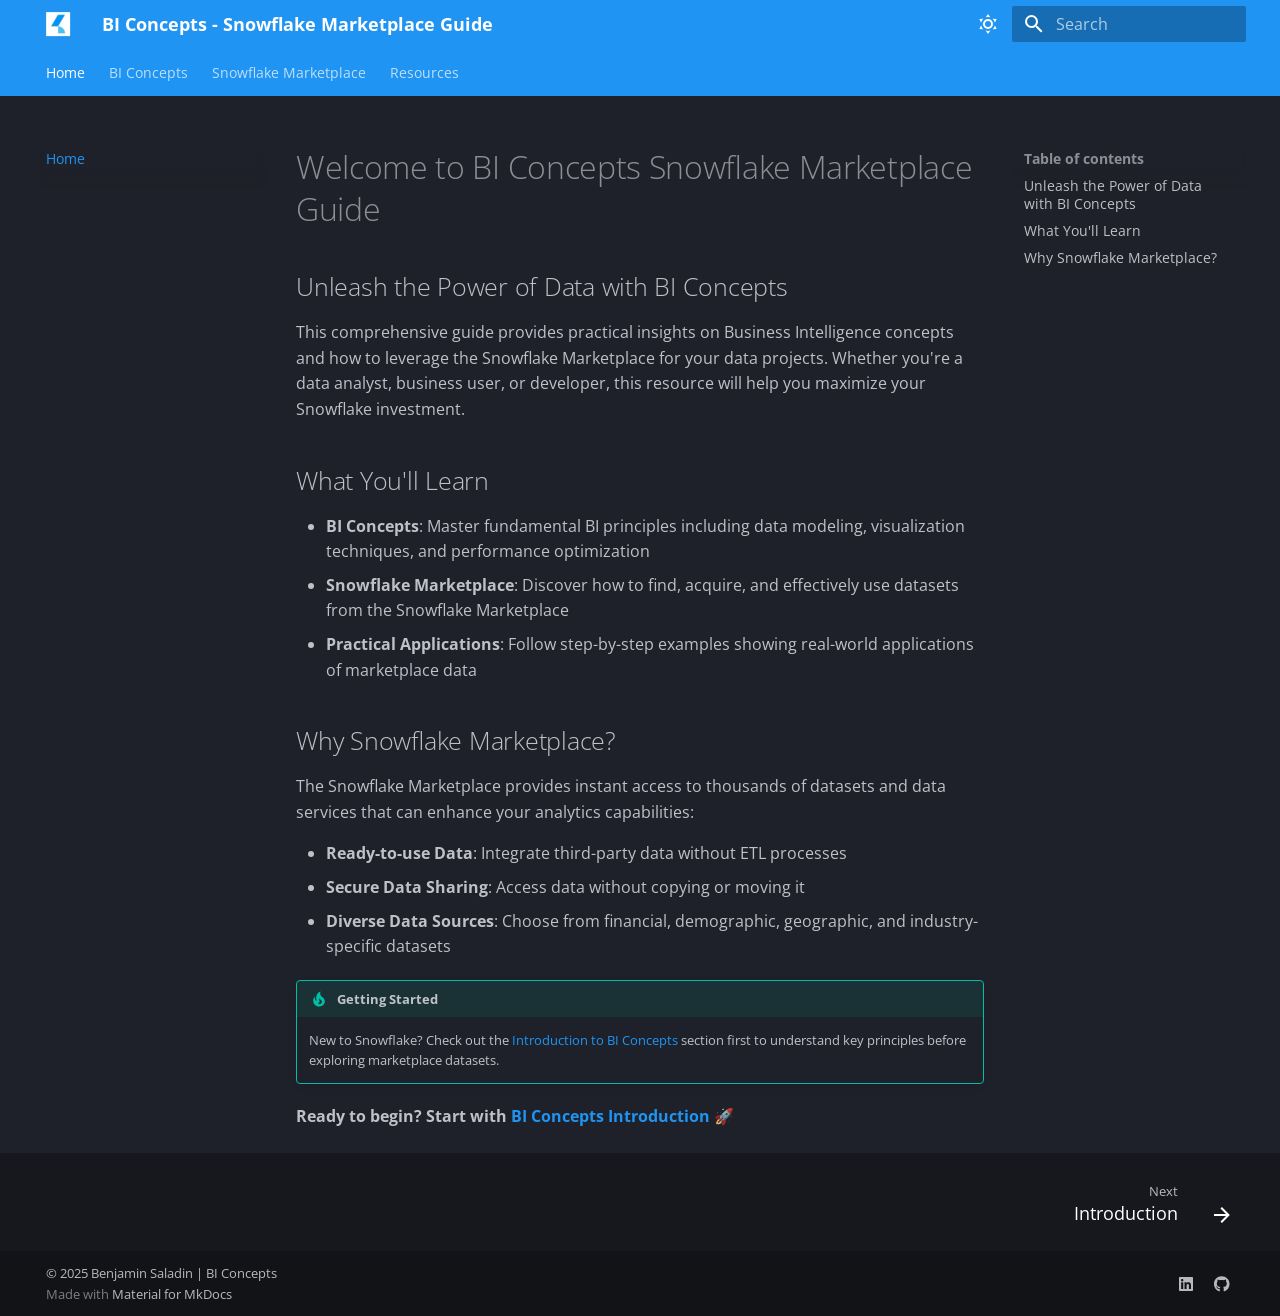
<file: index.html>
<!doctype html>
<html lang="en" class="no-js">
  <head>
    
      <meta charset="utf-8">
      <meta name="viewport" content="width=device-width,initial-scale=1">
      
      
      
        <link rel="canonical" href="https://svc-bi-concepts.github.io/bi-concepts-snowflake/">
      
      
      
        <link rel="next" href="bi-concepts/introduction/">
      
      
      <link rel="icon" href="assets/images/favicon.ico">
      <meta name="generator" content="mkdocs-1.6.1, mkdocs-material-9.6.9">
    
    
      
        <title>BI Concepts - Snowflake Marketplace Guide</title>
      
    
    
      <link rel="stylesheet" href="assets/stylesheets/main.4af4bdda.min.css">
      
        
        <link rel="stylesheet" href="assets/stylesheets/palette.06af60db.min.css">
      
      


    
    
      
    
    
      
        
        
        <link rel="preconnect" href="https://fonts.gstatic.com" crossorigin>
        <link rel="stylesheet" href="https://fonts.googleapis.com/css?family=Open+Sans:300,300i,400,400i,700,700i%7CRoboto+Mono:400,400i,700,700i&display=fallback">
        <style>:root{--md-text-font:"Open Sans";--md-code-font:"Roboto Mono"}</style>
      
    
    
      <link rel="stylesheet" href="stylesheets/extra.css">
    
    <script>__md_scope=new URL(".",location),__md_hash=e=>[...e].reduce(((e,_)=>(e<<5)-e+_.charCodeAt(0)),0),__md_get=(e,_=localStorage,t=__md_scope)=>JSON.parse(_.getItem(t.pathname+"."+e)),__md_set=(e,_,t=localStorage,a=__md_scope)=>{try{t.setItem(a.pathname+"."+e,JSON.stringify(_))}catch(e){}}</script>
    
      

    
    
    
  </head>
  
  
    
    
      
    
    
    
    
    <body dir="ltr" data-md-color-scheme="slate" data-md-color-primary="blue" data-md-color-accent="deep-blue">
  
    
    <input class="md-toggle" data-md-toggle="drawer" type="checkbox" id="__drawer" autocomplete="off">
    <input class="md-toggle" data-md-toggle="search" type="checkbox" id="__search" autocomplete="off">
    <label class="md-overlay" for="__drawer"></label>
    <div data-md-component="skip">
      
        
        <a href="#welcome-to-bi-concepts-snowflake-marketplace-guide" class="md-skip">
          Skip to content
        </a>
      
    </div>
    <div data-md-component="announce">
      
    </div>
    
    
      

<header class="md-header" data-md-component="header">
  <nav class="md-header__inner md-grid" aria-label="Header">
    <a href="." title="BI Concepts - Snowflake Marketplace Guide" class="md-header__button md-logo" aria-label="BI Concepts - Snowflake Marketplace Guide" data-md-component="logo">
      
  <img src="assets/images/BI_Concepts_logo_graphic_color.png" alt="logo">

    </a>
    <label class="md-header__button md-icon" for="__drawer">
      
      <svg xmlns="http://www.w3.org/2000/svg" viewBox="0 0 24 24"><path d="M3 6h18v2H3zm0 5h18v2H3zm0 5h18v2H3z"/></svg>
    </label>
    <div class="md-header__title" data-md-component="header-title">
      <div class="md-header__ellipsis">
        <div class="md-header__topic">
          <span class="md-ellipsis">
            BI Concepts - Snowflake Marketplace Guide
          </span>
        </div>
        <div class="md-header__topic" data-md-component="header-topic">
          <span class="md-ellipsis">
            
              Home
            
          </span>
        </div>
      </div>
    </div>
    
      
        <form class="md-header__option" data-md-component="palette">
  
    
    
    
    <input class="md-option" data-md-color-media="" data-md-color-scheme="slate" data-md-color-primary="blue" data-md-color-accent="deep-blue"  aria-label="Dark mode"  type="radio" name="__palette" id="__palette_0">
    
      <label class="md-header__button md-icon" title="Dark mode" for="__palette_1" hidden>
        <svg xmlns="http://www.w3.org/2000/svg" viewBox="0 0 24 24"><path d="M12 7a5 5 0 0 1 5 5 5 5 0 0 1-5 5 5 5 0 0 1-5-5 5 5 0 0 1 5-5m0 2a3 3 0 0 0-3 3 3 3 0 0 0 3 3 3 3 0 0 0 3-3 3 3 0 0 0-3-3m0-7 2.39 3.42C13.65 5.15 12.84 5 12 5s-1.65.15-2.39.42zM3.34 7l4.16-.35A7.2 7.2 0 0 0 5.94 8.5c-.44.74-.69 1.5-.83 2.29zm.02 10 1.76-3.77a7.131 7.131 0 0 0 2.38 4.14zM20.65 7l-1.77 3.79a7.02 7.02 0 0 0-2.38-4.15zm-.01 10-4.14.36c.59-.51 1.12-1.14 1.54-1.86.42-.73.69-1.5.83-2.29zM12 22l-2.41-3.44c.74.27 1.55.44 2.41.44.82 0 1.63-.17 2.37-.44z"/></svg>
      </label>
    
  
    
    
    
    <input class="md-option" data-md-color-media="" data-md-color-scheme="default" data-md-color-primary="blue" data-md-color-accent="deep-orange"  aria-label="Light mode"  type="radio" name="__palette" id="__palette_1">
    
      <label class="md-header__button md-icon" title="Light mode" for="__palette_0" hidden>
        <svg xmlns="http://www.w3.org/2000/svg" viewBox="0 0 24 24"><path d="m17.75 4.09-2.53 1.94.91 3.06-2.63-1.81-2.63 1.81.91-3.06-2.53-1.94L12.44 4l1.06-3 1.06 3zm3.5 6.91-1.64 1.25.59 1.98-1.7-1.17-1.7 1.17.59-1.98L15.75 11l2.06-.05L18.5 9l.69 1.95zm-2.28 4.95c.83-.08 1.72 1.1 1.19 1.85-.32.45-.66.87-1.08 1.27C15.17 23 8.84 23 4.94 19.07c-3.91-3.9-3.91-10.24 0-14.14.4-.4.82-.76 1.27-1.08.75-.53 1.93.36 1.85 1.19-.27 2.86.69 5.83 2.89 8.02a9.96 9.96 0 0 0 8.02 2.89m-1.64 2.02a12.08 12.08 0 0 1-7.8-3.47c-2.17-2.19-3.33-5-3.49-7.82-2.81 3.14-2.7 7.96.31 10.98 3.02 3.01 7.84 3.12 10.98.31"/></svg>
      </label>
    
  
</form>
      
    
    
      <script>var palette=__md_get("__palette");if(palette&&palette.color){if("(prefers-color-scheme)"===palette.color.media){var media=matchMedia("(prefers-color-scheme: light)"),input=document.querySelector(media.matches?"[data-md-color-media='(prefers-color-scheme: light)']":"[data-md-color-media='(prefers-color-scheme: dark)']");palette.color.media=input.getAttribute("data-md-color-media"),palette.color.scheme=input.getAttribute("data-md-color-scheme"),palette.color.primary=input.getAttribute("data-md-color-primary"),palette.color.accent=input.getAttribute("data-md-color-accent")}for(var[key,value]of Object.entries(palette.color))document.body.setAttribute("data-md-color-"+key,value)}</script>
    
    
    
      <label class="md-header__button md-icon" for="__search">
        
        <svg xmlns="http://www.w3.org/2000/svg" viewBox="0 0 24 24"><path d="M9.5 3A6.5 6.5 0 0 1 16 9.5c0 1.61-.59 3.09-1.56 4.23l.27.27h.79l5 5-1.5 1.5-5-5v-.79l-.27-.27A6.52 6.52 0 0 1 9.5 16 6.5 6.5 0 0 1 3 9.5 6.5 6.5 0 0 1 9.5 3m0 2C7 5 5 7 5 9.5S7 14 9.5 14 14 12 14 9.5 12 5 9.5 5"/></svg>
      </label>
      <div class="md-search" data-md-component="search" role="dialog">
  <label class="md-search__overlay" for="__search"></label>
  <div class="md-search__inner" role="search">
    <form class="md-search__form" name="search">
      <input type="text" class="md-search__input" name="query" aria-label="Search" placeholder="Search" autocapitalize="off" autocorrect="off" autocomplete="off" spellcheck="false" data-md-component="search-query" required>
      <label class="md-search__icon md-icon" for="__search">
        
        <svg xmlns="http://www.w3.org/2000/svg" viewBox="0 0 24 24"><path d="M9.5 3A6.5 6.5 0 0 1 16 9.5c0 1.61-.59 3.09-1.56 4.23l.27.27h.79l5 5-1.5 1.5-5-5v-.79l-.27-.27A6.52 6.52 0 0 1 9.5 16 6.5 6.5 0 0 1 3 9.5 6.5 6.5 0 0 1 9.5 3m0 2C7 5 5 7 5 9.5S7 14 9.5 14 14 12 14 9.5 12 5 9.5 5"/></svg>
        
        <svg xmlns="http://www.w3.org/2000/svg" viewBox="0 0 24 24"><path d="M20 11v2H8l5.5 5.5-1.42 1.42L4.16 12l7.92-7.92L13.5 5.5 8 11z"/></svg>
      </label>
      <nav class="md-search__options" aria-label="Search">
        
          <a href="javascript:void(0)" class="md-search__icon md-icon" title="Share" aria-label="Share" data-clipboard data-clipboard-text="" data-md-component="search-share" tabindex="-1">
            
            <svg xmlns="http://www.w3.org/2000/svg" viewBox="0 0 24 24"><path d="M18 16.08c-.76 0-1.44.3-1.96.77L8.91 12.7c.05-.23.09-.46.09-.7s-.04-.47-.09-.7l7.05-4.11c.54.5 1.25.81 2.04.81a3 3 0 0 0 3-3 3 3 0 0 0-3-3 3 3 0 0 0-3 3c0 .24.04.47.09.7L8.04 9.81C7.5 9.31 6.79 9 6 9a3 3 0 0 0-3 3 3 3 0 0 0 3 3c.79 0 1.5-.31 2.04-.81l7.12 4.15c-.05.21-.08.43-.08.66 0 1.61 1.31 2.91 2.92 2.91s2.92-1.3 2.92-2.91A2.92 2.92 0 0 0 18 16.08"/></svg>
          </a>
        
        <button type="reset" class="md-search__icon md-icon" title="Clear" aria-label="Clear" tabindex="-1">
          
          <svg xmlns="http://www.w3.org/2000/svg" viewBox="0 0 24 24"><path d="M19 6.41 17.59 5 12 10.59 6.41 5 5 6.41 10.59 12 5 17.59 6.41 19 12 13.41 17.59 19 19 17.59 13.41 12z"/></svg>
        </button>
      </nav>
      
        <div class="md-search__suggest" data-md-component="search-suggest"></div>
      
    </form>
    <div class="md-search__output">
      <div class="md-search__scrollwrap" tabindex="0" data-md-scrollfix>
        <div class="md-search-result" data-md-component="search-result">
          <div class="md-search-result__meta">
            Initializing search
          </div>
          <ol class="md-search-result__list" role="presentation"></ol>
        </div>
      </div>
    </div>
  </div>
</div>
    
    
  </nav>
  
</header>
    
    <div class="md-container" data-md-component="container">
      
      
        
          
            
<nav class="md-tabs" aria-label="Tabs" data-md-component="tabs">
  <div class="md-grid">
    <ul class="md-tabs__list">
      
        
  
  
    
  
  
    <li class="md-tabs__item md-tabs__item--active">
      <a href="." class="md-tabs__link">
        
  
    
  
  Home

      </a>
    </li>
  

      
        
  
  
  
    
    
      <li class="md-tabs__item">
        <a href="bi-concepts/introduction/" class="md-tabs__link">
          
  
    
  
  BI Concepts

        </a>
      </li>
    
  

      
        
  
  
  
    
    
      <li class="md-tabs__item">
        <a href="marketplace/overview/" class="md-tabs__link">
          
  
    
  
  Snowflake Marketplace

        </a>
      </li>
    
  

      
        
  
  
  
    <li class="md-tabs__item">
      <a href="resources/" class="md-tabs__link">
        
  
    
  
  Resources

      </a>
    </li>
  

      
    </ul>
  </div>
</nav>
          
        
      
      <main class="md-main" data-md-component="main">
        <div class="md-main__inner md-grid">
          
            
              
              <div class="md-sidebar md-sidebar--primary" data-md-component="sidebar" data-md-type="navigation" >
                <div class="md-sidebar__scrollwrap">
                  <div class="md-sidebar__inner">
                    


  


<nav class="md-nav md-nav--primary md-nav--lifted" aria-label="Navigation" data-md-level="0">
  <label class="md-nav__title" for="__drawer">
    <a href="." title="BI Concepts - Snowflake Marketplace Guide" class="md-nav__button md-logo" aria-label="BI Concepts - Snowflake Marketplace Guide" data-md-component="logo">
      
  <img src="assets/images/BI_Concepts_logo_graphic_color.png" alt="logo">

    </a>
    BI Concepts - Snowflake Marketplace Guide
  </label>
  
  <ul class="md-nav__list" data-md-scrollfix>
    
      
      
  
  
    
  
  
  
    <li class="md-nav__item md-nav__item--active">
      
      <input class="md-nav__toggle md-toggle" type="checkbox" id="__toc">
      
      
        
      
      
        <label class="md-nav__link md-nav__link--active" for="__toc">
          
  
  <span class="md-ellipsis">
    Home
    
  </span>
  

          <span class="md-nav__icon md-icon"></span>
        </label>
      
      <a href="." class="md-nav__link md-nav__link--active">
        
  
  <span class="md-ellipsis">
    Home
    
  </span>
  

      </a>
      
        

<nav class="md-nav md-nav--secondary" aria-label="Table of contents">
  
  
  
    
  
  
    <label class="md-nav__title" for="__toc">
      <span class="md-nav__icon md-icon"></span>
      Table of contents
    </label>
    <ul class="md-nav__list" data-md-component="toc" data-md-scrollfix>
      
        <li class="md-nav__item">
  <a href="#unleash-the-power-of-data-with-bi-concepts" class="md-nav__link">
    <span class="md-ellipsis">
      Unleash the Power of Data with BI Concepts
    </span>
  </a>
  
</li>
      
        <li class="md-nav__item">
  <a href="#what-youll-learn" class="md-nav__link">
    <span class="md-ellipsis">
      What You'll Learn
    </span>
  </a>
  
</li>
      
        <li class="md-nav__item">
  <a href="#why-snowflake-marketplace" class="md-nav__link">
    <span class="md-ellipsis">
      Why Snowflake Marketplace?
    </span>
  </a>
  
</li>
      
    </ul>
  
</nav>
      
    </li>
  

    
      
      
  
  
  
  
    
    
      
        
      
        
      
        
      
        
      
    
    
      
      
        
      
    
    
    <li class="md-nav__item md-nav__item--nested">
      
        
        
        <input class="md-nav__toggle md-toggle " type="checkbox" id="__nav_2" >
        
          
          <label class="md-nav__link" for="__nav_2" id="__nav_2_label" tabindex="0">
            
  
  <span class="md-ellipsis">
    BI Concepts
    
  </span>
  

            <span class="md-nav__icon md-icon"></span>
          </label>
        
        <nav class="md-nav" data-md-level="1" aria-labelledby="__nav_2_label" aria-expanded="false">
          <label class="md-nav__title" for="__nav_2">
            <span class="md-nav__icon md-icon"></span>
            BI Concepts
          </label>
          <ul class="md-nav__list" data-md-scrollfix>
            
              
                
  
  
  
  
    <li class="md-nav__item">
      <a href="bi-concepts/introduction/" class="md-nav__link">
        
  
  <span class="md-ellipsis">
    Introduction
    
  </span>
  

      </a>
    </li>
  

              
            
              
                
  
  
  
  
    <li class="md-nav__item">
      <a href="bi-concepts/data-modeling/" class="md-nav__link">
        
  
  <span class="md-ellipsis">
    Data Modeling
    
  </span>
  

      </a>
    </li>
  

              
            
              
                
  
  
  
  
    <li class="md-nav__item">
      <a href="bi-concepts/data-visualization/" class="md-nav__link">
        
  
  <span class="md-ellipsis">
    Data Visualization
    
  </span>
  

      </a>
    </li>
  

              
            
              
                
  
  
  
  
    <li class="md-nav__item">
      <a href="bi-concepts/performance/" class="md-nav__link">
        
  
  <span class="md-ellipsis">
    Performance Optimization
    
  </span>
  

      </a>
    </li>
  

              
            
          </ul>
        </nav>
      
    </li>
  

    
      
      
  
  
  
  
    
    
      
        
      
        
      
        
      
        
      
        
      
        
      
    
    
      
      
        
      
    
    
    <li class="md-nav__item md-nav__item--nested">
      
        
        
        <input class="md-nav__toggle md-toggle " type="checkbox" id="__nav_3" >
        
          
          <label class="md-nav__link" for="__nav_3" id="__nav_3_label" tabindex="0">
            
  
  <span class="md-ellipsis">
    Snowflake Marketplace
    
  </span>
  

            <span class="md-nav__icon md-icon"></span>
          </label>
        
        <nav class="md-nav" data-md-level="1" aria-labelledby="__nav_3_label" aria-expanded="false">
          <label class="md-nav__title" for="__nav_3">
            <span class="md-nav__icon md-icon"></span>
            Snowflake Marketplace
          </label>
          <ul class="md-nav__list" data-md-scrollfix>
            
              
                
  
  
  
  
    <li class="md-nav__item">
      <a href="marketplace/overview/" class="md-nav__link">
        
  
  <span class="md-ellipsis">
    Overview
    
  </span>
  

      </a>
    </li>
  

              
            
              
                
  
  
  
  
    <li class="md-nav__item">
      <a href="marketplace/swiss-calendar/" class="md-nav__link">
        
  
  <span class="md-ellipsis">
    Swiss Calendar
    
  </span>
  

      </a>
    </li>
  

              
            
              
                
  
  
  
  
    <li class="md-nav__item">
      <a href="marketplace/finding-datasets/" class="md-nav__link">
        
  
  <span class="md-ellipsis">
    Finding Datasets
    
  </span>
  

      </a>
    </li>
  

              
            
              
                
  
  
  
  
    <li class="md-nav__item">
      <a href="marketplace/acquiring-datasets/" class="md-nav__link">
        
  
  <span class="md-ellipsis">
    Acquiring Datasets
    
  </span>
  

      </a>
    </li>
  

              
            
              
                
  
  
  
  
    <li class="md-nav__item">
      <a href="marketplace/using-datasets/" class="md-nav__link">
        
  
  <span class="md-ellipsis">
    Using Datasets
    
  </span>
  

      </a>
    </li>
  

              
            
              
                
  
  
  
  
    <li class="md-nav__item">
      <a href="marketplace/example-projects/" class="md-nav__link">
        
  
  <span class="md-ellipsis">
    Example Projects
    
  </span>
  

      </a>
    </li>
  

              
            
          </ul>
        </nav>
      
    </li>
  

    
      
      
  
  
  
  
    <li class="md-nav__item">
      <a href="resources/" class="md-nav__link">
        
  
  <span class="md-ellipsis">
    Resources
    
  </span>
  

      </a>
    </li>
  

    
  </ul>
</nav>
                  </div>
                </div>
              </div>
            
            
              
              <div class="md-sidebar md-sidebar--secondary" data-md-component="sidebar" data-md-type="toc" >
                <div class="md-sidebar__scrollwrap">
                  <div class="md-sidebar__inner">
                    

<nav class="md-nav md-nav--secondary" aria-label="Table of contents">
  
  
  
    
  
  
    <label class="md-nav__title" for="__toc">
      <span class="md-nav__icon md-icon"></span>
      Table of contents
    </label>
    <ul class="md-nav__list" data-md-component="toc" data-md-scrollfix>
      
        <li class="md-nav__item">
  <a href="#unleash-the-power-of-data-with-bi-concepts" class="md-nav__link">
    <span class="md-ellipsis">
      Unleash the Power of Data with BI Concepts
    </span>
  </a>
  
</li>
      
        <li class="md-nav__item">
  <a href="#what-youll-learn" class="md-nav__link">
    <span class="md-ellipsis">
      What You'll Learn
    </span>
  </a>
  
</li>
      
        <li class="md-nav__item">
  <a href="#why-snowflake-marketplace" class="md-nav__link">
    <span class="md-ellipsis">
      Why Snowflake Marketplace?
    </span>
  </a>
  
</li>
      
    </ul>
  
</nav>
                  </div>
                </div>
              </div>
            
          
          
            <div class="md-content" data-md-component="content">
              <article class="md-content__inner md-typeset">
                
                  



<h1 id="welcome-to-bi-concepts-snowflake-marketplace-guide">Welcome to BI Concepts Snowflake Marketplace Guide</h1>
<h2 id="unleash-the-power-of-data-with-bi-concepts">Unleash the Power of Data with BI Concepts</h2>
<p>This comprehensive guide provides practical insights on Business Intelligence concepts and how to leverage the Snowflake Marketplace for your data projects. Whether you're a data analyst, business user, or developer, this resource will help you maximize your Snowflake investment.</p>
<h2 id="what-youll-learn">What You'll Learn</h2>
<ul>
<li><strong>BI Concepts</strong>: Master fundamental BI principles including data modeling, visualization techniques, and performance optimization</li>
<li><strong>Snowflake Marketplace</strong>: Discover how to find, acquire, and effectively use datasets from the Snowflake Marketplace</li>
<li><strong>Practical Applications</strong>: Follow step-by-step examples showing real-world applications of marketplace data</li>
</ul>
<h2 id="why-snowflake-marketplace">Why Snowflake Marketplace?</h2>
<p>The Snowflake Marketplace provides instant access to thousands of datasets and data services that can enhance your analytics capabilities:</p>
<ul>
<li><strong>Ready-to-use Data</strong>: Integrate third-party data without ETL processes</li>
<li><strong>Secure Data Sharing</strong>: Access data without copying or moving it</li>
<li><strong>Diverse Data Sources</strong>: Choose from financial, demographic, geographic, and industry-specific datasets</li>
</ul>
<div class="admonition tip">
<p class="admonition-title">Getting Started</p>
<p>New to Snowflake? Check out the <a href="bi-concepts/introduction/">Introduction to BI Concepts</a> section first to understand key principles before exploring marketplace datasets.</p>
</div>
<p><strong>Ready to begin? Start with <a href="bi-concepts/introduction/">BI Concepts Introduction</a></strong> 🚀</p>












                
              </article>
            </div>
          
          
<script>var target=document.getElementById(location.hash.slice(1));target&&target.name&&(target.checked=target.name.startsWith("__tabbed_"))</script>
        </div>
        
          <button type="button" class="md-top md-icon" data-md-component="top" hidden>
  
  <svg xmlns="http://www.w3.org/2000/svg" viewBox="0 0 24 24"><path d="M13 20h-2V8l-5.5 5.5-1.42-1.42L12 4.16l7.92 7.92-1.42 1.42L13 8z"/></svg>
  Back to top
</button>
        
      </main>
      
        <footer class="md-footer">
  
    
      
      <nav class="md-footer__inner md-grid" aria-label="Footer" >
        
        
          
          <a href="bi-concepts/introduction/" class="md-footer__link md-footer__link--next" aria-label="Next: Introduction">
            <div class="md-footer__title">
              <span class="md-footer__direction">
                Next
              </span>
              <div class="md-ellipsis">
                Introduction
              </div>
            </div>
            <div class="md-footer__button md-icon">
              
              <svg xmlns="http://www.w3.org/2000/svg" viewBox="0 0 24 24"><path d="M4 11v2h12l-5.5 5.5 1.42 1.42L19.84 12l-7.92-7.92L10.5 5.5 16 11z"/></svg>
            </div>
          </a>
        
      </nav>
    
  
  <div class="md-footer-meta md-typeset">
    <div class="md-footer-meta__inner md-grid">
      <div class="md-copyright">
  
    <div class="md-copyright__highlight">
      &copy; 2025 <a href="https://www.bi-concepts.ch/team/benjamin-saladin"  target="_blank" rel="noopener">Benjamin Saladin</a> | <a href="https://www.bi-concepts.ch"  target="_blank" rel="noopener">BI Concepts</a>

    </div>
  
  
    Made with
    <a href="https://squidfunk.github.io/mkdocs-material/" target="_blank" rel="noopener">
      Material for MkDocs
    </a>
  
</div>
      
        <div class="md-social">
  
    
    
    
    
      
      
    
    <a href="https://www.linkedin.com/in/benjamin-saladin" target="_blank" rel="noopener" title="www.linkedin.com" class="md-social__link">
      <svg xmlns="http://www.w3.org/2000/svg" viewBox="0 0 448 512"><!--! Font Awesome Free 6.7.2 by @fontawesome - https://fontawesome.com License - https://fontawesome.com/license/free (Icons: CC BY 4.0, Fonts: SIL OFL 1.1, Code: MIT License) Copyright 2024 Fonticons, Inc.--><path d="M416 32H31.9C14.3 32 0 46.5 0 64.3v383.4C0 465.5 14.3 480 31.9 480H416c17.6 0 32-14.5 32-32.3V64.3c0-17.8-14.4-32.3-32-32.3M135.4 416H69V202.2h66.5V416zm-33.2-243c-21.3 0-38.5-17.3-38.5-38.5S80.9 96 102.2 96c21.2 0 38.5 17.3 38.5 38.5 0 21.3-17.2 38.5-38.5 38.5m282.1 243h-66.4V312c0-24.8-.5-56.7-34.5-56.7-34.6 0-39.9 27-39.9 54.9V416h-66.4V202.2h63.7v29.2h.9c8.9-16.8 30.6-34.5 62.9-34.5 67.2 0 79.7 44.3 79.7 101.9z"/></svg>
    </a>
  
    
    
    
    
      
      
    
    <a href="https://github.com/svc-bi-concepts" target="_blank" rel="noopener" title="github.com" class="md-social__link">
      <svg xmlns="http://www.w3.org/2000/svg" viewBox="0 0 496 512"><!--! Font Awesome Free 6.7.2 by @fontawesome - https://fontawesome.com License - https://fontawesome.com/license/free (Icons: CC BY 4.0, Fonts: SIL OFL 1.1, Code: MIT License) Copyright 2024 Fonticons, Inc.--><path d="M165.9 397.4c0 2-2.3 3.6-5.2 3.6-3.3.3-5.6-1.3-5.6-3.6 0-2 2.3-3.6 5.2-3.6 3-.3 5.6 1.3 5.6 3.6m-31.1-4.5c-.7 2 1.3 4.3 4.3 4.9 2.6 1 5.6 0 6.2-2s-1.3-4.3-4.3-5.2c-2.6-.7-5.5.3-6.2 2.3m44.2-1.7c-2.9.7-4.9 2.6-4.6 4.9.3 2 2.9 3.3 5.9 2.6 2.9-.7 4.9-2.6 4.6-4.6-.3-1.9-3-3.2-5.9-2.9M244.8 8C106.1 8 0 113.3 0 252c0 110.9 69.8 205.8 169.5 239.2 12.8 2.3 17.3-5.6 17.3-12.1 0-6.2-.3-40.4-.3-61.4 0 0-70 15-84.7-29.8 0 0-11.4-29.1-27.8-36.6 0 0-22.9-15.7 1.6-15.4 0 0 24.9 2 38.6 25.8 21.9 38.6 58.6 27.5 72.9 20.9 2.3-16 8.8-27.1 16-33.7-55.9-6.2-112.3-14.3-112.3-110.5 0-27.5 7.6-41.3 23.6-58.9-2.6-6.5-11.1-33.3 2.6-67.9 20.9-6.5 69 27 69 27 20-5.6 41.5-8.5 62.8-8.5s42.8 2.9 62.8 8.5c0 0 48.1-33.6 69-27 13.7 34.7 5.2 61.4 2.6 67.9 16 17.7 25.8 31.5 25.8 58.9 0 96.5-58.9 104.2-114.8 110.5 9.2 7.9 17 22.9 17 46.4 0 33.7-.3 75.4-.3 83.6 0 6.5 4.6 14.4 17.3 12.1C428.2 457.8 496 362.9 496 252 496 113.3 383.5 8 244.8 8M97.2 352.9c-1.3 1-1 3.3.7 5.2 1.6 1.6 3.9 2.3 5.2 1 1.3-1 1-3.3-.7-5.2-1.6-1.6-3.9-2.3-5.2-1m-10.8-8.1c-.7 1.3.3 2.9 2.3 3.9 1.6 1 3.6.7 4.3-.7.7-1.3-.3-2.9-2.3-3.9-2-.6-3.6-.3-4.3.7m32.4 35.6c-1.6 1.3-1 4.3 1.3 6.2 2.3 2.3 5.2 2.6 6.5 1 1.3-1.3.7-4.3-1.3-6.2-2.2-2.3-5.2-2.6-6.5-1m-11.4-14.7c-1.6 1-1.6 3.6 0 5.9s4.3 3.3 5.6 2.3c1.6-1.3 1.6-3.9 0-6.2-1.4-2.3-4-3.3-5.6-2"/></svg>
    </a>
  
</div>
      
    </div>
  </div>
</footer>
      
    </div>
    <div class="md-dialog" data-md-component="dialog">
      <div class="md-dialog__inner md-typeset"></div>
    </div>
    
    
    <script id="__config" type="application/json">{"base": ".", "features": ["content.action.edit", "content.action.view", "content.code.annotate", "content.code.copy", "content.tooltips", "navigation.tabs", "navigation.sections", "navigation.footer", "navigation.indexes", "navigation.top", "navigation.tracking", "search.highlight", "search.share", "search.suggest", "toc.follow"], "search": "assets/javascripts/workers/search.f8cc74c7.min.js", "translations": {"clipboard.copied": "Copied to clipboard", "clipboard.copy": "Copy to clipboard", "search.result.more.one": "1 more on this page", "search.result.more.other": "# more on this page", "search.result.none": "No matching documents", "search.result.one": "1 matching document", "search.result.other": "# matching documents", "search.result.placeholder": "Type to start searching", "search.result.term.missing": "Missing", "select.version": "Select version"}}</script>
    
    
      <script src="assets/javascripts/bundle.c8b220af.min.js"></script>
      
    
  </body>
</html>
</file>
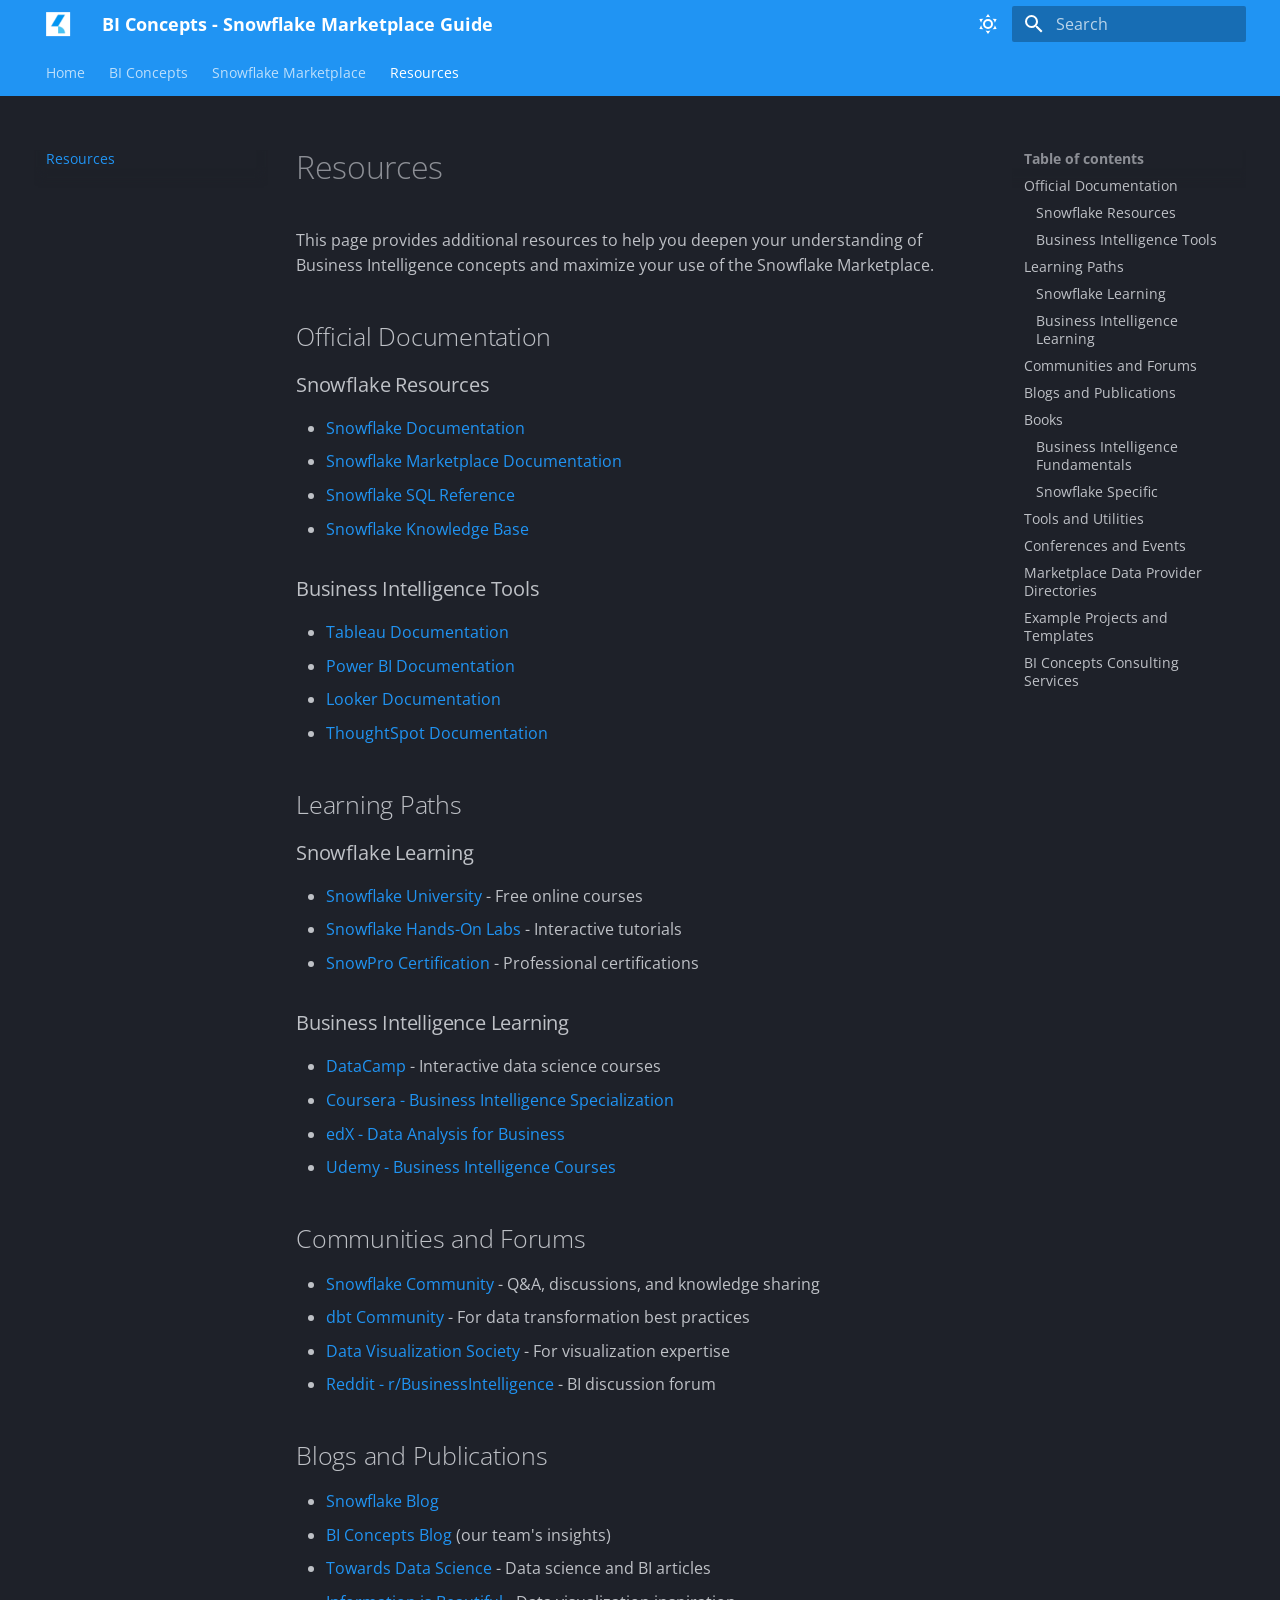
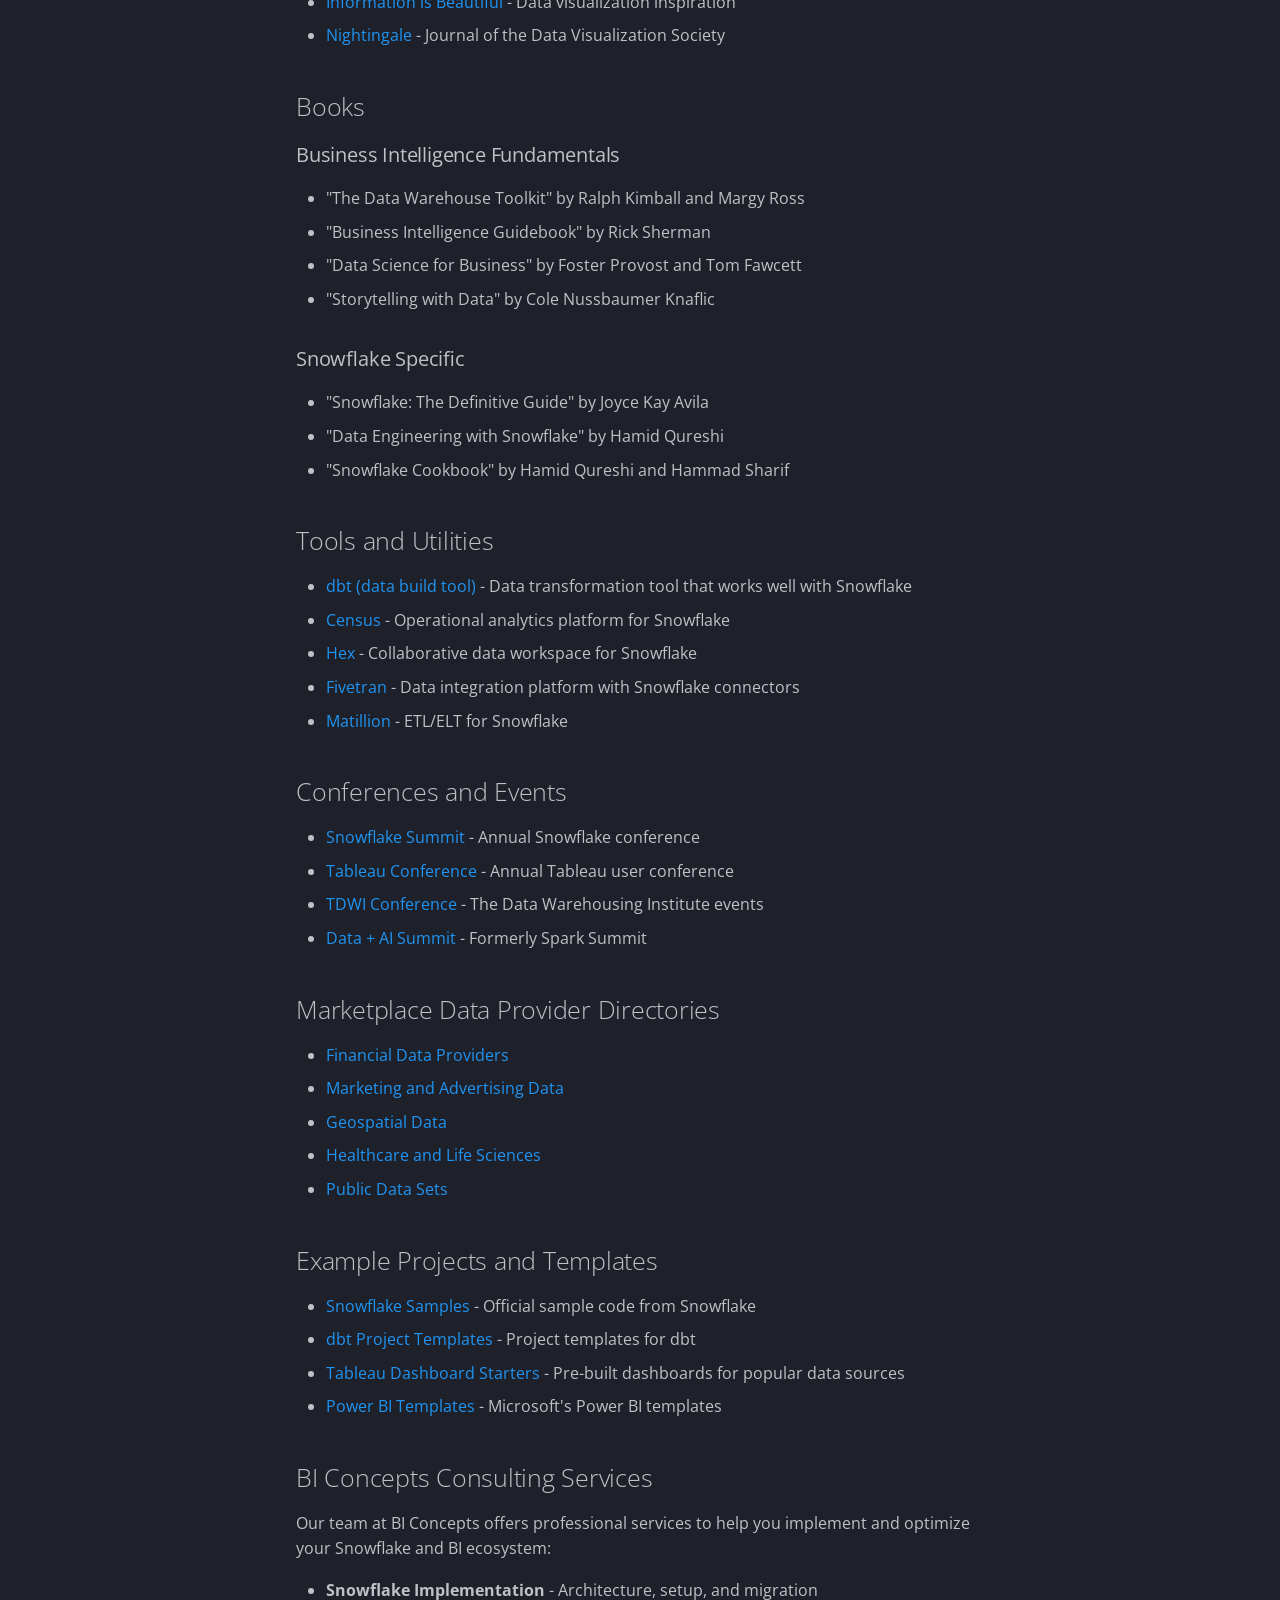
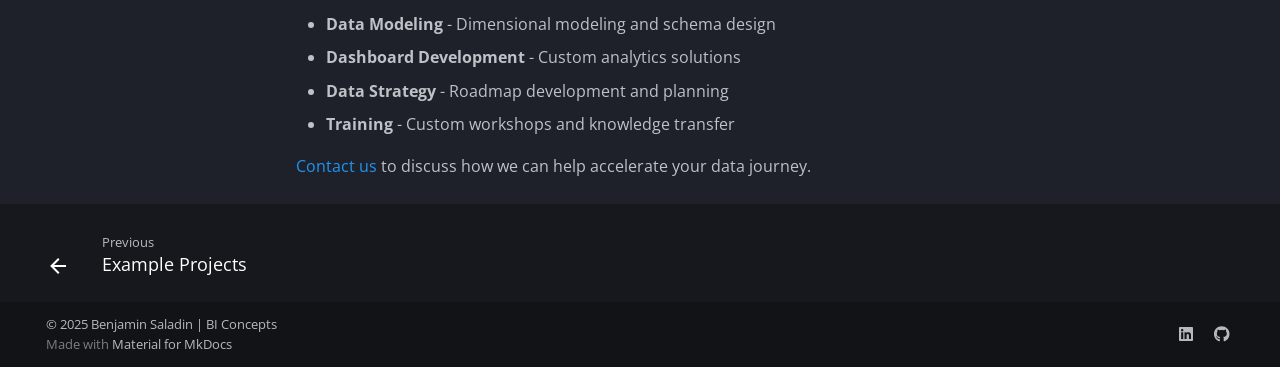
<file: resources/index.html>
<!doctype html>
<html lang="en" class="no-js">
  <head>
    
      <meta charset="utf-8">
      <meta name="viewport" content="width=device-width,initial-scale=1">
      
      
      
        <link rel="canonical" href="https://svc-bi-concepts.github.io/bi-concepts-snowflake/resources/">
      
      
        <link rel="prev" href="../marketplace/example-projects/">
      
      
      
      <link rel="icon" href="../assets/images/favicon.ico">
      <meta name="generator" content="mkdocs-1.6.1, mkdocs-material-9.6.9">
    
    
      
        <title>Resources - BI Concepts - Snowflake Marketplace Guide</title>
      
    
    
      <link rel="stylesheet" href="../assets/stylesheets/main.4af4bdda.min.css">
      
        
        <link rel="stylesheet" href="../assets/stylesheets/palette.06af60db.min.css">
      
      


    
    
      
    
    
      
        
        
        <link rel="preconnect" href="https://fonts.gstatic.com" crossorigin>
        <link rel="stylesheet" href="https://fonts.googleapis.com/css?family=Open+Sans:300,300i,400,400i,700,700i%7CRoboto+Mono:400,400i,700,700i&display=fallback">
        <style>:root{--md-text-font:"Open Sans";--md-code-font:"Roboto Mono"}</style>
      
    
    
      <link rel="stylesheet" href="../stylesheets/extra.css">
    
    <script>__md_scope=new URL("..",location),__md_hash=e=>[...e].reduce(((e,_)=>(e<<5)-e+_.charCodeAt(0)),0),__md_get=(e,_=localStorage,t=__md_scope)=>JSON.parse(_.getItem(t.pathname+"."+e)),__md_set=(e,_,t=localStorage,a=__md_scope)=>{try{t.setItem(a.pathname+"."+e,JSON.stringify(_))}catch(e){}}</script>
    
      

    
    
    
  </head>
  
  
    
    
      
    
    
    
    
    <body dir="ltr" data-md-color-scheme="slate" data-md-color-primary="blue" data-md-color-accent="deep-blue">
  
    
    <input class="md-toggle" data-md-toggle="drawer" type="checkbox" id="__drawer" autocomplete="off">
    <input class="md-toggle" data-md-toggle="search" type="checkbox" id="__search" autocomplete="off">
    <label class="md-overlay" for="__drawer"></label>
    <div data-md-component="skip">
      
        
        <a href="#resources" class="md-skip">
          Skip to content
        </a>
      
    </div>
    <div data-md-component="announce">
      
    </div>
    
    
      

<header class="md-header" data-md-component="header">
  <nav class="md-header__inner md-grid" aria-label="Header">
    <a href=".." title="BI Concepts - Snowflake Marketplace Guide" class="md-header__button md-logo" aria-label="BI Concepts - Snowflake Marketplace Guide" data-md-component="logo">
      
  <img src="../assets/images/BI_Concepts_logo_graphic_color.png" alt="logo">

    </a>
    <label class="md-header__button md-icon" for="__drawer">
      
      <svg xmlns="http://www.w3.org/2000/svg" viewBox="0 0 24 24"><path d="M3 6h18v2H3zm0 5h18v2H3zm0 5h18v2H3z"/></svg>
    </label>
    <div class="md-header__title" data-md-component="header-title">
      <div class="md-header__ellipsis">
        <div class="md-header__topic">
          <span class="md-ellipsis">
            BI Concepts - Snowflake Marketplace Guide
          </span>
        </div>
        <div class="md-header__topic" data-md-component="header-topic">
          <span class="md-ellipsis">
            
              Resources
            
          </span>
        </div>
      </div>
    </div>
    
      
        <form class="md-header__option" data-md-component="palette">
  
    
    
    
    <input class="md-option" data-md-color-media="" data-md-color-scheme="slate" data-md-color-primary="blue" data-md-color-accent="deep-blue"  aria-label="Dark mode"  type="radio" name="__palette" id="__palette_0">
    
      <label class="md-header__button md-icon" title="Dark mode" for="__palette_1" hidden>
        <svg xmlns="http://www.w3.org/2000/svg" viewBox="0 0 24 24"><path d="M12 7a5 5 0 0 1 5 5 5 5 0 0 1-5 5 5 5 0 0 1-5-5 5 5 0 0 1 5-5m0 2a3 3 0 0 0-3 3 3 3 0 0 0 3 3 3 3 0 0 0 3-3 3 3 0 0 0-3-3m0-7 2.39 3.42C13.65 5.15 12.84 5 12 5s-1.65.15-2.39.42zM3.34 7l4.16-.35A7.2 7.2 0 0 0 5.94 8.5c-.44.74-.69 1.5-.83 2.29zm.02 10 1.76-3.77a7.131 7.131 0 0 0 2.38 4.14zM20.65 7l-1.77 3.79a7.02 7.02 0 0 0-2.38-4.15zm-.01 10-4.14.36c.59-.51 1.12-1.14 1.54-1.86.42-.73.69-1.5.83-2.29zM12 22l-2.41-3.44c.74.27 1.55.44 2.41.44.82 0 1.63-.17 2.37-.44z"/></svg>
      </label>
    
  
    
    
    
    <input class="md-option" data-md-color-media="" data-md-color-scheme="default" data-md-color-primary="blue" data-md-color-accent="deep-orange"  aria-label="Light mode"  type="radio" name="__palette" id="__palette_1">
    
      <label class="md-header__button md-icon" title="Light mode" for="__palette_0" hidden>
        <svg xmlns="http://www.w3.org/2000/svg" viewBox="0 0 24 24"><path d="m17.75 4.09-2.53 1.94.91 3.06-2.63-1.81-2.63 1.81.91-3.06-2.53-1.94L12.44 4l1.06-3 1.06 3zm3.5 6.91-1.64 1.25.59 1.98-1.7-1.17-1.7 1.17.59-1.98L15.75 11l2.06-.05L18.5 9l.69 1.95zm-2.28 4.95c.83-.08 1.72 1.1 1.19 1.85-.32.45-.66.87-1.08 1.27C15.17 23 8.84 23 4.94 19.07c-3.91-3.9-3.91-10.24 0-14.14.4-.4.82-.76 1.27-1.08.75-.53 1.93.36 1.85 1.19-.27 2.86.69 5.83 2.89 8.02a9.96 9.96 0 0 0 8.02 2.89m-1.64 2.02a12.08 12.08 0 0 1-7.8-3.47c-2.17-2.19-3.33-5-3.49-7.82-2.81 3.14-2.7 7.96.31 10.98 3.02 3.01 7.84 3.12 10.98.31"/></svg>
      </label>
    
  
</form>
      
    
    
      <script>var palette=__md_get("__palette");if(palette&&palette.color){if("(prefers-color-scheme)"===palette.color.media){var media=matchMedia("(prefers-color-scheme: light)"),input=document.querySelector(media.matches?"[data-md-color-media='(prefers-color-scheme: light)']":"[data-md-color-media='(prefers-color-scheme: dark)']");palette.color.media=input.getAttribute("data-md-color-media"),palette.color.scheme=input.getAttribute("data-md-color-scheme"),palette.color.primary=input.getAttribute("data-md-color-primary"),palette.color.accent=input.getAttribute("data-md-color-accent")}for(var[key,value]of Object.entries(palette.color))document.body.setAttribute("data-md-color-"+key,value)}</script>
    
    
    
      <label class="md-header__button md-icon" for="__search">
        
        <svg xmlns="http://www.w3.org/2000/svg" viewBox="0 0 24 24"><path d="M9.5 3A6.5 6.5 0 0 1 16 9.5c0 1.61-.59 3.09-1.56 4.23l.27.27h.79l5 5-1.5 1.5-5-5v-.79l-.27-.27A6.52 6.52 0 0 1 9.5 16 6.5 6.5 0 0 1 3 9.5 6.5 6.5 0 0 1 9.5 3m0 2C7 5 5 7 5 9.5S7 14 9.5 14 14 12 14 9.5 12 5 9.5 5"/></svg>
      </label>
      <div class="md-search" data-md-component="search" role="dialog">
  <label class="md-search__overlay" for="__search"></label>
  <div class="md-search__inner" role="search">
    <form class="md-search__form" name="search">
      <input type="text" class="md-search__input" name="query" aria-label="Search" placeholder="Search" autocapitalize="off" autocorrect="off" autocomplete="off" spellcheck="false" data-md-component="search-query" required>
      <label class="md-search__icon md-icon" for="__search">
        
        <svg xmlns="http://www.w3.org/2000/svg" viewBox="0 0 24 24"><path d="M9.5 3A6.5 6.5 0 0 1 16 9.5c0 1.61-.59 3.09-1.56 4.23l.27.27h.79l5 5-1.5 1.5-5-5v-.79l-.27-.27A6.52 6.52 0 0 1 9.5 16 6.5 6.5 0 0 1 3 9.5 6.5 6.5 0 0 1 9.5 3m0 2C7 5 5 7 5 9.5S7 14 9.5 14 14 12 14 9.5 12 5 9.5 5"/></svg>
        
        <svg xmlns="http://www.w3.org/2000/svg" viewBox="0 0 24 24"><path d="M20 11v2H8l5.5 5.5-1.42 1.42L4.16 12l7.92-7.92L13.5 5.5 8 11z"/></svg>
      </label>
      <nav class="md-search__options" aria-label="Search">
        
          <a href="javascript:void(0)" class="md-search__icon md-icon" title="Share" aria-label="Share" data-clipboard data-clipboard-text="" data-md-component="search-share" tabindex="-1">
            
            <svg xmlns="http://www.w3.org/2000/svg" viewBox="0 0 24 24"><path d="M18 16.08c-.76 0-1.44.3-1.96.77L8.91 12.7c.05-.23.09-.46.09-.7s-.04-.47-.09-.7l7.05-4.11c.54.5 1.25.81 2.04.81a3 3 0 0 0 3-3 3 3 0 0 0-3-3 3 3 0 0 0-3 3c0 .24.04.47.09.7L8.04 9.81C7.5 9.31 6.79 9 6 9a3 3 0 0 0-3 3 3 3 0 0 0 3 3c.79 0 1.5-.31 2.04-.81l7.12 4.15c-.05.21-.08.43-.08.66 0 1.61 1.31 2.91 2.92 2.91s2.92-1.3 2.92-2.91A2.92 2.92 0 0 0 18 16.08"/></svg>
          </a>
        
        <button type="reset" class="md-search__icon md-icon" title="Clear" aria-label="Clear" tabindex="-1">
          
          <svg xmlns="http://www.w3.org/2000/svg" viewBox="0 0 24 24"><path d="M19 6.41 17.59 5 12 10.59 6.41 5 5 6.41 10.59 12 5 17.59 6.41 19 12 13.41 17.59 19 19 17.59 13.41 12z"/></svg>
        </button>
      </nav>
      
        <div class="md-search__suggest" data-md-component="search-suggest"></div>
      
    </form>
    <div class="md-search__output">
      <div class="md-search__scrollwrap" tabindex="0" data-md-scrollfix>
        <div class="md-search-result" data-md-component="search-result">
          <div class="md-search-result__meta">
            Initializing search
          </div>
          <ol class="md-search-result__list" role="presentation"></ol>
        </div>
      </div>
    </div>
  </div>
</div>
    
    
  </nav>
  
</header>
    
    <div class="md-container" data-md-component="container">
      
      
        
          
            
<nav class="md-tabs" aria-label="Tabs" data-md-component="tabs">
  <div class="md-grid">
    <ul class="md-tabs__list">
      
        
  
  
  
    <li class="md-tabs__item">
      <a href=".." class="md-tabs__link">
        
  
    
  
  Home

      </a>
    </li>
  

      
        
  
  
  
    
    
      <li class="md-tabs__item">
        <a href="../bi-concepts/introduction/" class="md-tabs__link">
          
  
    
  
  BI Concepts

        </a>
      </li>
    
  

      
        
  
  
  
    
    
      <li class="md-tabs__item">
        <a href="../marketplace/overview/" class="md-tabs__link">
          
  
    
  
  Snowflake Marketplace

        </a>
      </li>
    
  

      
        
  
  
    
  
  
    <li class="md-tabs__item md-tabs__item--active">
      <a href="./" class="md-tabs__link">
        
  
    
  
  Resources

      </a>
    </li>
  

      
    </ul>
  </div>
</nav>
          
        
      
      <main class="md-main" data-md-component="main">
        <div class="md-main__inner md-grid">
          
            
              
              <div class="md-sidebar md-sidebar--primary" data-md-component="sidebar" data-md-type="navigation" >
                <div class="md-sidebar__scrollwrap">
                  <div class="md-sidebar__inner">
                    


  


<nav class="md-nav md-nav--primary md-nav--lifted" aria-label="Navigation" data-md-level="0">
  <label class="md-nav__title" for="__drawer">
    <a href=".." title="BI Concepts - Snowflake Marketplace Guide" class="md-nav__button md-logo" aria-label="BI Concepts - Snowflake Marketplace Guide" data-md-component="logo">
      
  <img src="../assets/images/BI_Concepts_logo_graphic_color.png" alt="logo">

    </a>
    BI Concepts - Snowflake Marketplace Guide
  </label>
  
  <ul class="md-nav__list" data-md-scrollfix>
    
      
      
  
  
  
  
    <li class="md-nav__item">
      <a href=".." class="md-nav__link">
        
  
  <span class="md-ellipsis">
    Home
    
  </span>
  

      </a>
    </li>
  

    
      
      
  
  
  
  
    
    
      
        
      
        
      
        
      
        
      
    
    
      
      
        
      
    
    
    <li class="md-nav__item md-nav__item--nested">
      
        
        
        <input class="md-nav__toggle md-toggle " type="checkbox" id="__nav_2" >
        
          
          <label class="md-nav__link" for="__nav_2" id="__nav_2_label" tabindex="0">
            
  
  <span class="md-ellipsis">
    BI Concepts
    
  </span>
  

            <span class="md-nav__icon md-icon"></span>
          </label>
        
        <nav class="md-nav" data-md-level="1" aria-labelledby="__nav_2_label" aria-expanded="false">
          <label class="md-nav__title" for="__nav_2">
            <span class="md-nav__icon md-icon"></span>
            BI Concepts
          </label>
          <ul class="md-nav__list" data-md-scrollfix>
            
              
                
  
  
  
  
    <li class="md-nav__item">
      <a href="../bi-concepts/introduction/" class="md-nav__link">
        
  
  <span class="md-ellipsis">
    Introduction
    
  </span>
  

      </a>
    </li>
  

              
            
              
                
  
  
  
  
    <li class="md-nav__item">
      <a href="../bi-concepts/data-modeling/" class="md-nav__link">
        
  
  <span class="md-ellipsis">
    Data Modeling
    
  </span>
  

      </a>
    </li>
  

              
            
              
                
  
  
  
  
    <li class="md-nav__item">
      <a href="../bi-concepts/data-visualization/" class="md-nav__link">
        
  
  <span class="md-ellipsis">
    Data Visualization
    
  </span>
  

      </a>
    </li>
  

              
            
              
                
  
  
  
  
    <li class="md-nav__item">
      <a href="../bi-concepts/performance/" class="md-nav__link">
        
  
  <span class="md-ellipsis">
    Performance Optimization
    
  </span>
  

      </a>
    </li>
  

              
            
          </ul>
        </nav>
      
    </li>
  

    
      
      
  
  
  
  
    
    
      
        
      
        
      
        
      
        
      
        
      
        
      
    
    
      
      
        
      
    
    
    <li class="md-nav__item md-nav__item--nested">
      
        
        
        <input class="md-nav__toggle md-toggle " type="checkbox" id="__nav_3" >
        
          
          <label class="md-nav__link" for="__nav_3" id="__nav_3_label" tabindex="0">
            
  
  <span class="md-ellipsis">
    Snowflake Marketplace
    
  </span>
  

            <span class="md-nav__icon md-icon"></span>
          </label>
        
        <nav class="md-nav" data-md-level="1" aria-labelledby="__nav_3_label" aria-expanded="false">
          <label class="md-nav__title" for="__nav_3">
            <span class="md-nav__icon md-icon"></span>
            Snowflake Marketplace
          </label>
          <ul class="md-nav__list" data-md-scrollfix>
            
              
                
  
  
  
  
    <li class="md-nav__item">
      <a href="../marketplace/overview/" class="md-nav__link">
        
  
  <span class="md-ellipsis">
    Overview
    
  </span>
  

      </a>
    </li>
  

              
            
              
                
  
  
  
  
    <li class="md-nav__item">
      <a href="../marketplace/swiss-calendar/" class="md-nav__link">
        
  
  <span class="md-ellipsis">
    Swiss Calendar
    
  </span>
  

      </a>
    </li>
  

              
            
              
                
  
  
  
  
    <li class="md-nav__item">
      <a href="../marketplace/finding-datasets/" class="md-nav__link">
        
  
  <span class="md-ellipsis">
    Finding Datasets
    
  </span>
  

      </a>
    </li>
  

              
            
              
                
  
  
  
  
    <li class="md-nav__item">
      <a href="../marketplace/acquiring-datasets/" class="md-nav__link">
        
  
  <span class="md-ellipsis">
    Acquiring Datasets
    
  </span>
  

      </a>
    </li>
  

              
            
              
                
  
  
  
  
    <li class="md-nav__item">
      <a href="../marketplace/using-datasets/" class="md-nav__link">
        
  
  <span class="md-ellipsis">
    Using Datasets
    
  </span>
  

      </a>
    </li>
  

              
            
              
                
  
  
  
  
    <li class="md-nav__item">
      <a href="../marketplace/example-projects/" class="md-nav__link">
        
  
  <span class="md-ellipsis">
    Example Projects
    
  </span>
  

      </a>
    </li>
  

              
            
          </ul>
        </nav>
      
    </li>
  

    
      
      
  
  
    
  
  
  
    <li class="md-nav__item md-nav__item--active">
      
      <input class="md-nav__toggle md-toggle" type="checkbox" id="__toc">
      
      
        
      
      
        <label class="md-nav__link md-nav__link--active" for="__toc">
          
  
  <span class="md-ellipsis">
    Resources
    
  </span>
  

          <span class="md-nav__icon md-icon"></span>
        </label>
      
      <a href="./" class="md-nav__link md-nav__link--active">
        
  
  <span class="md-ellipsis">
    Resources
    
  </span>
  

      </a>
      
        

<nav class="md-nav md-nav--secondary" aria-label="Table of contents">
  
  
  
    
  
  
    <label class="md-nav__title" for="__toc">
      <span class="md-nav__icon md-icon"></span>
      Table of contents
    </label>
    <ul class="md-nav__list" data-md-component="toc" data-md-scrollfix>
      
        <li class="md-nav__item">
  <a href="#official-documentation" class="md-nav__link">
    <span class="md-ellipsis">
      Official Documentation
    </span>
  </a>
  
    <nav class="md-nav" aria-label="Official Documentation">
      <ul class="md-nav__list">
        
          <li class="md-nav__item">
  <a href="#snowflake-resources" class="md-nav__link">
    <span class="md-ellipsis">
      Snowflake Resources
    </span>
  </a>
  
</li>
        
          <li class="md-nav__item">
  <a href="#business-intelligence-tools" class="md-nav__link">
    <span class="md-ellipsis">
      Business Intelligence Tools
    </span>
  </a>
  
</li>
        
      </ul>
    </nav>
  
</li>
      
        <li class="md-nav__item">
  <a href="#learning-paths" class="md-nav__link">
    <span class="md-ellipsis">
      Learning Paths
    </span>
  </a>
  
    <nav class="md-nav" aria-label="Learning Paths">
      <ul class="md-nav__list">
        
          <li class="md-nav__item">
  <a href="#snowflake-learning" class="md-nav__link">
    <span class="md-ellipsis">
      Snowflake Learning
    </span>
  </a>
  
</li>
        
          <li class="md-nav__item">
  <a href="#business-intelligence-learning" class="md-nav__link">
    <span class="md-ellipsis">
      Business Intelligence Learning
    </span>
  </a>
  
</li>
        
      </ul>
    </nav>
  
</li>
      
        <li class="md-nav__item">
  <a href="#communities-and-forums" class="md-nav__link">
    <span class="md-ellipsis">
      Communities and Forums
    </span>
  </a>
  
</li>
      
        <li class="md-nav__item">
  <a href="#blogs-and-publications" class="md-nav__link">
    <span class="md-ellipsis">
      Blogs and Publications
    </span>
  </a>
  
</li>
      
        <li class="md-nav__item">
  <a href="#books" class="md-nav__link">
    <span class="md-ellipsis">
      Books
    </span>
  </a>
  
    <nav class="md-nav" aria-label="Books">
      <ul class="md-nav__list">
        
          <li class="md-nav__item">
  <a href="#business-intelligence-fundamentals" class="md-nav__link">
    <span class="md-ellipsis">
      Business Intelligence Fundamentals
    </span>
  </a>
  
</li>
        
          <li class="md-nav__item">
  <a href="#snowflake-specific" class="md-nav__link">
    <span class="md-ellipsis">
      Snowflake Specific
    </span>
  </a>
  
</li>
        
      </ul>
    </nav>
  
</li>
      
        <li class="md-nav__item">
  <a href="#tools-and-utilities" class="md-nav__link">
    <span class="md-ellipsis">
      Tools and Utilities
    </span>
  </a>
  
</li>
      
        <li class="md-nav__item">
  <a href="#conferences-and-events" class="md-nav__link">
    <span class="md-ellipsis">
      Conferences and Events
    </span>
  </a>
  
</li>
      
        <li class="md-nav__item">
  <a href="#marketplace-data-provider-directories" class="md-nav__link">
    <span class="md-ellipsis">
      Marketplace Data Provider Directories
    </span>
  </a>
  
</li>
      
        <li class="md-nav__item">
  <a href="#example-projects-and-templates" class="md-nav__link">
    <span class="md-ellipsis">
      Example Projects and Templates
    </span>
  </a>
  
</li>
      
        <li class="md-nav__item">
  <a href="#bi-concepts-consulting-services" class="md-nav__link">
    <span class="md-ellipsis">
      BI Concepts Consulting Services
    </span>
  </a>
  
</li>
      
    </ul>
  
</nav>
      
    </li>
  

    
  </ul>
</nav>
                  </div>
                </div>
              </div>
            
            
              
              <div class="md-sidebar md-sidebar--secondary" data-md-component="sidebar" data-md-type="toc" >
                <div class="md-sidebar__scrollwrap">
                  <div class="md-sidebar__inner">
                    

<nav class="md-nav md-nav--secondary" aria-label="Table of contents">
  
  
  
    
  
  
    <label class="md-nav__title" for="__toc">
      <span class="md-nav__icon md-icon"></span>
      Table of contents
    </label>
    <ul class="md-nav__list" data-md-component="toc" data-md-scrollfix>
      
        <li class="md-nav__item">
  <a href="#official-documentation" class="md-nav__link">
    <span class="md-ellipsis">
      Official Documentation
    </span>
  </a>
  
    <nav class="md-nav" aria-label="Official Documentation">
      <ul class="md-nav__list">
        
          <li class="md-nav__item">
  <a href="#snowflake-resources" class="md-nav__link">
    <span class="md-ellipsis">
      Snowflake Resources
    </span>
  </a>
  
</li>
        
          <li class="md-nav__item">
  <a href="#business-intelligence-tools" class="md-nav__link">
    <span class="md-ellipsis">
      Business Intelligence Tools
    </span>
  </a>
  
</li>
        
      </ul>
    </nav>
  
</li>
      
        <li class="md-nav__item">
  <a href="#learning-paths" class="md-nav__link">
    <span class="md-ellipsis">
      Learning Paths
    </span>
  </a>
  
    <nav class="md-nav" aria-label="Learning Paths">
      <ul class="md-nav__list">
        
          <li class="md-nav__item">
  <a href="#snowflake-learning" class="md-nav__link">
    <span class="md-ellipsis">
      Snowflake Learning
    </span>
  </a>
  
</li>
        
          <li class="md-nav__item">
  <a href="#business-intelligence-learning" class="md-nav__link">
    <span class="md-ellipsis">
      Business Intelligence Learning
    </span>
  </a>
  
</li>
        
      </ul>
    </nav>
  
</li>
      
        <li class="md-nav__item">
  <a href="#communities-and-forums" class="md-nav__link">
    <span class="md-ellipsis">
      Communities and Forums
    </span>
  </a>
  
</li>
      
        <li class="md-nav__item">
  <a href="#blogs-and-publications" class="md-nav__link">
    <span class="md-ellipsis">
      Blogs and Publications
    </span>
  </a>
  
</li>
      
        <li class="md-nav__item">
  <a href="#books" class="md-nav__link">
    <span class="md-ellipsis">
      Books
    </span>
  </a>
  
    <nav class="md-nav" aria-label="Books">
      <ul class="md-nav__list">
        
          <li class="md-nav__item">
  <a href="#business-intelligence-fundamentals" class="md-nav__link">
    <span class="md-ellipsis">
      Business Intelligence Fundamentals
    </span>
  </a>
  
</li>
        
          <li class="md-nav__item">
  <a href="#snowflake-specific" class="md-nav__link">
    <span class="md-ellipsis">
      Snowflake Specific
    </span>
  </a>
  
</li>
        
      </ul>
    </nav>
  
</li>
      
        <li class="md-nav__item">
  <a href="#tools-and-utilities" class="md-nav__link">
    <span class="md-ellipsis">
      Tools and Utilities
    </span>
  </a>
  
</li>
      
        <li class="md-nav__item">
  <a href="#conferences-and-events" class="md-nav__link">
    <span class="md-ellipsis">
      Conferences and Events
    </span>
  </a>
  
</li>
      
        <li class="md-nav__item">
  <a href="#marketplace-data-provider-directories" class="md-nav__link">
    <span class="md-ellipsis">
      Marketplace Data Provider Directories
    </span>
  </a>
  
</li>
      
        <li class="md-nav__item">
  <a href="#example-projects-and-templates" class="md-nav__link">
    <span class="md-ellipsis">
      Example Projects and Templates
    </span>
  </a>
  
</li>
      
        <li class="md-nav__item">
  <a href="#bi-concepts-consulting-services" class="md-nav__link">
    <span class="md-ellipsis">
      BI Concepts Consulting Services
    </span>
  </a>
  
</li>
      
    </ul>
  
</nav>
                  </div>
                </div>
              </div>
            
          
          
            <div class="md-content" data-md-component="content">
              <article class="md-content__inner md-typeset">
                
                  



<h1 id="resources">Resources</h1>
<p>This page provides additional resources to help you deepen your understanding of Business Intelligence concepts and maximize your use of the Snowflake Marketplace.</p>
<h2 id="official-documentation">Official Documentation</h2>
<h3 id="snowflake-resources">Snowflake Resources</h3>
<ul>
<li><a href="https://docs.snowflake.com/">Snowflake Documentation</a></li>
<li><a href="https://docs.snowflake.com/en/user-guide/data-marketplace.html">Snowflake Marketplace Documentation</a></li>
<li><a href="https://docs.snowflake.com/en/sql-reference.html">Snowflake SQL Reference</a></li>
<li><a href="https://community.snowflake.com/s/knowledge-base">Snowflake Knowledge Base</a></li>
</ul>
<h3 id="business-intelligence-tools">Business Intelligence Tools</h3>
<ul>
<li><a href="https://help.tableau.com/">Tableau Documentation</a></li>
<li><a href="https://docs.microsoft.com/en-us/power-bi/">Power BI Documentation</a></li>
<li><a href="https://docs.looker.com/">Looker Documentation</a></li>
<li><a href="https://docs.thoughtspot.com/">ThoughtSpot Documentation</a></li>
</ul>
<h2 id="learning-paths">Learning Paths</h2>
<h3 id="snowflake-learning">Snowflake Learning</h3>
<ul>
<li><a href="https://learn.snowflake.com/">Snowflake University</a> - Free online courses</li>
<li><a href="https://quickstarts.snowflake.com/">Snowflake Hands-On Labs</a> - Interactive tutorials</li>
<li><a href="https://www.snowflake.com/certifications/">SnowPro Certification</a> - Professional certifications</li>
</ul>
<h3 id="business-intelligence-learning">Business Intelligence Learning</h3>
<ul>
<li><a href="https://www.datacamp.com/">DataCamp</a> - Interactive data science courses</li>
<li><a href="https://www.coursera.org/specializations/business-intelligence">Coursera - Business Intelligence Specialization</a></li>
<li><a href="https://www.edx.org/learn/data-analysis">edX - Data Analysis for Business</a></li>
<li><a href="https://www.udemy.com/topic/business-intelligence/">Udemy - Business Intelligence Courses</a></li>
</ul>
<h2 id="communities-and-forums">Communities and Forums</h2>
<ul>
<li><a href="https://community.snowflake.com/">Snowflake Community</a> - Q&amp;A, discussions, and knowledge sharing</li>
<li><a href="https://getdbt.com/community/">dbt Community</a> - For data transformation best practices</li>
<li><a href="https://www.datavisualizationsociety.org/">Data Visualization Society</a> - For visualization expertise</li>
<li><a href="https://www.reddit.com/r/BusinessIntelligence/">Reddit - r/BusinessIntelligence</a> - BI discussion forum</li>
</ul>
<h2 id="blogs-and-publications">Blogs and Publications</h2>
<ul>
<li><a href="https://www.snowflake.com/blog/">Snowflake Blog</a></li>
<li><a href="https://www.bi-concepts.ch/blog/">BI Concepts Blog</a> (our team's insights)</li>
<li><a href="https://towardsdatascience.com/">Towards Data Science</a> - Data science and BI articles</li>
<li><a href="https://informationisbeautiful.net/">Information is Beautiful</a> - Data visualization inspiration</li>
<li><a href="https://nightingaledvs.com/">Nightingale</a> - Journal of the Data Visualization Society</li>
</ul>
<h2 id="books">Books</h2>
<h3 id="business-intelligence-fundamentals">Business Intelligence Fundamentals</h3>
<ul>
<li>"The Data Warehouse Toolkit" by Ralph Kimball and Margy Ross</li>
<li>"Business Intelligence Guidebook" by Rick Sherman</li>
<li>"Data Science for Business" by Foster Provost and Tom Fawcett</li>
<li>"Storytelling with Data" by Cole Nussbaumer Knaflic</li>
</ul>
<h3 id="snowflake-specific">Snowflake Specific</h3>
<ul>
<li>"Snowflake: The Definitive Guide" by Joyce Kay Avila</li>
<li>"Data Engineering with Snowflake" by Hamid Qureshi</li>
<li>"Snowflake Cookbook" by Hamid Qureshi and Hammad Sharif</li>
</ul>
<h2 id="tools-and-utilities">Tools and Utilities</h2>
<ul>
<li><a href="https://www.getdbt.com/">dbt (data build tool)</a> - Data transformation tool that works well with Snowflake</li>
<li><a href="https://www.getcensus.com/">Census</a> - Operational analytics platform for Snowflake</li>
<li><a href="https://hex.tech/">Hex</a> - Collaborative data workspace for Snowflake</li>
<li><a href="https://www.fivetran.com/">Fivetran</a> - Data integration platform with Snowflake connectors</li>
<li><a href="https://www.matillion.com/">Matillion</a> - ETL/ELT for Snowflake</li>
</ul>
<h2 id="conferences-and-events">Conferences and Events</h2>
<ul>
<li><a href="https://www.snowflake.com/summit/">Snowflake Summit</a> - Annual Snowflake conference</li>
<li><a href="https://www.tableau.com/events/conference">Tableau Conference</a> - Annual Tableau user conference</li>
<li><a href="https://tdwi.org/events">TDWI Conference</a> - The Data Warehousing Institute events</li>
<li><a href="https://www.databricks.com/dataaisummit/">Data + AI Summit</a> - Formerly Spark Summit</li>
</ul>
<h2 id="marketplace-data-provider-directories">Marketplace Data Provider Directories</h2>
<ul>
<li><a href="https://app.snowflake.com/marketplace?category=Financial%20Services">Financial Data Providers</a></li>
<li><a href="https://app.snowflake.com/marketplace?category=Advertising%20%26%20Marketing">Marketing and Advertising Data</a></li>
<li><a href="https://app.snowflake.com/marketplace?category=Geospatial">Geospatial Data</a></li>
<li><a href="https://app.snowflake.com/marketplace?category=Healthcare%20%26%20Life%20Sciences">Healthcare and Life Sciences</a></li>
<li><a href="https://app.snowflake.com/marketplace?tab=free">Public Data Sets</a></li>
</ul>
<h2 id="example-projects-and-templates">Example Projects and Templates</h2>
<ul>
<li><a href="https://github.com/Snowflake-Labs/snowflake-samples">Snowflake Samples</a> - Official sample code from Snowflake</li>
<li><a href="https://github.com/dbt-labs/dbt-starter-project">dbt Project Templates</a> - Project templates for dbt</li>
<li><a href="https://www.tableau.com/products/dashboard-starters">Tableau Dashboard Starters</a> - Pre-built dashboards for popular data sources</li>
<li><a href="https://templates.office.com/en-us/templates-for-power-bi">Power BI Templates</a> - Microsoft's Power BI templates</li>
</ul>
<h2 id="bi-concepts-consulting-services">BI Concepts Consulting Services</h2>
<p>Our team at BI Concepts offers professional services to help you implement and optimize your Snowflake and BI ecosystem:</p>
<ul>
<li><strong>Snowflake Implementation</strong> - Architecture, setup, and migration</li>
<li><strong>Data Modeling</strong> - Dimensional modeling and schema design</li>
<li><strong>Dashboard Development</strong> - Custom analytics solutions</li>
<li><strong>Data Strategy</strong> - Roadmap development and planning</li>
<li><strong>Training</strong> - Custom workshops and knowledge transfer</li>
</ul>
<p><a href="https://www.bi-concepts.ch/contact/">Contact us</a> to discuss how we can help accelerate your data journey.</p>












                
              </article>
            </div>
          
          
<script>var target=document.getElementById(location.hash.slice(1));target&&target.name&&(target.checked=target.name.startsWith("__tabbed_"))</script>
        </div>
        
          <button type="button" class="md-top md-icon" data-md-component="top" hidden>
  
  <svg xmlns="http://www.w3.org/2000/svg" viewBox="0 0 24 24"><path d="M13 20h-2V8l-5.5 5.5-1.42-1.42L12 4.16l7.92 7.92-1.42 1.42L13 8z"/></svg>
  Back to top
</button>
        
      </main>
      
        <footer class="md-footer">
  
    
      
      <nav class="md-footer__inner md-grid" aria-label="Footer" >
        
          
          <a href="../marketplace/example-projects/" class="md-footer__link md-footer__link--prev" aria-label="Previous: Example Projects">
            <div class="md-footer__button md-icon">
              
              <svg xmlns="http://www.w3.org/2000/svg" viewBox="0 0 24 24"><path d="M20 11v2H8l5.5 5.5-1.42 1.42L4.16 12l7.92-7.92L13.5 5.5 8 11z"/></svg>
            </div>
            <div class="md-footer__title">
              <span class="md-footer__direction">
                Previous
              </span>
              <div class="md-ellipsis">
                Example Projects
              </div>
            </div>
          </a>
        
        
      </nav>
    
  
  <div class="md-footer-meta md-typeset">
    <div class="md-footer-meta__inner md-grid">
      <div class="md-copyright">
  
    <div class="md-copyright__highlight">
      &copy; 2025 <a href="https://www.bi-concepts.ch/team/benjamin-saladin"  target="_blank" rel="noopener">Benjamin Saladin</a> | <a href="https://www.bi-concepts.ch"  target="_blank" rel="noopener">BI Concepts</a>

    </div>
  
  
    Made with
    <a href="https://squidfunk.github.io/mkdocs-material/" target="_blank" rel="noopener">
      Material for MkDocs
    </a>
  
</div>
      
        <div class="md-social">
  
    
    
    
    
      
      
    
    <a href="https://www.linkedin.com/in/benjamin-saladin" target="_blank" rel="noopener" title="www.linkedin.com" class="md-social__link">
      <svg xmlns="http://www.w3.org/2000/svg" viewBox="0 0 448 512"><!--! Font Awesome Free 6.7.2 by @fontawesome - https://fontawesome.com License - https://fontawesome.com/license/free (Icons: CC BY 4.0, Fonts: SIL OFL 1.1, Code: MIT License) Copyright 2024 Fonticons, Inc.--><path d="M416 32H31.9C14.3 32 0 46.5 0 64.3v383.4C0 465.5 14.3 480 31.9 480H416c17.6 0 32-14.5 32-32.3V64.3c0-17.8-14.4-32.3-32-32.3M135.4 416H69V202.2h66.5V416zm-33.2-243c-21.3 0-38.5-17.3-38.5-38.5S80.9 96 102.2 96c21.2 0 38.5 17.3 38.5 38.5 0 21.3-17.2 38.5-38.5 38.5m282.1 243h-66.4V312c0-24.8-.5-56.7-34.5-56.7-34.6 0-39.9 27-39.9 54.9V416h-66.4V202.2h63.7v29.2h.9c8.9-16.8 30.6-34.5 62.9-34.5 67.2 0 79.7 44.3 79.7 101.9z"/></svg>
    </a>
  
    
    
    
    
      
      
    
    <a href="https://github.com/svc-bi-concepts" target="_blank" rel="noopener" title="github.com" class="md-social__link">
      <svg xmlns="http://www.w3.org/2000/svg" viewBox="0 0 496 512"><!--! Font Awesome Free 6.7.2 by @fontawesome - https://fontawesome.com License - https://fontawesome.com/license/free (Icons: CC BY 4.0, Fonts: SIL OFL 1.1, Code: MIT License) Copyright 2024 Fonticons, Inc.--><path d="M165.9 397.4c0 2-2.3 3.6-5.2 3.6-3.3.3-5.6-1.3-5.6-3.6 0-2 2.3-3.6 5.2-3.6 3-.3 5.6 1.3 5.6 3.6m-31.1-4.5c-.7 2 1.3 4.3 4.3 4.9 2.6 1 5.6 0 6.2-2s-1.3-4.3-4.3-5.2c-2.6-.7-5.5.3-6.2 2.3m44.2-1.7c-2.9.7-4.9 2.6-4.6 4.9.3 2 2.9 3.3 5.9 2.6 2.9-.7 4.9-2.6 4.6-4.6-.3-1.9-3-3.2-5.9-2.9M244.8 8C106.1 8 0 113.3 0 252c0 110.9 69.8 205.8 169.5 239.2 12.8 2.3 17.3-5.6 17.3-12.1 0-6.2-.3-40.4-.3-61.4 0 0-70 15-84.7-29.8 0 0-11.4-29.1-27.8-36.6 0 0-22.9-15.7 1.6-15.4 0 0 24.9 2 38.6 25.8 21.9 38.6 58.6 27.5 72.9 20.9 2.3-16 8.8-27.1 16-33.7-55.9-6.2-112.3-14.3-112.3-110.5 0-27.5 7.6-41.3 23.6-58.9-2.6-6.5-11.1-33.3 2.6-67.9 20.9-6.5 69 27 69 27 20-5.6 41.5-8.5 62.8-8.5s42.8 2.9 62.8 8.5c0 0 48.1-33.6 69-27 13.7 34.7 5.2 61.4 2.6 67.9 16 17.7 25.8 31.5 25.8 58.9 0 96.5-58.9 104.2-114.8 110.5 9.2 7.9 17 22.9 17 46.4 0 33.7-.3 75.4-.3 83.6 0 6.5 4.6 14.4 17.3 12.1C428.2 457.8 496 362.9 496 252 496 113.3 383.5 8 244.8 8M97.2 352.9c-1.3 1-1 3.3.7 5.2 1.6 1.6 3.9 2.3 5.2 1 1.3-1 1-3.3-.7-5.2-1.6-1.6-3.9-2.3-5.2-1m-10.8-8.1c-.7 1.3.3 2.9 2.3 3.9 1.6 1 3.6.7 4.3-.7.7-1.3-.3-2.9-2.3-3.9-2-.6-3.6-.3-4.3.7m32.4 35.6c-1.6 1.3-1 4.3 1.3 6.2 2.3 2.3 5.2 2.6 6.5 1 1.3-1.3.7-4.3-1.3-6.2-2.2-2.3-5.2-2.6-6.5-1m-11.4-14.7c-1.6 1-1.6 3.6 0 5.9s4.3 3.3 5.6 2.3c1.6-1.3 1.6-3.9 0-6.2-1.4-2.3-4-3.3-5.6-2"/></svg>
    </a>
  
</div>
      
    </div>
  </div>
</footer>
      
    </div>
    <div class="md-dialog" data-md-component="dialog">
      <div class="md-dialog__inner md-typeset"></div>
    </div>
    
    
    <script id="__config" type="application/json">{"base": "..", "features": ["content.action.edit", "content.action.view", "content.code.annotate", "content.code.copy", "content.tooltips", "navigation.tabs", "navigation.sections", "navigation.footer", "navigation.indexes", "navigation.top", "navigation.tracking", "search.highlight", "search.share", "search.suggest", "toc.follow"], "search": "../assets/javascripts/workers/search.f8cc74c7.min.js", "translations": {"clipboard.copied": "Copied to clipboard", "clipboard.copy": "Copy to clipboard", "search.result.more.one": "1 more on this page", "search.result.more.other": "# more on this page", "search.result.none": "No matching documents", "search.result.one": "1 matching document", "search.result.other": "# matching documents", "search.result.placeholder": "Type to start searching", "search.result.term.missing": "Missing", "select.version": "Select version"}}</script>
    
    
      <script src="../assets/javascripts/bundle.c8b220af.min.js"></script>
      
    
  </body>
</html>
</file>
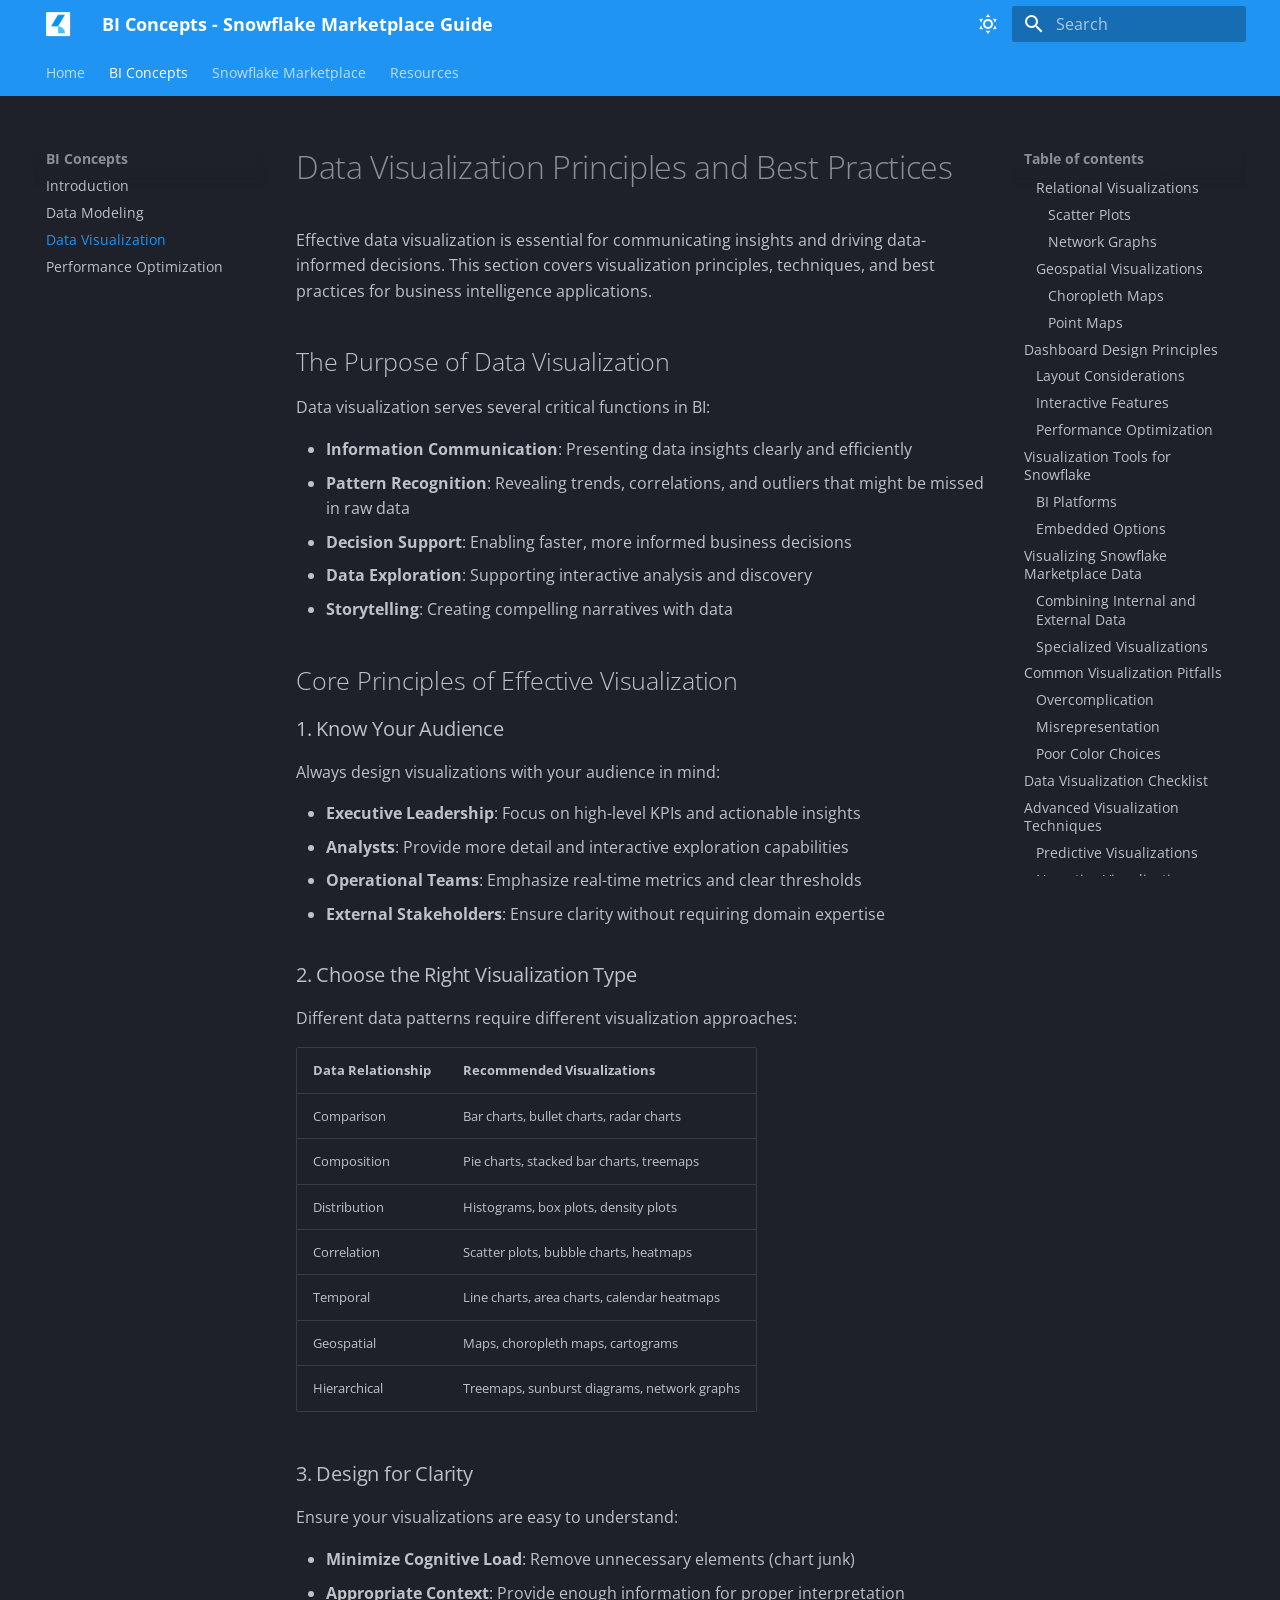
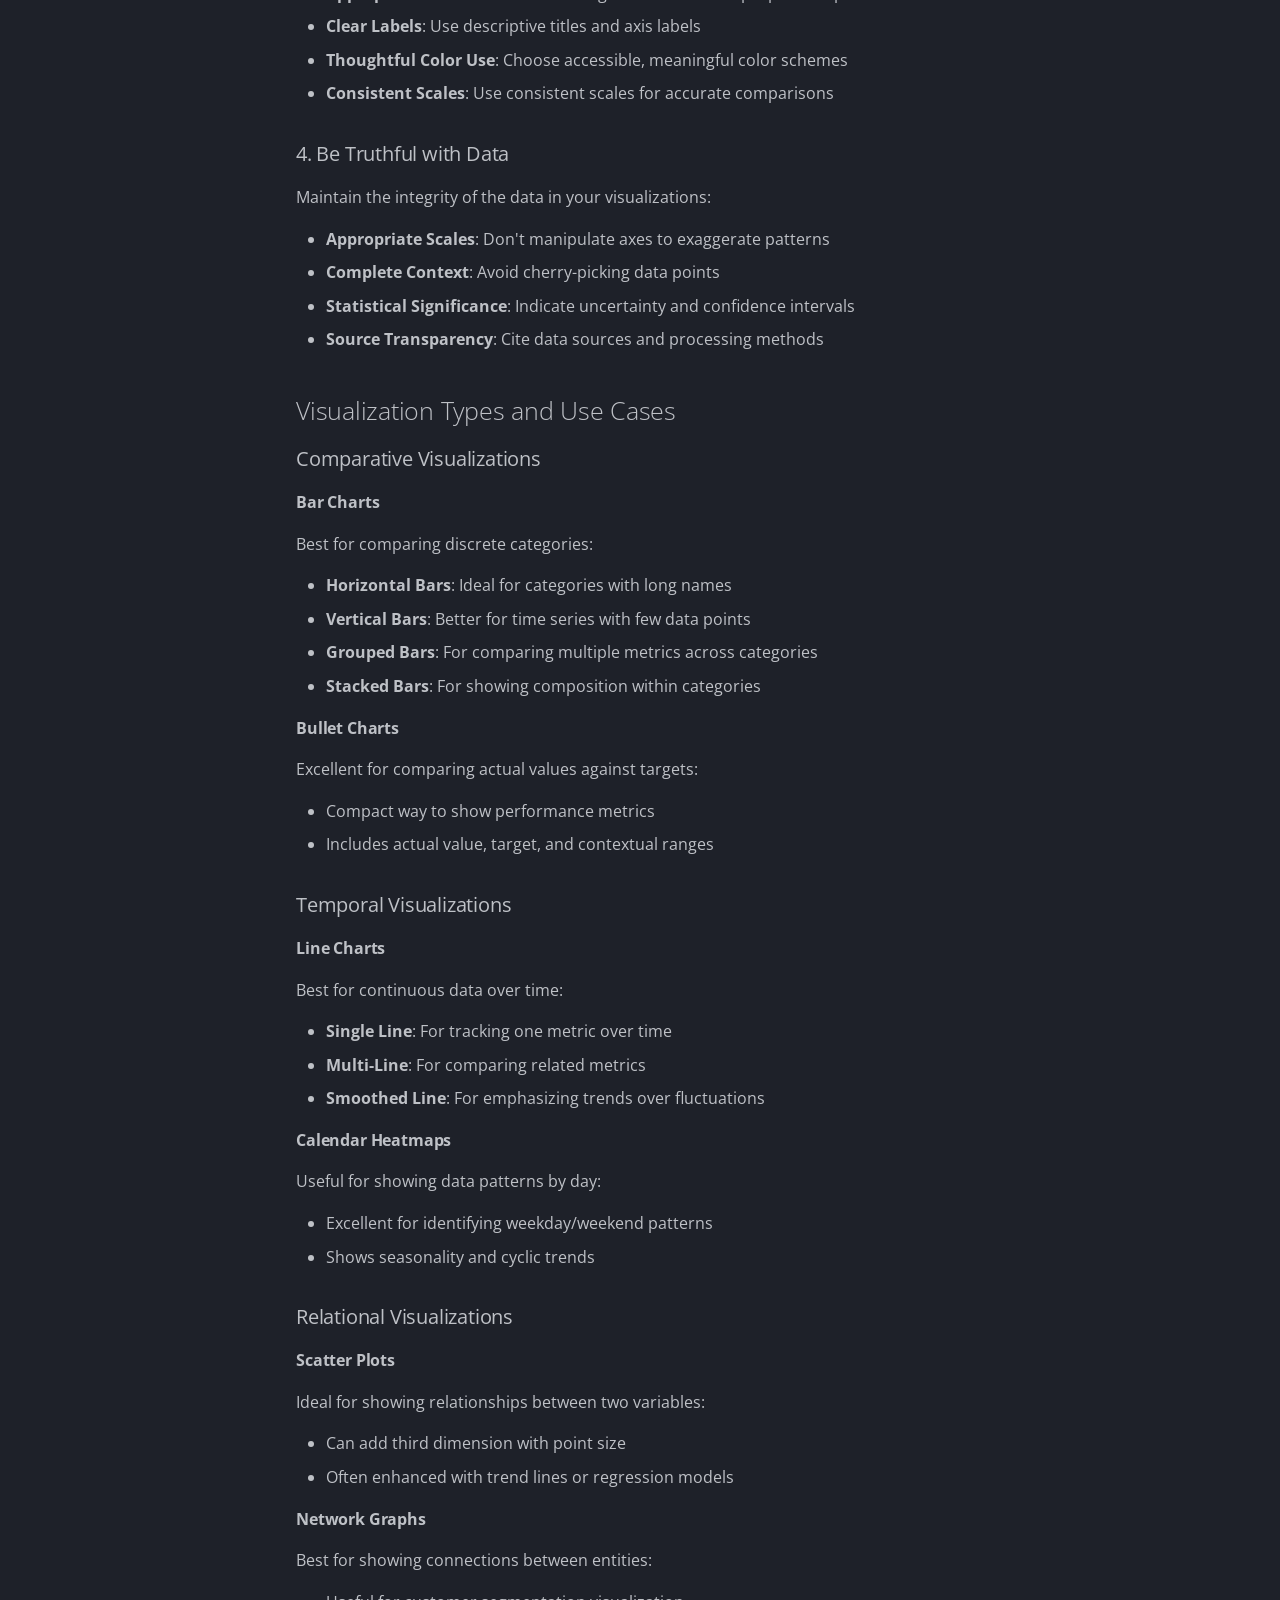
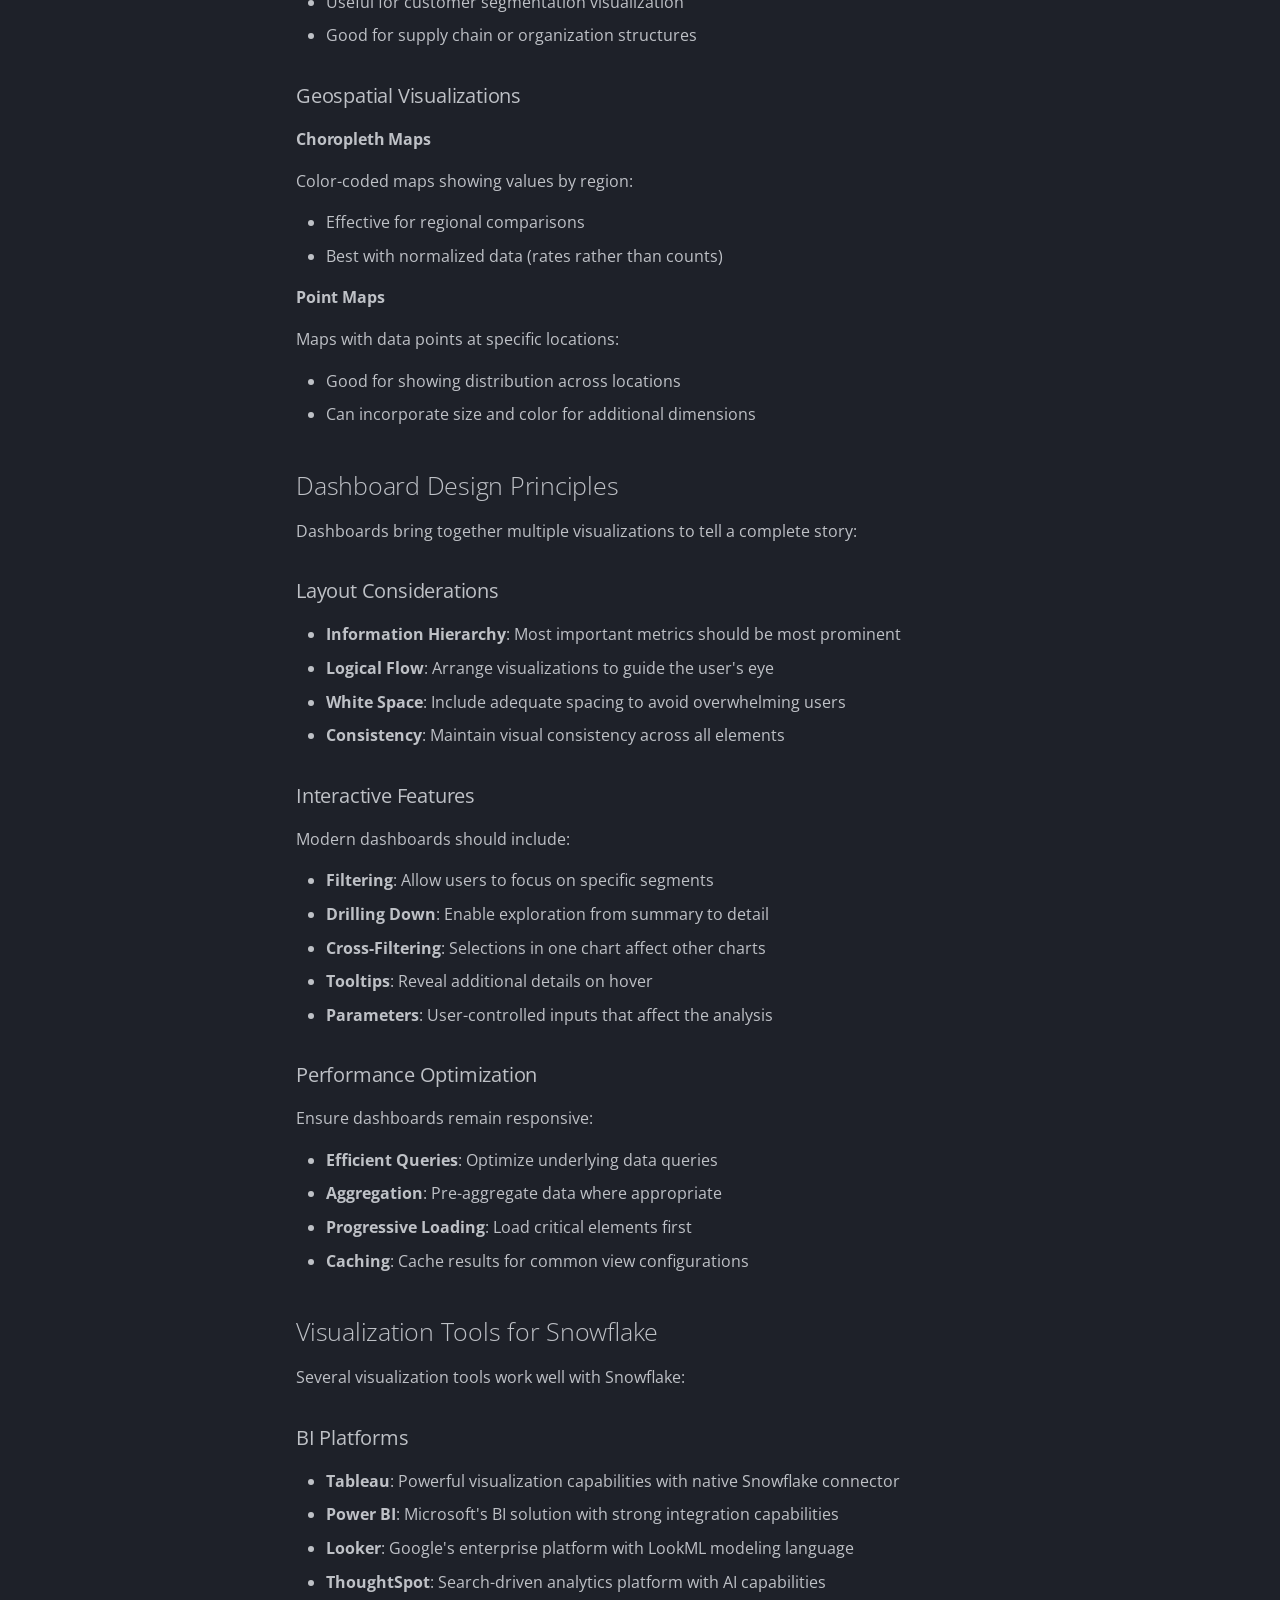
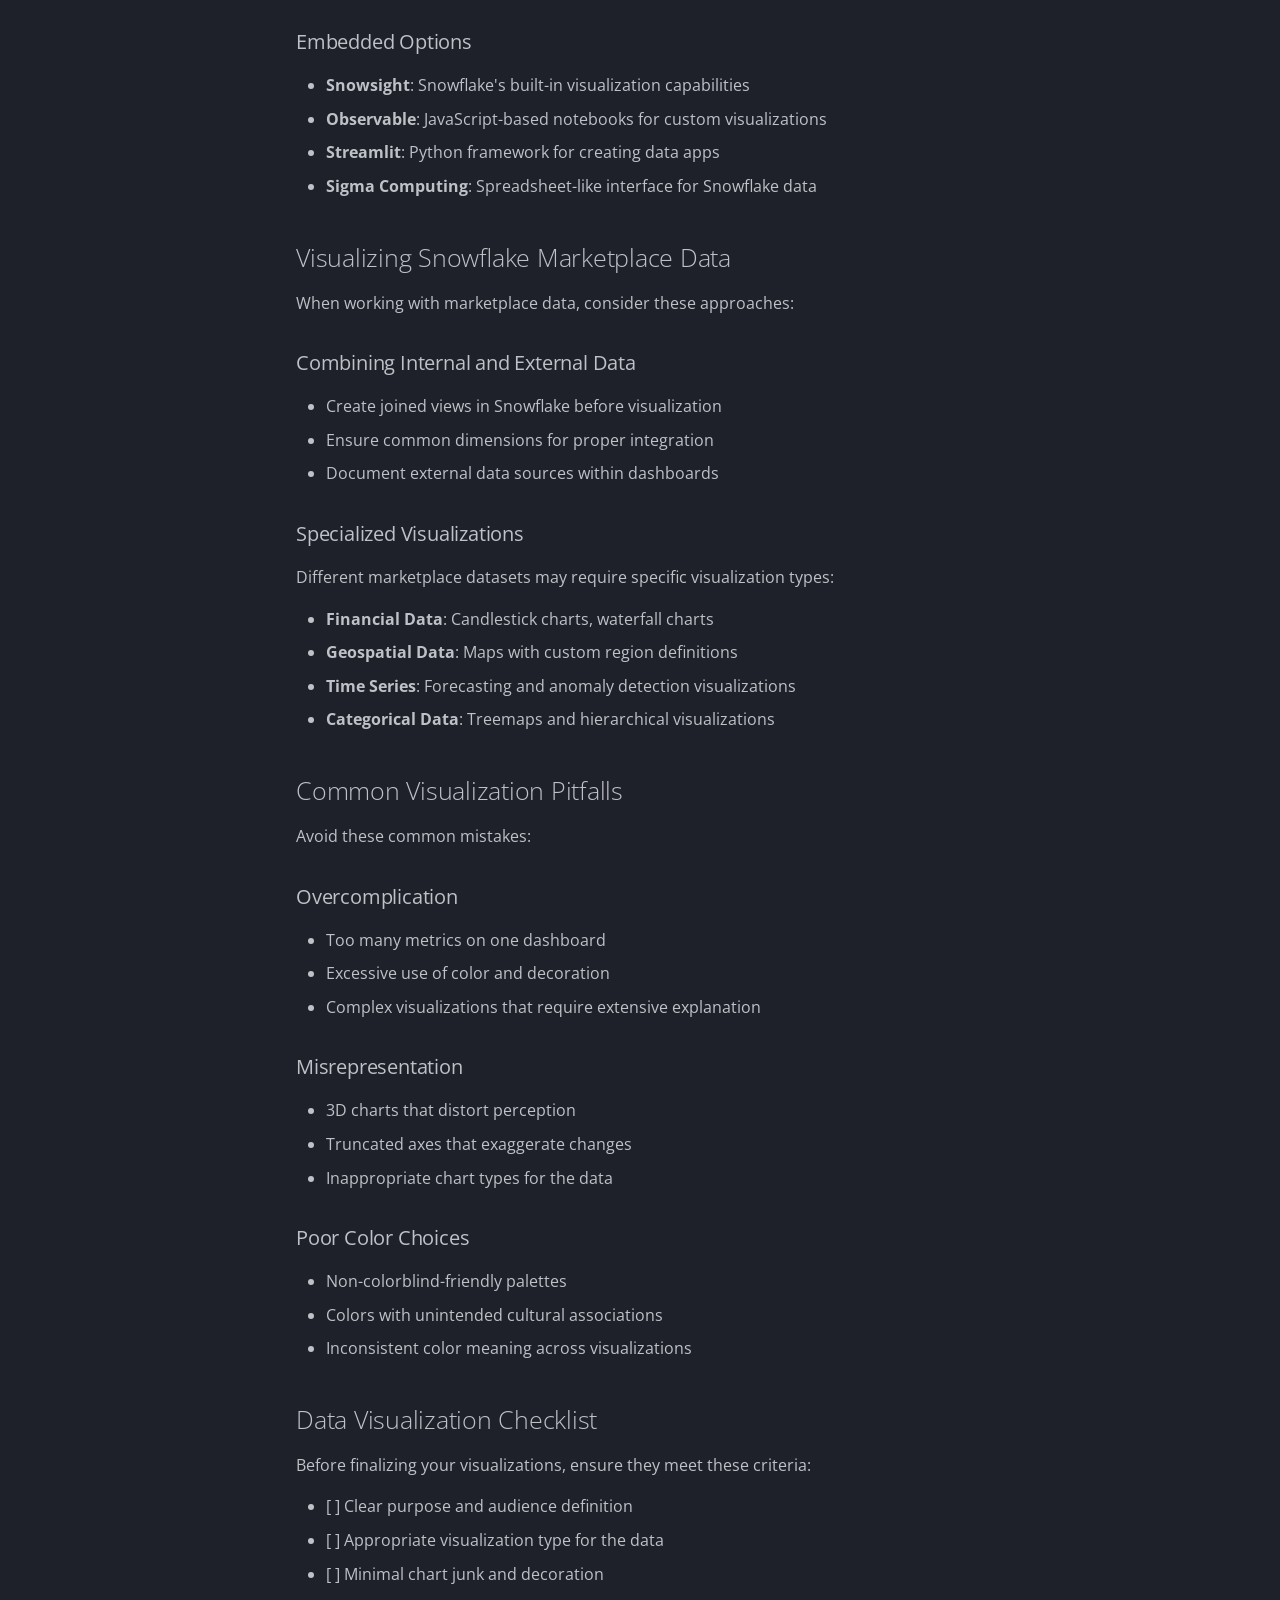
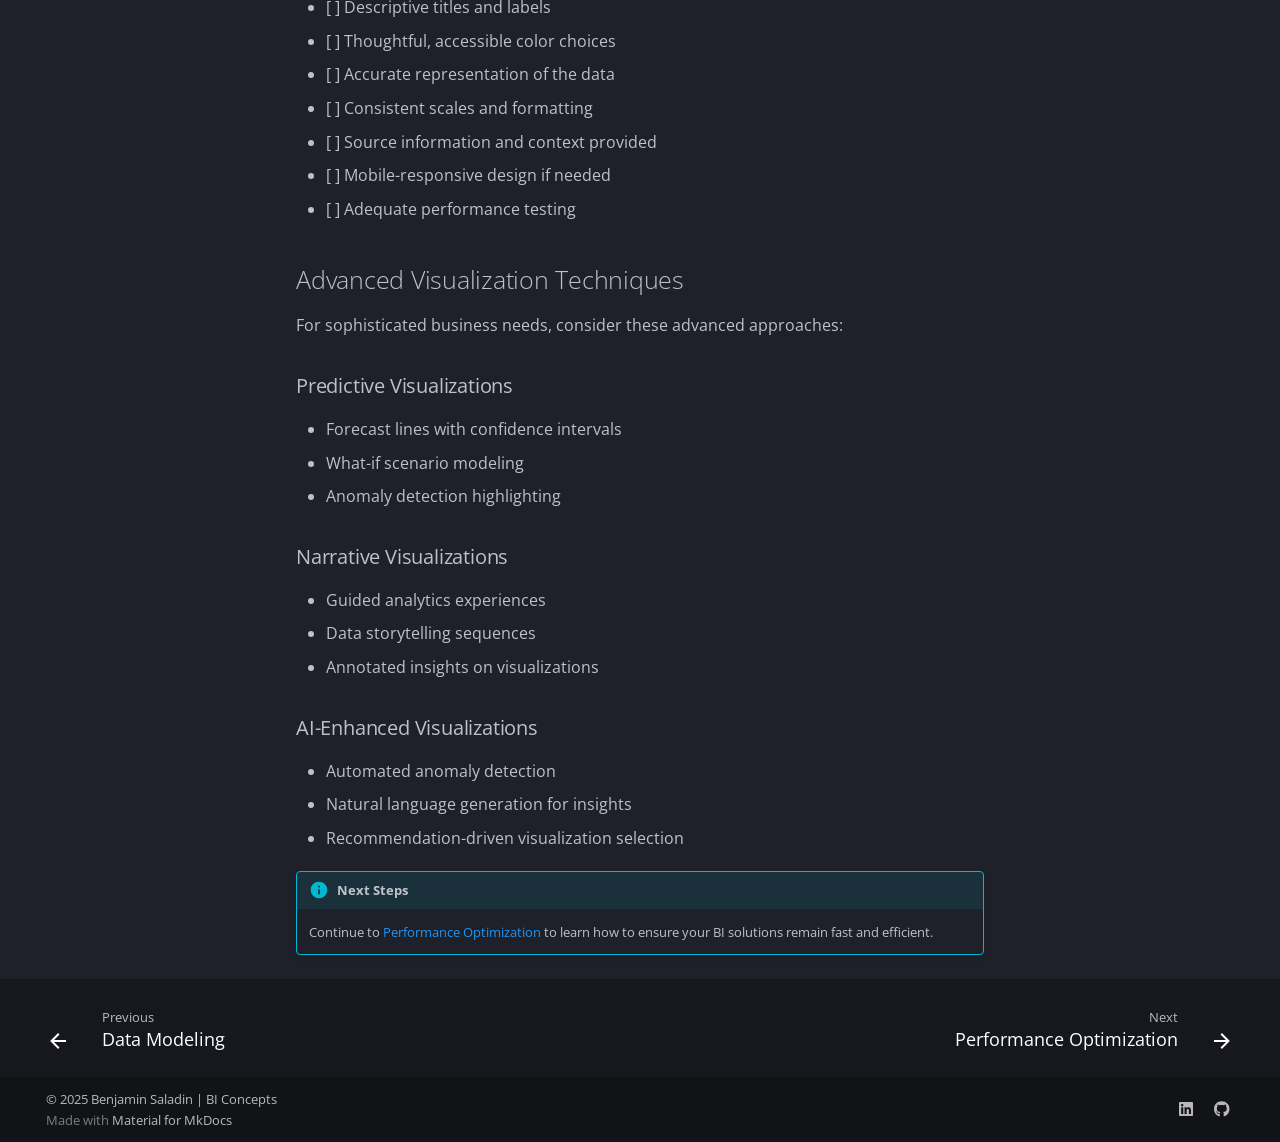
<file: bi-concepts/data-visualization/index.html>
<!doctype html>
<html lang="en" class="no-js">
  <head>
    
      <meta charset="utf-8">
      <meta name="viewport" content="width=device-width,initial-scale=1">
      
      
      
        <link rel="canonical" href="https://svc-bi-concepts.github.io/bi-concepts-snowflake/bi-concepts/data-visualization/">
      
      
        <link rel="prev" href="../data-modeling/">
      
      
        <link rel="next" href="../performance/">
      
      
      <link rel="icon" href="../../assets/images/favicon.ico">
      <meta name="generator" content="mkdocs-1.6.1, mkdocs-material-9.6.9">
    
    
      
        <title>Data Visualization - BI Concepts - Snowflake Marketplace Guide</title>
      
    
    
      <link rel="stylesheet" href="../../assets/stylesheets/main.4af4bdda.min.css">
      
        
        <link rel="stylesheet" href="../../assets/stylesheets/palette.06af60db.min.css">
      
      


    
    
      
    
    
      
        
        
        <link rel="preconnect" href="https://fonts.gstatic.com" crossorigin>
        <link rel="stylesheet" href="https://fonts.googleapis.com/css?family=Open+Sans:300,300i,400,400i,700,700i%7CRoboto+Mono:400,400i,700,700i&display=fallback">
        <style>:root{--md-text-font:"Open Sans";--md-code-font:"Roboto Mono"}</style>
      
    
    
      <link rel="stylesheet" href="../../stylesheets/extra.css">
    
    <script>__md_scope=new URL("../..",location),__md_hash=e=>[...e].reduce(((e,_)=>(e<<5)-e+_.charCodeAt(0)),0),__md_get=(e,_=localStorage,t=__md_scope)=>JSON.parse(_.getItem(t.pathname+"."+e)),__md_set=(e,_,t=localStorage,a=__md_scope)=>{try{t.setItem(a.pathname+"."+e,JSON.stringify(_))}catch(e){}}</script>
    
      

    
    
    
  </head>
  
  
    
    
      
    
    
    
    
    <body dir="ltr" data-md-color-scheme="slate" data-md-color-primary="blue" data-md-color-accent="deep-blue">
  
    
    <input class="md-toggle" data-md-toggle="drawer" type="checkbox" id="__drawer" autocomplete="off">
    <input class="md-toggle" data-md-toggle="search" type="checkbox" id="__search" autocomplete="off">
    <label class="md-overlay" for="__drawer"></label>
    <div data-md-component="skip">
      
        
        <a href="#data-visualization-principles-and-best-practices" class="md-skip">
          Skip to content
        </a>
      
    </div>
    <div data-md-component="announce">
      
    </div>
    
    
      

<header class="md-header" data-md-component="header">
  <nav class="md-header__inner md-grid" aria-label="Header">
    <a href="../.." title="BI Concepts - Snowflake Marketplace Guide" class="md-header__button md-logo" aria-label="BI Concepts - Snowflake Marketplace Guide" data-md-component="logo">
      
  <img src="../../assets/images/BI_Concepts_logo_graphic_color.png" alt="logo">

    </a>
    <label class="md-header__button md-icon" for="__drawer">
      
      <svg xmlns="http://www.w3.org/2000/svg" viewBox="0 0 24 24"><path d="M3 6h18v2H3zm0 5h18v2H3zm0 5h18v2H3z"/></svg>
    </label>
    <div class="md-header__title" data-md-component="header-title">
      <div class="md-header__ellipsis">
        <div class="md-header__topic">
          <span class="md-ellipsis">
            BI Concepts - Snowflake Marketplace Guide
          </span>
        </div>
        <div class="md-header__topic" data-md-component="header-topic">
          <span class="md-ellipsis">
            
              Data Visualization
            
          </span>
        </div>
      </div>
    </div>
    
      
        <form class="md-header__option" data-md-component="palette">
  
    
    
    
    <input class="md-option" data-md-color-media="" data-md-color-scheme="slate" data-md-color-primary="blue" data-md-color-accent="deep-blue"  aria-label="Dark mode"  type="radio" name="__palette" id="__palette_0">
    
      <label class="md-header__button md-icon" title="Dark mode" for="__palette_1" hidden>
        <svg xmlns="http://www.w3.org/2000/svg" viewBox="0 0 24 24"><path d="M12 7a5 5 0 0 1 5 5 5 5 0 0 1-5 5 5 5 0 0 1-5-5 5 5 0 0 1 5-5m0 2a3 3 0 0 0-3 3 3 3 0 0 0 3 3 3 3 0 0 0 3-3 3 3 0 0 0-3-3m0-7 2.39 3.42C13.65 5.15 12.84 5 12 5s-1.65.15-2.39.42zM3.34 7l4.16-.35A7.2 7.2 0 0 0 5.94 8.5c-.44.74-.69 1.5-.83 2.29zm.02 10 1.76-3.77a7.131 7.131 0 0 0 2.38 4.14zM20.65 7l-1.77 3.79a7.02 7.02 0 0 0-2.38-4.15zm-.01 10-4.14.36c.59-.51 1.12-1.14 1.54-1.86.42-.73.69-1.5.83-2.29zM12 22l-2.41-3.44c.74.27 1.55.44 2.41.44.82 0 1.63-.17 2.37-.44z"/></svg>
      </label>
    
  
    
    
    
    <input class="md-option" data-md-color-media="" data-md-color-scheme="default" data-md-color-primary="blue" data-md-color-accent="deep-orange"  aria-label="Light mode"  type="radio" name="__palette" id="__palette_1">
    
      <label class="md-header__button md-icon" title="Light mode" for="__palette_0" hidden>
        <svg xmlns="http://www.w3.org/2000/svg" viewBox="0 0 24 24"><path d="m17.75 4.09-2.53 1.94.91 3.06-2.63-1.81-2.63 1.81.91-3.06-2.53-1.94L12.44 4l1.06-3 1.06 3zm3.5 6.91-1.64 1.25.59 1.98-1.7-1.17-1.7 1.17.59-1.98L15.75 11l2.06-.05L18.5 9l.69 1.95zm-2.28 4.95c.83-.08 1.72 1.1 1.19 1.85-.32.45-.66.87-1.08 1.27C15.17 23 8.84 23 4.94 19.07c-3.91-3.9-3.91-10.24 0-14.14.4-.4.82-.76 1.27-1.08.75-.53 1.93.36 1.85 1.19-.27 2.86.69 5.83 2.89 8.02a9.96 9.96 0 0 0 8.02 2.89m-1.64 2.02a12.08 12.08 0 0 1-7.8-3.47c-2.17-2.19-3.33-5-3.49-7.82-2.81 3.14-2.7 7.96.31 10.98 3.02 3.01 7.84 3.12 10.98.31"/></svg>
      </label>
    
  
</form>
      
    
    
      <script>var palette=__md_get("__palette");if(palette&&palette.color){if("(prefers-color-scheme)"===palette.color.media){var media=matchMedia("(prefers-color-scheme: light)"),input=document.querySelector(media.matches?"[data-md-color-media='(prefers-color-scheme: light)']":"[data-md-color-media='(prefers-color-scheme: dark)']");palette.color.media=input.getAttribute("data-md-color-media"),palette.color.scheme=input.getAttribute("data-md-color-scheme"),palette.color.primary=input.getAttribute("data-md-color-primary"),palette.color.accent=input.getAttribute("data-md-color-accent")}for(var[key,value]of Object.entries(palette.color))document.body.setAttribute("data-md-color-"+key,value)}</script>
    
    
    
      <label class="md-header__button md-icon" for="__search">
        
        <svg xmlns="http://www.w3.org/2000/svg" viewBox="0 0 24 24"><path d="M9.5 3A6.5 6.5 0 0 1 16 9.5c0 1.61-.59 3.09-1.56 4.23l.27.27h.79l5 5-1.5 1.5-5-5v-.79l-.27-.27A6.52 6.52 0 0 1 9.5 16 6.5 6.5 0 0 1 3 9.5 6.5 6.5 0 0 1 9.5 3m0 2C7 5 5 7 5 9.5S7 14 9.5 14 14 12 14 9.5 12 5 9.5 5"/></svg>
      </label>
      <div class="md-search" data-md-component="search" role="dialog">
  <label class="md-search__overlay" for="__search"></label>
  <div class="md-search__inner" role="search">
    <form class="md-search__form" name="search">
      <input type="text" class="md-search__input" name="query" aria-label="Search" placeholder="Search" autocapitalize="off" autocorrect="off" autocomplete="off" spellcheck="false" data-md-component="search-query" required>
      <label class="md-search__icon md-icon" for="__search">
        
        <svg xmlns="http://www.w3.org/2000/svg" viewBox="0 0 24 24"><path d="M9.5 3A6.5 6.5 0 0 1 16 9.5c0 1.61-.59 3.09-1.56 4.23l.27.27h.79l5 5-1.5 1.5-5-5v-.79l-.27-.27A6.52 6.52 0 0 1 9.5 16 6.5 6.5 0 0 1 3 9.5 6.5 6.5 0 0 1 9.5 3m0 2C7 5 5 7 5 9.5S7 14 9.5 14 14 12 14 9.5 12 5 9.5 5"/></svg>
        
        <svg xmlns="http://www.w3.org/2000/svg" viewBox="0 0 24 24"><path d="M20 11v2H8l5.5 5.5-1.42 1.42L4.16 12l7.92-7.92L13.5 5.5 8 11z"/></svg>
      </label>
      <nav class="md-search__options" aria-label="Search">
        
          <a href="javascript:void(0)" class="md-search__icon md-icon" title="Share" aria-label="Share" data-clipboard data-clipboard-text="" data-md-component="search-share" tabindex="-1">
            
            <svg xmlns="http://www.w3.org/2000/svg" viewBox="0 0 24 24"><path d="M18 16.08c-.76 0-1.44.3-1.96.77L8.91 12.7c.05-.23.09-.46.09-.7s-.04-.47-.09-.7l7.05-4.11c.54.5 1.25.81 2.04.81a3 3 0 0 0 3-3 3 3 0 0 0-3-3 3 3 0 0 0-3 3c0 .24.04.47.09.7L8.04 9.81C7.5 9.31 6.79 9 6 9a3 3 0 0 0-3 3 3 3 0 0 0 3 3c.79 0 1.5-.31 2.04-.81l7.12 4.15c-.05.21-.08.43-.08.66 0 1.61 1.31 2.91 2.92 2.91s2.92-1.3 2.92-2.91A2.92 2.92 0 0 0 18 16.08"/></svg>
          </a>
        
        <button type="reset" class="md-search__icon md-icon" title="Clear" aria-label="Clear" tabindex="-1">
          
          <svg xmlns="http://www.w3.org/2000/svg" viewBox="0 0 24 24"><path d="M19 6.41 17.59 5 12 10.59 6.41 5 5 6.41 10.59 12 5 17.59 6.41 19 12 13.41 17.59 19 19 17.59 13.41 12z"/></svg>
        </button>
      </nav>
      
        <div class="md-search__suggest" data-md-component="search-suggest"></div>
      
    </form>
    <div class="md-search__output">
      <div class="md-search__scrollwrap" tabindex="0" data-md-scrollfix>
        <div class="md-search-result" data-md-component="search-result">
          <div class="md-search-result__meta">
            Initializing search
          </div>
          <ol class="md-search-result__list" role="presentation"></ol>
        </div>
      </div>
    </div>
  </div>
</div>
    
    
  </nav>
  
</header>
    
    <div class="md-container" data-md-component="container">
      
      
        
          
            
<nav class="md-tabs" aria-label="Tabs" data-md-component="tabs">
  <div class="md-grid">
    <ul class="md-tabs__list">
      
        
  
  
  
    <li class="md-tabs__item">
      <a href="../.." class="md-tabs__link">
        
  
    
  
  Home

      </a>
    </li>
  

      
        
  
  
    
  
  
    
    
      <li class="md-tabs__item md-tabs__item--active">
        <a href="../introduction/" class="md-tabs__link">
          
  
    
  
  BI Concepts

        </a>
      </li>
    
  

      
        
  
  
  
    
    
      <li class="md-tabs__item">
        <a href="../../marketplace/overview/" class="md-tabs__link">
          
  
    
  
  Snowflake Marketplace

        </a>
      </li>
    
  

      
        
  
  
  
    <li class="md-tabs__item">
      <a href="../../resources/" class="md-tabs__link">
        
  
    
  
  Resources

      </a>
    </li>
  

      
    </ul>
  </div>
</nav>
          
        
      
      <main class="md-main" data-md-component="main">
        <div class="md-main__inner md-grid">
          
            
              
              <div class="md-sidebar md-sidebar--primary" data-md-component="sidebar" data-md-type="navigation" >
                <div class="md-sidebar__scrollwrap">
                  <div class="md-sidebar__inner">
                    


  


<nav class="md-nav md-nav--primary md-nav--lifted" aria-label="Navigation" data-md-level="0">
  <label class="md-nav__title" for="__drawer">
    <a href="../.." title="BI Concepts - Snowflake Marketplace Guide" class="md-nav__button md-logo" aria-label="BI Concepts - Snowflake Marketplace Guide" data-md-component="logo">
      
  <img src="../../assets/images/BI_Concepts_logo_graphic_color.png" alt="logo">

    </a>
    BI Concepts - Snowflake Marketplace Guide
  </label>
  
  <ul class="md-nav__list" data-md-scrollfix>
    
      
      
  
  
  
  
    <li class="md-nav__item">
      <a href="../.." class="md-nav__link">
        
  
  <span class="md-ellipsis">
    Home
    
  </span>
  

      </a>
    </li>
  

    
      
      
  
  
    
  
  
  
    
    
      
        
      
        
      
        
      
        
      
    
    
      
        
        
      
      
        
      
    
    
    <li class="md-nav__item md-nav__item--active md-nav__item--section md-nav__item--nested">
      
        
        
        <input class="md-nav__toggle md-toggle " type="checkbox" id="__nav_2" checked>
        
          
          <label class="md-nav__link" for="__nav_2" id="__nav_2_label" tabindex="">
            
  
  <span class="md-ellipsis">
    BI Concepts
    
  </span>
  

            <span class="md-nav__icon md-icon"></span>
          </label>
        
        <nav class="md-nav" data-md-level="1" aria-labelledby="__nav_2_label" aria-expanded="true">
          <label class="md-nav__title" for="__nav_2">
            <span class="md-nav__icon md-icon"></span>
            BI Concepts
          </label>
          <ul class="md-nav__list" data-md-scrollfix>
            
              
                
  
  
  
  
    <li class="md-nav__item">
      <a href="../introduction/" class="md-nav__link">
        
  
  <span class="md-ellipsis">
    Introduction
    
  </span>
  

      </a>
    </li>
  

              
            
              
                
  
  
  
  
    <li class="md-nav__item">
      <a href="../data-modeling/" class="md-nav__link">
        
  
  <span class="md-ellipsis">
    Data Modeling
    
  </span>
  

      </a>
    </li>
  

              
            
              
                
  
  
    
  
  
  
    <li class="md-nav__item md-nav__item--active">
      
      <input class="md-nav__toggle md-toggle" type="checkbox" id="__toc">
      
      
        
      
      
        <label class="md-nav__link md-nav__link--active" for="__toc">
          
  
  <span class="md-ellipsis">
    Data Visualization
    
  </span>
  

          <span class="md-nav__icon md-icon"></span>
        </label>
      
      <a href="./" class="md-nav__link md-nav__link--active">
        
  
  <span class="md-ellipsis">
    Data Visualization
    
  </span>
  

      </a>
      
        

<nav class="md-nav md-nav--secondary" aria-label="Table of contents">
  
  
  
    
  
  
    <label class="md-nav__title" for="__toc">
      <span class="md-nav__icon md-icon"></span>
      Table of contents
    </label>
    <ul class="md-nav__list" data-md-component="toc" data-md-scrollfix>
      
        <li class="md-nav__item">
  <a href="#the-purpose-of-data-visualization" class="md-nav__link">
    <span class="md-ellipsis">
      The Purpose of Data Visualization
    </span>
  </a>
  
</li>
      
        <li class="md-nav__item">
  <a href="#core-principles-of-effective-visualization" class="md-nav__link">
    <span class="md-ellipsis">
      Core Principles of Effective Visualization
    </span>
  </a>
  
    <nav class="md-nav" aria-label="Core Principles of Effective Visualization">
      <ul class="md-nav__list">
        
          <li class="md-nav__item">
  <a href="#1-know-your-audience" class="md-nav__link">
    <span class="md-ellipsis">
      1. Know Your Audience
    </span>
  </a>
  
</li>
        
          <li class="md-nav__item">
  <a href="#2-choose-the-right-visualization-type" class="md-nav__link">
    <span class="md-ellipsis">
      2. Choose the Right Visualization Type
    </span>
  </a>
  
</li>
        
          <li class="md-nav__item">
  <a href="#3-design-for-clarity" class="md-nav__link">
    <span class="md-ellipsis">
      3. Design for Clarity
    </span>
  </a>
  
</li>
        
          <li class="md-nav__item">
  <a href="#4-be-truthful-with-data" class="md-nav__link">
    <span class="md-ellipsis">
      4. Be Truthful with Data
    </span>
  </a>
  
</li>
        
      </ul>
    </nav>
  
</li>
      
        <li class="md-nav__item">
  <a href="#visualization-types-and-use-cases" class="md-nav__link">
    <span class="md-ellipsis">
      Visualization Types and Use Cases
    </span>
  </a>
  
    <nav class="md-nav" aria-label="Visualization Types and Use Cases">
      <ul class="md-nav__list">
        
          <li class="md-nav__item">
  <a href="#comparative-visualizations" class="md-nav__link">
    <span class="md-ellipsis">
      Comparative Visualizations
    </span>
  </a>
  
    <nav class="md-nav" aria-label="Comparative Visualizations">
      <ul class="md-nav__list">
        
          <li class="md-nav__item">
  <a href="#bar-charts" class="md-nav__link">
    <span class="md-ellipsis">
      Bar Charts
    </span>
  </a>
  
</li>
        
          <li class="md-nav__item">
  <a href="#bullet-charts" class="md-nav__link">
    <span class="md-ellipsis">
      Bullet Charts
    </span>
  </a>
  
</li>
        
      </ul>
    </nav>
  
</li>
        
          <li class="md-nav__item">
  <a href="#temporal-visualizations" class="md-nav__link">
    <span class="md-ellipsis">
      Temporal Visualizations
    </span>
  </a>
  
    <nav class="md-nav" aria-label="Temporal Visualizations">
      <ul class="md-nav__list">
        
          <li class="md-nav__item">
  <a href="#line-charts" class="md-nav__link">
    <span class="md-ellipsis">
      Line Charts
    </span>
  </a>
  
</li>
        
          <li class="md-nav__item">
  <a href="#calendar-heatmaps" class="md-nav__link">
    <span class="md-ellipsis">
      Calendar Heatmaps
    </span>
  </a>
  
</li>
        
      </ul>
    </nav>
  
</li>
        
          <li class="md-nav__item">
  <a href="#relational-visualizations" class="md-nav__link">
    <span class="md-ellipsis">
      Relational Visualizations
    </span>
  </a>
  
    <nav class="md-nav" aria-label="Relational Visualizations">
      <ul class="md-nav__list">
        
          <li class="md-nav__item">
  <a href="#scatter-plots" class="md-nav__link">
    <span class="md-ellipsis">
      Scatter Plots
    </span>
  </a>
  
</li>
        
          <li class="md-nav__item">
  <a href="#network-graphs" class="md-nav__link">
    <span class="md-ellipsis">
      Network Graphs
    </span>
  </a>
  
</li>
        
      </ul>
    </nav>
  
</li>
        
          <li class="md-nav__item">
  <a href="#geospatial-visualizations" class="md-nav__link">
    <span class="md-ellipsis">
      Geospatial Visualizations
    </span>
  </a>
  
    <nav class="md-nav" aria-label="Geospatial Visualizations">
      <ul class="md-nav__list">
        
          <li class="md-nav__item">
  <a href="#choropleth-maps" class="md-nav__link">
    <span class="md-ellipsis">
      Choropleth Maps
    </span>
  </a>
  
</li>
        
          <li class="md-nav__item">
  <a href="#point-maps" class="md-nav__link">
    <span class="md-ellipsis">
      Point Maps
    </span>
  </a>
  
</li>
        
      </ul>
    </nav>
  
</li>
        
      </ul>
    </nav>
  
</li>
      
        <li class="md-nav__item">
  <a href="#dashboard-design-principles" class="md-nav__link">
    <span class="md-ellipsis">
      Dashboard Design Principles
    </span>
  </a>
  
    <nav class="md-nav" aria-label="Dashboard Design Principles">
      <ul class="md-nav__list">
        
          <li class="md-nav__item">
  <a href="#layout-considerations" class="md-nav__link">
    <span class="md-ellipsis">
      Layout Considerations
    </span>
  </a>
  
</li>
        
          <li class="md-nav__item">
  <a href="#interactive-features" class="md-nav__link">
    <span class="md-ellipsis">
      Interactive Features
    </span>
  </a>
  
</li>
        
          <li class="md-nav__item">
  <a href="#performance-optimization" class="md-nav__link">
    <span class="md-ellipsis">
      Performance Optimization
    </span>
  </a>
  
</li>
        
      </ul>
    </nav>
  
</li>
      
        <li class="md-nav__item">
  <a href="#visualization-tools-for-snowflake" class="md-nav__link">
    <span class="md-ellipsis">
      Visualization Tools for Snowflake
    </span>
  </a>
  
    <nav class="md-nav" aria-label="Visualization Tools for Snowflake">
      <ul class="md-nav__list">
        
          <li class="md-nav__item">
  <a href="#bi-platforms" class="md-nav__link">
    <span class="md-ellipsis">
      BI Platforms
    </span>
  </a>
  
</li>
        
          <li class="md-nav__item">
  <a href="#embedded-options" class="md-nav__link">
    <span class="md-ellipsis">
      Embedded Options
    </span>
  </a>
  
</li>
        
      </ul>
    </nav>
  
</li>
      
        <li class="md-nav__item">
  <a href="#visualizing-snowflake-marketplace-data" class="md-nav__link">
    <span class="md-ellipsis">
      Visualizing Snowflake Marketplace Data
    </span>
  </a>
  
    <nav class="md-nav" aria-label="Visualizing Snowflake Marketplace Data">
      <ul class="md-nav__list">
        
          <li class="md-nav__item">
  <a href="#combining-internal-and-external-data" class="md-nav__link">
    <span class="md-ellipsis">
      Combining Internal and External Data
    </span>
  </a>
  
</li>
        
          <li class="md-nav__item">
  <a href="#specialized-visualizations" class="md-nav__link">
    <span class="md-ellipsis">
      Specialized Visualizations
    </span>
  </a>
  
</li>
        
      </ul>
    </nav>
  
</li>
      
        <li class="md-nav__item">
  <a href="#common-visualization-pitfalls" class="md-nav__link">
    <span class="md-ellipsis">
      Common Visualization Pitfalls
    </span>
  </a>
  
    <nav class="md-nav" aria-label="Common Visualization Pitfalls">
      <ul class="md-nav__list">
        
          <li class="md-nav__item">
  <a href="#overcomplication" class="md-nav__link">
    <span class="md-ellipsis">
      Overcomplication
    </span>
  </a>
  
</li>
        
          <li class="md-nav__item">
  <a href="#misrepresentation" class="md-nav__link">
    <span class="md-ellipsis">
      Misrepresentation
    </span>
  </a>
  
</li>
        
          <li class="md-nav__item">
  <a href="#poor-color-choices" class="md-nav__link">
    <span class="md-ellipsis">
      Poor Color Choices
    </span>
  </a>
  
</li>
        
      </ul>
    </nav>
  
</li>
      
        <li class="md-nav__item">
  <a href="#data-visualization-checklist" class="md-nav__link">
    <span class="md-ellipsis">
      Data Visualization Checklist
    </span>
  </a>
  
</li>
      
        <li class="md-nav__item">
  <a href="#advanced-visualization-techniques" class="md-nav__link">
    <span class="md-ellipsis">
      Advanced Visualization Techniques
    </span>
  </a>
  
    <nav class="md-nav" aria-label="Advanced Visualization Techniques">
      <ul class="md-nav__list">
        
          <li class="md-nav__item">
  <a href="#predictive-visualizations" class="md-nav__link">
    <span class="md-ellipsis">
      Predictive Visualizations
    </span>
  </a>
  
</li>
        
          <li class="md-nav__item">
  <a href="#narrative-visualizations" class="md-nav__link">
    <span class="md-ellipsis">
      Narrative Visualizations
    </span>
  </a>
  
</li>
        
          <li class="md-nav__item">
  <a href="#ai-enhanced-visualizations" class="md-nav__link">
    <span class="md-ellipsis">
      AI-Enhanced Visualizations
    </span>
  </a>
  
</li>
        
      </ul>
    </nav>
  
</li>
      
    </ul>
  
</nav>
      
    </li>
  

              
            
              
                
  
  
  
  
    <li class="md-nav__item">
      <a href="../performance/" class="md-nav__link">
        
  
  <span class="md-ellipsis">
    Performance Optimization
    
  </span>
  

      </a>
    </li>
  

              
            
          </ul>
        </nav>
      
    </li>
  

    
      
      
  
  
  
  
    
    
      
        
      
        
      
        
      
        
      
        
      
        
      
    
    
      
      
        
      
    
    
    <li class="md-nav__item md-nav__item--nested">
      
        
        
        <input class="md-nav__toggle md-toggle " type="checkbox" id="__nav_3" >
        
          
          <label class="md-nav__link" for="__nav_3" id="__nav_3_label" tabindex="0">
            
  
  <span class="md-ellipsis">
    Snowflake Marketplace
    
  </span>
  

            <span class="md-nav__icon md-icon"></span>
          </label>
        
        <nav class="md-nav" data-md-level="1" aria-labelledby="__nav_3_label" aria-expanded="false">
          <label class="md-nav__title" for="__nav_3">
            <span class="md-nav__icon md-icon"></span>
            Snowflake Marketplace
          </label>
          <ul class="md-nav__list" data-md-scrollfix>
            
              
                
  
  
  
  
    <li class="md-nav__item">
      <a href="../../marketplace/overview/" class="md-nav__link">
        
  
  <span class="md-ellipsis">
    Overview
    
  </span>
  

      </a>
    </li>
  

              
            
              
                
  
  
  
  
    <li class="md-nav__item">
      <a href="../../marketplace/swiss-calendar/" class="md-nav__link">
        
  
  <span class="md-ellipsis">
    Swiss Calendar
    
  </span>
  

      </a>
    </li>
  

              
            
              
                
  
  
  
  
    <li class="md-nav__item">
      <a href="../../marketplace/finding-datasets/" class="md-nav__link">
        
  
  <span class="md-ellipsis">
    Finding Datasets
    
  </span>
  

      </a>
    </li>
  

              
            
              
                
  
  
  
  
    <li class="md-nav__item">
      <a href="../../marketplace/acquiring-datasets/" class="md-nav__link">
        
  
  <span class="md-ellipsis">
    Acquiring Datasets
    
  </span>
  

      </a>
    </li>
  

              
            
              
                
  
  
  
  
    <li class="md-nav__item">
      <a href="../../marketplace/using-datasets/" class="md-nav__link">
        
  
  <span class="md-ellipsis">
    Using Datasets
    
  </span>
  

      </a>
    </li>
  

              
            
              
                
  
  
  
  
    <li class="md-nav__item">
      <a href="../../marketplace/example-projects/" class="md-nav__link">
        
  
  <span class="md-ellipsis">
    Example Projects
    
  </span>
  

      </a>
    </li>
  

              
            
          </ul>
        </nav>
      
    </li>
  

    
      
      
  
  
  
  
    <li class="md-nav__item">
      <a href="../../resources/" class="md-nav__link">
        
  
  <span class="md-ellipsis">
    Resources
    
  </span>
  

      </a>
    </li>
  

    
  </ul>
</nav>
                  </div>
                </div>
              </div>
            
            
              
              <div class="md-sidebar md-sidebar--secondary" data-md-component="sidebar" data-md-type="toc" >
                <div class="md-sidebar__scrollwrap">
                  <div class="md-sidebar__inner">
                    

<nav class="md-nav md-nav--secondary" aria-label="Table of contents">
  
  
  
    
  
  
    <label class="md-nav__title" for="__toc">
      <span class="md-nav__icon md-icon"></span>
      Table of contents
    </label>
    <ul class="md-nav__list" data-md-component="toc" data-md-scrollfix>
      
        <li class="md-nav__item">
  <a href="#the-purpose-of-data-visualization" class="md-nav__link">
    <span class="md-ellipsis">
      The Purpose of Data Visualization
    </span>
  </a>
  
</li>
      
        <li class="md-nav__item">
  <a href="#core-principles-of-effective-visualization" class="md-nav__link">
    <span class="md-ellipsis">
      Core Principles of Effective Visualization
    </span>
  </a>
  
    <nav class="md-nav" aria-label="Core Principles of Effective Visualization">
      <ul class="md-nav__list">
        
          <li class="md-nav__item">
  <a href="#1-know-your-audience" class="md-nav__link">
    <span class="md-ellipsis">
      1. Know Your Audience
    </span>
  </a>
  
</li>
        
          <li class="md-nav__item">
  <a href="#2-choose-the-right-visualization-type" class="md-nav__link">
    <span class="md-ellipsis">
      2. Choose the Right Visualization Type
    </span>
  </a>
  
</li>
        
          <li class="md-nav__item">
  <a href="#3-design-for-clarity" class="md-nav__link">
    <span class="md-ellipsis">
      3. Design for Clarity
    </span>
  </a>
  
</li>
        
          <li class="md-nav__item">
  <a href="#4-be-truthful-with-data" class="md-nav__link">
    <span class="md-ellipsis">
      4. Be Truthful with Data
    </span>
  </a>
  
</li>
        
      </ul>
    </nav>
  
</li>
      
        <li class="md-nav__item">
  <a href="#visualization-types-and-use-cases" class="md-nav__link">
    <span class="md-ellipsis">
      Visualization Types and Use Cases
    </span>
  </a>
  
    <nav class="md-nav" aria-label="Visualization Types and Use Cases">
      <ul class="md-nav__list">
        
          <li class="md-nav__item">
  <a href="#comparative-visualizations" class="md-nav__link">
    <span class="md-ellipsis">
      Comparative Visualizations
    </span>
  </a>
  
    <nav class="md-nav" aria-label="Comparative Visualizations">
      <ul class="md-nav__list">
        
          <li class="md-nav__item">
  <a href="#bar-charts" class="md-nav__link">
    <span class="md-ellipsis">
      Bar Charts
    </span>
  </a>
  
</li>
        
          <li class="md-nav__item">
  <a href="#bullet-charts" class="md-nav__link">
    <span class="md-ellipsis">
      Bullet Charts
    </span>
  </a>
  
</li>
        
      </ul>
    </nav>
  
</li>
        
          <li class="md-nav__item">
  <a href="#temporal-visualizations" class="md-nav__link">
    <span class="md-ellipsis">
      Temporal Visualizations
    </span>
  </a>
  
    <nav class="md-nav" aria-label="Temporal Visualizations">
      <ul class="md-nav__list">
        
          <li class="md-nav__item">
  <a href="#line-charts" class="md-nav__link">
    <span class="md-ellipsis">
      Line Charts
    </span>
  </a>
  
</li>
        
          <li class="md-nav__item">
  <a href="#calendar-heatmaps" class="md-nav__link">
    <span class="md-ellipsis">
      Calendar Heatmaps
    </span>
  </a>
  
</li>
        
      </ul>
    </nav>
  
</li>
        
          <li class="md-nav__item">
  <a href="#relational-visualizations" class="md-nav__link">
    <span class="md-ellipsis">
      Relational Visualizations
    </span>
  </a>
  
    <nav class="md-nav" aria-label="Relational Visualizations">
      <ul class="md-nav__list">
        
          <li class="md-nav__item">
  <a href="#scatter-plots" class="md-nav__link">
    <span class="md-ellipsis">
      Scatter Plots
    </span>
  </a>
  
</li>
        
          <li class="md-nav__item">
  <a href="#network-graphs" class="md-nav__link">
    <span class="md-ellipsis">
      Network Graphs
    </span>
  </a>
  
</li>
        
      </ul>
    </nav>
  
</li>
        
          <li class="md-nav__item">
  <a href="#geospatial-visualizations" class="md-nav__link">
    <span class="md-ellipsis">
      Geospatial Visualizations
    </span>
  </a>
  
    <nav class="md-nav" aria-label="Geospatial Visualizations">
      <ul class="md-nav__list">
        
          <li class="md-nav__item">
  <a href="#choropleth-maps" class="md-nav__link">
    <span class="md-ellipsis">
      Choropleth Maps
    </span>
  </a>
  
</li>
        
          <li class="md-nav__item">
  <a href="#point-maps" class="md-nav__link">
    <span class="md-ellipsis">
      Point Maps
    </span>
  </a>
  
</li>
        
      </ul>
    </nav>
  
</li>
        
      </ul>
    </nav>
  
</li>
      
        <li class="md-nav__item">
  <a href="#dashboard-design-principles" class="md-nav__link">
    <span class="md-ellipsis">
      Dashboard Design Principles
    </span>
  </a>
  
    <nav class="md-nav" aria-label="Dashboard Design Principles">
      <ul class="md-nav__list">
        
          <li class="md-nav__item">
  <a href="#layout-considerations" class="md-nav__link">
    <span class="md-ellipsis">
      Layout Considerations
    </span>
  </a>
  
</li>
        
          <li class="md-nav__item">
  <a href="#interactive-features" class="md-nav__link">
    <span class="md-ellipsis">
      Interactive Features
    </span>
  </a>
  
</li>
        
          <li class="md-nav__item">
  <a href="#performance-optimization" class="md-nav__link">
    <span class="md-ellipsis">
      Performance Optimization
    </span>
  </a>
  
</li>
        
      </ul>
    </nav>
  
</li>
      
        <li class="md-nav__item">
  <a href="#visualization-tools-for-snowflake" class="md-nav__link">
    <span class="md-ellipsis">
      Visualization Tools for Snowflake
    </span>
  </a>
  
    <nav class="md-nav" aria-label="Visualization Tools for Snowflake">
      <ul class="md-nav__list">
        
          <li class="md-nav__item">
  <a href="#bi-platforms" class="md-nav__link">
    <span class="md-ellipsis">
      BI Platforms
    </span>
  </a>
  
</li>
        
          <li class="md-nav__item">
  <a href="#embedded-options" class="md-nav__link">
    <span class="md-ellipsis">
      Embedded Options
    </span>
  </a>
  
</li>
        
      </ul>
    </nav>
  
</li>
      
        <li class="md-nav__item">
  <a href="#visualizing-snowflake-marketplace-data" class="md-nav__link">
    <span class="md-ellipsis">
      Visualizing Snowflake Marketplace Data
    </span>
  </a>
  
    <nav class="md-nav" aria-label="Visualizing Snowflake Marketplace Data">
      <ul class="md-nav__list">
        
          <li class="md-nav__item">
  <a href="#combining-internal-and-external-data" class="md-nav__link">
    <span class="md-ellipsis">
      Combining Internal and External Data
    </span>
  </a>
  
</li>
        
          <li class="md-nav__item">
  <a href="#specialized-visualizations" class="md-nav__link">
    <span class="md-ellipsis">
      Specialized Visualizations
    </span>
  </a>
  
</li>
        
      </ul>
    </nav>
  
</li>
      
        <li class="md-nav__item">
  <a href="#common-visualization-pitfalls" class="md-nav__link">
    <span class="md-ellipsis">
      Common Visualization Pitfalls
    </span>
  </a>
  
    <nav class="md-nav" aria-label="Common Visualization Pitfalls">
      <ul class="md-nav__list">
        
          <li class="md-nav__item">
  <a href="#overcomplication" class="md-nav__link">
    <span class="md-ellipsis">
      Overcomplication
    </span>
  </a>
  
</li>
        
          <li class="md-nav__item">
  <a href="#misrepresentation" class="md-nav__link">
    <span class="md-ellipsis">
      Misrepresentation
    </span>
  </a>
  
</li>
        
          <li class="md-nav__item">
  <a href="#poor-color-choices" class="md-nav__link">
    <span class="md-ellipsis">
      Poor Color Choices
    </span>
  </a>
  
</li>
        
      </ul>
    </nav>
  
</li>
      
        <li class="md-nav__item">
  <a href="#data-visualization-checklist" class="md-nav__link">
    <span class="md-ellipsis">
      Data Visualization Checklist
    </span>
  </a>
  
</li>
      
        <li class="md-nav__item">
  <a href="#advanced-visualization-techniques" class="md-nav__link">
    <span class="md-ellipsis">
      Advanced Visualization Techniques
    </span>
  </a>
  
    <nav class="md-nav" aria-label="Advanced Visualization Techniques">
      <ul class="md-nav__list">
        
          <li class="md-nav__item">
  <a href="#predictive-visualizations" class="md-nav__link">
    <span class="md-ellipsis">
      Predictive Visualizations
    </span>
  </a>
  
</li>
        
          <li class="md-nav__item">
  <a href="#narrative-visualizations" class="md-nav__link">
    <span class="md-ellipsis">
      Narrative Visualizations
    </span>
  </a>
  
</li>
        
          <li class="md-nav__item">
  <a href="#ai-enhanced-visualizations" class="md-nav__link">
    <span class="md-ellipsis">
      AI-Enhanced Visualizations
    </span>
  </a>
  
</li>
        
      </ul>
    </nav>
  
</li>
      
    </ul>
  
</nav>
                  </div>
                </div>
              </div>
            
          
          
            <div class="md-content" data-md-component="content">
              <article class="md-content__inner md-typeset">
                
                  



<h1 id="data-visualization-principles-and-best-practices">Data Visualization Principles and Best Practices</h1>
<p>Effective data visualization is essential for communicating insights and driving data-informed decisions. This section covers visualization principles, techniques, and best practices for business intelligence applications.</p>
<h2 id="the-purpose-of-data-visualization">The Purpose of Data Visualization</h2>
<p>Data visualization serves several critical functions in BI:</p>
<ul>
<li><strong>Information Communication</strong>: Presenting data insights clearly and efficiently</li>
<li><strong>Pattern Recognition</strong>: Revealing trends, correlations, and outliers that might be missed in raw data</li>
<li><strong>Decision Support</strong>: Enabling faster, more informed business decisions</li>
<li><strong>Data Exploration</strong>: Supporting interactive analysis and discovery</li>
<li><strong>Storytelling</strong>: Creating compelling narratives with data</li>
</ul>
<h2 id="core-principles-of-effective-visualization">Core Principles of Effective Visualization</h2>
<h3 id="1-know-your-audience">1. Know Your Audience</h3>
<p>Always design visualizations with your audience in mind:</p>
<ul>
<li><strong>Executive Leadership</strong>: Focus on high-level KPIs and actionable insights</li>
<li><strong>Analysts</strong>: Provide more detail and interactive exploration capabilities</li>
<li><strong>Operational Teams</strong>: Emphasize real-time metrics and clear thresholds</li>
<li><strong>External Stakeholders</strong>: Ensure clarity without requiring domain expertise</li>
</ul>
<h3 id="2-choose-the-right-visualization-type">2. Choose the Right Visualization Type</h3>
<p>Different data patterns require different visualization approaches:</p>
<table>
<thead>
<tr>
<th>Data Relationship</th>
<th>Recommended Visualizations</th>
</tr>
</thead>
<tbody>
<tr>
<td>Comparison</td>
<td>Bar charts, bullet charts, radar charts</td>
</tr>
<tr>
<td>Composition</td>
<td>Pie charts, stacked bar charts, treemaps</td>
</tr>
<tr>
<td>Distribution</td>
<td>Histograms, box plots, density plots</td>
</tr>
<tr>
<td>Correlation</td>
<td>Scatter plots, bubble charts, heatmaps</td>
</tr>
<tr>
<td>Temporal</td>
<td>Line charts, area charts, calendar heatmaps</td>
</tr>
<tr>
<td>Geospatial</td>
<td>Maps, choropleth maps, cartograms</td>
</tr>
<tr>
<td>Hierarchical</td>
<td>Treemaps, sunburst diagrams, network graphs</td>
</tr>
</tbody>
</table>
<h3 id="3-design-for-clarity">3. Design for Clarity</h3>
<p>Ensure your visualizations are easy to understand:</p>
<ul>
<li><strong>Minimize Cognitive Load</strong>: Remove unnecessary elements (chart junk)</li>
<li><strong>Appropriate Context</strong>: Provide enough information for proper interpretation</li>
<li><strong>Clear Labels</strong>: Use descriptive titles and axis labels</li>
<li><strong>Thoughtful Color Use</strong>: Choose accessible, meaningful color schemes</li>
<li><strong>Consistent Scales</strong>: Use consistent scales for accurate comparisons</li>
</ul>
<h3 id="4-be-truthful-with-data">4. Be Truthful with Data</h3>
<p>Maintain the integrity of the data in your visualizations:</p>
<ul>
<li><strong>Appropriate Scales</strong>: Don't manipulate axes to exaggerate patterns</li>
<li><strong>Complete Context</strong>: Avoid cherry-picking data points</li>
<li><strong>Statistical Significance</strong>: Indicate uncertainty and confidence intervals</li>
<li><strong>Source Transparency</strong>: Cite data sources and processing methods</li>
</ul>
<h2 id="visualization-types-and-use-cases">Visualization Types and Use Cases</h2>
<h3 id="comparative-visualizations">Comparative Visualizations</h3>
<h4 id="bar-charts">Bar Charts</h4>
<p>Best for comparing discrete categories:</p>
<ul>
<li><strong>Horizontal Bars</strong>: Ideal for categories with long names</li>
<li><strong>Vertical Bars</strong>: Better for time series with few data points</li>
<li><strong>Grouped Bars</strong>: For comparing multiple metrics across categories</li>
<li><strong>Stacked Bars</strong>: For showing composition within categories</li>
</ul>
<h4 id="bullet-charts">Bullet Charts</h4>
<p>Excellent for comparing actual values against targets:</p>
<ul>
<li>Compact way to show performance metrics</li>
<li>Includes actual value, target, and contextual ranges</li>
</ul>
<h3 id="temporal-visualizations">Temporal Visualizations</h3>
<h4 id="line-charts">Line Charts</h4>
<p>Best for continuous data over time:</p>
<ul>
<li><strong>Single Line</strong>: For tracking one metric over time</li>
<li><strong>Multi-Line</strong>: For comparing related metrics</li>
<li><strong>Smoothed Line</strong>: For emphasizing trends over fluctuations</li>
</ul>
<h4 id="calendar-heatmaps">Calendar Heatmaps</h4>
<p>Useful for showing data patterns by day:</p>
<ul>
<li>Excellent for identifying weekday/weekend patterns</li>
<li>Shows seasonality and cyclic trends</li>
</ul>
<h3 id="relational-visualizations">Relational Visualizations</h3>
<h4 id="scatter-plots">Scatter Plots</h4>
<p>Ideal for showing relationships between two variables:</p>
<ul>
<li>Can add third dimension with point size</li>
<li>Often enhanced with trend lines or regression models</li>
</ul>
<h4 id="network-graphs">Network Graphs</h4>
<p>Best for showing connections between entities:</p>
<ul>
<li>Useful for customer segmentation visualization</li>
<li>Good for supply chain or organization structures</li>
</ul>
<h3 id="geospatial-visualizations">Geospatial Visualizations</h3>
<h4 id="choropleth-maps">Choropleth Maps</h4>
<p>Color-coded maps showing values by region:</p>
<ul>
<li>Effective for regional comparisons</li>
<li>Best with normalized data (rates rather than counts)</li>
</ul>
<h4 id="point-maps">Point Maps</h4>
<p>Maps with data points at specific locations:</p>
<ul>
<li>Good for showing distribution across locations</li>
<li>Can incorporate size and color for additional dimensions</li>
</ul>
<h2 id="dashboard-design-principles">Dashboard Design Principles</h2>
<p>Dashboards bring together multiple visualizations to tell a complete story:</p>
<h3 id="layout-considerations">Layout Considerations</h3>
<ul>
<li><strong>Information Hierarchy</strong>: Most important metrics should be most prominent</li>
<li><strong>Logical Flow</strong>: Arrange visualizations to guide the user's eye</li>
<li><strong>White Space</strong>: Include adequate spacing to avoid overwhelming users</li>
<li><strong>Consistency</strong>: Maintain visual consistency across all elements</li>
</ul>
<h3 id="interactive-features">Interactive Features</h3>
<p>Modern dashboards should include:</p>
<ul>
<li><strong>Filtering</strong>: Allow users to focus on specific segments</li>
<li><strong>Drilling Down</strong>: Enable exploration from summary to detail</li>
<li><strong>Cross-Filtering</strong>: Selections in one chart affect other charts</li>
<li><strong>Tooltips</strong>: Reveal additional details on hover</li>
<li><strong>Parameters</strong>: User-controlled inputs that affect the analysis</li>
</ul>
<h3 id="performance-optimization">Performance Optimization</h3>
<p>Ensure dashboards remain responsive:</p>
<ul>
<li><strong>Efficient Queries</strong>: Optimize underlying data queries</li>
<li><strong>Aggregation</strong>: Pre-aggregate data where appropriate</li>
<li><strong>Progressive Loading</strong>: Load critical elements first</li>
<li><strong>Caching</strong>: Cache results for common view configurations</li>
</ul>
<h2 id="visualization-tools-for-snowflake">Visualization Tools for Snowflake</h2>
<p>Several visualization tools work well with Snowflake:</p>
<h3 id="bi-platforms">BI Platforms</h3>
<ul>
<li><strong>Tableau</strong>: Powerful visualization capabilities with native Snowflake connector</li>
<li><strong>Power BI</strong>: Microsoft's BI solution with strong integration capabilities</li>
<li><strong>Looker</strong>: Google's enterprise platform with LookML modeling language</li>
<li><strong>ThoughtSpot</strong>: Search-driven analytics platform with AI capabilities</li>
</ul>
<h3 id="embedded-options">Embedded Options</h3>
<ul>
<li><strong>Snowsight</strong>: Snowflake's built-in visualization capabilities</li>
<li><strong>Observable</strong>: JavaScript-based notebooks for custom visualizations</li>
<li><strong>Streamlit</strong>: Python framework for creating data apps</li>
<li><strong>Sigma Computing</strong>: Spreadsheet-like interface for Snowflake data</li>
</ul>
<h2 id="visualizing-snowflake-marketplace-data">Visualizing Snowflake Marketplace Data</h2>
<p>When working with marketplace data, consider these approaches:</p>
<h3 id="combining-internal-and-external-data">Combining Internal and External Data</h3>
<ul>
<li>Create joined views in Snowflake before visualization</li>
<li>Ensure common dimensions for proper integration</li>
<li>Document external data sources within dashboards</li>
</ul>
<h3 id="specialized-visualizations">Specialized Visualizations</h3>
<p>Different marketplace datasets may require specific visualization types:</p>
<ul>
<li><strong>Financial Data</strong>: Candlestick charts, waterfall charts</li>
<li><strong>Geospatial Data</strong>: Maps with custom region definitions</li>
<li><strong>Time Series</strong>: Forecasting and anomaly detection visualizations</li>
<li><strong>Categorical Data</strong>: Treemaps and hierarchical visualizations</li>
</ul>
<h2 id="common-visualization-pitfalls">Common Visualization Pitfalls</h2>
<p>Avoid these common mistakes:</p>
<h3 id="overcomplication">Overcomplication</h3>
<ul>
<li>Too many metrics on one dashboard</li>
<li>Excessive use of color and decoration</li>
<li>Complex visualizations that require extensive explanation</li>
</ul>
<h3 id="misrepresentation">Misrepresentation</h3>
<ul>
<li>3D charts that distort perception</li>
<li>Truncated axes that exaggerate changes</li>
<li>Inappropriate chart types for the data</li>
</ul>
<h3 id="poor-color-choices">Poor Color Choices</h3>
<ul>
<li>Non-colorblind-friendly palettes</li>
<li>Colors with unintended cultural associations</li>
<li>Inconsistent color meaning across visualizations</li>
</ul>
<h2 id="data-visualization-checklist">Data Visualization Checklist</h2>
<p>Before finalizing your visualizations, ensure they meet these criteria:</p>
<ul>
<li>[ ] Clear purpose and audience definition</li>
<li>[ ] Appropriate visualization type for the data</li>
<li>[ ] Minimal chart junk and decoration</li>
<li>[ ] Descriptive titles and labels</li>
<li>[ ] Thoughtful, accessible color choices</li>
<li>[ ] Accurate representation of the data</li>
<li>[ ] Consistent scales and formatting</li>
<li>[ ] Source information and context provided</li>
<li>[ ] Mobile-responsive design if needed</li>
<li>[ ] Adequate performance testing</li>
</ul>
<h2 id="advanced-visualization-techniques">Advanced Visualization Techniques</h2>
<p>For sophisticated business needs, consider these advanced approaches:</p>
<h3 id="predictive-visualizations">Predictive Visualizations</h3>
<ul>
<li>Forecast lines with confidence intervals</li>
<li>What-if scenario modeling</li>
<li>Anomaly detection highlighting</li>
</ul>
<h3 id="narrative-visualizations">Narrative Visualizations</h3>
<ul>
<li>Guided analytics experiences</li>
<li>Data storytelling sequences</li>
<li>Annotated insights on visualizations</li>
</ul>
<h3 id="ai-enhanced-visualizations">AI-Enhanced Visualizations</h3>
<ul>
<li>Automated anomaly detection</li>
<li>Natural language generation for insights</li>
<li>Recommendation-driven visualization selection</li>
</ul>
<div class="admonition info">
<p class="admonition-title">Next Steps</p>
<p>Continue to <a href="../performance/">Performance Optimization</a> to learn how to ensure your BI solutions remain fast and efficient.</p>
</div>












                
              </article>
            </div>
          
          
<script>var target=document.getElementById(location.hash.slice(1));target&&target.name&&(target.checked=target.name.startsWith("__tabbed_"))</script>
        </div>
        
          <button type="button" class="md-top md-icon" data-md-component="top" hidden>
  
  <svg xmlns="http://www.w3.org/2000/svg" viewBox="0 0 24 24"><path d="M13 20h-2V8l-5.5 5.5-1.42-1.42L12 4.16l7.92 7.92-1.42 1.42L13 8z"/></svg>
  Back to top
</button>
        
      </main>
      
        <footer class="md-footer">
  
    
      
      <nav class="md-footer__inner md-grid" aria-label="Footer" >
        
          
          <a href="../data-modeling/" class="md-footer__link md-footer__link--prev" aria-label="Previous: Data Modeling">
            <div class="md-footer__button md-icon">
              
              <svg xmlns="http://www.w3.org/2000/svg" viewBox="0 0 24 24"><path d="M20 11v2H8l5.5 5.5-1.42 1.42L4.16 12l7.92-7.92L13.5 5.5 8 11z"/></svg>
            </div>
            <div class="md-footer__title">
              <span class="md-footer__direction">
                Previous
              </span>
              <div class="md-ellipsis">
                Data Modeling
              </div>
            </div>
          </a>
        
        
          
          <a href="../performance/" class="md-footer__link md-footer__link--next" aria-label="Next: Performance Optimization">
            <div class="md-footer__title">
              <span class="md-footer__direction">
                Next
              </span>
              <div class="md-ellipsis">
                Performance Optimization
              </div>
            </div>
            <div class="md-footer__button md-icon">
              
              <svg xmlns="http://www.w3.org/2000/svg" viewBox="0 0 24 24"><path d="M4 11v2h12l-5.5 5.5 1.42 1.42L19.84 12l-7.92-7.92L10.5 5.5 16 11z"/></svg>
            </div>
          </a>
        
      </nav>
    
  
  <div class="md-footer-meta md-typeset">
    <div class="md-footer-meta__inner md-grid">
      <div class="md-copyright">
  
    <div class="md-copyright__highlight">
      &copy; 2025 <a href="https://www.bi-concepts.ch/team/benjamin-saladin"  target="_blank" rel="noopener">Benjamin Saladin</a> | <a href="https://www.bi-concepts.ch"  target="_blank" rel="noopener">BI Concepts</a>

    </div>
  
  
    Made with
    <a href="https://squidfunk.github.io/mkdocs-material/" target="_blank" rel="noopener">
      Material for MkDocs
    </a>
  
</div>
      
        <div class="md-social">
  
    
    
    
    
      
      
    
    <a href="https://www.linkedin.com/in/benjamin-saladin" target="_blank" rel="noopener" title="www.linkedin.com" class="md-social__link">
      <svg xmlns="http://www.w3.org/2000/svg" viewBox="0 0 448 512"><!--! Font Awesome Free 6.7.2 by @fontawesome - https://fontawesome.com License - https://fontawesome.com/license/free (Icons: CC BY 4.0, Fonts: SIL OFL 1.1, Code: MIT License) Copyright 2024 Fonticons, Inc.--><path d="M416 32H31.9C14.3 32 0 46.5 0 64.3v383.4C0 465.5 14.3 480 31.9 480H416c17.6 0 32-14.5 32-32.3V64.3c0-17.8-14.4-32.3-32-32.3M135.4 416H69V202.2h66.5V416zm-33.2-243c-21.3 0-38.5-17.3-38.5-38.5S80.9 96 102.2 96c21.2 0 38.5 17.3 38.5 38.5 0 21.3-17.2 38.5-38.5 38.5m282.1 243h-66.4V312c0-24.8-.5-56.7-34.5-56.7-34.6 0-39.9 27-39.9 54.9V416h-66.4V202.2h63.7v29.2h.9c8.9-16.8 30.6-34.5 62.9-34.5 67.2 0 79.7 44.3 79.7 101.9z"/></svg>
    </a>
  
    
    
    
    
      
      
    
    <a href="https://github.com/svc-bi-concepts" target="_blank" rel="noopener" title="github.com" class="md-social__link">
      <svg xmlns="http://www.w3.org/2000/svg" viewBox="0 0 496 512"><!--! Font Awesome Free 6.7.2 by @fontawesome - https://fontawesome.com License - https://fontawesome.com/license/free (Icons: CC BY 4.0, Fonts: SIL OFL 1.1, Code: MIT License) Copyright 2024 Fonticons, Inc.--><path d="M165.9 397.4c0 2-2.3 3.6-5.2 3.6-3.3.3-5.6-1.3-5.6-3.6 0-2 2.3-3.6 5.2-3.6 3-.3 5.6 1.3 5.6 3.6m-31.1-4.5c-.7 2 1.3 4.3 4.3 4.9 2.6 1 5.6 0 6.2-2s-1.3-4.3-4.3-5.2c-2.6-.7-5.5.3-6.2 2.3m44.2-1.7c-2.9.7-4.9 2.6-4.6 4.9.3 2 2.9 3.3 5.9 2.6 2.9-.7 4.9-2.6 4.6-4.6-.3-1.9-3-3.2-5.9-2.9M244.8 8C106.1 8 0 113.3 0 252c0 110.9 69.8 205.8 169.5 239.2 12.8 2.3 17.3-5.6 17.3-12.1 0-6.2-.3-40.4-.3-61.4 0 0-70 15-84.7-29.8 0 0-11.4-29.1-27.8-36.6 0 0-22.9-15.7 1.6-15.4 0 0 24.9 2 38.6 25.8 21.9 38.6 58.6 27.5 72.9 20.9 2.3-16 8.8-27.1 16-33.7-55.9-6.2-112.3-14.3-112.3-110.5 0-27.5 7.6-41.3 23.6-58.9-2.6-6.5-11.1-33.3 2.6-67.9 20.9-6.5 69 27 69 27 20-5.6 41.5-8.5 62.8-8.5s42.8 2.9 62.8 8.5c0 0 48.1-33.6 69-27 13.7 34.7 5.2 61.4 2.6 67.9 16 17.7 25.8 31.5 25.8 58.9 0 96.5-58.9 104.2-114.8 110.5 9.2 7.9 17 22.9 17 46.4 0 33.7-.3 75.4-.3 83.6 0 6.5 4.6 14.4 17.3 12.1C428.2 457.8 496 362.9 496 252 496 113.3 383.5 8 244.8 8M97.2 352.9c-1.3 1-1 3.3.7 5.2 1.6 1.6 3.9 2.3 5.2 1 1.3-1 1-3.3-.7-5.2-1.6-1.6-3.9-2.3-5.2-1m-10.8-8.1c-.7 1.3.3 2.9 2.3 3.9 1.6 1 3.6.7 4.3-.7.7-1.3-.3-2.9-2.3-3.9-2-.6-3.6-.3-4.3.7m32.4 35.6c-1.6 1.3-1 4.3 1.3 6.2 2.3 2.3 5.2 2.6 6.5 1 1.3-1.3.7-4.3-1.3-6.2-2.2-2.3-5.2-2.6-6.5-1m-11.4-14.7c-1.6 1-1.6 3.6 0 5.9s4.3 3.3 5.6 2.3c1.6-1.3 1.6-3.9 0-6.2-1.4-2.3-4-3.3-5.6-2"/></svg>
    </a>
  
</div>
      
    </div>
  </div>
</footer>
      
    </div>
    <div class="md-dialog" data-md-component="dialog">
      <div class="md-dialog__inner md-typeset"></div>
    </div>
    
    
    <script id="__config" type="application/json">{"base": "../..", "features": ["content.action.edit", "content.action.view", "content.code.annotate", "content.code.copy", "content.tooltips", "navigation.tabs", "navigation.sections", "navigation.footer", "navigation.indexes", "navigation.top", "navigation.tracking", "search.highlight", "search.share", "search.suggest", "toc.follow"], "search": "../../assets/javascripts/workers/search.f8cc74c7.min.js", "translations": {"clipboard.copied": "Copied to clipboard", "clipboard.copy": "Copy to clipboard", "search.result.more.one": "1 more on this page", "search.result.more.other": "# more on this page", "search.result.none": "No matching documents", "search.result.one": "1 matching document", "search.result.other": "# matching documents", "search.result.placeholder": "Type to start searching", "search.result.term.missing": "Missing", "select.version": "Select version"}}</script>
    
    
      <script src="../../assets/javascripts/bundle.c8b220af.min.js"></script>
      
    
  </body>
</html>
</file>
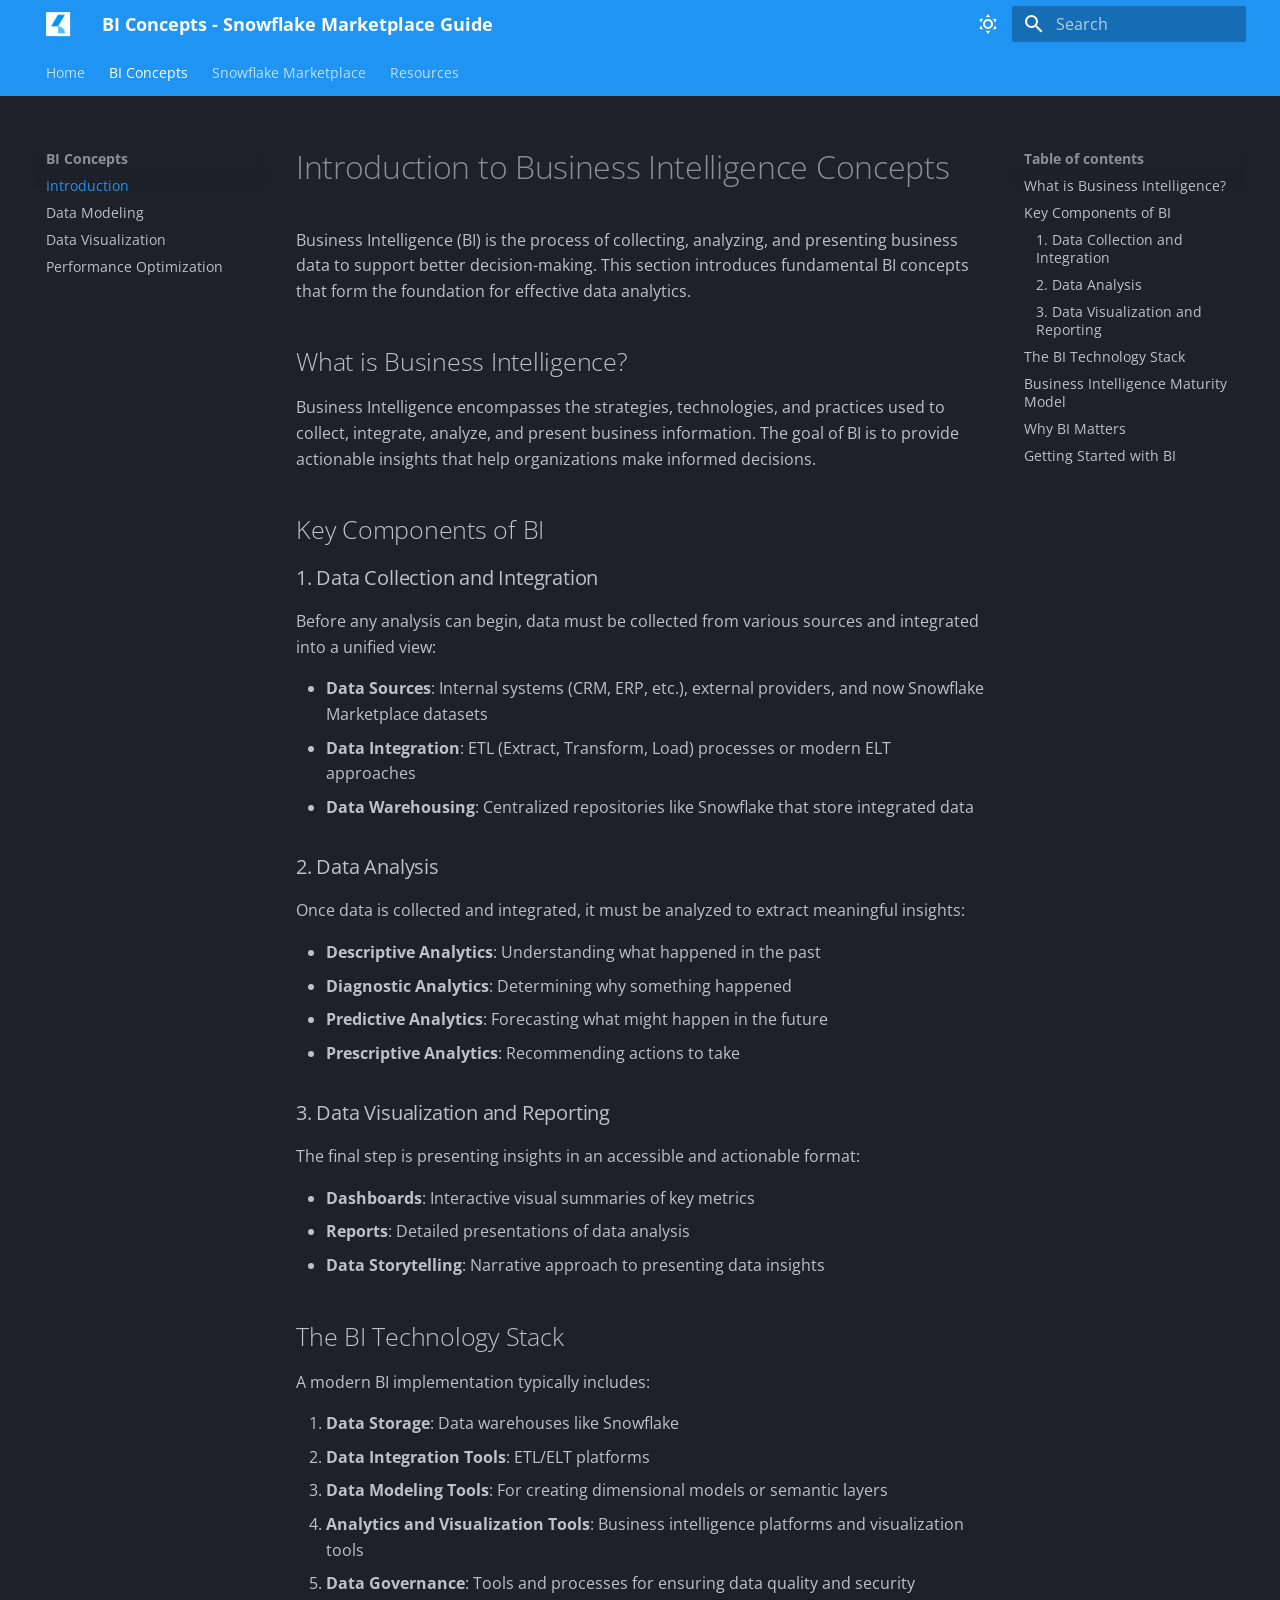
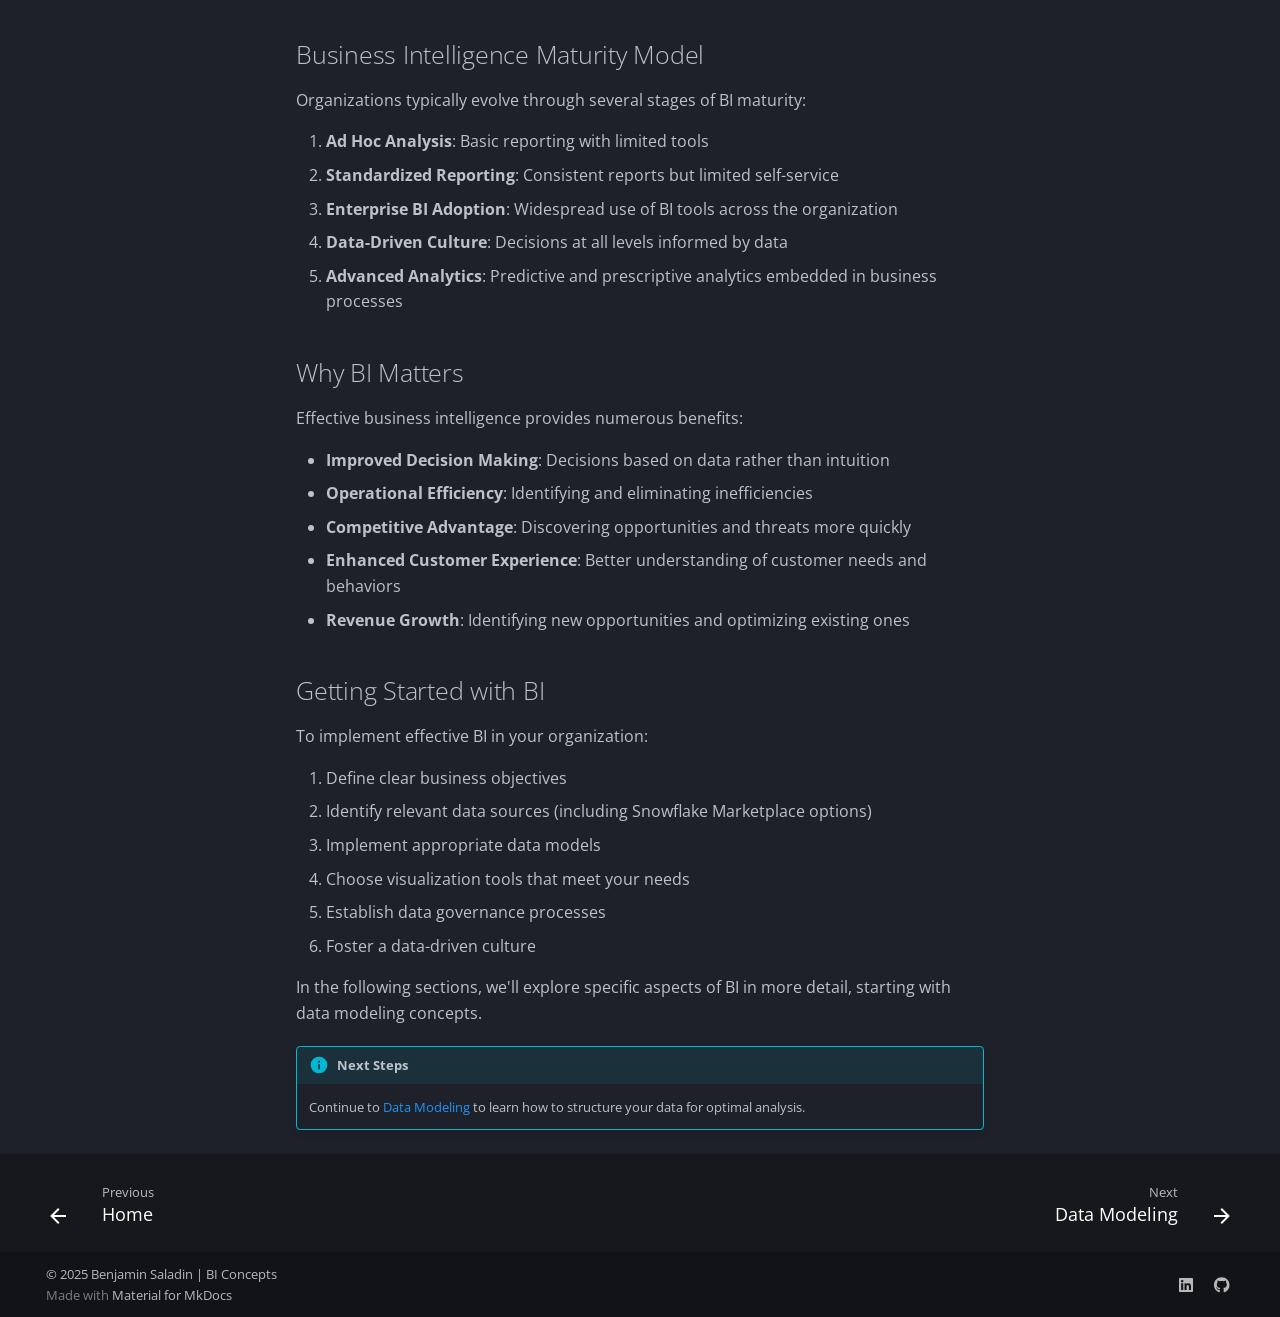
<file: bi-concepts/introduction/index.html>
<!doctype html>
<html lang="en" class="no-js">
  <head>
    
      <meta charset="utf-8">
      <meta name="viewport" content="width=device-width,initial-scale=1">
      
      
      
        <link rel="canonical" href="https://svc-bi-concepts.github.io/bi-concepts-snowflake/bi-concepts/introduction/">
      
      
        <link rel="prev" href="../..">
      
      
        <link rel="next" href="../data-modeling/">
      
      
      <link rel="icon" href="../../assets/images/favicon.ico">
      <meta name="generator" content="mkdocs-1.6.1, mkdocs-material-9.6.9">
    
    
      
        <title>Introduction - BI Concepts - Snowflake Marketplace Guide</title>
      
    
    
      <link rel="stylesheet" href="../../assets/stylesheets/main.4af4bdda.min.css">
      
        
        <link rel="stylesheet" href="../../assets/stylesheets/palette.06af60db.min.css">
      
      


    
    
      
    
    
      
        
        
        <link rel="preconnect" href="https://fonts.gstatic.com" crossorigin>
        <link rel="stylesheet" href="https://fonts.googleapis.com/css?family=Open+Sans:300,300i,400,400i,700,700i%7CRoboto+Mono:400,400i,700,700i&display=fallback">
        <style>:root{--md-text-font:"Open Sans";--md-code-font:"Roboto Mono"}</style>
      
    
    
      <link rel="stylesheet" href="../../stylesheets/extra.css">
    
    <script>__md_scope=new URL("../..",location),__md_hash=e=>[...e].reduce(((e,_)=>(e<<5)-e+_.charCodeAt(0)),0),__md_get=(e,_=localStorage,t=__md_scope)=>JSON.parse(_.getItem(t.pathname+"."+e)),__md_set=(e,_,t=localStorage,a=__md_scope)=>{try{t.setItem(a.pathname+"."+e,JSON.stringify(_))}catch(e){}}</script>
    
      

    
    
    
  </head>
  
  
    
    
      
    
    
    
    
    <body dir="ltr" data-md-color-scheme="slate" data-md-color-primary="blue" data-md-color-accent="deep-blue">
  
    
    <input class="md-toggle" data-md-toggle="drawer" type="checkbox" id="__drawer" autocomplete="off">
    <input class="md-toggle" data-md-toggle="search" type="checkbox" id="__search" autocomplete="off">
    <label class="md-overlay" for="__drawer"></label>
    <div data-md-component="skip">
      
        
        <a href="#introduction-to-business-intelligence-concepts" class="md-skip">
          Skip to content
        </a>
      
    </div>
    <div data-md-component="announce">
      
    </div>
    
    
      

<header class="md-header" data-md-component="header">
  <nav class="md-header__inner md-grid" aria-label="Header">
    <a href="../.." title="BI Concepts - Snowflake Marketplace Guide" class="md-header__button md-logo" aria-label="BI Concepts - Snowflake Marketplace Guide" data-md-component="logo">
      
  <img src="../../assets/images/BI_Concepts_logo_graphic_color.png" alt="logo">

    </a>
    <label class="md-header__button md-icon" for="__drawer">
      
      <svg xmlns="http://www.w3.org/2000/svg" viewBox="0 0 24 24"><path d="M3 6h18v2H3zm0 5h18v2H3zm0 5h18v2H3z"/></svg>
    </label>
    <div class="md-header__title" data-md-component="header-title">
      <div class="md-header__ellipsis">
        <div class="md-header__topic">
          <span class="md-ellipsis">
            BI Concepts - Snowflake Marketplace Guide
          </span>
        </div>
        <div class="md-header__topic" data-md-component="header-topic">
          <span class="md-ellipsis">
            
              Introduction
            
          </span>
        </div>
      </div>
    </div>
    
      
        <form class="md-header__option" data-md-component="palette">
  
    
    
    
    <input class="md-option" data-md-color-media="" data-md-color-scheme="slate" data-md-color-primary="blue" data-md-color-accent="deep-blue"  aria-label="Dark mode"  type="radio" name="__palette" id="__palette_0">
    
      <label class="md-header__button md-icon" title="Dark mode" for="__palette_1" hidden>
        <svg xmlns="http://www.w3.org/2000/svg" viewBox="0 0 24 24"><path d="M12 7a5 5 0 0 1 5 5 5 5 0 0 1-5 5 5 5 0 0 1-5-5 5 5 0 0 1 5-5m0 2a3 3 0 0 0-3 3 3 3 0 0 0 3 3 3 3 0 0 0 3-3 3 3 0 0 0-3-3m0-7 2.39 3.42C13.65 5.15 12.84 5 12 5s-1.65.15-2.39.42zM3.34 7l4.16-.35A7.2 7.2 0 0 0 5.94 8.5c-.44.74-.69 1.5-.83 2.29zm.02 10 1.76-3.77a7.131 7.131 0 0 0 2.38 4.14zM20.65 7l-1.77 3.79a7.02 7.02 0 0 0-2.38-4.15zm-.01 10-4.14.36c.59-.51 1.12-1.14 1.54-1.86.42-.73.69-1.5.83-2.29zM12 22l-2.41-3.44c.74.27 1.55.44 2.41.44.82 0 1.63-.17 2.37-.44z"/></svg>
      </label>
    
  
    
    
    
    <input class="md-option" data-md-color-media="" data-md-color-scheme="default" data-md-color-primary="blue" data-md-color-accent="deep-orange"  aria-label="Light mode"  type="radio" name="__palette" id="__palette_1">
    
      <label class="md-header__button md-icon" title="Light mode" for="__palette_0" hidden>
        <svg xmlns="http://www.w3.org/2000/svg" viewBox="0 0 24 24"><path d="m17.75 4.09-2.53 1.94.91 3.06-2.63-1.81-2.63 1.81.91-3.06-2.53-1.94L12.44 4l1.06-3 1.06 3zm3.5 6.91-1.64 1.25.59 1.98-1.7-1.17-1.7 1.17.59-1.98L15.75 11l2.06-.05L18.5 9l.69 1.95zm-2.28 4.95c.83-.08 1.72 1.1 1.19 1.85-.32.45-.66.87-1.08 1.27C15.17 23 8.84 23 4.94 19.07c-3.91-3.9-3.91-10.24 0-14.14.4-.4.82-.76 1.27-1.08.75-.53 1.93.36 1.85 1.19-.27 2.86.69 5.83 2.89 8.02a9.96 9.96 0 0 0 8.02 2.89m-1.64 2.02a12.08 12.08 0 0 1-7.8-3.47c-2.17-2.19-3.33-5-3.49-7.82-2.81 3.14-2.7 7.96.31 10.98 3.02 3.01 7.84 3.12 10.98.31"/></svg>
      </label>
    
  
</form>
      
    
    
      <script>var palette=__md_get("__palette");if(palette&&palette.color){if("(prefers-color-scheme)"===palette.color.media){var media=matchMedia("(prefers-color-scheme: light)"),input=document.querySelector(media.matches?"[data-md-color-media='(prefers-color-scheme: light)']":"[data-md-color-media='(prefers-color-scheme: dark)']");palette.color.media=input.getAttribute("data-md-color-media"),palette.color.scheme=input.getAttribute("data-md-color-scheme"),palette.color.primary=input.getAttribute("data-md-color-primary"),palette.color.accent=input.getAttribute("data-md-color-accent")}for(var[key,value]of Object.entries(palette.color))document.body.setAttribute("data-md-color-"+key,value)}</script>
    
    
    
      <label class="md-header__button md-icon" for="__search">
        
        <svg xmlns="http://www.w3.org/2000/svg" viewBox="0 0 24 24"><path d="M9.5 3A6.5 6.5 0 0 1 16 9.5c0 1.61-.59 3.09-1.56 4.23l.27.27h.79l5 5-1.5 1.5-5-5v-.79l-.27-.27A6.52 6.52 0 0 1 9.5 16 6.5 6.5 0 0 1 3 9.5 6.5 6.5 0 0 1 9.5 3m0 2C7 5 5 7 5 9.5S7 14 9.5 14 14 12 14 9.5 12 5 9.5 5"/></svg>
      </label>
      <div class="md-search" data-md-component="search" role="dialog">
  <label class="md-search__overlay" for="__search"></label>
  <div class="md-search__inner" role="search">
    <form class="md-search__form" name="search">
      <input type="text" class="md-search__input" name="query" aria-label="Search" placeholder="Search" autocapitalize="off" autocorrect="off" autocomplete="off" spellcheck="false" data-md-component="search-query" required>
      <label class="md-search__icon md-icon" for="__search">
        
        <svg xmlns="http://www.w3.org/2000/svg" viewBox="0 0 24 24"><path d="M9.5 3A6.5 6.5 0 0 1 16 9.5c0 1.61-.59 3.09-1.56 4.23l.27.27h.79l5 5-1.5 1.5-5-5v-.79l-.27-.27A6.52 6.52 0 0 1 9.5 16 6.5 6.5 0 0 1 3 9.5 6.5 6.5 0 0 1 9.5 3m0 2C7 5 5 7 5 9.5S7 14 9.5 14 14 12 14 9.5 12 5 9.5 5"/></svg>
        
        <svg xmlns="http://www.w3.org/2000/svg" viewBox="0 0 24 24"><path d="M20 11v2H8l5.5 5.5-1.42 1.42L4.16 12l7.92-7.92L13.5 5.5 8 11z"/></svg>
      </label>
      <nav class="md-search__options" aria-label="Search">
        
          <a href="javascript:void(0)" class="md-search__icon md-icon" title="Share" aria-label="Share" data-clipboard data-clipboard-text="" data-md-component="search-share" tabindex="-1">
            
            <svg xmlns="http://www.w3.org/2000/svg" viewBox="0 0 24 24"><path d="M18 16.08c-.76 0-1.44.3-1.96.77L8.91 12.7c.05-.23.09-.46.09-.7s-.04-.47-.09-.7l7.05-4.11c.54.5 1.25.81 2.04.81a3 3 0 0 0 3-3 3 3 0 0 0-3-3 3 3 0 0 0-3 3c0 .24.04.47.09.7L8.04 9.81C7.5 9.31 6.79 9 6 9a3 3 0 0 0-3 3 3 3 0 0 0 3 3c.79 0 1.5-.31 2.04-.81l7.12 4.15c-.05.21-.08.43-.08.66 0 1.61 1.31 2.91 2.92 2.91s2.92-1.3 2.92-2.91A2.92 2.92 0 0 0 18 16.08"/></svg>
          </a>
        
        <button type="reset" class="md-search__icon md-icon" title="Clear" aria-label="Clear" tabindex="-1">
          
          <svg xmlns="http://www.w3.org/2000/svg" viewBox="0 0 24 24"><path d="M19 6.41 17.59 5 12 10.59 6.41 5 5 6.41 10.59 12 5 17.59 6.41 19 12 13.41 17.59 19 19 17.59 13.41 12z"/></svg>
        </button>
      </nav>
      
        <div class="md-search__suggest" data-md-component="search-suggest"></div>
      
    </form>
    <div class="md-search__output">
      <div class="md-search__scrollwrap" tabindex="0" data-md-scrollfix>
        <div class="md-search-result" data-md-component="search-result">
          <div class="md-search-result__meta">
            Initializing search
          </div>
          <ol class="md-search-result__list" role="presentation"></ol>
        </div>
      </div>
    </div>
  </div>
</div>
    
    
  </nav>
  
</header>
    
    <div class="md-container" data-md-component="container">
      
      
        
          
            
<nav class="md-tabs" aria-label="Tabs" data-md-component="tabs">
  <div class="md-grid">
    <ul class="md-tabs__list">
      
        
  
  
  
    <li class="md-tabs__item">
      <a href="../.." class="md-tabs__link">
        
  
    
  
  Home

      </a>
    </li>
  

      
        
  
  
    
  
  
    
    
      <li class="md-tabs__item md-tabs__item--active">
        <a href="./" class="md-tabs__link">
          
  
    
  
  BI Concepts

        </a>
      </li>
    
  

      
        
  
  
  
    
    
      <li class="md-tabs__item">
        <a href="../../marketplace/overview/" class="md-tabs__link">
          
  
    
  
  Snowflake Marketplace

        </a>
      </li>
    
  

      
        
  
  
  
    <li class="md-tabs__item">
      <a href="../../resources/" class="md-tabs__link">
        
  
    
  
  Resources

      </a>
    </li>
  

      
    </ul>
  </div>
</nav>
          
        
      
      <main class="md-main" data-md-component="main">
        <div class="md-main__inner md-grid">
          
            
              
              <div class="md-sidebar md-sidebar--primary" data-md-component="sidebar" data-md-type="navigation" >
                <div class="md-sidebar__scrollwrap">
                  <div class="md-sidebar__inner">
                    


  


<nav class="md-nav md-nav--primary md-nav--lifted" aria-label="Navigation" data-md-level="0">
  <label class="md-nav__title" for="__drawer">
    <a href="../.." title="BI Concepts - Snowflake Marketplace Guide" class="md-nav__button md-logo" aria-label="BI Concepts - Snowflake Marketplace Guide" data-md-component="logo">
      
  <img src="../../assets/images/BI_Concepts_logo_graphic_color.png" alt="logo">

    </a>
    BI Concepts - Snowflake Marketplace Guide
  </label>
  
  <ul class="md-nav__list" data-md-scrollfix>
    
      
      
  
  
  
  
    <li class="md-nav__item">
      <a href="../.." class="md-nav__link">
        
  
  <span class="md-ellipsis">
    Home
    
  </span>
  

      </a>
    </li>
  

    
      
      
  
  
    
  
  
  
    
    
      
        
      
        
      
        
      
        
      
    
    
      
        
        
      
      
        
      
    
    
    <li class="md-nav__item md-nav__item--active md-nav__item--section md-nav__item--nested">
      
        
        
        <input class="md-nav__toggle md-toggle " type="checkbox" id="__nav_2" checked>
        
          
          <label class="md-nav__link" for="__nav_2" id="__nav_2_label" tabindex="">
            
  
  <span class="md-ellipsis">
    BI Concepts
    
  </span>
  

            <span class="md-nav__icon md-icon"></span>
          </label>
        
        <nav class="md-nav" data-md-level="1" aria-labelledby="__nav_2_label" aria-expanded="true">
          <label class="md-nav__title" for="__nav_2">
            <span class="md-nav__icon md-icon"></span>
            BI Concepts
          </label>
          <ul class="md-nav__list" data-md-scrollfix>
            
              
                
  
  
    
  
  
  
    <li class="md-nav__item md-nav__item--active">
      
      <input class="md-nav__toggle md-toggle" type="checkbox" id="__toc">
      
      
        
      
      
        <label class="md-nav__link md-nav__link--active" for="__toc">
          
  
  <span class="md-ellipsis">
    Introduction
    
  </span>
  

          <span class="md-nav__icon md-icon"></span>
        </label>
      
      <a href="./" class="md-nav__link md-nav__link--active">
        
  
  <span class="md-ellipsis">
    Introduction
    
  </span>
  

      </a>
      
        

<nav class="md-nav md-nav--secondary" aria-label="Table of contents">
  
  
  
    
  
  
    <label class="md-nav__title" for="__toc">
      <span class="md-nav__icon md-icon"></span>
      Table of contents
    </label>
    <ul class="md-nav__list" data-md-component="toc" data-md-scrollfix>
      
        <li class="md-nav__item">
  <a href="#what-is-business-intelligence" class="md-nav__link">
    <span class="md-ellipsis">
      What is Business Intelligence?
    </span>
  </a>
  
</li>
      
        <li class="md-nav__item">
  <a href="#key-components-of-bi" class="md-nav__link">
    <span class="md-ellipsis">
      Key Components of BI
    </span>
  </a>
  
    <nav class="md-nav" aria-label="Key Components of BI">
      <ul class="md-nav__list">
        
          <li class="md-nav__item">
  <a href="#1-data-collection-and-integration" class="md-nav__link">
    <span class="md-ellipsis">
      1. Data Collection and Integration
    </span>
  </a>
  
</li>
        
          <li class="md-nav__item">
  <a href="#2-data-analysis" class="md-nav__link">
    <span class="md-ellipsis">
      2. Data Analysis
    </span>
  </a>
  
</li>
        
          <li class="md-nav__item">
  <a href="#3-data-visualization-and-reporting" class="md-nav__link">
    <span class="md-ellipsis">
      3. Data Visualization and Reporting
    </span>
  </a>
  
</li>
        
      </ul>
    </nav>
  
</li>
      
        <li class="md-nav__item">
  <a href="#the-bi-technology-stack" class="md-nav__link">
    <span class="md-ellipsis">
      The BI Technology Stack
    </span>
  </a>
  
</li>
      
        <li class="md-nav__item">
  <a href="#business-intelligence-maturity-model" class="md-nav__link">
    <span class="md-ellipsis">
      Business Intelligence Maturity Model
    </span>
  </a>
  
</li>
      
        <li class="md-nav__item">
  <a href="#why-bi-matters" class="md-nav__link">
    <span class="md-ellipsis">
      Why BI Matters
    </span>
  </a>
  
</li>
      
        <li class="md-nav__item">
  <a href="#getting-started-with-bi" class="md-nav__link">
    <span class="md-ellipsis">
      Getting Started with BI
    </span>
  </a>
  
</li>
      
    </ul>
  
</nav>
      
    </li>
  

              
            
              
                
  
  
  
  
    <li class="md-nav__item">
      <a href="../data-modeling/" class="md-nav__link">
        
  
  <span class="md-ellipsis">
    Data Modeling
    
  </span>
  

      </a>
    </li>
  

              
            
              
                
  
  
  
  
    <li class="md-nav__item">
      <a href="../data-visualization/" class="md-nav__link">
        
  
  <span class="md-ellipsis">
    Data Visualization
    
  </span>
  

      </a>
    </li>
  

              
            
              
                
  
  
  
  
    <li class="md-nav__item">
      <a href="../performance/" class="md-nav__link">
        
  
  <span class="md-ellipsis">
    Performance Optimization
    
  </span>
  

      </a>
    </li>
  

              
            
          </ul>
        </nav>
      
    </li>
  

    
      
      
  
  
  
  
    
    
      
        
      
        
      
        
      
        
      
        
      
        
      
    
    
      
      
        
      
    
    
    <li class="md-nav__item md-nav__item--nested">
      
        
        
        <input class="md-nav__toggle md-toggle " type="checkbox" id="__nav_3" >
        
          
          <label class="md-nav__link" for="__nav_3" id="__nav_3_label" tabindex="0">
            
  
  <span class="md-ellipsis">
    Snowflake Marketplace
    
  </span>
  

            <span class="md-nav__icon md-icon"></span>
          </label>
        
        <nav class="md-nav" data-md-level="1" aria-labelledby="__nav_3_label" aria-expanded="false">
          <label class="md-nav__title" for="__nav_3">
            <span class="md-nav__icon md-icon"></span>
            Snowflake Marketplace
          </label>
          <ul class="md-nav__list" data-md-scrollfix>
            
              
                
  
  
  
  
    <li class="md-nav__item">
      <a href="../../marketplace/overview/" class="md-nav__link">
        
  
  <span class="md-ellipsis">
    Overview
    
  </span>
  

      </a>
    </li>
  

              
            
              
                
  
  
  
  
    <li class="md-nav__item">
      <a href="../../marketplace/swiss-calendar/" class="md-nav__link">
        
  
  <span class="md-ellipsis">
    Swiss Calendar
    
  </span>
  

      </a>
    </li>
  

              
            
              
                
  
  
  
  
    <li class="md-nav__item">
      <a href="../../marketplace/finding-datasets/" class="md-nav__link">
        
  
  <span class="md-ellipsis">
    Finding Datasets
    
  </span>
  

      </a>
    </li>
  

              
            
              
                
  
  
  
  
    <li class="md-nav__item">
      <a href="../../marketplace/acquiring-datasets/" class="md-nav__link">
        
  
  <span class="md-ellipsis">
    Acquiring Datasets
    
  </span>
  

      </a>
    </li>
  

              
            
              
                
  
  
  
  
    <li class="md-nav__item">
      <a href="../../marketplace/using-datasets/" class="md-nav__link">
        
  
  <span class="md-ellipsis">
    Using Datasets
    
  </span>
  

      </a>
    </li>
  

              
            
              
                
  
  
  
  
    <li class="md-nav__item">
      <a href="../../marketplace/example-projects/" class="md-nav__link">
        
  
  <span class="md-ellipsis">
    Example Projects
    
  </span>
  

      </a>
    </li>
  

              
            
          </ul>
        </nav>
      
    </li>
  

    
      
      
  
  
  
  
    <li class="md-nav__item">
      <a href="../../resources/" class="md-nav__link">
        
  
  <span class="md-ellipsis">
    Resources
    
  </span>
  

      </a>
    </li>
  

    
  </ul>
</nav>
                  </div>
                </div>
              </div>
            
            
              
              <div class="md-sidebar md-sidebar--secondary" data-md-component="sidebar" data-md-type="toc" >
                <div class="md-sidebar__scrollwrap">
                  <div class="md-sidebar__inner">
                    

<nav class="md-nav md-nav--secondary" aria-label="Table of contents">
  
  
  
    
  
  
    <label class="md-nav__title" for="__toc">
      <span class="md-nav__icon md-icon"></span>
      Table of contents
    </label>
    <ul class="md-nav__list" data-md-component="toc" data-md-scrollfix>
      
        <li class="md-nav__item">
  <a href="#what-is-business-intelligence" class="md-nav__link">
    <span class="md-ellipsis">
      What is Business Intelligence?
    </span>
  </a>
  
</li>
      
        <li class="md-nav__item">
  <a href="#key-components-of-bi" class="md-nav__link">
    <span class="md-ellipsis">
      Key Components of BI
    </span>
  </a>
  
    <nav class="md-nav" aria-label="Key Components of BI">
      <ul class="md-nav__list">
        
          <li class="md-nav__item">
  <a href="#1-data-collection-and-integration" class="md-nav__link">
    <span class="md-ellipsis">
      1. Data Collection and Integration
    </span>
  </a>
  
</li>
        
          <li class="md-nav__item">
  <a href="#2-data-analysis" class="md-nav__link">
    <span class="md-ellipsis">
      2. Data Analysis
    </span>
  </a>
  
</li>
        
          <li class="md-nav__item">
  <a href="#3-data-visualization-and-reporting" class="md-nav__link">
    <span class="md-ellipsis">
      3. Data Visualization and Reporting
    </span>
  </a>
  
</li>
        
      </ul>
    </nav>
  
</li>
      
        <li class="md-nav__item">
  <a href="#the-bi-technology-stack" class="md-nav__link">
    <span class="md-ellipsis">
      The BI Technology Stack
    </span>
  </a>
  
</li>
      
        <li class="md-nav__item">
  <a href="#business-intelligence-maturity-model" class="md-nav__link">
    <span class="md-ellipsis">
      Business Intelligence Maturity Model
    </span>
  </a>
  
</li>
      
        <li class="md-nav__item">
  <a href="#why-bi-matters" class="md-nav__link">
    <span class="md-ellipsis">
      Why BI Matters
    </span>
  </a>
  
</li>
      
        <li class="md-nav__item">
  <a href="#getting-started-with-bi" class="md-nav__link">
    <span class="md-ellipsis">
      Getting Started with BI
    </span>
  </a>
  
</li>
      
    </ul>
  
</nav>
                  </div>
                </div>
              </div>
            
          
          
            <div class="md-content" data-md-component="content">
              <article class="md-content__inner md-typeset">
                
                  



<h1 id="introduction-to-business-intelligence-concepts">Introduction to Business Intelligence Concepts</h1>
<p>Business Intelligence (BI) is the process of collecting, analyzing, and presenting business data to support better decision-making. This section introduces fundamental BI concepts that form the foundation for effective data analytics.</p>
<h2 id="what-is-business-intelligence">What is Business Intelligence?</h2>
<p>Business Intelligence encompasses the strategies, technologies, and practices used to collect, integrate, analyze, and present business information. The goal of BI is to provide actionable insights that help organizations make informed decisions.</p>
<h2 id="key-components-of-bi">Key Components of BI</h2>
<h3 id="1-data-collection-and-integration">1. Data Collection and Integration</h3>
<p>Before any analysis can begin, data must be collected from various sources and integrated into a unified view:</p>
<ul>
<li><strong>Data Sources</strong>: Internal systems (CRM, ERP, etc.), external providers, and now Snowflake Marketplace datasets</li>
<li><strong>Data Integration</strong>: ETL (Extract, Transform, Load) processes or modern ELT approaches</li>
<li><strong>Data Warehousing</strong>: Centralized repositories like Snowflake that store integrated data</li>
</ul>
<h3 id="2-data-analysis">2. Data Analysis</h3>
<p>Once data is collected and integrated, it must be analyzed to extract meaningful insights:</p>
<ul>
<li><strong>Descriptive Analytics</strong>: Understanding what happened in the past</li>
<li><strong>Diagnostic Analytics</strong>: Determining why something happened</li>
<li><strong>Predictive Analytics</strong>: Forecasting what might happen in the future</li>
<li><strong>Prescriptive Analytics</strong>: Recommending actions to take</li>
</ul>
<h3 id="3-data-visualization-and-reporting">3. Data Visualization and Reporting</h3>
<p>The final step is presenting insights in an accessible and actionable format:</p>
<ul>
<li><strong>Dashboards</strong>: Interactive visual summaries of key metrics</li>
<li><strong>Reports</strong>: Detailed presentations of data analysis</li>
<li><strong>Data Storytelling</strong>: Narrative approach to presenting data insights</li>
</ul>
<h2 id="the-bi-technology-stack">The BI Technology Stack</h2>
<p>A modern BI implementation typically includes:</p>
<ol>
<li><strong>Data Storage</strong>: Data warehouses like Snowflake</li>
<li><strong>Data Integration Tools</strong>: ETL/ELT platforms</li>
<li><strong>Data Modeling Tools</strong>: For creating dimensional models or semantic layers</li>
<li><strong>Analytics and Visualization Tools</strong>: Business intelligence platforms and visualization tools</li>
<li><strong>Data Governance</strong>: Tools and processes for ensuring data quality and security</li>
</ol>
<h2 id="business-intelligence-maturity-model">Business Intelligence Maturity Model</h2>
<p>Organizations typically evolve through several stages of BI maturity:</p>
<ol>
<li><strong>Ad Hoc Analysis</strong>: Basic reporting with limited tools</li>
<li><strong>Standardized Reporting</strong>: Consistent reports but limited self-service</li>
<li><strong>Enterprise BI Adoption</strong>: Widespread use of BI tools across the organization</li>
<li><strong>Data-Driven Culture</strong>: Decisions at all levels informed by data</li>
<li><strong>Advanced Analytics</strong>: Predictive and prescriptive analytics embedded in business processes</li>
</ol>
<h2 id="why-bi-matters">Why BI Matters</h2>
<p>Effective business intelligence provides numerous benefits:</p>
<ul>
<li><strong>Improved Decision Making</strong>: Decisions based on data rather than intuition</li>
<li><strong>Operational Efficiency</strong>: Identifying and eliminating inefficiencies</li>
<li><strong>Competitive Advantage</strong>: Discovering opportunities and threats more quickly</li>
<li><strong>Enhanced Customer Experience</strong>: Better understanding of customer needs and behaviors</li>
<li><strong>Revenue Growth</strong>: Identifying new opportunities and optimizing existing ones</li>
</ul>
<h2 id="getting-started-with-bi">Getting Started with BI</h2>
<p>To implement effective BI in your organization:</p>
<ol>
<li>Define clear business objectives</li>
<li>Identify relevant data sources (including Snowflake Marketplace options)</li>
<li>Implement appropriate data models</li>
<li>Choose visualization tools that meet your needs</li>
<li>Establish data governance processes</li>
<li>Foster a data-driven culture</li>
</ol>
<p>In the following sections, we'll explore specific aspects of BI in more detail, starting with data modeling concepts.</p>
<div class="admonition info">
<p class="admonition-title">Next Steps</p>
<p>Continue to <a href="../data-modeling/">Data Modeling</a> to learn how to structure your data for optimal analysis.</p>
</div>












                
              </article>
            </div>
          
          
<script>var target=document.getElementById(location.hash.slice(1));target&&target.name&&(target.checked=target.name.startsWith("__tabbed_"))</script>
        </div>
        
          <button type="button" class="md-top md-icon" data-md-component="top" hidden>
  
  <svg xmlns="http://www.w3.org/2000/svg" viewBox="0 0 24 24"><path d="M13 20h-2V8l-5.5 5.5-1.42-1.42L12 4.16l7.92 7.92-1.42 1.42L13 8z"/></svg>
  Back to top
</button>
        
      </main>
      
        <footer class="md-footer">
  
    
      
      <nav class="md-footer__inner md-grid" aria-label="Footer" >
        
          
          <a href="../.." class="md-footer__link md-footer__link--prev" aria-label="Previous: Home">
            <div class="md-footer__button md-icon">
              
              <svg xmlns="http://www.w3.org/2000/svg" viewBox="0 0 24 24"><path d="M20 11v2H8l5.5 5.5-1.42 1.42L4.16 12l7.92-7.92L13.5 5.5 8 11z"/></svg>
            </div>
            <div class="md-footer__title">
              <span class="md-footer__direction">
                Previous
              </span>
              <div class="md-ellipsis">
                Home
              </div>
            </div>
          </a>
        
        
          
          <a href="../data-modeling/" class="md-footer__link md-footer__link--next" aria-label="Next: Data Modeling">
            <div class="md-footer__title">
              <span class="md-footer__direction">
                Next
              </span>
              <div class="md-ellipsis">
                Data Modeling
              </div>
            </div>
            <div class="md-footer__button md-icon">
              
              <svg xmlns="http://www.w3.org/2000/svg" viewBox="0 0 24 24"><path d="M4 11v2h12l-5.5 5.5 1.42 1.42L19.84 12l-7.92-7.92L10.5 5.5 16 11z"/></svg>
            </div>
          </a>
        
      </nav>
    
  
  <div class="md-footer-meta md-typeset">
    <div class="md-footer-meta__inner md-grid">
      <div class="md-copyright">
  
    <div class="md-copyright__highlight">
      &copy; 2025 <a href="https://www.bi-concepts.ch/team/benjamin-saladin"  target="_blank" rel="noopener">Benjamin Saladin</a> | <a href="https://www.bi-concepts.ch"  target="_blank" rel="noopener">BI Concepts</a>

    </div>
  
  
    Made with
    <a href="https://squidfunk.github.io/mkdocs-material/" target="_blank" rel="noopener">
      Material for MkDocs
    </a>
  
</div>
      
        <div class="md-social">
  
    
    
    
    
      
      
    
    <a href="https://www.linkedin.com/in/benjamin-saladin" target="_blank" rel="noopener" title="www.linkedin.com" class="md-social__link">
      <svg xmlns="http://www.w3.org/2000/svg" viewBox="0 0 448 512"><!--! Font Awesome Free 6.7.2 by @fontawesome - https://fontawesome.com License - https://fontawesome.com/license/free (Icons: CC BY 4.0, Fonts: SIL OFL 1.1, Code: MIT License) Copyright 2024 Fonticons, Inc.--><path d="M416 32H31.9C14.3 32 0 46.5 0 64.3v383.4C0 465.5 14.3 480 31.9 480H416c17.6 0 32-14.5 32-32.3V64.3c0-17.8-14.4-32.3-32-32.3M135.4 416H69V202.2h66.5V416zm-33.2-243c-21.3 0-38.5-17.3-38.5-38.5S80.9 96 102.2 96c21.2 0 38.5 17.3 38.5 38.5 0 21.3-17.2 38.5-38.5 38.5m282.1 243h-66.4V312c0-24.8-.5-56.7-34.5-56.7-34.6 0-39.9 27-39.9 54.9V416h-66.4V202.2h63.7v29.2h.9c8.9-16.8 30.6-34.5 62.9-34.5 67.2 0 79.7 44.3 79.7 101.9z"/></svg>
    </a>
  
    
    
    
    
      
      
    
    <a href="https://github.com/svc-bi-concepts" target="_blank" rel="noopener" title="github.com" class="md-social__link">
      <svg xmlns="http://www.w3.org/2000/svg" viewBox="0 0 496 512"><!--! Font Awesome Free 6.7.2 by @fontawesome - https://fontawesome.com License - https://fontawesome.com/license/free (Icons: CC BY 4.0, Fonts: SIL OFL 1.1, Code: MIT License) Copyright 2024 Fonticons, Inc.--><path d="M165.9 397.4c0 2-2.3 3.6-5.2 3.6-3.3.3-5.6-1.3-5.6-3.6 0-2 2.3-3.6 5.2-3.6 3-.3 5.6 1.3 5.6 3.6m-31.1-4.5c-.7 2 1.3 4.3 4.3 4.9 2.6 1 5.6 0 6.2-2s-1.3-4.3-4.3-5.2c-2.6-.7-5.5.3-6.2 2.3m44.2-1.7c-2.9.7-4.9 2.6-4.6 4.9.3 2 2.9 3.3 5.9 2.6 2.9-.7 4.9-2.6 4.6-4.6-.3-1.9-3-3.2-5.9-2.9M244.8 8C106.1 8 0 113.3 0 252c0 110.9 69.8 205.8 169.5 239.2 12.8 2.3 17.3-5.6 17.3-12.1 0-6.2-.3-40.4-.3-61.4 0 0-70 15-84.7-29.8 0 0-11.4-29.1-27.8-36.6 0 0-22.9-15.7 1.6-15.4 0 0 24.9 2 38.6 25.8 21.9 38.6 58.6 27.5 72.9 20.9 2.3-16 8.8-27.1 16-33.7-55.9-6.2-112.3-14.3-112.3-110.5 0-27.5 7.6-41.3 23.6-58.9-2.6-6.5-11.1-33.3 2.6-67.9 20.9-6.5 69 27 69 27 20-5.6 41.5-8.5 62.8-8.5s42.8 2.9 62.8 8.5c0 0 48.1-33.6 69-27 13.7 34.7 5.2 61.4 2.6 67.9 16 17.7 25.8 31.5 25.8 58.9 0 96.5-58.9 104.2-114.8 110.5 9.2 7.9 17 22.9 17 46.4 0 33.7-.3 75.4-.3 83.6 0 6.5 4.6 14.4 17.3 12.1C428.2 457.8 496 362.9 496 252 496 113.3 383.5 8 244.8 8M97.2 352.9c-1.3 1-1 3.3.7 5.2 1.6 1.6 3.9 2.3 5.2 1 1.3-1 1-3.3-.7-5.2-1.6-1.6-3.9-2.3-5.2-1m-10.8-8.1c-.7 1.3.3 2.9 2.3 3.9 1.6 1 3.6.7 4.3-.7.7-1.3-.3-2.9-2.3-3.9-2-.6-3.6-.3-4.3.7m32.4 35.6c-1.6 1.3-1 4.3 1.3 6.2 2.3 2.3 5.2 2.6 6.5 1 1.3-1.3.7-4.3-1.3-6.2-2.2-2.3-5.2-2.6-6.5-1m-11.4-14.7c-1.6 1-1.6 3.6 0 5.9s4.3 3.3 5.6 2.3c1.6-1.3 1.6-3.9 0-6.2-1.4-2.3-4-3.3-5.6-2"/></svg>
    </a>
  
</div>
      
    </div>
  </div>
</footer>
      
    </div>
    <div class="md-dialog" data-md-component="dialog">
      <div class="md-dialog__inner md-typeset"></div>
    </div>
    
    
    <script id="__config" type="application/json">{"base": "../..", "features": ["content.action.edit", "content.action.view", "content.code.annotate", "content.code.copy", "content.tooltips", "navigation.tabs", "navigation.sections", "navigation.footer", "navigation.indexes", "navigation.top", "navigation.tracking", "search.highlight", "search.share", "search.suggest", "toc.follow"], "search": "../../assets/javascripts/workers/search.f8cc74c7.min.js", "translations": {"clipboard.copied": "Copied to clipboard", "clipboard.copy": "Copy to clipboard", "search.result.more.one": "1 more on this page", "search.result.more.other": "# more on this page", "search.result.none": "No matching documents", "search.result.one": "1 matching document", "search.result.other": "# matching documents", "search.result.placeholder": "Type to start searching", "search.result.term.missing": "Missing", "select.version": "Select version"}}</script>
    
    
      <script src="../../assets/javascripts/bundle.c8b220af.min.js"></script>
      
    
  </body>
</html>
</file>
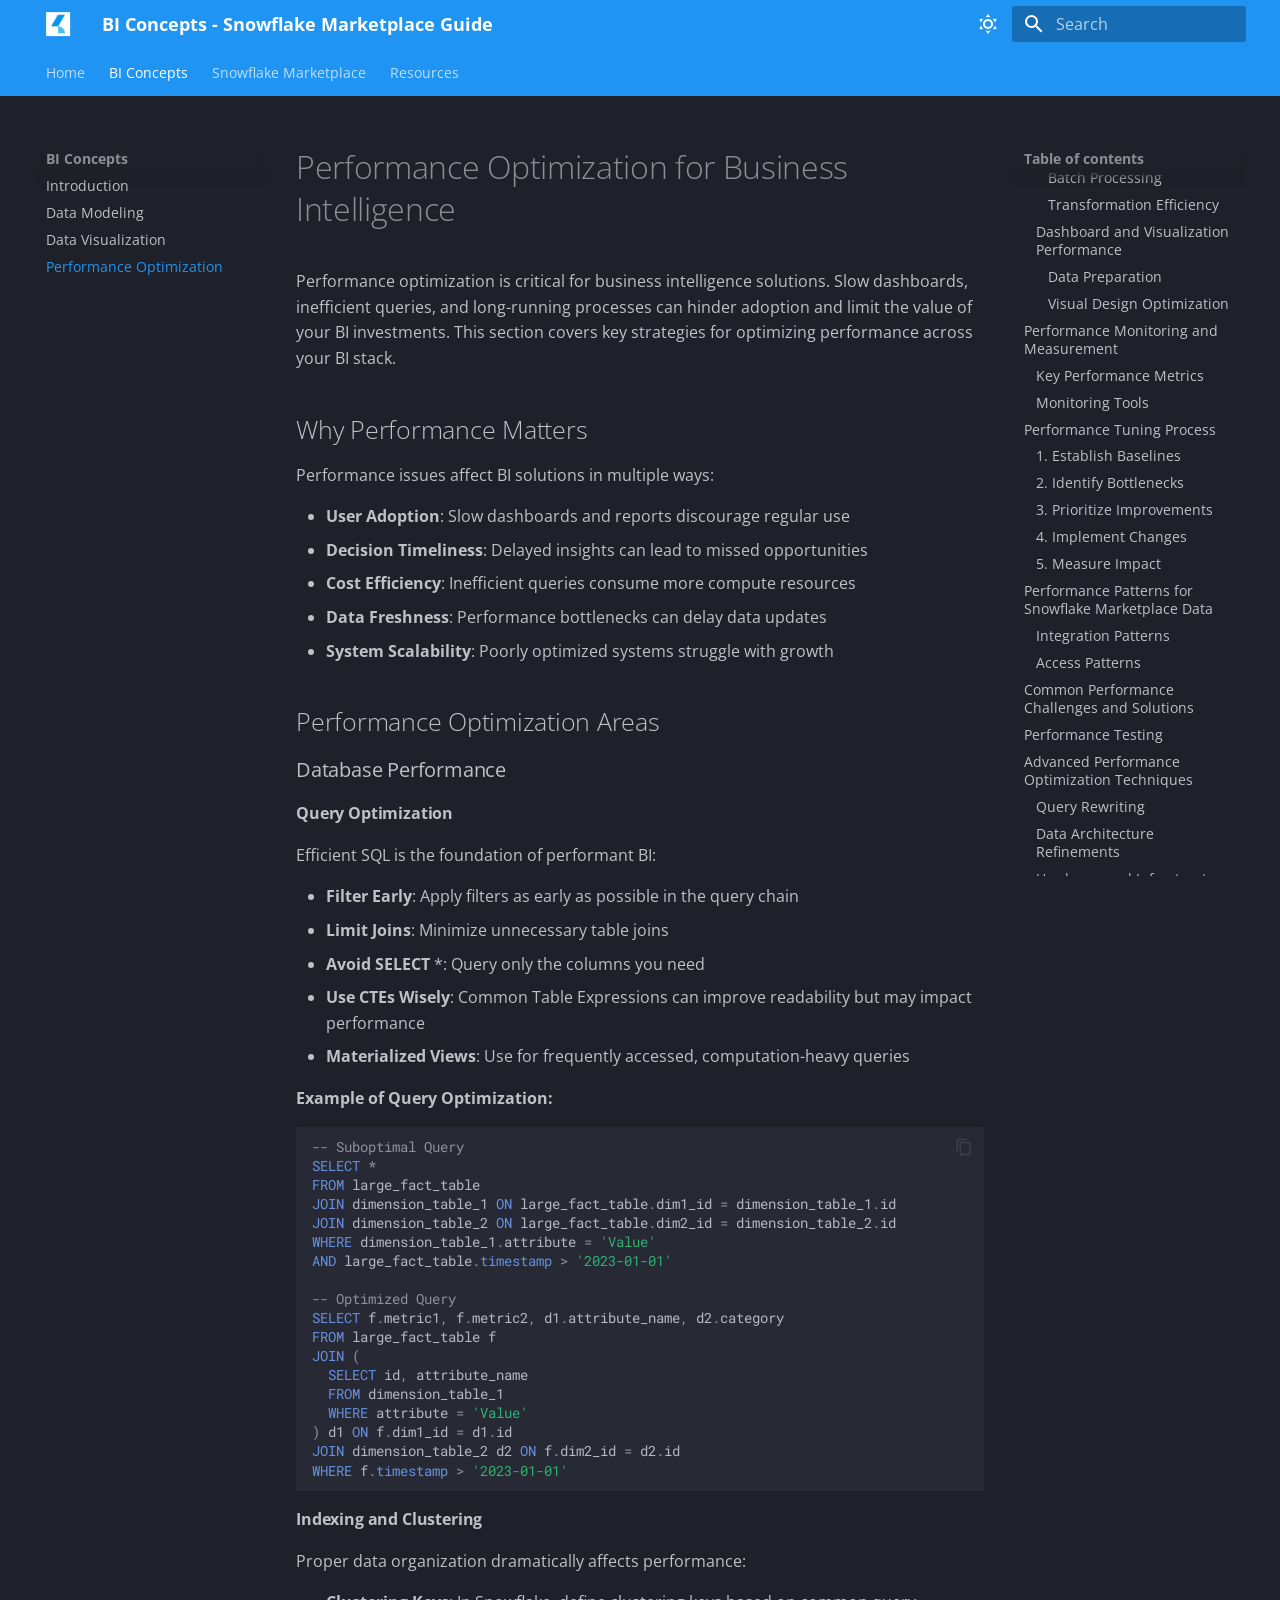
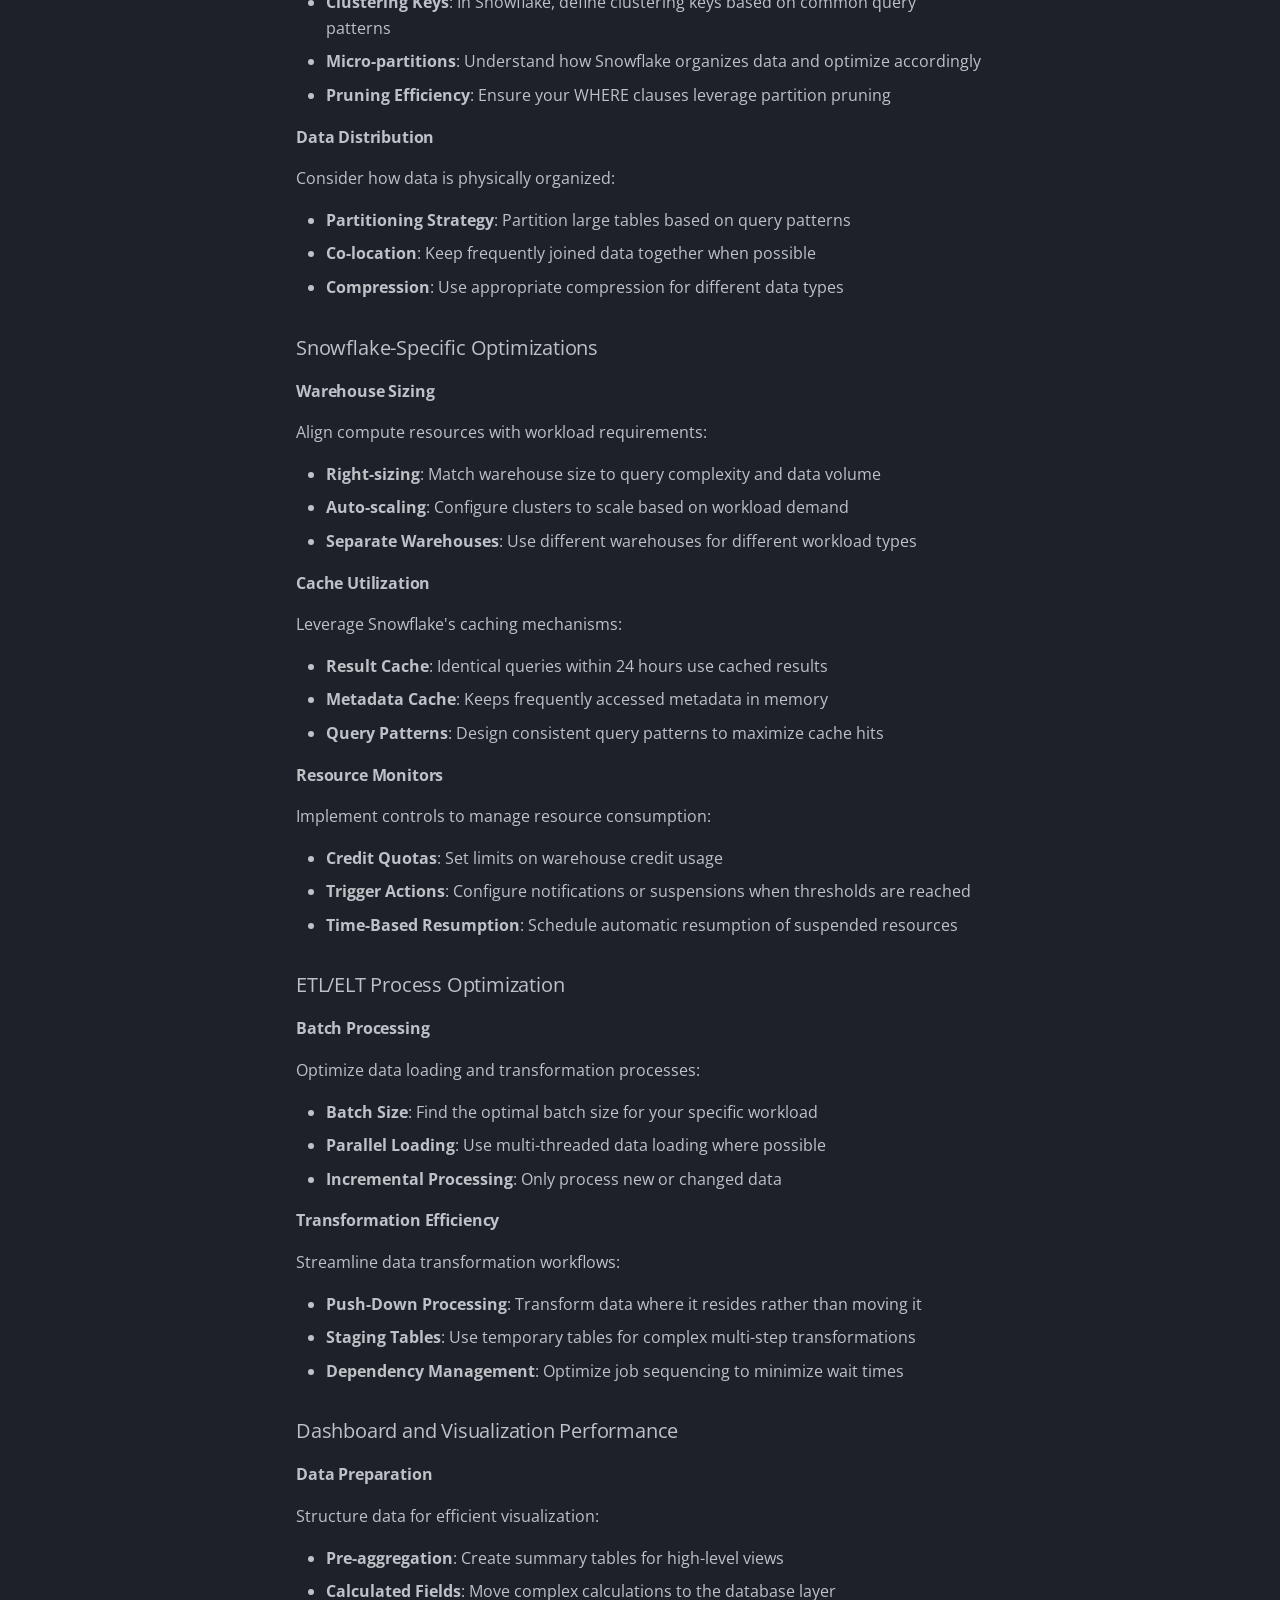
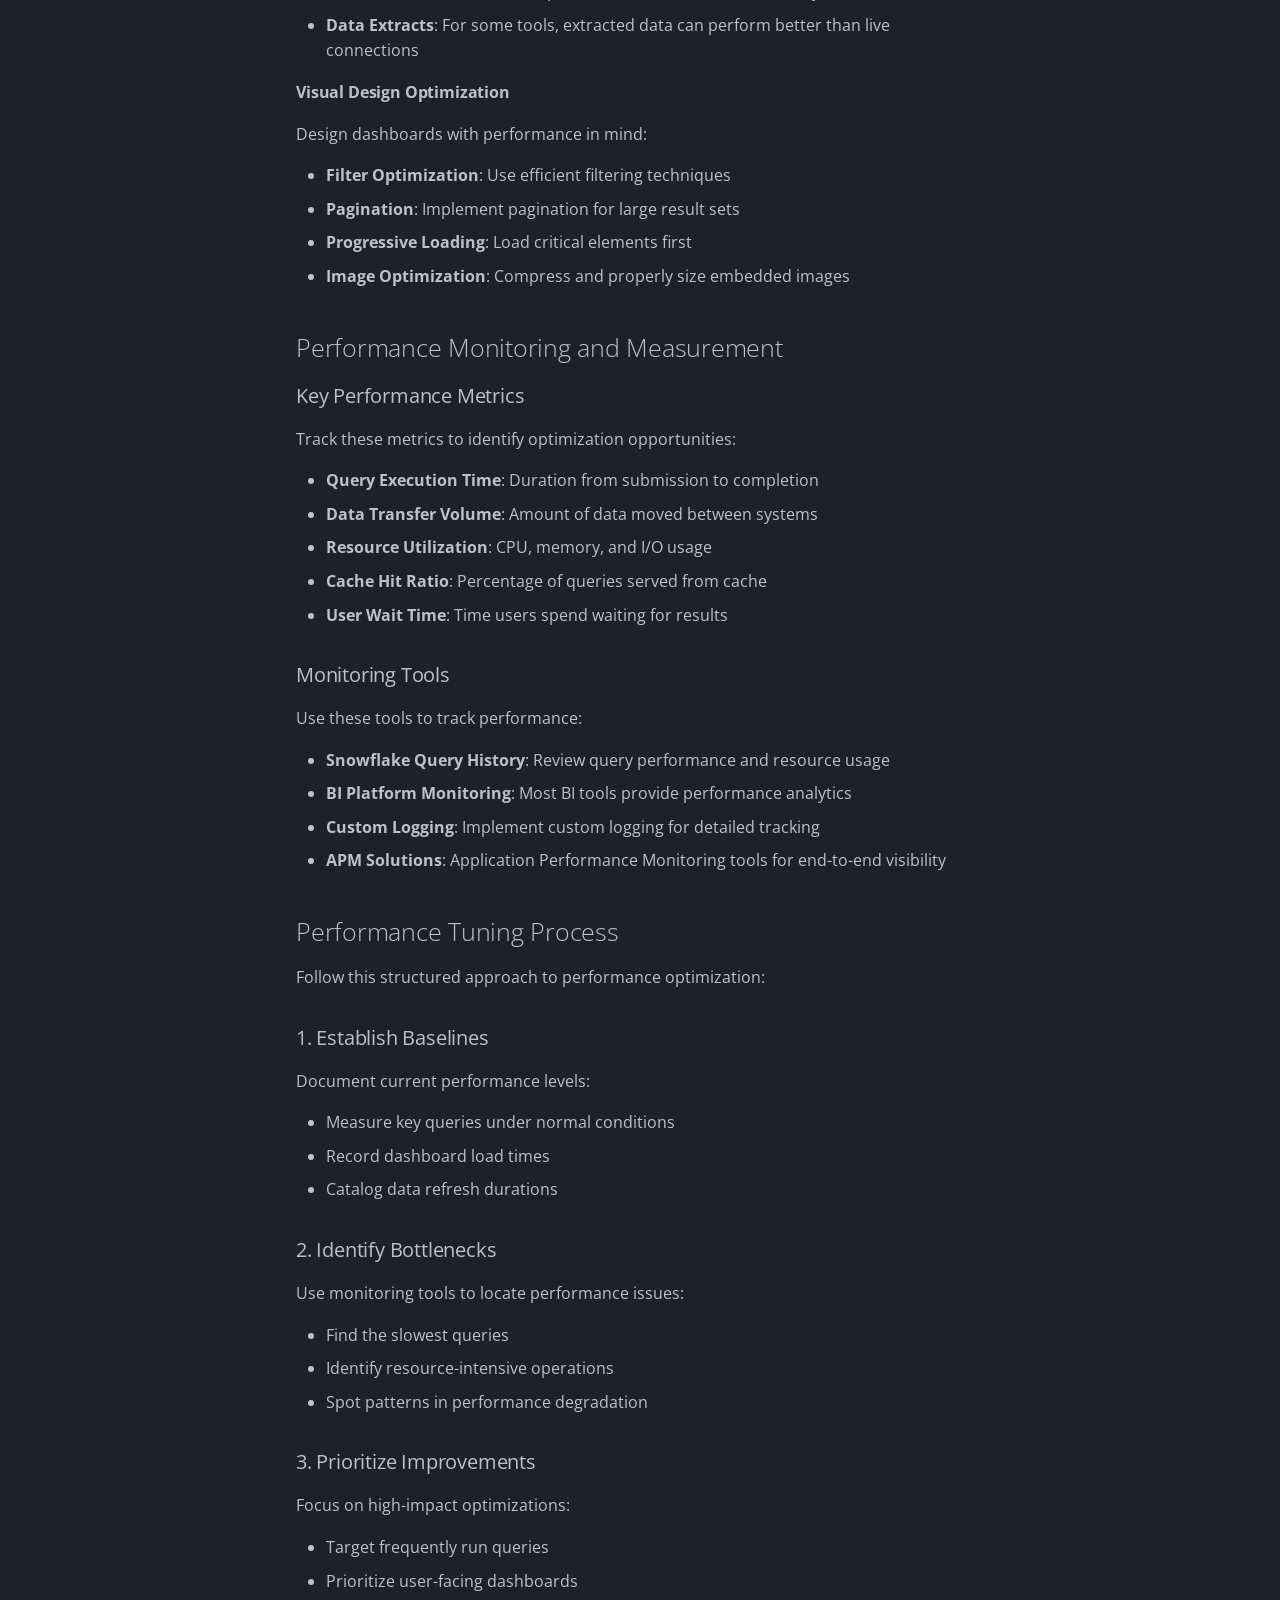
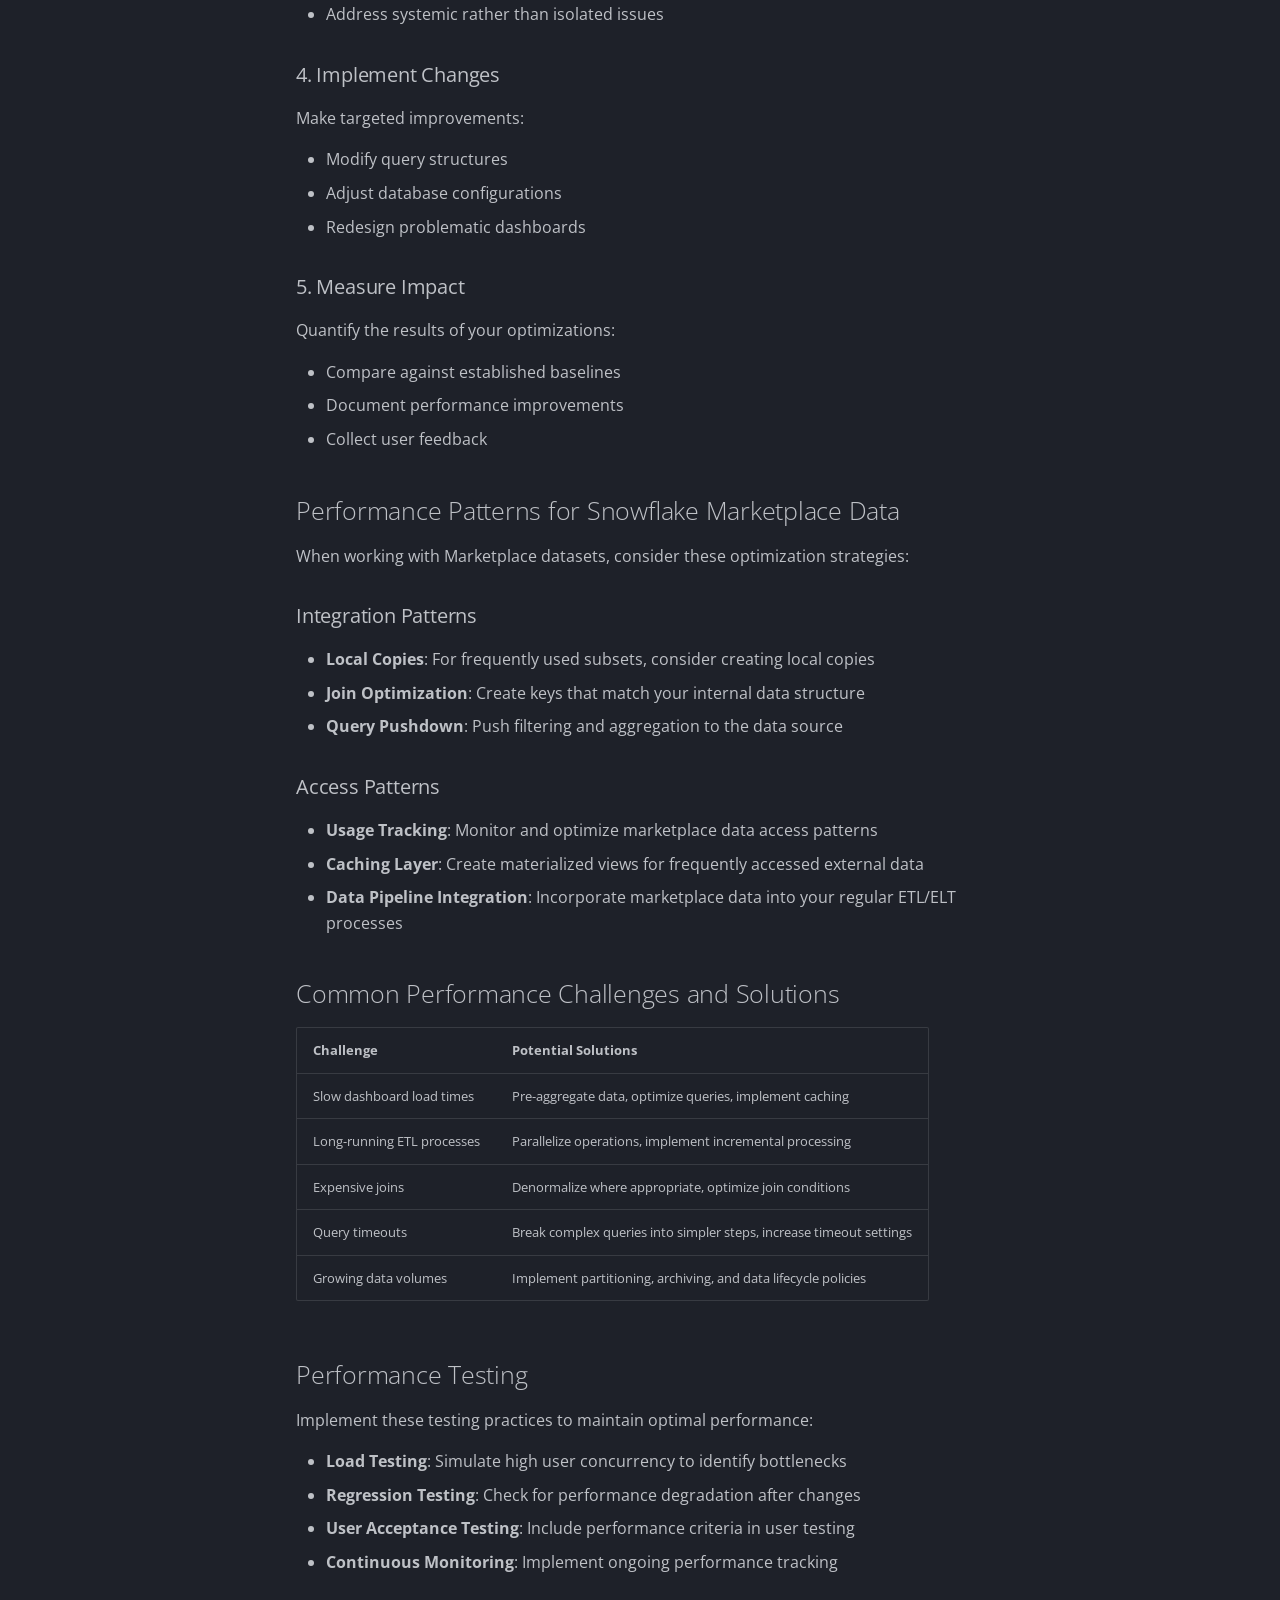
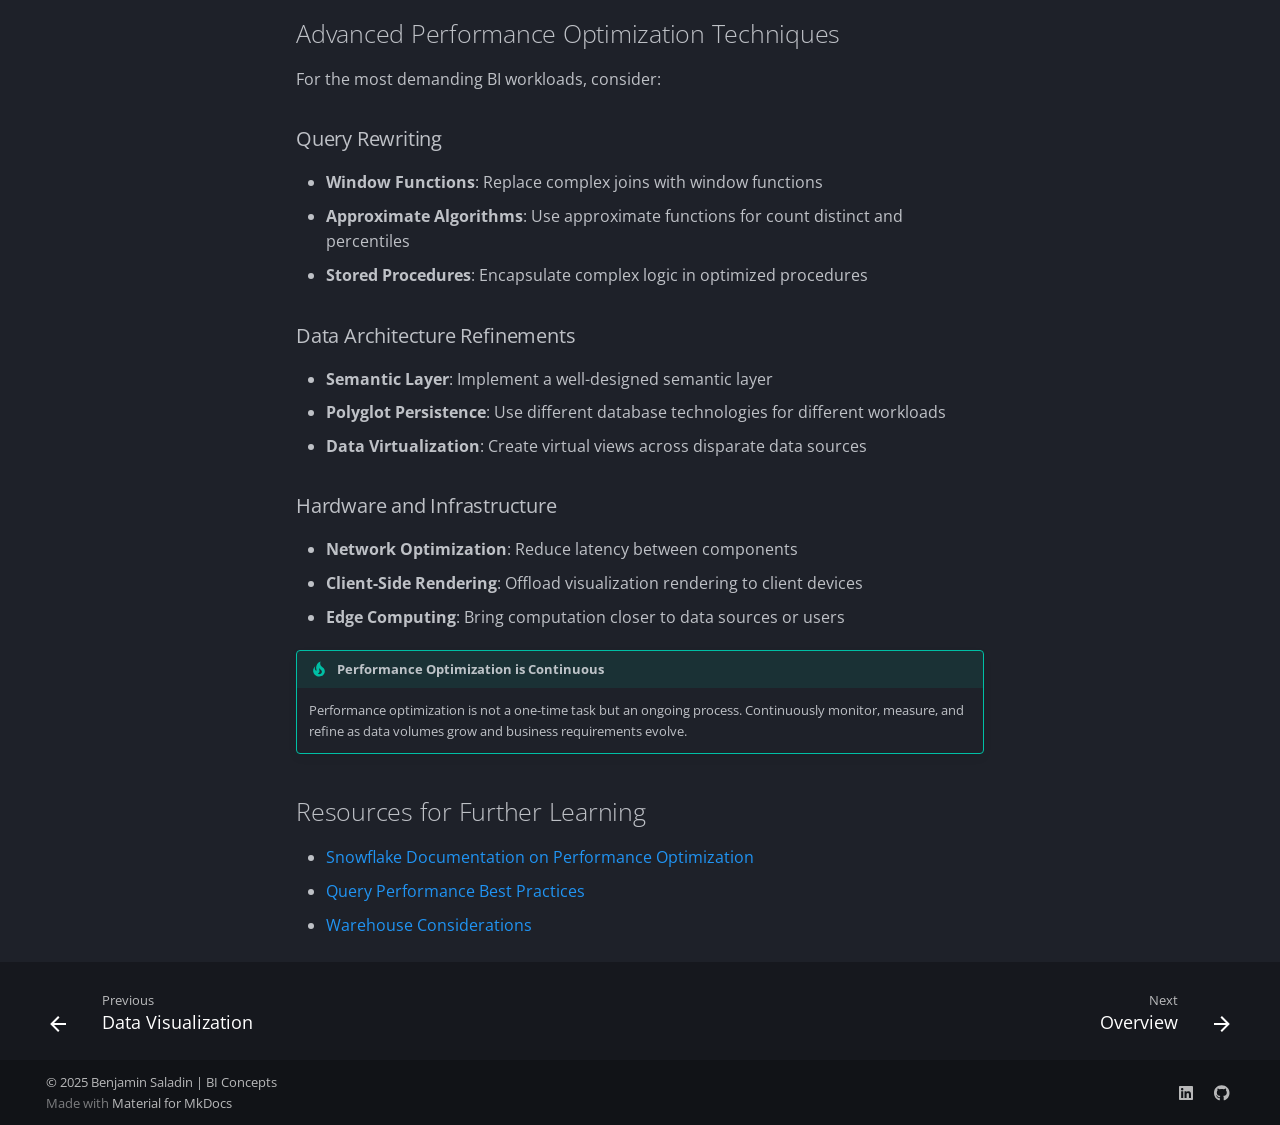
<file: bi-concepts/performance/index.html>
<!doctype html>
<html lang="en" class="no-js">
  <head>
    
      <meta charset="utf-8">
      <meta name="viewport" content="width=device-width,initial-scale=1">
      
      
      
        <link rel="canonical" href="https://svc-bi-concepts.github.io/bi-concepts-snowflake/bi-concepts/performance/">
      
      
        <link rel="prev" href="../data-visualization/">
      
      
        <link rel="next" href="../../marketplace/overview/">
      
      
      <link rel="icon" href="../../assets/images/favicon.ico">
      <meta name="generator" content="mkdocs-1.6.1, mkdocs-material-9.6.9">
    
    
      
        <title>Performance Optimization - BI Concepts - Snowflake Marketplace Guide</title>
      
    
    
      <link rel="stylesheet" href="../../assets/stylesheets/main.4af4bdda.min.css">
      
        
        <link rel="stylesheet" href="../../assets/stylesheets/palette.06af60db.min.css">
      
      


    
    
      
    
    
      
        
        
        <link rel="preconnect" href="https://fonts.gstatic.com" crossorigin>
        <link rel="stylesheet" href="https://fonts.googleapis.com/css?family=Open+Sans:300,300i,400,400i,700,700i%7CRoboto+Mono:400,400i,700,700i&display=fallback">
        <style>:root{--md-text-font:"Open Sans";--md-code-font:"Roboto Mono"}</style>
      
    
    
      <link rel="stylesheet" href="../../stylesheets/extra.css">
    
    <script>__md_scope=new URL("../..",location),__md_hash=e=>[...e].reduce(((e,_)=>(e<<5)-e+_.charCodeAt(0)),0),__md_get=(e,_=localStorage,t=__md_scope)=>JSON.parse(_.getItem(t.pathname+"."+e)),__md_set=(e,_,t=localStorage,a=__md_scope)=>{try{t.setItem(a.pathname+"."+e,JSON.stringify(_))}catch(e){}}</script>
    
      

    
    
    
  </head>
  
  
    
    
      
    
    
    
    
    <body dir="ltr" data-md-color-scheme="slate" data-md-color-primary="blue" data-md-color-accent="deep-blue">
  
    
    <input class="md-toggle" data-md-toggle="drawer" type="checkbox" id="__drawer" autocomplete="off">
    <input class="md-toggle" data-md-toggle="search" type="checkbox" id="__search" autocomplete="off">
    <label class="md-overlay" for="__drawer"></label>
    <div data-md-component="skip">
      
        
        <a href="#performance-optimization-for-business-intelligence" class="md-skip">
          Skip to content
        </a>
      
    </div>
    <div data-md-component="announce">
      
    </div>
    
    
      

<header class="md-header" data-md-component="header">
  <nav class="md-header__inner md-grid" aria-label="Header">
    <a href="../.." title="BI Concepts - Snowflake Marketplace Guide" class="md-header__button md-logo" aria-label="BI Concepts - Snowflake Marketplace Guide" data-md-component="logo">
      
  <img src="../../assets/images/BI_Concepts_logo_graphic_color.png" alt="logo">

    </a>
    <label class="md-header__button md-icon" for="__drawer">
      
      <svg xmlns="http://www.w3.org/2000/svg" viewBox="0 0 24 24"><path d="M3 6h18v2H3zm0 5h18v2H3zm0 5h18v2H3z"/></svg>
    </label>
    <div class="md-header__title" data-md-component="header-title">
      <div class="md-header__ellipsis">
        <div class="md-header__topic">
          <span class="md-ellipsis">
            BI Concepts - Snowflake Marketplace Guide
          </span>
        </div>
        <div class="md-header__topic" data-md-component="header-topic">
          <span class="md-ellipsis">
            
              Performance Optimization
            
          </span>
        </div>
      </div>
    </div>
    
      
        <form class="md-header__option" data-md-component="palette">
  
    
    
    
    <input class="md-option" data-md-color-media="" data-md-color-scheme="slate" data-md-color-primary="blue" data-md-color-accent="deep-blue"  aria-label="Dark mode"  type="radio" name="__palette" id="__palette_0">
    
      <label class="md-header__button md-icon" title="Dark mode" for="__palette_1" hidden>
        <svg xmlns="http://www.w3.org/2000/svg" viewBox="0 0 24 24"><path d="M12 7a5 5 0 0 1 5 5 5 5 0 0 1-5 5 5 5 0 0 1-5-5 5 5 0 0 1 5-5m0 2a3 3 0 0 0-3 3 3 3 0 0 0 3 3 3 3 0 0 0 3-3 3 3 0 0 0-3-3m0-7 2.39 3.42C13.65 5.15 12.84 5 12 5s-1.65.15-2.39.42zM3.34 7l4.16-.35A7.2 7.2 0 0 0 5.94 8.5c-.44.74-.69 1.5-.83 2.29zm.02 10 1.76-3.77a7.131 7.131 0 0 0 2.38 4.14zM20.65 7l-1.77 3.79a7.02 7.02 0 0 0-2.38-4.15zm-.01 10-4.14.36c.59-.51 1.12-1.14 1.54-1.86.42-.73.69-1.5.83-2.29zM12 22l-2.41-3.44c.74.27 1.55.44 2.41.44.82 0 1.63-.17 2.37-.44z"/></svg>
      </label>
    
  
    
    
    
    <input class="md-option" data-md-color-media="" data-md-color-scheme="default" data-md-color-primary="blue" data-md-color-accent="deep-orange"  aria-label="Light mode"  type="radio" name="__palette" id="__palette_1">
    
      <label class="md-header__button md-icon" title="Light mode" for="__palette_0" hidden>
        <svg xmlns="http://www.w3.org/2000/svg" viewBox="0 0 24 24"><path d="m17.75 4.09-2.53 1.94.91 3.06-2.63-1.81-2.63 1.81.91-3.06-2.53-1.94L12.44 4l1.06-3 1.06 3zm3.5 6.91-1.64 1.25.59 1.98-1.7-1.17-1.7 1.17.59-1.98L15.75 11l2.06-.05L18.5 9l.69 1.95zm-2.28 4.95c.83-.08 1.72 1.1 1.19 1.85-.32.45-.66.87-1.08 1.27C15.17 23 8.84 23 4.94 19.07c-3.91-3.9-3.91-10.24 0-14.14.4-.4.82-.76 1.27-1.08.75-.53 1.93.36 1.85 1.19-.27 2.86.69 5.83 2.89 8.02a9.96 9.96 0 0 0 8.02 2.89m-1.64 2.02a12.08 12.08 0 0 1-7.8-3.47c-2.17-2.19-3.33-5-3.49-7.82-2.81 3.14-2.7 7.96.31 10.98 3.02 3.01 7.84 3.12 10.98.31"/></svg>
      </label>
    
  
</form>
      
    
    
      <script>var palette=__md_get("__palette");if(palette&&palette.color){if("(prefers-color-scheme)"===palette.color.media){var media=matchMedia("(prefers-color-scheme: light)"),input=document.querySelector(media.matches?"[data-md-color-media='(prefers-color-scheme: light)']":"[data-md-color-media='(prefers-color-scheme: dark)']");palette.color.media=input.getAttribute("data-md-color-media"),palette.color.scheme=input.getAttribute("data-md-color-scheme"),palette.color.primary=input.getAttribute("data-md-color-primary"),palette.color.accent=input.getAttribute("data-md-color-accent")}for(var[key,value]of Object.entries(palette.color))document.body.setAttribute("data-md-color-"+key,value)}</script>
    
    
    
      <label class="md-header__button md-icon" for="__search">
        
        <svg xmlns="http://www.w3.org/2000/svg" viewBox="0 0 24 24"><path d="M9.5 3A6.5 6.5 0 0 1 16 9.5c0 1.61-.59 3.09-1.56 4.23l.27.27h.79l5 5-1.5 1.5-5-5v-.79l-.27-.27A6.52 6.52 0 0 1 9.5 16 6.5 6.5 0 0 1 3 9.5 6.5 6.5 0 0 1 9.5 3m0 2C7 5 5 7 5 9.5S7 14 9.5 14 14 12 14 9.5 12 5 9.5 5"/></svg>
      </label>
      <div class="md-search" data-md-component="search" role="dialog">
  <label class="md-search__overlay" for="__search"></label>
  <div class="md-search__inner" role="search">
    <form class="md-search__form" name="search">
      <input type="text" class="md-search__input" name="query" aria-label="Search" placeholder="Search" autocapitalize="off" autocorrect="off" autocomplete="off" spellcheck="false" data-md-component="search-query" required>
      <label class="md-search__icon md-icon" for="__search">
        
        <svg xmlns="http://www.w3.org/2000/svg" viewBox="0 0 24 24"><path d="M9.5 3A6.5 6.5 0 0 1 16 9.5c0 1.61-.59 3.09-1.56 4.23l.27.27h.79l5 5-1.5 1.5-5-5v-.79l-.27-.27A6.52 6.52 0 0 1 9.5 16 6.5 6.5 0 0 1 3 9.5 6.5 6.5 0 0 1 9.5 3m0 2C7 5 5 7 5 9.5S7 14 9.5 14 14 12 14 9.5 12 5 9.5 5"/></svg>
        
        <svg xmlns="http://www.w3.org/2000/svg" viewBox="0 0 24 24"><path d="M20 11v2H8l5.5 5.5-1.42 1.42L4.16 12l7.92-7.92L13.5 5.5 8 11z"/></svg>
      </label>
      <nav class="md-search__options" aria-label="Search">
        
          <a href="javascript:void(0)" class="md-search__icon md-icon" title="Share" aria-label="Share" data-clipboard data-clipboard-text="" data-md-component="search-share" tabindex="-1">
            
            <svg xmlns="http://www.w3.org/2000/svg" viewBox="0 0 24 24"><path d="M18 16.08c-.76 0-1.44.3-1.96.77L8.91 12.7c.05-.23.09-.46.09-.7s-.04-.47-.09-.7l7.05-4.11c.54.5 1.25.81 2.04.81a3 3 0 0 0 3-3 3 3 0 0 0-3-3 3 3 0 0 0-3 3c0 .24.04.47.09.7L8.04 9.81C7.5 9.31 6.79 9 6 9a3 3 0 0 0-3 3 3 3 0 0 0 3 3c.79 0 1.5-.31 2.04-.81l7.12 4.15c-.05.21-.08.43-.08.66 0 1.61 1.31 2.91 2.92 2.91s2.92-1.3 2.92-2.91A2.92 2.92 0 0 0 18 16.08"/></svg>
          </a>
        
        <button type="reset" class="md-search__icon md-icon" title="Clear" aria-label="Clear" tabindex="-1">
          
          <svg xmlns="http://www.w3.org/2000/svg" viewBox="0 0 24 24"><path d="M19 6.41 17.59 5 12 10.59 6.41 5 5 6.41 10.59 12 5 17.59 6.41 19 12 13.41 17.59 19 19 17.59 13.41 12z"/></svg>
        </button>
      </nav>
      
        <div class="md-search__suggest" data-md-component="search-suggest"></div>
      
    </form>
    <div class="md-search__output">
      <div class="md-search__scrollwrap" tabindex="0" data-md-scrollfix>
        <div class="md-search-result" data-md-component="search-result">
          <div class="md-search-result__meta">
            Initializing search
          </div>
          <ol class="md-search-result__list" role="presentation"></ol>
        </div>
      </div>
    </div>
  </div>
</div>
    
    
  </nav>
  
</header>
    
    <div class="md-container" data-md-component="container">
      
      
        
          
            
<nav class="md-tabs" aria-label="Tabs" data-md-component="tabs">
  <div class="md-grid">
    <ul class="md-tabs__list">
      
        
  
  
  
    <li class="md-tabs__item">
      <a href="../.." class="md-tabs__link">
        
  
    
  
  Home

      </a>
    </li>
  

      
        
  
  
    
  
  
    
    
      <li class="md-tabs__item md-tabs__item--active">
        <a href="../introduction/" class="md-tabs__link">
          
  
    
  
  BI Concepts

        </a>
      </li>
    
  

      
        
  
  
  
    
    
      <li class="md-tabs__item">
        <a href="../../marketplace/overview/" class="md-tabs__link">
          
  
    
  
  Snowflake Marketplace

        </a>
      </li>
    
  

      
        
  
  
  
    <li class="md-tabs__item">
      <a href="../../resources/" class="md-tabs__link">
        
  
    
  
  Resources

      </a>
    </li>
  

      
    </ul>
  </div>
</nav>
          
        
      
      <main class="md-main" data-md-component="main">
        <div class="md-main__inner md-grid">
          
            
              
              <div class="md-sidebar md-sidebar--primary" data-md-component="sidebar" data-md-type="navigation" >
                <div class="md-sidebar__scrollwrap">
                  <div class="md-sidebar__inner">
                    


  


<nav class="md-nav md-nav--primary md-nav--lifted" aria-label="Navigation" data-md-level="0">
  <label class="md-nav__title" for="__drawer">
    <a href="../.." title="BI Concepts - Snowflake Marketplace Guide" class="md-nav__button md-logo" aria-label="BI Concepts - Snowflake Marketplace Guide" data-md-component="logo">
      
  <img src="../../assets/images/BI_Concepts_logo_graphic_color.png" alt="logo">

    </a>
    BI Concepts - Snowflake Marketplace Guide
  </label>
  
  <ul class="md-nav__list" data-md-scrollfix>
    
      
      
  
  
  
  
    <li class="md-nav__item">
      <a href="../.." class="md-nav__link">
        
  
  <span class="md-ellipsis">
    Home
    
  </span>
  

      </a>
    </li>
  

    
      
      
  
  
    
  
  
  
    
    
      
        
      
        
      
        
      
        
      
    
    
      
        
        
      
      
        
      
    
    
    <li class="md-nav__item md-nav__item--active md-nav__item--section md-nav__item--nested">
      
        
        
        <input class="md-nav__toggle md-toggle " type="checkbox" id="__nav_2" checked>
        
          
          <label class="md-nav__link" for="__nav_2" id="__nav_2_label" tabindex="">
            
  
  <span class="md-ellipsis">
    BI Concepts
    
  </span>
  

            <span class="md-nav__icon md-icon"></span>
          </label>
        
        <nav class="md-nav" data-md-level="1" aria-labelledby="__nav_2_label" aria-expanded="true">
          <label class="md-nav__title" for="__nav_2">
            <span class="md-nav__icon md-icon"></span>
            BI Concepts
          </label>
          <ul class="md-nav__list" data-md-scrollfix>
            
              
                
  
  
  
  
    <li class="md-nav__item">
      <a href="../introduction/" class="md-nav__link">
        
  
  <span class="md-ellipsis">
    Introduction
    
  </span>
  

      </a>
    </li>
  

              
            
              
                
  
  
  
  
    <li class="md-nav__item">
      <a href="../data-modeling/" class="md-nav__link">
        
  
  <span class="md-ellipsis">
    Data Modeling
    
  </span>
  

      </a>
    </li>
  

              
            
              
                
  
  
  
  
    <li class="md-nav__item">
      <a href="../data-visualization/" class="md-nav__link">
        
  
  <span class="md-ellipsis">
    Data Visualization
    
  </span>
  

      </a>
    </li>
  

              
            
              
                
  
  
    
  
  
  
    <li class="md-nav__item md-nav__item--active">
      
      <input class="md-nav__toggle md-toggle" type="checkbox" id="__toc">
      
      
        
      
      
        <label class="md-nav__link md-nav__link--active" for="__toc">
          
  
  <span class="md-ellipsis">
    Performance Optimization
    
  </span>
  

          <span class="md-nav__icon md-icon"></span>
        </label>
      
      <a href="./" class="md-nav__link md-nav__link--active">
        
  
  <span class="md-ellipsis">
    Performance Optimization
    
  </span>
  

      </a>
      
        

<nav class="md-nav md-nav--secondary" aria-label="Table of contents">
  
  
  
    
  
  
    <label class="md-nav__title" for="__toc">
      <span class="md-nav__icon md-icon"></span>
      Table of contents
    </label>
    <ul class="md-nav__list" data-md-component="toc" data-md-scrollfix>
      
        <li class="md-nav__item">
  <a href="#why-performance-matters" class="md-nav__link">
    <span class="md-ellipsis">
      Why Performance Matters
    </span>
  </a>
  
</li>
      
        <li class="md-nav__item">
  <a href="#performance-optimization-areas" class="md-nav__link">
    <span class="md-ellipsis">
      Performance Optimization Areas
    </span>
  </a>
  
    <nav class="md-nav" aria-label="Performance Optimization Areas">
      <ul class="md-nav__list">
        
          <li class="md-nav__item">
  <a href="#database-performance" class="md-nav__link">
    <span class="md-ellipsis">
      Database Performance
    </span>
  </a>
  
    <nav class="md-nav" aria-label="Database Performance">
      <ul class="md-nav__list">
        
          <li class="md-nav__item">
  <a href="#query-optimization" class="md-nav__link">
    <span class="md-ellipsis">
      Query Optimization
    </span>
  </a>
  
</li>
        
          <li class="md-nav__item">
  <a href="#indexing-and-clustering" class="md-nav__link">
    <span class="md-ellipsis">
      Indexing and Clustering
    </span>
  </a>
  
</li>
        
          <li class="md-nav__item">
  <a href="#data-distribution" class="md-nav__link">
    <span class="md-ellipsis">
      Data Distribution
    </span>
  </a>
  
</li>
        
      </ul>
    </nav>
  
</li>
        
          <li class="md-nav__item">
  <a href="#snowflake-specific-optimizations" class="md-nav__link">
    <span class="md-ellipsis">
      Snowflake-Specific Optimizations
    </span>
  </a>
  
    <nav class="md-nav" aria-label="Snowflake-Specific Optimizations">
      <ul class="md-nav__list">
        
          <li class="md-nav__item">
  <a href="#warehouse-sizing" class="md-nav__link">
    <span class="md-ellipsis">
      Warehouse Sizing
    </span>
  </a>
  
</li>
        
          <li class="md-nav__item">
  <a href="#cache-utilization" class="md-nav__link">
    <span class="md-ellipsis">
      Cache Utilization
    </span>
  </a>
  
</li>
        
          <li class="md-nav__item">
  <a href="#resource-monitors" class="md-nav__link">
    <span class="md-ellipsis">
      Resource Monitors
    </span>
  </a>
  
</li>
        
      </ul>
    </nav>
  
</li>
        
          <li class="md-nav__item">
  <a href="#etlelt-process-optimization" class="md-nav__link">
    <span class="md-ellipsis">
      ETL/ELT Process Optimization
    </span>
  </a>
  
    <nav class="md-nav" aria-label="ETL/ELT Process Optimization">
      <ul class="md-nav__list">
        
          <li class="md-nav__item">
  <a href="#batch-processing" class="md-nav__link">
    <span class="md-ellipsis">
      Batch Processing
    </span>
  </a>
  
</li>
        
          <li class="md-nav__item">
  <a href="#transformation-efficiency" class="md-nav__link">
    <span class="md-ellipsis">
      Transformation Efficiency
    </span>
  </a>
  
</li>
        
      </ul>
    </nav>
  
</li>
        
          <li class="md-nav__item">
  <a href="#dashboard-and-visualization-performance" class="md-nav__link">
    <span class="md-ellipsis">
      Dashboard and Visualization Performance
    </span>
  </a>
  
    <nav class="md-nav" aria-label="Dashboard and Visualization Performance">
      <ul class="md-nav__list">
        
          <li class="md-nav__item">
  <a href="#data-preparation" class="md-nav__link">
    <span class="md-ellipsis">
      Data Preparation
    </span>
  </a>
  
</li>
        
          <li class="md-nav__item">
  <a href="#visual-design-optimization" class="md-nav__link">
    <span class="md-ellipsis">
      Visual Design Optimization
    </span>
  </a>
  
</li>
        
      </ul>
    </nav>
  
</li>
        
      </ul>
    </nav>
  
</li>
      
        <li class="md-nav__item">
  <a href="#performance-monitoring-and-measurement" class="md-nav__link">
    <span class="md-ellipsis">
      Performance Monitoring and Measurement
    </span>
  </a>
  
    <nav class="md-nav" aria-label="Performance Monitoring and Measurement">
      <ul class="md-nav__list">
        
          <li class="md-nav__item">
  <a href="#key-performance-metrics" class="md-nav__link">
    <span class="md-ellipsis">
      Key Performance Metrics
    </span>
  </a>
  
</li>
        
          <li class="md-nav__item">
  <a href="#monitoring-tools" class="md-nav__link">
    <span class="md-ellipsis">
      Monitoring Tools
    </span>
  </a>
  
</li>
        
      </ul>
    </nav>
  
</li>
      
        <li class="md-nav__item">
  <a href="#performance-tuning-process" class="md-nav__link">
    <span class="md-ellipsis">
      Performance Tuning Process
    </span>
  </a>
  
    <nav class="md-nav" aria-label="Performance Tuning Process">
      <ul class="md-nav__list">
        
          <li class="md-nav__item">
  <a href="#1-establish-baselines" class="md-nav__link">
    <span class="md-ellipsis">
      1. Establish Baselines
    </span>
  </a>
  
</li>
        
          <li class="md-nav__item">
  <a href="#2-identify-bottlenecks" class="md-nav__link">
    <span class="md-ellipsis">
      2. Identify Bottlenecks
    </span>
  </a>
  
</li>
        
          <li class="md-nav__item">
  <a href="#3-prioritize-improvements" class="md-nav__link">
    <span class="md-ellipsis">
      3. Prioritize Improvements
    </span>
  </a>
  
</li>
        
          <li class="md-nav__item">
  <a href="#4-implement-changes" class="md-nav__link">
    <span class="md-ellipsis">
      4. Implement Changes
    </span>
  </a>
  
</li>
        
          <li class="md-nav__item">
  <a href="#5-measure-impact" class="md-nav__link">
    <span class="md-ellipsis">
      5. Measure Impact
    </span>
  </a>
  
</li>
        
      </ul>
    </nav>
  
</li>
      
        <li class="md-nav__item">
  <a href="#performance-patterns-for-snowflake-marketplace-data" class="md-nav__link">
    <span class="md-ellipsis">
      Performance Patterns for Snowflake Marketplace Data
    </span>
  </a>
  
    <nav class="md-nav" aria-label="Performance Patterns for Snowflake Marketplace Data">
      <ul class="md-nav__list">
        
          <li class="md-nav__item">
  <a href="#integration-patterns" class="md-nav__link">
    <span class="md-ellipsis">
      Integration Patterns
    </span>
  </a>
  
</li>
        
          <li class="md-nav__item">
  <a href="#access-patterns" class="md-nav__link">
    <span class="md-ellipsis">
      Access Patterns
    </span>
  </a>
  
</li>
        
      </ul>
    </nav>
  
</li>
      
        <li class="md-nav__item">
  <a href="#common-performance-challenges-and-solutions" class="md-nav__link">
    <span class="md-ellipsis">
      Common Performance Challenges and Solutions
    </span>
  </a>
  
</li>
      
        <li class="md-nav__item">
  <a href="#performance-testing" class="md-nav__link">
    <span class="md-ellipsis">
      Performance Testing
    </span>
  </a>
  
</li>
      
        <li class="md-nav__item">
  <a href="#advanced-performance-optimization-techniques" class="md-nav__link">
    <span class="md-ellipsis">
      Advanced Performance Optimization Techniques
    </span>
  </a>
  
    <nav class="md-nav" aria-label="Advanced Performance Optimization Techniques">
      <ul class="md-nav__list">
        
          <li class="md-nav__item">
  <a href="#query-rewriting" class="md-nav__link">
    <span class="md-ellipsis">
      Query Rewriting
    </span>
  </a>
  
</li>
        
          <li class="md-nav__item">
  <a href="#data-architecture-refinements" class="md-nav__link">
    <span class="md-ellipsis">
      Data Architecture Refinements
    </span>
  </a>
  
</li>
        
          <li class="md-nav__item">
  <a href="#hardware-and-infrastructure" class="md-nav__link">
    <span class="md-ellipsis">
      Hardware and Infrastructure
    </span>
  </a>
  
</li>
        
      </ul>
    </nav>
  
</li>
      
        <li class="md-nav__item">
  <a href="#resources-for-further-learning" class="md-nav__link">
    <span class="md-ellipsis">
      Resources for Further Learning
    </span>
  </a>
  
</li>
      
    </ul>
  
</nav>
      
    </li>
  

              
            
          </ul>
        </nav>
      
    </li>
  

    
      
      
  
  
  
  
    
    
      
        
      
        
      
        
      
        
      
        
      
        
      
    
    
      
      
        
      
    
    
    <li class="md-nav__item md-nav__item--nested">
      
        
        
        <input class="md-nav__toggle md-toggle " type="checkbox" id="__nav_3" >
        
          
          <label class="md-nav__link" for="__nav_3" id="__nav_3_label" tabindex="0">
            
  
  <span class="md-ellipsis">
    Snowflake Marketplace
    
  </span>
  

            <span class="md-nav__icon md-icon"></span>
          </label>
        
        <nav class="md-nav" data-md-level="1" aria-labelledby="__nav_3_label" aria-expanded="false">
          <label class="md-nav__title" for="__nav_3">
            <span class="md-nav__icon md-icon"></span>
            Snowflake Marketplace
          </label>
          <ul class="md-nav__list" data-md-scrollfix>
            
              
                
  
  
  
  
    <li class="md-nav__item">
      <a href="../../marketplace/overview/" class="md-nav__link">
        
  
  <span class="md-ellipsis">
    Overview
    
  </span>
  

      </a>
    </li>
  

              
            
              
                
  
  
  
  
    <li class="md-nav__item">
      <a href="../../marketplace/swiss-calendar/" class="md-nav__link">
        
  
  <span class="md-ellipsis">
    Swiss Calendar
    
  </span>
  

      </a>
    </li>
  

              
            
              
                
  
  
  
  
    <li class="md-nav__item">
      <a href="../../marketplace/finding-datasets/" class="md-nav__link">
        
  
  <span class="md-ellipsis">
    Finding Datasets
    
  </span>
  

      </a>
    </li>
  

              
            
              
                
  
  
  
  
    <li class="md-nav__item">
      <a href="../../marketplace/acquiring-datasets/" class="md-nav__link">
        
  
  <span class="md-ellipsis">
    Acquiring Datasets
    
  </span>
  

      </a>
    </li>
  

              
            
              
                
  
  
  
  
    <li class="md-nav__item">
      <a href="../../marketplace/using-datasets/" class="md-nav__link">
        
  
  <span class="md-ellipsis">
    Using Datasets
    
  </span>
  

      </a>
    </li>
  

              
            
              
                
  
  
  
  
    <li class="md-nav__item">
      <a href="../../marketplace/example-projects/" class="md-nav__link">
        
  
  <span class="md-ellipsis">
    Example Projects
    
  </span>
  

      </a>
    </li>
  

              
            
          </ul>
        </nav>
      
    </li>
  

    
      
      
  
  
  
  
    <li class="md-nav__item">
      <a href="../../resources/" class="md-nav__link">
        
  
  <span class="md-ellipsis">
    Resources
    
  </span>
  

      </a>
    </li>
  

    
  </ul>
</nav>
                  </div>
                </div>
              </div>
            
            
              
              <div class="md-sidebar md-sidebar--secondary" data-md-component="sidebar" data-md-type="toc" >
                <div class="md-sidebar__scrollwrap">
                  <div class="md-sidebar__inner">
                    

<nav class="md-nav md-nav--secondary" aria-label="Table of contents">
  
  
  
    
  
  
    <label class="md-nav__title" for="__toc">
      <span class="md-nav__icon md-icon"></span>
      Table of contents
    </label>
    <ul class="md-nav__list" data-md-component="toc" data-md-scrollfix>
      
        <li class="md-nav__item">
  <a href="#why-performance-matters" class="md-nav__link">
    <span class="md-ellipsis">
      Why Performance Matters
    </span>
  </a>
  
</li>
      
        <li class="md-nav__item">
  <a href="#performance-optimization-areas" class="md-nav__link">
    <span class="md-ellipsis">
      Performance Optimization Areas
    </span>
  </a>
  
    <nav class="md-nav" aria-label="Performance Optimization Areas">
      <ul class="md-nav__list">
        
          <li class="md-nav__item">
  <a href="#database-performance" class="md-nav__link">
    <span class="md-ellipsis">
      Database Performance
    </span>
  </a>
  
    <nav class="md-nav" aria-label="Database Performance">
      <ul class="md-nav__list">
        
          <li class="md-nav__item">
  <a href="#query-optimization" class="md-nav__link">
    <span class="md-ellipsis">
      Query Optimization
    </span>
  </a>
  
</li>
        
          <li class="md-nav__item">
  <a href="#indexing-and-clustering" class="md-nav__link">
    <span class="md-ellipsis">
      Indexing and Clustering
    </span>
  </a>
  
</li>
        
          <li class="md-nav__item">
  <a href="#data-distribution" class="md-nav__link">
    <span class="md-ellipsis">
      Data Distribution
    </span>
  </a>
  
</li>
        
      </ul>
    </nav>
  
</li>
        
          <li class="md-nav__item">
  <a href="#snowflake-specific-optimizations" class="md-nav__link">
    <span class="md-ellipsis">
      Snowflake-Specific Optimizations
    </span>
  </a>
  
    <nav class="md-nav" aria-label="Snowflake-Specific Optimizations">
      <ul class="md-nav__list">
        
          <li class="md-nav__item">
  <a href="#warehouse-sizing" class="md-nav__link">
    <span class="md-ellipsis">
      Warehouse Sizing
    </span>
  </a>
  
</li>
        
          <li class="md-nav__item">
  <a href="#cache-utilization" class="md-nav__link">
    <span class="md-ellipsis">
      Cache Utilization
    </span>
  </a>
  
</li>
        
          <li class="md-nav__item">
  <a href="#resource-monitors" class="md-nav__link">
    <span class="md-ellipsis">
      Resource Monitors
    </span>
  </a>
  
</li>
        
      </ul>
    </nav>
  
</li>
        
          <li class="md-nav__item">
  <a href="#etlelt-process-optimization" class="md-nav__link">
    <span class="md-ellipsis">
      ETL/ELT Process Optimization
    </span>
  </a>
  
    <nav class="md-nav" aria-label="ETL/ELT Process Optimization">
      <ul class="md-nav__list">
        
          <li class="md-nav__item">
  <a href="#batch-processing" class="md-nav__link">
    <span class="md-ellipsis">
      Batch Processing
    </span>
  </a>
  
</li>
        
          <li class="md-nav__item">
  <a href="#transformation-efficiency" class="md-nav__link">
    <span class="md-ellipsis">
      Transformation Efficiency
    </span>
  </a>
  
</li>
        
      </ul>
    </nav>
  
</li>
        
          <li class="md-nav__item">
  <a href="#dashboard-and-visualization-performance" class="md-nav__link">
    <span class="md-ellipsis">
      Dashboard and Visualization Performance
    </span>
  </a>
  
    <nav class="md-nav" aria-label="Dashboard and Visualization Performance">
      <ul class="md-nav__list">
        
          <li class="md-nav__item">
  <a href="#data-preparation" class="md-nav__link">
    <span class="md-ellipsis">
      Data Preparation
    </span>
  </a>
  
</li>
        
          <li class="md-nav__item">
  <a href="#visual-design-optimization" class="md-nav__link">
    <span class="md-ellipsis">
      Visual Design Optimization
    </span>
  </a>
  
</li>
        
      </ul>
    </nav>
  
</li>
        
      </ul>
    </nav>
  
</li>
      
        <li class="md-nav__item">
  <a href="#performance-monitoring-and-measurement" class="md-nav__link">
    <span class="md-ellipsis">
      Performance Monitoring and Measurement
    </span>
  </a>
  
    <nav class="md-nav" aria-label="Performance Monitoring and Measurement">
      <ul class="md-nav__list">
        
          <li class="md-nav__item">
  <a href="#key-performance-metrics" class="md-nav__link">
    <span class="md-ellipsis">
      Key Performance Metrics
    </span>
  </a>
  
</li>
        
          <li class="md-nav__item">
  <a href="#monitoring-tools" class="md-nav__link">
    <span class="md-ellipsis">
      Monitoring Tools
    </span>
  </a>
  
</li>
        
      </ul>
    </nav>
  
</li>
      
        <li class="md-nav__item">
  <a href="#performance-tuning-process" class="md-nav__link">
    <span class="md-ellipsis">
      Performance Tuning Process
    </span>
  </a>
  
    <nav class="md-nav" aria-label="Performance Tuning Process">
      <ul class="md-nav__list">
        
          <li class="md-nav__item">
  <a href="#1-establish-baselines" class="md-nav__link">
    <span class="md-ellipsis">
      1. Establish Baselines
    </span>
  </a>
  
</li>
        
          <li class="md-nav__item">
  <a href="#2-identify-bottlenecks" class="md-nav__link">
    <span class="md-ellipsis">
      2. Identify Bottlenecks
    </span>
  </a>
  
</li>
        
          <li class="md-nav__item">
  <a href="#3-prioritize-improvements" class="md-nav__link">
    <span class="md-ellipsis">
      3. Prioritize Improvements
    </span>
  </a>
  
</li>
        
          <li class="md-nav__item">
  <a href="#4-implement-changes" class="md-nav__link">
    <span class="md-ellipsis">
      4. Implement Changes
    </span>
  </a>
  
</li>
        
          <li class="md-nav__item">
  <a href="#5-measure-impact" class="md-nav__link">
    <span class="md-ellipsis">
      5. Measure Impact
    </span>
  </a>
  
</li>
        
      </ul>
    </nav>
  
</li>
      
        <li class="md-nav__item">
  <a href="#performance-patterns-for-snowflake-marketplace-data" class="md-nav__link">
    <span class="md-ellipsis">
      Performance Patterns for Snowflake Marketplace Data
    </span>
  </a>
  
    <nav class="md-nav" aria-label="Performance Patterns for Snowflake Marketplace Data">
      <ul class="md-nav__list">
        
          <li class="md-nav__item">
  <a href="#integration-patterns" class="md-nav__link">
    <span class="md-ellipsis">
      Integration Patterns
    </span>
  </a>
  
</li>
        
          <li class="md-nav__item">
  <a href="#access-patterns" class="md-nav__link">
    <span class="md-ellipsis">
      Access Patterns
    </span>
  </a>
  
</li>
        
      </ul>
    </nav>
  
</li>
      
        <li class="md-nav__item">
  <a href="#common-performance-challenges-and-solutions" class="md-nav__link">
    <span class="md-ellipsis">
      Common Performance Challenges and Solutions
    </span>
  </a>
  
</li>
      
        <li class="md-nav__item">
  <a href="#performance-testing" class="md-nav__link">
    <span class="md-ellipsis">
      Performance Testing
    </span>
  </a>
  
</li>
      
        <li class="md-nav__item">
  <a href="#advanced-performance-optimization-techniques" class="md-nav__link">
    <span class="md-ellipsis">
      Advanced Performance Optimization Techniques
    </span>
  </a>
  
    <nav class="md-nav" aria-label="Advanced Performance Optimization Techniques">
      <ul class="md-nav__list">
        
          <li class="md-nav__item">
  <a href="#query-rewriting" class="md-nav__link">
    <span class="md-ellipsis">
      Query Rewriting
    </span>
  </a>
  
</li>
        
          <li class="md-nav__item">
  <a href="#data-architecture-refinements" class="md-nav__link">
    <span class="md-ellipsis">
      Data Architecture Refinements
    </span>
  </a>
  
</li>
        
          <li class="md-nav__item">
  <a href="#hardware-and-infrastructure" class="md-nav__link">
    <span class="md-ellipsis">
      Hardware and Infrastructure
    </span>
  </a>
  
</li>
        
      </ul>
    </nav>
  
</li>
      
        <li class="md-nav__item">
  <a href="#resources-for-further-learning" class="md-nav__link">
    <span class="md-ellipsis">
      Resources for Further Learning
    </span>
  </a>
  
</li>
      
    </ul>
  
</nav>
                  </div>
                </div>
              </div>
            
          
          
            <div class="md-content" data-md-component="content">
              <article class="md-content__inner md-typeset">
                
                  



<h1 id="performance-optimization-for-business-intelligence">Performance Optimization for Business Intelligence</h1>
<p>Performance optimization is critical for business intelligence solutions. Slow dashboards, inefficient queries, and long-running processes can hinder adoption and limit the value of your BI investments. This section covers key strategies for optimizing performance across your BI stack.</p>
<h2 id="why-performance-matters">Why Performance Matters</h2>
<p>Performance issues affect BI solutions in multiple ways:</p>
<ul>
<li><strong>User Adoption</strong>: Slow dashboards and reports discourage regular use</li>
<li><strong>Decision Timeliness</strong>: Delayed insights can lead to missed opportunities</li>
<li><strong>Cost Efficiency</strong>: Inefficient queries consume more compute resources</li>
<li><strong>Data Freshness</strong>: Performance bottlenecks can delay data updates</li>
<li><strong>System Scalability</strong>: Poorly optimized systems struggle with growth</li>
</ul>
<h2 id="performance-optimization-areas">Performance Optimization Areas</h2>
<h3 id="database-performance">Database Performance</h3>
<h4 id="query-optimization">Query Optimization</h4>
<p>Efficient SQL is the foundation of performant BI:</p>
<ul>
<li><strong>Filter Early</strong>: Apply filters as early as possible in the query chain</li>
<li><strong>Limit Joins</strong>: Minimize unnecessary table joins</li>
<li><strong>Avoid SELECT </strong>*: Query only the columns you need</li>
<li><strong>Use CTEs Wisely</strong>: Common Table Expressions can improve readability but may impact performance</li>
<li><strong>Materialized Views</strong>: Use for frequently accessed, computation-heavy queries</li>
</ul>
<p><strong>Example of Query Optimization:</strong></p>
<div class="highlight"><pre><span></span><code><a id="__codelineno-0-1" name="__codelineno-0-1" href="#__codelineno-0-1"></a><span class="c1">-- Suboptimal Query</span>
<a id="__codelineno-0-2" name="__codelineno-0-2" href="#__codelineno-0-2"></a><span class="k">SELECT</span><span class="w"> </span><span class="o">*</span>
<a id="__codelineno-0-3" name="__codelineno-0-3" href="#__codelineno-0-3"></a><span class="k">FROM</span><span class="w"> </span><span class="n">large_fact_table</span>
<a id="__codelineno-0-4" name="__codelineno-0-4" href="#__codelineno-0-4"></a><span class="k">JOIN</span><span class="w"> </span><span class="n">dimension_table_1</span><span class="w"> </span><span class="k">ON</span><span class="w"> </span><span class="n">large_fact_table</span><span class="p">.</span><span class="n">dim1_id</span><span class="w"> </span><span class="o">=</span><span class="w"> </span><span class="n">dimension_table_1</span><span class="p">.</span><span class="n">id</span>
<a id="__codelineno-0-5" name="__codelineno-0-5" href="#__codelineno-0-5"></a><span class="k">JOIN</span><span class="w"> </span><span class="n">dimension_table_2</span><span class="w"> </span><span class="k">ON</span><span class="w"> </span><span class="n">large_fact_table</span><span class="p">.</span><span class="n">dim2_id</span><span class="w"> </span><span class="o">=</span><span class="w"> </span><span class="n">dimension_table_2</span><span class="p">.</span><span class="n">id</span>
<a id="__codelineno-0-6" name="__codelineno-0-6" href="#__codelineno-0-6"></a><span class="k">WHERE</span><span class="w"> </span><span class="n">dimension_table_1</span><span class="p">.</span><span class="n">attribute</span><span class="w"> </span><span class="o">=</span><span class="w"> </span><span class="s1">&#39;Value&#39;</span>
<a id="__codelineno-0-7" name="__codelineno-0-7" href="#__codelineno-0-7"></a><span class="k">AND</span><span class="w"> </span><span class="n">large_fact_table</span><span class="p">.</span><span class="k">timestamp</span><span class="w"> </span><span class="o">&gt;</span><span class="w"> </span><span class="s1">&#39;2023-01-01&#39;</span>
<a id="__codelineno-0-8" name="__codelineno-0-8" href="#__codelineno-0-8"></a>
<a id="__codelineno-0-9" name="__codelineno-0-9" href="#__codelineno-0-9"></a><span class="c1">-- Optimized Query</span>
<a id="__codelineno-0-10" name="__codelineno-0-10" href="#__codelineno-0-10"></a><span class="k">SELECT</span><span class="w"> </span><span class="n">f</span><span class="p">.</span><span class="n">metric1</span><span class="p">,</span><span class="w"> </span><span class="n">f</span><span class="p">.</span><span class="n">metric2</span><span class="p">,</span><span class="w"> </span><span class="n">d1</span><span class="p">.</span><span class="n">attribute_name</span><span class="p">,</span><span class="w"> </span><span class="n">d2</span><span class="p">.</span><span class="n">category</span>
<a id="__codelineno-0-11" name="__codelineno-0-11" href="#__codelineno-0-11"></a><span class="k">FROM</span><span class="w"> </span><span class="n">large_fact_table</span><span class="w"> </span><span class="n">f</span>
<a id="__codelineno-0-12" name="__codelineno-0-12" href="#__codelineno-0-12"></a><span class="k">JOIN</span><span class="w"> </span><span class="p">(</span>
<a id="__codelineno-0-13" name="__codelineno-0-13" href="#__codelineno-0-13"></a><span class="w">  </span><span class="k">SELECT</span><span class="w"> </span><span class="n">id</span><span class="p">,</span><span class="w"> </span><span class="n">attribute_name</span><span class="w"> </span>
<a id="__codelineno-0-14" name="__codelineno-0-14" href="#__codelineno-0-14"></a><span class="w">  </span><span class="k">FROM</span><span class="w"> </span><span class="n">dimension_table_1</span><span class="w"> </span>
<a id="__codelineno-0-15" name="__codelineno-0-15" href="#__codelineno-0-15"></a><span class="w">  </span><span class="k">WHERE</span><span class="w"> </span><span class="n">attribute</span><span class="w"> </span><span class="o">=</span><span class="w"> </span><span class="s1">&#39;Value&#39;</span>
<a id="__codelineno-0-16" name="__codelineno-0-16" href="#__codelineno-0-16"></a><span class="p">)</span><span class="w"> </span><span class="n">d1</span><span class="w"> </span><span class="k">ON</span><span class="w"> </span><span class="n">f</span><span class="p">.</span><span class="n">dim1_id</span><span class="w"> </span><span class="o">=</span><span class="w"> </span><span class="n">d1</span><span class="p">.</span><span class="n">id</span>
<a id="__codelineno-0-17" name="__codelineno-0-17" href="#__codelineno-0-17"></a><span class="k">JOIN</span><span class="w"> </span><span class="n">dimension_table_2</span><span class="w"> </span><span class="n">d2</span><span class="w"> </span><span class="k">ON</span><span class="w"> </span><span class="n">f</span><span class="p">.</span><span class="n">dim2_id</span><span class="w"> </span><span class="o">=</span><span class="w"> </span><span class="n">d2</span><span class="p">.</span><span class="n">id</span>
<a id="__codelineno-0-18" name="__codelineno-0-18" href="#__codelineno-0-18"></a><span class="k">WHERE</span><span class="w"> </span><span class="n">f</span><span class="p">.</span><span class="k">timestamp</span><span class="w"> </span><span class="o">&gt;</span><span class="w"> </span><span class="s1">&#39;2023-01-01&#39;</span>
</code></pre></div>
<h4 id="indexing-and-clustering">Indexing and Clustering</h4>
<p>Proper data organization dramatically affects performance:</p>
<ul>
<li><strong>Clustering Keys</strong>: In Snowflake, define clustering keys based on common query patterns</li>
<li><strong>Micro-partitions</strong>: Understand how Snowflake organizes data and optimize accordingly</li>
<li><strong>Pruning Efficiency</strong>: Ensure your WHERE clauses leverage partition pruning</li>
</ul>
<h4 id="data-distribution">Data Distribution</h4>
<p>Consider how data is physically organized:</p>
<ul>
<li><strong>Partitioning Strategy</strong>: Partition large tables based on query patterns</li>
<li><strong>Co-location</strong>: Keep frequently joined data together when possible</li>
<li><strong>Compression</strong>: Use appropriate compression for different data types</li>
</ul>
<h3 id="snowflake-specific-optimizations">Snowflake-Specific Optimizations</h3>
<h4 id="warehouse-sizing">Warehouse Sizing</h4>
<p>Align compute resources with workload requirements:</p>
<ul>
<li><strong>Right-sizing</strong>: Match warehouse size to query complexity and data volume</li>
<li><strong>Auto-scaling</strong>: Configure clusters to scale based on workload demand</li>
<li><strong>Separate Warehouses</strong>: Use different warehouses for different workload types</li>
</ul>
<h4 id="cache-utilization">Cache Utilization</h4>
<p>Leverage Snowflake's caching mechanisms:</p>
<ul>
<li><strong>Result Cache</strong>: Identical queries within 24 hours use cached results</li>
<li><strong>Metadata Cache</strong>: Keeps frequently accessed metadata in memory</li>
<li><strong>Query Patterns</strong>: Design consistent query patterns to maximize cache hits</li>
</ul>
<h4 id="resource-monitors">Resource Monitors</h4>
<p>Implement controls to manage resource consumption:</p>
<ul>
<li><strong>Credit Quotas</strong>: Set limits on warehouse credit usage</li>
<li><strong>Trigger Actions</strong>: Configure notifications or suspensions when thresholds are reached</li>
<li><strong>Time-Based Resumption</strong>: Schedule automatic resumption of suspended resources</li>
</ul>
<h3 id="etlelt-process-optimization">ETL/ELT Process Optimization</h3>
<h4 id="batch-processing">Batch Processing</h4>
<p>Optimize data loading and transformation processes:</p>
<ul>
<li><strong>Batch Size</strong>: Find the optimal batch size for your specific workload</li>
<li><strong>Parallel Loading</strong>: Use multi-threaded data loading where possible</li>
<li><strong>Incremental Processing</strong>: Only process new or changed data</li>
</ul>
<h4 id="transformation-efficiency">Transformation Efficiency</h4>
<p>Streamline data transformation workflows:</p>
<ul>
<li><strong>Push-Down Processing</strong>: Transform data where it resides rather than moving it</li>
<li><strong>Staging Tables</strong>: Use temporary tables for complex multi-step transformations</li>
<li><strong>Dependency Management</strong>: Optimize job sequencing to minimize wait times</li>
</ul>
<h3 id="dashboard-and-visualization-performance">Dashboard and Visualization Performance</h3>
<h4 id="data-preparation">Data Preparation</h4>
<p>Structure data for efficient visualization:</p>
<ul>
<li><strong>Pre-aggregation</strong>: Create summary tables for high-level views</li>
<li><strong>Calculated Fields</strong>: Move complex calculations to the database layer</li>
<li><strong>Data Extracts</strong>: For some tools, extracted data can perform better than live connections</li>
</ul>
<h4 id="visual-design-optimization">Visual Design Optimization</h4>
<p>Design dashboards with performance in mind:</p>
<ul>
<li><strong>Filter Optimization</strong>: Use efficient filtering techniques</li>
<li><strong>Pagination</strong>: Implement pagination for large result sets</li>
<li><strong>Progressive Loading</strong>: Load critical elements first</li>
<li><strong>Image Optimization</strong>: Compress and properly size embedded images</li>
</ul>
<h2 id="performance-monitoring-and-measurement">Performance Monitoring and Measurement</h2>
<h3 id="key-performance-metrics">Key Performance Metrics</h3>
<p>Track these metrics to identify optimization opportunities:</p>
<ul>
<li><strong>Query Execution Time</strong>: Duration from submission to completion</li>
<li><strong>Data Transfer Volume</strong>: Amount of data moved between systems</li>
<li><strong>Resource Utilization</strong>: CPU, memory, and I/O usage</li>
<li><strong>Cache Hit Ratio</strong>: Percentage of queries served from cache</li>
<li><strong>User Wait Time</strong>: Time users spend waiting for results</li>
</ul>
<h3 id="monitoring-tools">Monitoring Tools</h3>
<p>Use these tools to track performance:</p>
<ul>
<li><strong>Snowflake Query History</strong>: Review query performance and resource usage</li>
<li><strong>BI Platform Monitoring</strong>: Most BI tools provide performance analytics</li>
<li><strong>Custom Logging</strong>: Implement custom logging for detailed tracking</li>
<li><strong>APM Solutions</strong>: Application Performance Monitoring tools for end-to-end visibility</li>
</ul>
<h2 id="performance-tuning-process">Performance Tuning Process</h2>
<p>Follow this structured approach to performance optimization:</p>
<h3 id="1-establish-baselines">1. Establish Baselines</h3>
<p>Document current performance levels:</p>
<ul>
<li>Measure key queries under normal conditions</li>
<li>Record dashboard load times</li>
<li>Catalog data refresh durations</li>
</ul>
<h3 id="2-identify-bottlenecks">2. Identify Bottlenecks</h3>
<p>Use monitoring tools to locate performance issues:</p>
<ul>
<li>Find the slowest queries</li>
<li>Identify resource-intensive operations</li>
<li>Spot patterns in performance degradation</li>
</ul>
<h3 id="3-prioritize-improvements">3. Prioritize Improvements</h3>
<p>Focus on high-impact optimizations:</p>
<ul>
<li>Target frequently run queries</li>
<li>Prioritize user-facing dashboards</li>
<li>Address systemic rather than isolated issues</li>
</ul>
<h3 id="4-implement-changes">4. Implement Changes</h3>
<p>Make targeted improvements:</p>
<ul>
<li>Modify query structures</li>
<li>Adjust database configurations</li>
<li>Redesign problematic dashboards</li>
</ul>
<h3 id="5-measure-impact">5. Measure Impact</h3>
<p>Quantify the results of your optimizations:</p>
<ul>
<li>Compare against established baselines</li>
<li>Document performance improvements</li>
<li>Collect user feedback</li>
</ul>
<h2 id="performance-patterns-for-snowflake-marketplace-data">Performance Patterns for Snowflake Marketplace Data</h2>
<p>When working with Marketplace datasets, consider these optimization strategies:</p>
<h3 id="integration-patterns">Integration Patterns</h3>
<ul>
<li><strong>Local Copies</strong>: For frequently used subsets, consider creating local copies</li>
<li><strong>Join Optimization</strong>: Create keys that match your internal data structure</li>
<li><strong>Query Pushdown</strong>: Push filtering and aggregation to the data source</li>
</ul>
<h3 id="access-patterns">Access Patterns</h3>
<ul>
<li><strong>Usage Tracking</strong>: Monitor and optimize marketplace data access patterns</li>
<li><strong>Caching Layer</strong>: Create materialized views for frequently accessed external data</li>
<li><strong>Data Pipeline Integration</strong>: Incorporate marketplace data into your regular ETL/ELT processes</li>
</ul>
<h2 id="common-performance-challenges-and-solutions">Common Performance Challenges and Solutions</h2>
<table>
<thead>
<tr>
<th>Challenge</th>
<th>Potential Solutions</th>
</tr>
</thead>
<tbody>
<tr>
<td>Slow dashboard load times</td>
<td>Pre-aggregate data, optimize queries, implement caching</td>
</tr>
<tr>
<td>Long-running ETL processes</td>
<td>Parallelize operations, implement incremental processing</td>
</tr>
<tr>
<td>Expensive joins</td>
<td>Denormalize where appropriate, optimize join conditions</td>
</tr>
<tr>
<td>Query timeouts</td>
<td>Break complex queries into simpler steps, increase timeout settings</td>
</tr>
<tr>
<td>Growing data volumes</td>
<td>Implement partitioning, archiving, and data lifecycle policies</td>
</tr>
</tbody>
</table>
<h2 id="performance-testing">Performance Testing</h2>
<p>Implement these testing practices to maintain optimal performance:</p>
<ul>
<li><strong>Load Testing</strong>: Simulate high user concurrency to identify bottlenecks</li>
<li><strong>Regression Testing</strong>: Check for performance degradation after changes</li>
<li><strong>User Acceptance Testing</strong>: Include performance criteria in user testing</li>
<li><strong>Continuous Monitoring</strong>: Implement ongoing performance tracking</li>
</ul>
<h2 id="advanced-performance-optimization-techniques">Advanced Performance Optimization Techniques</h2>
<p>For the most demanding BI workloads, consider:</p>
<h3 id="query-rewriting">Query Rewriting</h3>
<ul>
<li><strong>Window Functions</strong>: Replace complex joins with window functions</li>
<li><strong>Approximate Algorithms</strong>: Use approximate functions for count distinct and percentiles</li>
<li><strong>Stored Procedures</strong>: Encapsulate complex logic in optimized procedures</li>
</ul>
<h3 id="data-architecture-refinements">Data Architecture Refinements</h3>
<ul>
<li><strong>Semantic Layer</strong>: Implement a well-designed semantic layer</li>
<li><strong>Polyglot Persistence</strong>: Use different database technologies for different workloads</li>
<li><strong>Data Virtualization</strong>: Create virtual views across disparate data sources</li>
</ul>
<h3 id="hardware-and-infrastructure">Hardware and Infrastructure</h3>
<ul>
<li><strong>Network Optimization</strong>: Reduce latency between components</li>
<li><strong>Client-Side Rendering</strong>: Offload visualization rendering to client devices</li>
<li><strong>Edge Computing</strong>: Bring computation closer to data sources or users</li>
</ul>
<div class="admonition tip">
<p class="admonition-title">Performance Optimization is Continuous</p>
<p>Performance optimization is not a one-time task but an ongoing process. Continuously monitor, measure, and refine as data volumes grow and business requirements evolve.</p>
</div>
<h2 id="resources-for-further-learning">Resources for Further Learning</h2>
<ul>
<li><a href="https://docs.snowflake.com/en/user-guide/performance-optimization.html">Snowflake Documentation on Performance Optimization</a></li>
<li><a href="https://docs.snowflake.com/en/user-guide/query-performance-best-practices.html">Query Performance Best Practices</a></li>
<li><a href="https://docs.snowflake.com/en/user-guide/warehouses-considerations.html">Warehouse Considerations</a></li>
</ul>












                
              </article>
            </div>
          
          
<script>var target=document.getElementById(location.hash.slice(1));target&&target.name&&(target.checked=target.name.startsWith("__tabbed_"))</script>
        </div>
        
          <button type="button" class="md-top md-icon" data-md-component="top" hidden>
  
  <svg xmlns="http://www.w3.org/2000/svg" viewBox="0 0 24 24"><path d="M13 20h-2V8l-5.5 5.5-1.42-1.42L12 4.16l7.92 7.92-1.42 1.42L13 8z"/></svg>
  Back to top
</button>
        
      </main>
      
        <footer class="md-footer">
  
    
      
      <nav class="md-footer__inner md-grid" aria-label="Footer" >
        
          
          <a href="../data-visualization/" class="md-footer__link md-footer__link--prev" aria-label="Previous: Data Visualization">
            <div class="md-footer__button md-icon">
              
              <svg xmlns="http://www.w3.org/2000/svg" viewBox="0 0 24 24"><path d="M20 11v2H8l5.5 5.5-1.42 1.42L4.16 12l7.92-7.92L13.5 5.5 8 11z"/></svg>
            </div>
            <div class="md-footer__title">
              <span class="md-footer__direction">
                Previous
              </span>
              <div class="md-ellipsis">
                Data Visualization
              </div>
            </div>
          </a>
        
        
          
          <a href="../../marketplace/overview/" class="md-footer__link md-footer__link--next" aria-label="Next: Overview">
            <div class="md-footer__title">
              <span class="md-footer__direction">
                Next
              </span>
              <div class="md-ellipsis">
                Overview
              </div>
            </div>
            <div class="md-footer__button md-icon">
              
              <svg xmlns="http://www.w3.org/2000/svg" viewBox="0 0 24 24"><path d="M4 11v2h12l-5.5 5.5 1.42 1.42L19.84 12l-7.92-7.92L10.5 5.5 16 11z"/></svg>
            </div>
          </a>
        
      </nav>
    
  
  <div class="md-footer-meta md-typeset">
    <div class="md-footer-meta__inner md-grid">
      <div class="md-copyright">
  
    <div class="md-copyright__highlight">
      &copy; 2025 <a href="https://www.bi-concepts.ch/team/benjamin-saladin"  target="_blank" rel="noopener">Benjamin Saladin</a> | <a href="https://www.bi-concepts.ch"  target="_blank" rel="noopener">BI Concepts</a>

    </div>
  
  
    Made with
    <a href="https://squidfunk.github.io/mkdocs-material/" target="_blank" rel="noopener">
      Material for MkDocs
    </a>
  
</div>
      
        <div class="md-social">
  
    
    
    
    
      
      
    
    <a href="https://www.linkedin.com/in/benjamin-saladin" target="_blank" rel="noopener" title="www.linkedin.com" class="md-social__link">
      <svg xmlns="http://www.w3.org/2000/svg" viewBox="0 0 448 512"><!--! Font Awesome Free 6.7.2 by @fontawesome - https://fontawesome.com License - https://fontawesome.com/license/free (Icons: CC BY 4.0, Fonts: SIL OFL 1.1, Code: MIT License) Copyright 2024 Fonticons, Inc.--><path d="M416 32H31.9C14.3 32 0 46.5 0 64.3v383.4C0 465.5 14.3 480 31.9 480H416c17.6 0 32-14.5 32-32.3V64.3c0-17.8-14.4-32.3-32-32.3M135.4 416H69V202.2h66.5V416zm-33.2-243c-21.3 0-38.5-17.3-38.5-38.5S80.9 96 102.2 96c21.2 0 38.5 17.3 38.5 38.5 0 21.3-17.2 38.5-38.5 38.5m282.1 243h-66.4V312c0-24.8-.5-56.7-34.5-56.7-34.6 0-39.9 27-39.9 54.9V416h-66.4V202.2h63.7v29.2h.9c8.9-16.8 30.6-34.5 62.9-34.5 67.2 0 79.7 44.3 79.7 101.9z"/></svg>
    </a>
  
    
    
    
    
      
      
    
    <a href="https://github.com/svc-bi-concepts" target="_blank" rel="noopener" title="github.com" class="md-social__link">
      <svg xmlns="http://www.w3.org/2000/svg" viewBox="0 0 496 512"><!--! Font Awesome Free 6.7.2 by @fontawesome - https://fontawesome.com License - https://fontawesome.com/license/free (Icons: CC BY 4.0, Fonts: SIL OFL 1.1, Code: MIT License) Copyright 2024 Fonticons, Inc.--><path d="M165.9 397.4c0 2-2.3 3.6-5.2 3.6-3.3.3-5.6-1.3-5.6-3.6 0-2 2.3-3.6 5.2-3.6 3-.3 5.6 1.3 5.6 3.6m-31.1-4.5c-.7 2 1.3 4.3 4.3 4.9 2.6 1 5.6 0 6.2-2s-1.3-4.3-4.3-5.2c-2.6-.7-5.5.3-6.2 2.3m44.2-1.7c-2.9.7-4.9 2.6-4.6 4.9.3 2 2.9 3.3 5.9 2.6 2.9-.7 4.9-2.6 4.6-4.6-.3-1.9-3-3.2-5.9-2.9M244.8 8C106.1 8 0 113.3 0 252c0 110.9 69.8 205.8 169.5 239.2 12.8 2.3 17.3-5.6 17.3-12.1 0-6.2-.3-40.4-.3-61.4 0 0-70 15-84.7-29.8 0 0-11.4-29.1-27.8-36.6 0 0-22.9-15.7 1.6-15.4 0 0 24.9 2 38.6 25.8 21.9 38.6 58.6 27.5 72.9 20.9 2.3-16 8.8-27.1 16-33.7-55.9-6.2-112.3-14.3-112.3-110.5 0-27.5 7.6-41.3 23.6-58.9-2.6-6.5-11.1-33.3 2.6-67.9 20.9-6.5 69 27 69 27 20-5.6 41.5-8.5 62.8-8.5s42.8 2.9 62.8 8.5c0 0 48.1-33.6 69-27 13.7 34.7 5.2 61.4 2.6 67.9 16 17.7 25.8 31.5 25.8 58.9 0 96.5-58.9 104.2-114.8 110.5 9.2 7.9 17 22.9 17 46.4 0 33.7-.3 75.4-.3 83.6 0 6.5 4.6 14.4 17.3 12.1C428.2 457.8 496 362.9 496 252 496 113.3 383.5 8 244.8 8M97.2 352.9c-1.3 1-1 3.3.7 5.2 1.6 1.6 3.9 2.3 5.2 1 1.3-1 1-3.3-.7-5.2-1.6-1.6-3.9-2.3-5.2-1m-10.8-8.1c-.7 1.3.3 2.9 2.3 3.9 1.6 1 3.6.7 4.3-.7.7-1.3-.3-2.9-2.3-3.9-2-.6-3.6-.3-4.3.7m32.4 35.6c-1.6 1.3-1 4.3 1.3 6.2 2.3 2.3 5.2 2.6 6.5 1 1.3-1.3.7-4.3-1.3-6.2-2.2-2.3-5.2-2.6-6.5-1m-11.4-14.7c-1.6 1-1.6 3.6 0 5.9s4.3 3.3 5.6 2.3c1.6-1.3 1.6-3.9 0-6.2-1.4-2.3-4-3.3-5.6-2"/></svg>
    </a>
  
</div>
      
    </div>
  </div>
</footer>
      
    </div>
    <div class="md-dialog" data-md-component="dialog">
      <div class="md-dialog__inner md-typeset"></div>
    </div>
    
    
    <script id="__config" type="application/json">{"base": "../..", "features": ["content.action.edit", "content.action.view", "content.code.annotate", "content.code.copy", "content.tooltips", "navigation.tabs", "navigation.sections", "navigation.footer", "navigation.indexes", "navigation.top", "navigation.tracking", "search.highlight", "search.share", "search.suggest", "toc.follow"], "search": "../../assets/javascripts/workers/search.f8cc74c7.min.js", "translations": {"clipboard.copied": "Copied to clipboard", "clipboard.copy": "Copy to clipboard", "search.result.more.one": "1 more on this page", "search.result.more.other": "# more on this page", "search.result.none": "No matching documents", "search.result.one": "1 matching document", "search.result.other": "# matching documents", "search.result.placeholder": "Type to start searching", "search.result.term.missing": "Missing", "select.version": "Select version"}}</script>
    
    
      <script src="../../assets/javascripts/bundle.c8b220af.min.js"></script>
      
    
  </body>
</html>
</file>
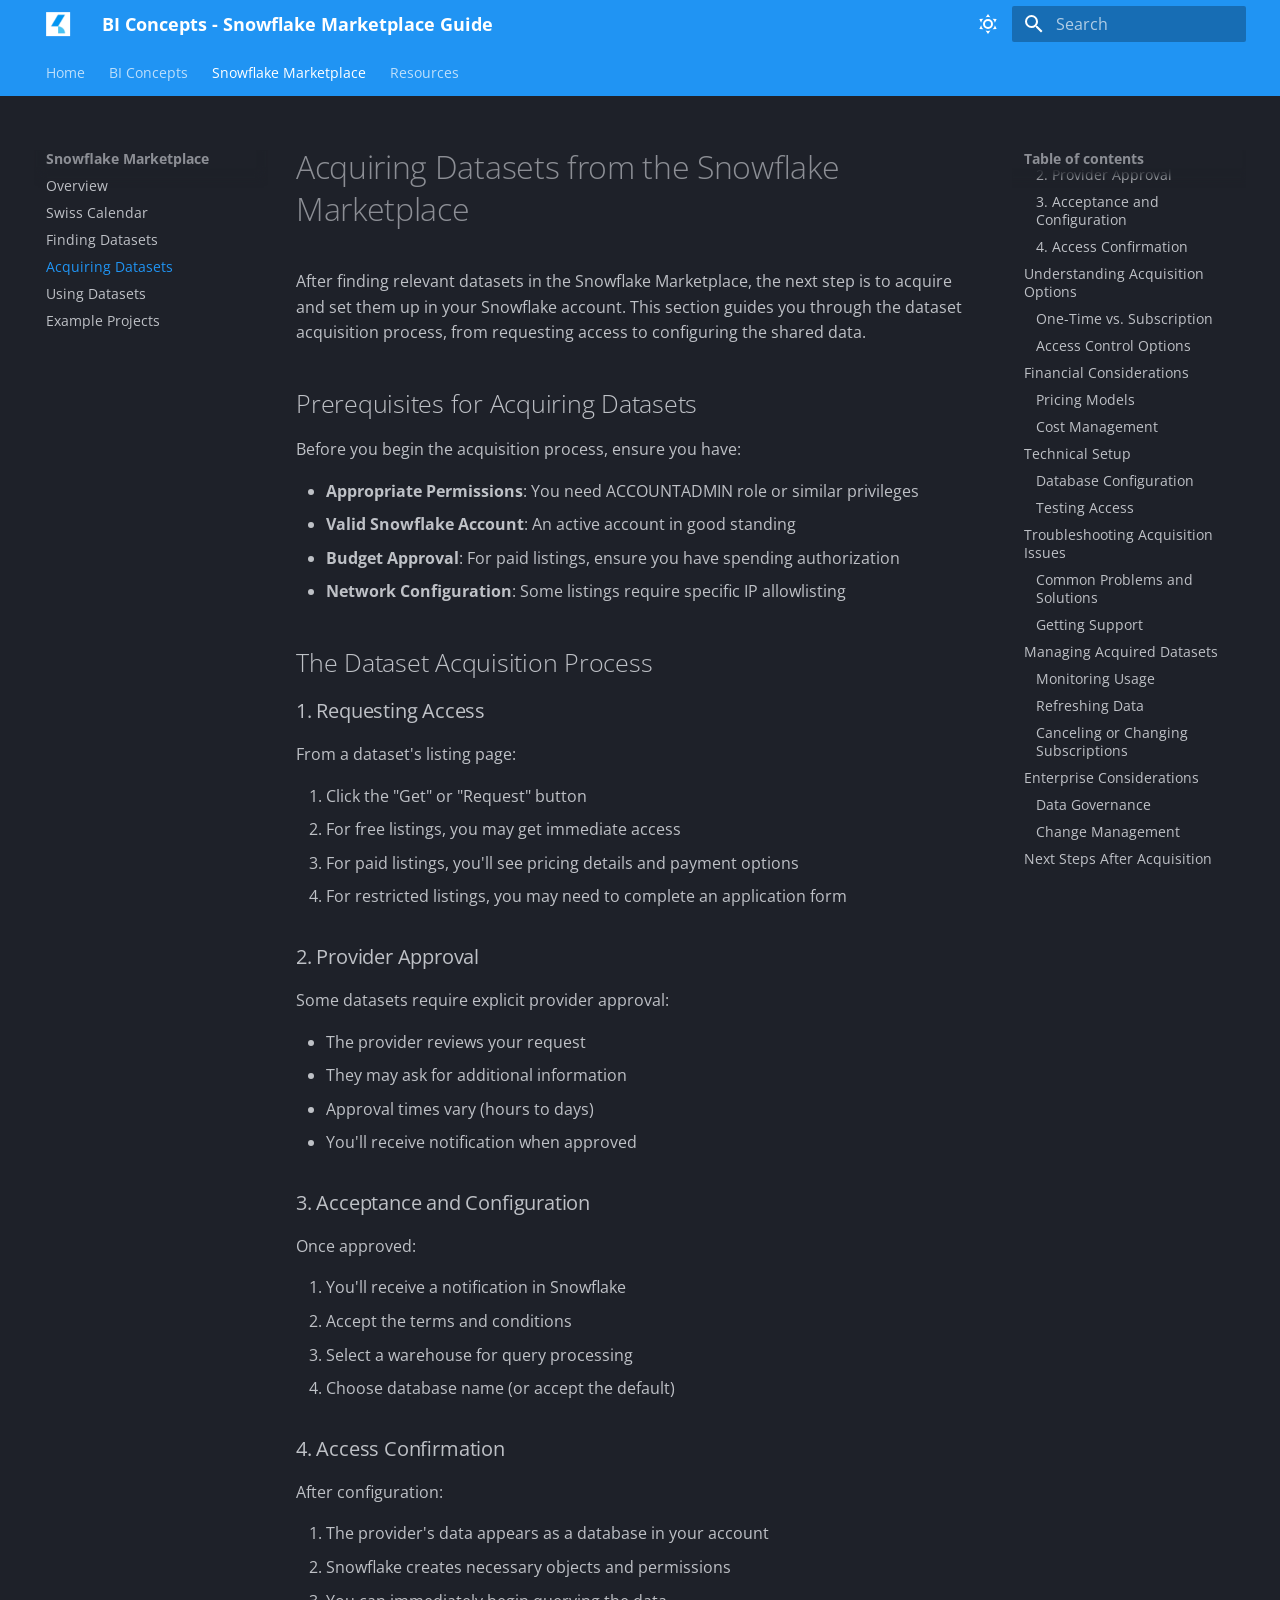
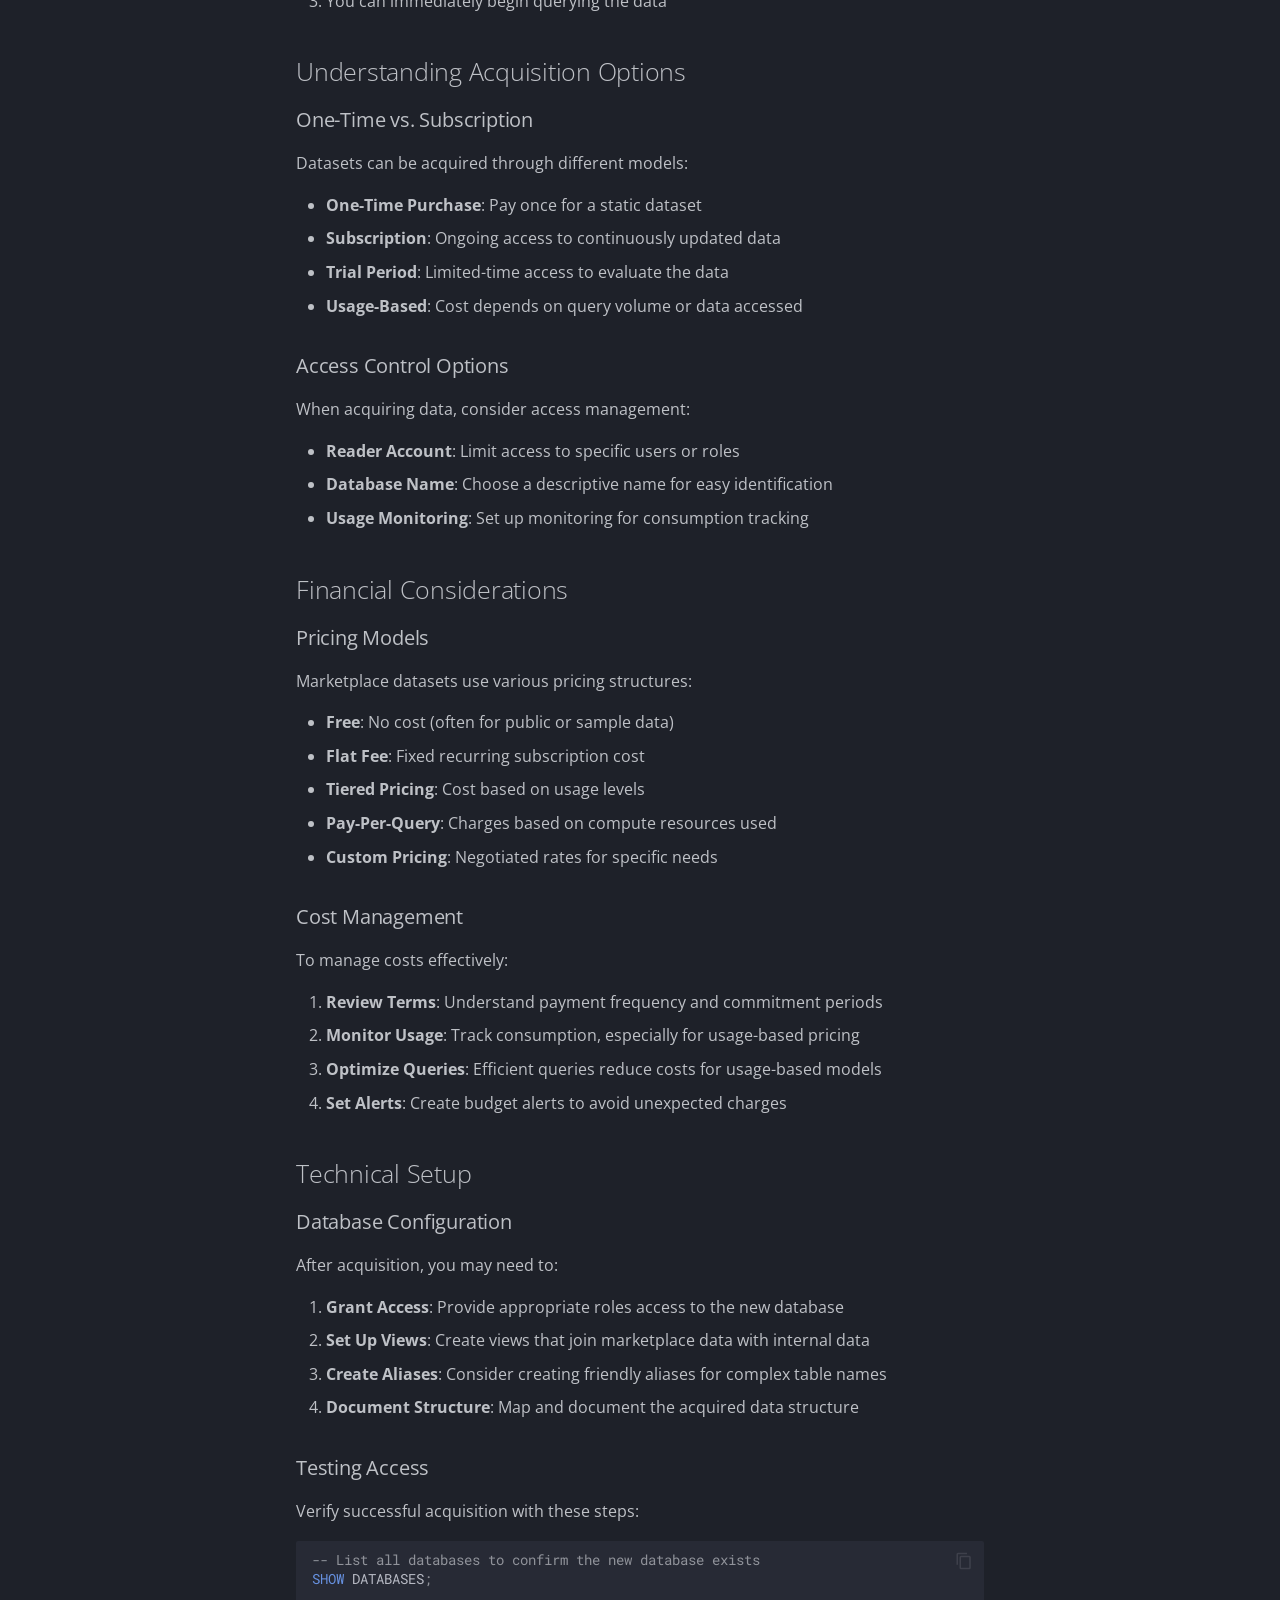
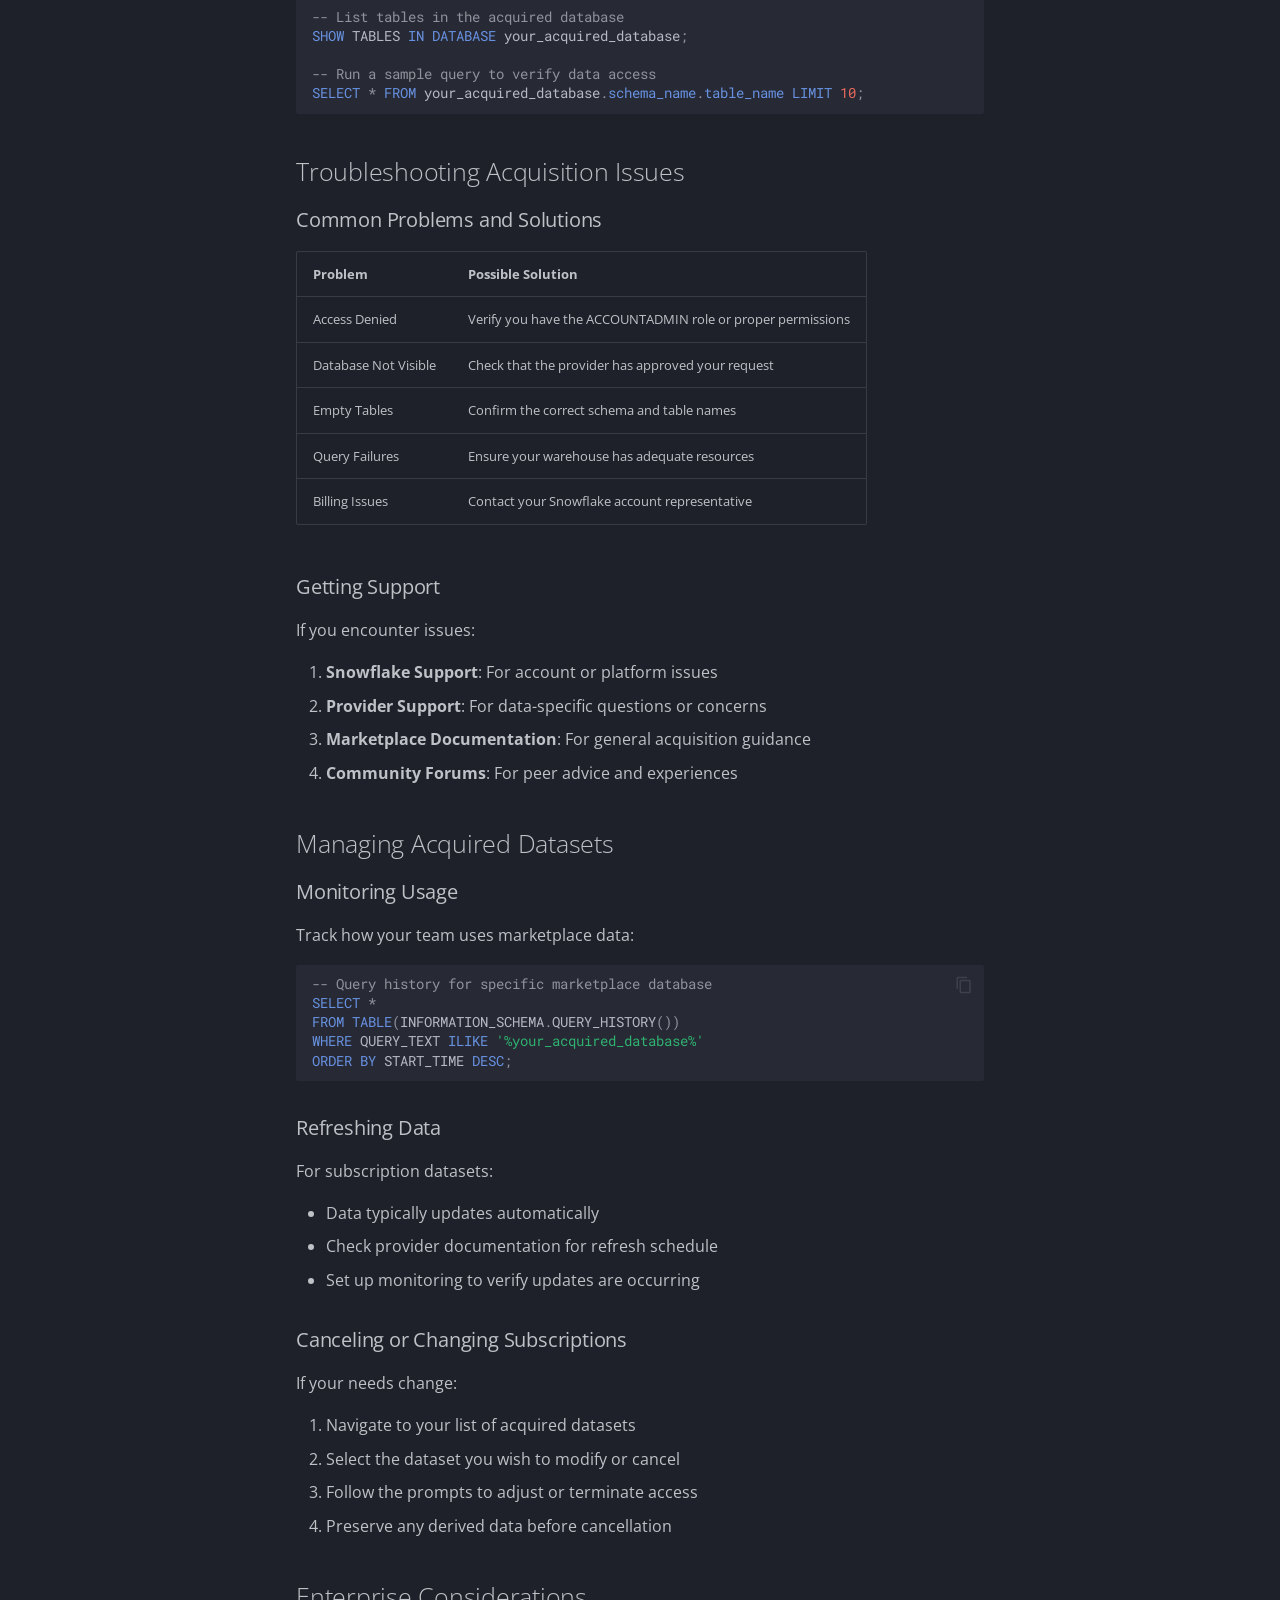
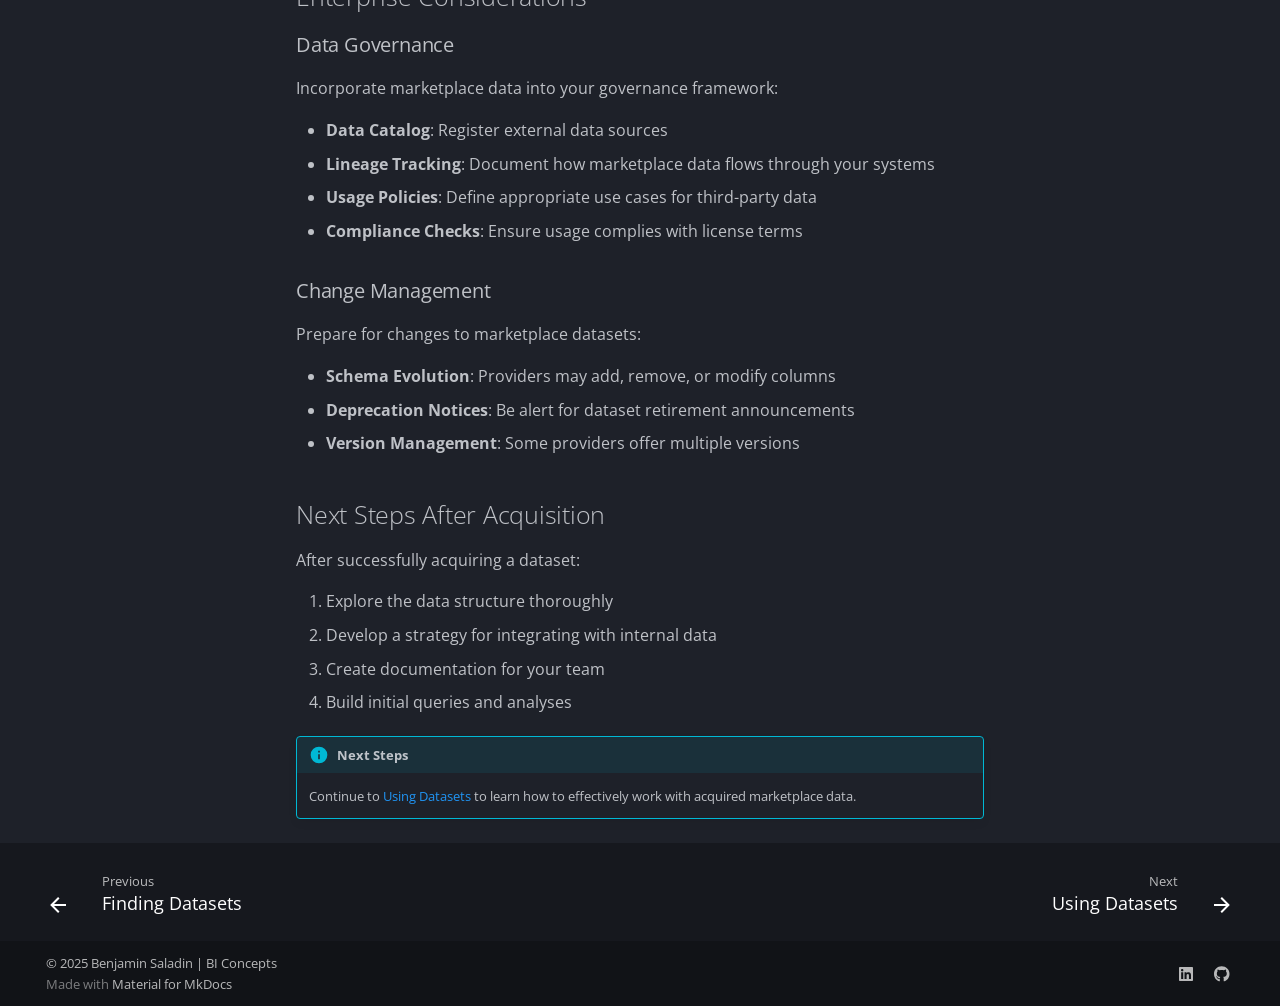
<file: marketplace/acquiring-datasets/index.html>
<!doctype html>
<html lang="en" class="no-js">
  <head>
    
      <meta charset="utf-8">
      <meta name="viewport" content="width=device-width,initial-scale=1">
      
      
      
        <link rel="canonical" href="https://svc-bi-concepts.github.io/bi-concepts-snowflake/marketplace/acquiring-datasets/">
      
      
        <link rel="prev" href="../finding-datasets/">
      
      
        <link rel="next" href="../using-datasets/">
      
      
      <link rel="icon" href="../../assets/images/favicon.ico">
      <meta name="generator" content="mkdocs-1.6.1, mkdocs-material-9.6.9">
    
    
      
        <title>Acquiring Datasets - BI Concepts - Snowflake Marketplace Guide</title>
      
    
    
      <link rel="stylesheet" href="../../assets/stylesheets/main.4af4bdda.min.css">
      
        
        <link rel="stylesheet" href="../../assets/stylesheets/palette.06af60db.min.css">
      
      


    
    
      
    
    
      
        
        
        <link rel="preconnect" href="https://fonts.gstatic.com" crossorigin>
        <link rel="stylesheet" href="https://fonts.googleapis.com/css?family=Open+Sans:300,300i,400,400i,700,700i%7CRoboto+Mono:400,400i,700,700i&display=fallback">
        <style>:root{--md-text-font:"Open Sans";--md-code-font:"Roboto Mono"}</style>
      
    
    
      <link rel="stylesheet" href="../../stylesheets/extra.css">
    
    <script>__md_scope=new URL("../..",location),__md_hash=e=>[...e].reduce(((e,_)=>(e<<5)-e+_.charCodeAt(0)),0),__md_get=(e,_=localStorage,t=__md_scope)=>JSON.parse(_.getItem(t.pathname+"."+e)),__md_set=(e,_,t=localStorage,a=__md_scope)=>{try{t.setItem(a.pathname+"."+e,JSON.stringify(_))}catch(e){}}</script>
    
      

    
    
    
  </head>
  
  
    
    
      
    
    
    
    
    <body dir="ltr" data-md-color-scheme="slate" data-md-color-primary="blue" data-md-color-accent="deep-blue">
  
    
    <input class="md-toggle" data-md-toggle="drawer" type="checkbox" id="__drawer" autocomplete="off">
    <input class="md-toggle" data-md-toggle="search" type="checkbox" id="__search" autocomplete="off">
    <label class="md-overlay" for="__drawer"></label>
    <div data-md-component="skip">
      
        
        <a href="#acquiring-datasets-from-the-snowflake-marketplace" class="md-skip">
          Skip to content
        </a>
      
    </div>
    <div data-md-component="announce">
      
    </div>
    
    
      

<header class="md-header" data-md-component="header">
  <nav class="md-header__inner md-grid" aria-label="Header">
    <a href="../.." title="BI Concepts - Snowflake Marketplace Guide" class="md-header__button md-logo" aria-label="BI Concepts - Snowflake Marketplace Guide" data-md-component="logo">
      
  <img src="../../assets/images/BI_Concepts_logo_graphic_color.png" alt="logo">

    </a>
    <label class="md-header__button md-icon" for="__drawer">
      
      <svg xmlns="http://www.w3.org/2000/svg" viewBox="0 0 24 24"><path d="M3 6h18v2H3zm0 5h18v2H3zm0 5h18v2H3z"/></svg>
    </label>
    <div class="md-header__title" data-md-component="header-title">
      <div class="md-header__ellipsis">
        <div class="md-header__topic">
          <span class="md-ellipsis">
            BI Concepts - Snowflake Marketplace Guide
          </span>
        </div>
        <div class="md-header__topic" data-md-component="header-topic">
          <span class="md-ellipsis">
            
              Acquiring Datasets
            
          </span>
        </div>
      </div>
    </div>
    
      
        <form class="md-header__option" data-md-component="palette">
  
    
    
    
    <input class="md-option" data-md-color-media="" data-md-color-scheme="slate" data-md-color-primary="blue" data-md-color-accent="deep-blue"  aria-label="Dark mode"  type="radio" name="__palette" id="__palette_0">
    
      <label class="md-header__button md-icon" title="Dark mode" for="__palette_1" hidden>
        <svg xmlns="http://www.w3.org/2000/svg" viewBox="0 0 24 24"><path d="M12 7a5 5 0 0 1 5 5 5 5 0 0 1-5 5 5 5 0 0 1-5-5 5 5 0 0 1 5-5m0 2a3 3 0 0 0-3 3 3 3 0 0 0 3 3 3 3 0 0 0 3-3 3 3 0 0 0-3-3m0-7 2.39 3.42C13.65 5.15 12.84 5 12 5s-1.65.15-2.39.42zM3.34 7l4.16-.35A7.2 7.2 0 0 0 5.94 8.5c-.44.74-.69 1.5-.83 2.29zm.02 10 1.76-3.77a7.131 7.131 0 0 0 2.38 4.14zM20.65 7l-1.77 3.79a7.02 7.02 0 0 0-2.38-4.15zm-.01 10-4.14.36c.59-.51 1.12-1.14 1.54-1.86.42-.73.69-1.5.83-2.29zM12 22l-2.41-3.44c.74.27 1.55.44 2.41.44.82 0 1.63-.17 2.37-.44z"/></svg>
      </label>
    
  
    
    
    
    <input class="md-option" data-md-color-media="" data-md-color-scheme="default" data-md-color-primary="blue" data-md-color-accent="deep-orange"  aria-label="Light mode"  type="radio" name="__palette" id="__palette_1">
    
      <label class="md-header__button md-icon" title="Light mode" for="__palette_0" hidden>
        <svg xmlns="http://www.w3.org/2000/svg" viewBox="0 0 24 24"><path d="m17.75 4.09-2.53 1.94.91 3.06-2.63-1.81-2.63 1.81.91-3.06-2.53-1.94L12.44 4l1.06-3 1.06 3zm3.5 6.91-1.64 1.25.59 1.98-1.7-1.17-1.7 1.17.59-1.98L15.75 11l2.06-.05L18.5 9l.69 1.95zm-2.28 4.95c.83-.08 1.72 1.1 1.19 1.85-.32.45-.66.87-1.08 1.27C15.17 23 8.84 23 4.94 19.07c-3.91-3.9-3.91-10.24 0-14.14.4-.4.82-.76 1.27-1.08.75-.53 1.93.36 1.85 1.19-.27 2.86.69 5.83 2.89 8.02a9.96 9.96 0 0 0 8.02 2.89m-1.64 2.02a12.08 12.08 0 0 1-7.8-3.47c-2.17-2.19-3.33-5-3.49-7.82-2.81 3.14-2.7 7.96.31 10.98 3.02 3.01 7.84 3.12 10.98.31"/></svg>
      </label>
    
  
</form>
      
    
    
      <script>var palette=__md_get("__palette");if(palette&&palette.color){if("(prefers-color-scheme)"===palette.color.media){var media=matchMedia("(prefers-color-scheme: light)"),input=document.querySelector(media.matches?"[data-md-color-media='(prefers-color-scheme: light)']":"[data-md-color-media='(prefers-color-scheme: dark)']");palette.color.media=input.getAttribute("data-md-color-media"),palette.color.scheme=input.getAttribute("data-md-color-scheme"),palette.color.primary=input.getAttribute("data-md-color-primary"),palette.color.accent=input.getAttribute("data-md-color-accent")}for(var[key,value]of Object.entries(palette.color))document.body.setAttribute("data-md-color-"+key,value)}</script>
    
    
    
      <label class="md-header__button md-icon" for="__search">
        
        <svg xmlns="http://www.w3.org/2000/svg" viewBox="0 0 24 24"><path d="M9.5 3A6.5 6.5 0 0 1 16 9.5c0 1.61-.59 3.09-1.56 4.23l.27.27h.79l5 5-1.5 1.5-5-5v-.79l-.27-.27A6.52 6.52 0 0 1 9.5 16 6.5 6.5 0 0 1 3 9.5 6.5 6.5 0 0 1 9.5 3m0 2C7 5 5 7 5 9.5S7 14 9.5 14 14 12 14 9.5 12 5 9.5 5"/></svg>
      </label>
      <div class="md-search" data-md-component="search" role="dialog">
  <label class="md-search__overlay" for="__search"></label>
  <div class="md-search__inner" role="search">
    <form class="md-search__form" name="search">
      <input type="text" class="md-search__input" name="query" aria-label="Search" placeholder="Search" autocapitalize="off" autocorrect="off" autocomplete="off" spellcheck="false" data-md-component="search-query" required>
      <label class="md-search__icon md-icon" for="__search">
        
        <svg xmlns="http://www.w3.org/2000/svg" viewBox="0 0 24 24"><path d="M9.5 3A6.5 6.5 0 0 1 16 9.5c0 1.61-.59 3.09-1.56 4.23l.27.27h.79l5 5-1.5 1.5-5-5v-.79l-.27-.27A6.52 6.52 0 0 1 9.5 16 6.5 6.5 0 0 1 3 9.5 6.5 6.5 0 0 1 9.5 3m0 2C7 5 5 7 5 9.5S7 14 9.5 14 14 12 14 9.5 12 5 9.5 5"/></svg>
        
        <svg xmlns="http://www.w3.org/2000/svg" viewBox="0 0 24 24"><path d="M20 11v2H8l5.5 5.5-1.42 1.42L4.16 12l7.92-7.92L13.5 5.5 8 11z"/></svg>
      </label>
      <nav class="md-search__options" aria-label="Search">
        
          <a href="javascript:void(0)" class="md-search__icon md-icon" title="Share" aria-label="Share" data-clipboard data-clipboard-text="" data-md-component="search-share" tabindex="-1">
            
            <svg xmlns="http://www.w3.org/2000/svg" viewBox="0 0 24 24"><path d="M18 16.08c-.76 0-1.44.3-1.96.77L8.91 12.7c.05-.23.09-.46.09-.7s-.04-.47-.09-.7l7.05-4.11c.54.5 1.25.81 2.04.81a3 3 0 0 0 3-3 3 3 0 0 0-3-3 3 3 0 0 0-3 3c0 .24.04.47.09.7L8.04 9.81C7.5 9.31 6.79 9 6 9a3 3 0 0 0-3 3 3 3 0 0 0 3 3c.79 0 1.5-.31 2.04-.81l7.12 4.15c-.05.21-.08.43-.08.66 0 1.61 1.31 2.91 2.92 2.91s2.92-1.3 2.92-2.91A2.92 2.92 0 0 0 18 16.08"/></svg>
          </a>
        
        <button type="reset" class="md-search__icon md-icon" title="Clear" aria-label="Clear" tabindex="-1">
          
          <svg xmlns="http://www.w3.org/2000/svg" viewBox="0 0 24 24"><path d="M19 6.41 17.59 5 12 10.59 6.41 5 5 6.41 10.59 12 5 17.59 6.41 19 12 13.41 17.59 19 19 17.59 13.41 12z"/></svg>
        </button>
      </nav>
      
        <div class="md-search__suggest" data-md-component="search-suggest"></div>
      
    </form>
    <div class="md-search__output">
      <div class="md-search__scrollwrap" tabindex="0" data-md-scrollfix>
        <div class="md-search-result" data-md-component="search-result">
          <div class="md-search-result__meta">
            Initializing search
          </div>
          <ol class="md-search-result__list" role="presentation"></ol>
        </div>
      </div>
    </div>
  </div>
</div>
    
    
  </nav>
  
</header>
    
    <div class="md-container" data-md-component="container">
      
      
        
          
            
<nav class="md-tabs" aria-label="Tabs" data-md-component="tabs">
  <div class="md-grid">
    <ul class="md-tabs__list">
      
        
  
  
  
    <li class="md-tabs__item">
      <a href="../.." class="md-tabs__link">
        
  
    
  
  Home

      </a>
    </li>
  

      
        
  
  
  
    
    
      <li class="md-tabs__item">
        <a href="../../bi-concepts/introduction/" class="md-tabs__link">
          
  
    
  
  BI Concepts

        </a>
      </li>
    
  

      
        
  
  
    
  
  
    
    
      <li class="md-tabs__item md-tabs__item--active">
        <a href="../overview/" class="md-tabs__link">
          
  
    
  
  Snowflake Marketplace

        </a>
      </li>
    
  

      
        
  
  
  
    <li class="md-tabs__item">
      <a href="../../resources/" class="md-tabs__link">
        
  
    
  
  Resources

      </a>
    </li>
  

      
    </ul>
  </div>
</nav>
          
        
      
      <main class="md-main" data-md-component="main">
        <div class="md-main__inner md-grid">
          
            
              
              <div class="md-sidebar md-sidebar--primary" data-md-component="sidebar" data-md-type="navigation" >
                <div class="md-sidebar__scrollwrap">
                  <div class="md-sidebar__inner">
                    


  


<nav class="md-nav md-nav--primary md-nav--lifted" aria-label="Navigation" data-md-level="0">
  <label class="md-nav__title" for="__drawer">
    <a href="../.." title="BI Concepts - Snowflake Marketplace Guide" class="md-nav__button md-logo" aria-label="BI Concepts - Snowflake Marketplace Guide" data-md-component="logo">
      
  <img src="../../assets/images/BI_Concepts_logo_graphic_color.png" alt="logo">

    </a>
    BI Concepts - Snowflake Marketplace Guide
  </label>
  
  <ul class="md-nav__list" data-md-scrollfix>
    
      
      
  
  
  
  
    <li class="md-nav__item">
      <a href="../.." class="md-nav__link">
        
  
  <span class="md-ellipsis">
    Home
    
  </span>
  

      </a>
    </li>
  

    
      
      
  
  
  
  
    
    
      
        
      
        
      
        
      
        
      
    
    
      
      
        
      
    
    
    <li class="md-nav__item md-nav__item--nested">
      
        
        
        <input class="md-nav__toggle md-toggle " type="checkbox" id="__nav_2" >
        
          
          <label class="md-nav__link" for="__nav_2" id="__nav_2_label" tabindex="0">
            
  
  <span class="md-ellipsis">
    BI Concepts
    
  </span>
  

            <span class="md-nav__icon md-icon"></span>
          </label>
        
        <nav class="md-nav" data-md-level="1" aria-labelledby="__nav_2_label" aria-expanded="false">
          <label class="md-nav__title" for="__nav_2">
            <span class="md-nav__icon md-icon"></span>
            BI Concepts
          </label>
          <ul class="md-nav__list" data-md-scrollfix>
            
              
                
  
  
  
  
    <li class="md-nav__item">
      <a href="../../bi-concepts/introduction/" class="md-nav__link">
        
  
  <span class="md-ellipsis">
    Introduction
    
  </span>
  

      </a>
    </li>
  

              
            
              
                
  
  
  
  
    <li class="md-nav__item">
      <a href="../../bi-concepts/data-modeling/" class="md-nav__link">
        
  
  <span class="md-ellipsis">
    Data Modeling
    
  </span>
  

      </a>
    </li>
  

              
            
              
                
  
  
  
  
    <li class="md-nav__item">
      <a href="../../bi-concepts/data-visualization/" class="md-nav__link">
        
  
  <span class="md-ellipsis">
    Data Visualization
    
  </span>
  

      </a>
    </li>
  

              
            
              
                
  
  
  
  
    <li class="md-nav__item">
      <a href="../../bi-concepts/performance/" class="md-nav__link">
        
  
  <span class="md-ellipsis">
    Performance Optimization
    
  </span>
  

      </a>
    </li>
  

              
            
          </ul>
        </nav>
      
    </li>
  

    
      
      
  
  
    
  
  
  
    
    
      
        
      
        
      
        
      
        
      
        
      
        
      
    
    
      
        
        
      
      
        
      
    
    
    <li class="md-nav__item md-nav__item--active md-nav__item--section md-nav__item--nested">
      
        
        
        <input class="md-nav__toggle md-toggle " type="checkbox" id="__nav_3" checked>
        
          
          <label class="md-nav__link" for="__nav_3" id="__nav_3_label" tabindex="">
            
  
  <span class="md-ellipsis">
    Snowflake Marketplace
    
  </span>
  

            <span class="md-nav__icon md-icon"></span>
          </label>
        
        <nav class="md-nav" data-md-level="1" aria-labelledby="__nav_3_label" aria-expanded="true">
          <label class="md-nav__title" for="__nav_3">
            <span class="md-nav__icon md-icon"></span>
            Snowflake Marketplace
          </label>
          <ul class="md-nav__list" data-md-scrollfix>
            
              
                
  
  
  
  
    <li class="md-nav__item">
      <a href="../overview/" class="md-nav__link">
        
  
  <span class="md-ellipsis">
    Overview
    
  </span>
  

      </a>
    </li>
  

              
            
              
                
  
  
  
  
    <li class="md-nav__item">
      <a href="../swiss-calendar/" class="md-nav__link">
        
  
  <span class="md-ellipsis">
    Swiss Calendar
    
  </span>
  

      </a>
    </li>
  

              
            
              
                
  
  
  
  
    <li class="md-nav__item">
      <a href="../finding-datasets/" class="md-nav__link">
        
  
  <span class="md-ellipsis">
    Finding Datasets
    
  </span>
  

      </a>
    </li>
  

              
            
              
                
  
  
    
  
  
  
    <li class="md-nav__item md-nav__item--active">
      
      <input class="md-nav__toggle md-toggle" type="checkbox" id="__toc">
      
      
        
      
      
        <label class="md-nav__link md-nav__link--active" for="__toc">
          
  
  <span class="md-ellipsis">
    Acquiring Datasets
    
  </span>
  

          <span class="md-nav__icon md-icon"></span>
        </label>
      
      <a href="./" class="md-nav__link md-nav__link--active">
        
  
  <span class="md-ellipsis">
    Acquiring Datasets
    
  </span>
  

      </a>
      
        

<nav class="md-nav md-nav--secondary" aria-label="Table of contents">
  
  
  
    
  
  
    <label class="md-nav__title" for="__toc">
      <span class="md-nav__icon md-icon"></span>
      Table of contents
    </label>
    <ul class="md-nav__list" data-md-component="toc" data-md-scrollfix>
      
        <li class="md-nav__item">
  <a href="#prerequisites-for-acquiring-datasets" class="md-nav__link">
    <span class="md-ellipsis">
      Prerequisites for Acquiring Datasets
    </span>
  </a>
  
</li>
      
        <li class="md-nav__item">
  <a href="#the-dataset-acquisition-process" class="md-nav__link">
    <span class="md-ellipsis">
      The Dataset Acquisition Process
    </span>
  </a>
  
    <nav class="md-nav" aria-label="The Dataset Acquisition Process">
      <ul class="md-nav__list">
        
          <li class="md-nav__item">
  <a href="#1-requesting-access" class="md-nav__link">
    <span class="md-ellipsis">
      1. Requesting Access
    </span>
  </a>
  
</li>
        
          <li class="md-nav__item">
  <a href="#2-provider-approval" class="md-nav__link">
    <span class="md-ellipsis">
      2. Provider Approval
    </span>
  </a>
  
</li>
        
          <li class="md-nav__item">
  <a href="#3-acceptance-and-configuration" class="md-nav__link">
    <span class="md-ellipsis">
      3. Acceptance and Configuration
    </span>
  </a>
  
</li>
        
          <li class="md-nav__item">
  <a href="#4-access-confirmation" class="md-nav__link">
    <span class="md-ellipsis">
      4. Access Confirmation
    </span>
  </a>
  
</li>
        
      </ul>
    </nav>
  
</li>
      
        <li class="md-nav__item">
  <a href="#understanding-acquisition-options" class="md-nav__link">
    <span class="md-ellipsis">
      Understanding Acquisition Options
    </span>
  </a>
  
    <nav class="md-nav" aria-label="Understanding Acquisition Options">
      <ul class="md-nav__list">
        
          <li class="md-nav__item">
  <a href="#one-time-vs-subscription" class="md-nav__link">
    <span class="md-ellipsis">
      One-Time vs. Subscription
    </span>
  </a>
  
</li>
        
          <li class="md-nav__item">
  <a href="#access-control-options" class="md-nav__link">
    <span class="md-ellipsis">
      Access Control Options
    </span>
  </a>
  
</li>
        
      </ul>
    </nav>
  
</li>
      
        <li class="md-nav__item">
  <a href="#financial-considerations" class="md-nav__link">
    <span class="md-ellipsis">
      Financial Considerations
    </span>
  </a>
  
    <nav class="md-nav" aria-label="Financial Considerations">
      <ul class="md-nav__list">
        
          <li class="md-nav__item">
  <a href="#pricing-models" class="md-nav__link">
    <span class="md-ellipsis">
      Pricing Models
    </span>
  </a>
  
</li>
        
          <li class="md-nav__item">
  <a href="#cost-management" class="md-nav__link">
    <span class="md-ellipsis">
      Cost Management
    </span>
  </a>
  
</li>
        
      </ul>
    </nav>
  
</li>
      
        <li class="md-nav__item">
  <a href="#technical-setup" class="md-nav__link">
    <span class="md-ellipsis">
      Technical Setup
    </span>
  </a>
  
    <nav class="md-nav" aria-label="Technical Setup">
      <ul class="md-nav__list">
        
          <li class="md-nav__item">
  <a href="#database-configuration" class="md-nav__link">
    <span class="md-ellipsis">
      Database Configuration
    </span>
  </a>
  
</li>
        
          <li class="md-nav__item">
  <a href="#testing-access" class="md-nav__link">
    <span class="md-ellipsis">
      Testing Access
    </span>
  </a>
  
</li>
        
      </ul>
    </nav>
  
</li>
      
        <li class="md-nav__item">
  <a href="#troubleshooting-acquisition-issues" class="md-nav__link">
    <span class="md-ellipsis">
      Troubleshooting Acquisition Issues
    </span>
  </a>
  
    <nav class="md-nav" aria-label="Troubleshooting Acquisition Issues">
      <ul class="md-nav__list">
        
          <li class="md-nav__item">
  <a href="#common-problems-and-solutions" class="md-nav__link">
    <span class="md-ellipsis">
      Common Problems and Solutions
    </span>
  </a>
  
</li>
        
          <li class="md-nav__item">
  <a href="#getting-support" class="md-nav__link">
    <span class="md-ellipsis">
      Getting Support
    </span>
  </a>
  
</li>
        
      </ul>
    </nav>
  
</li>
      
        <li class="md-nav__item">
  <a href="#managing-acquired-datasets" class="md-nav__link">
    <span class="md-ellipsis">
      Managing Acquired Datasets
    </span>
  </a>
  
    <nav class="md-nav" aria-label="Managing Acquired Datasets">
      <ul class="md-nav__list">
        
          <li class="md-nav__item">
  <a href="#monitoring-usage" class="md-nav__link">
    <span class="md-ellipsis">
      Monitoring Usage
    </span>
  </a>
  
</li>
        
          <li class="md-nav__item">
  <a href="#refreshing-data" class="md-nav__link">
    <span class="md-ellipsis">
      Refreshing Data
    </span>
  </a>
  
</li>
        
          <li class="md-nav__item">
  <a href="#canceling-or-changing-subscriptions" class="md-nav__link">
    <span class="md-ellipsis">
      Canceling or Changing Subscriptions
    </span>
  </a>
  
</li>
        
      </ul>
    </nav>
  
</li>
      
        <li class="md-nav__item">
  <a href="#enterprise-considerations" class="md-nav__link">
    <span class="md-ellipsis">
      Enterprise Considerations
    </span>
  </a>
  
    <nav class="md-nav" aria-label="Enterprise Considerations">
      <ul class="md-nav__list">
        
          <li class="md-nav__item">
  <a href="#data-governance" class="md-nav__link">
    <span class="md-ellipsis">
      Data Governance
    </span>
  </a>
  
</li>
        
          <li class="md-nav__item">
  <a href="#change-management" class="md-nav__link">
    <span class="md-ellipsis">
      Change Management
    </span>
  </a>
  
</li>
        
      </ul>
    </nav>
  
</li>
      
        <li class="md-nav__item">
  <a href="#next-steps-after-acquisition" class="md-nav__link">
    <span class="md-ellipsis">
      Next Steps After Acquisition
    </span>
  </a>
  
</li>
      
    </ul>
  
</nav>
      
    </li>
  

              
            
              
                
  
  
  
  
    <li class="md-nav__item">
      <a href="../using-datasets/" class="md-nav__link">
        
  
  <span class="md-ellipsis">
    Using Datasets
    
  </span>
  

      </a>
    </li>
  

              
            
              
                
  
  
  
  
    <li class="md-nav__item">
      <a href="../example-projects/" class="md-nav__link">
        
  
  <span class="md-ellipsis">
    Example Projects
    
  </span>
  

      </a>
    </li>
  

              
            
          </ul>
        </nav>
      
    </li>
  

    
      
      
  
  
  
  
    <li class="md-nav__item">
      <a href="../../resources/" class="md-nav__link">
        
  
  <span class="md-ellipsis">
    Resources
    
  </span>
  

      </a>
    </li>
  

    
  </ul>
</nav>
                  </div>
                </div>
              </div>
            
            
              
              <div class="md-sidebar md-sidebar--secondary" data-md-component="sidebar" data-md-type="toc" >
                <div class="md-sidebar__scrollwrap">
                  <div class="md-sidebar__inner">
                    

<nav class="md-nav md-nav--secondary" aria-label="Table of contents">
  
  
  
    
  
  
    <label class="md-nav__title" for="__toc">
      <span class="md-nav__icon md-icon"></span>
      Table of contents
    </label>
    <ul class="md-nav__list" data-md-component="toc" data-md-scrollfix>
      
        <li class="md-nav__item">
  <a href="#prerequisites-for-acquiring-datasets" class="md-nav__link">
    <span class="md-ellipsis">
      Prerequisites for Acquiring Datasets
    </span>
  </a>
  
</li>
      
        <li class="md-nav__item">
  <a href="#the-dataset-acquisition-process" class="md-nav__link">
    <span class="md-ellipsis">
      The Dataset Acquisition Process
    </span>
  </a>
  
    <nav class="md-nav" aria-label="The Dataset Acquisition Process">
      <ul class="md-nav__list">
        
          <li class="md-nav__item">
  <a href="#1-requesting-access" class="md-nav__link">
    <span class="md-ellipsis">
      1. Requesting Access
    </span>
  </a>
  
</li>
        
          <li class="md-nav__item">
  <a href="#2-provider-approval" class="md-nav__link">
    <span class="md-ellipsis">
      2. Provider Approval
    </span>
  </a>
  
</li>
        
          <li class="md-nav__item">
  <a href="#3-acceptance-and-configuration" class="md-nav__link">
    <span class="md-ellipsis">
      3. Acceptance and Configuration
    </span>
  </a>
  
</li>
        
          <li class="md-nav__item">
  <a href="#4-access-confirmation" class="md-nav__link">
    <span class="md-ellipsis">
      4. Access Confirmation
    </span>
  </a>
  
</li>
        
      </ul>
    </nav>
  
</li>
      
        <li class="md-nav__item">
  <a href="#understanding-acquisition-options" class="md-nav__link">
    <span class="md-ellipsis">
      Understanding Acquisition Options
    </span>
  </a>
  
    <nav class="md-nav" aria-label="Understanding Acquisition Options">
      <ul class="md-nav__list">
        
          <li class="md-nav__item">
  <a href="#one-time-vs-subscription" class="md-nav__link">
    <span class="md-ellipsis">
      One-Time vs. Subscription
    </span>
  </a>
  
</li>
        
          <li class="md-nav__item">
  <a href="#access-control-options" class="md-nav__link">
    <span class="md-ellipsis">
      Access Control Options
    </span>
  </a>
  
</li>
        
      </ul>
    </nav>
  
</li>
      
        <li class="md-nav__item">
  <a href="#financial-considerations" class="md-nav__link">
    <span class="md-ellipsis">
      Financial Considerations
    </span>
  </a>
  
    <nav class="md-nav" aria-label="Financial Considerations">
      <ul class="md-nav__list">
        
          <li class="md-nav__item">
  <a href="#pricing-models" class="md-nav__link">
    <span class="md-ellipsis">
      Pricing Models
    </span>
  </a>
  
</li>
        
          <li class="md-nav__item">
  <a href="#cost-management" class="md-nav__link">
    <span class="md-ellipsis">
      Cost Management
    </span>
  </a>
  
</li>
        
      </ul>
    </nav>
  
</li>
      
        <li class="md-nav__item">
  <a href="#technical-setup" class="md-nav__link">
    <span class="md-ellipsis">
      Technical Setup
    </span>
  </a>
  
    <nav class="md-nav" aria-label="Technical Setup">
      <ul class="md-nav__list">
        
          <li class="md-nav__item">
  <a href="#database-configuration" class="md-nav__link">
    <span class="md-ellipsis">
      Database Configuration
    </span>
  </a>
  
</li>
        
          <li class="md-nav__item">
  <a href="#testing-access" class="md-nav__link">
    <span class="md-ellipsis">
      Testing Access
    </span>
  </a>
  
</li>
        
      </ul>
    </nav>
  
</li>
      
        <li class="md-nav__item">
  <a href="#troubleshooting-acquisition-issues" class="md-nav__link">
    <span class="md-ellipsis">
      Troubleshooting Acquisition Issues
    </span>
  </a>
  
    <nav class="md-nav" aria-label="Troubleshooting Acquisition Issues">
      <ul class="md-nav__list">
        
          <li class="md-nav__item">
  <a href="#common-problems-and-solutions" class="md-nav__link">
    <span class="md-ellipsis">
      Common Problems and Solutions
    </span>
  </a>
  
</li>
        
          <li class="md-nav__item">
  <a href="#getting-support" class="md-nav__link">
    <span class="md-ellipsis">
      Getting Support
    </span>
  </a>
  
</li>
        
      </ul>
    </nav>
  
</li>
      
        <li class="md-nav__item">
  <a href="#managing-acquired-datasets" class="md-nav__link">
    <span class="md-ellipsis">
      Managing Acquired Datasets
    </span>
  </a>
  
    <nav class="md-nav" aria-label="Managing Acquired Datasets">
      <ul class="md-nav__list">
        
          <li class="md-nav__item">
  <a href="#monitoring-usage" class="md-nav__link">
    <span class="md-ellipsis">
      Monitoring Usage
    </span>
  </a>
  
</li>
        
          <li class="md-nav__item">
  <a href="#refreshing-data" class="md-nav__link">
    <span class="md-ellipsis">
      Refreshing Data
    </span>
  </a>
  
</li>
        
          <li class="md-nav__item">
  <a href="#canceling-or-changing-subscriptions" class="md-nav__link">
    <span class="md-ellipsis">
      Canceling or Changing Subscriptions
    </span>
  </a>
  
</li>
        
      </ul>
    </nav>
  
</li>
      
        <li class="md-nav__item">
  <a href="#enterprise-considerations" class="md-nav__link">
    <span class="md-ellipsis">
      Enterprise Considerations
    </span>
  </a>
  
    <nav class="md-nav" aria-label="Enterprise Considerations">
      <ul class="md-nav__list">
        
          <li class="md-nav__item">
  <a href="#data-governance" class="md-nav__link">
    <span class="md-ellipsis">
      Data Governance
    </span>
  </a>
  
</li>
        
          <li class="md-nav__item">
  <a href="#change-management" class="md-nav__link">
    <span class="md-ellipsis">
      Change Management
    </span>
  </a>
  
</li>
        
      </ul>
    </nav>
  
</li>
      
        <li class="md-nav__item">
  <a href="#next-steps-after-acquisition" class="md-nav__link">
    <span class="md-ellipsis">
      Next Steps After Acquisition
    </span>
  </a>
  
</li>
      
    </ul>
  
</nav>
                  </div>
                </div>
              </div>
            
          
          
            <div class="md-content" data-md-component="content">
              <article class="md-content__inner md-typeset">
                
                  



<h1 id="acquiring-datasets-from-the-snowflake-marketplace">Acquiring Datasets from the Snowflake Marketplace</h1>
<p>After finding relevant datasets in the Snowflake Marketplace, the next step is to acquire and set them up in your Snowflake account. This section guides you through the dataset acquisition process, from requesting access to configuring the shared data.</p>
<h2 id="prerequisites-for-acquiring-datasets">Prerequisites for Acquiring Datasets</h2>
<p>Before you begin the acquisition process, ensure you have:</p>
<ul>
<li><strong>Appropriate Permissions</strong>: You need ACCOUNTADMIN role or similar privileges</li>
<li><strong>Valid Snowflake Account</strong>: An active account in good standing</li>
<li><strong>Budget Approval</strong>: For paid listings, ensure you have spending authorization</li>
<li><strong>Network Configuration</strong>: Some listings require specific IP allowlisting</li>
</ul>
<h2 id="the-dataset-acquisition-process">The Dataset Acquisition Process</h2>
<h3 id="1-requesting-access">1. Requesting Access</h3>
<p>From a dataset's listing page:</p>
<ol>
<li>Click the "Get" or "Request" button</li>
<li>For free listings, you may get immediate access</li>
<li>For paid listings, you'll see pricing details and payment options</li>
<li>For restricted listings, you may need to complete an application form</li>
</ol>
<h3 id="2-provider-approval">2. Provider Approval</h3>
<p>Some datasets require explicit provider approval:</p>
<ul>
<li>The provider reviews your request</li>
<li>They may ask for additional information</li>
<li>Approval times vary (hours to days)</li>
<li>You'll receive notification when approved</li>
</ul>
<h3 id="3-acceptance-and-configuration">3. Acceptance and Configuration</h3>
<p>Once approved:</p>
<ol>
<li>You'll receive a notification in Snowflake</li>
<li>Accept the terms and conditions</li>
<li>Select a warehouse for query processing</li>
<li>Choose database name (or accept the default)</li>
</ol>
<h3 id="4-access-confirmation">4. Access Confirmation</h3>
<p>After configuration:</p>
<ol>
<li>The provider's data appears as a database in your account</li>
<li>Snowflake creates necessary objects and permissions</li>
<li>You can immediately begin querying the data</li>
</ol>
<h2 id="understanding-acquisition-options">Understanding Acquisition Options</h2>
<h3 id="one-time-vs-subscription">One-Time vs. Subscription</h3>
<p>Datasets can be acquired through different models:</p>
<ul>
<li><strong>One-Time Purchase</strong>: Pay once for a static dataset</li>
<li><strong>Subscription</strong>: Ongoing access to continuously updated data</li>
<li><strong>Trial Period</strong>: Limited-time access to evaluate the data</li>
<li><strong>Usage-Based</strong>: Cost depends on query volume or data accessed</li>
</ul>
<h3 id="access-control-options">Access Control Options</h3>
<p>When acquiring data, consider access management:</p>
<ul>
<li><strong>Reader Account</strong>: Limit access to specific users or roles</li>
<li><strong>Database Name</strong>: Choose a descriptive name for easy identification</li>
<li><strong>Usage Monitoring</strong>: Set up monitoring for consumption tracking</li>
</ul>
<h2 id="financial-considerations">Financial Considerations</h2>
<h3 id="pricing-models">Pricing Models</h3>
<p>Marketplace datasets use various pricing structures:</p>
<ul>
<li><strong>Free</strong>: No cost (often for public or sample data)</li>
<li><strong>Flat Fee</strong>: Fixed recurring subscription cost</li>
<li><strong>Tiered Pricing</strong>: Cost based on usage levels</li>
<li><strong>Pay-Per-Query</strong>: Charges based on compute resources used</li>
<li><strong>Custom Pricing</strong>: Negotiated rates for specific needs</li>
</ul>
<h3 id="cost-management">Cost Management</h3>
<p>To manage costs effectively:</p>
<ol>
<li><strong>Review Terms</strong>: Understand payment frequency and commitment periods</li>
<li><strong>Monitor Usage</strong>: Track consumption, especially for usage-based pricing</li>
<li><strong>Optimize Queries</strong>: Efficient queries reduce costs for usage-based models</li>
<li><strong>Set Alerts</strong>: Create budget alerts to avoid unexpected charges</li>
</ol>
<h2 id="technical-setup">Technical Setup</h2>
<h3 id="database-configuration">Database Configuration</h3>
<p>After acquisition, you may need to:</p>
<ol>
<li><strong>Grant Access</strong>: Provide appropriate roles access to the new database</li>
<li><strong>Set Up Views</strong>: Create views that join marketplace data with internal data</li>
<li><strong>Create Aliases</strong>: Consider creating friendly aliases for complex table names</li>
<li><strong>Document Structure</strong>: Map and document the acquired data structure</li>
</ol>
<h3 id="testing-access">Testing Access</h3>
<p>Verify successful acquisition with these steps:</p>
<div class="highlight"><pre><span></span><code><a id="__codelineno-0-1" name="__codelineno-0-1" href="#__codelineno-0-1"></a><span class="c1">-- List all databases to confirm the new database exists</span>
<a id="__codelineno-0-2" name="__codelineno-0-2" href="#__codelineno-0-2"></a><span class="k">SHOW</span><span class="w"> </span><span class="n">DATABASES</span><span class="p">;</span>
<a id="__codelineno-0-3" name="__codelineno-0-3" href="#__codelineno-0-3"></a>
<a id="__codelineno-0-4" name="__codelineno-0-4" href="#__codelineno-0-4"></a><span class="c1">-- List tables in the acquired database</span>
<a id="__codelineno-0-5" name="__codelineno-0-5" href="#__codelineno-0-5"></a><span class="k">SHOW</span><span class="w"> </span><span class="n">TABLES</span><span class="w"> </span><span class="k">IN</span><span class="w"> </span><span class="k">DATABASE</span><span class="w"> </span><span class="n">your_acquired_database</span><span class="p">;</span>
<a id="__codelineno-0-6" name="__codelineno-0-6" href="#__codelineno-0-6"></a>
<a id="__codelineno-0-7" name="__codelineno-0-7" href="#__codelineno-0-7"></a><span class="c1">-- Run a sample query to verify data access</span>
<a id="__codelineno-0-8" name="__codelineno-0-8" href="#__codelineno-0-8"></a><span class="k">SELECT</span><span class="w"> </span><span class="o">*</span><span class="w"> </span><span class="k">FROM</span><span class="w"> </span><span class="n">your_acquired_database</span><span class="p">.</span><span class="k">schema_name</span><span class="p">.</span><span class="k">table_name</span><span class="w"> </span><span class="k">LIMIT</span><span class="w"> </span><span class="mi">10</span><span class="p">;</span>
</code></pre></div>
<h2 id="troubleshooting-acquisition-issues">Troubleshooting Acquisition Issues</h2>
<h3 id="common-problems-and-solutions">Common Problems and Solutions</h3>
<table>
<thead>
<tr>
<th>Problem</th>
<th>Possible Solution</th>
</tr>
</thead>
<tbody>
<tr>
<td>Access Denied</td>
<td>Verify you have the ACCOUNTADMIN role or proper permissions</td>
</tr>
<tr>
<td>Database Not Visible</td>
<td>Check that the provider has approved your request</td>
</tr>
<tr>
<td>Empty Tables</td>
<td>Confirm the correct schema and table names</td>
</tr>
<tr>
<td>Query Failures</td>
<td>Ensure your warehouse has adequate resources</td>
</tr>
<tr>
<td>Billing Issues</td>
<td>Contact your Snowflake account representative</td>
</tr>
</tbody>
</table>
<h3 id="getting-support">Getting Support</h3>
<p>If you encounter issues:</p>
<ol>
<li><strong>Snowflake Support</strong>: For account or platform issues</li>
<li><strong>Provider Support</strong>: For data-specific questions or concerns</li>
<li><strong>Marketplace Documentation</strong>: For general acquisition guidance</li>
<li><strong>Community Forums</strong>: For peer advice and experiences</li>
</ol>
<h2 id="managing-acquired-datasets">Managing Acquired Datasets</h2>
<h3 id="monitoring-usage">Monitoring Usage</h3>
<p>Track how your team uses marketplace data:</p>
<div class="highlight"><pre><span></span><code><a id="__codelineno-1-1" name="__codelineno-1-1" href="#__codelineno-1-1"></a><span class="c1">-- Query history for specific marketplace database</span>
<a id="__codelineno-1-2" name="__codelineno-1-2" href="#__codelineno-1-2"></a><span class="k">SELECT</span><span class="w"> </span><span class="o">*</span>
<a id="__codelineno-1-3" name="__codelineno-1-3" href="#__codelineno-1-3"></a><span class="k">FROM</span><span class="w"> </span><span class="k">TABLE</span><span class="p">(</span><span class="n">INFORMATION_SCHEMA</span><span class="p">.</span><span class="n">QUERY_HISTORY</span><span class="p">())</span>
<a id="__codelineno-1-4" name="__codelineno-1-4" href="#__codelineno-1-4"></a><span class="k">WHERE</span><span class="w"> </span><span class="n">QUERY_TEXT</span><span class="w"> </span><span class="k">ILIKE</span><span class="w"> </span><span class="s1">&#39;%your_acquired_database%&#39;</span>
<a id="__codelineno-1-5" name="__codelineno-1-5" href="#__codelineno-1-5"></a><span class="k">ORDER</span><span class="w"> </span><span class="k">BY</span><span class="w"> </span><span class="n">START_TIME</span><span class="w"> </span><span class="k">DESC</span><span class="p">;</span>
</code></pre></div>
<h3 id="refreshing-data">Refreshing Data</h3>
<p>For subscription datasets:</p>
<ul>
<li>Data typically updates automatically</li>
<li>Check provider documentation for refresh schedule</li>
<li>Set up monitoring to verify updates are occurring</li>
</ul>
<h3 id="canceling-or-changing-subscriptions">Canceling or Changing Subscriptions</h3>
<p>If your needs change:</p>
<ol>
<li>Navigate to your list of acquired datasets</li>
<li>Select the dataset you wish to modify or cancel</li>
<li>Follow the prompts to adjust or terminate access</li>
<li>Preserve any derived data before cancellation</li>
</ol>
<h2 id="enterprise-considerations">Enterprise Considerations</h2>
<h3 id="data-governance">Data Governance</h3>
<p>Incorporate marketplace data into your governance framework:</p>
<ul>
<li><strong>Data Catalog</strong>: Register external data sources</li>
<li><strong>Lineage Tracking</strong>: Document how marketplace data flows through your systems</li>
<li><strong>Usage Policies</strong>: Define appropriate use cases for third-party data</li>
<li><strong>Compliance Checks</strong>: Ensure usage complies with license terms</li>
</ul>
<h3 id="change-management">Change Management</h3>
<p>Prepare for changes to marketplace datasets:</p>
<ul>
<li><strong>Schema Evolution</strong>: Providers may add, remove, or modify columns</li>
<li><strong>Deprecation Notices</strong>: Be alert for dataset retirement announcements</li>
<li><strong>Version Management</strong>: Some providers offer multiple versions</li>
</ul>
<h2 id="next-steps-after-acquisition">Next Steps After Acquisition</h2>
<p>After successfully acquiring a dataset:</p>
<ol>
<li>Explore the data structure thoroughly</li>
<li>Develop a strategy for integrating with internal data</li>
<li>Create documentation for your team</li>
<li>Build initial queries and analyses</li>
</ol>
<div class="admonition info">
<p class="admonition-title">Next Steps</p>
<p>Continue to <a href="../using-datasets/">Using Datasets</a> to learn how to effectively work with acquired marketplace data.</p>
</div>












                
              </article>
            </div>
          
          
<script>var target=document.getElementById(location.hash.slice(1));target&&target.name&&(target.checked=target.name.startsWith("__tabbed_"))</script>
        </div>
        
          <button type="button" class="md-top md-icon" data-md-component="top" hidden>
  
  <svg xmlns="http://www.w3.org/2000/svg" viewBox="0 0 24 24"><path d="M13 20h-2V8l-5.5 5.5-1.42-1.42L12 4.16l7.92 7.92-1.42 1.42L13 8z"/></svg>
  Back to top
</button>
        
      </main>
      
        <footer class="md-footer">
  
    
      
      <nav class="md-footer__inner md-grid" aria-label="Footer" >
        
          
          <a href="../finding-datasets/" class="md-footer__link md-footer__link--prev" aria-label="Previous: Finding Datasets">
            <div class="md-footer__button md-icon">
              
              <svg xmlns="http://www.w3.org/2000/svg" viewBox="0 0 24 24"><path d="M20 11v2H8l5.5 5.5-1.42 1.42L4.16 12l7.92-7.92L13.5 5.5 8 11z"/></svg>
            </div>
            <div class="md-footer__title">
              <span class="md-footer__direction">
                Previous
              </span>
              <div class="md-ellipsis">
                Finding Datasets
              </div>
            </div>
          </a>
        
        
          
          <a href="../using-datasets/" class="md-footer__link md-footer__link--next" aria-label="Next: Using Datasets">
            <div class="md-footer__title">
              <span class="md-footer__direction">
                Next
              </span>
              <div class="md-ellipsis">
                Using Datasets
              </div>
            </div>
            <div class="md-footer__button md-icon">
              
              <svg xmlns="http://www.w3.org/2000/svg" viewBox="0 0 24 24"><path d="M4 11v2h12l-5.5 5.5 1.42 1.42L19.84 12l-7.92-7.92L10.5 5.5 16 11z"/></svg>
            </div>
          </a>
        
      </nav>
    
  
  <div class="md-footer-meta md-typeset">
    <div class="md-footer-meta__inner md-grid">
      <div class="md-copyright">
  
    <div class="md-copyright__highlight">
      &copy; 2025 <a href="https://www.bi-concepts.ch/team/benjamin-saladin"  target="_blank" rel="noopener">Benjamin Saladin</a> | <a href="https://www.bi-concepts.ch"  target="_blank" rel="noopener">BI Concepts</a>

    </div>
  
  
    Made with
    <a href="https://squidfunk.github.io/mkdocs-material/" target="_blank" rel="noopener">
      Material for MkDocs
    </a>
  
</div>
      
        <div class="md-social">
  
    
    
    
    
      
      
    
    <a href="https://www.linkedin.com/in/benjamin-saladin" target="_blank" rel="noopener" title="www.linkedin.com" class="md-social__link">
      <svg xmlns="http://www.w3.org/2000/svg" viewBox="0 0 448 512"><!--! Font Awesome Free 6.7.2 by @fontawesome - https://fontawesome.com License - https://fontawesome.com/license/free (Icons: CC BY 4.0, Fonts: SIL OFL 1.1, Code: MIT License) Copyright 2024 Fonticons, Inc.--><path d="M416 32H31.9C14.3 32 0 46.5 0 64.3v383.4C0 465.5 14.3 480 31.9 480H416c17.6 0 32-14.5 32-32.3V64.3c0-17.8-14.4-32.3-32-32.3M135.4 416H69V202.2h66.5V416zm-33.2-243c-21.3 0-38.5-17.3-38.5-38.5S80.9 96 102.2 96c21.2 0 38.5 17.3 38.5 38.5 0 21.3-17.2 38.5-38.5 38.5m282.1 243h-66.4V312c0-24.8-.5-56.7-34.5-56.7-34.6 0-39.9 27-39.9 54.9V416h-66.4V202.2h63.7v29.2h.9c8.9-16.8 30.6-34.5 62.9-34.5 67.2 0 79.7 44.3 79.7 101.9z"/></svg>
    </a>
  
    
    
    
    
      
      
    
    <a href="https://github.com/svc-bi-concepts" target="_blank" rel="noopener" title="github.com" class="md-social__link">
      <svg xmlns="http://www.w3.org/2000/svg" viewBox="0 0 496 512"><!--! Font Awesome Free 6.7.2 by @fontawesome - https://fontawesome.com License - https://fontawesome.com/license/free (Icons: CC BY 4.0, Fonts: SIL OFL 1.1, Code: MIT License) Copyright 2024 Fonticons, Inc.--><path d="M165.9 397.4c0 2-2.3 3.6-5.2 3.6-3.3.3-5.6-1.3-5.6-3.6 0-2 2.3-3.6 5.2-3.6 3-.3 5.6 1.3 5.6 3.6m-31.1-4.5c-.7 2 1.3 4.3 4.3 4.9 2.6 1 5.6 0 6.2-2s-1.3-4.3-4.3-5.2c-2.6-.7-5.5.3-6.2 2.3m44.2-1.7c-2.9.7-4.9 2.6-4.6 4.9.3 2 2.9 3.3 5.9 2.6 2.9-.7 4.9-2.6 4.6-4.6-.3-1.9-3-3.2-5.9-2.9M244.8 8C106.1 8 0 113.3 0 252c0 110.9 69.8 205.8 169.5 239.2 12.8 2.3 17.3-5.6 17.3-12.1 0-6.2-.3-40.4-.3-61.4 0 0-70 15-84.7-29.8 0 0-11.4-29.1-27.8-36.6 0 0-22.9-15.7 1.6-15.4 0 0 24.9 2 38.6 25.8 21.9 38.6 58.6 27.5 72.9 20.9 2.3-16 8.8-27.1 16-33.7-55.9-6.2-112.3-14.3-112.3-110.5 0-27.5 7.6-41.3 23.6-58.9-2.6-6.5-11.1-33.3 2.6-67.9 20.9-6.5 69 27 69 27 20-5.6 41.5-8.5 62.8-8.5s42.8 2.9 62.8 8.5c0 0 48.1-33.6 69-27 13.7 34.7 5.2 61.4 2.6 67.9 16 17.7 25.8 31.5 25.8 58.9 0 96.5-58.9 104.2-114.8 110.5 9.2 7.9 17 22.9 17 46.4 0 33.7-.3 75.4-.3 83.6 0 6.5 4.6 14.4 17.3 12.1C428.2 457.8 496 362.9 496 252 496 113.3 383.5 8 244.8 8M97.2 352.9c-1.3 1-1 3.3.7 5.2 1.6 1.6 3.9 2.3 5.2 1 1.3-1 1-3.3-.7-5.2-1.6-1.6-3.9-2.3-5.2-1m-10.8-8.1c-.7 1.3.3 2.9 2.3 3.9 1.6 1 3.6.7 4.3-.7.7-1.3-.3-2.9-2.3-3.9-2-.6-3.6-.3-4.3.7m32.4 35.6c-1.6 1.3-1 4.3 1.3 6.2 2.3 2.3 5.2 2.6 6.5 1 1.3-1.3.7-4.3-1.3-6.2-2.2-2.3-5.2-2.6-6.5-1m-11.4-14.7c-1.6 1-1.6 3.6 0 5.9s4.3 3.3 5.6 2.3c1.6-1.3 1.6-3.9 0-6.2-1.4-2.3-4-3.3-5.6-2"/></svg>
    </a>
  
</div>
      
    </div>
  </div>
</footer>
      
    </div>
    <div class="md-dialog" data-md-component="dialog">
      <div class="md-dialog__inner md-typeset"></div>
    </div>
    
    
    <script id="__config" type="application/json">{"base": "../..", "features": ["content.action.edit", "content.action.view", "content.code.annotate", "content.code.copy", "content.tooltips", "navigation.tabs", "navigation.sections", "navigation.footer", "navigation.indexes", "navigation.top", "navigation.tracking", "search.highlight", "search.share", "search.suggest", "toc.follow"], "search": "../../assets/javascripts/workers/search.f8cc74c7.min.js", "translations": {"clipboard.copied": "Copied to clipboard", "clipboard.copy": "Copy to clipboard", "search.result.more.one": "1 more on this page", "search.result.more.other": "# more on this page", "search.result.none": "No matching documents", "search.result.one": "1 matching document", "search.result.other": "# matching documents", "search.result.placeholder": "Type to start searching", "search.result.term.missing": "Missing", "select.version": "Select version"}}</script>
    
    
      <script src="../../assets/javascripts/bundle.c8b220af.min.js"></script>
      
    
  </body>
</html>
</file>
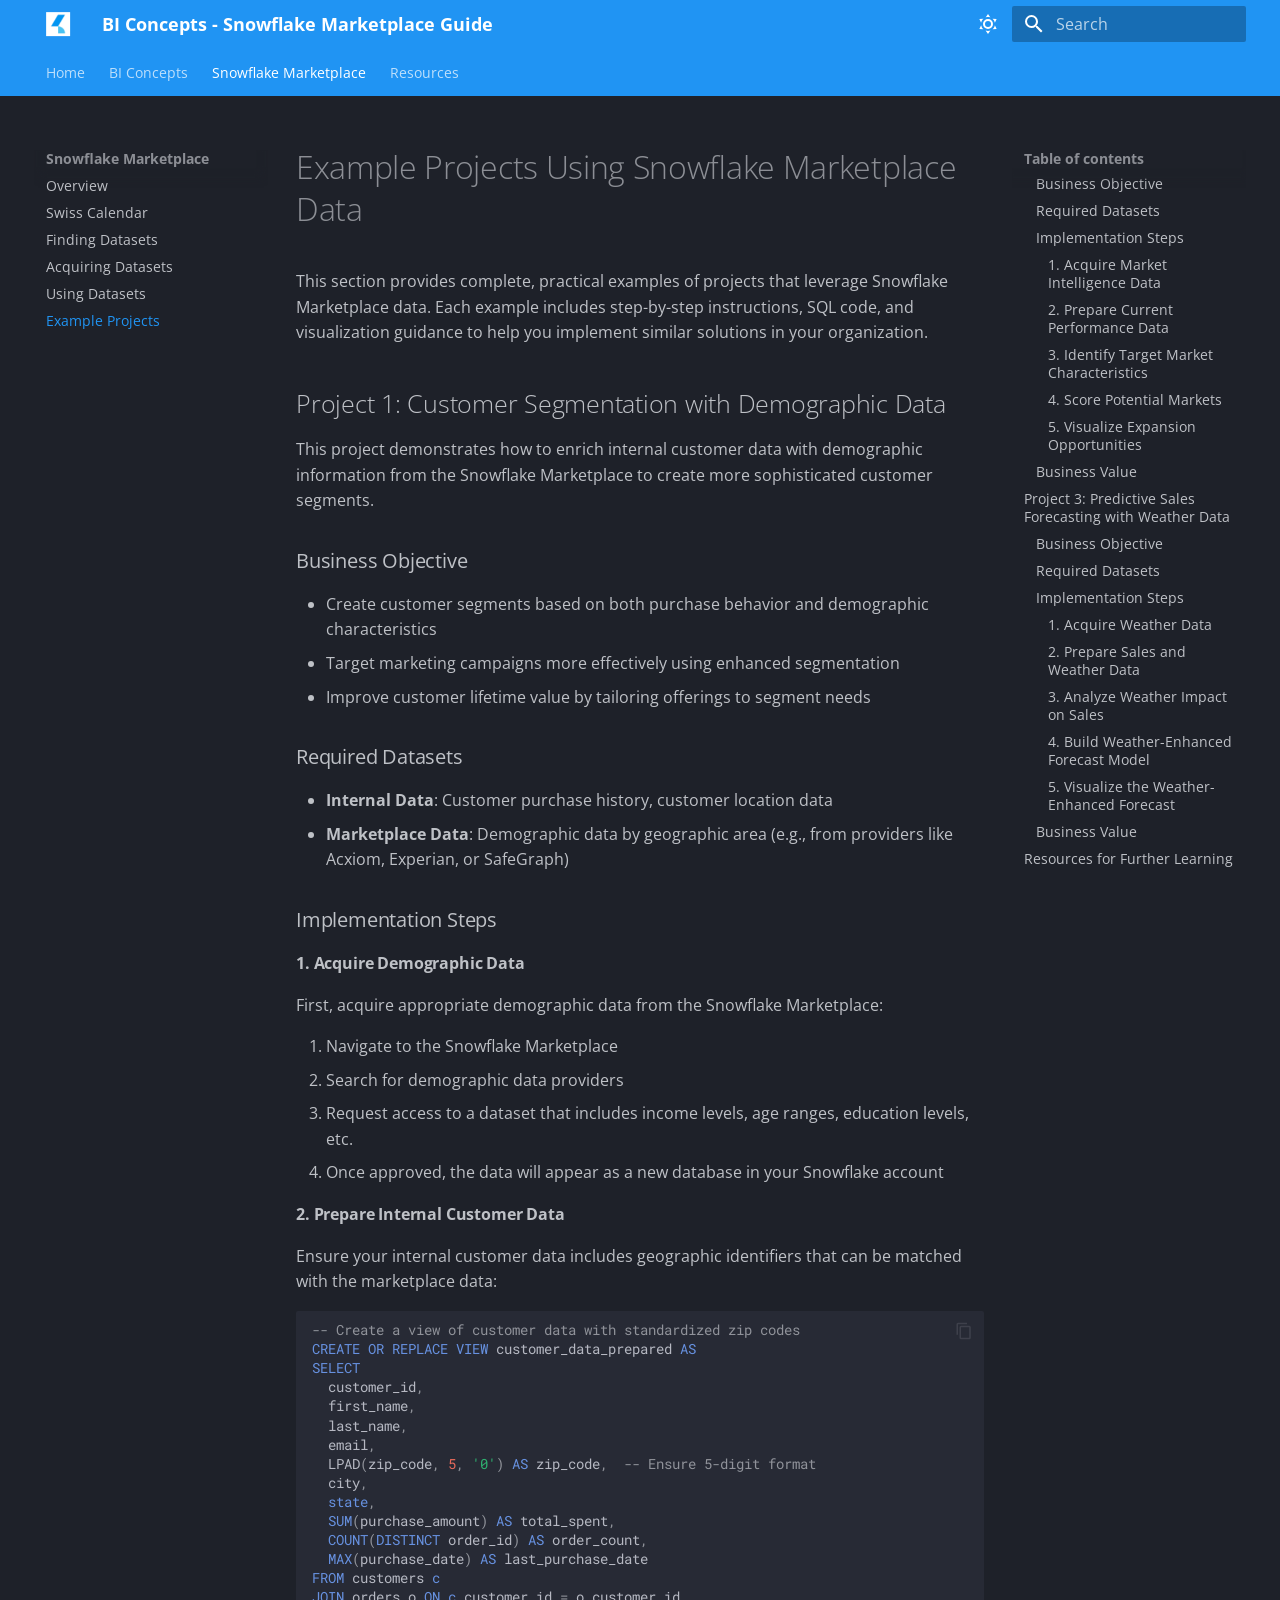
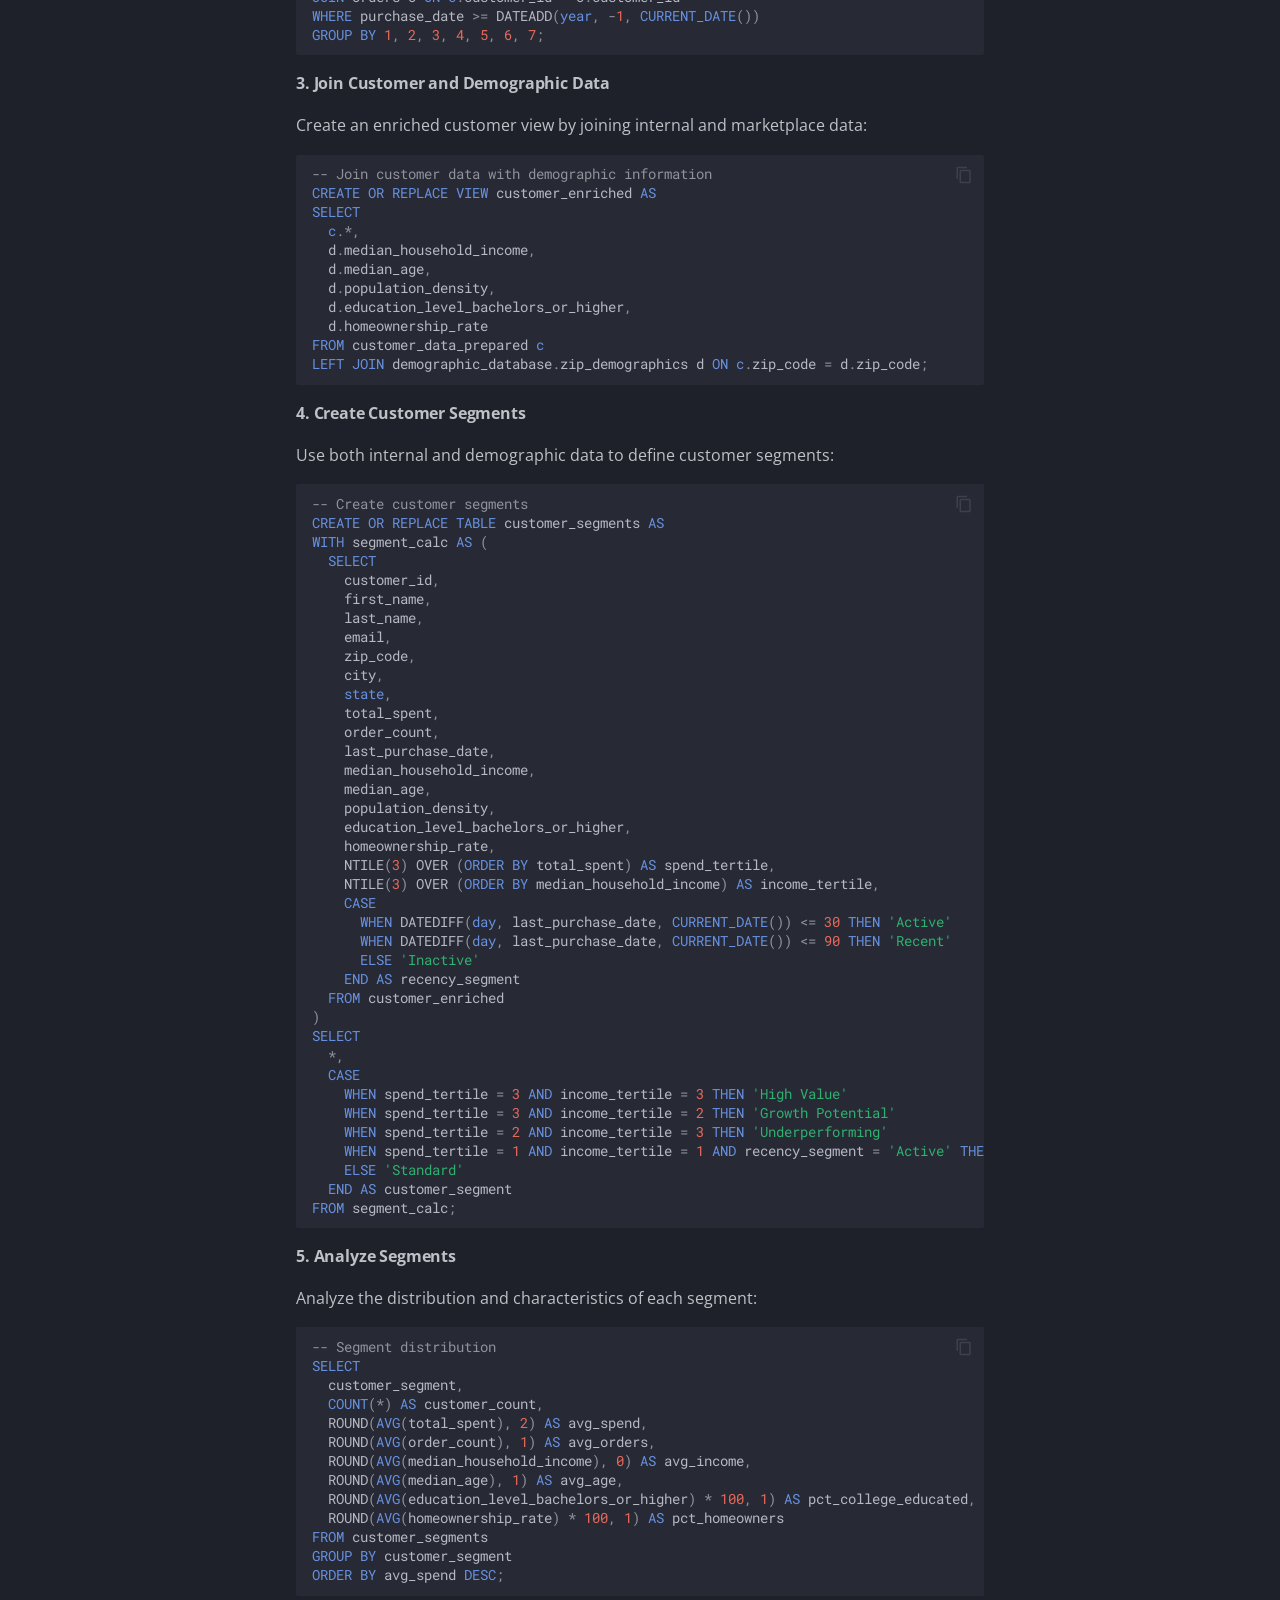
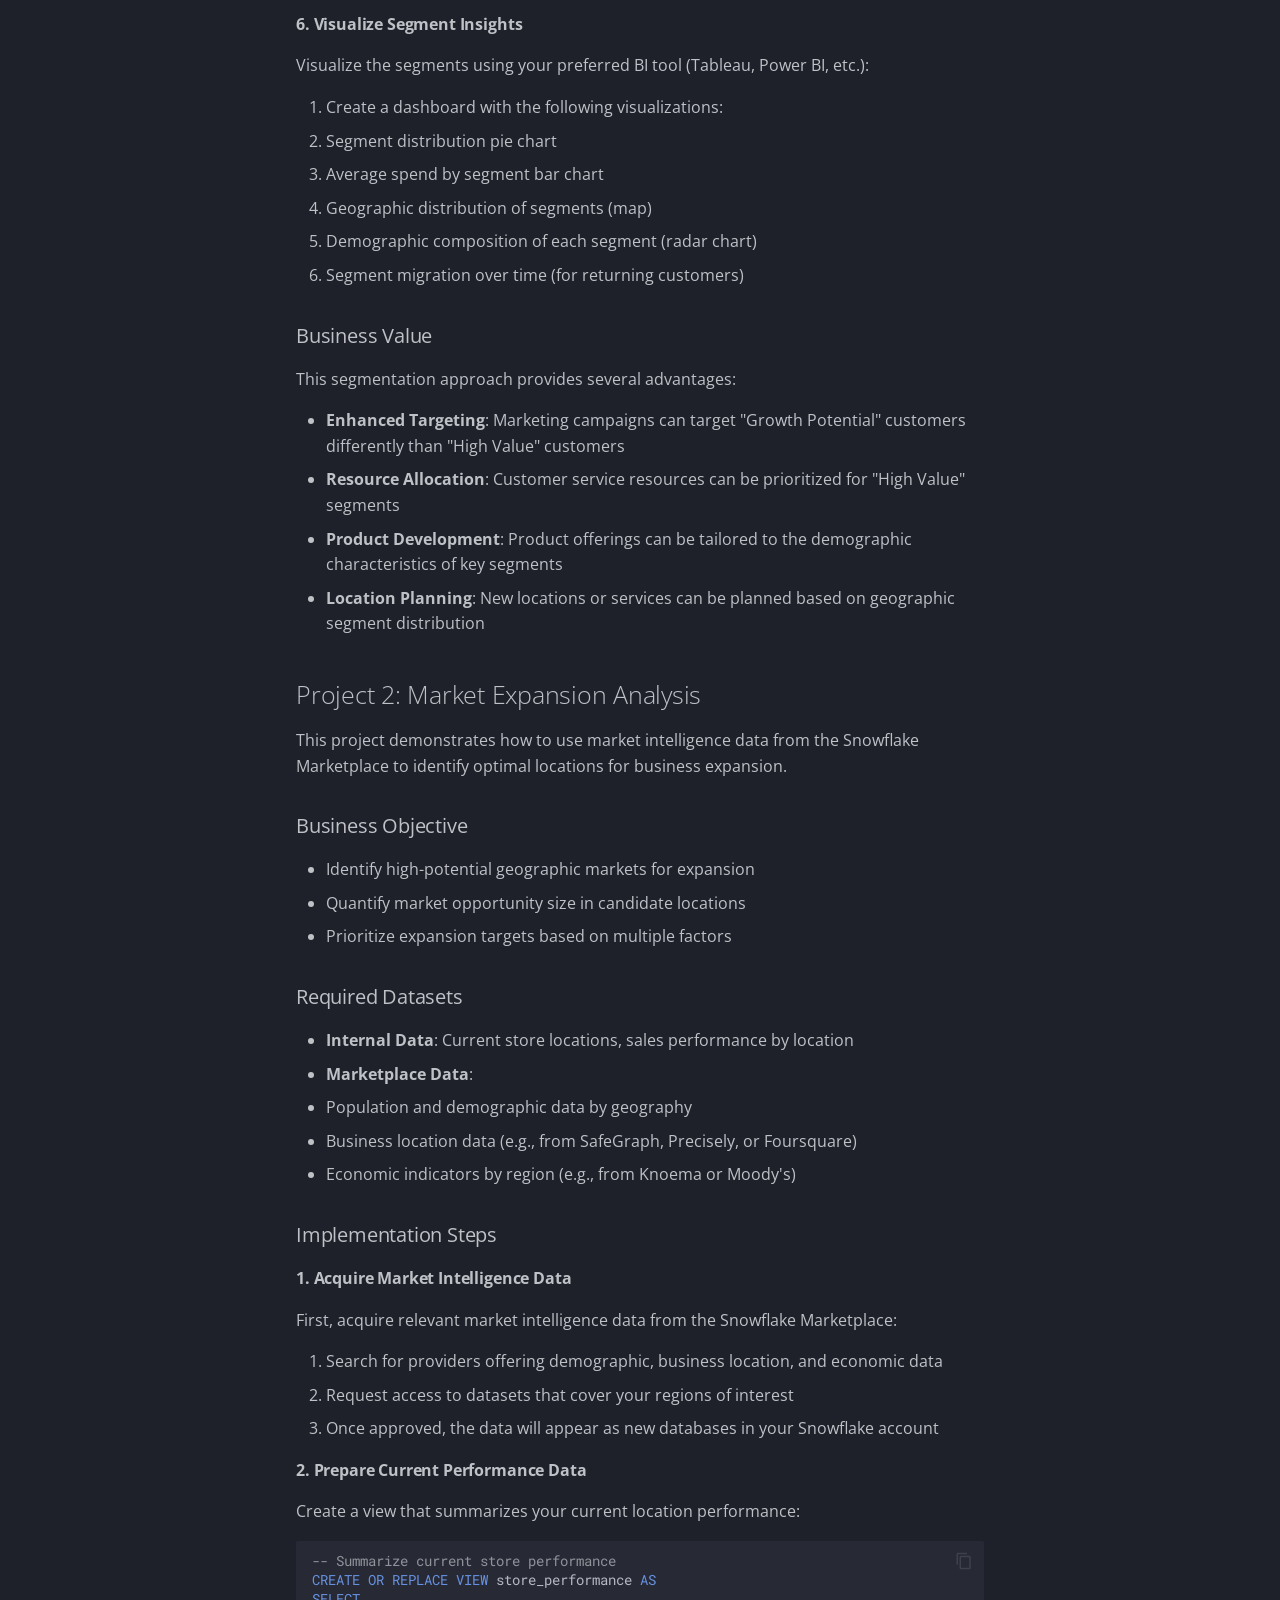
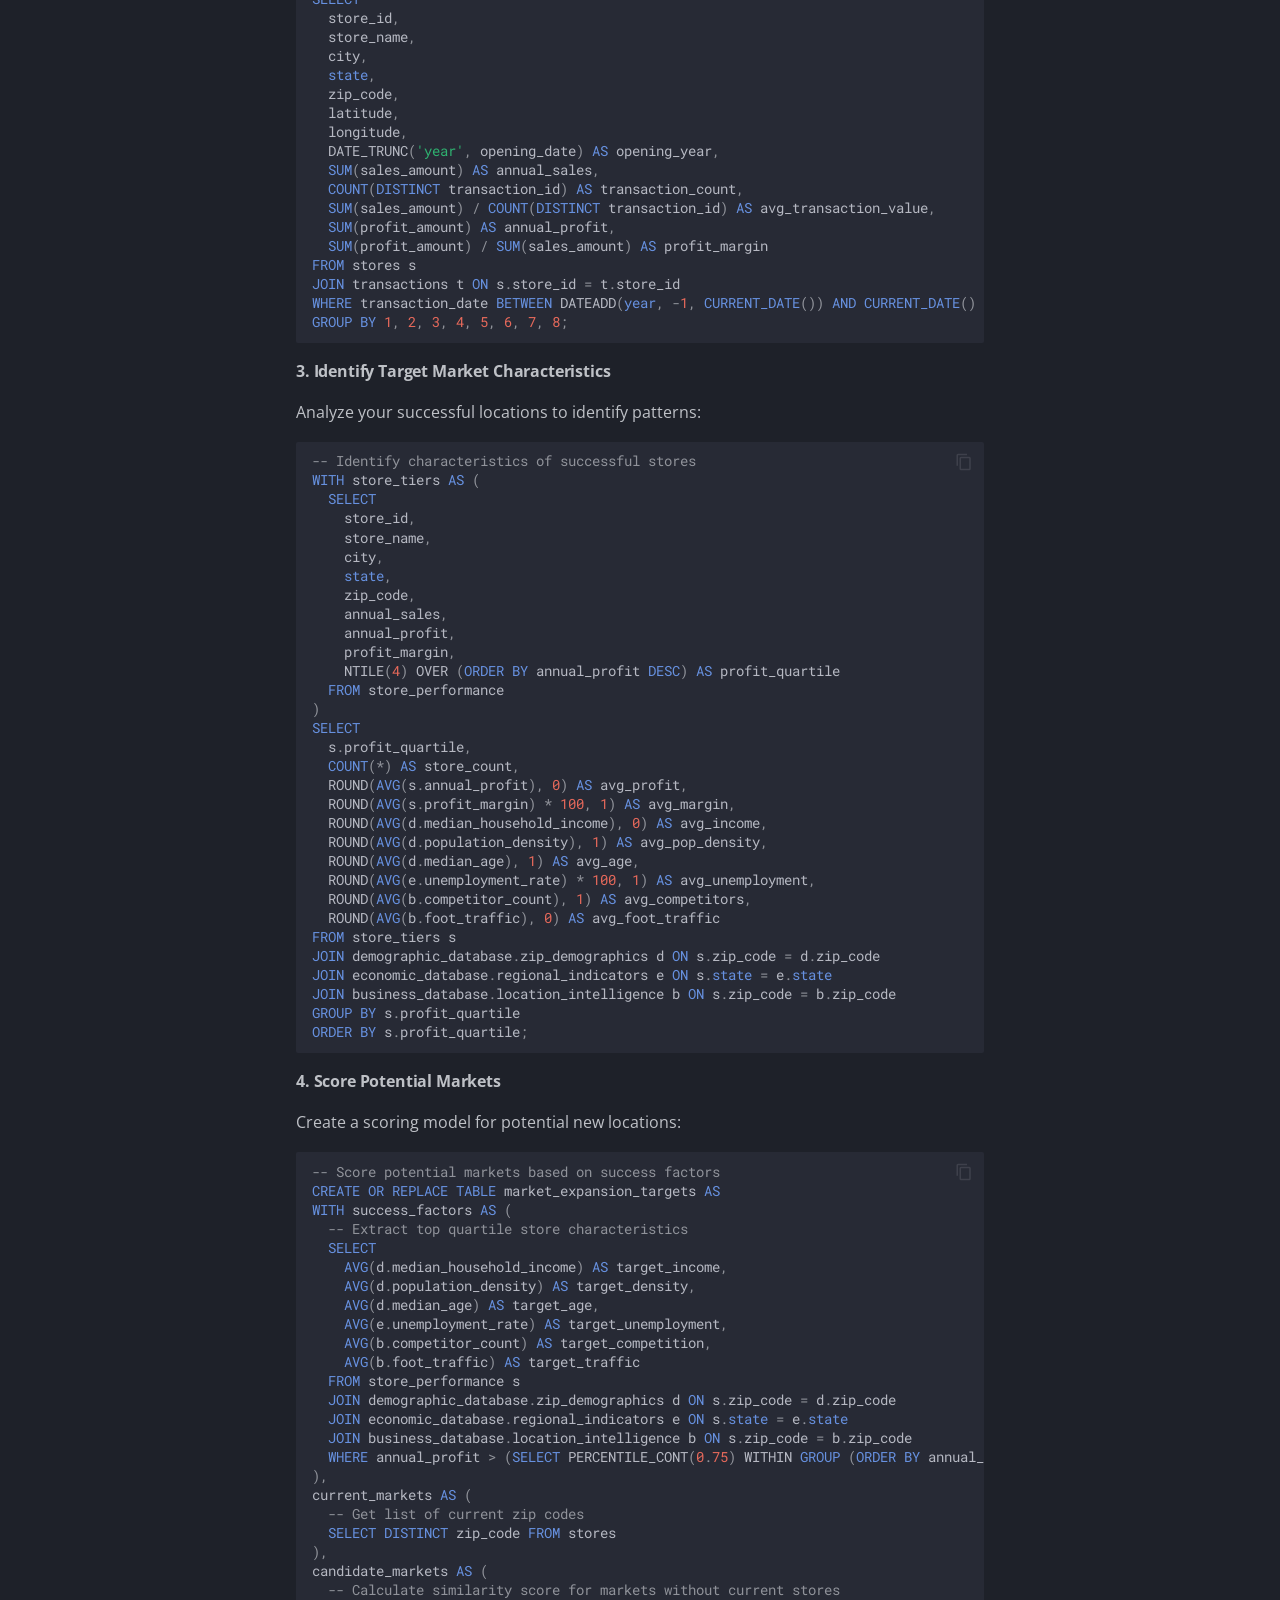
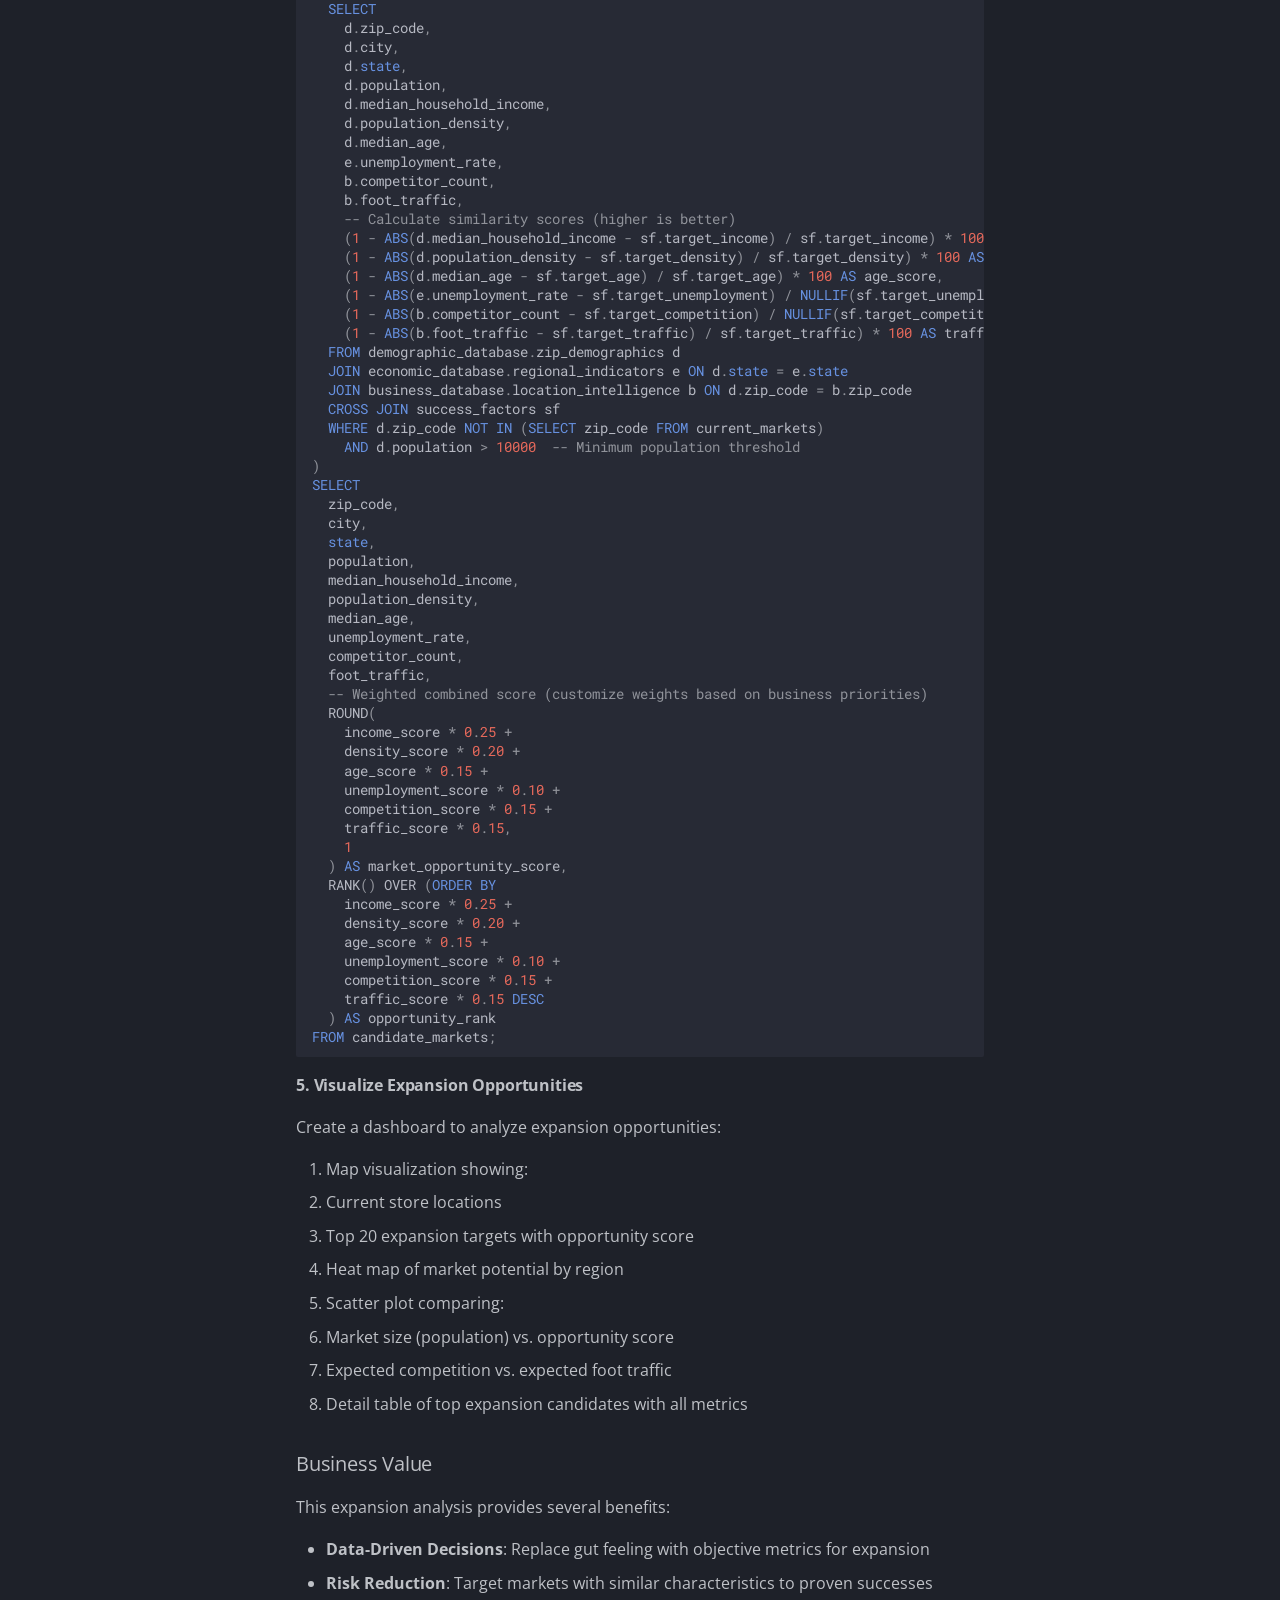
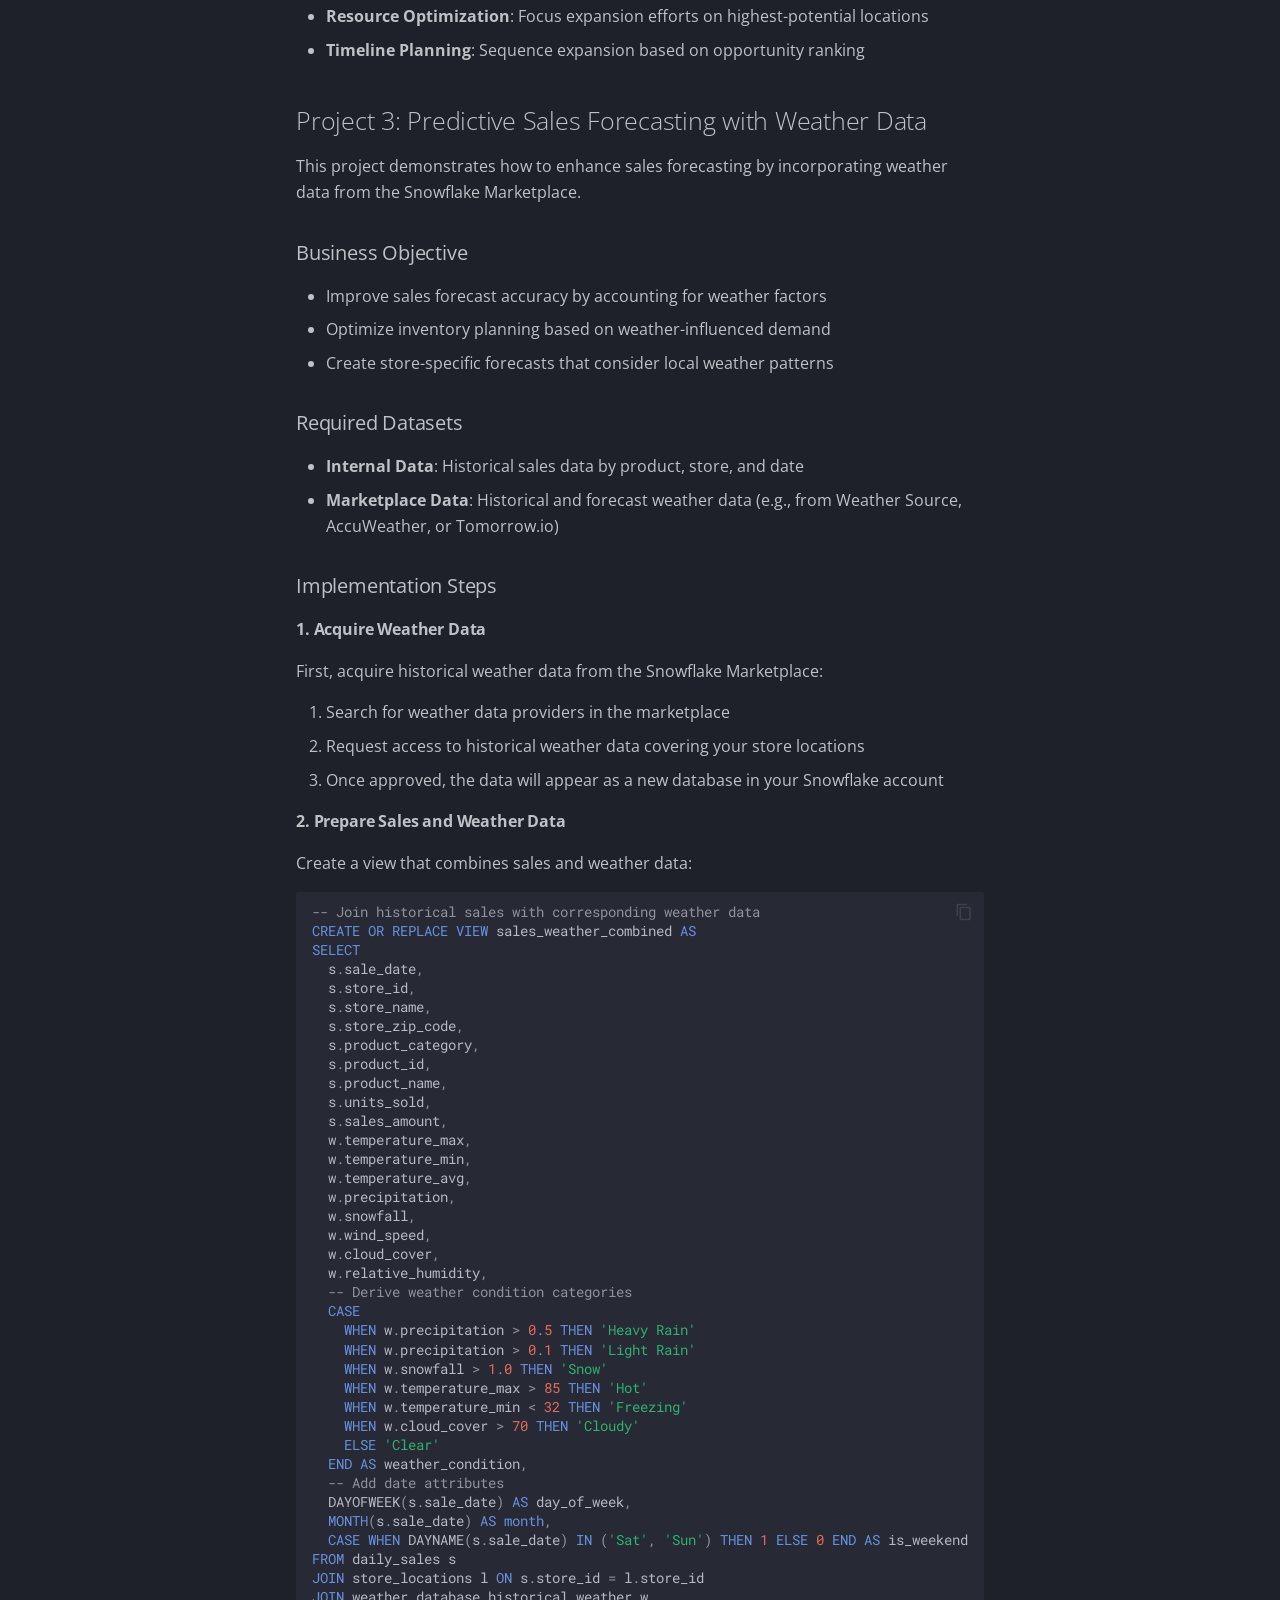
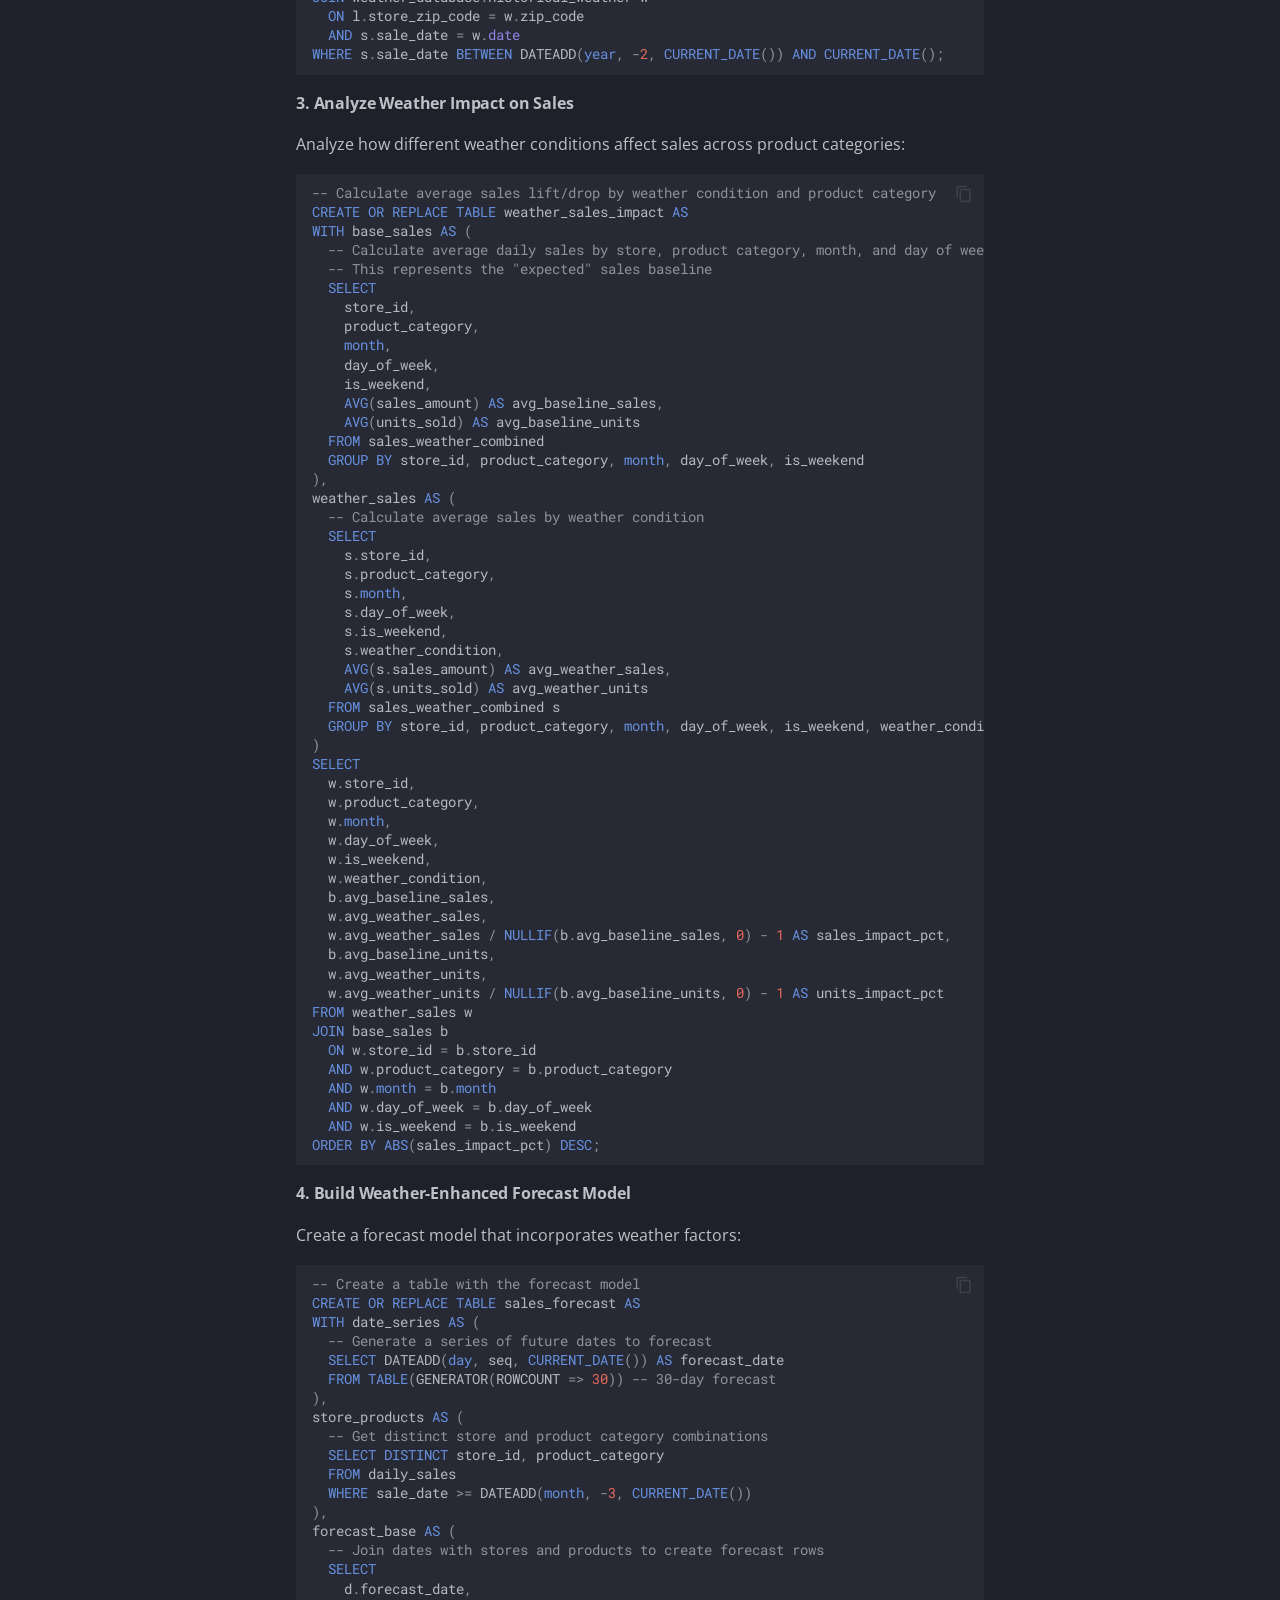
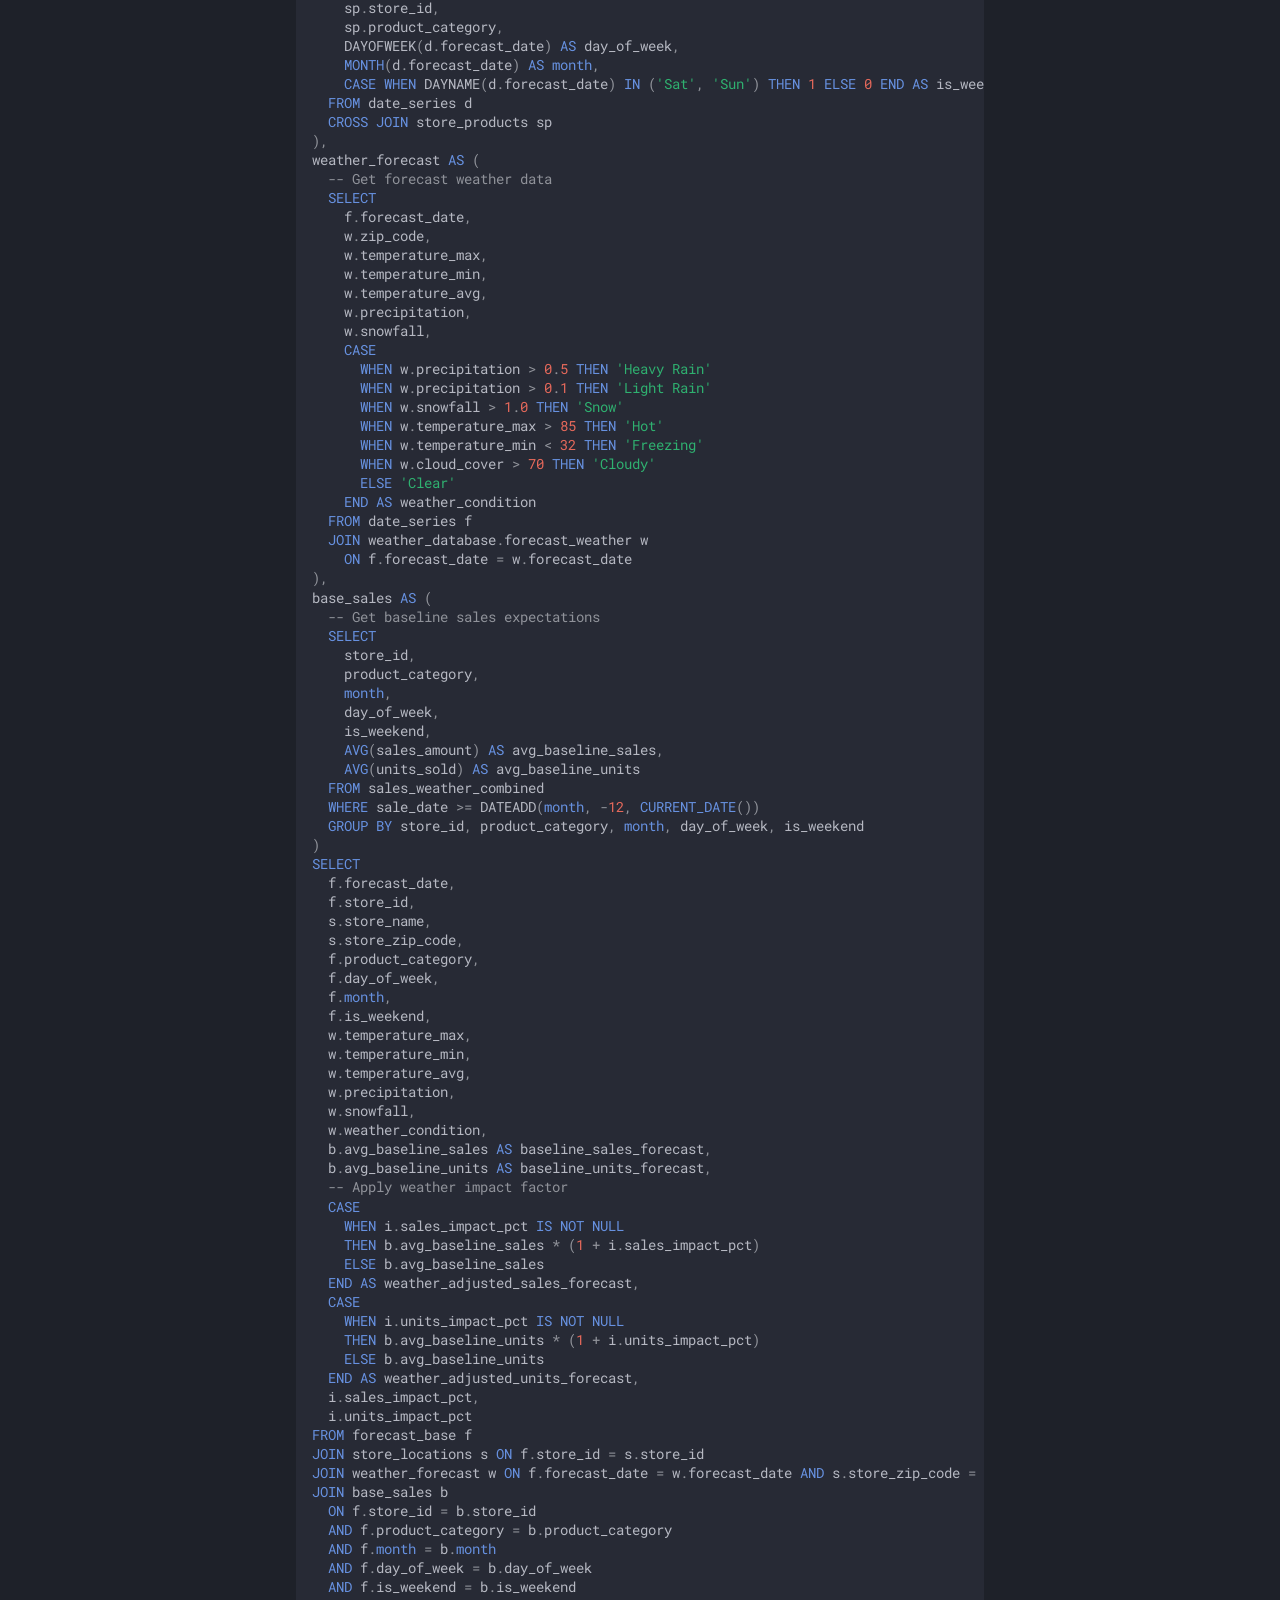
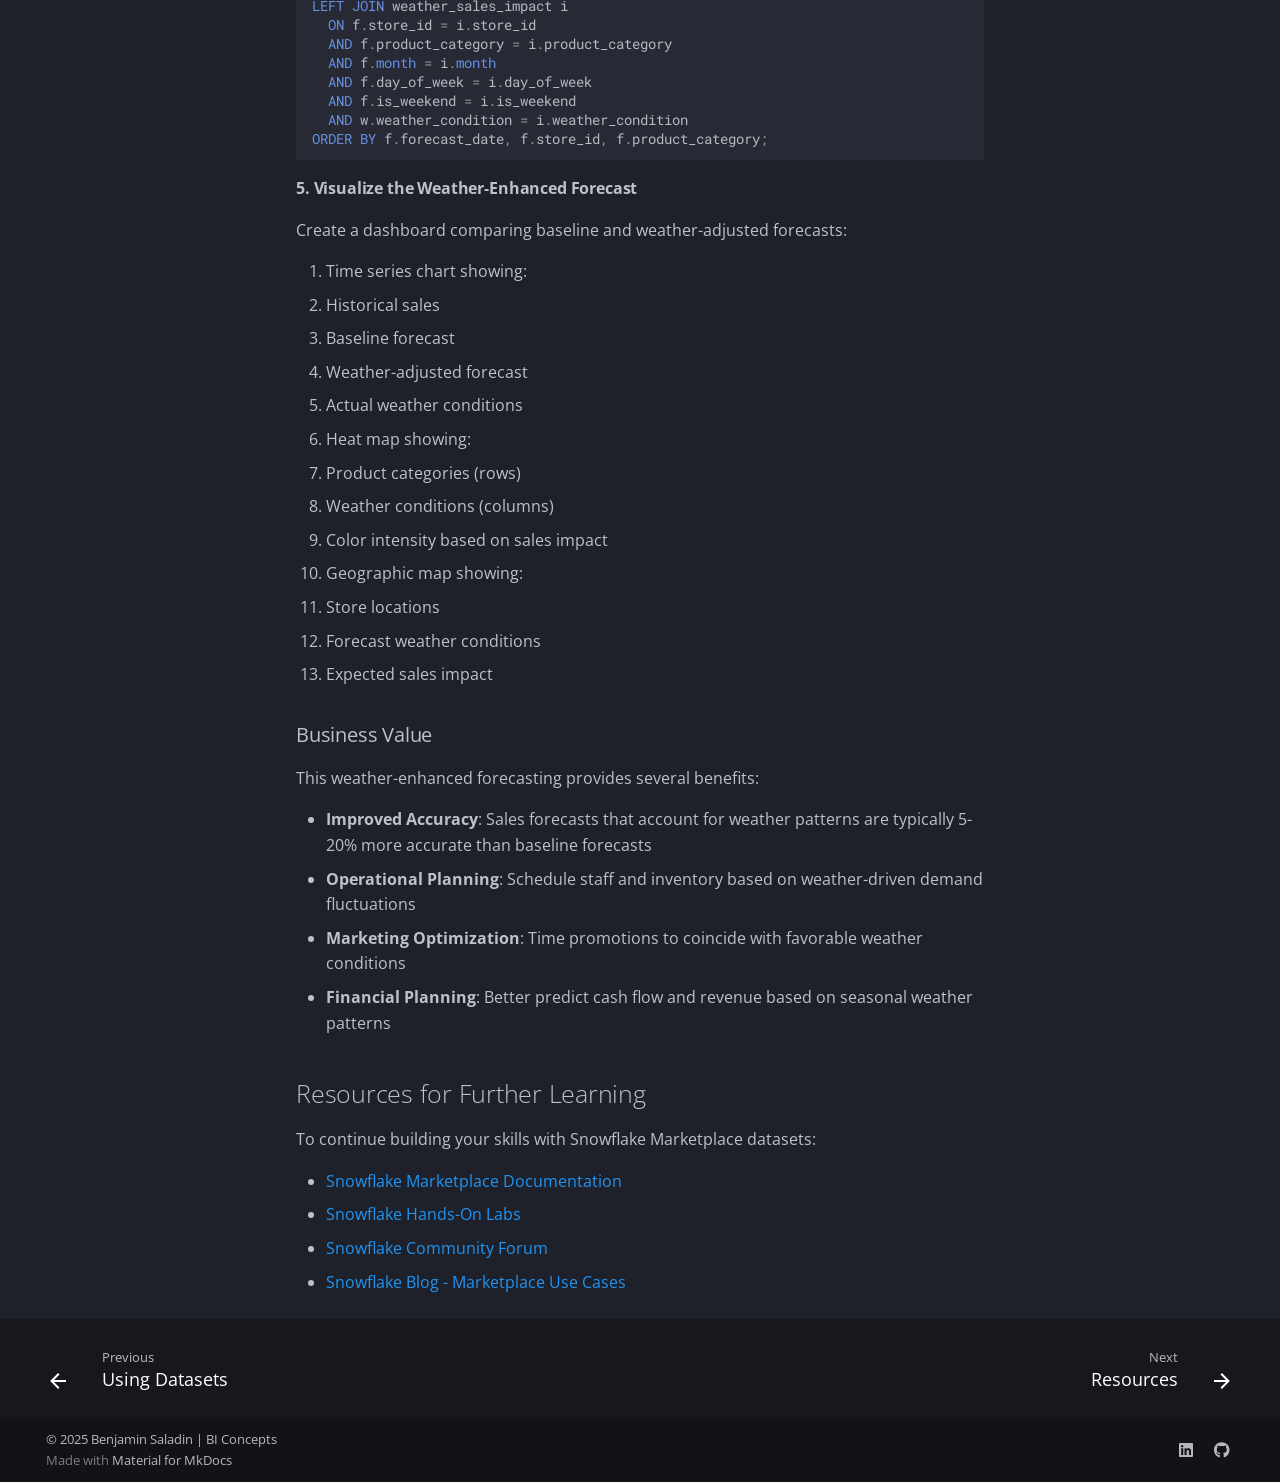
<file: marketplace/example-projects/index.html>
<!doctype html>
<html lang="en" class="no-js">
  <head>
    
      <meta charset="utf-8">
      <meta name="viewport" content="width=device-width,initial-scale=1">
      
      
      
        <link rel="canonical" href="https://svc-bi-concepts.github.io/bi-concepts-snowflake/marketplace/example-projects/">
      
      
        <link rel="prev" href="../using-datasets/">
      
      
        <link rel="next" href="../../resources/">
      
      
      <link rel="icon" href="../../assets/images/favicon.ico">
      <meta name="generator" content="mkdocs-1.6.1, mkdocs-material-9.6.9">
    
    
      
        <title>Example Projects - BI Concepts - Snowflake Marketplace Guide</title>
      
    
    
      <link rel="stylesheet" href="../../assets/stylesheets/main.4af4bdda.min.css">
      
        
        <link rel="stylesheet" href="../../assets/stylesheets/palette.06af60db.min.css">
      
      


    
    
      
    
    
      
        
        
        <link rel="preconnect" href="https://fonts.gstatic.com" crossorigin>
        <link rel="stylesheet" href="https://fonts.googleapis.com/css?family=Open+Sans:300,300i,400,400i,700,700i%7CRoboto+Mono:400,400i,700,700i&display=fallback">
        <style>:root{--md-text-font:"Open Sans";--md-code-font:"Roboto Mono"}</style>
      
    
    
      <link rel="stylesheet" href="../../stylesheets/extra.css">
    
    <script>__md_scope=new URL("../..",location),__md_hash=e=>[...e].reduce(((e,_)=>(e<<5)-e+_.charCodeAt(0)),0),__md_get=(e,_=localStorage,t=__md_scope)=>JSON.parse(_.getItem(t.pathname+"."+e)),__md_set=(e,_,t=localStorage,a=__md_scope)=>{try{t.setItem(a.pathname+"."+e,JSON.stringify(_))}catch(e){}}</script>
    
      

    
    
    
  </head>
  
  
    
    
      
    
    
    
    
    <body dir="ltr" data-md-color-scheme="slate" data-md-color-primary="blue" data-md-color-accent="deep-blue">
  
    
    <input class="md-toggle" data-md-toggle="drawer" type="checkbox" id="__drawer" autocomplete="off">
    <input class="md-toggle" data-md-toggle="search" type="checkbox" id="__search" autocomplete="off">
    <label class="md-overlay" for="__drawer"></label>
    <div data-md-component="skip">
      
        
        <a href="#example-projects-using-snowflake-marketplace-data" class="md-skip">
          Skip to content
        </a>
      
    </div>
    <div data-md-component="announce">
      
    </div>
    
    
      

<header class="md-header" data-md-component="header">
  <nav class="md-header__inner md-grid" aria-label="Header">
    <a href="../.." title="BI Concepts - Snowflake Marketplace Guide" class="md-header__button md-logo" aria-label="BI Concepts - Snowflake Marketplace Guide" data-md-component="logo">
      
  <img src="../../assets/images/BI_Concepts_logo_graphic_color.png" alt="logo">

    </a>
    <label class="md-header__button md-icon" for="__drawer">
      
      <svg xmlns="http://www.w3.org/2000/svg" viewBox="0 0 24 24"><path d="M3 6h18v2H3zm0 5h18v2H3zm0 5h18v2H3z"/></svg>
    </label>
    <div class="md-header__title" data-md-component="header-title">
      <div class="md-header__ellipsis">
        <div class="md-header__topic">
          <span class="md-ellipsis">
            BI Concepts - Snowflake Marketplace Guide
          </span>
        </div>
        <div class="md-header__topic" data-md-component="header-topic">
          <span class="md-ellipsis">
            
              Example Projects
            
          </span>
        </div>
      </div>
    </div>
    
      
        <form class="md-header__option" data-md-component="palette">
  
    
    
    
    <input class="md-option" data-md-color-media="" data-md-color-scheme="slate" data-md-color-primary="blue" data-md-color-accent="deep-blue"  aria-label="Dark mode"  type="radio" name="__palette" id="__palette_0">
    
      <label class="md-header__button md-icon" title="Dark mode" for="__palette_1" hidden>
        <svg xmlns="http://www.w3.org/2000/svg" viewBox="0 0 24 24"><path d="M12 7a5 5 0 0 1 5 5 5 5 0 0 1-5 5 5 5 0 0 1-5-5 5 5 0 0 1 5-5m0 2a3 3 0 0 0-3 3 3 3 0 0 0 3 3 3 3 0 0 0 3-3 3 3 0 0 0-3-3m0-7 2.39 3.42C13.65 5.15 12.84 5 12 5s-1.65.15-2.39.42zM3.34 7l4.16-.35A7.2 7.2 0 0 0 5.94 8.5c-.44.74-.69 1.5-.83 2.29zm.02 10 1.76-3.77a7.131 7.131 0 0 0 2.38 4.14zM20.65 7l-1.77 3.79a7.02 7.02 0 0 0-2.38-4.15zm-.01 10-4.14.36c.59-.51 1.12-1.14 1.54-1.86.42-.73.69-1.5.83-2.29zM12 22l-2.41-3.44c.74.27 1.55.44 2.41.44.82 0 1.63-.17 2.37-.44z"/></svg>
      </label>
    
  
    
    
    
    <input class="md-option" data-md-color-media="" data-md-color-scheme="default" data-md-color-primary="blue" data-md-color-accent="deep-orange"  aria-label="Light mode"  type="radio" name="__palette" id="__palette_1">
    
      <label class="md-header__button md-icon" title="Light mode" for="__palette_0" hidden>
        <svg xmlns="http://www.w3.org/2000/svg" viewBox="0 0 24 24"><path d="m17.75 4.09-2.53 1.94.91 3.06-2.63-1.81-2.63 1.81.91-3.06-2.53-1.94L12.44 4l1.06-3 1.06 3zm3.5 6.91-1.64 1.25.59 1.98-1.7-1.17-1.7 1.17.59-1.98L15.75 11l2.06-.05L18.5 9l.69 1.95zm-2.28 4.95c.83-.08 1.72 1.1 1.19 1.85-.32.45-.66.87-1.08 1.27C15.17 23 8.84 23 4.94 19.07c-3.91-3.9-3.91-10.24 0-14.14.4-.4.82-.76 1.27-1.08.75-.53 1.93.36 1.85 1.19-.27 2.86.69 5.83 2.89 8.02a9.96 9.96 0 0 0 8.02 2.89m-1.64 2.02a12.08 12.08 0 0 1-7.8-3.47c-2.17-2.19-3.33-5-3.49-7.82-2.81 3.14-2.7 7.96.31 10.98 3.02 3.01 7.84 3.12 10.98.31"/></svg>
      </label>
    
  
</form>
      
    
    
      <script>var palette=__md_get("__palette");if(palette&&palette.color){if("(prefers-color-scheme)"===palette.color.media){var media=matchMedia("(prefers-color-scheme: light)"),input=document.querySelector(media.matches?"[data-md-color-media='(prefers-color-scheme: light)']":"[data-md-color-media='(prefers-color-scheme: dark)']");palette.color.media=input.getAttribute("data-md-color-media"),palette.color.scheme=input.getAttribute("data-md-color-scheme"),palette.color.primary=input.getAttribute("data-md-color-primary"),palette.color.accent=input.getAttribute("data-md-color-accent")}for(var[key,value]of Object.entries(palette.color))document.body.setAttribute("data-md-color-"+key,value)}</script>
    
    
    
      <label class="md-header__button md-icon" for="__search">
        
        <svg xmlns="http://www.w3.org/2000/svg" viewBox="0 0 24 24"><path d="M9.5 3A6.5 6.5 0 0 1 16 9.5c0 1.61-.59 3.09-1.56 4.23l.27.27h.79l5 5-1.5 1.5-5-5v-.79l-.27-.27A6.52 6.52 0 0 1 9.5 16 6.5 6.5 0 0 1 3 9.5 6.5 6.5 0 0 1 9.5 3m0 2C7 5 5 7 5 9.5S7 14 9.5 14 14 12 14 9.5 12 5 9.5 5"/></svg>
      </label>
      <div class="md-search" data-md-component="search" role="dialog">
  <label class="md-search__overlay" for="__search"></label>
  <div class="md-search__inner" role="search">
    <form class="md-search__form" name="search">
      <input type="text" class="md-search__input" name="query" aria-label="Search" placeholder="Search" autocapitalize="off" autocorrect="off" autocomplete="off" spellcheck="false" data-md-component="search-query" required>
      <label class="md-search__icon md-icon" for="__search">
        
        <svg xmlns="http://www.w3.org/2000/svg" viewBox="0 0 24 24"><path d="M9.5 3A6.5 6.5 0 0 1 16 9.5c0 1.61-.59 3.09-1.56 4.23l.27.27h.79l5 5-1.5 1.5-5-5v-.79l-.27-.27A6.52 6.52 0 0 1 9.5 16 6.5 6.5 0 0 1 3 9.5 6.5 6.5 0 0 1 9.5 3m0 2C7 5 5 7 5 9.5S7 14 9.5 14 14 12 14 9.5 12 5 9.5 5"/></svg>
        
        <svg xmlns="http://www.w3.org/2000/svg" viewBox="0 0 24 24"><path d="M20 11v2H8l5.5 5.5-1.42 1.42L4.16 12l7.92-7.92L13.5 5.5 8 11z"/></svg>
      </label>
      <nav class="md-search__options" aria-label="Search">
        
          <a href="javascript:void(0)" class="md-search__icon md-icon" title="Share" aria-label="Share" data-clipboard data-clipboard-text="" data-md-component="search-share" tabindex="-1">
            
            <svg xmlns="http://www.w3.org/2000/svg" viewBox="0 0 24 24"><path d="M18 16.08c-.76 0-1.44.3-1.96.77L8.91 12.7c.05-.23.09-.46.09-.7s-.04-.47-.09-.7l7.05-4.11c.54.5 1.25.81 2.04.81a3 3 0 0 0 3-3 3 3 0 0 0-3-3 3 3 0 0 0-3 3c0 .24.04.47.09.7L8.04 9.81C7.5 9.31 6.79 9 6 9a3 3 0 0 0-3 3 3 3 0 0 0 3 3c.79 0 1.5-.31 2.04-.81l7.12 4.15c-.05.21-.08.43-.08.66 0 1.61 1.31 2.91 2.92 2.91s2.92-1.3 2.92-2.91A2.92 2.92 0 0 0 18 16.08"/></svg>
          </a>
        
        <button type="reset" class="md-search__icon md-icon" title="Clear" aria-label="Clear" tabindex="-1">
          
          <svg xmlns="http://www.w3.org/2000/svg" viewBox="0 0 24 24"><path d="M19 6.41 17.59 5 12 10.59 6.41 5 5 6.41 10.59 12 5 17.59 6.41 19 12 13.41 17.59 19 19 17.59 13.41 12z"/></svg>
        </button>
      </nav>
      
        <div class="md-search__suggest" data-md-component="search-suggest"></div>
      
    </form>
    <div class="md-search__output">
      <div class="md-search__scrollwrap" tabindex="0" data-md-scrollfix>
        <div class="md-search-result" data-md-component="search-result">
          <div class="md-search-result__meta">
            Initializing search
          </div>
          <ol class="md-search-result__list" role="presentation"></ol>
        </div>
      </div>
    </div>
  </div>
</div>
    
    
  </nav>
  
</header>
    
    <div class="md-container" data-md-component="container">
      
      
        
          
            
<nav class="md-tabs" aria-label="Tabs" data-md-component="tabs">
  <div class="md-grid">
    <ul class="md-tabs__list">
      
        
  
  
  
    <li class="md-tabs__item">
      <a href="../.." class="md-tabs__link">
        
  
    
  
  Home

      </a>
    </li>
  

      
        
  
  
  
    
    
      <li class="md-tabs__item">
        <a href="../../bi-concepts/introduction/" class="md-tabs__link">
          
  
    
  
  BI Concepts

        </a>
      </li>
    
  

      
        
  
  
    
  
  
    
    
      <li class="md-tabs__item md-tabs__item--active">
        <a href="../overview/" class="md-tabs__link">
          
  
    
  
  Snowflake Marketplace

        </a>
      </li>
    
  

      
        
  
  
  
    <li class="md-tabs__item">
      <a href="../../resources/" class="md-tabs__link">
        
  
    
  
  Resources

      </a>
    </li>
  

      
    </ul>
  </div>
</nav>
          
        
      
      <main class="md-main" data-md-component="main">
        <div class="md-main__inner md-grid">
          
            
              
              <div class="md-sidebar md-sidebar--primary" data-md-component="sidebar" data-md-type="navigation" >
                <div class="md-sidebar__scrollwrap">
                  <div class="md-sidebar__inner">
                    


  


<nav class="md-nav md-nav--primary md-nav--lifted" aria-label="Navigation" data-md-level="0">
  <label class="md-nav__title" for="__drawer">
    <a href="../.." title="BI Concepts - Snowflake Marketplace Guide" class="md-nav__button md-logo" aria-label="BI Concepts - Snowflake Marketplace Guide" data-md-component="logo">
      
  <img src="../../assets/images/BI_Concepts_logo_graphic_color.png" alt="logo">

    </a>
    BI Concepts - Snowflake Marketplace Guide
  </label>
  
  <ul class="md-nav__list" data-md-scrollfix>
    
      
      
  
  
  
  
    <li class="md-nav__item">
      <a href="../.." class="md-nav__link">
        
  
  <span class="md-ellipsis">
    Home
    
  </span>
  

      </a>
    </li>
  

    
      
      
  
  
  
  
    
    
      
        
      
        
      
        
      
        
      
    
    
      
      
        
      
    
    
    <li class="md-nav__item md-nav__item--nested">
      
        
        
        <input class="md-nav__toggle md-toggle " type="checkbox" id="__nav_2" >
        
          
          <label class="md-nav__link" for="__nav_2" id="__nav_2_label" tabindex="0">
            
  
  <span class="md-ellipsis">
    BI Concepts
    
  </span>
  

            <span class="md-nav__icon md-icon"></span>
          </label>
        
        <nav class="md-nav" data-md-level="1" aria-labelledby="__nav_2_label" aria-expanded="false">
          <label class="md-nav__title" for="__nav_2">
            <span class="md-nav__icon md-icon"></span>
            BI Concepts
          </label>
          <ul class="md-nav__list" data-md-scrollfix>
            
              
                
  
  
  
  
    <li class="md-nav__item">
      <a href="../../bi-concepts/introduction/" class="md-nav__link">
        
  
  <span class="md-ellipsis">
    Introduction
    
  </span>
  

      </a>
    </li>
  

              
            
              
                
  
  
  
  
    <li class="md-nav__item">
      <a href="../../bi-concepts/data-modeling/" class="md-nav__link">
        
  
  <span class="md-ellipsis">
    Data Modeling
    
  </span>
  

      </a>
    </li>
  

              
            
              
                
  
  
  
  
    <li class="md-nav__item">
      <a href="../../bi-concepts/data-visualization/" class="md-nav__link">
        
  
  <span class="md-ellipsis">
    Data Visualization
    
  </span>
  

      </a>
    </li>
  

              
            
              
                
  
  
  
  
    <li class="md-nav__item">
      <a href="../../bi-concepts/performance/" class="md-nav__link">
        
  
  <span class="md-ellipsis">
    Performance Optimization
    
  </span>
  

      </a>
    </li>
  

              
            
          </ul>
        </nav>
      
    </li>
  

    
      
      
  
  
    
  
  
  
    
    
      
        
      
        
      
        
      
        
      
        
      
        
      
    
    
      
        
        
      
      
        
      
    
    
    <li class="md-nav__item md-nav__item--active md-nav__item--section md-nav__item--nested">
      
        
        
        <input class="md-nav__toggle md-toggle " type="checkbox" id="__nav_3" checked>
        
          
          <label class="md-nav__link" for="__nav_3" id="__nav_3_label" tabindex="">
            
  
  <span class="md-ellipsis">
    Snowflake Marketplace
    
  </span>
  

            <span class="md-nav__icon md-icon"></span>
          </label>
        
        <nav class="md-nav" data-md-level="1" aria-labelledby="__nav_3_label" aria-expanded="true">
          <label class="md-nav__title" for="__nav_3">
            <span class="md-nav__icon md-icon"></span>
            Snowflake Marketplace
          </label>
          <ul class="md-nav__list" data-md-scrollfix>
            
              
                
  
  
  
  
    <li class="md-nav__item">
      <a href="../overview/" class="md-nav__link">
        
  
  <span class="md-ellipsis">
    Overview
    
  </span>
  

      </a>
    </li>
  

              
            
              
                
  
  
  
  
    <li class="md-nav__item">
      <a href="../swiss-calendar/" class="md-nav__link">
        
  
  <span class="md-ellipsis">
    Swiss Calendar
    
  </span>
  

      </a>
    </li>
  

              
            
              
                
  
  
  
  
    <li class="md-nav__item">
      <a href="../finding-datasets/" class="md-nav__link">
        
  
  <span class="md-ellipsis">
    Finding Datasets
    
  </span>
  

      </a>
    </li>
  

              
            
              
                
  
  
  
  
    <li class="md-nav__item">
      <a href="../acquiring-datasets/" class="md-nav__link">
        
  
  <span class="md-ellipsis">
    Acquiring Datasets
    
  </span>
  

      </a>
    </li>
  

              
            
              
                
  
  
  
  
    <li class="md-nav__item">
      <a href="../using-datasets/" class="md-nav__link">
        
  
  <span class="md-ellipsis">
    Using Datasets
    
  </span>
  

      </a>
    </li>
  

              
            
              
                
  
  
    
  
  
  
    <li class="md-nav__item md-nav__item--active">
      
      <input class="md-nav__toggle md-toggle" type="checkbox" id="__toc">
      
      
        
      
      
        <label class="md-nav__link md-nav__link--active" for="__toc">
          
  
  <span class="md-ellipsis">
    Example Projects
    
  </span>
  

          <span class="md-nav__icon md-icon"></span>
        </label>
      
      <a href="./" class="md-nav__link md-nav__link--active">
        
  
  <span class="md-ellipsis">
    Example Projects
    
  </span>
  

      </a>
      
        

<nav class="md-nav md-nav--secondary" aria-label="Table of contents">
  
  
  
    
  
  
    <label class="md-nav__title" for="__toc">
      <span class="md-nav__icon md-icon"></span>
      Table of contents
    </label>
    <ul class="md-nav__list" data-md-component="toc" data-md-scrollfix>
      
        <li class="md-nav__item">
  <a href="#project-1-customer-segmentation-with-demographic-data" class="md-nav__link">
    <span class="md-ellipsis">
      Project 1: Customer Segmentation with Demographic Data
    </span>
  </a>
  
    <nav class="md-nav" aria-label="Project 1: Customer Segmentation with Demographic Data">
      <ul class="md-nav__list">
        
          <li class="md-nav__item">
  <a href="#business-objective" class="md-nav__link">
    <span class="md-ellipsis">
      Business Objective
    </span>
  </a>
  
</li>
        
          <li class="md-nav__item">
  <a href="#required-datasets" class="md-nav__link">
    <span class="md-ellipsis">
      Required Datasets
    </span>
  </a>
  
</li>
        
          <li class="md-nav__item">
  <a href="#implementation-steps" class="md-nav__link">
    <span class="md-ellipsis">
      Implementation Steps
    </span>
  </a>
  
    <nav class="md-nav" aria-label="Implementation Steps">
      <ul class="md-nav__list">
        
          <li class="md-nav__item">
  <a href="#1-acquire-demographic-data" class="md-nav__link">
    <span class="md-ellipsis">
      1. Acquire Demographic Data
    </span>
  </a>
  
</li>
        
          <li class="md-nav__item">
  <a href="#2-prepare-internal-customer-data" class="md-nav__link">
    <span class="md-ellipsis">
      2. Prepare Internal Customer Data
    </span>
  </a>
  
</li>
        
          <li class="md-nav__item">
  <a href="#3-join-customer-and-demographic-data" class="md-nav__link">
    <span class="md-ellipsis">
      3. Join Customer and Demographic Data
    </span>
  </a>
  
</li>
        
          <li class="md-nav__item">
  <a href="#4-create-customer-segments" class="md-nav__link">
    <span class="md-ellipsis">
      4. Create Customer Segments
    </span>
  </a>
  
</li>
        
          <li class="md-nav__item">
  <a href="#5-analyze-segments" class="md-nav__link">
    <span class="md-ellipsis">
      5. Analyze Segments
    </span>
  </a>
  
</li>
        
          <li class="md-nav__item">
  <a href="#6-visualize-segment-insights" class="md-nav__link">
    <span class="md-ellipsis">
      6. Visualize Segment Insights
    </span>
  </a>
  
</li>
        
      </ul>
    </nav>
  
</li>
        
          <li class="md-nav__item">
  <a href="#business-value" class="md-nav__link">
    <span class="md-ellipsis">
      Business Value
    </span>
  </a>
  
</li>
        
      </ul>
    </nav>
  
</li>
      
        <li class="md-nav__item">
  <a href="#project-2-market-expansion-analysis" class="md-nav__link">
    <span class="md-ellipsis">
      Project 2: Market Expansion Analysis
    </span>
  </a>
  
    <nav class="md-nav" aria-label="Project 2: Market Expansion Analysis">
      <ul class="md-nav__list">
        
          <li class="md-nav__item">
  <a href="#business-objective_1" class="md-nav__link">
    <span class="md-ellipsis">
      Business Objective
    </span>
  </a>
  
</li>
        
          <li class="md-nav__item">
  <a href="#required-datasets_1" class="md-nav__link">
    <span class="md-ellipsis">
      Required Datasets
    </span>
  </a>
  
</li>
        
          <li class="md-nav__item">
  <a href="#implementation-steps_1" class="md-nav__link">
    <span class="md-ellipsis">
      Implementation Steps
    </span>
  </a>
  
    <nav class="md-nav" aria-label="Implementation Steps">
      <ul class="md-nav__list">
        
          <li class="md-nav__item">
  <a href="#1-acquire-market-intelligence-data" class="md-nav__link">
    <span class="md-ellipsis">
      1. Acquire Market Intelligence Data
    </span>
  </a>
  
</li>
        
          <li class="md-nav__item">
  <a href="#2-prepare-current-performance-data" class="md-nav__link">
    <span class="md-ellipsis">
      2. Prepare Current Performance Data
    </span>
  </a>
  
</li>
        
          <li class="md-nav__item">
  <a href="#3-identify-target-market-characteristics" class="md-nav__link">
    <span class="md-ellipsis">
      3. Identify Target Market Characteristics
    </span>
  </a>
  
</li>
        
          <li class="md-nav__item">
  <a href="#4-score-potential-markets" class="md-nav__link">
    <span class="md-ellipsis">
      4. Score Potential Markets
    </span>
  </a>
  
</li>
        
          <li class="md-nav__item">
  <a href="#5-visualize-expansion-opportunities" class="md-nav__link">
    <span class="md-ellipsis">
      5. Visualize Expansion Opportunities
    </span>
  </a>
  
</li>
        
      </ul>
    </nav>
  
</li>
        
          <li class="md-nav__item">
  <a href="#business-value_1" class="md-nav__link">
    <span class="md-ellipsis">
      Business Value
    </span>
  </a>
  
</li>
        
      </ul>
    </nav>
  
</li>
      
        <li class="md-nav__item">
  <a href="#project-3-predictive-sales-forecasting-with-weather-data" class="md-nav__link">
    <span class="md-ellipsis">
      Project 3: Predictive Sales Forecasting with Weather Data
    </span>
  </a>
  
    <nav class="md-nav" aria-label="Project 3: Predictive Sales Forecasting with Weather Data">
      <ul class="md-nav__list">
        
          <li class="md-nav__item">
  <a href="#business-objective_2" class="md-nav__link">
    <span class="md-ellipsis">
      Business Objective
    </span>
  </a>
  
</li>
        
          <li class="md-nav__item">
  <a href="#required-datasets_2" class="md-nav__link">
    <span class="md-ellipsis">
      Required Datasets
    </span>
  </a>
  
</li>
        
          <li class="md-nav__item">
  <a href="#implementation-steps_2" class="md-nav__link">
    <span class="md-ellipsis">
      Implementation Steps
    </span>
  </a>
  
    <nav class="md-nav" aria-label="Implementation Steps">
      <ul class="md-nav__list">
        
          <li class="md-nav__item">
  <a href="#1-acquire-weather-data" class="md-nav__link">
    <span class="md-ellipsis">
      1. Acquire Weather Data
    </span>
  </a>
  
</li>
        
          <li class="md-nav__item">
  <a href="#2-prepare-sales-and-weather-data" class="md-nav__link">
    <span class="md-ellipsis">
      2. Prepare Sales and Weather Data
    </span>
  </a>
  
</li>
        
          <li class="md-nav__item">
  <a href="#3-analyze-weather-impact-on-sales" class="md-nav__link">
    <span class="md-ellipsis">
      3. Analyze Weather Impact on Sales
    </span>
  </a>
  
</li>
        
          <li class="md-nav__item">
  <a href="#4-build-weather-enhanced-forecast-model" class="md-nav__link">
    <span class="md-ellipsis">
      4. Build Weather-Enhanced Forecast Model
    </span>
  </a>
  
</li>
        
          <li class="md-nav__item">
  <a href="#5-visualize-the-weather-enhanced-forecast" class="md-nav__link">
    <span class="md-ellipsis">
      5. Visualize the Weather-Enhanced Forecast
    </span>
  </a>
  
</li>
        
      </ul>
    </nav>
  
</li>
        
          <li class="md-nav__item">
  <a href="#business-value_2" class="md-nav__link">
    <span class="md-ellipsis">
      Business Value
    </span>
  </a>
  
</li>
        
      </ul>
    </nav>
  
</li>
      
        <li class="md-nav__item">
  <a href="#resources-for-further-learning" class="md-nav__link">
    <span class="md-ellipsis">
      Resources for Further Learning
    </span>
  </a>
  
</li>
      
    </ul>
  
</nav>
      
    </li>
  

              
            
          </ul>
        </nav>
      
    </li>
  

    
      
      
  
  
  
  
    <li class="md-nav__item">
      <a href="../../resources/" class="md-nav__link">
        
  
  <span class="md-ellipsis">
    Resources
    
  </span>
  

      </a>
    </li>
  

    
  </ul>
</nav>
                  </div>
                </div>
              </div>
            
            
              
              <div class="md-sidebar md-sidebar--secondary" data-md-component="sidebar" data-md-type="toc" >
                <div class="md-sidebar__scrollwrap">
                  <div class="md-sidebar__inner">
                    

<nav class="md-nav md-nav--secondary" aria-label="Table of contents">
  
  
  
    
  
  
    <label class="md-nav__title" for="__toc">
      <span class="md-nav__icon md-icon"></span>
      Table of contents
    </label>
    <ul class="md-nav__list" data-md-component="toc" data-md-scrollfix>
      
        <li class="md-nav__item">
  <a href="#project-1-customer-segmentation-with-demographic-data" class="md-nav__link">
    <span class="md-ellipsis">
      Project 1: Customer Segmentation with Demographic Data
    </span>
  </a>
  
    <nav class="md-nav" aria-label="Project 1: Customer Segmentation with Demographic Data">
      <ul class="md-nav__list">
        
          <li class="md-nav__item">
  <a href="#business-objective" class="md-nav__link">
    <span class="md-ellipsis">
      Business Objective
    </span>
  </a>
  
</li>
        
          <li class="md-nav__item">
  <a href="#required-datasets" class="md-nav__link">
    <span class="md-ellipsis">
      Required Datasets
    </span>
  </a>
  
</li>
        
          <li class="md-nav__item">
  <a href="#implementation-steps" class="md-nav__link">
    <span class="md-ellipsis">
      Implementation Steps
    </span>
  </a>
  
    <nav class="md-nav" aria-label="Implementation Steps">
      <ul class="md-nav__list">
        
          <li class="md-nav__item">
  <a href="#1-acquire-demographic-data" class="md-nav__link">
    <span class="md-ellipsis">
      1. Acquire Demographic Data
    </span>
  </a>
  
</li>
        
          <li class="md-nav__item">
  <a href="#2-prepare-internal-customer-data" class="md-nav__link">
    <span class="md-ellipsis">
      2. Prepare Internal Customer Data
    </span>
  </a>
  
</li>
        
          <li class="md-nav__item">
  <a href="#3-join-customer-and-demographic-data" class="md-nav__link">
    <span class="md-ellipsis">
      3. Join Customer and Demographic Data
    </span>
  </a>
  
</li>
        
          <li class="md-nav__item">
  <a href="#4-create-customer-segments" class="md-nav__link">
    <span class="md-ellipsis">
      4. Create Customer Segments
    </span>
  </a>
  
</li>
        
          <li class="md-nav__item">
  <a href="#5-analyze-segments" class="md-nav__link">
    <span class="md-ellipsis">
      5. Analyze Segments
    </span>
  </a>
  
</li>
        
          <li class="md-nav__item">
  <a href="#6-visualize-segment-insights" class="md-nav__link">
    <span class="md-ellipsis">
      6. Visualize Segment Insights
    </span>
  </a>
  
</li>
        
      </ul>
    </nav>
  
</li>
        
          <li class="md-nav__item">
  <a href="#business-value" class="md-nav__link">
    <span class="md-ellipsis">
      Business Value
    </span>
  </a>
  
</li>
        
      </ul>
    </nav>
  
</li>
      
        <li class="md-nav__item">
  <a href="#project-2-market-expansion-analysis" class="md-nav__link">
    <span class="md-ellipsis">
      Project 2: Market Expansion Analysis
    </span>
  </a>
  
    <nav class="md-nav" aria-label="Project 2: Market Expansion Analysis">
      <ul class="md-nav__list">
        
          <li class="md-nav__item">
  <a href="#business-objective_1" class="md-nav__link">
    <span class="md-ellipsis">
      Business Objective
    </span>
  </a>
  
</li>
        
          <li class="md-nav__item">
  <a href="#required-datasets_1" class="md-nav__link">
    <span class="md-ellipsis">
      Required Datasets
    </span>
  </a>
  
</li>
        
          <li class="md-nav__item">
  <a href="#implementation-steps_1" class="md-nav__link">
    <span class="md-ellipsis">
      Implementation Steps
    </span>
  </a>
  
    <nav class="md-nav" aria-label="Implementation Steps">
      <ul class="md-nav__list">
        
          <li class="md-nav__item">
  <a href="#1-acquire-market-intelligence-data" class="md-nav__link">
    <span class="md-ellipsis">
      1. Acquire Market Intelligence Data
    </span>
  </a>
  
</li>
        
          <li class="md-nav__item">
  <a href="#2-prepare-current-performance-data" class="md-nav__link">
    <span class="md-ellipsis">
      2. Prepare Current Performance Data
    </span>
  </a>
  
</li>
        
          <li class="md-nav__item">
  <a href="#3-identify-target-market-characteristics" class="md-nav__link">
    <span class="md-ellipsis">
      3. Identify Target Market Characteristics
    </span>
  </a>
  
</li>
        
          <li class="md-nav__item">
  <a href="#4-score-potential-markets" class="md-nav__link">
    <span class="md-ellipsis">
      4. Score Potential Markets
    </span>
  </a>
  
</li>
        
          <li class="md-nav__item">
  <a href="#5-visualize-expansion-opportunities" class="md-nav__link">
    <span class="md-ellipsis">
      5. Visualize Expansion Opportunities
    </span>
  </a>
  
</li>
        
      </ul>
    </nav>
  
</li>
        
          <li class="md-nav__item">
  <a href="#business-value_1" class="md-nav__link">
    <span class="md-ellipsis">
      Business Value
    </span>
  </a>
  
</li>
        
      </ul>
    </nav>
  
</li>
      
        <li class="md-nav__item">
  <a href="#project-3-predictive-sales-forecasting-with-weather-data" class="md-nav__link">
    <span class="md-ellipsis">
      Project 3: Predictive Sales Forecasting with Weather Data
    </span>
  </a>
  
    <nav class="md-nav" aria-label="Project 3: Predictive Sales Forecasting with Weather Data">
      <ul class="md-nav__list">
        
          <li class="md-nav__item">
  <a href="#business-objective_2" class="md-nav__link">
    <span class="md-ellipsis">
      Business Objective
    </span>
  </a>
  
</li>
        
          <li class="md-nav__item">
  <a href="#required-datasets_2" class="md-nav__link">
    <span class="md-ellipsis">
      Required Datasets
    </span>
  </a>
  
</li>
        
          <li class="md-nav__item">
  <a href="#implementation-steps_2" class="md-nav__link">
    <span class="md-ellipsis">
      Implementation Steps
    </span>
  </a>
  
    <nav class="md-nav" aria-label="Implementation Steps">
      <ul class="md-nav__list">
        
          <li class="md-nav__item">
  <a href="#1-acquire-weather-data" class="md-nav__link">
    <span class="md-ellipsis">
      1. Acquire Weather Data
    </span>
  </a>
  
</li>
        
          <li class="md-nav__item">
  <a href="#2-prepare-sales-and-weather-data" class="md-nav__link">
    <span class="md-ellipsis">
      2. Prepare Sales and Weather Data
    </span>
  </a>
  
</li>
        
          <li class="md-nav__item">
  <a href="#3-analyze-weather-impact-on-sales" class="md-nav__link">
    <span class="md-ellipsis">
      3. Analyze Weather Impact on Sales
    </span>
  </a>
  
</li>
        
          <li class="md-nav__item">
  <a href="#4-build-weather-enhanced-forecast-model" class="md-nav__link">
    <span class="md-ellipsis">
      4. Build Weather-Enhanced Forecast Model
    </span>
  </a>
  
</li>
        
          <li class="md-nav__item">
  <a href="#5-visualize-the-weather-enhanced-forecast" class="md-nav__link">
    <span class="md-ellipsis">
      5. Visualize the Weather-Enhanced Forecast
    </span>
  </a>
  
</li>
        
      </ul>
    </nav>
  
</li>
        
          <li class="md-nav__item">
  <a href="#business-value_2" class="md-nav__link">
    <span class="md-ellipsis">
      Business Value
    </span>
  </a>
  
</li>
        
      </ul>
    </nav>
  
</li>
      
        <li class="md-nav__item">
  <a href="#resources-for-further-learning" class="md-nav__link">
    <span class="md-ellipsis">
      Resources for Further Learning
    </span>
  </a>
  
</li>
      
    </ul>
  
</nav>
                  </div>
                </div>
              </div>
            
          
          
            <div class="md-content" data-md-component="content">
              <article class="md-content__inner md-typeset">
                
                  



<h1 id="example-projects-using-snowflake-marketplace-data">Example Projects Using Snowflake Marketplace Data</h1>
<p>This section provides complete, practical examples of projects that leverage Snowflake Marketplace data. Each example includes step-by-step instructions, SQL code, and visualization guidance to help you implement similar solutions in your organization.</p>
<h2 id="project-1-customer-segmentation-with-demographic-data">Project 1: Customer Segmentation with Demographic Data</h2>
<p>This project demonstrates how to enrich internal customer data with demographic information from the Snowflake Marketplace to create more sophisticated customer segments.</p>
<h3 id="business-objective">Business Objective</h3>
<ul>
<li>Create customer segments based on both purchase behavior and demographic characteristics</li>
<li>Target marketing campaigns more effectively using enhanced segmentation</li>
<li>Improve customer lifetime value by tailoring offerings to segment needs</li>
</ul>
<h3 id="required-datasets">Required Datasets</h3>
<ul>
<li><strong>Internal Data</strong>: Customer purchase history, customer location data</li>
<li><strong>Marketplace Data</strong>: Demographic data by geographic area (e.g., from providers like Acxiom, Experian, or SafeGraph)</li>
</ul>
<h3 id="implementation-steps">Implementation Steps</h3>
<h4 id="1-acquire-demographic-data">1. Acquire Demographic Data</h4>
<p>First, acquire appropriate demographic data from the Snowflake Marketplace:</p>
<ol>
<li>Navigate to the Snowflake Marketplace</li>
<li>Search for demographic data providers</li>
<li>Request access to a dataset that includes income levels, age ranges, education levels, etc.</li>
<li>Once approved, the data will appear as a new database in your Snowflake account</li>
</ol>
<h4 id="2-prepare-internal-customer-data">2. Prepare Internal Customer Data</h4>
<p>Ensure your internal customer data includes geographic identifiers that can be matched with the marketplace data:</p>
<div class="highlight"><pre><span></span><code><a id="__codelineno-0-1" name="__codelineno-0-1" href="#__codelineno-0-1"></a><span class="c1">-- Create a view of customer data with standardized zip codes</span>
<a id="__codelineno-0-2" name="__codelineno-0-2" href="#__codelineno-0-2"></a><span class="k">CREATE</span><span class="w"> </span><span class="k">OR</span><span class="w"> </span><span class="k">REPLACE</span><span class="w"> </span><span class="k">VIEW</span><span class="w"> </span><span class="n">customer_data_prepared</span><span class="w"> </span><span class="k">AS</span>
<a id="__codelineno-0-3" name="__codelineno-0-3" href="#__codelineno-0-3"></a><span class="k">SELECT</span>
<a id="__codelineno-0-4" name="__codelineno-0-4" href="#__codelineno-0-4"></a><span class="w">  </span><span class="n">customer_id</span><span class="p">,</span>
<a id="__codelineno-0-5" name="__codelineno-0-5" href="#__codelineno-0-5"></a><span class="w">  </span><span class="n">first_name</span><span class="p">,</span>
<a id="__codelineno-0-6" name="__codelineno-0-6" href="#__codelineno-0-6"></a><span class="w">  </span><span class="n">last_name</span><span class="p">,</span>
<a id="__codelineno-0-7" name="__codelineno-0-7" href="#__codelineno-0-7"></a><span class="w">  </span><span class="n">email</span><span class="p">,</span>
<a id="__codelineno-0-8" name="__codelineno-0-8" href="#__codelineno-0-8"></a><span class="w">  </span><span class="n">LPAD</span><span class="p">(</span><span class="n">zip_code</span><span class="p">,</span><span class="w"> </span><span class="mi">5</span><span class="p">,</span><span class="w"> </span><span class="s1">&#39;0&#39;</span><span class="p">)</span><span class="w"> </span><span class="k">AS</span><span class="w"> </span><span class="n">zip_code</span><span class="p">,</span><span class="w">  </span><span class="c1">-- Ensure 5-digit format</span>
<a id="__codelineno-0-9" name="__codelineno-0-9" href="#__codelineno-0-9"></a><span class="w">  </span><span class="n">city</span><span class="p">,</span>
<a id="__codelineno-0-10" name="__codelineno-0-10" href="#__codelineno-0-10"></a><span class="w">  </span><span class="k">state</span><span class="p">,</span>
<a id="__codelineno-0-11" name="__codelineno-0-11" href="#__codelineno-0-11"></a><span class="w">  </span><span class="k">SUM</span><span class="p">(</span><span class="n">purchase_amount</span><span class="p">)</span><span class="w"> </span><span class="k">AS</span><span class="w"> </span><span class="n">total_spent</span><span class="p">,</span>
<a id="__codelineno-0-12" name="__codelineno-0-12" href="#__codelineno-0-12"></a><span class="w">  </span><span class="k">COUNT</span><span class="p">(</span><span class="k">DISTINCT</span><span class="w"> </span><span class="n">order_id</span><span class="p">)</span><span class="w"> </span><span class="k">AS</span><span class="w"> </span><span class="n">order_count</span><span class="p">,</span>
<a id="__codelineno-0-13" name="__codelineno-0-13" href="#__codelineno-0-13"></a><span class="w">  </span><span class="k">MAX</span><span class="p">(</span><span class="n">purchase_date</span><span class="p">)</span><span class="w"> </span><span class="k">AS</span><span class="w"> </span><span class="n">last_purchase_date</span>
<a id="__codelineno-0-14" name="__codelineno-0-14" href="#__codelineno-0-14"></a><span class="k">FROM</span><span class="w"> </span><span class="n">customers</span><span class="w"> </span><span class="k">c</span>
<a id="__codelineno-0-15" name="__codelineno-0-15" href="#__codelineno-0-15"></a><span class="k">JOIN</span><span class="w"> </span><span class="n">orders</span><span class="w"> </span><span class="n">o</span><span class="w"> </span><span class="k">ON</span><span class="w"> </span><span class="k">c</span><span class="p">.</span><span class="n">customer_id</span><span class="w"> </span><span class="o">=</span><span class="w"> </span><span class="n">o</span><span class="p">.</span><span class="n">customer_id</span>
<a id="__codelineno-0-16" name="__codelineno-0-16" href="#__codelineno-0-16"></a><span class="k">WHERE</span><span class="w"> </span><span class="n">purchase_date</span><span class="w"> </span><span class="o">&gt;=</span><span class="w"> </span><span class="n">DATEADD</span><span class="p">(</span><span class="k">year</span><span class="p">,</span><span class="w"> </span><span class="o">-</span><span class="mi">1</span><span class="p">,</span><span class="w"> </span><span class="k">CURRENT_DATE</span><span class="p">())</span>
<a id="__codelineno-0-17" name="__codelineno-0-17" href="#__codelineno-0-17"></a><span class="k">GROUP</span><span class="w"> </span><span class="k">BY</span><span class="w"> </span><span class="mi">1</span><span class="p">,</span><span class="w"> </span><span class="mi">2</span><span class="p">,</span><span class="w"> </span><span class="mi">3</span><span class="p">,</span><span class="w"> </span><span class="mi">4</span><span class="p">,</span><span class="w"> </span><span class="mi">5</span><span class="p">,</span><span class="w"> </span><span class="mi">6</span><span class="p">,</span><span class="w"> </span><span class="mi">7</span><span class="p">;</span>
</code></pre></div>
<h4 id="3-join-customer-and-demographic-data">3. Join Customer and Demographic Data</h4>
<p>Create an enriched customer view by joining internal and marketplace data:</p>
<div class="highlight"><pre><span></span><code><a id="__codelineno-1-1" name="__codelineno-1-1" href="#__codelineno-1-1"></a><span class="c1">-- Join customer data with demographic information</span>
<a id="__codelineno-1-2" name="__codelineno-1-2" href="#__codelineno-1-2"></a><span class="k">CREATE</span><span class="w"> </span><span class="k">OR</span><span class="w"> </span><span class="k">REPLACE</span><span class="w"> </span><span class="k">VIEW</span><span class="w"> </span><span class="n">customer_enriched</span><span class="w"> </span><span class="k">AS</span>
<a id="__codelineno-1-3" name="__codelineno-1-3" href="#__codelineno-1-3"></a><span class="k">SELECT</span>
<a id="__codelineno-1-4" name="__codelineno-1-4" href="#__codelineno-1-4"></a><span class="w">  </span><span class="k">c</span><span class="p">.</span><span class="o">*</span><span class="p">,</span>
<a id="__codelineno-1-5" name="__codelineno-1-5" href="#__codelineno-1-5"></a><span class="w">  </span><span class="n">d</span><span class="p">.</span><span class="n">median_household_income</span><span class="p">,</span>
<a id="__codelineno-1-6" name="__codelineno-1-6" href="#__codelineno-1-6"></a><span class="w">  </span><span class="n">d</span><span class="p">.</span><span class="n">median_age</span><span class="p">,</span>
<a id="__codelineno-1-7" name="__codelineno-1-7" href="#__codelineno-1-7"></a><span class="w">  </span><span class="n">d</span><span class="p">.</span><span class="n">population_density</span><span class="p">,</span>
<a id="__codelineno-1-8" name="__codelineno-1-8" href="#__codelineno-1-8"></a><span class="w">  </span><span class="n">d</span><span class="p">.</span><span class="n">education_level_bachelors_or_higher</span><span class="p">,</span>
<a id="__codelineno-1-9" name="__codelineno-1-9" href="#__codelineno-1-9"></a><span class="w">  </span><span class="n">d</span><span class="p">.</span><span class="n">homeownership_rate</span>
<a id="__codelineno-1-10" name="__codelineno-1-10" href="#__codelineno-1-10"></a><span class="k">FROM</span><span class="w"> </span><span class="n">customer_data_prepared</span><span class="w"> </span><span class="k">c</span>
<a id="__codelineno-1-11" name="__codelineno-1-11" href="#__codelineno-1-11"></a><span class="k">LEFT</span><span class="w"> </span><span class="k">JOIN</span><span class="w"> </span><span class="n">demographic_database</span><span class="p">.</span><span class="n">zip_demographics</span><span class="w"> </span><span class="n">d</span><span class="w"> </span><span class="k">ON</span><span class="w"> </span><span class="k">c</span><span class="p">.</span><span class="n">zip_code</span><span class="w"> </span><span class="o">=</span><span class="w"> </span><span class="n">d</span><span class="p">.</span><span class="n">zip_code</span><span class="p">;</span>
</code></pre></div>
<h4 id="4-create-customer-segments">4. Create Customer Segments</h4>
<p>Use both internal and demographic data to define customer segments:</p>
<div class="highlight"><pre><span></span><code><a id="__codelineno-2-1" name="__codelineno-2-1" href="#__codelineno-2-1"></a><span class="c1">-- Create customer segments</span>
<a id="__codelineno-2-2" name="__codelineno-2-2" href="#__codelineno-2-2"></a><span class="k">CREATE</span><span class="w"> </span><span class="k">OR</span><span class="w"> </span><span class="k">REPLACE</span><span class="w"> </span><span class="k">TABLE</span><span class="w"> </span><span class="n">customer_segments</span><span class="w"> </span><span class="k">AS</span>
<a id="__codelineno-2-3" name="__codelineno-2-3" href="#__codelineno-2-3"></a><span class="k">WITH</span><span class="w"> </span><span class="n">segment_calc</span><span class="w"> </span><span class="k">AS</span><span class="w"> </span><span class="p">(</span>
<a id="__codelineno-2-4" name="__codelineno-2-4" href="#__codelineno-2-4"></a><span class="w">  </span><span class="k">SELECT</span>
<a id="__codelineno-2-5" name="__codelineno-2-5" href="#__codelineno-2-5"></a><span class="w">    </span><span class="n">customer_id</span><span class="p">,</span>
<a id="__codelineno-2-6" name="__codelineno-2-6" href="#__codelineno-2-6"></a><span class="w">    </span><span class="n">first_name</span><span class="p">,</span>
<a id="__codelineno-2-7" name="__codelineno-2-7" href="#__codelineno-2-7"></a><span class="w">    </span><span class="n">last_name</span><span class="p">,</span>
<a id="__codelineno-2-8" name="__codelineno-2-8" href="#__codelineno-2-8"></a><span class="w">    </span><span class="n">email</span><span class="p">,</span>
<a id="__codelineno-2-9" name="__codelineno-2-9" href="#__codelineno-2-9"></a><span class="w">    </span><span class="n">zip_code</span><span class="p">,</span>
<a id="__codelineno-2-10" name="__codelineno-2-10" href="#__codelineno-2-10"></a><span class="w">    </span><span class="n">city</span><span class="p">,</span>
<a id="__codelineno-2-11" name="__codelineno-2-11" href="#__codelineno-2-11"></a><span class="w">    </span><span class="k">state</span><span class="p">,</span>
<a id="__codelineno-2-12" name="__codelineno-2-12" href="#__codelineno-2-12"></a><span class="w">    </span><span class="n">total_spent</span><span class="p">,</span>
<a id="__codelineno-2-13" name="__codelineno-2-13" href="#__codelineno-2-13"></a><span class="w">    </span><span class="n">order_count</span><span class="p">,</span>
<a id="__codelineno-2-14" name="__codelineno-2-14" href="#__codelineno-2-14"></a><span class="w">    </span><span class="n">last_purchase_date</span><span class="p">,</span>
<a id="__codelineno-2-15" name="__codelineno-2-15" href="#__codelineno-2-15"></a><span class="w">    </span><span class="n">median_household_income</span><span class="p">,</span>
<a id="__codelineno-2-16" name="__codelineno-2-16" href="#__codelineno-2-16"></a><span class="w">    </span><span class="n">median_age</span><span class="p">,</span>
<a id="__codelineno-2-17" name="__codelineno-2-17" href="#__codelineno-2-17"></a><span class="w">    </span><span class="n">population_density</span><span class="p">,</span>
<a id="__codelineno-2-18" name="__codelineno-2-18" href="#__codelineno-2-18"></a><span class="w">    </span><span class="n">education_level_bachelors_or_higher</span><span class="p">,</span>
<a id="__codelineno-2-19" name="__codelineno-2-19" href="#__codelineno-2-19"></a><span class="w">    </span><span class="n">homeownership_rate</span><span class="p">,</span>
<a id="__codelineno-2-20" name="__codelineno-2-20" href="#__codelineno-2-20"></a><span class="w">    </span><span class="n">NTILE</span><span class="p">(</span><span class="mi">3</span><span class="p">)</span><span class="w"> </span><span class="n">OVER</span><span class="w"> </span><span class="p">(</span><span class="k">ORDER</span><span class="w"> </span><span class="k">BY</span><span class="w"> </span><span class="n">total_spent</span><span class="p">)</span><span class="w"> </span><span class="k">AS</span><span class="w"> </span><span class="n">spend_tertile</span><span class="p">,</span>
<a id="__codelineno-2-21" name="__codelineno-2-21" href="#__codelineno-2-21"></a><span class="w">    </span><span class="n">NTILE</span><span class="p">(</span><span class="mi">3</span><span class="p">)</span><span class="w"> </span><span class="n">OVER</span><span class="w"> </span><span class="p">(</span><span class="k">ORDER</span><span class="w"> </span><span class="k">BY</span><span class="w"> </span><span class="n">median_household_income</span><span class="p">)</span><span class="w"> </span><span class="k">AS</span><span class="w"> </span><span class="n">income_tertile</span><span class="p">,</span>
<a id="__codelineno-2-22" name="__codelineno-2-22" href="#__codelineno-2-22"></a><span class="w">    </span><span class="k">CASE</span>
<a id="__codelineno-2-23" name="__codelineno-2-23" href="#__codelineno-2-23"></a><span class="w">      </span><span class="k">WHEN</span><span class="w"> </span><span class="n">DATEDIFF</span><span class="p">(</span><span class="k">day</span><span class="p">,</span><span class="w"> </span><span class="n">last_purchase_date</span><span class="p">,</span><span class="w"> </span><span class="k">CURRENT_DATE</span><span class="p">())</span><span class="w"> </span><span class="o">&lt;=</span><span class="w"> </span><span class="mi">30</span><span class="w"> </span><span class="k">THEN</span><span class="w"> </span><span class="s1">&#39;Active&#39;</span>
<a id="__codelineno-2-24" name="__codelineno-2-24" href="#__codelineno-2-24"></a><span class="w">      </span><span class="k">WHEN</span><span class="w"> </span><span class="n">DATEDIFF</span><span class="p">(</span><span class="k">day</span><span class="p">,</span><span class="w"> </span><span class="n">last_purchase_date</span><span class="p">,</span><span class="w"> </span><span class="k">CURRENT_DATE</span><span class="p">())</span><span class="w"> </span><span class="o">&lt;=</span><span class="w"> </span><span class="mi">90</span><span class="w"> </span><span class="k">THEN</span><span class="w"> </span><span class="s1">&#39;Recent&#39;</span>
<a id="__codelineno-2-25" name="__codelineno-2-25" href="#__codelineno-2-25"></a><span class="w">      </span><span class="k">ELSE</span><span class="w"> </span><span class="s1">&#39;Inactive&#39;</span>
<a id="__codelineno-2-26" name="__codelineno-2-26" href="#__codelineno-2-26"></a><span class="w">    </span><span class="k">END</span><span class="w"> </span><span class="k">AS</span><span class="w"> </span><span class="n">recency_segment</span>
<a id="__codelineno-2-27" name="__codelineno-2-27" href="#__codelineno-2-27"></a><span class="w">  </span><span class="k">FROM</span><span class="w"> </span><span class="n">customer_enriched</span>
<a id="__codelineno-2-28" name="__codelineno-2-28" href="#__codelineno-2-28"></a><span class="p">)</span>
<a id="__codelineno-2-29" name="__codelineno-2-29" href="#__codelineno-2-29"></a><span class="k">SELECT</span>
<a id="__codelineno-2-30" name="__codelineno-2-30" href="#__codelineno-2-30"></a><span class="w">  </span><span class="o">*</span><span class="p">,</span>
<a id="__codelineno-2-31" name="__codelineno-2-31" href="#__codelineno-2-31"></a><span class="w">  </span><span class="k">CASE</span>
<a id="__codelineno-2-32" name="__codelineno-2-32" href="#__codelineno-2-32"></a><span class="w">    </span><span class="k">WHEN</span><span class="w"> </span><span class="n">spend_tertile</span><span class="w"> </span><span class="o">=</span><span class="w"> </span><span class="mi">3</span><span class="w"> </span><span class="k">AND</span><span class="w"> </span><span class="n">income_tertile</span><span class="w"> </span><span class="o">=</span><span class="w"> </span><span class="mi">3</span><span class="w"> </span><span class="k">THEN</span><span class="w"> </span><span class="s1">&#39;High Value&#39;</span>
<a id="__codelineno-2-33" name="__codelineno-2-33" href="#__codelineno-2-33"></a><span class="w">    </span><span class="k">WHEN</span><span class="w"> </span><span class="n">spend_tertile</span><span class="w"> </span><span class="o">=</span><span class="w"> </span><span class="mi">3</span><span class="w"> </span><span class="k">AND</span><span class="w"> </span><span class="n">income_tertile</span><span class="w"> </span><span class="o">=</span><span class="w"> </span><span class="mi">2</span><span class="w"> </span><span class="k">THEN</span><span class="w"> </span><span class="s1">&#39;Growth Potential&#39;</span>
<a id="__codelineno-2-34" name="__codelineno-2-34" href="#__codelineno-2-34"></a><span class="w">    </span><span class="k">WHEN</span><span class="w"> </span><span class="n">spend_tertile</span><span class="w"> </span><span class="o">=</span><span class="w"> </span><span class="mi">2</span><span class="w"> </span><span class="k">AND</span><span class="w"> </span><span class="n">income_tertile</span><span class="w"> </span><span class="o">=</span><span class="w"> </span><span class="mi">3</span><span class="w"> </span><span class="k">THEN</span><span class="w"> </span><span class="s1">&#39;Underperforming&#39;</span>
<a id="__codelineno-2-35" name="__codelineno-2-35" href="#__codelineno-2-35"></a><span class="w">    </span><span class="k">WHEN</span><span class="w"> </span><span class="n">spend_tertile</span><span class="w"> </span><span class="o">=</span><span class="w"> </span><span class="mi">1</span><span class="w"> </span><span class="k">AND</span><span class="w"> </span><span class="n">income_tertile</span><span class="w"> </span><span class="o">=</span><span class="w"> </span><span class="mi">1</span><span class="w"> </span><span class="k">AND</span><span class="w"> </span><span class="n">recency_segment</span><span class="w"> </span><span class="o">=</span><span class="w"> </span><span class="s1">&#39;Active&#39;</span><span class="w"> </span><span class="k">THEN</span><span class="w"> </span><span class="s1">&#39;New Potential&#39;</span>
<a id="__codelineno-2-36" name="__codelineno-2-36" href="#__codelineno-2-36"></a><span class="w">    </span><span class="k">ELSE</span><span class="w"> </span><span class="s1">&#39;Standard&#39;</span>
<a id="__codelineno-2-37" name="__codelineno-2-37" href="#__codelineno-2-37"></a><span class="w">  </span><span class="k">END</span><span class="w"> </span><span class="k">AS</span><span class="w"> </span><span class="n">customer_segment</span>
<a id="__codelineno-2-38" name="__codelineno-2-38" href="#__codelineno-2-38"></a><span class="k">FROM</span><span class="w"> </span><span class="n">segment_calc</span><span class="p">;</span>
</code></pre></div>
<h4 id="5-analyze-segments">5. Analyze Segments</h4>
<p>Analyze the distribution and characteristics of each segment:</p>
<div class="highlight"><pre><span></span><code><a id="__codelineno-3-1" name="__codelineno-3-1" href="#__codelineno-3-1"></a><span class="c1">-- Segment distribution</span>
<a id="__codelineno-3-2" name="__codelineno-3-2" href="#__codelineno-3-2"></a><span class="k">SELECT</span>
<a id="__codelineno-3-3" name="__codelineno-3-3" href="#__codelineno-3-3"></a><span class="w">  </span><span class="n">customer_segment</span><span class="p">,</span>
<a id="__codelineno-3-4" name="__codelineno-3-4" href="#__codelineno-3-4"></a><span class="w">  </span><span class="k">COUNT</span><span class="p">(</span><span class="o">*</span><span class="p">)</span><span class="w"> </span><span class="k">AS</span><span class="w"> </span><span class="n">customer_count</span><span class="p">,</span>
<a id="__codelineno-3-5" name="__codelineno-3-5" href="#__codelineno-3-5"></a><span class="w">  </span><span class="n">ROUND</span><span class="p">(</span><span class="k">AVG</span><span class="p">(</span><span class="n">total_spent</span><span class="p">),</span><span class="w"> </span><span class="mi">2</span><span class="p">)</span><span class="w"> </span><span class="k">AS</span><span class="w"> </span><span class="n">avg_spend</span><span class="p">,</span>
<a id="__codelineno-3-6" name="__codelineno-3-6" href="#__codelineno-3-6"></a><span class="w">  </span><span class="n">ROUND</span><span class="p">(</span><span class="k">AVG</span><span class="p">(</span><span class="n">order_count</span><span class="p">),</span><span class="w"> </span><span class="mi">1</span><span class="p">)</span><span class="w"> </span><span class="k">AS</span><span class="w"> </span><span class="n">avg_orders</span><span class="p">,</span>
<a id="__codelineno-3-7" name="__codelineno-3-7" href="#__codelineno-3-7"></a><span class="w">  </span><span class="n">ROUND</span><span class="p">(</span><span class="k">AVG</span><span class="p">(</span><span class="n">median_household_income</span><span class="p">),</span><span class="w"> </span><span class="mi">0</span><span class="p">)</span><span class="w"> </span><span class="k">AS</span><span class="w"> </span><span class="n">avg_income</span><span class="p">,</span>
<a id="__codelineno-3-8" name="__codelineno-3-8" href="#__codelineno-3-8"></a><span class="w">  </span><span class="n">ROUND</span><span class="p">(</span><span class="k">AVG</span><span class="p">(</span><span class="n">median_age</span><span class="p">),</span><span class="w"> </span><span class="mi">1</span><span class="p">)</span><span class="w"> </span><span class="k">AS</span><span class="w"> </span><span class="n">avg_age</span><span class="p">,</span>
<a id="__codelineno-3-9" name="__codelineno-3-9" href="#__codelineno-3-9"></a><span class="w">  </span><span class="n">ROUND</span><span class="p">(</span><span class="k">AVG</span><span class="p">(</span><span class="n">education_level_bachelors_or_higher</span><span class="p">)</span><span class="w"> </span><span class="o">*</span><span class="w"> </span><span class="mi">100</span><span class="p">,</span><span class="w"> </span><span class="mi">1</span><span class="p">)</span><span class="w"> </span><span class="k">AS</span><span class="w"> </span><span class="n">pct_college_educated</span><span class="p">,</span>
<a id="__codelineno-3-10" name="__codelineno-3-10" href="#__codelineno-3-10"></a><span class="w">  </span><span class="n">ROUND</span><span class="p">(</span><span class="k">AVG</span><span class="p">(</span><span class="n">homeownership_rate</span><span class="p">)</span><span class="w"> </span><span class="o">*</span><span class="w"> </span><span class="mi">100</span><span class="p">,</span><span class="w"> </span><span class="mi">1</span><span class="p">)</span><span class="w"> </span><span class="k">AS</span><span class="w"> </span><span class="n">pct_homeowners</span>
<a id="__codelineno-3-11" name="__codelineno-3-11" href="#__codelineno-3-11"></a><span class="k">FROM</span><span class="w"> </span><span class="n">customer_segments</span>
<a id="__codelineno-3-12" name="__codelineno-3-12" href="#__codelineno-3-12"></a><span class="k">GROUP</span><span class="w"> </span><span class="k">BY</span><span class="w"> </span><span class="n">customer_segment</span>
<a id="__codelineno-3-13" name="__codelineno-3-13" href="#__codelineno-3-13"></a><span class="k">ORDER</span><span class="w"> </span><span class="k">BY</span><span class="w"> </span><span class="n">avg_spend</span><span class="w"> </span><span class="k">DESC</span><span class="p">;</span>
</code></pre></div>
<h4 id="6-visualize-segment-insights">6. Visualize Segment Insights</h4>
<p>Visualize the segments using your preferred BI tool (Tableau, Power BI, etc.):</p>
<ol>
<li>Create a dashboard with the following visualizations:</li>
<li>Segment distribution pie chart</li>
<li>Average spend by segment bar chart</li>
<li>Geographic distribution of segments (map)</li>
<li>Demographic composition of each segment (radar chart)</li>
<li>Segment migration over time (for returning customers)</li>
</ol>
<h3 id="business-value">Business Value</h3>
<p>This segmentation approach provides several advantages:</p>
<ul>
<li><strong>Enhanced Targeting</strong>: Marketing campaigns can target "Growth Potential" customers differently than "High Value" customers</li>
<li><strong>Resource Allocation</strong>: Customer service resources can be prioritized for "High Value" segments</li>
<li><strong>Product Development</strong>: Product offerings can be tailored to the demographic characteristics of key segments</li>
<li><strong>Location Planning</strong>: New locations or services can be planned based on geographic segment distribution</li>
</ul>
<h2 id="project-2-market-expansion-analysis">Project 2: Market Expansion Analysis</h2>
<p>This project demonstrates how to use market intelligence data from the Snowflake Marketplace to identify optimal locations for business expansion.</p>
<h3 id="business-objective_1">Business Objective</h3>
<ul>
<li>Identify high-potential geographic markets for expansion</li>
<li>Quantify market opportunity size in candidate locations</li>
<li>Prioritize expansion targets based on multiple factors</li>
</ul>
<h3 id="required-datasets_1">Required Datasets</h3>
<ul>
<li><strong>Internal Data</strong>: Current store locations, sales performance by location</li>
<li><strong>Marketplace Data</strong>: </li>
<li>Population and demographic data by geography</li>
<li>Business location data (e.g., from SafeGraph, Precisely, or Foursquare)</li>
<li>Economic indicators by region (e.g., from Knoema or Moody's)</li>
</ul>
<h3 id="implementation-steps_1">Implementation Steps</h3>
<h4 id="1-acquire-market-intelligence-data">1. Acquire Market Intelligence Data</h4>
<p>First, acquire relevant market intelligence data from the Snowflake Marketplace:</p>
<ol>
<li>Search for providers offering demographic, business location, and economic data</li>
<li>Request access to datasets that cover your regions of interest</li>
<li>Once approved, the data will appear as new databases in your Snowflake account</li>
</ol>
<h4 id="2-prepare-current-performance-data">2. Prepare Current Performance Data</h4>
<p>Create a view that summarizes your current location performance:</p>
<div class="highlight"><pre><span></span><code><a id="__codelineno-4-1" name="__codelineno-4-1" href="#__codelineno-4-1"></a><span class="c1">-- Summarize current store performance</span>
<a id="__codelineno-4-2" name="__codelineno-4-2" href="#__codelineno-4-2"></a><span class="k">CREATE</span><span class="w"> </span><span class="k">OR</span><span class="w"> </span><span class="k">REPLACE</span><span class="w"> </span><span class="k">VIEW</span><span class="w"> </span><span class="n">store_performance</span><span class="w"> </span><span class="k">AS</span>
<a id="__codelineno-4-3" name="__codelineno-4-3" href="#__codelineno-4-3"></a><span class="k">SELECT</span>
<a id="__codelineno-4-4" name="__codelineno-4-4" href="#__codelineno-4-4"></a><span class="w">  </span><span class="n">store_id</span><span class="p">,</span>
<a id="__codelineno-4-5" name="__codelineno-4-5" href="#__codelineno-4-5"></a><span class="w">  </span><span class="n">store_name</span><span class="p">,</span>
<a id="__codelineno-4-6" name="__codelineno-4-6" href="#__codelineno-4-6"></a><span class="w">  </span><span class="n">city</span><span class="p">,</span>
<a id="__codelineno-4-7" name="__codelineno-4-7" href="#__codelineno-4-7"></a><span class="w">  </span><span class="k">state</span><span class="p">,</span>
<a id="__codelineno-4-8" name="__codelineno-4-8" href="#__codelineno-4-8"></a><span class="w">  </span><span class="n">zip_code</span><span class="p">,</span>
<a id="__codelineno-4-9" name="__codelineno-4-9" href="#__codelineno-4-9"></a><span class="w">  </span><span class="n">latitude</span><span class="p">,</span>
<a id="__codelineno-4-10" name="__codelineno-4-10" href="#__codelineno-4-10"></a><span class="w">  </span><span class="n">longitude</span><span class="p">,</span>
<a id="__codelineno-4-11" name="__codelineno-4-11" href="#__codelineno-4-11"></a><span class="w">  </span><span class="n">DATE_TRUNC</span><span class="p">(</span><span class="s1">&#39;year&#39;</span><span class="p">,</span><span class="w"> </span><span class="n">opening_date</span><span class="p">)</span><span class="w"> </span><span class="k">AS</span><span class="w"> </span><span class="n">opening_year</span><span class="p">,</span>
<a id="__codelineno-4-12" name="__codelineno-4-12" href="#__codelineno-4-12"></a><span class="w">  </span><span class="k">SUM</span><span class="p">(</span><span class="n">sales_amount</span><span class="p">)</span><span class="w"> </span><span class="k">AS</span><span class="w"> </span><span class="n">annual_sales</span><span class="p">,</span>
<a id="__codelineno-4-13" name="__codelineno-4-13" href="#__codelineno-4-13"></a><span class="w">  </span><span class="k">COUNT</span><span class="p">(</span><span class="k">DISTINCT</span><span class="w"> </span><span class="n">transaction_id</span><span class="p">)</span><span class="w"> </span><span class="k">AS</span><span class="w"> </span><span class="n">transaction_count</span><span class="p">,</span>
<a id="__codelineno-4-14" name="__codelineno-4-14" href="#__codelineno-4-14"></a><span class="w">  </span><span class="k">SUM</span><span class="p">(</span><span class="n">sales_amount</span><span class="p">)</span><span class="w"> </span><span class="o">/</span><span class="w"> </span><span class="k">COUNT</span><span class="p">(</span><span class="k">DISTINCT</span><span class="w"> </span><span class="n">transaction_id</span><span class="p">)</span><span class="w"> </span><span class="k">AS</span><span class="w"> </span><span class="n">avg_transaction_value</span><span class="p">,</span>
<a id="__codelineno-4-15" name="__codelineno-4-15" href="#__codelineno-4-15"></a><span class="w">  </span><span class="k">SUM</span><span class="p">(</span><span class="n">profit_amount</span><span class="p">)</span><span class="w"> </span><span class="k">AS</span><span class="w"> </span><span class="n">annual_profit</span><span class="p">,</span>
<a id="__codelineno-4-16" name="__codelineno-4-16" href="#__codelineno-4-16"></a><span class="w">  </span><span class="k">SUM</span><span class="p">(</span><span class="n">profit_amount</span><span class="p">)</span><span class="w"> </span><span class="o">/</span><span class="w"> </span><span class="k">SUM</span><span class="p">(</span><span class="n">sales_amount</span><span class="p">)</span><span class="w"> </span><span class="k">AS</span><span class="w"> </span><span class="n">profit_margin</span>
<a id="__codelineno-4-17" name="__codelineno-4-17" href="#__codelineno-4-17"></a><span class="k">FROM</span><span class="w"> </span><span class="n">stores</span><span class="w"> </span><span class="n">s</span>
<a id="__codelineno-4-18" name="__codelineno-4-18" href="#__codelineno-4-18"></a><span class="k">JOIN</span><span class="w"> </span><span class="n">transactions</span><span class="w"> </span><span class="n">t</span><span class="w"> </span><span class="k">ON</span><span class="w"> </span><span class="n">s</span><span class="p">.</span><span class="n">store_id</span><span class="w"> </span><span class="o">=</span><span class="w"> </span><span class="n">t</span><span class="p">.</span><span class="n">store_id</span>
<a id="__codelineno-4-19" name="__codelineno-4-19" href="#__codelineno-4-19"></a><span class="k">WHERE</span><span class="w"> </span><span class="n">transaction_date</span><span class="w"> </span><span class="k">BETWEEN</span><span class="w"> </span><span class="n">DATEADD</span><span class="p">(</span><span class="k">year</span><span class="p">,</span><span class="w"> </span><span class="o">-</span><span class="mi">1</span><span class="p">,</span><span class="w"> </span><span class="k">CURRENT_DATE</span><span class="p">())</span><span class="w"> </span><span class="k">AND</span><span class="w"> </span><span class="k">CURRENT_DATE</span><span class="p">()</span>
<a id="__codelineno-4-20" name="__codelineno-4-20" href="#__codelineno-4-20"></a><span class="k">GROUP</span><span class="w"> </span><span class="k">BY</span><span class="w"> </span><span class="mi">1</span><span class="p">,</span><span class="w"> </span><span class="mi">2</span><span class="p">,</span><span class="w"> </span><span class="mi">3</span><span class="p">,</span><span class="w"> </span><span class="mi">4</span><span class="p">,</span><span class="w"> </span><span class="mi">5</span><span class="p">,</span><span class="w"> </span><span class="mi">6</span><span class="p">,</span><span class="w"> </span><span class="mi">7</span><span class="p">,</span><span class="w"> </span><span class="mi">8</span><span class="p">;</span>
</code></pre></div>
<h4 id="3-identify-target-market-characteristics">3. Identify Target Market Characteristics</h4>
<p>Analyze your successful locations to identify patterns:</p>
<div class="highlight"><pre><span></span><code><a id="__codelineno-5-1" name="__codelineno-5-1" href="#__codelineno-5-1"></a><span class="c1">-- Identify characteristics of successful stores</span>
<a id="__codelineno-5-2" name="__codelineno-5-2" href="#__codelineno-5-2"></a><span class="k">WITH</span><span class="w"> </span><span class="n">store_tiers</span><span class="w"> </span><span class="k">AS</span><span class="w"> </span><span class="p">(</span>
<a id="__codelineno-5-3" name="__codelineno-5-3" href="#__codelineno-5-3"></a><span class="w">  </span><span class="k">SELECT</span>
<a id="__codelineno-5-4" name="__codelineno-5-4" href="#__codelineno-5-4"></a><span class="w">    </span><span class="n">store_id</span><span class="p">,</span>
<a id="__codelineno-5-5" name="__codelineno-5-5" href="#__codelineno-5-5"></a><span class="w">    </span><span class="n">store_name</span><span class="p">,</span>
<a id="__codelineno-5-6" name="__codelineno-5-6" href="#__codelineno-5-6"></a><span class="w">    </span><span class="n">city</span><span class="p">,</span>
<a id="__codelineno-5-7" name="__codelineno-5-7" href="#__codelineno-5-7"></a><span class="w">    </span><span class="k">state</span><span class="p">,</span>
<a id="__codelineno-5-8" name="__codelineno-5-8" href="#__codelineno-5-8"></a><span class="w">    </span><span class="n">zip_code</span><span class="p">,</span>
<a id="__codelineno-5-9" name="__codelineno-5-9" href="#__codelineno-5-9"></a><span class="w">    </span><span class="n">annual_sales</span><span class="p">,</span>
<a id="__codelineno-5-10" name="__codelineno-5-10" href="#__codelineno-5-10"></a><span class="w">    </span><span class="n">annual_profit</span><span class="p">,</span>
<a id="__codelineno-5-11" name="__codelineno-5-11" href="#__codelineno-5-11"></a><span class="w">    </span><span class="n">profit_margin</span><span class="p">,</span>
<a id="__codelineno-5-12" name="__codelineno-5-12" href="#__codelineno-5-12"></a><span class="w">    </span><span class="n">NTILE</span><span class="p">(</span><span class="mi">4</span><span class="p">)</span><span class="w"> </span><span class="n">OVER</span><span class="w"> </span><span class="p">(</span><span class="k">ORDER</span><span class="w"> </span><span class="k">BY</span><span class="w"> </span><span class="n">annual_profit</span><span class="w"> </span><span class="k">DESC</span><span class="p">)</span><span class="w"> </span><span class="k">AS</span><span class="w"> </span><span class="n">profit_quartile</span>
<a id="__codelineno-5-13" name="__codelineno-5-13" href="#__codelineno-5-13"></a><span class="w">  </span><span class="k">FROM</span><span class="w"> </span><span class="n">store_performance</span>
<a id="__codelineno-5-14" name="__codelineno-5-14" href="#__codelineno-5-14"></a><span class="p">)</span>
<a id="__codelineno-5-15" name="__codelineno-5-15" href="#__codelineno-5-15"></a><span class="k">SELECT</span>
<a id="__codelineno-5-16" name="__codelineno-5-16" href="#__codelineno-5-16"></a><span class="w">  </span><span class="n">s</span><span class="p">.</span><span class="n">profit_quartile</span><span class="p">,</span>
<a id="__codelineno-5-17" name="__codelineno-5-17" href="#__codelineno-5-17"></a><span class="w">  </span><span class="k">COUNT</span><span class="p">(</span><span class="o">*</span><span class="p">)</span><span class="w"> </span><span class="k">AS</span><span class="w"> </span><span class="n">store_count</span><span class="p">,</span>
<a id="__codelineno-5-18" name="__codelineno-5-18" href="#__codelineno-5-18"></a><span class="w">  </span><span class="n">ROUND</span><span class="p">(</span><span class="k">AVG</span><span class="p">(</span><span class="n">s</span><span class="p">.</span><span class="n">annual_profit</span><span class="p">),</span><span class="w"> </span><span class="mi">0</span><span class="p">)</span><span class="w"> </span><span class="k">AS</span><span class="w"> </span><span class="n">avg_profit</span><span class="p">,</span>
<a id="__codelineno-5-19" name="__codelineno-5-19" href="#__codelineno-5-19"></a><span class="w">  </span><span class="n">ROUND</span><span class="p">(</span><span class="k">AVG</span><span class="p">(</span><span class="n">s</span><span class="p">.</span><span class="n">profit_margin</span><span class="p">)</span><span class="w"> </span><span class="o">*</span><span class="w"> </span><span class="mi">100</span><span class="p">,</span><span class="w"> </span><span class="mi">1</span><span class="p">)</span><span class="w"> </span><span class="k">AS</span><span class="w"> </span><span class="n">avg_margin</span><span class="p">,</span>
<a id="__codelineno-5-20" name="__codelineno-5-20" href="#__codelineno-5-20"></a><span class="w">  </span><span class="n">ROUND</span><span class="p">(</span><span class="k">AVG</span><span class="p">(</span><span class="n">d</span><span class="p">.</span><span class="n">median_household_income</span><span class="p">),</span><span class="w"> </span><span class="mi">0</span><span class="p">)</span><span class="w"> </span><span class="k">AS</span><span class="w"> </span><span class="n">avg_income</span><span class="p">,</span>
<a id="__codelineno-5-21" name="__codelineno-5-21" href="#__codelineno-5-21"></a><span class="w">  </span><span class="n">ROUND</span><span class="p">(</span><span class="k">AVG</span><span class="p">(</span><span class="n">d</span><span class="p">.</span><span class="n">population_density</span><span class="p">),</span><span class="w"> </span><span class="mi">1</span><span class="p">)</span><span class="w"> </span><span class="k">AS</span><span class="w"> </span><span class="n">avg_pop_density</span><span class="p">,</span>
<a id="__codelineno-5-22" name="__codelineno-5-22" href="#__codelineno-5-22"></a><span class="w">  </span><span class="n">ROUND</span><span class="p">(</span><span class="k">AVG</span><span class="p">(</span><span class="n">d</span><span class="p">.</span><span class="n">median_age</span><span class="p">),</span><span class="w"> </span><span class="mi">1</span><span class="p">)</span><span class="w"> </span><span class="k">AS</span><span class="w"> </span><span class="n">avg_age</span><span class="p">,</span>
<a id="__codelineno-5-23" name="__codelineno-5-23" href="#__codelineno-5-23"></a><span class="w">  </span><span class="n">ROUND</span><span class="p">(</span><span class="k">AVG</span><span class="p">(</span><span class="n">e</span><span class="p">.</span><span class="n">unemployment_rate</span><span class="p">)</span><span class="w"> </span><span class="o">*</span><span class="w"> </span><span class="mi">100</span><span class="p">,</span><span class="w"> </span><span class="mi">1</span><span class="p">)</span><span class="w"> </span><span class="k">AS</span><span class="w"> </span><span class="n">avg_unemployment</span><span class="p">,</span>
<a id="__codelineno-5-24" name="__codelineno-5-24" href="#__codelineno-5-24"></a><span class="w">  </span><span class="n">ROUND</span><span class="p">(</span><span class="k">AVG</span><span class="p">(</span><span class="n">b</span><span class="p">.</span><span class="n">competitor_count</span><span class="p">),</span><span class="w"> </span><span class="mi">1</span><span class="p">)</span><span class="w"> </span><span class="k">AS</span><span class="w"> </span><span class="n">avg_competitors</span><span class="p">,</span>
<a id="__codelineno-5-25" name="__codelineno-5-25" href="#__codelineno-5-25"></a><span class="w">  </span><span class="n">ROUND</span><span class="p">(</span><span class="k">AVG</span><span class="p">(</span><span class="n">b</span><span class="p">.</span><span class="n">foot_traffic</span><span class="p">),</span><span class="w"> </span><span class="mi">0</span><span class="p">)</span><span class="w"> </span><span class="k">AS</span><span class="w"> </span><span class="n">avg_foot_traffic</span>
<a id="__codelineno-5-26" name="__codelineno-5-26" href="#__codelineno-5-26"></a><span class="k">FROM</span><span class="w"> </span><span class="n">store_tiers</span><span class="w"> </span><span class="n">s</span>
<a id="__codelineno-5-27" name="__codelineno-5-27" href="#__codelineno-5-27"></a><span class="k">JOIN</span><span class="w"> </span><span class="n">demographic_database</span><span class="p">.</span><span class="n">zip_demographics</span><span class="w"> </span><span class="n">d</span><span class="w"> </span><span class="k">ON</span><span class="w"> </span><span class="n">s</span><span class="p">.</span><span class="n">zip_code</span><span class="w"> </span><span class="o">=</span><span class="w"> </span><span class="n">d</span><span class="p">.</span><span class="n">zip_code</span>
<a id="__codelineno-5-28" name="__codelineno-5-28" href="#__codelineno-5-28"></a><span class="k">JOIN</span><span class="w"> </span><span class="n">economic_database</span><span class="p">.</span><span class="n">regional_indicators</span><span class="w"> </span><span class="n">e</span><span class="w"> </span><span class="k">ON</span><span class="w"> </span><span class="n">s</span><span class="p">.</span><span class="k">state</span><span class="w"> </span><span class="o">=</span><span class="w"> </span><span class="n">e</span><span class="p">.</span><span class="k">state</span>
<a id="__codelineno-5-29" name="__codelineno-5-29" href="#__codelineno-5-29"></a><span class="k">JOIN</span><span class="w"> </span><span class="n">business_database</span><span class="p">.</span><span class="n">location_intelligence</span><span class="w"> </span><span class="n">b</span><span class="w"> </span><span class="k">ON</span><span class="w"> </span><span class="n">s</span><span class="p">.</span><span class="n">zip_code</span><span class="w"> </span><span class="o">=</span><span class="w"> </span><span class="n">b</span><span class="p">.</span><span class="n">zip_code</span>
<a id="__codelineno-5-30" name="__codelineno-5-30" href="#__codelineno-5-30"></a><span class="k">GROUP</span><span class="w"> </span><span class="k">BY</span><span class="w"> </span><span class="n">s</span><span class="p">.</span><span class="n">profit_quartile</span>
<a id="__codelineno-5-31" name="__codelineno-5-31" href="#__codelineno-5-31"></a><span class="k">ORDER</span><span class="w"> </span><span class="k">BY</span><span class="w"> </span><span class="n">s</span><span class="p">.</span><span class="n">profit_quartile</span><span class="p">;</span>
</code></pre></div>
<h4 id="4-score-potential-markets">4. Score Potential Markets</h4>
<p>Create a scoring model for potential new locations:</p>
<div class="highlight"><pre><span></span><code><a id="__codelineno-6-1" name="__codelineno-6-1" href="#__codelineno-6-1"></a><span class="c1">-- Score potential markets based on success factors</span>
<a id="__codelineno-6-2" name="__codelineno-6-2" href="#__codelineno-6-2"></a><span class="k">CREATE</span><span class="w"> </span><span class="k">OR</span><span class="w"> </span><span class="k">REPLACE</span><span class="w"> </span><span class="k">TABLE</span><span class="w"> </span><span class="n">market_expansion_targets</span><span class="w"> </span><span class="k">AS</span>
<a id="__codelineno-6-3" name="__codelineno-6-3" href="#__codelineno-6-3"></a><span class="k">WITH</span><span class="w"> </span><span class="n">success_factors</span><span class="w"> </span><span class="k">AS</span><span class="w"> </span><span class="p">(</span>
<a id="__codelineno-6-4" name="__codelineno-6-4" href="#__codelineno-6-4"></a><span class="w">  </span><span class="c1">-- Extract top quartile store characteristics</span>
<a id="__codelineno-6-5" name="__codelineno-6-5" href="#__codelineno-6-5"></a><span class="w">  </span><span class="k">SELECT</span>
<a id="__codelineno-6-6" name="__codelineno-6-6" href="#__codelineno-6-6"></a><span class="w">    </span><span class="k">AVG</span><span class="p">(</span><span class="n">d</span><span class="p">.</span><span class="n">median_household_income</span><span class="p">)</span><span class="w"> </span><span class="k">AS</span><span class="w"> </span><span class="n">target_income</span><span class="p">,</span>
<a id="__codelineno-6-7" name="__codelineno-6-7" href="#__codelineno-6-7"></a><span class="w">    </span><span class="k">AVG</span><span class="p">(</span><span class="n">d</span><span class="p">.</span><span class="n">population_density</span><span class="p">)</span><span class="w"> </span><span class="k">AS</span><span class="w"> </span><span class="n">target_density</span><span class="p">,</span>
<a id="__codelineno-6-8" name="__codelineno-6-8" href="#__codelineno-6-8"></a><span class="w">    </span><span class="k">AVG</span><span class="p">(</span><span class="n">d</span><span class="p">.</span><span class="n">median_age</span><span class="p">)</span><span class="w"> </span><span class="k">AS</span><span class="w"> </span><span class="n">target_age</span><span class="p">,</span>
<a id="__codelineno-6-9" name="__codelineno-6-9" href="#__codelineno-6-9"></a><span class="w">    </span><span class="k">AVG</span><span class="p">(</span><span class="n">e</span><span class="p">.</span><span class="n">unemployment_rate</span><span class="p">)</span><span class="w"> </span><span class="k">AS</span><span class="w"> </span><span class="n">target_unemployment</span><span class="p">,</span>
<a id="__codelineno-6-10" name="__codelineno-6-10" href="#__codelineno-6-10"></a><span class="w">    </span><span class="k">AVG</span><span class="p">(</span><span class="n">b</span><span class="p">.</span><span class="n">competitor_count</span><span class="p">)</span><span class="w"> </span><span class="k">AS</span><span class="w"> </span><span class="n">target_competition</span><span class="p">,</span>
<a id="__codelineno-6-11" name="__codelineno-6-11" href="#__codelineno-6-11"></a><span class="w">    </span><span class="k">AVG</span><span class="p">(</span><span class="n">b</span><span class="p">.</span><span class="n">foot_traffic</span><span class="p">)</span><span class="w"> </span><span class="k">AS</span><span class="w"> </span><span class="n">target_traffic</span>
<a id="__codelineno-6-12" name="__codelineno-6-12" href="#__codelineno-6-12"></a><span class="w">  </span><span class="k">FROM</span><span class="w"> </span><span class="n">store_performance</span><span class="w"> </span><span class="n">s</span>
<a id="__codelineno-6-13" name="__codelineno-6-13" href="#__codelineno-6-13"></a><span class="w">  </span><span class="k">JOIN</span><span class="w"> </span><span class="n">demographic_database</span><span class="p">.</span><span class="n">zip_demographics</span><span class="w"> </span><span class="n">d</span><span class="w"> </span><span class="k">ON</span><span class="w"> </span><span class="n">s</span><span class="p">.</span><span class="n">zip_code</span><span class="w"> </span><span class="o">=</span><span class="w"> </span><span class="n">d</span><span class="p">.</span><span class="n">zip_code</span>
<a id="__codelineno-6-14" name="__codelineno-6-14" href="#__codelineno-6-14"></a><span class="w">  </span><span class="k">JOIN</span><span class="w"> </span><span class="n">economic_database</span><span class="p">.</span><span class="n">regional_indicators</span><span class="w"> </span><span class="n">e</span><span class="w"> </span><span class="k">ON</span><span class="w"> </span><span class="n">s</span><span class="p">.</span><span class="k">state</span><span class="w"> </span><span class="o">=</span><span class="w"> </span><span class="n">e</span><span class="p">.</span><span class="k">state</span>
<a id="__codelineno-6-15" name="__codelineno-6-15" href="#__codelineno-6-15"></a><span class="w">  </span><span class="k">JOIN</span><span class="w"> </span><span class="n">business_database</span><span class="p">.</span><span class="n">location_intelligence</span><span class="w"> </span><span class="n">b</span><span class="w"> </span><span class="k">ON</span><span class="w"> </span><span class="n">s</span><span class="p">.</span><span class="n">zip_code</span><span class="w"> </span><span class="o">=</span><span class="w"> </span><span class="n">b</span><span class="p">.</span><span class="n">zip_code</span>
<a id="__codelineno-6-16" name="__codelineno-6-16" href="#__codelineno-6-16"></a><span class="w">  </span><span class="k">WHERE</span><span class="w"> </span><span class="n">annual_profit</span><span class="w"> </span><span class="o">&gt;</span><span class="w"> </span><span class="p">(</span><span class="k">SELECT</span><span class="w"> </span><span class="n">PERCENTILE_CONT</span><span class="p">(</span><span class="mi">0</span><span class="p">.</span><span class="mi">75</span><span class="p">)</span><span class="w"> </span><span class="n">WITHIN</span><span class="w"> </span><span class="k">GROUP</span><span class="w"> </span><span class="p">(</span><span class="k">ORDER</span><span class="w"> </span><span class="k">BY</span><span class="w"> </span><span class="n">annual_profit</span><span class="p">)</span><span class="w"> </span><span class="k">FROM</span><span class="w"> </span><span class="n">store_performance</span><span class="p">)</span>
<a id="__codelineno-6-17" name="__codelineno-6-17" href="#__codelineno-6-17"></a><span class="p">),</span>
<a id="__codelineno-6-18" name="__codelineno-6-18" href="#__codelineno-6-18"></a><span class="n">current_markets</span><span class="w"> </span><span class="k">AS</span><span class="w"> </span><span class="p">(</span>
<a id="__codelineno-6-19" name="__codelineno-6-19" href="#__codelineno-6-19"></a><span class="w">  </span><span class="c1">-- Get list of current zip codes</span>
<a id="__codelineno-6-20" name="__codelineno-6-20" href="#__codelineno-6-20"></a><span class="w">  </span><span class="k">SELECT</span><span class="w"> </span><span class="k">DISTINCT</span><span class="w"> </span><span class="n">zip_code</span><span class="w"> </span><span class="k">FROM</span><span class="w"> </span><span class="n">stores</span>
<a id="__codelineno-6-21" name="__codelineno-6-21" href="#__codelineno-6-21"></a><span class="p">),</span>
<a id="__codelineno-6-22" name="__codelineno-6-22" href="#__codelineno-6-22"></a><span class="n">candidate_markets</span><span class="w"> </span><span class="k">AS</span><span class="w"> </span><span class="p">(</span>
<a id="__codelineno-6-23" name="__codelineno-6-23" href="#__codelineno-6-23"></a><span class="w">  </span><span class="c1">-- Calculate similarity score for markets without current stores</span>
<a id="__codelineno-6-24" name="__codelineno-6-24" href="#__codelineno-6-24"></a><span class="w">  </span><span class="k">SELECT</span>
<a id="__codelineno-6-25" name="__codelineno-6-25" href="#__codelineno-6-25"></a><span class="w">    </span><span class="n">d</span><span class="p">.</span><span class="n">zip_code</span><span class="p">,</span>
<a id="__codelineno-6-26" name="__codelineno-6-26" href="#__codelineno-6-26"></a><span class="w">    </span><span class="n">d</span><span class="p">.</span><span class="n">city</span><span class="p">,</span>
<a id="__codelineno-6-27" name="__codelineno-6-27" href="#__codelineno-6-27"></a><span class="w">    </span><span class="n">d</span><span class="p">.</span><span class="k">state</span><span class="p">,</span>
<a id="__codelineno-6-28" name="__codelineno-6-28" href="#__codelineno-6-28"></a><span class="w">    </span><span class="n">d</span><span class="p">.</span><span class="n">population</span><span class="p">,</span>
<a id="__codelineno-6-29" name="__codelineno-6-29" href="#__codelineno-6-29"></a><span class="w">    </span><span class="n">d</span><span class="p">.</span><span class="n">median_household_income</span><span class="p">,</span>
<a id="__codelineno-6-30" name="__codelineno-6-30" href="#__codelineno-6-30"></a><span class="w">    </span><span class="n">d</span><span class="p">.</span><span class="n">population_density</span><span class="p">,</span>
<a id="__codelineno-6-31" name="__codelineno-6-31" href="#__codelineno-6-31"></a><span class="w">    </span><span class="n">d</span><span class="p">.</span><span class="n">median_age</span><span class="p">,</span>
<a id="__codelineno-6-32" name="__codelineno-6-32" href="#__codelineno-6-32"></a><span class="w">    </span><span class="n">e</span><span class="p">.</span><span class="n">unemployment_rate</span><span class="p">,</span>
<a id="__codelineno-6-33" name="__codelineno-6-33" href="#__codelineno-6-33"></a><span class="w">    </span><span class="n">b</span><span class="p">.</span><span class="n">competitor_count</span><span class="p">,</span>
<a id="__codelineno-6-34" name="__codelineno-6-34" href="#__codelineno-6-34"></a><span class="w">    </span><span class="n">b</span><span class="p">.</span><span class="n">foot_traffic</span><span class="p">,</span>
<a id="__codelineno-6-35" name="__codelineno-6-35" href="#__codelineno-6-35"></a><span class="w">    </span><span class="c1">-- Calculate similarity scores (higher is better)</span>
<a id="__codelineno-6-36" name="__codelineno-6-36" href="#__codelineno-6-36"></a><span class="w">    </span><span class="p">(</span><span class="mi">1</span><span class="w"> </span><span class="o">-</span><span class="w"> </span><span class="k">ABS</span><span class="p">(</span><span class="n">d</span><span class="p">.</span><span class="n">median_household_income</span><span class="w"> </span><span class="o">-</span><span class="w"> </span><span class="n">sf</span><span class="p">.</span><span class="n">target_income</span><span class="p">)</span><span class="w"> </span><span class="o">/</span><span class="w"> </span><span class="n">sf</span><span class="p">.</span><span class="n">target_income</span><span class="p">)</span><span class="w"> </span><span class="o">*</span><span class="w"> </span><span class="mi">100</span><span class="w"> </span><span class="k">AS</span><span class="w"> </span><span class="n">income_score</span><span class="p">,</span>
<a id="__codelineno-6-37" name="__codelineno-6-37" href="#__codelineno-6-37"></a><span class="w">    </span><span class="p">(</span><span class="mi">1</span><span class="w"> </span><span class="o">-</span><span class="w"> </span><span class="k">ABS</span><span class="p">(</span><span class="n">d</span><span class="p">.</span><span class="n">population_density</span><span class="w"> </span><span class="o">-</span><span class="w"> </span><span class="n">sf</span><span class="p">.</span><span class="n">target_density</span><span class="p">)</span><span class="w"> </span><span class="o">/</span><span class="w"> </span><span class="n">sf</span><span class="p">.</span><span class="n">target_density</span><span class="p">)</span><span class="w"> </span><span class="o">*</span><span class="w"> </span><span class="mi">100</span><span class="w"> </span><span class="k">AS</span><span class="w"> </span><span class="n">density_score</span><span class="p">,</span>
<a id="__codelineno-6-38" name="__codelineno-6-38" href="#__codelineno-6-38"></a><span class="w">    </span><span class="p">(</span><span class="mi">1</span><span class="w"> </span><span class="o">-</span><span class="w"> </span><span class="k">ABS</span><span class="p">(</span><span class="n">d</span><span class="p">.</span><span class="n">median_age</span><span class="w"> </span><span class="o">-</span><span class="w"> </span><span class="n">sf</span><span class="p">.</span><span class="n">target_age</span><span class="p">)</span><span class="w"> </span><span class="o">/</span><span class="w"> </span><span class="n">sf</span><span class="p">.</span><span class="n">target_age</span><span class="p">)</span><span class="w"> </span><span class="o">*</span><span class="w"> </span><span class="mi">100</span><span class="w"> </span><span class="k">AS</span><span class="w"> </span><span class="n">age_score</span><span class="p">,</span>
<a id="__codelineno-6-39" name="__codelineno-6-39" href="#__codelineno-6-39"></a><span class="w">    </span><span class="p">(</span><span class="mi">1</span><span class="w"> </span><span class="o">-</span><span class="w"> </span><span class="k">ABS</span><span class="p">(</span><span class="n">e</span><span class="p">.</span><span class="n">unemployment_rate</span><span class="w"> </span><span class="o">-</span><span class="w"> </span><span class="n">sf</span><span class="p">.</span><span class="n">target_unemployment</span><span class="p">)</span><span class="w"> </span><span class="o">/</span><span class="w"> </span><span class="k">NULLIF</span><span class="p">(</span><span class="n">sf</span><span class="p">.</span><span class="n">target_unemployment</span><span class="p">,</span><span class="w"> </span><span class="mi">0</span><span class="p">))</span><span class="w"> </span><span class="o">*</span><span class="w"> </span><span class="mi">100</span><span class="w"> </span><span class="k">AS</span><span class="w"> </span><span class="n">unemployment_score</span><span class="p">,</span>
<a id="__codelineno-6-40" name="__codelineno-6-40" href="#__codelineno-6-40"></a><span class="w">    </span><span class="p">(</span><span class="mi">1</span><span class="w"> </span><span class="o">-</span><span class="w"> </span><span class="k">ABS</span><span class="p">(</span><span class="n">b</span><span class="p">.</span><span class="n">competitor_count</span><span class="w"> </span><span class="o">-</span><span class="w"> </span><span class="n">sf</span><span class="p">.</span><span class="n">target_competition</span><span class="p">)</span><span class="w"> </span><span class="o">/</span><span class="w"> </span><span class="k">NULLIF</span><span class="p">(</span><span class="n">sf</span><span class="p">.</span><span class="n">target_competition</span><span class="p">,</span><span class="w"> </span><span class="mi">0</span><span class="p">))</span><span class="w"> </span><span class="o">*</span><span class="w"> </span><span class="mi">100</span><span class="w"> </span><span class="k">AS</span><span class="w"> </span><span class="n">competition_score</span><span class="p">,</span>
<a id="__codelineno-6-41" name="__codelineno-6-41" href="#__codelineno-6-41"></a><span class="w">    </span><span class="p">(</span><span class="mi">1</span><span class="w"> </span><span class="o">-</span><span class="w"> </span><span class="k">ABS</span><span class="p">(</span><span class="n">b</span><span class="p">.</span><span class="n">foot_traffic</span><span class="w"> </span><span class="o">-</span><span class="w"> </span><span class="n">sf</span><span class="p">.</span><span class="n">target_traffic</span><span class="p">)</span><span class="w"> </span><span class="o">/</span><span class="w"> </span><span class="n">sf</span><span class="p">.</span><span class="n">target_traffic</span><span class="p">)</span><span class="w"> </span><span class="o">*</span><span class="w"> </span><span class="mi">100</span><span class="w"> </span><span class="k">AS</span><span class="w"> </span><span class="n">traffic_score</span>
<a id="__codelineno-6-42" name="__codelineno-6-42" href="#__codelineno-6-42"></a><span class="w">  </span><span class="k">FROM</span><span class="w"> </span><span class="n">demographic_database</span><span class="p">.</span><span class="n">zip_demographics</span><span class="w"> </span><span class="n">d</span>
<a id="__codelineno-6-43" name="__codelineno-6-43" href="#__codelineno-6-43"></a><span class="w">  </span><span class="k">JOIN</span><span class="w"> </span><span class="n">economic_database</span><span class="p">.</span><span class="n">regional_indicators</span><span class="w"> </span><span class="n">e</span><span class="w"> </span><span class="k">ON</span><span class="w"> </span><span class="n">d</span><span class="p">.</span><span class="k">state</span><span class="w"> </span><span class="o">=</span><span class="w"> </span><span class="n">e</span><span class="p">.</span><span class="k">state</span>
<a id="__codelineno-6-44" name="__codelineno-6-44" href="#__codelineno-6-44"></a><span class="w">  </span><span class="k">JOIN</span><span class="w"> </span><span class="n">business_database</span><span class="p">.</span><span class="n">location_intelligence</span><span class="w"> </span><span class="n">b</span><span class="w"> </span><span class="k">ON</span><span class="w"> </span><span class="n">d</span><span class="p">.</span><span class="n">zip_code</span><span class="w"> </span><span class="o">=</span><span class="w"> </span><span class="n">b</span><span class="p">.</span><span class="n">zip_code</span>
<a id="__codelineno-6-45" name="__codelineno-6-45" href="#__codelineno-6-45"></a><span class="w">  </span><span class="k">CROSS</span><span class="w"> </span><span class="k">JOIN</span><span class="w"> </span><span class="n">success_factors</span><span class="w"> </span><span class="n">sf</span>
<a id="__codelineno-6-46" name="__codelineno-6-46" href="#__codelineno-6-46"></a><span class="w">  </span><span class="k">WHERE</span><span class="w"> </span><span class="n">d</span><span class="p">.</span><span class="n">zip_code</span><span class="w"> </span><span class="k">NOT</span><span class="w"> </span><span class="k">IN</span><span class="w"> </span><span class="p">(</span><span class="k">SELECT</span><span class="w"> </span><span class="n">zip_code</span><span class="w"> </span><span class="k">FROM</span><span class="w"> </span><span class="n">current_markets</span><span class="p">)</span>
<a id="__codelineno-6-47" name="__codelineno-6-47" href="#__codelineno-6-47"></a><span class="w">    </span><span class="k">AND</span><span class="w"> </span><span class="n">d</span><span class="p">.</span><span class="n">population</span><span class="w"> </span><span class="o">&gt;</span><span class="w"> </span><span class="mi">10000</span><span class="w">  </span><span class="c1">-- Minimum population threshold</span>
<a id="__codelineno-6-48" name="__codelineno-6-48" href="#__codelineno-6-48"></a><span class="p">)</span>
<a id="__codelineno-6-49" name="__codelineno-6-49" href="#__codelineno-6-49"></a><span class="k">SELECT</span>
<a id="__codelineno-6-50" name="__codelineno-6-50" href="#__codelineno-6-50"></a><span class="w">  </span><span class="n">zip_code</span><span class="p">,</span>
<a id="__codelineno-6-51" name="__codelineno-6-51" href="#__codelineno-6-51"></a><span class="w">  </span><span class="n">city</span><span class="p">,</span>
<a id="__codelineno-6-52" name="__codelineno-6-52" href="#__codelineno-6-52"></a><span class="w">  </span><span class="k">state</span><span class="p">,</span>
<a id="__codelineno-6-53" name="__codelineno-6-53" href="#__codelineno-6-53"></a><span class="w">  </span><span class="n">population</span><span class="p">,</span>
<a id="__codelineno-6-54" name="__codelineno-6-54" href="#__codelineno-6-54"></a><span class="w">  </span><span class="n">median_household_income</span><span class="p">,</span>
<a id="__codelineno-6-55" name="__codelineno-6-55" href="#__codelineno-6-55"></a><span class="w">  </span><span class="n">population_density</span><span class="p">,</span>
<a id="__codelineno-6-56" name="__codelineno-6-56" href="#__codelineno-6-56"></a><span class="w">  </span><span class="n">median_age</span><span class="p">,</span>
<a id="__codelineno-6-57" name="__codelineno-6-57" href="#__codelineno-6-57"></a><span class="w">  </span><span class="n">unemployment_rate</span><span class="p">,</span>
<a id="__codelineno-6-58" name="__codelineno-6-58" href="#__codelineno-6-58"></a><span class="w">  </span><span class="n">competitor_count</span><span class="p">,</span>
<a id="__codelineno-6-59" name="__codelineno-6-59" href="#__codelineno-6-59"></a><span class="w">  </span><span class="n">foot_traffic</span><span class="p">,</span>
<a id="__codelineno-6-60" name="__codelineno-6-60" href="#__codelineno-6-60"></a><span class="w">  </span><span class="c1">-- Weighted combined score (customize weights based on business priorities)</span>
<a id="__codelineno-6-61" name="__codelineno-6-61" href="#__codelineno-6-61"></a><span class="w">  </span><span class="n">ROUND</span><span class="p">(</span>
<a id="__codelineno-6-62" name="__codelineno-6-62" href="#__codelineno-6-62"></a><span class="w">    </span><span class="n">income_score</span><span class="w"> </span><span class="o">*</span><span class="w"> </span><span class="mi">0</span><span class="p">.</span><span class="mi">25</span><span class="w"> </span><span class="o">+</span>
<a id="__codelineno-6-63" name="__codelineno-6-63" href="#__codelineno-6-63"></a><span class="w">    </span><span class="n">density_score</span><span class="w"> </span><span class="o">*</span><span class="w"> </span><span class="mi">0</span><span class="p">.</span><span class="mi">20</span><span class="w"> </span><span class="o">+</span>
<a id="__codelineno-6-64" name="__codelineno-6-64" href="#__codelineno-6-64"></a><span class="w">    </span><span class="n">age_score</span><span class="w"> </span><span class="o">*</span><span class="w"> </span><span class="mi">0</span><span class="p">.</span><span class="mi">15</span><span class="w"> </span><span class="o">+</span>
<a id="__codelineno-6-65" name="__codelineno-6-65" href="#__codelineno-6-65"></a><span class="w">    </span><span class="n">unemployment_score</span><span class="w"> </span><span class="o">*</span><span class="w"> </span><span class="mi">0</span><span class="p">.</span><span class="mi">10</span><span class="w"> </span><span class="o">+</span>
<a id="__codelineno-6-66" name="__codelineno-6-66" href="#__codelineno-6-66"></a><span class="w">    </span><span class="n">competition_score</span><span class="w"> </span><span class="o">*</span><span class="w"> </span><span class="mi">0</span><span class="p">.</span><span class="mi">15</span><span class="w"> </span><span class="o">+</span>
<a id="__codelineno-6-67" name="__codelineno-6-67" href="#__codelineno-6-67"></a><span class="w">    </span><span class="n">traffic_score</span><span class="w"> </span><span class="o">*</span><span class="w"> </span><span class="mi">0</span><span class="p">.</span><span class="mi">15</span><span class="p">,</span>
<a id="__codelineno-6-68" name="__codelineno-6-68" href="#__codelineno-6-68"></a><span class="w">    </span><span class="mi">1</span>
<a id="__codelineno-6-69" name="__codelineno-6-69" href="#__codelineno-6-69"></a><span class="w">  </span><span class="p">)</span><span class="w"> </span><span class="k">AS</span><span class="w"> </span><span class="n">market_opportunity_score</span><span class="p">,</span>
<a id="__codelineno-6-70" name="__codelineno-6-70" href="#__codelineno-6-70"></a><span class="w">  </span><span class="n">RANK</span><span class="p">()</span><span class="w"> </span><span class="n">OVER</span><span class="w"> </span><span class="p">(</span><span class="k">ORDER</span><span class="w"> </span><span class="k">BY</span><span class="w"> </span>
<a id="__codelineno-6-71" name="__codelineno-6-71" href="#__codelineno-6-71"></a><span class="w">    </span><span class="n">income_score</span><span class="w"> </span><span class="o">*</span><span class="w"> </span><span class="mi">0</span><span class="p">.</span><span class="mi">25</span><span class="w"> </span><span class="o">+</span>
<a id="__codelineno-6-72" name="__codelineno-6-72" href="#__codelineno-6-72"></a><span class="w">    </span><span class="n">density_score</span><span class="w"> </span><span class="o">*</span><span class="w"> </span><span class="mi">0</span><span class="p">.</span><span class="mi">20</span><span class="w"> </span><span class="o">+</span>
<a id="__codelineno-6-73" name="__codelineno-6-73" href="#__codelineno-6-73"></a><span class="w">    </span><span class="n">age_score</span><span class="w"> </span><span class="o">*</span><span class="w"> </span><span class="mi">0</span><span class="p">.</span><span class="mi">15</span><span class="w"> </span><span class="o">+</span>
<a id="__codelineno-6-74" name="__codelineno-6-74" href="#__codelineno-6-74"></a><span class="w">    </span><span class="n">unemployment_score</span><span class="w"> </span><span class="o">*</span><span class="w"> </span><span class="mi">0</span><span class="p">.</span><span class="mi">10</span><span class="w"> </span><span class="o">+</span>
<a id="__codelineno-6-75" name="__codelineno-6-75" href="#__codelineno-6-75"></a><span class="w">    </span><span class="n">competition_score</span><span class="w"> </span><span class="o">*</span><span class="w"> </span><span class="mi">0</span><span class="p">.</span><span class="mi">15</span><span class="w"> </span><span class="o">+</span>
<a id="__codelineno-6-76" name="__codelineno-6-76" href="#__codelineno-6-76"></a><span class="w">    </span><span class="n">traffic_score</span><span class="w"> </span><span class="o">*</span><span class="w"> </span><span class="mi">0</span><span class="p">.</span><span class="mi">15</span><span class="w"> </span><span class="k">DESC</span>
<a id="__codelineno-6-77" name="__codelineno-6-77" href="#__codelineno-6-77"></a><span class="w">  </span><span class="p">)</span><span class="w"> </span><span class="k">AS</span><span class="w"> </span><span class="n">opportunity_rank</span>
<a id="__codelineno-6-78" name="__codelineno-6-78" href="#__codelineno-6-78"></a><span class="k">FROM</span><span class="w"> </span><span class="n">candidate_markets</span><span class="p">;</span>
</code></pre></div>
<h4 id="5-visualize-expansion-opportunities">5. Visualize Expansion Opportunities</h4>
<p>Create a dashboard to analyze expansion opportunities:</p>
<ol>
<li>Map visualization showing:</li>
<li>Current store locations</li>
<li>Top 20 expansion targets with opportunity score</li>
<li>Heat map of market potential by region</li>
<li>Scatter plot comparing:</li>
<li>Market size (population) vs. opportunity score</li>
<li>Expected competition vs. expected foot traffic</li>
<li>Detail table of top expansion candidates with all metrics</li>
</ol>
<h3 id="business-value_1">Business Value</h3>
<p>This expansion analysis provides several benefits:</p>
<ul>
<li><strong>Data-Driven Decisions</strong>: Replace gut feeling with objective metrics for expansion</li>
<li><strong>Risk Reduction</strong>: Target markets with similar characteristics to proven successes</li>
<li><strong>Resource Optimization</strong>: Focus expansion efforts on highest-potential locations</li>
<li><strong>Timeline Planning</strong>: Sequence expansion based on opportunity ranking</li>
</ul>
<h2 id="project-3-predictive-sales-forecasting-with-weather-data">Project 3: Predictive Sales Forecasting with Weather Data</h2>
<p>This project demonstrates how to enhance sales forecasting by incorporating weather data from the Snowflake Marketplace.</p>
<h3 id="business-objective_2">Business Objective</h3>
<ul>
<li>Improve sales forecast accuracy by accounting for weather factors</li>
<li>Optimize inventory planning based on weather-influenced demand</li>
<li>Create store-specific forecasts that consider local weather patterns</li>
</ul>
<h3 id="required-datasets_2">Required Datasets</h3>
<ul>
<li><strong>Internal Data</strong>: Historical sales data by product, store, and date</li>
<li><strong>Marketplace Data</strong>: Historical and forecast weather data (e.g., from Weather Source, AccuWeather, or Tomorrow.io)</li>
</ul>
<h3 id="implementation-steps_2">Implementation Steps</h3>
<h4 id="1-acquire-weather-data">1. Acquire Weather Data</h4>
<p>First, acquire historical weather data from the Snowflake Marketplace:</p>
<ol>
<li>Search for weather data providers in the marketplace</li>
<li>Request access to historical weather data covering your store locations</li>
<li>Once approved, the data will appear as a new database in your Snowflake account</li>
</ol>
<h4 id="2-prepare-sales-and-weather-data">2. Prepare Sales and Weather Data</h4>
<p>Create a view that combines sales and weather data:</p>
<div class="highlight"><pre><span></span><code><a id="__codelineno-7-1" name="__codelineno-7-1" href="#__codelineno-7-1"></a><span class="c1">-- Join historical sales with corresponding weather data</span>
<a id="__codelineno-7-2" name="__codelineno-7-2" href="#__codelineno-7-2"></a><span class="k">CREATE</span><span class="w"> </span><span class="k">OR</span><span class="w"> </span><span class="k">REPLACE</span><span class="w"> </span><span class="k">VIEW</span><span class="w"> </span><span class="n">sales_weather_combined</span><span class="w"> </span><span class="k">AS</span>
<a id="__codelineno-7-3" name="__codelineno-7-3" href="#__codelineno-7-3"></a><span class="k">SELECT</span>
<a id="__codelineno-7-4" name="__codelineno-7-4" href="#__codelineno-7-4"></a><span class="w">  </span><span class="n">s</span><span class="p">.</span><span class="n">sale_date</span><span class="p">,</span>
<a id="__codelineno-7-5" name="__codelineno-7-5" href="#__codelineno-7-5"></a><span class="w">  </span><span class="n">s</span><span class="p">.</span><span class="n">store_id</span><span class="p">,</span>
<a id="__codelineno-7-6" name="__codelineno-7-6" href="#__codelineno-7-6"></a><span class="w">  </span><span class="n">s</span><span class="p">.</span><span class="n">store_name</span><span class="p">,</span>
<a id="__codelineno-7-7" name="__codelineno-7-7" href="#__codelineno-7-7"></a><span class="w">  </span><span class="n">s</span><span class="p">.</span><span class="n">store_zip_code</span><span class="p">,</span>
<a id="__codelineno-7-8" name="__codelineno-7-8" href="#__codelineno-7-8"></a><span class="w">  </span><span class="n">s</span><span class="p">.</span><span class="n">product_category</span><span class="p">,</span>
<a id="__codelineno-7-9" name="__codelineno-7-9" href="#__codelineno-7-9"></a><span class="w">  </span><span class="n">s</span><span class="p">.</span><span class="n">product_id</span><span class="p">,</span>
<a id="__codelineno-7-10" name="__codelineno-7-10" href="#__codelineno-7-10"></a><span class="w">  </span><span class="n">s</span><span class="p">.</span><span class="n">product_name</span><span class="p">,</span>
<a id="__codelineno-7-11" name="__codelineno-7-11" href="#__codelineno-7-11"></a><span class="w">  </span><span class="n">s</span><span class="p">.</span><span class="n">units_sold</span><span class="p">,</span>
<a id="__codelineno-7-12" name="__codelineno-7-12" href="#__codelineno-7-12"></a><span class="w">  </span><span class="n">s</span><span class="p">.</span><span class="n">sales_amount</span><span class="p">,</span>
<a id="__codelineno-7-13" name="__codelineno-7-13" href="#__codelineno-7-13"></a><span class="w">  </span><span class="n">w</span><span class="p">.</span><span class="n">temperature_max</span><span class="p">,</span>
<a id="__codelineno-7-14" name="__codelineno-7-14" href="#__codelineno-7-14"></a><span class="w">  </span><span class="n">w</span><span class="p">.</span><span class="n">temperature_min</span><span class="p">,</span>
<a id="__codelineno-7-15" name="__codelineno-7-15" href="#__codelineno-7-15"></a><span class="w">  </span><span class="n">w</span><span class="p">.</span><span class="n">temperature_avg</span><span class="p">,</span>
<a id="__codelineno-7-16" name="__codelineno-7-16" href="#__codelineno-7-16"></a><span class="w">  </span><span class="n">w</span><span class="p">.</span><span class="n">precipitation</span><span class="p">,</span>
<a id="__codelineno-7-17" name="__codelineno-7-17" href="#__codelineno-7-17"></a><span class="w">  </span><span class="n">w</span><span class="p">.</span><span class="n">snowfall</span><span class="p">,</span>
<a id="__codelineno-7-18" name="__codelineno-7-18" href="#__codelineno-7-18"></a><span class="w">  </span><span class="n">w</span><span class="p">.</span><span class="n">wind_speed</span><span class="p">,</span>
<a id="__codelineno-7-19" name="__codelineno-7-19" href="#__codelineno-7-19"></a><span class="w">  </span><span class="n">w</span><span class="p">.</span><span class="n">cloud_cover</span><span class="p">,</span>
<a id="__codelineno-7-20" name="__codelineno-7-20" href="#__codelineno-7-20"></a><span class="w">  </span><span class="n">w</span><span class="p">.</span><span class="n">relative_humidity</span><span class="p">,</span>
<a id="__codelineno-7-21" name="__codelineno-7-21" href="#__codelineno-7-21"></a><span class="w">  </span><span class="c1">-- Derive weather condition categories</span>
<a id="__codelineno-7-22" name="__codelineno-7-22" href="#__codelineno-7-22"></a><span class="w">  </span><span class="k">CASE</span>
<a id="__codelineno-7-23" name="__codelineno-7-23" href="#__codelineno-7-23"></a><span class="w">    </span><span class="k">WHEN</span><span class="w"> </span><span class="n">w</span><span class="p">.</span><span class="n">precipitation</span><span class="w"> </span><span class="o">&gt;</span><span class="w"> </span><span class="mi">0</span><span class="p">.</span><span class="mi">5</span><span class="w"> </span><span class="k">THEN</span><span class="w"> </span><span class="s1">&#39;Heavy Rain&#39;</span>
<a id="__codelineno-7-24" name="__codelineno-7-24" href="#__codelineno-7-24"></a><span class="w">    </span><span class="k">WHEN</span><span class="w"> </span><span class="n">w</span><span class="p">.</span><span class="n">precipitation</span><span class="w"> </span><span class="o">&gt;</span><span class="w"> </span><span class="mi">0</span><span class="p">.</span><span class="mi">1</span><span class="w"> </span><span class="k">THEN</span><span class="w"> </span><span class="s1">&#39;Light Rain&#39;</span>
<a id="__codelineno-7-25" name="__codelineno-7-25" href="#__codelineno-7-25"></a><span class="w">    </span><span class="k">WHEN</span><span class="w"> </span><span class="n">w</span><span class="p">.</span><span class="n">snowfall</span><span class="w"> </span><span class="o">&gt;</span><span class="w"> </span><span class="mi">1</span><span class="p">.</span><span class="mi">0</span><span class="w"> </span><span class="k">THEN</span><span class="w"> </span><span class="s1">&#39;Snow&#39;</span>
<a id="__codelineno-7-26" name="__codelineno-7-26" href="#__codelineno-7-26"></a><span class="w">    </span><span class="k">WHEN</span><span class="w"> </span><span class="n">w</span><span class="p">.</span><span class="n">temperature_max</span><span class="w"> </span><span class="o">&gt;</span><span class="w"> </span><span class="mi">85</span><span class="w"> </span><span class="k">THEN</span><span class="w"> </span><span class="s1">&#39;Hot&#39;</span>
<a id="__codelineno-7-27" name="__codelineno-7-27" href="#__codelineno-7-27"></a><span class="w">    </span><span class="k">WHEN</span><span class="w"> </span><span class="n">w</span><span class="p">.</span><span class="n">temperature_min</span><span class="w"> </span><span class="o">&lt;</span><span class="w"> </span><span class="mi">32</span><span class="w"> </span><span class="k">THEN</span><span class="w"> </span><span class="s1">&#39;Freezing&#39;</span>
<a id="__codelineno-7-28" name="__codelineno-7-28" href="#__codelineno-7-28"></a><span class="w">    </span><span class="k">WHEN</span><span class="w"> </span><span class="n">w</span><span class="p">.</span><span class="n">cloud_cover</span><span class="w"> </span><span class="o">&gt;</span><span class="w"> </span><span class="mi">70</span><span class="w"> </span><span class="k">THEN</span><span class="w"> </span><span class="s1">&#39;Cloudy&#39;</span>
<a id="__codelineno-7-29" name="__codelineno-7-29" href="#__codelineno-7-29"></a><span class="w">    </span><span class="k">ELSE</span><span class="w"> </span><span class="s1">&#39;Clear&#39;</span>
<a id="__codelineno-7-30" name="__codelineno-7-30" href="#__codelineno-7-30"></a><span class="w">  </span><span class="k">END</span><span class="w"> </span><span class="k">AS</span><span class="w"> </span><span class="n">weather_condition</span><span class="p">,</span>
<a id="__codelineno-7-31" name="__codelineno-7-31" href="#__codelineno-7-31"></a><span class="w">  </span><span class="c1">-- Add date attributes</span>
<a id="__codelineno-7-32" name="__codelineno-7-32" href="#__codelineno-7-32"></a><span class="w">  </span><span class="n">DAYOFWEEK</span><span class="p">(</span><span class="n">s</span><span class="p">.</span><span class="n">sale_date</span><span class="p">)</span><span class="w"> </span><span class="k">AS</span><span class="w"> </span><span class="n">day_of_week</span><span class="p">,</span>
<a id="__codelineno-7-33" name="__codelineno-7-33" href="#__codelineno-7-33"></a><span class="w">  </span><span class="k">MONTH</span><span class="p">(</span><span class="n">s</span><span class="p">.</span><span class="n">sale_date</span><span class="p">)</span><span class="w"> </span><span class="k">AS</span><span class="w"> </span><span class="k">month</span><span class="p">,</span>
<a id="__codelineno-7-34" name="__codelineno-7-34" href="#__codelineno-7-34"></a><span class="w">  </span><span class="k">CASE</span><span class="w"> </span><span class="k">WHEN</span><span class="w"> </span><span class="n">DAYNAME</span><span class="p">(</span><span class="n">s</span><span class="p">.</span><span class="n">sale_date</span><span class="p">)</span><span class="w"> </span><span class="k">IN</span><span class="w"> </span><span class="p">(</span><span class="s1">&#39;Sat&#39;</span><span class="p">,</span><span class="w"> </span><span class="s1">&#39;Sun&#39;</span><span class="p">)</span><span class="w"> </span><span class="k">THEN</span><span class="w"> </span><span class="mi">1</span><span class="w"> </span><span class="k">ELSE</span><span class="w"> </span><span class="mi">0</span><span class="w"> </span><span class="k">END</span><span class="w"> </span><span class="k">AS</span><span class="w"> </span><span class="n">is_weekend</span>
<a id="__codelineno-7-35" name="__codelineno-7-35" href="#__codelineno-7-35"></a><span class="k">FROM</span><span class="w"> </span><span class="n">daily_sales</span><span class="w"> </span><span class="n">s</span>
<a id="__codelineno-7-36" name="__codelineno-7-36" href="#__codelineno-7-36"></a><span class="k">JOIN</span><span class="w"> </span><span class="n">store_locations</span><span class="w"> </span><span class="n">l</span><span class="w"> </span><span class="k">ON</span><span class="w"> </span><span class="n">s</span><span class="p">.</span><span class="n">store_id</span><span class="w"> </span><span class="o">=</span><span class="w"> </span><span class="n">l</span><span class="p">.</span><span class="n">store_id</span>
<a id="__codelineno-7-37" name="__codelineno-7-37" href="#__codelineno-7-37"></a><span class="k">JOIN</span><span class="w"> </span><span class="n">weather_database</span><span class="p">.</span><span class="n">historical_weather</span><span class="w"> </span><span class="n">w</span><span class="w"> </span>
<a id="__codelineno-7-38" name="__codelineno-7-38" href="#__codelineno-7-38"></a><span class="w">  </span><span class="k">ON</span><span class="w"> </span><span class="n">l</span><span class="p">.</span><span class="n">store_zip_code</span><span class="w"> </span><span class="o">=</span><span class="w"> </span><span class="n">w</span><span class="p">.</span><span class="n">zip_code</span>
<a id="__codelineno-7-39" name="__codelineno-7-39" href="#__codelineno-7-39"></a><span class="w">  </span><span class="k">AND</span><span class="w"> </span><span class="n">s</span><span class="p">.</span><span class="n">sale_date</span><span class="w"> </span><span class="o">=</span><span class="w"> </span><span class="n">w</span><span class="p">.</span><span class="nb">date</span>
<a id="__codelineno-7-40" name="__codelineno-7-40" href="#__codelineno-7-40"></a><span class="k">WHERE</span><span class="w"> </span><span class="n">s</span><span class="p">.</span><span class="n">sale_date</span><span class="w"> </span><span class="k">BETWEEN</span><span class="w"> </span><span class="n">DATEADD</span><span class="p">(</span><span class="k">year</span><span class="p">,</span><span class="w"> </span><span class="o">-</span><span class="mi">2</span><span class="p">,</span><span class="w"> </span><span class="k">CURRENT_DATE</span><span class="p">())</span><span class="w"> </span><span class="k">AND</span><span class="w"> </span><span class="k">CURRENT_DATE</span><span class="p">();</span>
</code></pre></div>
<h4 id="3-analyze-weather-impact-on-sales">3. Analyze Weather Impact on Sales</h4>
<p>Analyze how different weather conditions affect sales across product categories:</p>
<div class="highlight"><pre><span></span><code><a id="__codelineno-8-1" name="__codelineno-8-1" href="#__codelineno-8-1"></a><span class="c1">-- Calculate average sales lift/drop by weather condition and product category</span>
<a id="__codelineno-8-2" name="__codelineno-8-2" href="#__codelineno-8-2"></a><span class="k">CREATE</span><span class="w"> </span><span class="k">OR</span><span class="w"> </span><span class="k">REPLACE</span><span class="w"> </span><span class="k">TABLE</span><span class="w"> </span><span class="n">weather_sales_impact</span><span class="w"> </span><span class="k">AS</span>
<a id="__codelineno-8-3" name="__codelineno-8-3" href="#__codelineno-8-3"></a><span class="k">WITH</span><span class="w"> </span><span class="n">base_sales</span><span class="w"> </span><span class="k">AS</span><span class="w"> </span><span class="p">(</span>
<a id="__codelineno-8-4" name="__codelineno-8-4" href="#__codelineno-8-4"></a><span class="w">  </span><span class="c1">-- Calculate average daily sales by store, product category, month, and day of week</span>
<a id="__codelineno-8-5" name="__codelineno-8-5" href="#__codelineno-8-5"></a><span class="w">  </span><span class="c1">-- This represents the &quot;expected&quot; sales baseline</span>
<a id="__codelineno-8-6" name="__codelineno-8-6" href="#__codelineno-8-6"></a><span class="w">  </span><span class="k">SELECT</span>
<a id="__codelineno-8-7" name="__codelineno-8-7" href="#__codelineno-8-7"></a><span class="w">    </span><span class="n">store_id</span><span class="p">,</span>
<a id="__codelineno-8-8" name="__codelineno-8-8" href="#__codelineno-8-8"></a><span class="w">    </span><span class="n">product_category</span><span class="p">,</span>
<a id="__codelineno-8-9" name="__codelineno-8-9" href="#__codelineno-8-9"></a><span class="w">    </span><span class="k">month</span><span class="p">,</span>
<a id="__codelineno-8-10" name="__codelineno-8-10" href="#__codelineno-8-10"></a><span class="w">    </span><span class="n">day_of_week</span><span class="p">,</span>
<a id="__codelineno-8-11" name="__codelineno-8-11" href="#__codelineno-8-11"></a><span class="w">    </span><span class="n">is_weekend</span><span class="p">,</span>
<a id="__codelineno-8-12" name="__codelineno-8-12" href="#__codelineno-8-12"></a><span class="w">    </span><span class="k">AVG</span><span class="p">(</span><span class="n">sales_amount</span><span class="p">)</span><span class="w"> </span><span class="k">AS</span><span class="w"> </span><span class="n">avg_baseline_sales</span><span class="p">,</span>
<a id="__codelineno-8-13" name="__codelineno-8-13" href="#__codelineno-8-13"></a><span class="w">    </span><span class="k">AVG</span><span class="p">(</span><span class="n">units_sold</span><span class="p">)</span><span class="w"> </span><span class="k">AS</span><span class="w"> </span><span class="n">avg_baseline_units</span>
<a id="__codelineno-8-14" name="__codelineno-8-14" href="#__codelineno-8-14"></a><span class="w">  </span><span class="k">FROM</span><span class="w"> </span><span class="n">sales_weather_combined</span>
<a id="__codelineno-8-15" name="__codelineno-8-15" href="#__codelineno-8-15"></a><span class="w">  </span><span class="k">GROUP</span><span class="w"> </span><span class="k">BY</span><span class="w"> </span><span class="n">store_id</span><span class="p">,</span><span class="w"> </span><span class="n">product_category</span><span class="p">,</span><span class="w"> </span><span class="k">month</span><span class="p">,</span><span class="w"> </span><span class="n">day_of_week</span><span class="p">,</span><span class="w"> </span><span class="n">is_weekend</span>
<a id="__codelineno-8-16" name="__codelineno-8-16" href="#__codelineno-8-16"></a><span class="p">),</span>
<a id="__codelineno-8-17" name="__codelineno-8-17" href="#__codelineno-8-17"></a><span class="n">weather_sales</span><span class="w"> </span><span class="k">AS</span><span class="w"> </span><span class="p">(</span>
<a id="__codelineno-8-18" name="__codelineno-8-18" href="#__codelineno-8-18"></a><span class="w">  </span><span class="c1">-- Calculate average sales by weather condition</span>
<a id="__codelineno-8-19" name="__codelineno-8-19" href="#__codelineno-8-19"></a><span class="w">  </span><span class="k">SELECT</span>
<a id="__codelineno-8-20" name="__codelineno-8-20" href="#__codelineno-8-20"></a><span class="w">    </span><span class="n">s</span><span class="p">.</span><span class="n">store_id</span><span class="p">,</span>
<a id="__codelineno-8-21" name="__codelineno-8-21" href="#__codelineno-8-21"></a><span class="w">    </span><span class="n">s</span><span class="p">.</span><span class="n">product_category</span><span class="p">,</span>
<a id="__codelineno-8-22" name="__codelineno-8-22" href="#__codelineno-8-22"></a><span class="w">    </span><span class="n">s</span><span class="p">.</span><span class="k">month</span><span class="p">,</span>
<a id="__codelineno-8-23" name="__codelineno-8-23" href="#__codelineno-8-23"></a><span class="w">    </span><span class="n">s</span><span class="p">.</span><span class="n">day_of_week</span><span class="p">,</span>
<a id="__codelineno-8-24" name="__codelineno-8-24" href="#__codelineno-8-24"></a><span class="w">    </span><span class="n">s</span><span class="p">.</span><span class="n">is_weekend</span><span class="p">,</span>
<a id="__codelineno-8-25" name="__codelineno-8-25" href="#__codelineno-8-25"></a><span class="w">    </span><span class="n">s</span><span class="p">.</span><span class="n">weather_condition</span><span class="p">,</span>
<a id="__codelineno-8-26" name="__codelineno-8-26" href="#__codelineno-8-26"></a><span class="w">    </span><span class="k">AVG</span><span class="p">(</span><span class="n">s</span><span class="p">.</span><span class="n">sales_amount</span><span class="p">)</span><span class="w"> </span><span class="k">AS</span><span class="w"> </span><span class="n">avg_weather_sales</span><span class="p">,</span>
<a id="__codelineno-8-27" name="__codelineno-8-27" href="#__codelineno-8-27"></a><span class="w">    </span><span class="k">AVG</span><span class="p">(</span><span class="n">s</span><span class="p">.</span><span class="n">units_sold</span><span class="p">)</span><span class="w"> </span><span class="k">AS</span><span class="w"> </span><span class="n">avg_weather_units</span>
<a id="__codelineno-8-28" name="__codelineno-8-28" href="#__codelineno-8-28"></a><span class="w">  </span><span class="k">FROM</span><span class="w"> </span><span class="n">sales_weather_combined</span><span class="w"> </span><span class="n">s</span>
<a id="__codelineno-8-29" name="__codelineno-8-29" href="#__codelineno-8-29"></a><span class="w">  </span><span class="k">GROUP</span><span class="w"> </span><span class="k">BY</span><span class="w"> </span><span class="n">store_id</span><span class="p">,</span><span class="w"> </span><span class="n">product_category</span><span class="p">,</span><span class="w"> </span><span class="k">month</span><span class="p">,</span><span class="w"> </span><span class="n">day_of_week</span><span class="p">,</span><span class="w"> </span><span class="n">is_weekend</span><span class="p">,</span><span class="w"> </span><span class="n">weather_condition</span>
<a id="__codelineno-8-30" name="__codelineno-8-30" href="#__codelineno-8-30"></a><span class="p">)</span>
<a id="__codelineno-8-31" name="__codelineno-8-31" href="#__codelineno-8-31"></a><span class="k">SELECT</span>
<a id="__codelineno-8-32" name="__codelineno-8-32" href="#__codelineno-8-32"></a><span class="w">  </span><span class="n">w</span><span class="p">.</span><span class="n">store_id</span><span class="p">,</span>
<a id="__codelineno-8-33" name="__codelineno-8-33" href="#__codelineno-8-33"></a><span class="w">  </span><span class="n">w</span><span class="p">.</span><span class="n">product_category</span><span class="p">,</span>
<a id="__codelineno-8-34" name="__codelineno-8-34" href="#__codelineno-8-34"></a><span class="w">  </span><span class="n">w</span><span class="p">.</span><span class="k">month</span><span class="p">,</span>
<a id="__codelineno-8-35" name="__codelineno-8-35" href="#__codelineno-8-35"></a><span class="w">  </span><span class="n">w</span><span class="p">.</span><span class="n">day_of_week</span><span class="p">,</span>
<a id="__codelineno-8-36" name="__codelineno-8-36" href="#__codelineno-8-36"></a><span class="w">  </span><span class="n">w</span><span class="p">.</span><span class="n">is_weekend</span><span class="p">,</span>
<a id="__codelineno-8-37" name="__codelineno-8-37" href="#__codelineno-8-37"></a><span class="w">  </span><span class="n">w</span><span class="p">.</span><span class="n">weather_condition</span><span class="p">,</span>
<a id="__codelineno-8-38" name="__codelineno-8-38" href="#__codelineno-8-38"></a><span class="w">  </span><span class="n">b</span><span class="p">.</span><span class="n">avg_baseline_sales</span><span class="p">,</span>
<a id="__codelineno-8-39" name="__codelineno-8-39" href="#__codelineno-8-39"></a><span class="w">  </span><span class="n">w</span><span class="p">.</span><span class="n">avg_weather_sales</span><span class="p">,</span>
<a id="__codelineno-8-40" name="__codelineno-8-40" href="#__codelineno-8-40"></a><span class="w">  </span><span class="n">w</span><span class="p">.</span><span class="n">avg_weather_sales</span><span class="w"> </span><span class="o">/</span><span class="w"> </span><span class="k">NULLIF</span><span class="p">(</span><span class="n">b</span><span class="p">.</span><span class="n">avg_baseline_sales</span><span class="p">,</span><span class="w"> </span><span class="mi">0</span><span class="p">)</span><span class="w"> </span><span class="o">-</span><span class="w"> </span><span class="mi">1</span><span class="w"> </span><span class="k">AS</span><span class="w"> </span><span class="n">sales_impact_pct</span><span class="p">,</span>
<a id="__codelineno-8-41" name="__codelineno-8-41" href="#__codelineno-8-41"></a><span class="w">  </span><span class="n">b</span><span class="p">.</span><span class="n">avg_baseline_units</span><span class="p">,</span>
<a id="__codelineno-8-42" name="__codelineno-8-42" href="#__codelineno-8-42"></a><span class="w">  </span><span class="n">w</span><span class="p">.</span><span class="n">avg_weather_units</span><span class="p">,</span>
<a id="__codelineno-8-43" name="__codelineno-8-43" href="#__codelineno-8-43"></a><span class="w">  </span><span class="n">w</span><span class="p">.</span><span class="n">avg_weather_units</span><span class="w"> </span><span class="o">/</span><span class="w"> </span><span class="k">NULLIF</span><span class="p">(</span><span class="n">b</span><span class="p">.</span><span class="n">avg_baseline_units</span><span class="p">,</span><span class="w"> </span><span class="mi">0</span><span class="p">)</span><span class="w"> </span><span class="o">-</span><span class="w"> </span><span class="mi">1</span><span class="w"> </span><span class="k">AS</span><span class="w"> </span><span class="n">units_impact_pct</span>
<a id="__codelineno-8-44" name="__codelineno-8-44" href="#__codelineno-8-44"></a><span class="k">FROM</span><span class="w"> </span><span class="n">weather_sales</span><span class="w"> </span><span class="n">w</span>
<a id="__codelineno-8-45" name="__codelineno-8-45" href="#__codelineno-8-45"></a><span class="k">JOIN</span><span class="w"> </span><span class="n">base_sales</span><span class="w"> </span><span class="n">b</span><span class="w"> </span>
<a id="__codelineno-8-46" name="__codelineno-8-46" href="#__codelineno-8-46"></a><span class="w">  </span><span class="k">ON</span><span class="w"> </span><span class="n">w</span><span class="p">.</span><span class="n">store_id</span><span class="w"> </span><span class="o">=</span><span class="w"> </span><span class="n">b</span><span class="p">.</span><span class="n">store_id</span>
<a id="__codelineno-8-47" name="__codelineno-8-47" href="#__codelineno-8-47"></a><span class="w">  </span><span class="k">AND</span><span class="w"> </span><span class="n">w</span><span class="p">.</span><span class="n">product_category</span><span class="w"> </span><span class="o">=</span><span class="w"> </span><span class="n">b</span><span class="p">.</span><span class="n">product_category</span>
<a id="__codelineno-8-48" name="__codelineno-8-48" href="#__codelineno-8-48"></a><span class="w">  </span><span class="k">AND</span><span class="w"> </span><span class="n">w</span><span class="p">.</span><span class="k">month</span><span class="w"> </span><span class="o">=</span><span class="w"> </span><span class="n">b</span><span class="p">.</span><span class="k">month</span>
<a id="__codelineno-8-49" name="__codelineno-8-49" href="#__codelineno-8-49"></a><span class="w">  </span><span class="k">AND</span><span class="w"> </span><span class="n">w</span><span class="p">.</span><span class="n">day_of_week</span><span class="w"> </span><span class="o">=</span><span class="w"> </span><span class="n">b</span><span class="p">.</span><span class="n">day_of_week</span>
<a id="__codelineno-8-50" name="__codelineno-8-50" href="#__codelineno-8-50"></a><span class="w">  </span><span class="k">AND</span><span class="w"> </span><span class="n">w</span><span class="p">.</span><span class="n">is_weekend</span><span class="w"> </span><span class="o">=</span><span class="w"> </span><span class="n">b</span><span class="p">.</span><span class="n">is_weekend</span>
<a id="__codelineno-8-51" name="__codelineno-8-51" href="#__codelineno-8-51"></a><span class="k">ORDER</span><span class="w"> </span><span class="k">BY</span><span class="w"> </span><span class="k">ABS</span><span class="p">(</span><span class="n">sales_impact_pct</span><span class="p">)</span><span class="w"> </span><span class="k">DESC</span><span class="p">;</span>
</code></pre></div>
<h4 id="4-build-weather-enhanced-forecast-model">4. Build Weather-Enhanced Forecast Model</h4>
<p>Create a forecast model that incorporates weather factors:</p>
<div class="highlight"><pre><span></span><code><a id="__codelineno-9-1" name="__codelineno-9-1" href="#__codelineno-9-1"></a><span class="c1">-- Create a table with the forecast model</span>
<a id="__codelineno-9-2" name="__codelineno-9-2" href="#__codelineno-9-2"></a><span class="k">CREATE</span><span class="w"> </span><span class="k">OR</span><span class="w"> </span><span class="k">REPLACE</span><span class="w"> </span><span class="k">TABLE</span><span class="w"> </span><span class="n">sales_forecast</span><span class="w"> </span><span class="k">AS</span>
<a id="__codelineno-9-3" name="__codelineno-9-3" href="#__codelineno-9-3"></a><span class="k">WITH</span><span class="w"> </span><span class="n">date_series</span><span class="w"> </span><span class="k">AS</span><span class="w"> </span><span class="p">(</span>
<a id="__codelineno-9-4" name="__codelineno-9-4" href="#__codelineno-9-4"></a><span class="w">  </span><span class="c1">-- Generate a series of future dates to forecast</span>
<a id="__codelineno-9-5" name="__codelineno-9-5" href="#__codelineno-9-5"></a><span class="w">  </span><span class="k">SELECT</span><span class="w"> </span><span class="n">DATEADD</span><span class="p">(</span><span class="k">day</span><span class="p">,</span><span class="w"> </span><span class="n">seq</span><span class="p">,</span><span class="w"> </span><span class="k">CURRENT_DATE</span><span class="p">())</span><span class="w"> </span><span class="k">AS</span><span class="w"> </span><span class="n">forecast_date</span>
<a id="__codelineno-9-6" name="__codelineno-9-6" href="#__codelineno-9-6"></a><span class="w">  </span><span class="k">FROM</span><span class="w"> </span><span class="k">TABLE</span><span class="p">(</span><span class="n">GENERATOR</span><span class="p">(</span><span class="n">ROWCOUNT</span><span class="w"> </span><span class="o">=&gt;</span><span class="w"> </span><span class="mi">30</span><span class="p">))</span><span class="w"> </span><span class="c1">-- 30-day forecast</span>
<a id="__codelineno-9-7" name="__codelineno-9-7" href="#__codelineno-9-7"></a><span class="p">),</span>
<a id="__codelineno-9-8" name="__codelineno-9-8" href="#__codelineno-9-8"></a><span class="n">store_products</span><span class="w"> </span><span class="k">AS</span><span class="w"> </span><span class="p">(</span>
<a id="__codelineno-9-9" name="__codelineno-9-9" href="#__codelineno-9-9"></a><span class="w">  </span><span class="c1">-- Get distinct store and product category combinations</span>
<a id="__codelineno-9-10" name="__codelineno-9-10" href="#__codelineno-9-10"></a><span class="w">  </span><span class="k">SELECT</span><span class="w"> </span><span class="k">DISTINCT</span><span class="w"> </span><span class="n">store_id</span><span class="p">,</span><span class="w"> </span><span class="n">product_category</span><span class="w"> </span>
<a id="__codelineno-9-11" name="__codelineno-9-11" href="#__codelineno-9-11"></a><span class="w">  </span><span class="k">FROM</span><span class="w"> </span><span class="n">daily_sales</span>
<a id="__codelineno-9-12" name="__codelineno-9-12" href="#__codelineno-9-12"></a><span class="w">  </span><span class="k">WHERE</span><span class="w"> </span><span class="n">sale_date</span><span class="w"> </span><span class="o">&gt;=</span><span class="w"> </span><span class="n">DATEADD</span><span class="p">(</span><span class="k">month</span><span class="p">,</span><span class="w"> </span><span class="o">-</span><span class="mi">3</span><span class="p">,</span><span class="w"> </span><span class="k">CURRENT_DATE</span><span class="p">())</span>
<a id="__codelineno-9-13" name="__codelineno-9-13" href="#__codelineno-9-13"></a><span class="p">),</span>
<a id="__codelineno-9-14" name="__codelineno-9-14" href="#__codelineno-9-14"></a><span class="n">forecast_base</span><span class="w"> </span><span class="k">AS</span><span class="w"> </span><span class="p">(</span>
<a id="__codelineno-9-15" name="__codelineno-9-15" href="#__codelineno-9-15"></a><span class="w">  </span><span class="c1">-- Join dates with stores and products to create forecast rows</span>
<a id="__codelineno-9-16" name="__codelineno-9-16" href="#__codelineno-9-16"></a><span class="w">  </span><span class="k">SELECT</span>
<a id="__codelineno-9-17" name="__codelineno-9-17" href="#__codelineno-9-17"></a><span class="w">    </span><span class="n">d</span><span class="p">.</span><span class="n">forecast_date</span><span class="p">,</span>
<a id="__codelineno-9-18" name="__codelineno-9-18" href="#__codelineno-9-18"></a><span class="w">    </span><span class="n">sp</span><span class="p">.</span><span class="n">store_id</span><span class="p">,</span>
<a id="__codelineno-9-19" name="__codelineno-9-19" href="#__codelineno-9-19"></a><span class="w">    </span><span class="n">sp</span><span class="p">.</span><span class="n">product_category</span><span class="p">,</span>
<a id="__codelineno-9-20" name="__codelineno-9-20" href="#__codelineno-9-20"></a><span class="w">    </span><span class="n">DAYOFWEEK</span><span class="p">(</span><span class="n">d</span><span class="p">.</span><span class="n">forecast_date</span><span class="p">)</span><span class="w"> </span><span class="k">AS</span><span class="w"> </span><span class="n">day_of_week</span><span class="p">,</span>
<a id="__codelineno-9-21" name="__codelineno-9-21" href="#__codelineno-9-21"></a><span class="w">    </span><span class="k">MONTH</span><span class="p">(</span><span class="n">d</span><span class="p">.</span><span class="n">forecast_date</span><span class="p">)</span><span class="w"> </span><span class="k">AS</span><span class="w"> </span><span class="k">month</span><span class="p">,</span>
<a id="__codelineno-9-22" name="__codelineno-9-22" href="#__codelineno-9-22"></a><span class="w">    </span><span class="k">CASE</span><span class="w"> </span><span class="k">WHEN</span><span class="w"> </span><span class="n">DAYNAME</span><span class="p">(</span><span class="n">d</span><span class="p">.</span><span class="n">forecast_date</span><span class="p">)</span><span class="w"> </span><span class="k">IN</span><span class="w"> </span><span class="p">(</span><span class="s1">&#39;Sat&#39;</span><span class="p">,</span><span class="w"> </span><span class="s1">&#39;Sun&#39;</span><span class="p">)</span><span class="w"> </span><span class="k">THEN</span><span class="w"> </span><span class="mi">1</span><span class="w"> </span><span class="k">ELSE</span><span class="w"> </span><span class="mi">0</span><span class="w"> </span><span class="k">END</span><span class="w"> </span><span class="k">AS</span><span class="w"> </span><span class="n">is_weekend</span>
<a id="__codelineno-9-23" name="__codelineno-9-23" href="#__codelineno-9-23"></a><span class="w">  </span><span class="k">FROM</span><span class="w"> </span><span class="n">date_series</span><span class="w"> </span><span class="n">d</span>
<a id="__codelineno-9-24" name="__codelineno-9-24" href="#__codelineno-9-24"></a><span class="w">  </span><span class="k">CROSS</span><span class="w"> </span><span class="k">JOIN</span><span class="w"> </span><span class="n">store_products</span><span class="w"> </span><span class="n">sp</span>
<a id="__codelineno-9-25" name="__codelineno-9-25" href="#__codelineno-9-25"></a><span class="p">),</span>
<a id="__codelineno-9-26" name="__codelineno-9-26" href="#__codelineno-9-26"></a><span class="n">weather_forecast</span><span class="w"> </span><span class="k">AS</span><span class="w"> </span><span class="p">(</span>
<a id="__codelineno-9-27" name="__codelineno-9-27" href="#__codelineno-9-27"></a><span class="w">  </span><span class="c1">-- Get forecast weather data</span>
<a id="__codelineno-9-28" name="__codelineno-9-28" href="#__codelineno-9-28"></a><span class="w">  </span><span class="k">SELECT</span>
<a id="__codelineno-9-29" name="__codelineno-9-29" href="#__codelineno-9-29"></a><span class="w">    </span><span class="n">f</span><span class="p">.</span><span class="n">forecast_date</span><span class="p">,</span>
<a id="__codelineno-9-30" name="__codelineno-9-30" href="#__codelineno-9-30"></a><span class="w">    </span><span class="n">w</span><span class="p">.</span><span class="n">zip_code</span><span class="p">,</span>
<a id="__codelineno-9-31" name="__codelineno-9-31" href="#__codelineno-9-31"></a><span class="w">    </span><span class="n">w</span><span class="p">.</span><span class="n">temperature_max</span><span class="p">,</span>
<a id="__codelineno-9-32" name="__codelineno-9-32" href="#__codelineno-9-32"></a><span class="w">    </span><span class="n">w</span><span class="p">.</span><span class="n">temperature_min</span><span class="p">,</span>
<a id="__codelineno-9-33" name="__codelineno-9-33" href="#__codelineno-9-33"></a><span class="w">    </span><span class="n">w</span><span class="p">.</span><span class="n">temperature_avg</span><span class="p">,</span>
<a id="__codelineno-9-34" name="__codelineno-9-34" href="#__codelineno-9-34"></a><span class="w">    </span><span class="n">w</span><span class="p">.</span><span class="n">precipitation</span><span class="p">,</span>
<a id="__codelineno-9-35" name="__codelineno-9-35" href="#__codelineno-9-35"></a><span class="w">    </span><span class="n">w</span><span class="p">.</span><span class="n">snowfall</span><span class="p">,</span>
<a id="__codelineno-9-36" name="__codelineno-9-36" href="#__codelineno-9-36"></a><span class="w">    </span><span class="k">CASE</span>
<a id="__codelineno-9-37" name="__codelineno-9-37" href="#__codelineno-9-37"></a><span class="w">      </span><span class="k">WHEN</span><span class="w"> </span><span class="n">w</span><span class="p">.</span><span class="n">precipitation</span><span class="w"> </span><span class="o">&gt;</span><span class="w"> </span><span class="mi">0</span><span class="p">.</span><span class="mi">5</span><span class="w"> </span><span class="k">THEN</span><span class="w"> </span><span class="s1">&#39;Heavy Rain&#39;</span>
<a id="__codelineno-9-38" name="__codelineno-9-38" href="#__codelineno-9-38"></a><span class="w">      </span><span class="k">WHEN</span><span class="w"> </span><span class="n">w</span><span class="p">.</span><span class="n">precipitation</span><span class="w"> </span><span class="o">&gt;</span><span class="w"> </span><span class="mi">0</span><span class="p">.</span><span class="mi">1</span><span class="w"> </span><span class="k">THEN</span><span class="w"> </span><span class="s1">&#39;Light Rain&#39;</span>
<a id="__codelineno-9-39" name="__codelineno-9-39" href="#__codelineno-9-39"></a><span class="w">      </span><span class="k">WHEN</span><span class="w"> </span><span class="n">w</span><span class="p">.</span><span class="n">snowfall</span><span class="w"> </span><span class="o">&gt;</span><span class="w"> </span><span class="mi">1</span><span class="p">.</span><span class="mi">0</span><span class="w"> </span><span class="k">THEN</span><span class="w"> </span><span class="s1">&#39;Snow&#39;</span>
<a id="__codelineno-9-40" name="__codelineno-9-40" href="#__codelineno-9-40"></a><span class="w">      </span><span class="k">WHEN</span><span class="w"> </span><span class="n">w</span><span class="p">.</span><span class="n">temperature_max</span><span class="w"> </span><span class="o">&gt;</span><span class="w"> </span><span class="mi">85</span><span class="w"> </span><span class="k">THEN</span><span class="w"> </span><span class="s1">&#39;Hot&#39;</span>
<a id="__codelineno-9-41" name="__codelineno-9-41" href="#__codelineno-9-41"></a><span class="w">      </span><span class="k">WHEN</span><span class="w"> </span><span class="n">w</span><span class="p">.</span><span class="n">temperature_min</span><span class="w"> </span><span class="o">&lt;</span><span class="w"> </span><span class="mi">32</span><span class="w"> </span><span class="k">THEN</span><span class="w"> </span><span class="s1">&#39;Freezing&#39;</span>
<a id="__codelineno-9-42" name="__codelineno-9-42" href="#__codelineno-9-42"></a><span class="w">      </span><span class="k">WHEN</span><span class="w"> </span><span class="n">w</span><span class="p">.</span><span class="n">cloud_cover</span><span class="w"> </span><span class="o">&gt;</span><span class="w"> </span><span class="mi">70</span><span class="w"> </span><span class="k">THEN</span><span class="w"> </span><span class="s1">&#39;Cloudy&#39;</span>
<a id="__codelineno-9-43" name="__codelineno-9-43" href="#__codelineno-9-43"></a><span class="w">      </span><span class="k">ELSE</span><span class="w"> </span><span class="s1">&#39;Clear&#39;</span>
<a id="__codelineno-9-44" name="__codelineno-9-44" href="#__codelineno-9-44"></a><span class="w">    </span><span class="k">END</span><span class="w"> </span><span class="k">AS</span><span class="w"> </span><span class="n">weather_condition</span>
<a id="__codelineno-9-45" name="__codelineno-9-45" href="#__codelineno-9-45"></a><span class="w">  </span><span class="k">FROM</span><span class="w"> </span><span class="n">date_series</span><span class="w"> </span><span class="n">f</span>
<a id="__codelineno-9-46" name="__codelineno-9-46" href="#__codelineno-9-46"></a><span class="w">  </span><span class="k">JOIN</span><span class="w"> </span><span class="n">weather_database</span><span class="p">.</span><span class="n">forecast_weather</span><span class="w"> </span><span class="n">w</span>
<a id="__codelineno-9-47" name="__codelineno-9-47" href="#__codelineno-9-47"></a><span class="w">    </span><span class="k">ON</span><span class="w"> </span><span class="n">f</span><span class="p">.</span><span class="n">forecast_date</span><span class="w"> </span><span class="o">=</span><span class="w"> </span><span class="n">w</span><span class="p">.</span><span class="n">forecast_date</span>
<a id="__codelineno-9-48" name="__codelineno-9-48" href="#__codelineno-9-48"></a><span class="p">),</span>
<a id="__codelineno-9-49" name="__codelineno-9-49" href="#__codelineno-9-49"></a><span class="n">base_sales</span><span class="w"> </span><span class="k">AS</span><span class="w"> </span><span class="p">(</span>
<a id="__codelineno-9-50" name="__codelineno-9-50" href="#__codelineno-9-50"></a><span class="w">  </span><span class="c1">-- Get baseline sales expectations</span>
<a id="__codelineno-9-51" name="__codelineno-9-51" href="#__codelineno-9-51"></a><span class="w">  </span><span class="k">SELECT</span>
<a id="__codelineno-9-52" name="__codelineno-9-52" href="#__codelineno-9-52"></a><span class="w">    </span><span class="n">store_id</span><span class="p">,</span>
<a id="__codelineno-9-53" name="__codelineno-9-53" href="#__codelineno-9-53"></a><span class="w">    </span><span class="n">product_category</span><span class="p">,</span>
<a id="__codelineno-9-54" name="__codelineno-9-54" href="#__codelineno-9-54"></a><span class="w">    </span><span class="k">month</span><span class="p">,</span>
<a id="__codelineno-9-55" name="__codelineno-9-55" href="#__codelineno-9-55"></a><span class="w">    </span><span class="n">day_of_week</span><span class="p">,</span>
<a id="__codelineno-9-56" name="__codelineno-9-56" href="#__codelineno-9-56"></a><span class="w">    </span><span class="n">is_weekend</span><span class="p">,</span>
<a id="__codelineno-9-57" name="__codelineno-9-57" href="#__codelineno-9-57"></a><span class="w">    </span><span class="k">AVG</span><span class="p">(</span><span class="n">sales_amount</span><span class="p">)</span><span class="w"> </span><span class="k">AS</span><span class="w"> </span><span class="n">avg_baseline_sales</span><span class="p">,</span>
<a id="__codelineno-9-58" name="__codelineno-9-58" href="#__codelineno-9-58"></a><span class="w">    </span><span class="k">AVG</span><span class="p">(</span><span class="n">units_sold</span><span class="p">)</span><span class="w"> </span><span class="k">AS</span><span class="w"> </span><span class="n">avg_baseline_units</span>
<a id="__codelineno-9-59" name="__codelineno-9-59" href="#__codelineno-9-59"></a><span class="w">  </span><span class="k">FROM</span><span class="w"> </span><span class="n">sales_weather_combined</span>
<a id="__codelineno-9-60" name="__codelineno-9-60" href="#__codelineno-9-60"></a><span class="w">  </span><span class="k">WHERE</span><span class="w"> </span><span class="n">sale_date</span><span class="w"> </span><span class="o">&gt;=</span><span class="w"> </span><span class="n">DATEADD</span><span class="p">(</span><span class="k">month</span><span class="p">,</span><span class="w"> </span><span class="o">-</span><span class="mi">12</span><span class="p">,</span><span class="w"> </span><span class="k">CURRENT_DATE</span><span class="p">())</span>
<a id="__codelineno-9-61" name="__codelineno-9-61" href="#__codelineno-9-61"></a><span class="w">  </span><span class="k">GROUP</span><span class="w"> </span><span class="k">BY</span><span class="w"> </span><span class="n">store_id</span><span class="p">,</span><span class="w"> </span><span class="n">product_category</span><span class="p">,</span><span class="w"> </span><span class="k">month</span><span class="p">,</span><span class="w"> </span><span class="n">day_of_week</span><span class="p">,</span><span class="w"> </span><span class="n">is_weekend</span>
<a id="__codelineno-9-62" name="__codelineno-9-62" href="#__codelineno-9-62"></a><span class="p">)</span>
<a id="__codelineno-9-63" name="__codelineno-9-63" href="#__codelineno-9-63"></a><span class="k">SELECT</span>
<a id="__codelineno-9-64" name="__codelineno-9-64" href="#__codelineno-9-64"></a><span class="w">  </span><span class="n">f</span><span class="p">.</span><span class="n">forecast_date</span><span class="p">,</span>
<a id="__codelineno-9-65" name="__codelineno-9-65" href="#__codelineno-9-65"></a><span class="w">  </span><span class="n">f</span><span class="p">.</span><span class="n">store_id</span><span class="p">,</span>
<a id="__codelineno-9-66" name="__codelineno-9-66" href="#__codelineno-9-66"></a><span class="w">  </span><span class="n">s</span><span class="p">.</span><span class="n">store_name</span><span class="p">,</span>
<a id="__codelineno-9-67" name="__codelineno-9-67" href="#__codelineno-9-67"></a><span class="w">  </span><span class="n">s</span><span class="p">.</span><span class="n">store_zip_code</span><span class="p">,</span>
<a id="__codelineno-9-68" name="__codelineno-9-68" href="#__codelineno-9-68"></a><span class="w">  </span><span class="n">f</span><span class="p">.</span><span class="n">product_category</span><span class="p">,</span>
<a id="__codelineno-9-69" name="__codelineno-9-69" href="#__codelineno-9-69"></a><span class="w">  </span><span class="n">f</span><span class="p">.</span><span class="n">day_of_week</span><span class="p">,</span>
<a id="__codelineno-9-70" name="__codelineno-9-70" href="#__codelineno-9-70"></a><span class="w">  </span><span class="n">f</span><span class="p">.</span><span class="k">month</span><span class="p">,</span>
<a id="__codelineno-9-71" name="__codelineno-9-71" href="#__codelineno-9-71"></a><span class="w">  </span><span class="n">f</span><span class="p">.</span><span class="n">is_weekend</span><span class="p">,</span>
<a id="__codelineno-9-72" name="__codelineno-9-72" href="#__codelineno-9-72"></a><span class="w">  </span><span class="n">w</span><span class="p">.</span><span class="n">temperature_max</span><span class="p">,</span>
<a id="__codelineno-9-73" name="__codelineno-9-73" href="#__codelineno-9-73"></a><span class="w">  </span><span class="n">w</span><span class="p">.</span><span class="n">temperature_min</span><span class="p">,</span>
<a id="__codelineno-9-74" name="__codelineno-9-74" href="#__codelineno-9-74"></a><span class="w">  </span><span class="n">w</span><span class="p">.</span><span class="n">temperature_avg</span><span class="p">,</span>
<a id="__codelineno-9-75" name="__codelineno-9-75" href="#__codelineno-9-75"></a><span class="w">  </span><span class="n">w</span><span class="p">.</span><span class="n">precipitation</span><span class="p">,</span>
<a id="__codelineno-9-76" name="__codelineno-9-76" href="#__codelineno-9-76"></a><span class="w">  </span><span class="n">w</span><span class="p">.</span><span class="n">snowfall</span><span class="p">,</span>
<a id="__codelineno-9-77" name="__codelineno-9-77" href="#__codelineno-9-77"></a><span class="w">  </span><span class="n">w</span><span class="p">.</span><span class="n">weather_condition</span><span class="p">,</span>
<a id="__codelineno-9-78" name="__codelineno-9-78" href="#__codelineno-9-78"></a><span class="w">  </span><span class="n">b</span><span class="p">.</span><span class="n">avg_baseline_sales</span><span class="w"> </span><span class="k">AS</span><span class="w"> </span><span class="n">baseline_sales_forecast</span><span class="p">,</span>
<a id="__codelineno-9-79" name="__codelineno-9-79" href="#__codelineno-9-79"></a><span class="w">  </span><span class="n">b</span><span class="p">.</span><span class="n">avg_baseline_units</span><span class="w"> </span><span class="k">AS</span><span class="w"> </span><span class="n">baseline_units_forecast</span><span class="p">,</span>
<a id="__codelineno-9-80" name="__codelineno-9-80" href="#__codelineno-9-80"></a><span class="w">  </span><span class="c1">-- Apply weather impact factor</span>
<a id="__codelineno-9-81" name="__codelineno-9-81" href="#__codelineno-9-81"></a><span class="w">  </span><span class="k">CASE</span><span class="w"> </span>
<a id="__codelineno-9-82" name="__codelineno-9-82" href="#__codelineno-9-82"></a><span class="w">    </span><span class="k">WHEN</span><span class="w"> </span><span class="n">i</span><span class="p">.</span><span class="n">sales_impact_pct</span><span class="w"> </span><span class="k">IS</span><span class="w"> </span><span class="k">NOT</span><span class="w"> </span><span class="k">NULL</span><span class="w"> </span>
<a id="__codelineno-9-83" name="__codelineno-9-83" href="#__codelineno-9-83"></a><span class="w">    </span><span class="k">THEN</span><span class="w"> </span><span class="n">b</span><span class="p">.</span><span class="n">avg_baseline_sales</span><span class="w"> </span><span class="o">*</span><span class="w"> </span><span class="p">(</span><span class="mi">1</span><span class="w"> </span><span class="o">+</span><span class="w"> </span><span class="n">i</span><span class="p">.</span><span class="n">sales_impact_pct</span><span class="p">)</span>
<a id="__codelineno-9-84" name="__codelineno-9-84" href="#__codelineno-9-84"></a><span class="w">    </span><span class="k">ELSE</span><span class="w"> </span><span class="n">b</span><span class="p">.</span><span class="n">avg_baseline_sales</span>
<a id="__codelineno-9-85" name="__codelineno-9-85" href="#__codelineno-9-85"></a><span class="w">  </span><span class="k">END</span><span class="w"> </span><span class="k">AS</span><span class="w"> </span><span class="n">weather_adjusted_sales_forecast</span><span class="p">,</span>
<a id="__codelineno-9-86" name="__codelineno-9-86" href="#__codelineno-9-86"></a><span class="w">  </span><span class="k">CASE</span><span class="w"> </span>
<a id="__codelineno-9-87" name="__codelineno-9-87" href="#__codelineno-9-87"></a><span class="w">    </span><span class="k">WHEN</span><span class="w"> </span><span class="n">i</span><span class="p">.</span><span class="n">units_impact_pct</span><span class="w"> </span><span class="k">IS</span><span class="w"> </span><span class="k">NOT</span><span class="w"> </span><span class="k">NULL</span><span class="w"> </span>
<a id="__codelineno-9-88" name="__codelineno-9-88" href="#__codelineno-9-88"></a><span class="w">    </span><span class="k">THEN</span><span class="w"> </span><span class="n">b</span><span class="p">.</span><span class="n">avg_baseline_units</span><span class="w"> </span><span class="o">*</span><span class="w"> </span><span class="p">(</span><span class="mi">1</span><span class="w"> </span><span class="o">+</span><span class="w"> </span><span class="n">i</span><span class="p">.</span><span class="n">units_impact_pct</span><span class="p">)</span>
<a id="__codelineno-9-89" name="__codelineno-9-89" href="#__codelineno-9-89"></a><span class="w">    </span><span class="k">ELSE</span><span class="w"> </span><span class="n">b</span><span class="p">.</span><span class="n">avg_baseline_units</span>
<a id="__codelineno-9-90" name="__codelineno-9-90" href="#__codelineno-9-90"></a><span class="w">  </span><span class="k">END</span><span class="w"> </span><span class="k">AS</span><span class="w"> </span><span class="n">weather_adjusted_units_forecast</span><span class="p">,</span>
<a id="__codelineno-9-91" name="__codelineno-9-91" href="#__codelineno-9-91"></a><span class="w">  </span><span class="n">i</span><span class="p">.</span><span class="n">sales_impact_pct</span><span class="p">,</span>
<a id="__codelineno-9-92" name="__codelineno-9-92" href="#__codelineno-9-92"></a><span class="w">  </span><span class="n">i</span><span class="p">.</span><span class="n">units_impact_pct</span>
<a id="__codelineno-9-93" name="__codelineno-9-93" href="#__codelineno-9-93"></a><span class="k">FROM</span><span class="w"> </span><span class="n">forecast_base</span><span class="w"> </span><span class="n">f</span>
<a id="__codelineno-9-94" name="__codelineno-9-94" href="#__codelineno-9-94"></a><span class="k">JOIN</span><span class="w"> </span><span class="n">store_locations</span><span class="w"> </span><span class="n">s</span><span class="w"> </span><span class="k">ON</span><span class="w"> </span><span class="n">f</span><span class="p">.</span><span class="n">store_id</span><span class="w"> </span><span class="o">=</span><span class="w"> </span><span class="n">s</span><span class="p">.</span><span class="n">store_id</span>
<a id="__codelineno-9-95" name="__codelineno-9-95" href="#__codelineno-9-95"></a><span class="k">JOIN</span><span class="w"> </span><span class="n">weather_forecast</span><span class="w"> </span><span class="n">w</span><span class="w"> </span><span class="k">ON</span><span class="w"> </span><span class="n">f</span><span class="p">.</span><span class="n">forecast_date</span><span class="w"> </span><span class="o">=</span><span class="w"> </span><span class="n">w</span><span class="p">.</span><span class="n">forecast_date</span><span class="w"> </span><span class="k">AND</span><span class="w"> </span><span class="n">s</span><span class="p">.</span><span class="n">store_zip_code</span><span class="w"> </span><span class="o">=</span><span class="w"> </span><span class="n">w</span><span class="p">.</span><span class="n">zip_code</span>
<a id="__codelineno-9-96" name="__codelineno-9-96" href="#__codelineno-9-96"></a><span class="k">JOIN</span><span class="w"> </span><span class="n">base_sales</span><span class="w"> </span><span class="n">b</span><span class="w"> </span>
<a id="__codelineno-9-97" name="__codelineno-9-97" href="#__codelineno-9-97"></a><span class="w">  </span><span class="k">ON</span><span class="w"> </span><span class="n">f</span><span class="p">.</span><span class="n">store_id</span><span class="w"> </span><span class="o">=</span><span class="w"> </span><span class="n">b</span><span class="p">.</span><span class="n">store_id</span>
<a id="__codelineno-9-98" name="__codelineno-9-98" href="#__codelineno-9-98"></a><span class="w">  </span><span class="k">AND</span><span class="w"> </span><span class="n">f</span><span class="p">.</span><span class="n">product_category</span><span class="w"> </span><span class="o">=</span><span class="w"> </span><span class="n">b</span><span class="p">.</span><span class="n">product_category</span>
<a id="__codelineno-9-99" name="__codelineno-9-99" href="#__codelineno-9-99"></a><span class="w">  </span><span class="k">AND</span><span class="w"> </span><span class="n">f</span><span class="p">.</span><span class="k">month</span><span class="w"> </span><span class="o">=</span><span class="w"> </span><span class="n">b</span><span class="p">.</span><span class="k">month</span>
<a id="__codelineno-9-100" name="__codelineno-9-100" href="#__codelineno-9-100"></a><span class="w">  </span><span class="k">AND</span><span class="w"> </span><span class="n">f</span><span class="p">.</span><span class="n">day_of_week</span><span class="w"> </span><span class="o">=</span><span class="w"> </span><span class="n">b</span><span class="p">.</span><span class="n">day_of_week</span>
<a id="__codelineno-9-101" name="__codelineno-9-101" href="#__codelineno-9-101"></a><span class="w">  </span><span class="k">AND</span><span class="w"> </span><span class="n">f</span><span class="p">.</span><span class="n">is_weekend</span><span class="w"> </span><span class="o">=</span><span class="w"> </span><span class="n">b</span><span class="p">.</span><span class="n">is_weekend</span>
<a id="__codelineno-9-102" name="__codelineno-9-102" href="#__codelineno-9-102"></a><span class="k">LEFT</span><span class="w"> </span><span class="k">JOIN</span><span class="w"> </span><span class="n">weather_sales_impact</span><span class="w"> </span><span class="n">i</span>
<a id="__codelineno-9-103" name="__codelineno-9-103" href="#__codelineno-9-103"></a><span class="w">  </span><span class="k">ON</span><span class="w"> </span><span class="n">f</span><span class="p">.</span><span class="n">store_id</span><span class="w"> </span><span class="o">=</span><span class="w"> </span><span class="n">i</span><span class="p">.</span><span class="n">store_id</span>
<a id="__codelineno-9-104" name="__codelineno-9-104" href="#__codelineno-9-104"></a><span class="w">  </span><span class="k">AND</span><span class="w"> </span><span class="n">f</span><span class="p">.</span><span class="n">product_category</span><span class="w"> </span><span class="o">=</span><span class="w"> </span><span class="n">i</span><span class="p">.</span><span class="n">product_category</span>
<a id="__codelineno-9-105" name="__codelineno-9-105" href="#__codelineno-9-105"></a><span class="w">  </span><span class="k">AND</span><span class="w"> </span><span class="n">f</span><span class="p">.</span><span class="k">month</span><span class="w"> </span><span class="o">=</span><span class="w"> </span><span class="n">i</span><span class="p">.</span><span class="k">month</span>
<a id="__codelineno-9-106" name="__codelineno-9-106" href="#__codelineno-9-106"></a><span class="w">  </span><span class="k">AND</span><span class="w"> </span><span class="n">f</span><span class="p">.</span><span class="n">day_of_week</span><span class="w"> </span><span class="o">=</span><span class="w"> </span><span class="n">i</span><span class="p">.</span><span class="n">day_of_week</span>
<a id="__codelineno-9-107" name="__codelineno-9-107" href="#__codelineno-9-107"></a><span class="w">  </span><span class="k">AND</span><span class="w"> </span><span class="n">f</span><span class="p">.</span><span class="n">is_weekend</span><span class="w"> </span><span class="o">=</span><span class="w"> </span><span class="n">i</span><span class="p">.</span><span class="n">is_weekend</span>
<a id="__codelineno-9-108" name="__codelineno-9-108" href="#__codelineno-9-108"></a><span class="w">  </span><span class="k">AND</span><span class="w"> </span><span class="n">w</span><span class="p">.</span><span class="n">weather_condition</span><span class="w"> </span><span class="o">=</span><span class="w"> </span><span class="n">i</span><span class="p">.</span><span class="n">weather_condition</span>
<a id="__codelineno-9-109" name="__codelineno-9-109" href="#__codelineno-9-109"></a><span class="k">ORDER</span><span class="w"> </span><span class="k">BY</span><span class="w"> </span><span class="n">f</span><span class="p">.</span><span class="n">forecast_date</span><span class="p">,</span><span class="w"> </span><span class="n">f</span><span class="p">.</span><span class="n">store_id</span><span class="p">,</span><span class="w"> </span><span class="n">f</span><span class="p">.</span><span class="n">product_category</span><span class="p">;</span>
</code></pre></div>
<h4 id="5-visualize-the-weather-enhanced-forecast">5. Visualize the Weather-Enhanced Forecast</h4>
<p>Create a dashboard comparing baseline and weather-adjusted forecasts:</p>
<ol>
<li>Time series chart showing:</li>
<li>Historical sales</li>
<li>Baseline forecast</li>
<li>Weather-adjusted forecast</li>
<li>
<p>Actual weather conditions</p>
</li>
<li>
<p>Heat map showing:</p>
</li>
<li>Product categories (rows)</li>
<li>Weather conditions (columns)</li>
<li>
<p>Color intensity based on sales impact</p>
</li>
<li>
<p>Geographic map showing:</p>
</li>
<li>Store locations</li>
<li>Forecast weather conditions</li>
<li>Expected sales impact</li>
</ol>
<h3 id="business-value_2">Business Value</h3>
<p>This weather-enhanced forecasting provides several benefits:</p>
<ul>
<li><strong>Improved Accuracy</strong>: Sales forecasts that account for weather patterns are typically 5-20% more accurate than baseline forecasts</li>
<li><strong>Operational Planning</strong>: Schedule staff and inventory based on weather-driven demand fluctuations</li>
<li><strong>Marketing Optimization</strong>: Time promotions to coincide with favorable weather conditions</li>
<li><strong>Financial Planning</strong>: Better predict cash flow and revenue based on seasonal weather patterns</li>
</ul>
<h2 id="resources-for-further-learning">Resources for Further Learning</h2>
<p>To continue building your skills with Snowflake Marketplace datasets:</p>
<ul>
<li><a href="https://docs.snowflake.com/en/user-guide/data-marketplace.html">Snowflake Marketplace Documentation</a></li>
<li><a href="https://quickstarts.snowflake.com/">Snowflake Hands-On Labs</a></li>
<li><a href="https://community.snowflake.com/">Snowflake Community Forum</a></li>
<li><a href="https://www.snowflake.com/blog/category/marketplace/">Snowflake Blog - Marketplace Use Cases</a></li>
</ul>












                
              </article>
            </div>
          
          
<script>var target=document.getElementById(location.hash.slice(1));target&&target.name&&(target.checked=target.name.startsWith("__tabbed_"))</script>
        </div>
        
          <button type="button" class="md-top md-icon" data-md-component="top" hidden>
  
  <svg xmlns="http://www.w3.org/2000/svg" viewBox="0 0 24 24"><path d="M13 20h-2V8l-5.5 5.5-1.42-1.42L12 4.16l7.92 7.92-1.42 1.42L13 8z"/></svg>
  Back to top
</button>
        
      </main>
      
        <footer class="md-footer">
  
    
      
      <nav class="md-footer__inner md-grid" aria-label="Footer" >
        
          
          <a href="../using-datasets/" class="md-footer__link md-footer__link--prev" aria-label="Previous: Using Datasets">
            <div class="md-footer__button md-icon">
              
              <svg xmlns="http://www.w3.org/2000/svg" viewBox="0 0 24 24"><path d="M20 11v2H8l5.5 5.5-1.42 1.42L4.16 12l7.92-7.92L13.5 5.5 8 11z"/></svg>
            </div>
            <div class="md-footer__title">
              <span class="md-footer__direction">
                Previous
              </span>
              <div class="md-ellipsis">
                Using Datasets
              </div>
            </div>
          </a>
        
        
          
          <a href="../../resources/" class="md-footer__link md-footer__link--next" aria-label="Next: Resources">
            <div class="md-footer__title">
              <span class="md-footer__direction">
                Next
              </span>
              <div class="md-ellipsis">
                Resources
              </div>
            </div>
            <div class="md-footer__button md-icon">
              
              <svg xmlns="http://www.w3.org/2000/svg" viewBox="0 0 24 24"><path d="M4 11v2h12l-5.5 5.5 1.42 1.42L19.84 12l-7.92-7.92L10.5 5.5 16 11z"/></svg>
            </div>
          </a>
        
      </nav>
    
  
  <div class="md-footer-meta md-typeset">
    <div class="md-footer-meta__inner md-grid">
      <div class="md-copyright">
  
    <div class="md-copyright__highlight">
      &copy; 2025 <a href="https://www.bi-concepts.ch/team/benjamin-saladin"  target="_blank" rel="noopener">Benjamin Saladin</a> | <a href="https://www.bi-concepts.ch"  target="_blank" rel="noopener">BI Concepts</a>

    </div>
  
  
    Made with
    <a href="https://squidfunk.github.io/mkdocs-material/" target="_blank" rel="noopener">
      Material for MkDocs
    </a>
  
</div>
      
        <div class="md-social">
  
    
    
    
    
      
      
    
    <a href="https://www.linkedin.com/in/benjamin-saladin" target="_blank" rel="noopener" title="www.linkedin.com" class="md-social__link">
      <svg xmlns="http://www.w3.org/2000/svg" viewBox="0 0 448 512"><!--! Font Awesome Free 6.7.2 by @fontawesome - https://fontawesome.com License - https://fontawesome.com/license/free (Icons: CC BY 4.0, Fonts: SIL OFL 1.1, Code: MIT License) Copyright 2024 Fonticons, Inc.--><path d="M416 32H31.9C14.3 32 0 46.5 0 64.3v383.4C0 465.5 14.3 480 31.9 480H416c17.6 0 32-14.5 32-32.3V64.3c0-17.8-14.4-32.3-32-32.3M135.4 416H69V202.2h66.5V416zm-33.2-243c-21.3 0-38.5-17.3-38.5-38.5S80.9 96 102.2 96c21.2 0 38.5 17.3 38.5 38.5 0 21.3-17.2 38.5-38.5 38.5m282.1 243h-66.4V312c0-24.8-.5-56.7-34.5-56.7-34.6 0-39.9 27-39.9 54.9V416h-66.4V202.2h63.7v29.2h.9c8.9-16.8 30.6-34.5 62.9-34.5 67.2 0 79.7 44.3 79.7 101.9z"/></svg>
    </a>
  
    
    
    
    
      
      
    
    <a href="https://github.com/svc-bi-concepts" target="_blank" rel="noopener" title="github.com" class="md-social__link">
      <svg xmlns="http://www.w3.org/2000/svg" viewBox="0 0 496 512"><!--! Font Awesome Free 6.7.2 by @fontawesome - https://fontawesome.com License - https://fontawesome.com/license/free (Icons: CC BY 4.0, Fonts: SIL OFL 1.1, Code: MIT License) Copyright 2024 Fonticons, Inc.--><path d="M165.9 397.4c0 2-2.3 3.6-5.2 3.6-3.3.3-5.6-1.3-5.6-3.6 0-2 2.3-3.6 5.2-3.6 3-.3 5.6 1.3 5.6 3.6m-31.1-4.5c-.7 2 1.3 4.3 4.3 4.9 2.6 1 5.6 0 6.2-2s-1.3-4.3-4.3-5.2c-2.6-.7-5.5.3-6.2 2.3m44.2-1.7c-2.9.7-4.9 2.6-4.6 4.9.3 2 2.9 3.3 5.9 2.6 2.9-.7 4.9-2.6 4.6-4.6-.3-1.9-3-3.2-5.9-2.9M244.8 8C106.1 8 0 113.3 0 252c0 110.9 69.8 205.8 169.5 239.2 12.8 2.3 17.3-5.6 17.3-12.1 0-6.2-.3-40.4-.3-61.4 0 0-70 15-84.7-29.8 0 0-11.4-29.1-27.8-36.6 0 0-22.9-15.7 1.6-15.4 0 0 24.9 2 38.6 25.8 21.9 38.6 58.6 27.5 72.9 20.9 2.3-16 8.8-27.1 16-33.7-55.9-6.2-112.3-14.3-112.3-110.5 0-27.5 7.6-41.3 23.6-58.9-2.6-6.5-11.1-33.3 2.6-67.9 20.9-6.5 69 27 69 27 20-5.6 41.5-8.5 62.8-8.5s42.8 2.9 62.8 8.5c0 0 48.1-33.6 69-27 13.7 34.7 5.2 61.4 2.6 67.9 16 17.7 25.8 31.5 25.8 58.9 0 96.5-58.9 104.2-114.8 110.5 9.2 7.9 17 22.9 17 46.4 0 33.7-.3 75.4-.3 83.6 0 6.5 4.6 14.4 17.3 12.1C428.2 457.8 496 362.9 496 252 496 113.3 383.5 8 244.8 8M97.2 352.9c-1.3 1-1 3.3.7 5.2 1.6 1.6 3.9 2.3 5.2 1 1.3-1 1-3.3-.7-5.2-1.6-1.6-3.9-2.3-5.2-1m-10.8-8.1c-.7 1.3.3 2.9 2.3 3.9 1.6 1 3.6.7 4.3-.7.7-1.3-.3-2.9-2.3-3.9-2-.6-3.6-.3-4.3.7m32.4 35.6c-1.6 1.3-1 4.3 1.3 6.2 2.3 2.3 5.2 2.6 6.5 1 1.3-1.3.7-4.3-1.3-6.2-2.2-2.3-5.2-2.6-6.5-1m-11.4-14.7c-1.6 1-1.6 3.6 0 5.9s4.3 3.3 5.6 2.3c1.6-1.3 1.6-3.9 0-6.2-1.4-2.3-4-3.3-5.6-2"/></svg>
    </a>
  
</div>
      
    </div>
  </div>
</footer>
      
    </div>
    <div class="md-dialog" data-md-component="dialog">
      <div class="md-dialog__inner md-typeset"></div>
    </div>
    
    
    <script id="__config" type="application/json">{"base": "../..", "features": ["content.action.edit", "content.action.view", "content.code.annotate", "content.code.copy", "content.tooltips", "navigation.tabs", "navigation.sections", "navigation.footer", "navigation.indexes", "navigation.top", "navigation.tracking", "search.highlight", "search.share", "search.suggest", "toc.follow"], "search": "../../assets/javascripts/workers/search.f8cc74c7.min.js", "translations": {"clipboard.copied": "Copied to clipboard", "clipboard.copy": "Copy to clipboard", "search.result.more.one": "1 more on this page", "search.result.more.other": "# more on this page", "search.result.none": "No matching documents", "search.result.one": "1 matching document", "search.result.other": "# matching documents", "search.result.placeholder": "Type to start searching", "search.result.term.missing": "Missing", "select.version": "Select version"}}</script>
    
    
      <script src="../../assets/javascripts/bundle.c8b220af.min.js"></script>
      
    
  </body>
</html>
</file>
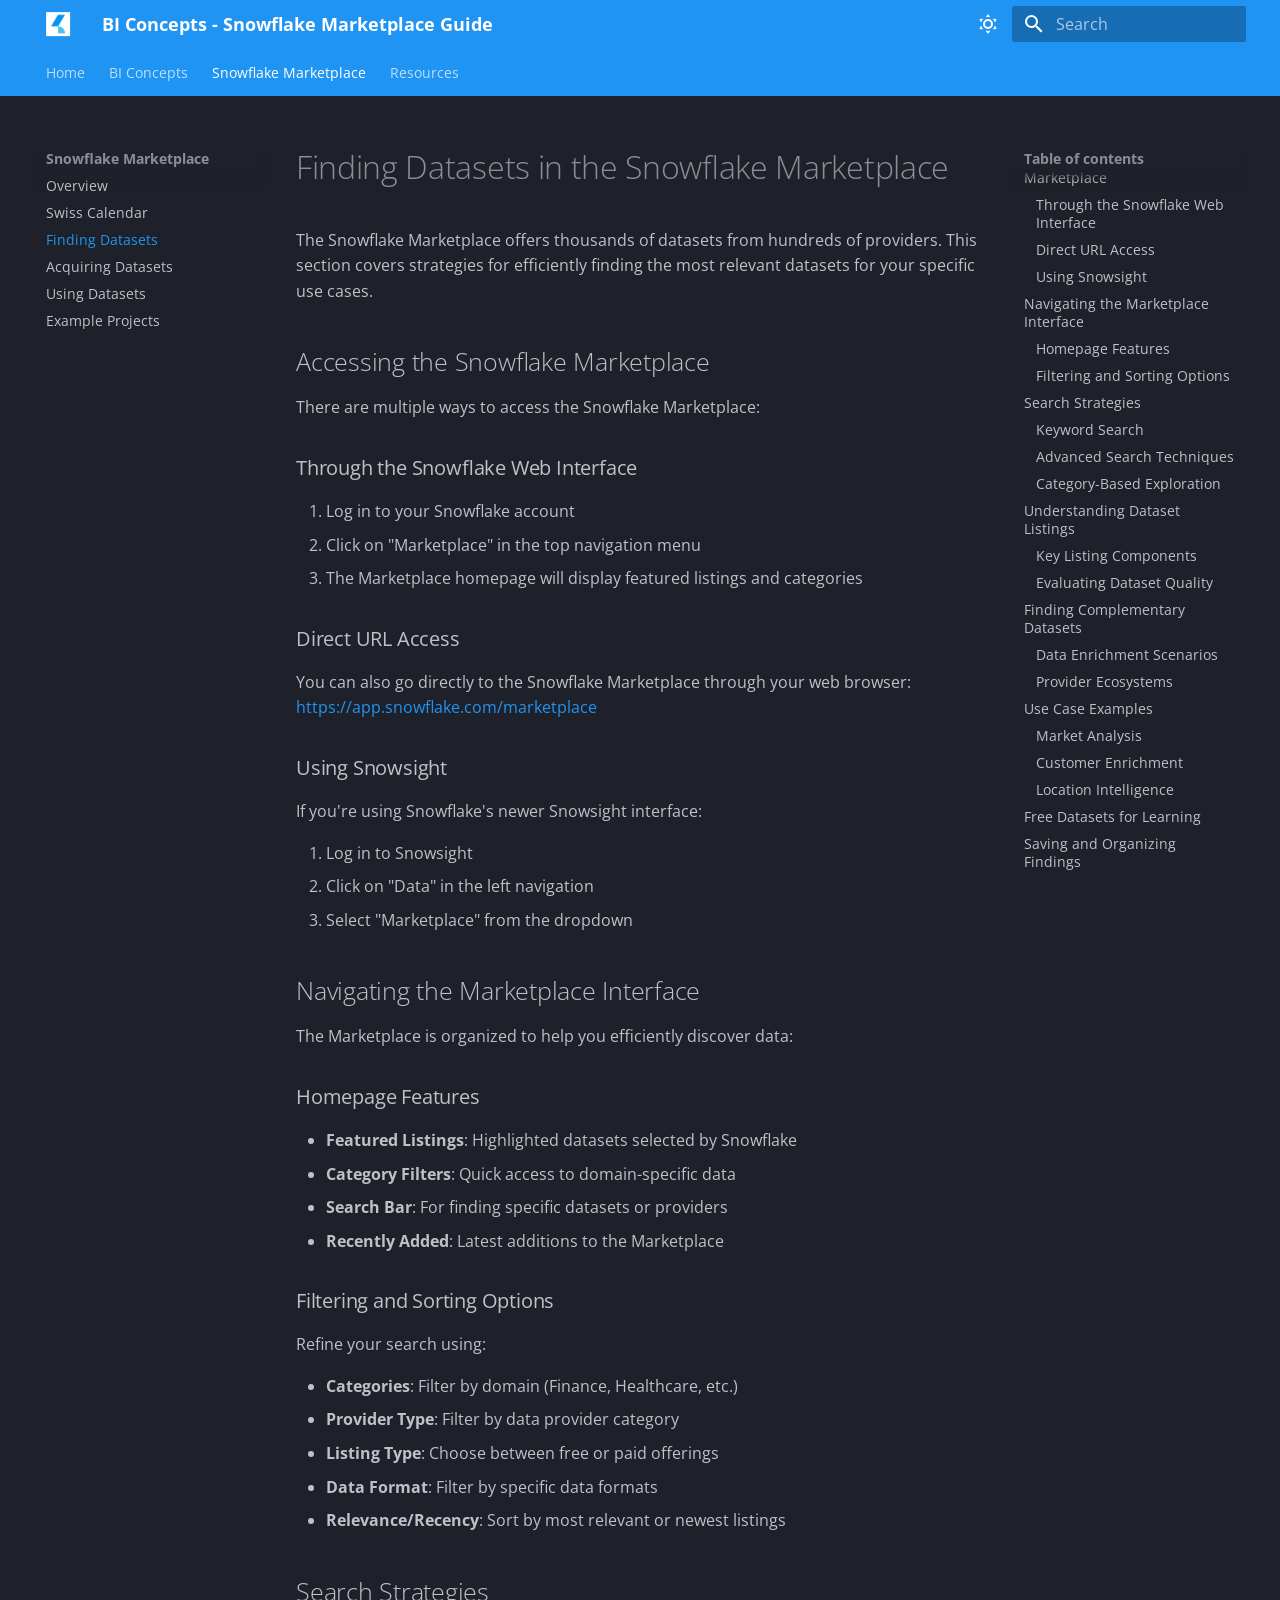
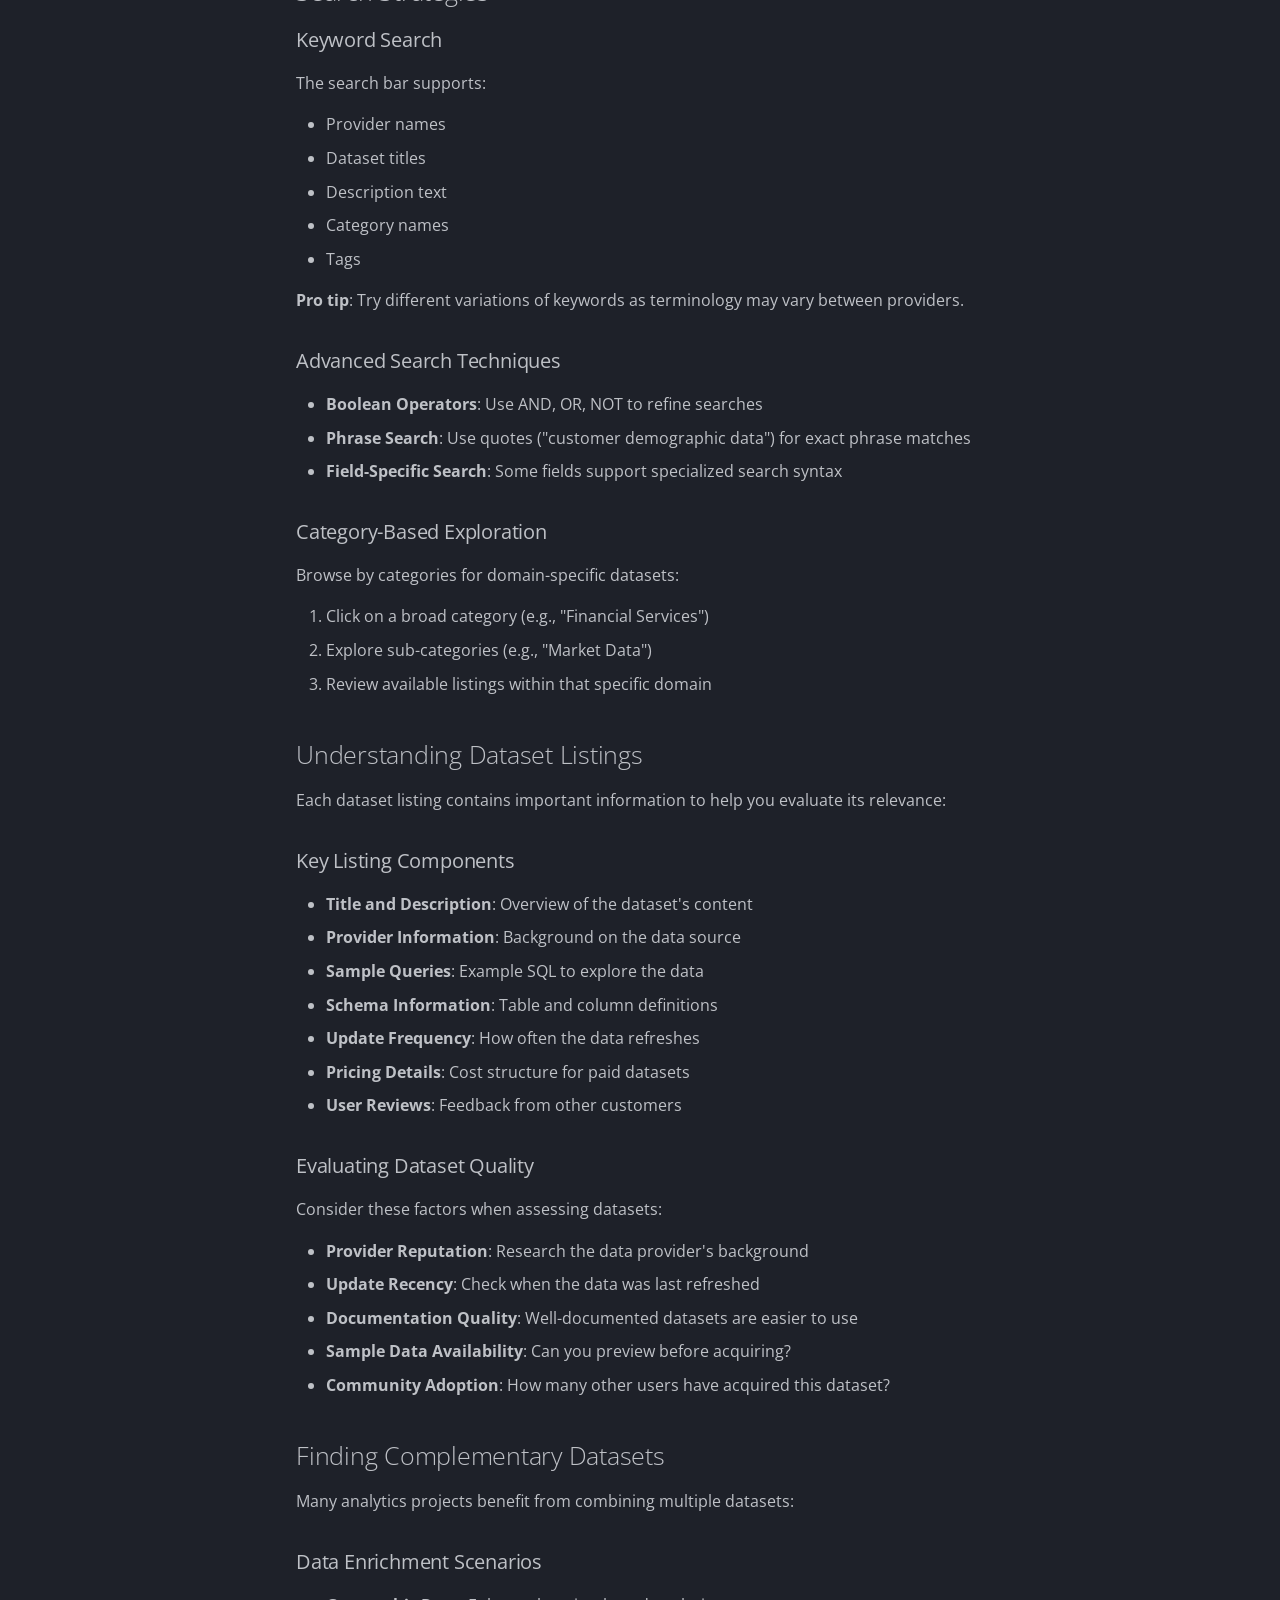
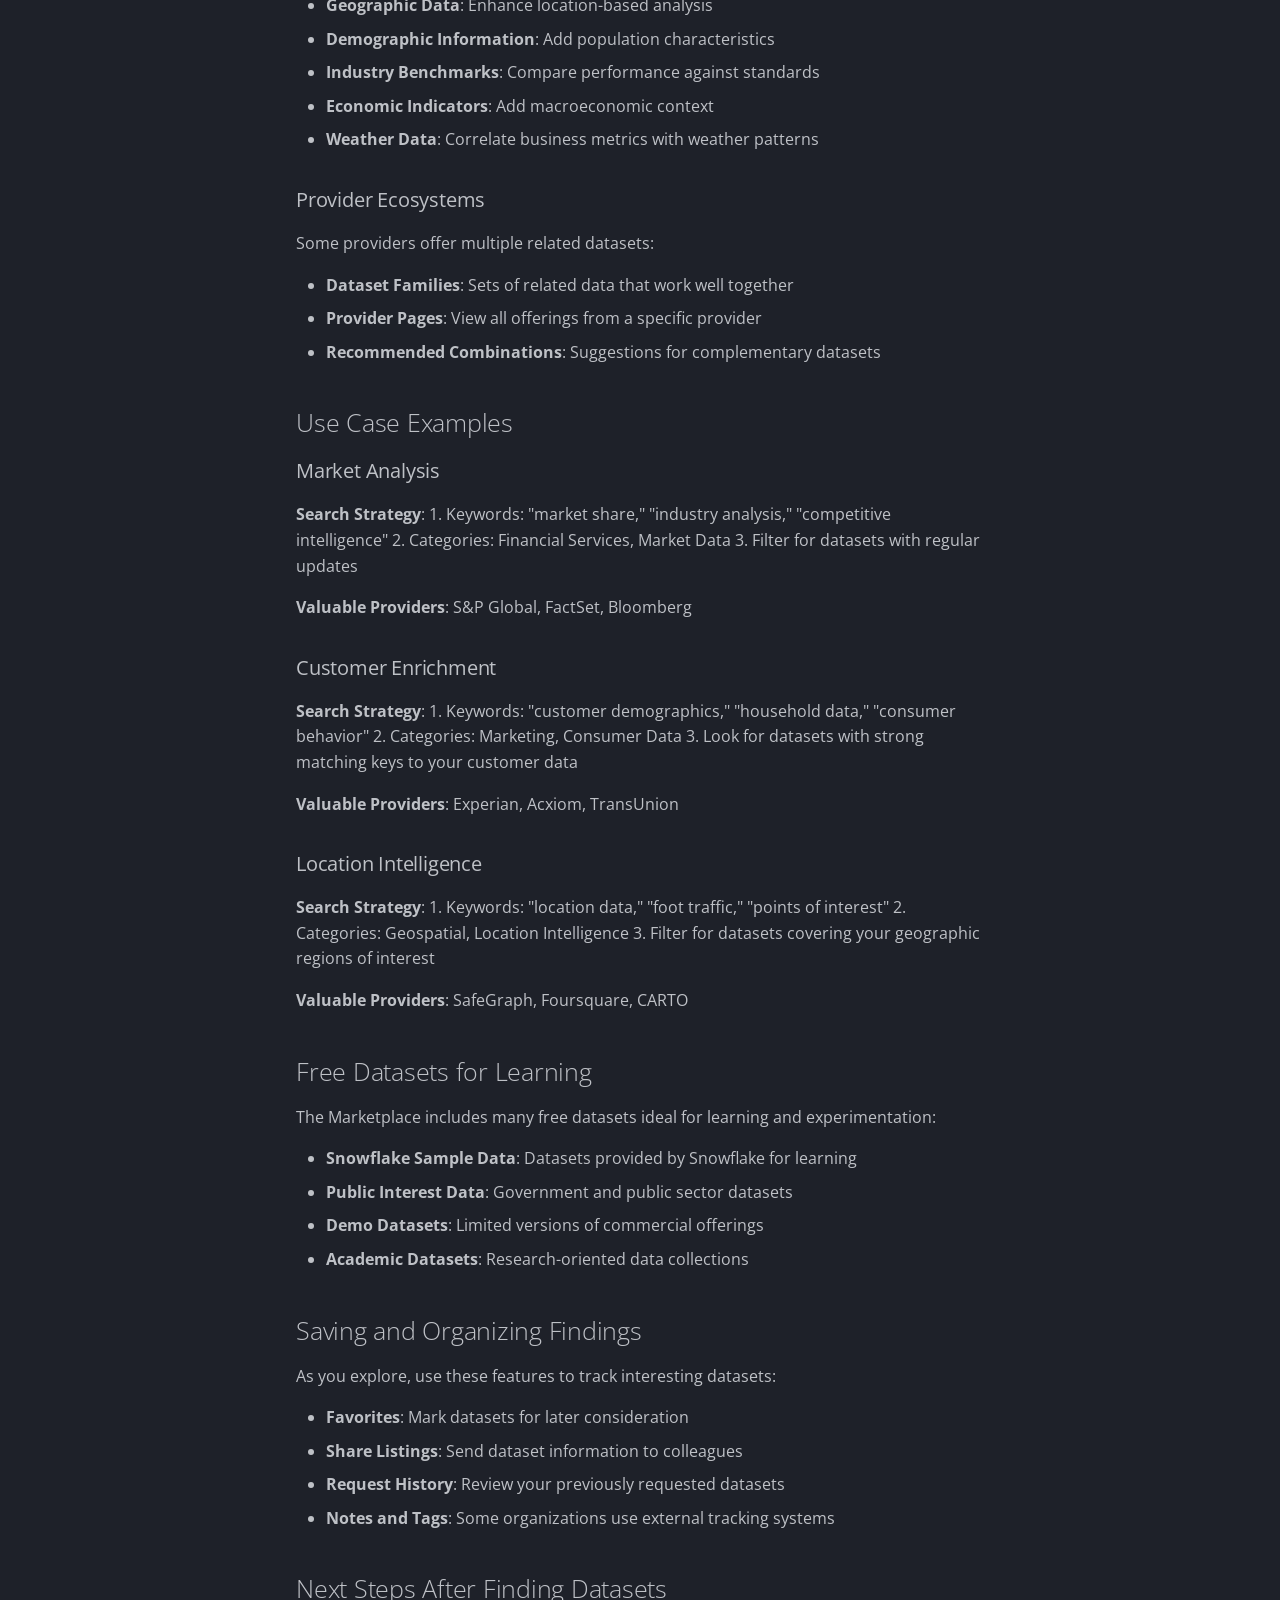
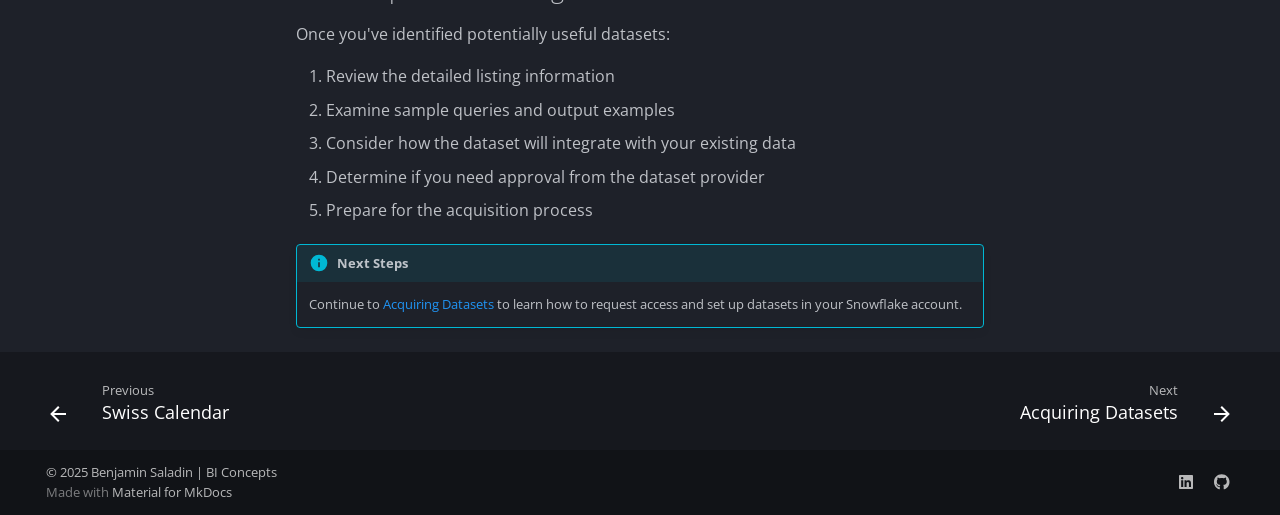
<file: marketplace/finding-datasets/index.html>
<!doctype html>
<html lang="en" class="no-js">
  <head>
    
      <meta charset="utf-8">
      <meta name="viewport" content="width=device-width,initial-scale=1">
      
      
      
        <link rel="canonical" href="https://svc-bi-concepts.github.io/bi-concepts-snowflake/marketplace/finding-datasets/">
      
      
        <link rel="prev" href="../swiss-calendar/">
      
      
        <link rel="next" href="../acquiring-datasets/">
      
      
      <link rel="icon" href="../../assets/images/favicon.ico">
      <meta name="generator" content="mkdocs-1.6.1, mkdocs-material-9.6.9">
    
    
      
        <title>Finding Datasets - BI Concepts - Snowflake Marketplace Guide</title>
      
    
    
      <link rel="stylesheet" href="../../assets/stylesheets/main.4af4bdda.min.css">
      
        
        <link rel="stylesheet" href="../../assets/stylesheets/palette.06af60db.min.css">
      
      


    
    
      
    
    
      
        
        
        <link rel="preconnect" href="https://fonts.gstatic.com" crossorigin>
        <link rel="stylesheet" href="https://fonts.googleapis.com/css?family=Open+Sans:300,300i,400,400i,700,700i%7CRoboto+Mono:400,400i,700,700i&display=fallback">
        <style>:root{--md-text-font:"Open Sans";--md-code-font:"Roboto Mono"}</style>
      
    
    
      <link rel="stylesheet" href="../../stylesheets/extra.css">
    
    <script>__md_scope=new URL("../..",location),__md_hash=e=>[...e].reduce(((e,_)=>(e<<5)-e+_.charCodeAt(0)),0),__md_get=(e,_=localStorage,t=__md_scope)=>JSON.parse(_.getItem(t.pathname+"."+e)),__md_set=(e,_,t=localStorage,a=__md_scope)=>{try{t.setItem(a.pathname+"."+e,JSON.stringify(_))}catch(e){}}</script>
    
      

    
    
    
  </head>
  
  
    
    
      
    
    
    
    
    <body dir="ltr" data-md-color-scheme="slate" data-md-color-primary="blue" data-md-color-accent="deep-blue">
  
    
    <input class="md-toggle" data-md-toggle="drawer" type="checkbox" id="__drawer" autocomplete="off">
    <input class="md-toggle" data-md-toggle="search" type="checkbox" id="__search" autocomplete="off">
    <label class="md-overlay" for="__drawer"></label>
    <div data-md-component="skip">
      
        
        <a href="#finding-datasets-in-the-snowflake-marketplace" class="md-skip">
          Skip to content
        </a>
      
    </div>
    <div data-md-component="announce">
      
    </div>
    
    
      

<header class="md-header" data-md-component="header">
  <nav class="md-header__inner md-grid" aria-label="Header">
    <a href="../.." title="BI Concepts - Snowflake Marketplace Guide" class="md-header__button md-logo" aria-label="BI Concepts - Snowflake Marketplace Guide" data-md-component="logo">
      
  <img src="../../assets/images/BI_Concepts_logo_graphic_color.png" alt="logo">

    </a>
    <label class="md-header__button md-icon" for="__drawer">
      
      <svg xmlns="http://www.w3.org/2000/svg" viewBox="0 0 24 24"><path d="M3 6h18v2H3zm0 5h18v2H3zm0 5h18v2H3z"/></svg>
    </label>
    <div class="md-header__title" data-md-component="header-title">
      <div class="md-header__ellipsis">
        <div class="md-header__topic">
          <span class="md-ellipsis">
            BI Concepts - Snowflake Marketplace Guide
          </span>
        </div>
        <div class="md-header__topic" data-md-component="header-topic">
          <span class="md-ellipsis">
            
              Finding Datasets
            
          </span>
        </div>
      </div>
    </div>
    
      
        <form class="md-header__option" data-md-component="palette">
  
    
    
    
    <input class="md-option" data-md-color-media="" data-md-color-scheme="slate" data-md-color-primary="blue" data-md-color-accent="deep-blue"  aria-label="Dark mode"  type="radio" name="__palette" id="__palette_0">
    
      <label class="md-header__button md-icon" title="Dark mode" for="__palette_1" hidden>
        <svg xmlns="http://www.w3.org/2000/svg" viewBox="0 0 24 24"><path d="M12 7a5 5 0 0 1 5 5 5 5 0 0 1-5 5 5 5 0 0 1-5-5 5 5 0 0 1 5-5m0 2a3 3 0 0 0-3 3 3 3 0 0 0 3 3 3 3 0 0 0 3-3 3 3 0 0 0-3-3m0-7 2.39 3.42C13.65 5.15 12.84 5 12 5s-1.65.15-2.39.42zM3.34 7l4.16-.35A7.2 7.2 0 0 0 5.94 8.5c-.44.74-.69 1.5-.83 2.29zm.02 10 1.76-3.77a7.131 7.131 0 0 0 2.38 4.14zM20.65 7l-1.77 3.79a7.02 7.02 0 0 0-2.38-4.15zm-.01 10-4.14.36c.59-.51 1.12-1.14 1.54-1.86.42-.73.69-1.5.83-2.29zM12 22l-2.41-3.44c.74.27 1.55.44 2.41.44.82 0 1.63-.17 2.37-.44z"/></svg>
      </label>
    
  
    
    
    
    <input class="md-option" data-md-color-media="" data-md-color-scheme="default" data-md-color-primary="blue" data-md-color-accent="deep-orange"  aria-label="Light mode"  type="radio" name="__palette" id="__palette_1">
    
      <label class="md-header__button md-icon" title="Light mode" for="__palette_0" hidden>
        <svg xmlns="http://www.w3.org/2000/svg" viewBox="0 0 24 24"><path d="m17.75 4.09-2.53 1.94.91 3.06-2.63-1.81-2.63 1.81.91-3.06-2.53-1.94L12.44 4l1.06-3 1.06 3zm3.5 6.91-1.64 1.25.59 1.98-1.7-1.17-1.7 1.17.59-1.98L15.75 11l2.06-.05L18.5 9l.69 1.95zm-2.28 4.95c.83-.08 1.72 1.1 1.19 1.85-.32.45-.66.87-1.08 1.27C15.17 23 8.84 23 4.94 19.07c-3.91-3.9-3.91-10.24 0-14.14.4-.4.82-.76 1.27-1.08.75-.53 1.93.36 1.85 1.19-.27 2.86.69 5.83 2.89 8.02a9.96 9.96 0 0 0 8.02 2.89m-1.64 2.02a12.08 12.08 0 0 1-7.8-3.47c-2.17-2.19-3.33-5-3.49-7.82-2.81 3.14-2.7 7.96.31 10.98 3.02 3.01 7.84 3.12 10.98.31"/></svg>
      </label>
    
  
</form>
      
    
    
      <script>var palette=__md_get("__palette");if(palette&&palette.color){if("(prefers-color-scheme)"===palette.color.media){var media=matchMedia("(prefers-color-scheme: light)"),input=document.querySelector(media.matches?"[data-md-color-media='(prefers-color-scheme: light)']":"[data-md-color-media='(prefers-color-scheme: dark)']");palette.color.media=input.getAttribute("data-md-color-media"),palette.color.scheme=input.getAttribute("data-md-color-scheme"),palette.color.primary=input.getAttribute("data-md-color-primary"),palette.color.accent=input.getAttribute("data-md-color-accent")}for(var[key,value]of Object.entries(palette.color))document.body.setAttribute("data-md-color-"+key,value)}</script>
    
    
    
      <label class="md-header__button md-icon" for="__search">
        
        <svg xmlns="http://www.w3.org/2000/svg" viewBox="0 0 24 24"><path d="M9.5 3A6.5 6.5 0 0 1 16 9.5c0 1.61-.59 3.09-1.56 4.23l.27.27h.79l5 5-1.5 1.5-5-5v-.79l-.27-.27A6.52 6.52 0 0 1 9.5 16 6.5 6.5 0 0 1 3 9.5 6.5 6.5 0 0 1 9.5 3m0 2C7 5 5 7 5 9.5S7 14 9.5 14 14 12 14 9.5 12 5 9.5 5"/></svg>
      </label>
      <div class="md-search" data-md-component="search" role="dialog">
  <label class="md-search__overlay" for="__search"></label>
  <div class="md-search__inner" role="search">
    <form class="md-search__form" name="search">
      <input type="text" class="md-search__input" name="query" aria-label="Search" placeholder="Search" autocapitalize="off" autocorrect="off" autocomplete="off" spellcheck="false" data-md-component="search-query" required>
      <label class="md-search__icon md-icon" for="__search">
        
        <svg xmlns="http://www.w3.org/2000/svg" viewBox="0 0 24 24"><path d="M9.5 3A6.5 6.5 0 0 1 16 9.5c0 1.61-.59 3.09-1.56 4.23l.27.27h.79l5 5-1.5 1.5-5-5v-.79l-.27-.27A6.52 6.52 0 0 1 9.5 16 6.5 6.5 0 0 1 3 9.5 6.5 6.5 0 0 1 9.5 3m0 2C7 5 5 7 5 9.5S7 14 9.5 14 14 12 14 9.5 12 5 9.5 5"/></svg>
        
        <svg xmlns="http://www.w3.org/2000/svg" viewBox="0 0 24 24"><path d="M20 11v2H8l5.5 5.5-1.42 1.42L4.16 12l7.92-7.92L13.5 5.5 8 11z"/></svg>
      </label>
      <nav class="md-search__options" aria-label="Search">
        
          <a href="javascript:void(0)" class="md-search__icon md-icon" title="Share" aria-label="Share" data-clipboard data-clipboard-text="" data-md-component="search-share" tabindex="-1">
            
            <svg xmlns="http://www.w3.org/2000/svg" viewBox="0 0 24 24"><path d="M18 16.08c-.76 0-1.44.3-1.96.77L8.91 12.7c.05-.23.09-.46.09-.7s-.04-.47-.09-.7l7.05-4.11c.54.5 1.25.81 2.04.81a3 3 0 0 0 3-3 3 3 0 0 0-3-3 3 3 0 0 0-3 3c0 .24.04.47.09.7L8.04 9.81C7.5 9.31 6.79 9 6 9a3 3 0 0 0-3 3 3 3 0 0 0 3 3c.79 0 1.5-.31 2.04-.81l7.12 4.15c-.05.21-.08.43-.08.66 0 1.61 1.31 2.91 2.92 2.91s2.92-1.3 2.92-2.91A2.92 2.92 0 0 0 18 16.08"/></svg>
          </a>
        
        <button type="reset" class="md-search__icon md-icon" title="Clear" aria-label="Clear" tabindex="-1">
          
          <svg xmlns="http://www.w3.org/2000/svg" viewBox="0 0 24 24"><path d="M19 6.41 17.59 5 12 10.59 6.41 5 5 6.41 10.59 12 5 17.59 6.41 19 12 13.41 17.59 19 19 17.59 13.41 12z"/></svg>
        </button>
      </nav>
      
        <div class="md-search__suggest" data-md-component="search-suggest"></div>
      
    </form>
    <div class="md-search__output">
      <div class="md-search__scrollwrap" tabindex="0" data-md-scrollfix>
        <div class="md-search-result" data-md-component="search-result">
          <div class="md-search-result__meta">
            Initializing search
          </div>
          <ol class="md-search-result__list" role="presentation"></ol>
        </div>
      </div>
    </div>
  </div>
</div>
    
    
  </nav>
  
</header>
    
    <div class="md-container" data-md-component="container">
      
      
        
          
            
<nav class="md-tabs" aria-label="Tabs" data-md-component="tabs">
  <div class="md-grid">
    <ul class="md-tabs__list">
      
        
  
  
  
    <li class="md-tabs__item">
      <a href="../.." class="md-tabs__link">
        
  
    
  
  Home

      </a>
    </li>
  

      
        
  
  
  
    
    
      <li class="md-tabs__item">
        <a href="../../bi-concepts/introduction/" class="md-tabs__link">
          
  
    
  
  BI Concepts

        </a>
      </li>
    
  

      
        
  
  
    
  
  
    
    
      <li class="md-tabs__item md-tabs__item--active">
        <a href="../overview/" class="md-tabs__link">
          
  
    
  
  Snowflake Marketplace

        </a>
      </li>
    
  

      
        
  
  
  
    <li class="md-tabs__item">
      <a href="../../resources/" class="md-tabs__link">
        
  
    
  
  Resources

      </a>
    </li>
  

      
    </ul>
  </div>
</nav>
          
        
      
      <main class="md-main" data-md-component="main">
        <div class="md-main__inner md-grid">
          
            
              
              <div class="md-sidebar md-sidebar--primary" data-md-component="sidebar" data-md-type="navigation" >
                <div class="md-sidebar__scrollwrap">
                  <div class="md-sidebar__inner">
                    


  


<nav class="md-nav md-nav--primary md-nav--lifted" aria-label="Navigation" data-md-level="0">
  <label class="md-nav__title" for="__drawer">
    <a href="../.." title="BI Concepts - Snowflake Marketplace Guide" class="md-nav__button md-logo" aria-label="BI Concepts - Snowflake Marketplace Guide" data-md-component="logo">
      
  <img src="../../assets/images/BI_Concepts_logo_graphic_color.png" alt="logo">

    </a>
    BI Concepts - Snowflake Marketplace Guide
  </label>
  
  <ul class="md-nav__list" data-md-scrollfix>
    
      
      
  
  
  
  
    <li class="md-nav__item">
      <a href="../.." class="md-nav__link">
        
  
  <span class="md-ellipsis">
    Home
    
  </span>
  

      </a>
    </li>
  

    
      
      
  
  
  
  
    
    
      
        
      
        
      
        
      
        
      
    
    
      
      
        
      
    
    
    <li class="md-nav__item md-nav__item--nested">
      
        
        
        <input class="md-nav__toggle md-toggle " type="checkbox" id="__nav_2" >
        
          
          <label class="md-nav__link" for="__nav_2" id="__nav_2_label" tabindex="0">
            
  
  <span class="md-ellipsis">
    BI Concepts
    
  </span>
  

            <span class="md-nav__icon md-icon"></span>
          </label>
        
        <nav class="md-nav" data-md-level="1" aria-labelledby="__nav_2_label" aria-expanded="false">
          <label class="md-nav__title" for="__nav_2">
            <span class="md-nav__icon md-icon"></span>
            BI Concepts
          </label>
          <ul class="md-nav__list" data-md-scrollfix>
            
              
                
  
  
  
  
    <li class="md-nav__item">
      <a href="../../bi-concepts/introduction/" class="md-nav__link">
        
  
  <span class="md-ellipsis">
    Introduction
    
  </span>
  

      </a>
    </li>
  

              
            
              
                
  
  
  
  
    <li class="md-nav__item">
      <a href="../../bi-concepts/data-modeling/" class="md-nav__link">
        
  
  <span class="md-ellipsis">
    Data Modeling
    
  </span>
  

      </a>
    </li>
  

              
            
              
                
  
  
  
  
    <li class="md-nav__item">
      <a href="../../bi-concepts/data-visualization/" class="md-nav__link">
        
  
  <span class="md-ellipsis">
    Data Visualization
    
  </span>
  

      </a>
    </li>
  

              
            
              
                
  
  
  
  
    <li class="md-nav__item">
      <a href="../../bi-concepts/performance/" class="md-nav__link">
        
  
  <span class="md-ellipsis">
    Performance Optimization
    
  </span>
  

      </a>
    </li>
  

              
            
          </ul>
        </nav>
      
    </li>
  

    
      
      
  
  
    
  
  
  
    
    
      
        
      
        
      
        
      
        
      
        
      
        
      
    
    
      
        
        
      
      
        
      
    
    
    <li class="md-nav__item md-nav__item--active md-nav__item--section md-nav__item--nested">
      
        
        
        <input class="md-nav__toggle md-toggle " type="checkbox" id="__nav_3" checked>
        
          
          <label class="md-nav__link" for="__nav_3" id="__nav_3_label" tabindex="">
            
  
  <span class="md-ellipsis">
    Snowflake Marketplace
    
  </span>
  

            <span class="md-nav__icon md-icon"></span>
          </label>
        
        <nav class="md-nav" data-md-level="1" aria-labelledby="__nav_3_label" aria-expanded="true">
          <label class="md-nav__title" for="__nav_3">
            <span class="md-nav__icon md-icon"></span>
            Snowflake Marketplace
          </label>
          <ul class="md-nav__list" data-md-scrollfix>
            
              
                
  
  
  
  
    <li class="md-nav__item">
      <a href="../overview/" class="md-nav__link">
        
  
  <span class="md-ellipsis">
    Overview
    
  </span>
  

      </a>
    </li>
  

              
            
              
                
  
  
  
  
    <li class="md-nav__item">
      <a href="../swiss-calendar/" class="md-nav__link">
        
  
  <span class="md-ellipsis">
    Swiss Calendar
    
  </span>
  

      </a>
    </li>
  

              
            
              
                
  
  
    
  
  
  
    <li class="md-nav__item md-nav__item--active">
      
      <input class="md-nav__toggle md-toggle" type="checkbox" id="__toc">
      
      
        
      
      
        <label class="md-nav__link md-nav__link--active" for="__toc">
          
  
  <span class="md-ellipsis">
    Finding Datasets
    
  </span>
  

          <span class="md-nav__icon md-icon"></span>
        </label>
      
      <a href="./" class="md-nav__link md-nav__link--active">
        
  
  <span class="md-ellipsis">
    Finding Datasets
    
  </span>
  

      </a>
      
        

<nav class="md-nav md-nav--secondary" aria-label="Table of contents">
  
  
  
    
  
  
    <label class="md-nav__title" for="__toc">
      <span class="md-nav__icon md-icon"></span>
      Table of contents
    </label>
    <ul class="md-nav__list" data-md-component="toc" data-md-scrollfix>
      
        <li class="md-nav__item">
  <a href="#accessing-the-snowflake-marketplace" class="md-nav__link">
    <span class="md-ellipsis">
      Accessing the Snowflake Marketplace
    </span>
  </a>
  
    <nav class="md-nav" aria-label="Accessing the Snowflake Marketplace">
      <ul class="md-nav__list">
        
          <li class="md-nav__item">
  <a href="#through-the-snowflake-web-interface" class="md-nav__link">
    <span class="md-ellipsis">
      Through the Snowflake Web Interface
    </span>
  </a>
  
</li>
        
          <li class="md-nav__item">
  <a href="#direct-url-access" class="md-nav__link">
    <span class="md-ellipsis">
      Direct URL Access
    </span>
  </a>
  
</li>
        
          <li class="md-nav__item">
  <a href="#using-snowsight" class="md-nav__link">
    <span class="md-ellipsis">
      Using Snowsight
    </span>
  </a>
  
</li>
        
      </ul>
    </nav>
  
</li>
      
        <li class="md-nav__item">
  <a href="#navigating-the-marketplace-interface" class="md-nav__link">
    <span class="md-ellipsis">
      Navigating the Marketplace Interface
    </span>
  </a>
  
    <nav class="md-nav" aria-label="Navigating the Marketplace Interface">
      <ul class="md-nav__list">
        
          <li class="md-nav__item">
  <a href="#homepage-features" class="md-nav__link">
    <span class="md-ellipsis">
      Homepage Features
    </span>
  </a>
  
</li>
        
          <li class="md-nav__item">
  <a href="#filtering-and-sorting-options" class="md-nav__link">
    <span class="md-ellipsis">
      Filtering and Sorting Options
    </span>
  </a>
  
</li>
        
      </ul>
    </nav>
  
</li>
      
        <li class="md-nav__item">
  <a href="#search-strategies" class="md-nav__link">
    <span class="md-ellipsis">
      Search Strategies
    </span>
  </a>
  
    <nav class="md-nav" aria-label="Search Strategies">
      <ul class="md-nav__list">
        
          <li class="md-nav__item">
  <a href="#keyword-search" class="md-nav__link">
    <span class="md-ellipsis">
      Keyword Search
    </span>
  </a>
  
</li>
        
          <li class="md-nav__item">
  <a href="#advanced-search-techniques" class="md-nav__link">
    <span class="md-ellipsis">
      Advanced Search Techniques
    </span>
  </a>
  
</li>
        
          <li class="md-nav__item">
  <a href="#category-based-exploration" class="md-nav__link">
    <span class="md-ellipsis">
      Category-Based Exploration
    </span>
  </a>
  
</li>
        
      </ul>
    </nav>
  
</li>
      
        <li class="md-nav__item">
  <a href="#understanding-dataset-listings" class="md-nav__link">
    <span class="md-ellipsis">
      Understanding Dataset Listings
    </span>
  </a>
  
    <nav class="md-nav" aria-label="Understanding Dataset Listings">
      <ul class="md-nav__list">
        
          <li class="md-nav__item">
  <a href="#key-listing-components" class="md-nav__link">
    <span class="md-ellipsis">
      Key Listing Components
    </span>
  </a>
  
</li>
        
          <li class="md-nav__item">
  <a href="#evaluating-dataset-quality" class="md-nav__link">
    <span class="md-ellipsis">
      Evaluating Dataset Quality
    </span>
  </a>
  
</li>
        
      </ul>
    </nav>
  
</li>
      
        <li class="md-nav__item">
  <a href="#finding-complementary-datasets" class="md-nav__link">
    <span class="md-ellipsis">
      Finding Complementary Datasets
    </span>
  </a>
  
    <nav class="md-nav" aria-label="Finding Complementary Datasets">
      <ul class="md-nav__list">
        
          <li class="md-nav__item">
  <a href="#data-enrichment-scenarios" class="md-nav__link">
    <span class="md-ellipsis">
      Data Enrichment Scenarios
    </span>
  </a>
  
</li>
        
          <li class="md-nav__item">
  <a href="#provider-ecosystems" class="md-nav__link">
    <span class="md-ellipsis">
      Provider Ecosystems
    </span>
  </a>
  
</li>
        
      </ul>
    </nav>
  
</li>
      
        <li class="md-nav__item">
  <a href="#use-case-examples" class="md-nav__link">
    <span class="md-ellipsis">
      Use Case Examples
    </span>
  </a>
  
    <nav class="md-nav" aria-label="Use Case Examples">
      <ul class="md-nav__list">
        
          <li class="md-nav__item">
  <a href="#market-analysis" class="md-nav__link">
    <span class="md-ellipsis">
      Market Analysis
    </span>
  </a>
  
</li>
        
          <li class="md-nav__item">
  <a href="#customer-enrichment" class="md-nav__link">
    <span class="md-ellipsis">
      Customer Enrichment
    </span>
  </a>
  
</li>
        
          <li class="md-nav__item">
  <a href="#location-intelligence" class="md-nav__link">
    <span class="md-ellipsis">
      Location Intelligence
    </span>
  </a>
  
</li>
        
      </ul>
    </nav>
  
</li>
      
        <li class="md-nav__item">
  <a href="#free-datasets-for-learning" class="md-nav__link">
    <span class="md-ellipsis">
      Free Datasets for Learning
    </span>
  </a>
  
</li>
      
        <li class="md-nav__item">
  <a href="#saving-and-organizing-findings" class="md-nav__link">
    <span class="md-ellipsis">
      Saving and Organizing Findings
    </span>
  </a>
  
</li>
      
        <li class="md-nav__item">
  <a href="#next-steps-after-finding-datasets" class="md-nav__link">
    <span class="md-ellipsis">
      Next Steps After Finding Datasets
    </span>
  </a>
  
</li>
      
    </ul>
  
</nav>
      
    </li>
  

              
            
              
                
  
  
  
  
    <li class="md-nav__item">
      <a href="../acquiring-datasets/" class="md-nav__link">
        
  
  <span class="md-ellipsis">
    Acquiring Datasets
    
  </span>
  

      </a>
    </li>
  

              
            
              
                
  
  
  
  
    <li class="md-nav__item">
      <a href="../using-datasets/" class="md-nav__link">
        
  
  <span class="md-ellipsis">
    Using Datasets
    
  </span>
  

      </a>
    </li>
  

              
            
              
                
  
  
  
  
    <li class="md-nav__item">
      <a href="../example-projects/" class="md-nav__link">
        
  
  <span class="md-ellipsis">
    Example Projects
    
  </span>
  

      </a>
    </li>
  

              
            
          </ul>
        </nav>
      
    </li>
  

    
      
      
  
  
  
  
    <li class="md-nav__item">
      <a href="../../resources/" class="md-nav__link">
        
  
  <span class="md-ellipsis">
    Resources
    
  </span>
  

      </a>
    </li>
  

    
  </ul>
</nav>
                  </div>
                </div>
              </div>
            
            
              
              <div class="md-sidebar md-sidebar--secondary" data-md-component="sidebar" data-md-type="toc" >
                <div class="md-sidebar__scrollwrap">
                  <div class="md-sidebar__inner">
                    

<nav class="md-nav md-nav--secondary" aria-label="Table of contents">
  
  
  
    
  
  
    <label class="md-nav__title" for="__toc">
      <span class="md-nav__icon md-icon"></span>
      Table of contents
    </label>
    <ul class="md-nav__list" data-md-component="toc" data-md-scrollfix>
      
        <li class="md-nav__item">
  <a href="#accessing-the-snowflake-marketplace" class="md-nav__link">
    <span class="md-ellipsis">
      Accessing the Snowflake Marketplace
    </span>
  </a>
  
    <nav class="md-nav" aria-label="Accessing the Snowflake Marketplace">
      <ul class="md-nav__list">
        
          <li class="md-nav__item">
  <a href="#through-the-snowflake-web-interface" class="md-nav__link">
    <span class="md-ellipsis">
      Through the Snowflake Web Interface
    </span>
  </a>
  
</li>
        
          <li class="md-nav__item">
  <a href="#direct-url-access" class="md-nav__link">
    <span class="md-ellipsis">
      Direct URL Access
    </span>
  </a>
  
</li>
        
          <li class="md-nav__item">
  <a href="#using-snowsight" class="md-nav__link">
    <span class="md-ellipsis">
      Using Snowsight
    </span>
  </a>
  
</li>
        
      </ul>
    </nav>
  
</li>
      
        <li class="md-nav__item">
  <a href="#navigating-the-marketplace-interface" class="md-nav__link">
    <span class="md-ellipsis">
      Navigating the Marketplace Interface
    </span>
  </a>
  
    <nav class="md-nav" aria-label="Navigating the Marketplace Interface">
      <ul class="md-nav__list">
        
          <li class="md-nav__item">
  <a href="#homepage-features" class="md-nav__link">
    <span class="md-ellipsis">
      Homepage Features
    </span>
  </a>
  
</li>
        
          <li class="md-nav__item">
  <a href="#filtering-and-sorting-options" class="md-nav__link">
    <span class="md-ellipsis">
      Filtering and Sorting Options
    </span>
  </a>
  
</li>
        
      </ul>
    </nav>
  
</li>
      
        <li class="md-nav__item">
  <a href="#search-strategies" class="md-nav__link">
    <span class="md-ellipsis">
      Search Strategies
    </span>
  </a>
  
    <nav class="md-nav" aria-label="Search Strategies">
      <ul class="md-nav__list">
        
          <li class="md-nav__item">
  <a href="#keyword-search" class="md-nav__link">
    <span class="md-ellipsis">
      Keyword Search
    </span>
  </a>
  
</li>
        
          <li class="md-nav__item">
  <a href="#advanced-search-techniques" class="md-nav__link">
    <span class="md-ellipsis">
      Advanced Search Techniques
    </span>
  </a>
  
</li>
        
          <li class="md-nav__item">
  <a href="#category-based-exploration" class="md-nav__link">
    <span class="md-ellipsis">
      Category-Based Exploration
    </span>
  </a>
  
</li>
        
      </ul>
    </nav>
  
</li>
      
        <li class="md-nav__item">
  <a href="#understanding-dataset-listings" class="md-nav__link">
    <span class="md-ellipsis">
      Understanding Dataset Listings
    </span>
  </a>
  
    <nav class="md-nav" aria-label="Understanding Dataset Listings">
      <ul class="md-nav__list">
        
          <li class="md-nav__item">
  <a href="#key-listing-components" class="md-nav__link">
    <span class="md-ellipsis">
      Key Listing Components
    </span>
  </a>
  
</li>
        
          <li class="md-nav__item">
  <a href="#evaluating-dataset-quality" class="md-nav__link">
    <span class="md-ellipsis">
      Evaluating Dataset Quality
    </span>
  </a>
  
</li>
        
      </ul>
    </nav>
  
</li>
      
        <li class="md-nav__item">
  <a href="#finding-complementary-datasets" class="md-nav__link">
    <span class="md-ellipsis">
      Finding Complementary Datasets
    </span>
  </a>
  
    <nav class="md-nav" aria-label="Finding Complementary Datasets">
      <ul class="md-nav__list">
        
          <li class="md-nav__item">
  <a href="#data-enrichment-scenarios" class="md-nav__link">
    <span class="md-ellipsis">
      Data Enrichment Scenarios
    </span>
  </a>
  
</li>
        
          <li class="md-nav__item">
  <a href="#provider-ecosystems" class="md-nav__link">
    <span class="md-ellipsis">
      Provider Ecosystems
    </span>
  </a>
  
</li>
        
      </ul>
    </nav>
  
</li>
      
        <li class="md-nav__item">
  <a href="#use-case-examples" class="md-nav__link">
    <span class="md-ellipsis">
      Use Case Examples
    </span>
  </a>
  
    <nav class="md-nav" aria-label="Use Case Examples">
      <ul class="md-nav__list">
        
          <li class="md-nav__item">
  <a href="#market-analysis" class="md-nav__link">
    <span class="md-ellipsis">
      Market Analysis
    </span>
  </a>
  
</li>
        
          <li class="md-nav__item">
  <a href="#customer-enrichment" class="md-nav__link">
    <span class="md-ellipsis">
      Customer Enrichment
    </span>
  </a>
  
</li>
        
          <li class="md-nav__item">
  <a href="#location-intelligence" class="md-nav__link">
    <span class="md-ellipsis">
      Location Intelligence
    </span>
  </a>
  
</li>
        
      </ul>
    </nav>
  
</li>
      
        <li class="md-nav__item">
  <a href="#free-datasets-for-learning" class="md-nav__link">
    <span class="md-ellipsis">
      Free Datasets for Learning
    </span>
  </a>
  
</li>
      
        <li class="md-nav__item">
  <a href="#saving-and-organizing-findings" class="md-nav__link">
    <span class="md-ellipsis">
      Saving and Organizing Findings
    </span>
  </a>
  
</li>
      
        <li class="md-nav__item">
  <a href="#next-steps-after-finding-datasets" class="md-nav__link">
    <span class="md-ellipsis">
      Next Steps After Finding Datasets
    </span>
  </a>
  
</li>
      
    </ul>
  
</nav>
                  </div>
                </div>
              </div>
            
          
          
            <div class="md-content" data-md-component="content">
              <article class="md-content__inner md-typeset">
                
                  



<h1 id="finding-datasets-in-the-snowflake-marketplace">Finding Datasets in the Snowflake Marketplace</h1>
<p>The Snowflake Marketplace offers thousands of datasets from hundreds of providers. This section covers strategies for efficiently finding the most relevant datasets for your specific use cases.</p>
<h2 id="accessing-the-snowflake-marketplace">Accessing the Snowflake Marketplace</h2>
<p>There are multiple ways to access the Snowflake Marketplace:</p>
<h3 id="through-the-snowflake-web-interface">Through the Snowflake Web Interface</h3>
<ol>
<li>Log in to your Snowflake account</li>
<li>Click on "Marketplace" in the top navigation menu</li>
<li>The Marketplace homepage will display featured listings and categories</li>
</ol>
<h3 id="direct-url-access">Direct URL Access</h3>
<p>You can also go directly to the Snowflake Marketplace through your web browser:
<a href="https://app.snowflake.com/marketplace">https://app.snowflake.com/marketplace</a></p>
<h3 id="using-snowsight">Using Snowsight</h3>
<p>If you're using Snowflake's newer Snowsight interface:</p>
<ol>
<li>Log in to Snowsight</li>
<li>Click on "Data" in the left navigation</li>
<li>Select "Marketplace" from the dropdown</li>
</ol>
<h2 id="navigating-the-marketplace-interface">Navigating the Marketplace Interface</h2>
<p>The Marketplace is organized to help you efficiently discover data:</p>
<h3 id="homepage-features">Homepage Features</h3>
<ul>
<li><strong>Featured Listings</strong>: Highlighted datasets selected by Snowflake</li>
<li><strong>Category Filters</strong>: Quick access to domain-specific data</li>
<li><strong>Search Bar</strong>: For finding specific datasets or providers</li>
<li><strong>Recently Added</strong>: Latest additions to the Marketplace</li>
</ul>
<h3 id="filtering-and-sorting-options">Filtering and Sorting Options</h3>
<p>Refine your search using:</p>
<ul>
<li><strong>Categories</strong>: Filter by domain (Finance, Healthcare, etc.)</li>
<li><strong>Provider Type</strong>: Filter by data provider category</li>
<li><strong>Listing Type</strong>: Choose between free or paid offerings</li>
<li><strong>Data Format</strong>: Filter by specific data formats</li>
<li><strong>Relevance/Recency</strong>: Sort by most relevant or newest listings</li>
</ul>
<h2 id="search-strategies">Search Strategies</h2>
<h3 id="keyword-search">Keyword Search</h3>
<p>The search bar supports:</p>
<ul>
<li>Provider names</li>
<li>Dataset titles</li>
<li>Description text</li>
<li>Category names</li>
<li>Tags</li>
</ul>
<p><strong>Pro tip</strong>: Try different variations of keywords as terminology may vary between providers.</p>
<h3 id="advanced-search-techniques">Advanced Search Techniques</h3>
<ul>
<li><strong>Boolean Operators</strong>: Use AND, OR, NOT to refine searches</li>
<li><strong>Phrase Search</strong>: Use quotes ("customer demographic data") for exact phrase matches</li>
<li><strong>Field-Specific Search</strong>: Some fields support specialized search syntax</li>
</ul>
<h3 id="category-based-exploration">Category-Based Exploration</h3>
<p>Browse by categories for domain-specific datasets:</p>
<ol>
<li>Click on a broad category (e.g., "Financial Services")</li>
<li>Explore sub-categories (e.g., "Market Data")</li>
<li>Review available listings within that specific domain</li>
</ol>
<h2 id="understanding-dataset-listings">Understanding Dataset Listings</h2>
<p>Each dataset listing contains important information to help you evaluate its relevance:</p>
<h3 id="key-listing-components">Key Listing Components</h3>
<ul>
<li><strong>Title and Description</strong>: Overview of the dataset's content</li>
<li><strong>Provider Information</strong>: Background on the data source</li>
<li><strong>Sample Queries</strong>: Example SQL to explore the data</li>
<li><strong>Schema Information</strong>: Table and column definitions</li>
<li><strong>Update Frequency</strong>: How often the data refreshes</li>
<li><strong>Pricing Details</strong>: Cost structure for paid datasets</li>
<li><strong>User Reviews</strong>: Feedback from other customers</li>
</ul>
<h3 id="evaluating-dataset-quality">Evaluating Dataset Quality</h3>
<p>Consider these factors when assessing datasets:</p>
<ul>
<li><strong>Provider Reputation</strong>: Research the data provider's background</li>
<li><strong>Update Recency</strong>: Check when the data was last refreshed</li>
<li><strong>Documentation Quality</strong>: Well-documented datasets are easier to use</li>
<li><strong>Sample Data Availability</strong>: Can you preview before acquiring?</li>
<li><strong>Community Adoption</strong>: How many other users have acquired this dataset?</li>
</ul>
<h2 id="finding-complementary-datasets">Finding Complementary Datasets</h2>
<p>Many analytics projects benefit from combining multiple datasets:</p>
<h3 id="data-enrichment-scenarios">Data Enrichment Scenarios</h3>
<ul>
<li><strong>Geographic Data</strong>: Enhance location-based analysis</li>
<li><strong>Demographic Information</strong>: Add population characteristics</li>
<li><strong>Industry Benchmarks</strong>: Compare performance against standards</li>
<li><strong>Economic Indicators</strong>: Add macroeconomic context</li>
<li><strong>Weather Data</strong>: Correlate business metrics with weather patterns</li>
</ul>
<h3 id="provider-ecosystems">Provider Ecosystems</h3>
<p>Some providers offer multiple related datasets:</p>
<ul>
<li><strong>Dataset Families</strong>: Sets of related data that work well together</li>
<li><strong>Provider Pages</strong>: View all offerings from a specific provider</li>
<li><strong>Recommended Combinations</strong>: Suggestions for complementary datasets</li>
</ul>
<h2 id="use-case-examples">Use Case Examples</h2>
<h3 id="market-analysis">Market Analysis</h3>
<p><strong>Search Strategy</strong>:
1. Keywords: "market share," "industry analysis," "competitive intelligence"
2. Categories: Financial Services, Market Data
3. Filter for datasets with regular updates</p>
<p><strong>Valuable Providers</strong>: S&amp;P Global, FactSet, Bloomberg</p>
<h3 id="customer-enrichment">Customer Enrichment</h3>
<p><strong>Search Strategy</strong>:
1. Keywords: "customer demographics," "household data," "consumer behavior"
2. Categories: Marketing, Consumer Data
3. Look for datasets with strong matching keys to your customer data</p>
<p><strong>Valuable Providers</strong>: Experian, Acxiom, TransUnion</p>
<h3 id="location-intelligence">Location Intelligence</h3>
<p><strong>Search Strategy</strong>:
1. Keywords: "location data," "foot traffic," "points of interest"
2. Categories: Geospatial, Location Intelligence
3. Filter for datasets covering your geographic regions of interest</p>
<p><strong>Valuable Providers</strong>: SafeGraph, Foursquare, CARTO</p>
<h2 id="free-datasets-for-learning">Free Datasets for Learning</h2>
<p>The Marketplace includes many free datasets ideal for learning and experimentation:</p>
<ul>
<li><strong>Snowflake Sample Data</strong>: Datasets provided by Snowflake for learning</li>
<li><strong>Public Interest Data</strong>: Government and public sector datasets</li>
<li><strong>Demo Datasets</strong>: Limited versions of commercial offerings</li>
<li><strong>Academic Datasets</strong>: Research-oriented data collections</li>
</ul>
<h2 id="saving-and-organizing-findings">Saving and Organizing Findings</h2>
<p>As you explore, use these features to track interesting datasets:</p>
<ul>
<li><strong>Favorites</strong>: Mark datasets for later consideration</li>
<li><strong>Share Listings</strong>: Send dataset information to colleagues</li>
<li><strong>Request History</strong>: Review your previously requested datasets</li>
<li><strong>Notes and Tags</strong>: Some organizations use external tracking systems</li>
</ul>
<h2 id="next-steps-after-finding-datasets">Next Steps After Finding Datasets</h2>
<p>Once you've identified potentially useful datasets:</p>
<ol>
<li>Review the detailed listing information</li>
<li>Examine sample queries and output examples</li>
<li>Consider how the dataset will integrate with your existing data</li>
<li>Determine if you need approval from the dataset provider</li>
<li>Prepare for the acquisition process</li>
</ol>
<div class="admonition info">
<p class="admonition-title">Next Steps</p>
<p>Continue to <a href="../acquiring-datasets/">Acquiring Datasets</a> to learn how to request access and set up datasets in your Snowflake account.</p>
</div>












                
              </article>
            </div>
          
          
<script>var target=document.getElementById(location.hash.slice(1));target&&target.name&&(target.checked=target.name.startsWith("__tabbed_"))</script>
        </div>
        
          <button type="button" class="md-top md-icon" data-md-component="top" hidden>
  
  <svg xmlns="http://www.w3.org/2000/svg" viewBox="0 0 24 24"><path d="M13 20h-2V8l-5.5 5.5-1.42-1.42L12 4.16l7.92 7.92-1.42 1.42L13 8z"/></svg>
  Back to top
</button>
        
      </main>
      
        <footer class="md-footer">
  
    
      
      <nav class="md-footer__inner md-grid" aria-label="Footer" >
        
          
          <a href="../swiss-calendar/" class="md-footer__link md-footer__link--prev" aria-label="Previous: Swiss Calendar">
            <div class="md-footer__button md-icon">
              
              <svg xmlns="http://www.w3.org/2000/svg" viewBox="0 0 24 24"><path d="M20 11v2H8l5.5 5.5-1.42 1.42L4.16 12l7.92-7.92L13.5 5.5 8 11z"/></svg>
            </div>
            <div class="md-footer__title">
              <span class="md-footer__direction">
                Previous
              </span>
              <div class="md-ellipsis">
                Swiss Calendar
              </div>
            </div>
          </a>
        
        
          
          <a href="../acquiring-datasets/" class="md-footer__link md-footer__link--next" aria-label="Next: Acquiring Datasets">
            <div class="md-footer__title">
              <span class="md-footer__direction">
                Next
              </span>
              <div class="md-ellipsis">
                Acquiring Datasets
              </div>
            </div>
            <div class="md-footer__button md-icon">
              
              <svg xmlns="http://www.w3.org/2000/svg" viewBox="0 0 24 24"><path d="M4 11v2h12l-5.5 5.5 1.42 1.42L19.84 12l-7.92-7.92L10.5 5.5 16 11z"/></svg>
            </div>
          </a>
        
      </nav>
    
  
  <div class="md-footer-meta md-typeset">
    <div class="md-footer-meta__inner md-grid">
      <div class="md-copyright">
  
    <div class="md-copyright__highlight">
      &copy; 2025 <a href="https://www.bi-concepts.ch/team/benjamin-saladin"  target="_blank" rel="noopener">Benjamin Saladin</a> | <a href="https://www.bi-concepts.ch"  target="_blank" rel="noopener">BI Concepts</a>

    </div>
  
  
    Made with
    <a href="https://squidfunk.github.io/mkdocs-material/" target="_blank" rel="noopener">
      Material for MkDocs
    </a>
  
</div>
      
        <div class="md-social">
  
    
    
    
    
      
      
    
    <a href="https://www.linkedin.com/in/benjamin-saladin" target="_blank" rel="noopener" title="www.linkedin.com" class="md-social__link">
      <svg xmlns="http://www.w3.org/2000/svg" viewBox="0 0 448 512"><!--! Font Awesome Free 6.7.2 by @fontawesome - https://fontawesome.com License - https://fontawesome.com/license/free (Icons: CC BY 4.0, Fonts: SIL OFL 1.1, Code: MIT License) Copyright 2024 Fonticons, Inc.--><path d="M416 32H31.9C14.3 32 0 46.5 0 64.3v383.4C0 465.5 14.3 480 31.9 480H416c17.6 0 32-14.5 32-32.3V64.3c0-17.8-14.4-32.3-32-32.3M135.4 416H69V202.2h66.5V416zm-33.2-243c-21.3 0-38.5-17.3-38.5-38.5S80.9 96 102.2 96c21.2 0 38.5 17.3 38.5 38.5 0 21.3-17.2 38.5-38.5 38.5m282.1 243h-66.4V312c0-24.8-.5-56.7-34.5-56.7-34.6 0-39.9 27-39.9 54.9V416h-66.4V202.2h63.7v29.2h.9c8.9-16.8 30.6-34.5 62.9-34.5 67.2 0 79.7 44.3 79.7 101.9z"/></svg>
    </a>
  
    
    
    
    
      
      
    
    <a href="https://github.com/svc-bi-concepts" target="_blank" rel="noopener" title="github.com" class="md-social__link">
      <svg xmlns="http://www.w3.org/2000/svg" viewBox="0 0 496 512"><!--! Font Awesome Free 6.7.2 by @fontawesome - https://fontawesome.com License - https://fontawesome.com/license/free (Icons: CC BY 4.0, Fonts: SIL OFL 1.1, Code: MIT License) Copyright 2024 Fonticons, Inc.--><path d="M165.9 397.4c0 2-2.3 3.6-5.2 3.6-3.3.3-5.6-1.3-5.6-3.6 0-2 2.3-3.6 5.2-3.6 3-.3 5.6 1.3 5.6 3.6m-31.1-4.5c-.7 2 1.3 4.3 4.3 4.9 2.6 1 5.6 0 6.2-2s-1.3-4.3-4.3-5.2c-2.6-.7-5.5.3-6.2 2.3m44.2-1.7c-2.9.7-4.9 2.6-4.6 4.9.3 2 2.9 3.3 5.9 2.6 2.9-.7 4.9-2.6 4.6-4.6-.3-1.9-3-3.2-5.9-2.9M244.8 8C106.1 8 0 113.3 0 252c0 110.9 69.8 205.8 169.5 239.2 12.8 2.3 17.3-5.6 17.3-12.1 0-6.2-.3-40.4-.3-61.4 0 0-70 15-84.7-29.8 0 0-11.4-29.1-27.8-36.6 0 0-22.9-15.7 1.6-15.4 0 0 24.9 2 38.6 25.8 21.9 38.6 58.6 27.5 72.9 20.9 2.3-16 8.8-27.1 16-33.7-55.9-6.2-112.3-14.3-112.3-110.5 0-27.5 7.6-41.3 23.6-58.9-2.6-6.5-11.1-33.3 2.6-67.9 20.9-6.5 69 27 69 27 20-5.6 41.5-8.5 62.8-8.5s42.8 2.9 62.8 8.5c0 0 48.1-33.6 69-27 13.7 34.7 5.2 61.4 2.6 67.9 16 17.7 25.8 31.5 25.8 58.9 0 96.5-58.9 104.2-114.8 110.5 9.2 7.9 17 22.9 17 46.4 0 33.7-.3 75.4-.3 83.6 0 6.5 4.6 14.4 17.3 12.1C428.2 457.8 496 362.9 496 252 496 113.3 383.5 8 244.8 8M97.2 352.9c-1.3 1-1 3.3.7 5.2 1.6 1.6 3.9 2.3 5.2 1 1.3-1 1-3.3-.7-5.2-1.6-1.6-3.9-2.3-5.2-1m-10.8-8.1c-.7 1.3.3 2.9 2.3 3.9 1.6 1 3.6.7 4.3-.7.7-1.3-.3-2.9-2.3-3.9-2-.6-3.6-.3-4.3.7m32.4 35.6c-1.6 1.3-1 4.3 1.3 6.2 2.3 2.3 5.2 2.6 6.5 1 1.3-1.3.7-4.3-1.3-6.2-2.2-2.3-5.2-2.6-6.5-1m-11.4-14.7c-1.6 1-1.6 3.6 0 5.9s4.3 3.3 5.6 2.3c1.6-1.3 1.6-3.9 0-6.2-1.4-2.3-4-3.3-5.6-2"/></svg>
    </a>
  
</div>
      
    </div>
  </div>
</footer>
      
    </div>
    <div class="md-dialog" data-md-component="dialog">
      <div class="md-dialog__inner md-typeset"></div>
    </div>
    
    
    <script id="__config" type="application/json">{"base": "../..", "features": ["content.action.edit", "content.action.view", "content.code.annotate", "content.code.copy", "content.tooltips", "navigation.tabs", "navigation.sections", "navigation.footer", "navigation.indexes", "navigation.top", "navigation.tracking", "search.highlight", "search.share", "search.suggest", "toc.follow"], "search": "../../assets/javascripts/workers/search.f8cc74c7.min.js", "translations": {"clipboard.copied": "Copied to clipboard", "clipboard.copy": "Copy to clipboard", "search.result.more.one": "1 more on this page", "search.result.more.other": "# more on this page", "search.result.none": "No matching documents", "search.result.one": "1 matching document", "search.result.other": "# matching documents", "search.result.placeholder": "Type to start searching", "search.result.term.missing": "Missing", "select.version": "Select version"}}</script>
    
    
      <script src="../../assets/javascripts/bundle.c8b220af.min.js"></script>
      
    
  </body>
</html>
</file>
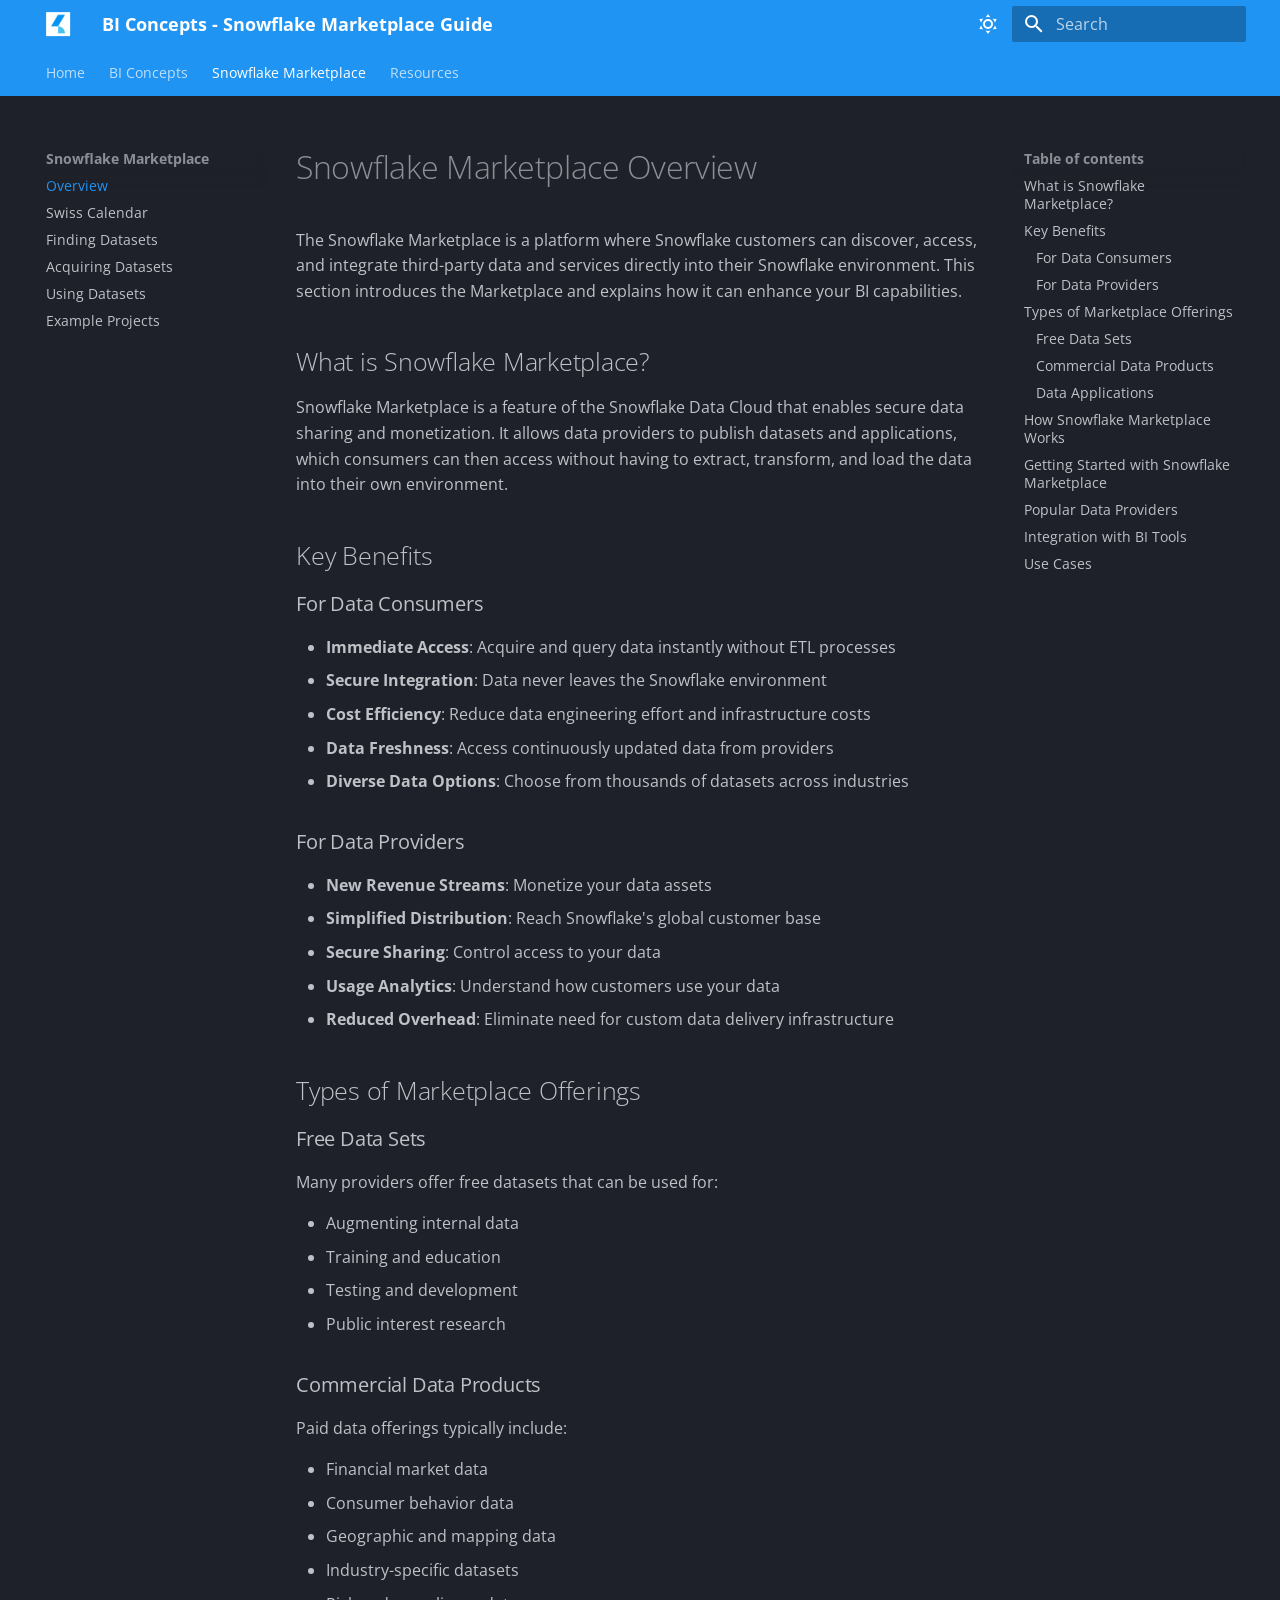
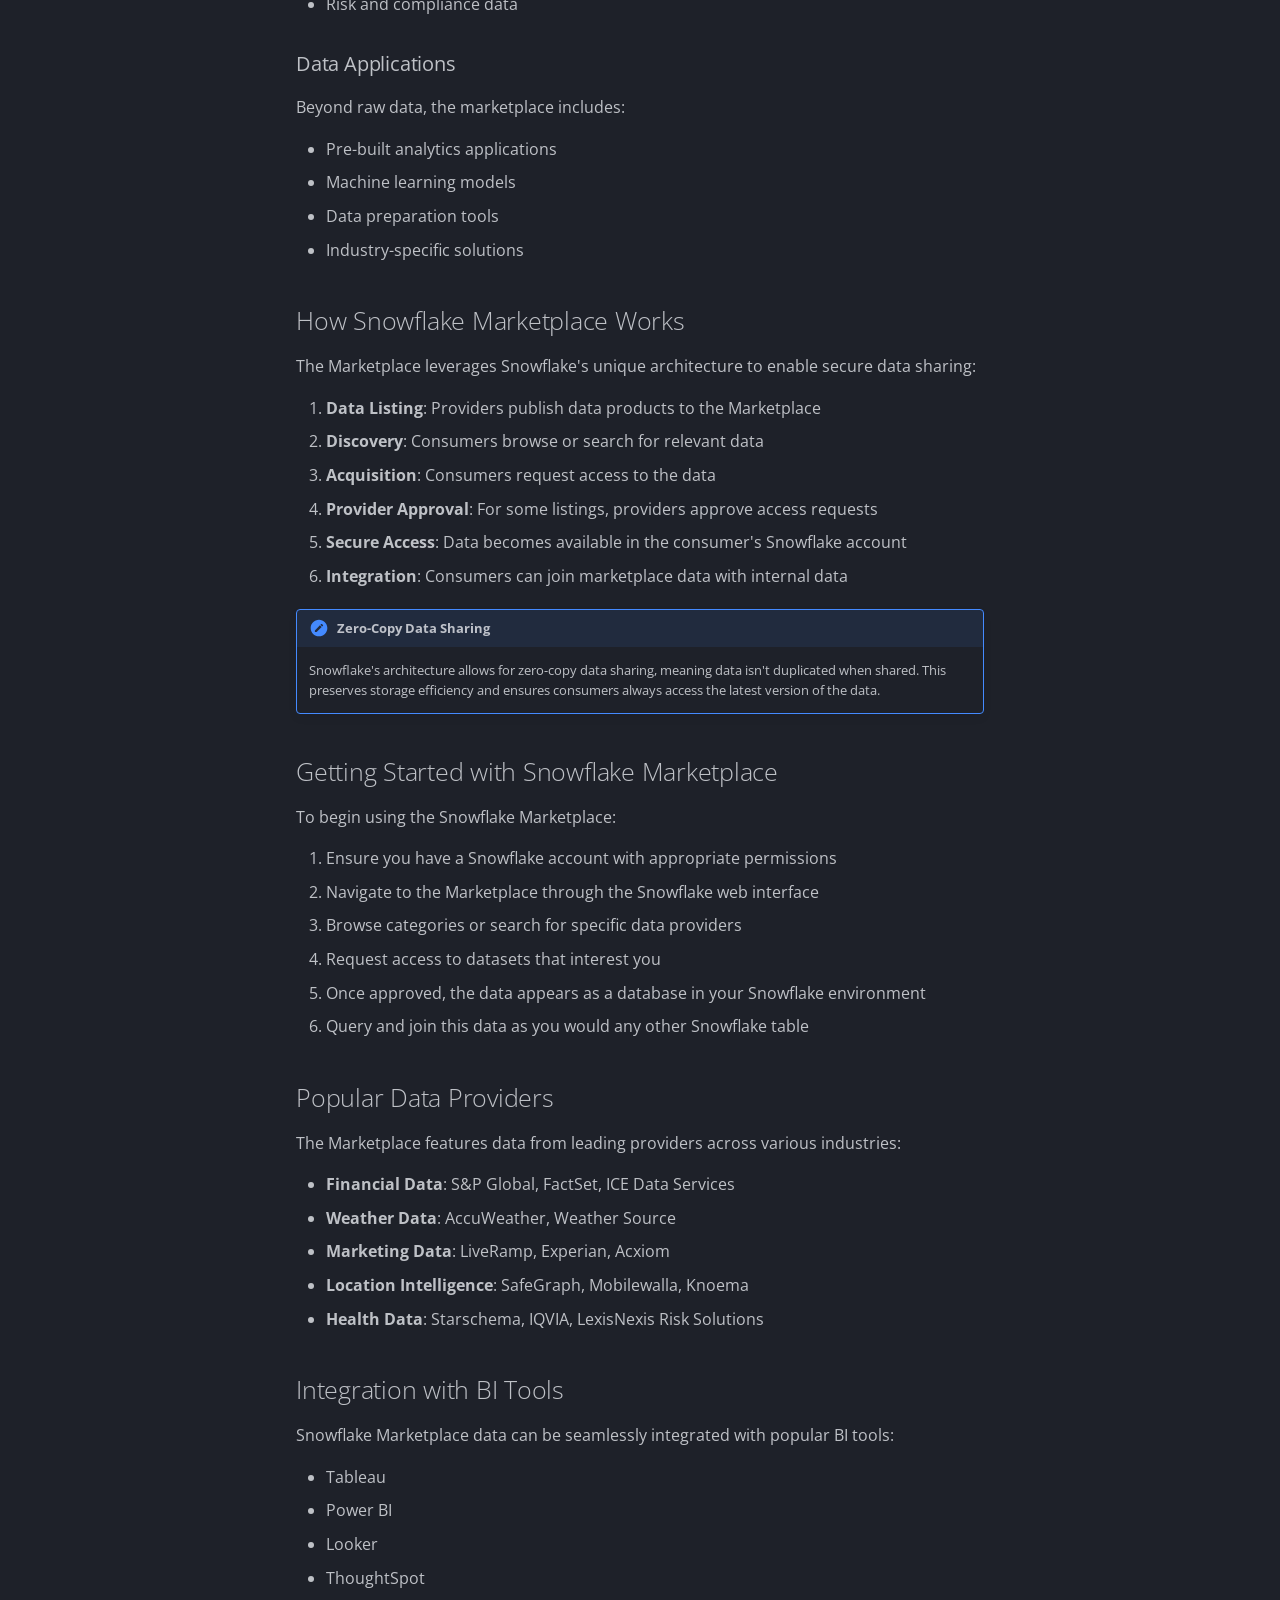
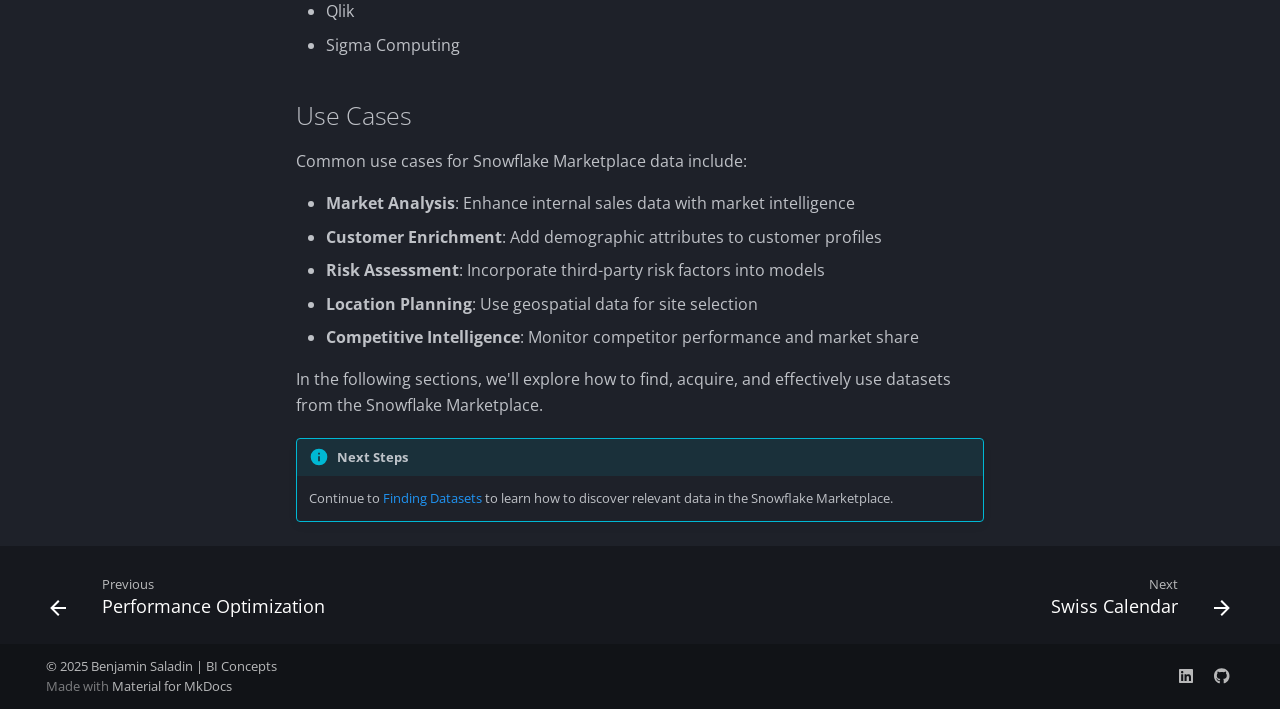
<file: marketplace/overview/index.html>
<!doctype html>
<html lang="en" class="no-js">
  <head>
    
      <meta charset="utf-8">
      <meta name="viewport" content="width=device-width,initial-scale=1">
      
      
      
        <link rel="canonical" href="https://svc-bi-concepts.github.io/bi-concepts-snowflake/marketplace/overview/">
      
      
        <link rel="prev" href="../../bi-concepts/performance/">
      
      
        <link rel="next" href="../swiss-calendar/">
      
      
      <link rel="icon" href="../../assets/images/favicon.ico">
      <meta name="generator" content="mkdocs-1.6.1, mkdocs-material-9.6.9">
    
    
      
        <title>Overview - BI Concepts - Snowflake Marketplace Guide</title>
      
    
    
      <link rel="stylesheet" href="../../assets/stylesheets/main.4af4bdda.min.css">
      
        
        <link rel="stylesheet" href="../../assets/stylesheets/palette.06af60db.min.css">
      
      


    
    
      
    
    
      
        
        
        <link rel="preconnect" href="https://fonts.gstatic.com" crossorigin>
        <link rel="stylesheet" href="https://fonts.googleapis.com/css?family=Open+Sans:300,300i,400,400i,700,700i%7CRoboto+Mono:400,400i,700,700i&display=fallback">
        <style>:root{--md-text-font:"Open Sans";--md-code-font:"Roboto Mono"}</style>
      
    
    
      <link rel="stylesheet" href="../../stylesheets/extra.css">
    
    <script>__md_scope=new URL("../..",location),__md_hash=e=>[...e].reduce(((e,_)=>(e<<5)-e+_.charCodeAt(0)),0),__md_get=(e,_=localStorage,t=__md_scope)=>JSON.parse(_.getItem(t.pathname+"."+e)),__md_set=(e,_,t=localStorage,a=__md_scope)=>{try{t.setItem(a.pathname+"."+e,JSON.stringify(_))}catch(e){}}</script>
    
      

    
    
    
  </head>
  
  
    
    
      
    
    
    
    
    <body dir="ltr" data-md-color-scheme="slate" data-md-color-primary="blue" data-md-color-accent="deep-blue">
  
    
    <input class="md-toggle" data-md-toggle="drawer" type="checkbox" id="__drawer" autocomplete="off">
    <input class="md-toggle" data-md-toggle="search" type="checkbox" id="__search" autocomplete="off">
    <label class="md-overlay" for="__drawer"></label>
    <div data-md-component="skip">
      
        
        <a href="#snowflake-marketplace-overview" class="md-skip">
          Skip to content
        </a>
      
    </div>
    <div data-md-component="announce">
      
    </div>
    
    
      

<header class="md-header" data-md-component="header">
  <nav class="md-header__inner md-grid" aria-label="Header">
    <a href="../.." title="BI Concepts - Snowflake Marketplace Guide" class="md-header__button md-logo" aria-label="BI Concepts - Snowflake Marketplace Guide" data-md-component="logo">
      
  <img src="../../assets/images/BI_Concepts_logo_graphic_color.png" alt="logo">

    </a>
    <label class="md-header__button md-icon" for="__drawer">
      
      <svg xmlns="http://www.w3.org/2000/svg" viewBox="0 0 24 24"><path d="M3 6h18v2H3zm0 5h18v2H3zm0 5h18v2H3z"/></svg>
    </label>
    <div class="md-header__title" data-md-component="header-title">
      <div class="md-header__ellipsis">
        <div class="md-header__topic">
          <span class="md-ellipsis">
            BI Concepts - Snowflake Marketplace Guide
          </span>
        </div>
        <div class="md-header__topic" data-md-component="header-topic">
          <span class="md-ellipsis">
            
              Overview
            
          </span>
        </div>
      </div>
    </div>
    
      
        <form class="md-header__option" data-md-component="palette">
  
    
    
    
    <input class="md-option" data-md-color-media="" data-md-color-scheme="slate" data-md-color-primary="blue" data-md-color-accent="deep-blue"  aria-label="Dark mode"  type="radio" name="__palette" id="__palette_0">
    
      <label class="md-header__button md-icon" title="Dark mode" for="__palette_1" hidden>
        <svg xmlns="http://www.w3.org/2000/svg" viewBox="0 0 24 24"><path d="M12 7a5 5 0 0 1 5 5 5 5 0 0 1-5 5 5 5 0 0 1-5-5 5 5 0 0 1 5-5m0 2a3 3 0 0 0-3 3 3 3 0 0 0 3 3 3 3 0 0 0 3-3 3 3 0 0 0-3-3m0-7 2.39 3.42C13.65 5.15 12.84 5 12 5s-1.65.15-2.39.42zM3.34 7l4.16-.35A7.2 7.2 0 0 0 5.94 8.5c-.44.74-.69 1.5-.83 2.29zm.02 10 1.76-3.77a7.131 7.131 0 0 0 2.38 4.14zM20.65 7l-1.77 3.79a7.02 7.02 0 0 0-2.38-4.15zm-.01 10-4.14.36c.59-.51 1.12-1.14 1.54-1.86.42-.73.69-1.5.83-2.29zM12 22l-2.41-3.44c.74.27 1.55.44 2.41.44.82 0 1.63-.17 2.37-.44z"/></svg>
      </label>
    
  
    
    
    
    <input class="md-option" data-md-color-media="" data-md-color-scheme="default" data-md-color-primary="blue" data-md-color-accent="deep-orange"  aria-label="Light mode"  type="radio" name="__palette" id="__palette_1">
    
      <label class="md-header__button md-icon" title="Light mode" for="__palette_0" hidden>
        <svg xmlns="http://www.w3.org/2000/svg" viewBox="0 0 24 24"><path d="m17.75 4.09-2.53 1.94.91 3.06-2.63-1.81-2.63 1.81.91-3.06-2.53-1.94L12.44 4l1.06-3 1.06 3zm3.5 6.91-1.64 1.25.59 1.98-1.7-1.17-1.7 1.17.59-1.98L15.75 11l2.06-.05L18.5 9l.69 1.95zm-2.28 4.95c.83-.08 1.72 1.1 1.19 1.85-.32.45-.66.87-1.08 1.27C15.17 23 8.84 23 4.94 19.07c-3.91-3.9-3.91-10.24 0-14.14.4-.4.82-.76 1.27-1.08.75-.53 1.93.36 1.85 1.19-.27 2.86.69 5.83 2.89 8.02a9.96 9.96 0 0 0 8.02 2.89m-1.64 2.02a12.08 12.08 0 0 1-7.8-3.47c-2.17-2.19-3.33-5-3.49-7.82-2.81 3.14-2.7 7.96.31 10.98 3.02 3.01 7.84 3.12 10.98.31"/></svg>
      </label>
    
  
</form>
      
    
    
      <script>var palette=__md_get("__palette");if(palette&&palette.color){if("(prefers-color-scheme)"===palette.color.media){var media=matchMedia("(prefers-color-scheme: light)"),input=document.querySelector(media.matches?"[data-md-color-media='(prefers-color-scheme: light)']":"[data-md-color-media='(prefers-color-scheme: dark)']");palette.color.media=input.getAttribute("data-md-color-media"),palette.color.scheme=input.getAttribute("data-md-color-scheme"),palette.color.primary=input.getAttribute("data-md-color-primary"),palette.color.accent=input.getAttribute("data-md-color-accent")}for(var[key,value]of Object.entries(palette.color))document.body.setAttribute("data-md-color-"+key,value)}</script>
    
    
    
      <label class="md-header__button md-icon" for="__search">
        
        <svg xmlns="http://www.w3.org/2000/svg" viewBox="0 0 24 24"><path d="M9.5 3A6.5 6.5 0 0 1 16 9.5c0 1.61-.59 3.09-1.56 4.23l.27.27h.79l5 5-1.5 1.5-5-5v-.79l-.27-.27A6.52 6.52 0 0 1 9.5 16 6.5 6.5 0 0 1 3 9.5 6.5 6.5 0 0 1 9.5 3m0 2C7 5 5 7 5 9.5S7 14 9.5 14 14 12 14 9.5 12 5 9.5 5"/></svg>
      </label>
      <div class="md-search" data-md-component="search" role="dialog">
  <label class="md-search__overlay" for="__search"></label>
  <div class="md-search__inner" role="search">
    <form class="md-search__form" name="search">
      <input type="text" class="md-search__input" name="query" aria-label="Search" placeholder="Search" autocapitalize="off" autocorrect="off" autocomplete="off" spellcheck="false" data-md-component="search-query" required>
      <label class="md-search__icon md-icon" for="__search">
        
        <svg xmlns="http://www.w3.org/2000/svg" viewBox="0 0 24 24"><path d="M9.5 3A6.5 6.5 0 0 1 16 9.5c0 1.61-.59 3.09-1.56 4.23l.27.27h.79l5 5-1.5 1.5-5-5v-.79l-.27-.27A6.52 6.52 0 0 1 9.5 16 6.5 6.5 0 0 1 3 9.5 6.5 6.5 0 0 1 9.5 3m0 2C7 5 5 7 5 9.5S7 14 9.5 14 14 12 14 9.5 12 5 9.5 5"/></svg>
        
        <svg xmlns="http://www.w3.org/2000/svg" viewBox="0 0 24 24"><path d="M20 11v2H8l5.5 5.5-1.42 1.42L4.16 12l7.92-7.92L13.5 5.5 8 11z"/></svg>
      </label>
      <nav class="md-search__options" aria-label="Search">
        
          <a href="javascript:void(0)" class="md-search__icon md-icon" title="Share" aria-label="Share" data-clipboard data-clipboard-text="" data-md-component="search-share" tabindex="-1">
            
            <svg xmlns="http://www.w3.org/2000/svg" viewBox="0 0 24 24"><path d="M18 16.08c-.76 0-1.44.3-1.96.77L8.91 12.7c.05-.23.09-.46.09-.7s-.04-.47-.09-.7l7.05-4.11c.54.5 1.25.81 2.04.81a3 3 0 0 0 3-3 3 3 0 0 0-3-3 3 3 0 0 0-3 3c0 .24.04.47.09.7L8.04 9.81C7.5 9.31 6.79 9 6 9a3 3 0 0 0-3 3 3 3 0 0 0 3 3c.79 0 1.5-.31 2.04-.81l7.12 4.15c-.05.21-.08.43-.08.66 0 1.61 1.31 2.91 2.92 2.91s2.92-1.3 2.92-2.91A2.92 2.92 0 0 0 18 16.08"/></svg>
          </a>
        
        <button type="reset" class="md-search__icon md-icon" title="Clear" aria-label="Clear" tabindex="-1">
          
          <svg xmlns="http://www.w3.org/2000/svg" viewBox="0 0 24 24"><path d="M19 6.41 17.59 5 12 10.59 6.41 5 5 6.41 10.59 12 5 17.59 6.41 19 12 13.41 17.59 19 19 17.59 13.41 12z"/></svg>
        </button>
      </nav>
      
        <div class="md-search__suggest" data-md-component="search-suggest"></div>
      
    </form>
    <div class="md-search__output">
      <div class="md-search__scrollwrap" tabindex="0" data-md-scrollfix>
        <div class="md-search-result" data-md-component="search-result">
          <div class="md-search-result__meta">
            Initializing search
          </div>
          <ol class="md-search-result__list" role="presentation"></ol>
        </div>
      </div>
    </div>
  </div>
</div>
    
    
  </nav>
  
</header>
    
    <div class="md-container" data-md-component="container">
      
      
        
          
            
<nav class="md-tabs" aria-label="Tabs" data-md-component="tabs">
  <div class="md-grid">
    <ul class="md-tabs__list">
      
        
  
  
  
    <li class="md-tabs__item">
      <a href="../.." class="md-tabs__link">
        
  
    
  
  Home

      </a>
    </li>
  

      
        
  
  
  
    
    
      <li class="md-tabs__item">
        <a href="../../bi-concepts/introduction/" class="md-tabs__link">
          
  
    
  
  BI Concepts

        </a>
      </li>
    
  

      
        
  
  
    
  
  
    
    
      <li class="md-tabs__item md-tabs__item--active">
        <a href="./" class="md-tabs__link">
          
  
    
  
  Snowflake Marketplace

        </a>
      </li>
    
  

      
        
  
  
  
    <li class="md-tabs__item">
      <a href="../../resources/" class="md-tabs__link">
        
  
    
  
  Resources

      </a>
    </li>
  

      
    </ul>
  </div>
</nav>
          
        
      
      <main class="md-main" data-md-component="main">
        <div class="md-main__inner md-grid">
          
            
              
              <div class="md-sidebar md-sidebar--primary" data-md-component="sidebar" data-md-type="navigation" >
                <div class="md-sidebar__scrollwrap">
                  <div class="md-sidebar__inner">
                    


  


<nav class="md-nav md-nav--primary md-nav--lifted" aria-label="Navigation" data-md-level="0">
  <label class="md-nav__title" for="__drawer">
    <a href="../.." title="BI Concepts - Snowflake Marketplace Guide" class="md-nav__button md-logo" aria-label="BI Concepts - Snowflake Marketplace Guide" data-md-component="logo">
      
  <img src="../../assets/images/BI_Concepts_logo_graphic_color.png" alt="logo">

    </a>
    BI Concepts - Snowflake Marketplace Guide
  </label>
  
  <ul class="md-nav__list" data-md-scrollfix>
    
      
      
  
  
  
  
    <li class="md-nav__item">
      <a href="../.." class="md-nav__link">
        
  
  <span class="md-ellipsis">
    Home
    
  </span>
  

      </a>
    </li>
  

    
      
      
  
  
  
  
    
    
      
        
      
        
      
        
      
        
      
    
    
      
      
        
      
    
    
    <li class="md-nav__item md-nav__item--nested">
      
        
        
        <input class="md-nav__toggle md-toggle " type="checkbox" id="__nav_2" >
        
          
          <label class="md-nav__link" for="__nav_2" id="__nav_2_label" tabindex="0">
            
  
  <span class="md-ellipsis">
    BI Concepts
    
  </span>
  

            <span class="md-nav__icon md-icon"></span>
          </label>
        
        <nav class="md-nav" data-md-level="1" aria-labelledby="__nav_2_label" aria-expanded="false">
          <label class="md-nav__title" for="__nav_2">
            <span class="md-nav__icon md-icon"></span>
            BI Concepts
          </label>
          <ul class="md-nav__list" data-md-scrollfix>
            
              
                
  
  
  
  
    <li class="md-nav__item">
      <a href="../../bi-concepts/introduction/" class="md-nav__link">
        
  
  <span class="md-ellipsis">
    Introduction
    
  </span>
  

      </a>
    </li>
  

              
            
              
                
  
  
  
  
    <li class="md-nav__item">
      <a href="../../bi-concepts/data-modeling/" class="md-nav__link">
        
  
  <span class="md-ellipsis">
    Data Modeling
    
  </span>
  

      </a>
    </li>
  

              
            
              
                
  
  
  
  
    <li class="md-nav__item">
      <a href="../../bi-concepts/data-visualization/" class="md-nav__link">
        
  
  <span class="md-ellipsis">
    Data Visualization
    
  </span>
  

      </a>
    </li>
  

              
            
              
                
  
  
  
  
    <li class="md-nav__item">
      <a href="../../bi-concepts/performance/" class="md-nav__link">
        
  
  <span class="md-ellipsis">
    Performance Optimization
    
  </span>
  

      </a>
    </li>
  

              
            
          </ul>
        </nav>
      
    </li>
  

    
      
      
  
  
    
  
  
  
    
    
      
        
      
        
      
        
      
        
      
        
      
        
      
    
    
      
        
        
      
      
        
      
    
    
    <li class="md-nav__item md-nav__item--active md-nav__item--section md-nav__item--nested">
      
        
        
        <input class="md-nav__toggle md-toggle " type="checkbox" id="__nav_3" checked>
        
          
          <label class="md-nav__link" for="__nav_3" id="__nav_3_label" tabindex="">
            
  
  <span class="md-ellipsis">
    Snowflake Marketplace
    
  </span>
  

            <span class="md-nav__icon md-icon"></span>
          </label>
        
        <nav class="md-nav" data-md-level="1" aria-labelledby="__nav_3_label" aria-expanded="true">
          <label class="md-nav__title" for="__nav_3">
            <span class="md-nav__icon md-icon"></span>
            Snowflake Marketplace
          </label>
          <ul class="md-nav__list" data-md-scrollfix>
            
              
                
  
  
    
  
  
  
    <li class="md-nav__item md-nav__item--active">
      
      <input class="md-nav__toggle md-toggle" type="checkbox" id="__toc">
      
      
        
      
      
        <label class="md-nav__link md-nav__link--active" for="__toc">
          
  
  <span class="md-ellipsis">
    Overview
    
  </span>
  

          <span class="md-nav__icon md-icon"></span>
        </label>
      
      <a href="./" class="md-nav__link md-nav__link--active">
        
  
  <span class="md-ellipsis">
    Overview
    
  </span>
  

      </a>
      
        

<nav class="md-nav md-nav--secondary" aria-label="Table of contents">
  
  
  
    
  
  
    <label class="md-nav__title" for="__toc">
      <span class="md-nav__icon md-icon"></span>
      Table of contents
    </label>
    <ul class="md-nav__list" data-md-component="toc" data-md-scrollfix>
      
        <li class="md-nav__item">
  <a href="#what-is-snowflake-marketplace" class="md-nav__link">
    <span class="md-ellipsis">
      What is Snowflake Marketplace?
    </span>
  </a>
  
</li>
      
        <li class="md-nav__item">
  <a href="#key-benefits" class="md-nav__link">
    <span class="md-ellipsis">
      Key Benefits
    </span>
  </a>
  
    <nav class="md-nav" aria-label="Key Benefits">
      <ul class="md-nav__list">
        
          <li class="md-nav__item">
  <a href="#for-data-consumers" class="md-nav__link">
    <span class="md-ellipsis">
      For Data Consumers
    </span>
  </a>
  
</li>
        
          <li class="md-nav__item">
  <a href="#for-data-providers" class="md-nav__link">
    <span class="md-ellipsis">
      For Data Providers
    </span>
  </a>
  
</li>
        
      </ul>
    </nav>
  
</li>
      
        <li class="md-nav__item">
  <a href="#types-of-marketplace-offerings" class="md-nav__link">
    <span class="md-ellipsis">
      Types of Marketplace Offerings
    </span>
  </a>
  
    <nav class="md-nav" aria-label="Types of Marketplace Offerings">
      <ul class="md-nav__list">
        
          <li class="md-nav__item">
  <a href="#free-data-sets" class="md-nav__link">
    <span class="md-ellipsis">
      Free Data Sets
    </span>
  </a>
  
</li>
        
          <li class="md-nav__item">
  <a href="#commercial-data-products" class="md-nav__link">
    <span class="md-ellipsis">
      Commercial Data Products
    </span>
  </a>
  
</li>
        
          <li class="md-nav__item">
  <a href="#data-applications" class="md-nav__link">
    <span class="md-ellipsis">
      Data Applications
    </span>
  </a>
  
</li>
        
      </ul>
    </nav>
  
</li>
      
        <li class="md-nav__item">
  <a href="#how-snowflake-marketplace-works" class="md-nav__link">
    <span class="md-ellipsis">
      How Snowflake Marketplace Works
    </span>
  </a>
  
</li>
      
        <li class="md-nav__item">
  <a href="#getting-started-with-snowflake-marketplace" class="md-nav__link">
    <span class="md-ellipsis">
      Getting Started with Snowflake Marketplace
    </span>
  </a>
  
</li>
      
        <li class="md-nav__item">
  <a href="#popular-data-providers" class="md-nav__link">
    <span class="md-ellipsis">
      Popular Data Providers
    </span>
  </a>
  
</li>
      
        <li class="md-nav__item">
  <a href="#integration-with-bi-tools" class="md-nav__link">
    <span class="md-ellipsis">
      Integration with BI Tools
    </span>
  </a>
  
</li>
      
        <li class="md-nav__item">
  <a href="#use-cases" class="md-nav__link">
    <span class="md-ellipsis">
      Use Cases
    </span>
  </a>
  
</li>
      
    </ul>
  
</nav>
      
    </li>
  

              
            
              
                
  
  
  
  
    <li class="md-nav__item">
      <a href="../swiss-calendar/" class="md-nav__link">
        
  
  <span class="md-ellipsis">
    Swiss Calendar
    
  </span>
  

      </a>
    </li>
  

              
            
              
                
  
  
  
  
    <li class="md-nav__item">
      <a href="../finding-datasets/" class="md-nav__link">
        
  
  <span class="md-ellipsis">
    Finding Datasets
    
  </span>
  

      </a>
    </li>
  

              
            
              
                
  
  
  
  
    <li class="md-nav__item">
      <a href="../acquiring-datasets/" class="md-nav__link">
        
  
  <span class="md-ellipsis">
    Acquiring Datasets
    
  </span>
  

      </a>
    </li>
  

              
            
              
                
  
  
  
  
    <li class="md-nav__item">
      <a href="../using-datasets/" class="md-nav__link">
        
  
  <span class="md-ellipsis">
    Using Datasets
    
  </span>
  

      </a>
    </li>
  

              
            
              
                
  
  
  
  
    <li class="md-nav__item">
      <a href="../example-projects/" class="md-nav__link">
        
  
  <span class="md-ellipsis">
    Example Projects
    
  </span>
  

      </a>
    </li>
  

              
            
          </ul>
        </nav>
      
    </li>
  

    
      
      
  
  
  
  
    <li class="md-nav__item">
      <a href="../../resources/" class="md-nav__link">
        
  
  <span class="md-ellipsis">
    Resources
    
  </span>
  

      </a>
    </li>
  

    
  </ul>
</nav>
                  </div>
                </div>
              </div>
            
            
              
              <div class="md-sidebar md-sidebar--secondary" data-md-component="sidebar" data-md-type="toc" >
                <div class="md-sidebar__scrollwrap">
                  <div class="md-sidebar__inner">
                    

<nav class="md-nav md-nav--secondary" aria-label="Table of contents">
  
  
  
    
  
  
    <label class="md-nav__title" for="__toc">
      <span class="md-nav__icon md-icon"></span>
      Table of contents
    </label>
    <ul class="md-nav__list" data-md-component="toc" data-md-scrollfix>
      
        <li class="md-nav__item">
  <a href="#what-is-snowflake-marketplace" class="md-nav__link">
    <span class="md-ellipsis">
      What is Snowflake Marketplace?
    </span>
  </a>
  
</li>
      
        <li class="md-nav__item">
  <a href="#key-benefits" class="md-nav__link">
    <span class="md-ellipsis">
      Key Benefits
    </span>
  </a>
  
    <nav class="md-nav" aria-label="Key Benefits">
      <ul class="md-nav__list">
        
          <li class="md-nav__item">
  <a href="#for-data-consumers" class="md-nav__link">
    <span class="md-ellipsis">
      For Data Consumers
    </span>
  </a>
  
</li>
        
          <li class="md-nav__item">
  <a href="#for-data-providers" class="md-nav__link">
    <span class="md-ellipsis">
      For Data Providers
    </span>
  </a>
  
</li>
        
      </ul>
    </nav>
  
</li>
      
        <li class="md-nav__item">
  <a href="#types-of-marketplace-offerings" class="md-nav__link">
    <span class="md-ellipsis">
      Types of Marketplace Offerings
    </span>
  </a>
  
    <nav class="md-nav" aria-label="Types of Marketplace Offerings">
      <ul class="md-nav__list">
        
          <li class="md-nav__item">
  <a href="#free-data-sets" class="md-nav__link">
    <span class="md-ellipsis">
      Free Data Sets
    </span>
  </a>
  
</li>
        
          <li class="md-nav__item">
  <a href="#commercial-data-products" class="md-nav__link">
    <span class="md-ellipsis">
      Commercial Data Products
    </span>
  </a>
  
</li>
        
          <li class="md-nav__item">
  <a href="#data-applications" class="md-nav__link">
    <span class="md-ellipsis">
      Data Applications
    </span>
  </a>
  
</li>
        
      </ul>
    </nav>
  
</li>
      
        <li class="md-nav__item">
  <a href="#how-snowflake-marketplace-works" class="md-nav__link">
    <span class="md-ellipsis">
      How Snowflake Marketplace Works
    </span>
  </a>
  
</li>
      
        <li class="md-nav__item">
  <a href="#getting-started-with-snowflake-marketplace" class="md-nav__link">
    <span class="md-ellipsis">
      Getting Started with Snowflake Marketplace
    </span>
  </a>
  
</li>
      
        <li class="md-nav__item">
  <a href="#popular-data-providers" class="md-nav__link">
    <span class="md-ellipsis">
      Popular Data Providers
    </span>
  </a>
  
</li>
      
        <li class="md-nav__item">
  <a href="#integration-with-bi-tools" class="md-nav__link">
    <span class="md-ellipsis">
      Integration with BI Tools
    </span>
  </a>
  
</li>
      
        <li class="md-nav__item">
  <a href="#use-cases" class="md-nav__link">
    <span class="md-ellipsis">
      Use Cases
    </span>
  </a>
  
</li>
      
    </ul>
  
</nav>
                  </div>
                </div>
              </div>
            
          
          
            <div class="md-content" data-md-component="content">
              <article class="md-content__inner md-typeset">
                
                  



<h1 id="snowflake-marketplace-overview">Snowflake Marketplace Overview</h1>
<p>The Snowflake Marketplace is a platform where Snowflake customers can discover, access, and integrate third-party data and services directly into their Snowflake environment. This section introduces the Marketplace and explains how it can enhance your BI capabilities.</p>
<h2 id="what-is-snowflake-marketplace">What is Snowflake Marketplace?</h2>
<p>Snowflake Marketplace is a feature of the Snowflake Data Cloud that enables secure data sharing and monetization. It allows data providers to publish datasets and applications, which consumers can then access without having to extract, transform, and load the data into their own environment.</p>
<h2 id="key-benefits">Key Benefits</h2>
<h3 id="for-data-consumers">For Data Consumers</h3>
<ul>
<li><strong>Immediate Access</strong>: Acquire and query data instantly without ETL processes</li>
<li><strong>Secure Integration</strong>: Data never leaves the Snowflake environment</li>
<li><strong>Cost Efficiency</strong>: Reduce data engineering effort and infrastructure costs</li>
<li><strong>Data Freshness</strong>: Access continuously updated data from providers</li>
<li><strong>Diverse Data Options</strong>: Choose from thousands of datasets across industries</li>
</ul>
<h3 id="for-data-providers">For Data Providers</h3>
<ul>
<li><strong>New Revenue Streams</strong>: Monetize your data assets</li>
<li><strong>Simplified Distribution</strong>: Reach Snowflake's global customer base</li>
<li><strong>Secure Sharing</strong>: Control access to your data</li>
<li><strong>Usage Analytics</strong>: Understand how customers use your data</li>
<li><strong>Reduced Overhead</strong>: Eliminate need for custom data delivery infrastructure</li>
</ul>
<h2 id="types-of-marketplace-offerings">Types of Marketplace Offerings</h2>
<h3 id="free-data-sets">Free Data Sets</h3>
<p>Many providers offer free datasets that can be used for:</p>
<ul>
<li>Augmenting internal data</li>
<li>Training and education</li>
<li>Testing and development</li>
<li>Public interest research</li>
</ul>
<h3 id="commercial-data-products">Commercial Data Products</h3>
<p>Paid data offerings typically include:</p>
<ul>
<li>Financial market data</li>
<li>Consumer behavior data</li>
<li>Geographic and mapping data</li>
<li>Industry-specific datasets</li>
<li>Risk and compliance data</li>
</ul>
<h3 id="data-applications">Data Applications</h3>
<p>Beyond raw data, the marketplace includes:</p>
<ul>
<li>Pre-built analytics applications</li>
<li>Machine learning models</li>
<li>Data preparation tools</li>
<li>Industry-specific solutions</li>
</ul>
<h2 id="how-snowflake-marketplace-works">How Snowflake Marketplace Works</h2>
<p>The Marketplace leverages Snowflake's unique architecture to enable secure data sharing:</p>
<ol>
<li><strong>Data Listing</strong>: Providers publish data products to the Marketplace</li>
<li><strong>Discovery</strong>: Consumers browse or search for relevant data</li>
<li><strong>Acquisition</strong>: Consumers request access to the data</li>
<li><strong>Provider Approval</strong>: For some listings, providers approve access requests</li>
<li><strong>Secure Access</strong>: Data becomes available in the consumer's Snowflake account</li>
<li><strong>Integration</strong>: Consumers can join marketplace data with internal data</li>
</ol>
<div class="admonition note">
<p class="admonition-title">Zero-Copy Data Sharing</p>
<p>Snowflake's architecture allows for zero-copy data sharing, meaning data isn't duplicated when shared. This preserves storage efficiency and ensures consumers always access the latest version of the data.</p>
</div>
<h2 id="getting-started-with-snowflake-marketplace">Getting Started with Snowflake Marketplace</h2>
<p>To begin using the Snowflake Marketplace:</p>
<ol>
<li>Ensure you have a Snowflake account with appropriate permissions</li>
<li>Navigate to the Marketplace through the Snowflake web interface</li>
<li>Browse categories or search for specific data providers</li>
<li>Request access to datasets that interest you</li>
<li>Once approved, the data appears as a database in your Snowflake environment</li>
<li>Query and join this data as you would any other Snowflake table</li>
</ol>
<h2 id="popular-data-providers">Popular Data Providers</h2>
<p>The Marketplace features data from leading providers across various industries:</p>
<ul>
<li><strong>Financial Data</strong>: S&amp;P Global, FactSet, ICE Data Services</li>
<li><strong>Weather Data</strong>: AccuWeather, Weather Source</li>
<li><strong>Marketing Data</strong>: LiveRamp, Experian, Acxiom</li>
<li><strong>Location Intelligence</strong>: SafeGraph, Mobilewalla, Knoema</li>
<li><strong>Health Data</strong>: Starschema, IQVIA, LexisNexis Risk Solutions</li>
</ul>
<h2 id="integration-with-bi-tools">Integration with BI Tools</h2>
<p>Snowflake Marketplace data can be seamlessly integrated with popular BI tools:</p>
<ul>
<li>Tableau</li>
<li>Power BI</li>
<li>Looker</li>
<li>ThoughtSpot</li>
<li>Qlik</li>
<li>Sigma Computing</li>
</ul>
<h2 id="use-cases">Use Cases</h2>
<p>Common use cases for Snowflake Marketplace data include:</p>
<ul>
<li><strong>Market Analysis</strong>: Enhance internal sales data with market intelligence</li>
<li><strong>Customer Enrichment</strong>: Add demographic attributes to customer profiles</li>
<li><strong>Risk Assessment</strong>: Incorporate third-party risk factors into models</li>
<li><strong>Location Planning</strong>: Use geospatial data for site selection</li>
<li><strong>Competitive Intelligence</strong>: Monitor competitor performance and market share</li>
</ul>
<p>In the following sections, we'll explore how to find, acquire, and effectively use datasets from the Snowflake Marketplace.</p>
<div class="admonition info">
<p class="admonition-title">Next Steps</p>
<p>Continue to <a href="../finding-datasets/">Finding Datasets</a> to learn how to discover relevant data in the Snowflake Marketplace.</p>
</div>












                
              </article>
            </div>
          
          
<script>var target=document.getElementById(location.hash.slice(1));target&&target.name&&(target.checked=target.name.startsWith("__tabbed_"))</script>
        </div>
        
          <button type="button" class="md-top md-icon" data-md-component="top" hidden>
  
  <svg xmlns="http://www.w3.org/2000/svg" viewBox="0 0 24 24"><path d="M13 20h-2V8l-5.5 5.5-1.42-1.42L12 4.16l7.92 7.92-1.42 1.42L13 8z"/></svg>
  Back to top
</button>
        
      </main>
      
        <footer class="md-footer">
  
    
      
      <nav class="md-footer__inner md-grid" aria-label="Footer" >
        
          
          <a href="../../bi-concepts/performance/" class="md-footer__link md-footer__link--prev" aria-label="Previous: Performance Optimization">
            <div class="md-footer__button md-icon">
              
              <svg xmlns="http://www.w3.org/2000/svg" viewBox="0 0 24 24"><path d="M20 11v2H8l5.5 5.5-1.42 1.42L4.16 12l7.92-7.92L13.5 5.5 8 11z"/></svg>
            </div>
            <div class="md-footer__title">
              <span class="md-footer__direction">
                Previous
              </span>
              <div class="md-ellipsis">
                Performance Optimization
              </div>
            </div>
          </a>
        
        
          
          <a href="../swiss-calendar/" class="md-footer__link md-footer__link--next" aria-label="Next: Swiss Calendar">
            <div class="md-footer__title">
              <span class="md-footer__direction">
                Next
              </span>
              <div class="md-ellipsis">
                Swiss Calendar
              </div>
            </div>
            <div class="md-footer__button md-icon">
              
              <svg xmlns="http://www.w3.org/2000/svg" viewBox="0 0 24 24"><path d="M4 11v2h12l-5.5 5.5 1.42 1.42L19.84 12l-7.92-7.92L10.5 5.5 16 11z"/></svg>
            </div>
          </a>
        
      </nav>
    
  
  <div class="md-footer-meta md-typeset">
    <div class="md-footer-meta__inner md-grid">
      <div class="md-copyright">
  
    <div class="md-copyright__highlight">
      &copy; 2025 <a href="https://www.bi-concepts.ch/team/benjamin-saladin"  target="_blank" rel="noopener">Benjamin Saladin</a> | <a href="https://www.bi-concepts.ch"  target="_blank" rel="noopener">BI Concepts</a>

    </div>
  
  
    Made with
    <a href="https://squidfunk.github.io/mkdocs-material/" target="_blank" rel="noopener">
      Material for MkDocs
    </a>
  
</div>
      
        <div class="md-social">
  
    
    
    
    
      
      
    
    <a href="https://www.linkedin.com/in/benjamin-saladin" target="_blank" rel="noopener" title="www.linkedin.com" class="md-social__link">
      <svg xmlns="http://www.w3.org/2000/svg" viewBox="0 0 448 512"><!--! Font Awesome Free 6.7.2 by @fontawesome - https://fontawesome.com License - https://fontawesome.com/license/free (Icons: CC BY 4.0, Fonts: SIL OFL 1.1, Code: MIT License) Copyright 2024 Fonticons, Inc.--><path d="M416 32H31.9C14.3 32 0 46.5 0 64.3v383.4C0 465.5 14.3 480 31.9 480H416c17.6 0 32-14.5 32-32.3V64.3c0-17.8-14.4-32.3-32-32.3M135.4 416H69V202.2h66.5V416zm-33.2-243c-21.3 0-38.5-17.3-38.5-38.5S80.9 96 102.2 96c21.2 0 38.5 17.3 38.5 38.5 0 21.3-17.2 38.5-38.5 38.5m282.1 243h-66.4V312c0-24.8-.5-56.7-34.5-56.7-34.6 0-39.9 27-39.9 54.9V416h-66.4V202.2h63.7v29.2h.9c8.9-16.8 30.6-34.5 62.9-34.5 67.2 0 79.7 44.3 79.7 101.9z"/></svg>
    </a>
  
    
    
    
    
      
      
    
    <a href="https://github.com/svc-bi-concepts" target="_blank" rel="noopener" title="github.com" class="md-social__link">
      <svg xmlns="http://www.w3.org/2000/svg" viewBox="0 0 496 512"><!--! Font Awesome Free 6.7.2 by @fontawesome - https://fontawesome.com License - https://fontawesome.com/license/free (Icons: CC BY 4.0, Fonts: SIL OFL 1.1, Code: MIT License) Copyright 2024 Fonticons, Inc.--><path d="M165.9 397.4c0 2-2.3 3.6-5.2 3.6-3.3.3-5.6-1.3-5.6-3.6 0-2 2.3-3.6 5.2-3.6 3-.3 5.6 1.3 5.6 3.6m-31.1-4.5c-.7 2 1.3 4.3 4.3 4.9 2.6 1 5.6 0 6.2-2s-1.3-4.3-4.3-5.2c-2.6-.7-5.5.3-6.2 2.3m44.2-1.7c-2.9.7-4.9 2.6-4.6 4.9.3 2 2.9 3.3 5.9 2.6 2.9-.7 4.9-2.6 4.6-4.6-.3-1.9-3-3.2-5.9-2.9M244.8 8C106.1 8 0 113.3 0 252c0 110.9 69.8 205.8 169.5 239.2 12.8 2.3 17.3-5.6 17.3-12.1 0-6.2-.3-40.4-.3-61.4 0 0-70 15-84.7-29.8 0 0-11.4-29.1-27.8-36.6 0 0-22.9-15.7 1.6-15.4 0 0 24.9 2 38.6 25.8 21.9 38.6 58.6 27.5 72.9 20.9 2.3-16 8.8-27.1 16-33.7-55.9-6.2-112.3-14.3-112.3-110.5 0-27.5 7.6-41.3 23.6-58.9-2.6-6.5-11.1-33.3 2.6-67.9 20.9-6.5 69 27 69 27 20-5.6 41.5-8.5 62.8-8.5s42.8 2.9 62.8 8.5c0 0 48.1-33.6 69-27 13.7 34.7 5.2 61.4 2.6 67.9 16 17.7 25.8 31.5 25.8 58.9 0 96.5-58.9 104.2-114.8 110.5 9.2 7.9 17 22.9 17 46.4 0 33.7-.3 75.4-.3 83.6 0 6.5 4.6 14.4 17.3 12.1C428.2 457.8 496 362.9 496 252 496 113.3 383.5 8 244.8 8M97.2 352.9c-1.3 1-1 3.3.7 5.2 1.6 1.6 3.9 2.3 5.2 1 1.3-1 1-3.3-.7-5.2-1.6-1.6-3.9-2.3-5.2-1m-10.8-8.1c-.7 1.3.3 2.9 2.3 3.9 1.6 1 3.6.7 4.3-.7.7-1.3-.3-2.9-2.3-3.9-2-.6-3.6-.3-4.3.7m32.4 35.6c-1.6 1.3-1 4.3 1.3 6.2 2.3 2.3 5.2 2.6 6.5 1 1.3-1.3.7-4.3-1.3-6.2-2.2-2.3-5.2-2.6-6.5-1m-11.4-14.7c-1.6 1-1.6 3.6 0 5.9s4.3 3.3 5.6 2.3c1.6-1.3 1.6-3.9 0-6.2-1.4-2.3-4-3.3-5.6-2"/></svg>
    </a>
  
</div>
      
    </div>
  </div>
</footer>
      
    </div>
    <div class="md-dialog" data-md-component="dialog">
      <div class="md-dialog__inner md-typeset"></div>
    </div>
    
    
    <script id="__config" type="application/json">{"base": "../..", "features": ["content.action.edit", "content.action.view", "content.code.annotate", "content.code.copy", "content.tooltips", "navigation.tabs", "navigation.sections", "navigation.footer", "navigation.indexes", "navigation.top", "navigation.tracking", "search.highlight", "search.share", "search.suggest", "toc.follow"], "search": "../../assets/javascripts/workers/search.f8cc74c7.min.js", "translations": {"clipboard.copied": "Copied to clipboard", "clipboard.copy": "Copy to clipboard", "search.result.more.one": "1 more on this page", "search.result.more.other": "# more on this page", "search.result.none": "No matching documents", "search.result.one": "1 matching document", "search.result.other": "# matching documents", "search.result.placeholder": "Type to start searching", "search.result.term.missing": "Missing", "select.version": "Select version"}}</script>
    
    
      <script src="../../assets/javascripts/bundle.c8b220af.min.js"></script>
      
    
  </body>
</html>
</file>
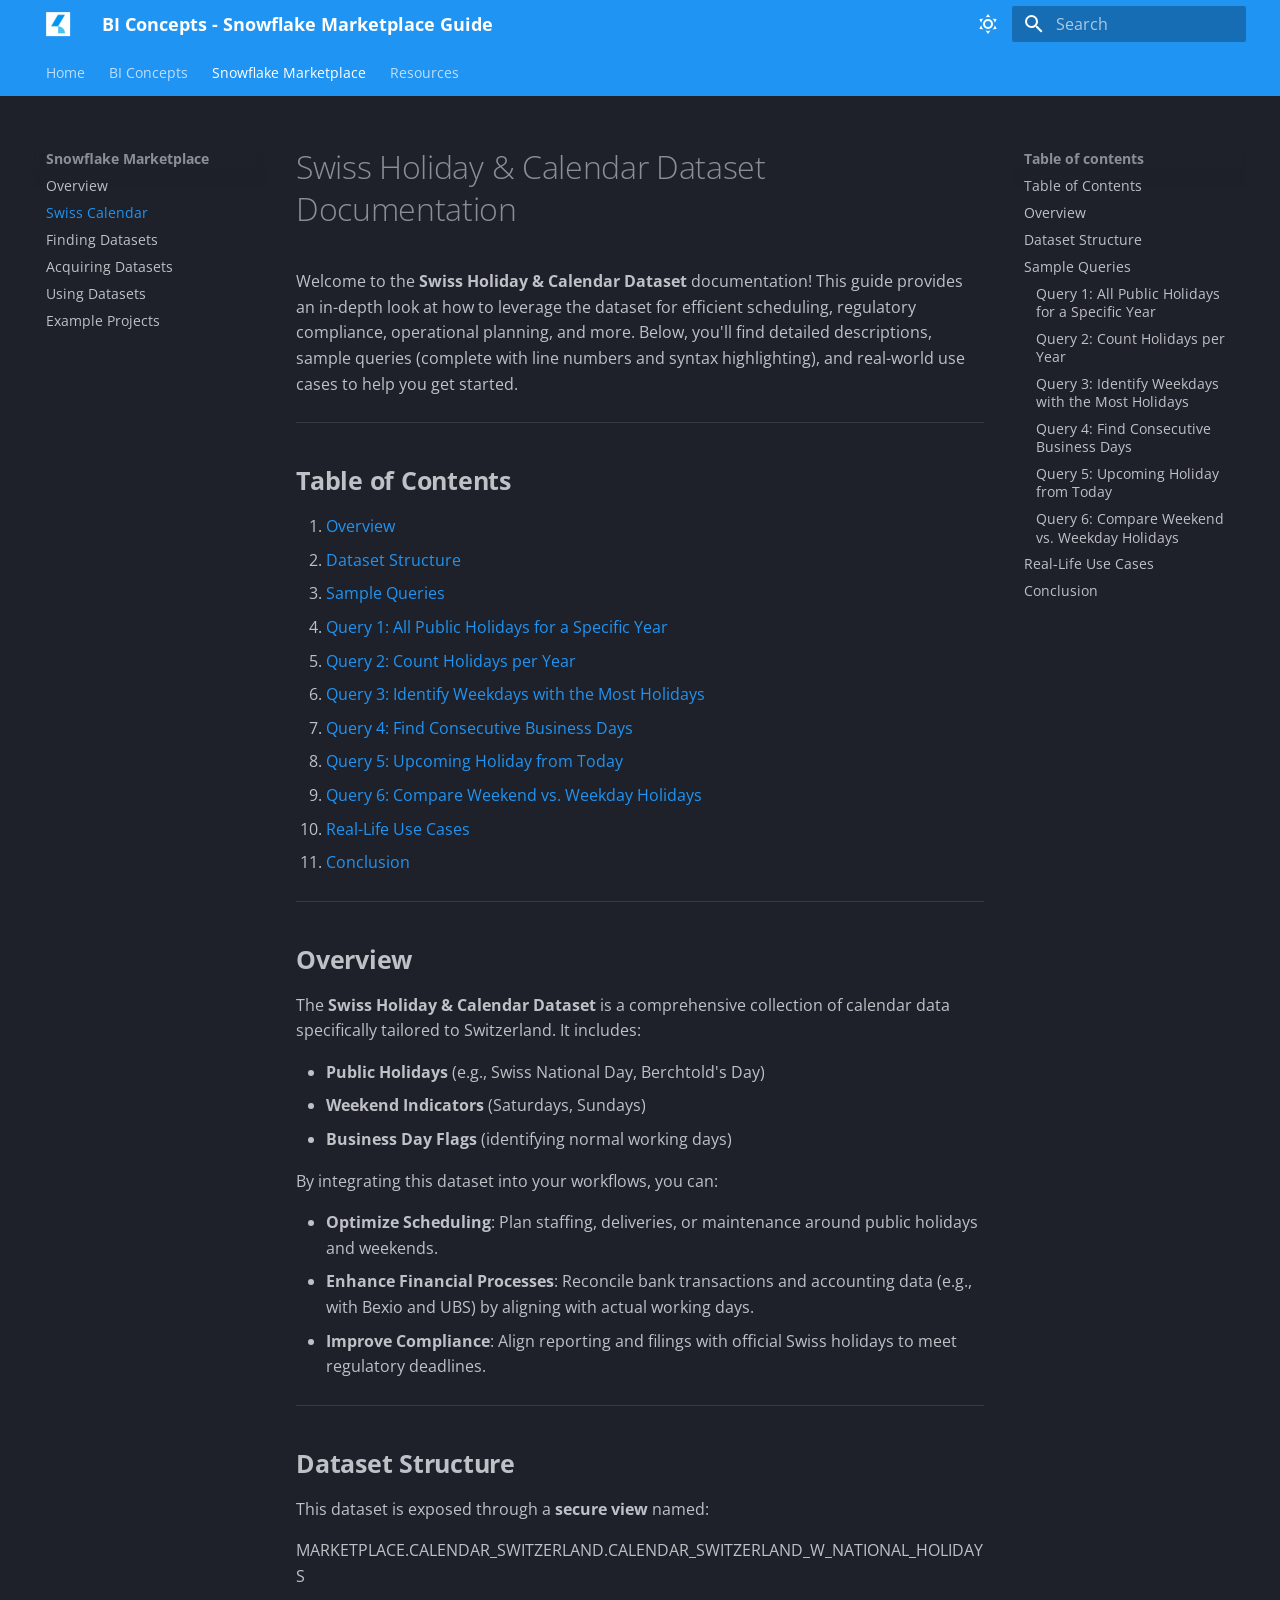
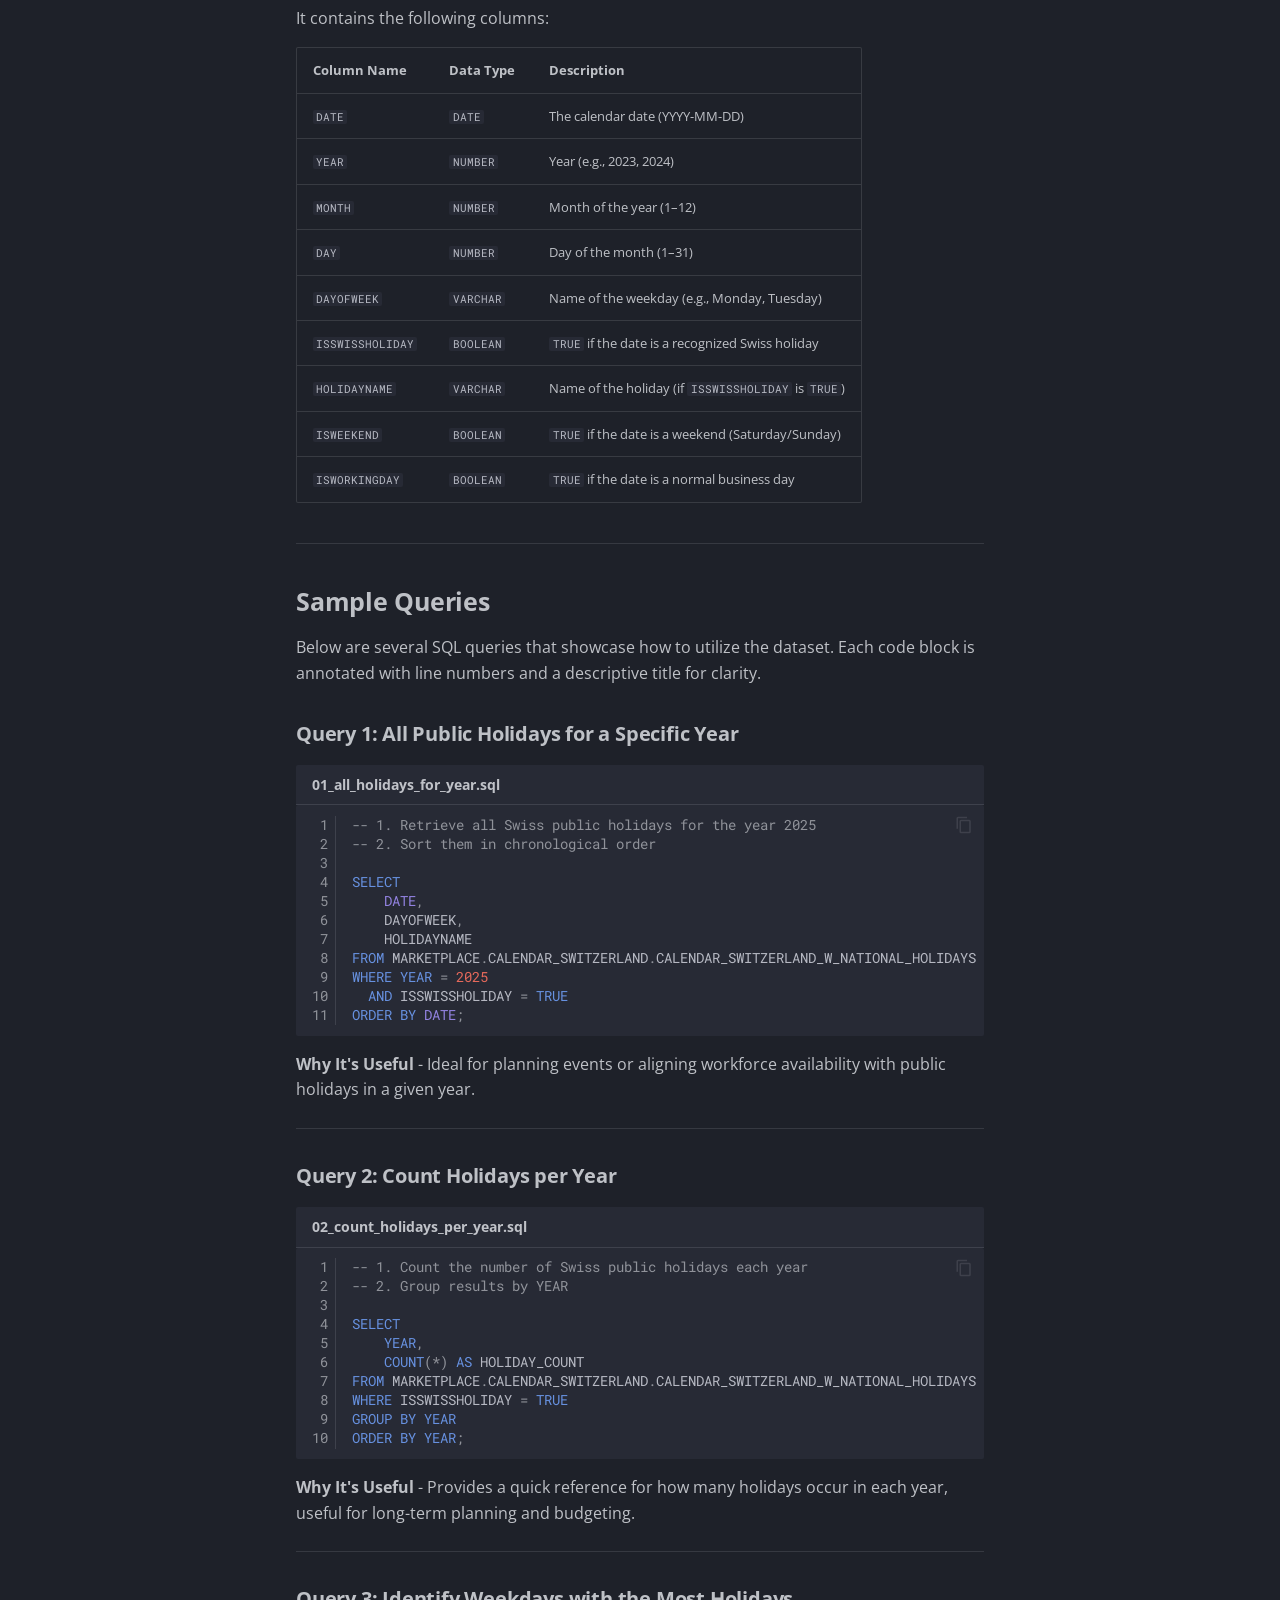
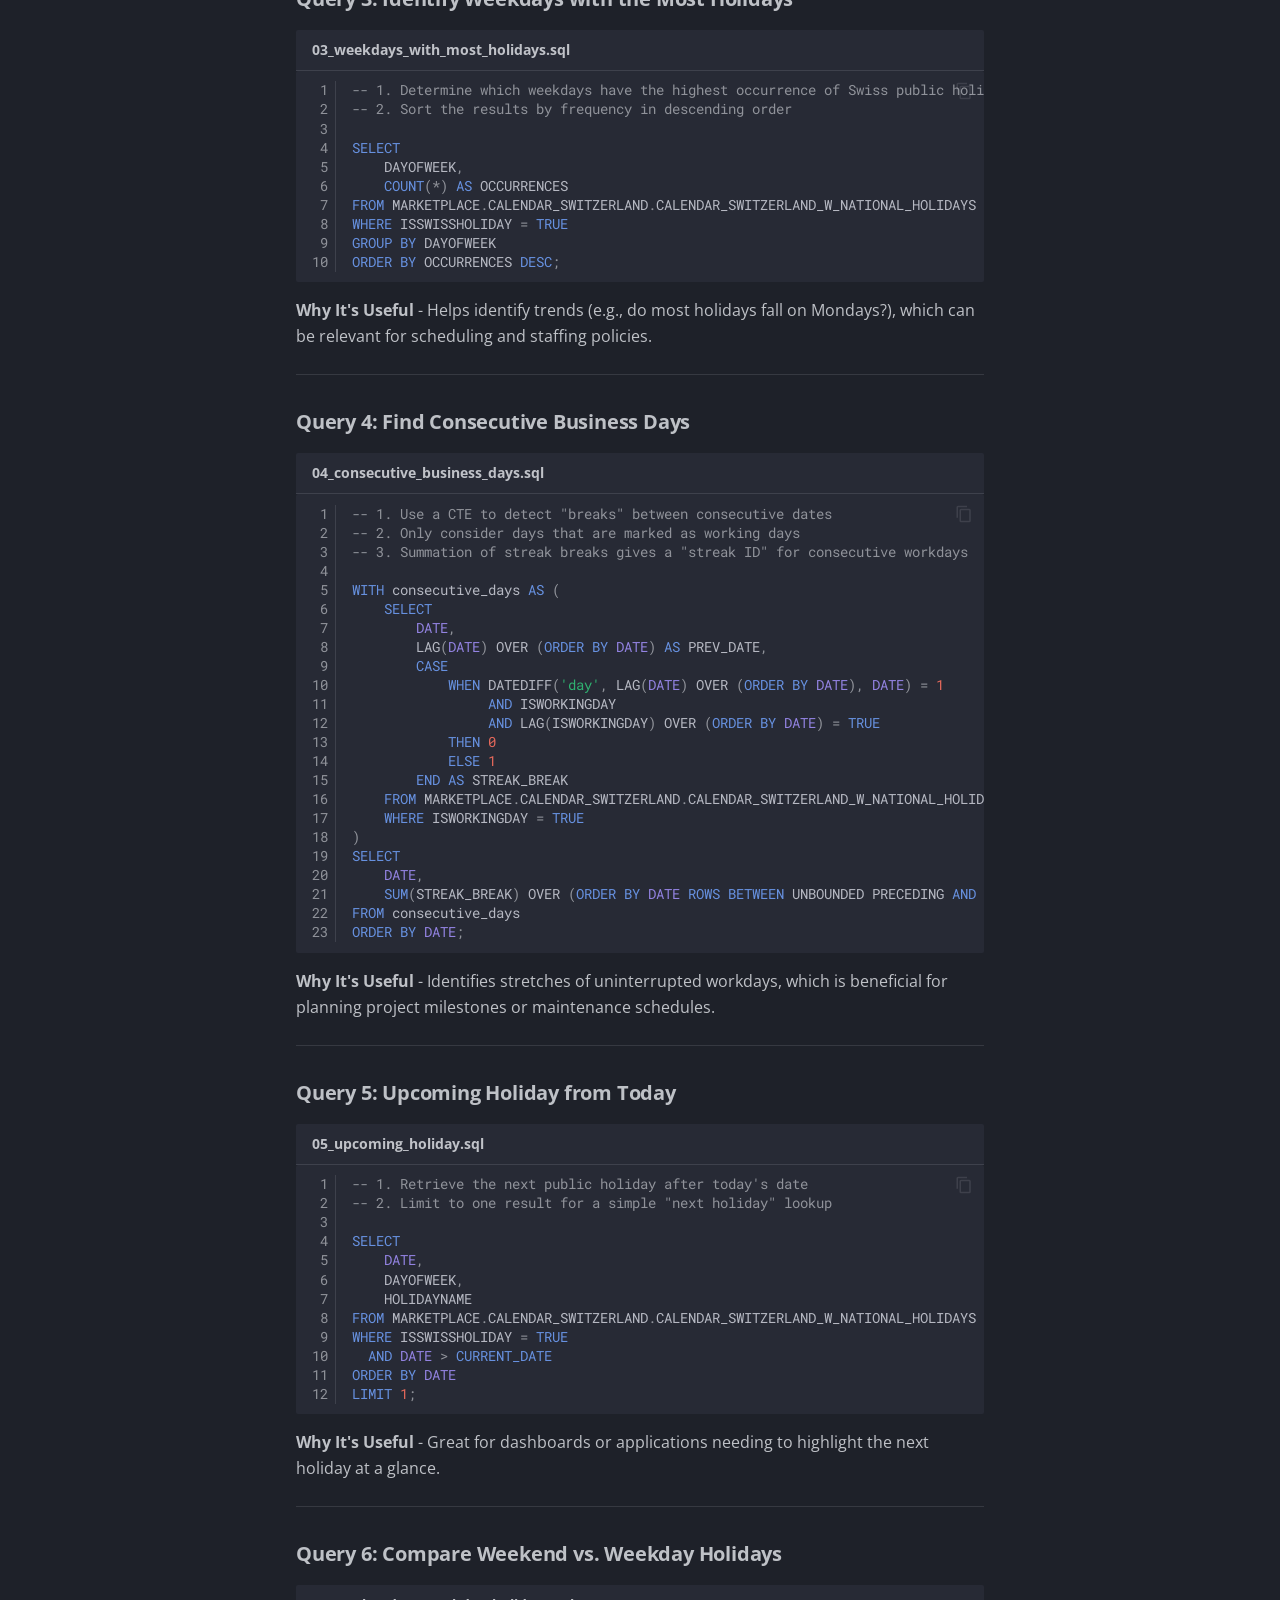
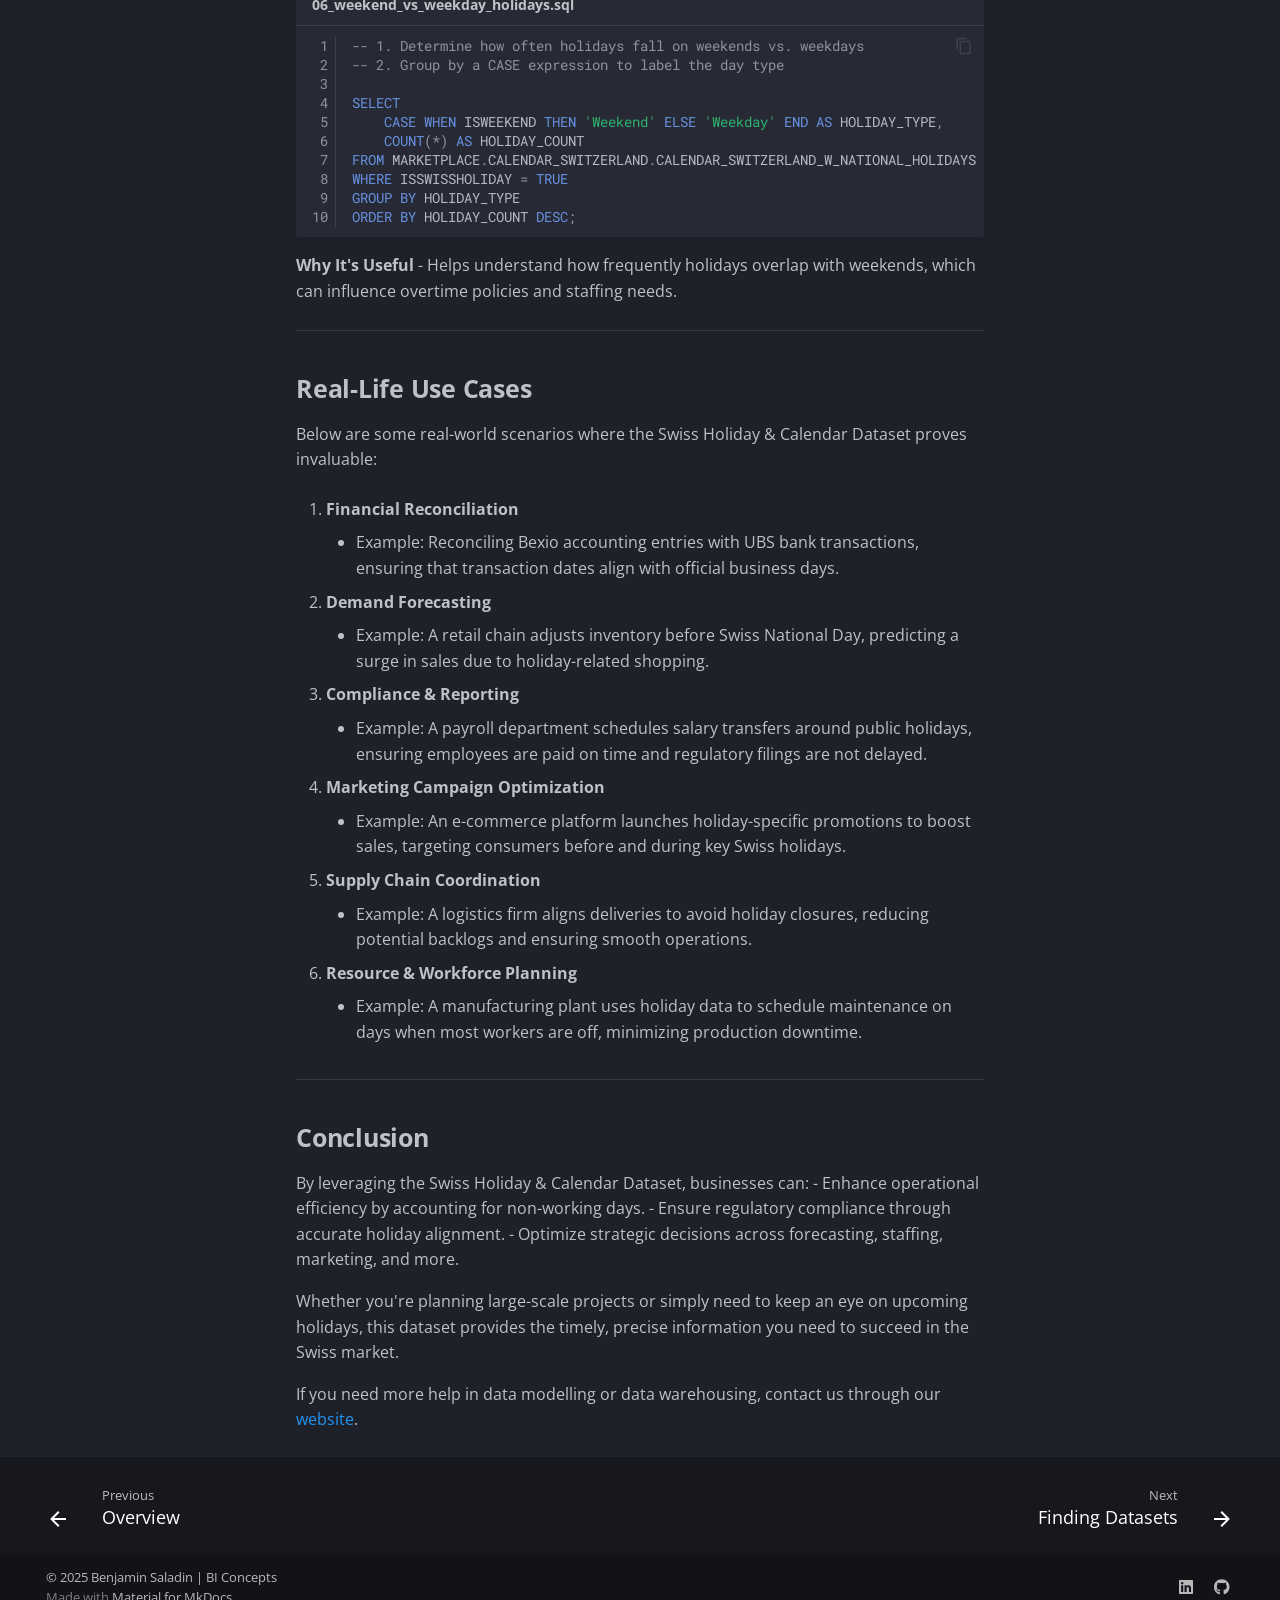
<file: marketplace/swiss-calendar/index.html>
<!doctype html>
<html lang="en" class="no-js">
  <head>
    
      <meta charset="utf-8">
      <meta name="viewport" content="width=device-width,initial-scale=1">
      
      
      
        <link rel="canonical" href="https://svc-bi-concepts.github.io/bi-concepts-snowflake/marketplace/swiss-calendar/">
      
      
        <link rel="prev" href="../overview/">
      
      
        <link rel="next" href="../finding-datasets/">
      
      
      <link rel="icon" href="../../assets/images/favicon.ico">
      <meta name="generator" content="mkdocs-1.6.1, mkdocs-material-9.6.9">
    
    
      
        <title>Swiss Calendar - BI Concepts - Snowflake Marketplace Guide</title>
      
    
    
      <link rel="stylesheet" href="../../assets/stylesheets/main.4af4bdda.min.css">
      
        
        <link rel="stylesheet" href="../../assets/stylesheets/palette.06af60db.min.css">
      
      


    
    
      
    
    
      
        
        
        <link rel="preconnect" href="https://fonts.gstatic.com" crossorigin>
        <link rel="stylesheet" href="https://fonts.googleapis.com/css?family=Open+Sans:300,300i,400,400i,700,700i%7CRoboto+Mono:400,400i,700,700i&display=fallback">
        <style>:root{--md-text-font:"Open Sans";--md-code-font:"Roboto Mono"}</style>
      
    
    
      <link rel="stylesheet" href="../../stylesheets/extra.css">
    
    <script>__md_scope=new URL("../..",location),__md_hash=e=>[...e].reduce(((e,_)=>(e<<5)-e+_.charCodeAt(0)),0),__md_get=(e,_=localStorage,t=__md_scope)=>JSON.parse(_.getItem(t.pathname+"."+e)),__md_set=(e,_,t=localStorage,a=__md_scope)=>{try{t.setItem(a.pathname+"."+e,JSON.stringify(_))}catch(e){}}</script>
    
      

    
    
    
  </head>
  
  
    
    
      
    
    
    
    
    <body dir="ltr" data-md-color-scheme="slate" data-md-color-primary="blue" data-md-color-accent="deep-blue">
  
    
    <input class="md-toggle" data-md-toggle="drawer" type="checkbox" id="__drawer" autocomplete="off">
    <input class="md-toggle" data-md-toggle="search" type="checkbox" id="__search" autocomplete="off">
    <label class="md-overlay" for="__drawer"></label>
    <div data-md-component="skip">
      
        
        <a href="#swiss-holiday-calendar-dataset-documentation" class="md-skip">
          Skip to content
        </a>
      
    </div>
    <div data-md-component="announce">
      
    </div>
    
    
      

<header class="md-header" data-md-component="header">
  <nav class="md-header__inner md-grid" aria-label="Header">
    <a href="../.." title="BI Concepts - Snowflake Marketplace Guide" class="md-header__button md-logo" aria-label="BI Concepts - Snowflake Marketplace Guide" data-md-component="logo">
      
  <img src="../../assets/images/BI_Concepts_logo_graphic_color.png" alt="logo">

    </a>
    <label class="md-header__button md-icon" for="__drawer">
      
      <svg xmlns="http://www.w3.org/2000/svg" viewBox="0 0 24 24"><path d="M3 6h18v2H3zm0 5h18v2H3zm0 5h18v2H3z"/></svg>
    </label>
    <div class="md-header__title" data-md-component="header-title">
      <div class="md-header__ellipsis">
        <div class="md-header__topic">
          <span class="md-ellipsis">
            BI Concepts - Snowflake Marketplace Guide
          </span>
        </div>
        <div class="md-header__topic" data-md-component="header-topic">
          <span class="md-ellipsis">
            
              Swiss Calendar
            
          </span>
        </div>
      </div>
    </div>
    
      
        <form class="md-header__option" data-md-component="palette">
  
    
    
    
    <input class="md-option" data-md-color-media="" data-md-color-scheme="slate" data-md-color-primary="blue" data-md-color-accent="deep-blue"  aria-label="Dark mode"  type="radio" name="__palette" id="__palette_0">
    
      <label class="md-header__button md-icon" title="Dark mode" for="__palette_1" hidden>
        <svg xmlns="http://www.w3.org/2000/svg" viewBox="0 0 24 24"><path d="M12 7a5 5 0 0 1 5 5 5 5 0 0 1-5 5 5 5 0 0 1-5-5 5 5 0 0 1 5-5m0 2a3 3 0 0 0-3 3 3 3 0 0 0 3 3 3 3 0 0 0 3-3 3 3 0 0 0-3-3m0-7 2.39 3.42C13.65 5.15 12.84 5 12 5s-1.65.15-2.39.42zM3.34 7l4.16-.35A7.2 7.2 0 0 0 5.94 8.5c-.44.74-.69 1.5-.83 2.29zm.02 10 1.76-3.77a7.131 7.131 0 0 0 2.38 4.14zM20.65 7l-1.77 3.79a7.02 7.02 0 0 0-2.38-4.15zm-.01 10-4.14.36c.59-.51 1.12-1.14 1.54-1.86.42-.73.69-1.5.83-2.29zM12 22l-2.41-3.44c.74.27 1.55.44 2.41.44.82 0 1.63-.17 2.37-.44z"/></svg>
      </label>
    
  
    
    
    
    <input class="md-option" data-md-color-media="" data-md-color-scheme="default" data-md-color-primary="blue" data-md-color-accent="deep-orange"  aria-label="Light mode"  type="radio" name="__palette" id="__palette_1">
    
      <label class="md-header__button md-icon" title="Light mode" for="__palette_0" hidden>
        <svg xmlns="http://www.w3.org/2000/svg" viewBox="0 0 24 24"><path d="m17.75 4.09-2.53 1.94.91 3.06-2.63-1.81-2.63 1.81.91-3.06-2.53-1.94L12.44 4l1.06-3 1.06 3zm3.5 6.91-1.64 1.25.59 1.98-1.7-1.17-1.7 1.17.59-1.98L15.75 11l2.06-.05L18.5 9l.69 1.95zm-2.28 4.95c.83-.08 1.72 1.1 1.19 1.85-.32.45-.66.87-1.08 1.27C15.17 23 8.84 23 4.94 19.07c-3.91-3.9-3.91-10.24 0-14.14.4-.4.82-.76 1.27-1.08.75-.53 1.93.36 1.85 1.19-.27 2.86.69 5.83 2.89 8.02a9.96 9.96 0 0 0 8.02 2.89m-1.64 2.02a12.08 12.08 0 0 1-7.8-3.47c-2.17-2.19-3.33-5-3.49-7.82-2.81 3.14-2.7 7.96.31 10.98 3.02 3.01 7.84 3.12 10.98.31"/></svg>
      </label>
    
  
</form>
      
    
    
      <script>var palette=__md_get("__palette");if(palette&&palette.color){if("(prefers-color-scheme)"===palette.color.media){var media=matchMedia("(prefers-color-scheme: light)"),input=document.querySelector(media.matches?"[data-md-color-media='(prefers-color-scheme: light)']":"[data-md-color-media='(prefers-color-scheme: dark)']");palette.color.media=input.getAttribute("data-md-color-media"),palette.color.scheme=input.getAttribute("data-md-color-scheme"),palette.color.primary=input.getAttribute("data-md-color-primary"),palette.color.accent=input.getAttribute("data-md-color-accent")}for(var[key,value]of Object.entries(palette.color))document.body.setAttribute("data-md-color-"+key,value)}</script>
    
    
    
      <label class="md-header__button md-icon" for="__search">
        
        <svg xmlns="http://www.w3.org/2000/svg" viewBox="0 0 24 24"><path d="M9.5 3A6.5 6.5 0 0 1 16 9.5c0 1.61-.59 3.09-1.56 4.23l.27.27h.79l5 5-1.5 1.5-5-5v-.79l-.27-.27A6.52 6.52 0 0 1 9.5 16 6.5 6.5 0 0 1 3 9.5 6.5 6.5 0 0 1 9.5 3m0 2C7 5 5 7 5 9.5S7 14 9.5 14 14 12 14 9.5 12 5 9.5 5"/></svg>
      </label>
      <div class="md-search" data-md-component="search" role="dialog">
  <label class="md-search__overlay" for="__search"></label>
  <div class="md-search__inner" role="search">
    <form class="md-search__form" name="search">
      <input type="text" class="md-search__input" name="query" aria-label="Search" placeholder="Search" autocapitalize="off" autocorrect="off" autocomplete="off" spellcheck="false" data-md-component="search-query" required>
      <label class="md-search__icon md-icon" for="__search">
        
        <svg xmlns="http://www.w3.org/2000/svg" viewBox="0 0 24 24"><path d="M9.5 3A6.5 6.5 0 0 1 16 9.5c0 1.61-.59 3.09-1.56 4.23l.27.27h.79l5 5-1.5 1.5-5-5v-.79l-.27-.27A6.52 6.52 0 0 1 9.5 16 6.5 6.5 0 0 1 3 9.5 6.5 6.5 0 0 1 9.5 3m0 2C7 5 5 7 5 9.5S7 14 9.5 14 14 12 14 9.5 12 5 9.5 5"/></svg>
        
        <svg xmlns="http://www.w3.org/2000/svg" viewBox="0 0 24 24"><path d="M20 11v2H8l5.5 5.5-1.42 1.42L4.16 12l7.92-7.92L13.5 5.5 8 11z"/></svg>
      </label>
      <nav class="md-search__options" aria-label="Search">
        
          <a href="javascript:void(0)" class="md-search__icon md-icon" title="Share" aria-label="Share" data-clipboard data-clipboard-text="" data-md-component="search-share" tabindex="-1">
            
            <svg xmlns="http://www.w3.org/2000/svg" viewBox="0 0 24 24"><path d="M18 16.08c-.76 0-1.44.3-1.96.77L8.91 12.7c.05-.23.09-.46.09-.7s-.04-.47-.09-.7l7.05-4.11c.54.5 1.25.81 2.04.81a3 3 0 0 0 3-3 3 3 0 0 0-3-3 3 3 0 0 0-3 3c0 .24.04.47.09.7L8.04 9.81C7.5 9.31 6.79 9 6 9a3 3 0 0 0-3 3 3 3 0 0 0 3 3c.79 0 1.5-.31 2.04-.81l7.12 4.15c-.05.21-.08.43-.08.66 0 1.61 1.31 2.91 2.92 2.91s2.92-1.3 2.92-2.91A2.92 2.92 0 0 0 18 16.08"/></svg>
          </a>
        
        <button type="reset" class="md-search__icon md-icon" title="Clear" aria-label="Clear" tabindex="-1">
          
          <svg xmlns="http://www.w3.org/2000/svg" viewBox="0 0 24 24"><path d="M19 6.41 17.59 5 12 10.59 6.41 5 5 6.41 10.59 12 5 17.59 6.41 19 12 13.41 17.59 19 19 17.59 13.41 12z"/></svg>
        </button>
      </nav>
      
        <div class="md-search__suggest" data-md-component="search-suggest"></div>
      
    </form>
    <div class="md-search__output">
      <div class="md-search__scrollwrap" tabindex="0" data-md-scrollfix>
        <div class="md-search-result" data-md-component="search-result">
          <div class="md-search-result__meta">
            Initializing search
          </div>
          <ol class="md-search-result__list" role="presentation"></ol>
        </div>
      </div>
    </div>
  </div>
</div>
    
    
  </nav>
  
</header>
    
    <div class="md-container" data-md-component="container">
      
      
        
          
            
<nav class="md-tabs" aria-label="Tabs" data-md-component="tabs">
  <div class="md-grid">
    <ul class="md-tabs__list">
      
        
  
  
  
    <li class="md-tabs__item">
      <a href="../.." class="md-tabs__link">
        
  
    
  
  Home

      </a>
    </li>
  

      
        
  
  
  
    
    
      <li class="md-tabs__item">
        <a href="../../bi-concepts/introduction/" class="md-tabs__link">
          
  
    
  
  BI Concepts

        </a>
      </li>
    
  

      
        
  
  
    
  
  
    
    
      <li class="md-tabs__item md-tabs__item--active">
        <a href="../overview/" class="md-tabs__link">
          
  
    
  
  Snowflake Marketplace

        </a>
      </li>
    
  

      
        
  
  
  
    <li class="md-tabs__item">
      <a href="../../resources/" class="md-tabs__link">
        
  
    
  
  Resources

      </a>
    </li>
  

      
    </ul>
  </div>
</nav>
          
        
      
      <main class="md-main" data-md-component="main">
        <div class="md-main__inner md-grid">
          
            
              
              <div class="md-sidebar md-sidebar--primary" data-md-component="sidebar" data-md-type="navigation" >
                <div class="md-sidebar__scrollwrap">
                  <div class="md-sidebar__inner">
                    


  


<nav class="md-nav md-nav--primary md-nav--lifted" aria-label="Navigation" data-md-level="0">
  <label class="md-nav__title" for="__drawer">
    <a href="../.." title="BI Concepts - Snowflake Marketplace Guide" class="md-nav__button md-logo" aria-label="BI Concepts - Snowflake Marketplace Guide" data-md-component="logo">
      
  <img src="../../assets/images/BI_Concepts_logo_graphic_color.png" alt="logo">

    </a>
    BI Concepts - Snowflake Marketplace Guide
  </label>
  
  <ul class="md-nav__list" data-md-scrollfix>
    
      
      
  
  
  
  
    <li class="md-nav__item">
      <a href="../.." class="md-nav__link">
        
  
  <span class="md-ellipsis">
    Home
    
  </span>
  

      </a>
    </li>
  

    
      
      
  
  
  
  
    
    
      
        
      
        
      
        
      
        
      
    
    
      
      
        
      
    
    
    <li class="md-nav__item md-nav__item--nested">
      
        
        
        <input class="md-nav__toggle md-toggle " type="checkbox" id="__nav_2" >
        
          
          <label class="md-nav__link" for="__nav_2" id="__nav_2_label" tabindex="0">
            
  
  <span class="md-ellipsis">
    BI Concepts
    
  </span>
  

            <span class="md-nav__icon md-icon"></span>
          </label>
        
        <nav class="md-nav" data-md-level="1" aria-labelledby="__nav_2_label" aria-expanded="false">
          <label class="md-nav__title" for="__nav_2">
            <span class="md-nav__icon md-icon"></span>
            BI Concepts
          </label>
          <ul class="md-nav__list" data-md-scrollfix>
            
              
                
  
  
  
  
    <li class="md-nav__item">
      <a href="../../bi-concepts/introduction/" class="md-nav__link">
        
  
  <span class="md-ellipsis">
    Introduction
    
  </span>
  

      </a>
    </li>
  

              
            
              
                
  
  
  
  
    <li class="md-nav__item">
      <a href="../../bi-concepts/data-modeling/" class="md-nav__link">
        
  
  <span class="md-ellipsis">
    Data Modeling
    
  </span>
  

      </a>
    </li>
  

              
            
              
                
  
  
  
  
    <li class="md-nav__item">
      <a href="../../bi-concepts/data-visualization/" class="md-nav__link">
        
  
  <span class="md-ellipsis">
    Data Visualization
    
  </span>
  

      </a>
    </li>
  

              
            
              
                
  
  
  
  
    <li class="md-nav__item">
      <a href="../../bi-concepts/performance/" class="md-nav__link">
        
  
  <span class="md-ellipsis">
    Performance Optimization
    
  </span>
  

      </a>
    </li>
  

              
            
          </ul>
        </nav>
      
    </li>
  

    
      
      
  
  
    
  
  
  
    
    
      
        
      
        
      
        
      
        
      
        
      
        
      
    
    
      
        
        
      
      
        
      
    
    
    <li class="md-nav__item md-nav__item--active md-nav__item--section md-nav__item--nested">
      
        
        
        <input class="md-nav__toggle md-toggle " type="checkbox" id="__nav_3" checked>
        
          
          <label class="md-nav__link" for="__nav_3" id="__nav_3_label" tabindex="">
            
  
  <span class="md-ellipsis">
    Snowflake Marketplace
    
  </span>
  

            <span class="md-nav__icon md-icon"></span>
          </label>
        
        <nav class="md-nav" data-md-level="1" aria-labelledby="__nav_3_label" aria-expanded="true">
          <label class="md-nav__title" for="__nav_3">
            <span class="md-nav__icon md-icon"></span>
            Snowflake Marketplace
          </label>
          <ul class="md-nav__list" data-md-scrollfix>
            
              
                
  
  
  
  
    <li class="md-nav__item">
      <a href="../overview/" class="md-nav__link">
        
  
  <span class="md-ellipsis">
    Overview
    
  </span>
  

      </a>
    </li>
  

              
            
              
                
  
  
    
  
  
  
    <li class="md-nav__item md-nav__item--active">
      
      <input class="md-nav__toggle md-toggle" type="checkbox" id="__toc">
      
      
        
      
      
        <label class="md-nav__link md-nav__link--active" for="__toc">
          
  
  <span class="md-ellipsis">
    Swiss Calendar
    
  </span>
  

          <span class="md-nav__icon md-icon"></span>
        </label>
      
      <a href="./" class="md-nav__link md-nav__link--active">
        
  
  <span class="md-ellipsis">
    Swiss Calendar
    
  </span>
  

      </a>
      
        

<nav class="md-nav md-nav--secondary" aria-label="Table of contents">
  
  
  
    
  
  
    <label class="md-nav__title" for="__toc">
      <span class="md-nav__icon md-icon"></span>
      Table of contents
    </label>
    <ul class="md-nav__list" data-md-component="toc" data-md-scrollfix>
      
        <li class="md-nav__item">
  <a href="#table-of-contents" class="md-nav__link">
    <span class="md-ellipsis">
      Table of Contents
    </span>
  </a>
  
</li>
      
        <li class="md-nav__item">
  <a href="#overview" class="md-nav__link">
    <span class="md-ellipsis">
      Overview
    </span>
  </a>
  
</li>
      
        <li class="md-nav__item">
  <a href="#dataset-structure" class="md-nav__link">
    <span class="md-ellipsis">
      Dataset Structure
    </span>
  </a>
  
</li>
      
        <li class="md-nav__item">
  <a href="#sample-queries" class="md-nav__link">
    <span class="md-ellipsis">
      Sample Queries
    </span>
  </a>
  
    <nav class="md-nav" aria-label="Sample Queries">
      <ul class="md-nav__list">
        
          <li class="md-nav__item">
  <a href="#query-1-all-public-holidays-for-a-specific-year" class="md-nav__link">
    <span class="md-ellipsis">
      Query 1: All Public Holidays for a Specific Year
    </span>
  </a>
  
</li>
        
          <li class="md-nav__item">
  <a href="#query-2-count-holidays-per-year" class="md-nav__link">
    <span class="md-ellipsis">
      Query 2: Count Holidays per Year
    </span>
  </a>
  
</li>
        
          <li class="md-nav__item">
  <a href="#query-3-identify-weekdays-with-the-most-holidays" class="md-nav__link">
    <span class="md-ellipsis">
      Query 3: Identify Weekdays with the Most Holidays
    </span>
  </a>
  
</li>
        
          <li class="md-nav__item">
  <a href="#query-4-find-consecutive-business-days" class="md-nav__link">
    <span class="md-ellipsis">
      Query 4: Find Consecutive Business Days
    </span>
  </a>
  
</li>
        
          <li class="md-nav__item">
  <a href="#query-5-upcoming-holiday-from-today" class="md-nav__link">
    <span class="md-ellipsis">
      Query 5: Upcoming Holiday from Today
    </span>
  </a>
  
</li>
        
          <li class="md-nav__item">
  <a href="#query-6-compare-weekend-vs-weekday-holidays" class="md-nav__link">
    <span class="md-ellipsis">
      Query 6: Compare Weekend vs. Weekday Holidays
    </span>
  </a>
  
</li>
        
      </ul>
    </nav>
  
</li>
      
        <li class="md-nav__item">
  <a href="#real-life-use-cases" class="md-nav__link">
    <span class="md-ellipsis">
      Real-Life Use Cases
    </span>
  </a>
  
</li>
      
        <li class="md-nav__item">
  <a href="#conclusion" class="md-nav__link">
    <span class="md-ellipsis">
      Conclusion
    </span>
  </a>
  
</li>
      
    </ul>
  
</nav>
      
    </li>
  

              
            
              
                
  
  
  
  
    <li class="md-nav__item">
      <a href="../finding-datasets/" class="md-nav__link">
        
  
  <span class="md-ellipsis">
    Finding Datasets
    
  </span>
  

      </a>
    </li>
  

              
            
              
                
  
  
  
  
    <li class="md-nav__item">
      <a href="../acquiring-datasets/" class="md-nav__link">
        
  
  <span class="md-ellipsis">
    Acquiring Datasets
    
  </span>
  

      </a>
    </li>
  

              
            
              
                
  
  
  
  
    <li class="md-nav__item">
      <a href="../using-datasets/" class="md-nav__link">
        
  
  <span class="md-ellipsis">
    Using Datasets
    
  </span>
  

      </a>
    </li>
  

              
            
              
                
  
  
  
  
    <li class="md-nav__item">
      <a href="../example-projects/" class="md-nav__link">
        
  
  <span class="md-ellipsis">
    Example Projects
    
  </span>
  

      </a>
    </li>
  

              
            
          </ul>
        </nav>
      
    </li>
  

    
      
      
  
  
  
  
    <li class="md-nav__item">
      <a href="../../resources/" class="md-nav__link">
        
  
  <span class="md-ellipsis">
    Resources
    
  </span>
  

      </a>
    </li>
  

    
  </ul>
</nav>
                  </div>
                </div>
              </div>
            
            
              
              <div class="md-sidebar md-sidebar--secondary" data-md-component="sidebar" data-md-type="toc" >
                <div class="md-sidebar__scrollwrap">
                  <div class="md-sidebar__inner">
                    

<nav class="md-nav md-nav--secondary" aria-label="Table of contents">
  
  
  
    
  
  
    <label class="md-nav__title" for="__toc">
      <span class="md-nav__icon md-icon"></span>
      Table of contents
    </label>
    <ul class="md-nav__list" data-md-component="toc" data-md-scrollfix>
      
        <li class="md-nav__item">
  <a href="#table-of-contents" class="md-nav__link">
    <span class="md-ellipsis">
      Table of Contents
    </span>
  </a>
  
</li>
      
        <li class="md-nav__item">
  <a href="#overview" class="md-nav__link">
    <span class="md-ellipsis">
      Overview
    </span>
  </a>
  
</li>
      
        <li class="md-nav__item">
  <a href="#dataset-structure" class="md-nav__link">
    <span class="md-ellipsis">
      Dataset Structure
    </span>
  </a>
  
</li>
      
        <li class="md-nav__item">
  <a href="#sample-queries" class="md-nav__link">
    <span class="md-ellipsis">
      Sample Queries
    </span>
  </a>
  
    <nav class="md-nav" aria-label="Sample Queries">
      <ul class="md-nav__list">
        
          <li class="md-nav__item">
  <a href="#query-1-all-public-holidays-for-a-specific-year" class="md-nav__link">
    <span class="md-ellipsis">
      Query 1: All Public Holidays for a Specific Year
    </span>
  </a>
  
</li>
        
          <li class="md-nav__item">
  <a href="#query-2-count-holidays-per-year" class="md-nav__link">
    <span class="md-ellipsis">
      Query 2: Count Holidays per Year
    </span>
  </a>
  
</li>
        
          <li class="md-nav__item">
  <a href="#query-3-identify-weekdays-with-the-most-holidays" class="md-nav__link">
    <span class="md-ellipsis">
      Query 3: Identify Weekdays with the Most Holidays
    </span>
  </a>
  
</li>
        
          <li class="md-nav__item">
  <a href="#query-4-find-consecutive-business-days" class="md-nav__link">
    <span class="md-ellipsis">
      Query 4: Find Consecutive Business Days
    </span>
  </a>
  
</li>
        
          <li class="md-nav__item">
  <a href="#query-5-upcoming-holiday-from-today" class="md-nav__link">
    <span class="md-ellipsis">
      Query 5: Upcoming Holiday from Today
    </span>
  </a>
  
</li>
        
          <li class="md-nav__item">
  <a href="#query-6-compare-weekend-vs-weekday-holidays" class="md-nav__link">
    <span class="md-ellipsis">
      Query 6: Compare Weekend vs. Weekday Holidays
    </span>
  </a>
  
</li>
        
      </ul>
    </nav>
  
</li>
      
        <li class="md-nav__item">
  <a href="#real-life-use-cases" class="md-nav__link">
    <span class="md-ellipsis">
      Real-Life Use Cases
    </span>
  </a>
  
</li>
      
        <li class="md-nav__item">
  <a href="#conclusion" class="md-nav__link">
    <span class="md-ellipsis">
      Conclusion
    </span>
  </a>
  
</li>
      
    </ul>
  
</nav>
                  </div>
                </div>
              </div>
            
          
          
            <div class="md-content" data-md-component="content">
              <article class="md-content__inner md-typeset">
                
                  



<h1 id="swiss-holiday-calendar-dataset-documentation">Swiss Holiday &amp; Calendar Dataset Documentation</h1>
<p>Welcome to the <strong>Swiss Holiday &amp; Calendar Dataset</strong> documentation! This guide provides an in-depth look at how to leverage the dataset for efficient scheduling, regulatory compliance, operational planning, and more. Below, you'll find detailed descriptions, sample queries (complete with line numbers and syntax highlighting), and real-world use cases to help you get started.</p>
<hr />
<h2 id="table-of-contents"><strong>Table of Contents</strong></h2>
<ol>
<li><a href="#overview">Overview</a></li>
<li><a href="#dataset-structure">Dataset Structure</a></li>
<li><a href="#sample-queries">Sample Queries</a></li>
<li><a href="#query-1-all-public-holidays-for-a-specific-year">Query 1: All Public Holidays for a Specific Year</a></li>
<li><a href="#query-2-count-holidays-per-year">Query 2: Count Holidays per Year</a></li>
<li><a href="#query-3-identify-weekdays-with-the-most-holidays">Query 3: Identify Weekdays with the Most Holidays</a></li>
<li><a href="#query-4-find-consecutive-business-days">Query 4: Find Consecutive Business Days</a></li>
<li><a href="#query-5-upcoming-holiday-from-today">Query 5: Upcoming Holiday from Today</a></li>
<li><a href="#query-6-compare-weekend-vs-weekday-holidays">Query 6: Compare Weekend vs. Weekday Holidays</a></li>
<li><a href="#real-life-use-cases">Real-Life Use Cases</a></li>
<li><a href="#conclusion">Conclusion</a></li>
</ol>
<hr />
<h2 id="overview"><strong>Overview</strong></h2>
<p>The <strong>Swiss Holiday &amp; Calendar Dataset</strong> is a comprehensive collection of calendar data specifically tailored to Switzerland. It includes:</p>
<ul>
<li><strong>Public Holidays</strong> (e.g., Swiss National Day, Berchtold's Day)  </li>
<li><strong>Weekend Indicators</strong> (Saturdays, Sundays)  </li>
<li><strong>Business Day Flags</strong> (identifying normal working days)  </li>
</ul>
<p>By integrating this dataset into your workflows, you can:</p>
<ul>
<li><strong>Optimize Scheduling</strong>: Plan staffing, deliveries, or maintenance around public holidays and weekends.  </li>
<li><strong>Enhance Financial Processes</strong>: Reconcile bank transactions and accounting data (e.g., with Bexio and UBS) by aligning with actual working days.  </li>
<li><strong>Improve Compliance</strong>: Align reporting and filings with official Swiss holidays to meet regulatory deadlines.  </li>
</ul>
<hr />
<h2 id="dataset-structure"><strong>Dataset Structure</strong></h2>
<p>This dataset is exposed through a <strong>secure view</strong> named:</p>
<p>MARKETPLACE.CALENDAR_SWITZERLAND.CALENDAR_SWITZERLAND_W_NATIONAL_HOLIDAYS</p>
<p>It contains the following columns:</p>
<table>
<thead>
<tr>
<th><strong>Column Name</strong></th>
<th><strong>Data Type</strong></th>
<th><strong>Description</strong></th>
</tr>
</thead>
<tbody>
<tr>
<td><code>DATE</code></td>
<td><code>DATE</code></td>
<td>The calendar date (YYYY-MM-DD)</td>
</tr>
<tr>
<td><code>YEAR</code></td>
<td><code>NUMBER</code></td>
<td>Year (e.g., 2023, 2024)</td>
</tr>
<tr>
<td><code>MONTH</code></td>
<td><code>NUMBER</code></td>
<td>Month of the year (1–12)</td>
</tr>
<tr>
<td><code>DAY</code></td>
<td><code>NUMBER</code></td>
<td>Day of the month (1–31)</td>
</tr>
<tr>
<td><code>DAYOFWEEK</code></td>
<td><code>VARCHAR</code></td>
<td>Name of the weekday (e.g., Monday, Tuesday)</td>
</tr>
<tr>
<td><code>ISSWISSHOLIDAY</code></td>
<td><code>BOOLEAN</code></td>
<td><code>TRUE</code> if the date is a recognized Swiss holiday</td>
</tr>
<tr>
<td><code>HOLIDAYNAME</code></td>
<td><code>VARCHAR</code></td>
<td>Name of the holiday (if <code>ISSWISSHOLIDAY</code> is <code>TRUE</code>)</td>
</tr>
<tr>
<td><code>ISWEEKEND</code></td>
<td><code>BOOLEAN</code></td>
<td><code>TRUE</code> if the date is a weekend (Saturday/Sunday)</td>
</tr>
<tr>
<td><code>ISWORKINGDAY</code></td>
<td><code>BOOLEAN</code></td>
<td><code>TRUE</code> if the date is a normal business day</td>
</tr>
</tbody>
</table>
<hr />
<h2 id="sample-queries"><strong>Sample Queries</strong></h2>
<p>Below are several SQL queries that showcase how to utilize the dataset. Each code block is annotated with line numbers and a descriptive title for clarity.</p>
<h3 id="query-1-all-public-holidays-for-a-specific-year"><strong>Query 1: All Public Holidays for a Specific Year</strong></h3>
<div class="highlight"><table class="highlighttable"><tr><th colspan="2" class="filename"><span class="filename">01_all_holidays_for_year.sql</span></th></tr><tr><td class="linenos"><div class="linenodiv"><pre><span></span><span class="normal"><a href="#__codelineno-0-1"> 1</a></span>
<span class="normal"><a href="#__codelineno-0-2"> 2</a></span>
<span class="normal"><a href="#__codelineno-0-3"> 3</a></span>
<span class="normal"><a href="#__codelineno-0-4"> 4</a></span>
<span class="normal"><a href="#__codelineno-0-5"> 5</a></span>
<span class="normal"><a href="#__codelineno-0-6"> 6</a></span>
<span class="normal"><a href="#__codelineno-0-7"> 7</a></span>
<span class="normal"><a href="#__codelineno-0-8"> 8</a></span>
<span class="normal"><a href="#__codelineno-0-9"> 9</a></span>
<span class="normal"><a href="#__codelineno-0-10">10</a></span>
<span class="normal"><a href="#__codelineno-0-11">11</a></span></pre></div></td><td class="code"><div><pre><span></span><code><a id="__codelineno-0-1" name="__codelineno-0-1"></a><span class="c1">-- 1. Retrieve all Swiss public holidays for the year 2025</span>
<a id="__codelineno-0-2" name="__codelineno-0-2"></a><span class="c1">-- 2. Sort them in chronological order</span>
<a id="__codelineno-0-3" name="__codelineno-0-3"></a>
<a id="__codelineno-0-4" name="__codelineno-0-4"></a><span class="k">SELECT</span>
<a id="__codelineno-0-5" name="__codelineno-0-5"></a><span class="w">    </span><span class="nb">DATE</span><span class="p">,</span>
<a id="__codelineno-0-6" name="__codelineno-0-6"></a><span class="w">    </span><span class="n">DAYOFWEEK</span><span class="p">,</span>
<a id="__codelineno-0-7" name="__codelineno-0-7"></a><span class="w">    </span><span class="n">HOLIDAYNAME</span>
<a id="__codelineno-0-8" name="__codelineno-0-8"></a><span class="k">FROM</span><span class="w"> </span><span class="n">MARKETPLACE</span><span class="p">.</span><span class="n">CALENDAR_SWITZERLAND</span><span class="p">.</span><span class="n">CALENDAR_SWITZERLAND_W_NATIONAL_HOLIDAYS</span>
<a id="__codelineno-0-9" name="__codelineno-0-9"></a><span class="k">WHERE</span><span class="w"> </span><span class="k">YEAR</span><span class="w"> </span><span class="o">=</span><span class="w"> </span><span class="mi">2025</span>
<a id="__codelineno-0-10" name="__codelineno-0-10"></a><span class="w">  </span><span class="k">AND</span><span class="w"> </span><span class="n">ISSWISSHOLIDAY</span><span class="w"> </span><span class="o">=</span><span class="w"> </span><span class="k">TRUE</span>
<a id="__codelineno-0-11" name="__codelineno-0-11"></a><span class="k">ORDER</span><span class="w"> </span><span class="k">BY</span><span class="w"> </span><span class="nb">DATE</span><span class="p">;</span>
</code></pre></div></td></tr></table></div>
<p><strong>Why It's Useful</strong>
- Ideal for planning events or aligning workforce availability with public holidays in a given year.</p>
<hr />
<h3 id="query-2-count-holidays-per-year"><strong>Query 2: Count Holidays per Year</strong></h3>
<div class="highlight"><table class="highlighttable"><tr><th colspan="2" class="filename"><span class="filename">02_count_holidays_per_year.sql</span></th></tr><tr><td class="linenos"><div class="linenodiv"><pre><span></span><span class="normal"><a href="#__codelineno-1-1"> 1</a></span>
<span class="normal"><a href="#__codelineno-1-2"> 2</a></span>
<span class="normal"><a href="#__codelineno-1-3"> 3</a></span>
<span class="normal"><a href="#__codelineno-1-4"> 4</a></span>
<span class="normal"><a href="#__codelineno-1-5"> 5</a></span>
<span class="normal"><a href="#__codelineno-1-6"> 6</a></span>
<span class="normal"><a href="#__codelineno-1-7"> 7</a></span>
<span class="normal"><a href="#__codelineno-1-8"> 8</a></span>
<span class="normal"><a href="#__codelineno-1-9"> 9</a></span>
<span class="normal"><a href="#__codelineno-1-10">10</a></span></pre></div></td><td class="code"><div><pre><span></span><code><a id="__codelineno-1-1" name="__codelineno-1-1"></a><span class="c1">-- 1. Count the number of Swiss public holidays each year</span>
<a id="__codelineno-1-2" name="__codelineno-1-2"></a><span class="c1">-- 2. Group results by YEAR</span>
<a id="__codelineno-1-3" name="__codelineno-1-3"></a>
<a id="__codelineno-1-4" name="__codelineno-1-4"></a><span class="k">SELECT</span>
<a id="__codelineno-1-5" name="__codelineno-1-5"></a><span class="w">    </span><span class="k">YEAR</span><span class="p">,</span>
<a id="__codelineno-1-6" name="__codelineno-1-6"></a><span class="w">    </span><span class="k">COUNT</span><span class="p">(</span><span class="o">*</span><span class="p">)</span><span class="w"> </span><span class="k">AS</span><span class="w"> </span><span class="n">HOLIDAY_COUNT</span>
<a id="__codelineno-1-7" name="__codelineno-1-7"></a><span class="k">FROM</span><span class="w"> </span><span class="n">MARKETPLACE</span><span class="p">.</span><span class="n">CALENDAR_SWITZERLAND</span><span class="p">.</span><span class="n">CALENDAR_SWITZERLAND_W_NATIONAL_HOLIDAYS</span>
<a id="__codelineno-1-8" name="__codelineno-1-8"></a><span class="k">WHERE</span><span class="w"> </span><span class="n">ISSWISSHOLIDAY</span><span class="w"> </span><span class="o">=</span><span class="w"> </span><span class="k">TRUE</span>
<a id="__codelineno-1-9" name="__codelineno-1-9"></a><span class="k">GROUP</span><span class="w"> </span><span class="k">BY</span><span class="w"> </span><span class="k">YEAR</span>
<a id="__codelineno-1-10" name="__codelineno-1-10"></a><span class="k">ORDER</span><span class="w"> </span><span class="k">BY</span><span class="w"> </span><span class="k">YEAR</span><span class="p">;</span>
</code></pre></div></td></tr></table></div>
<p><strong>Why It's Useful</strong>
- Provides a quick reference for how many holidays occur in each year, useful for long-term planning and budgeting.</p>
<hr />
<h3 id="query-3-identify-weekdays-with-the-most-holidays"><strong>Query 3: Identify Weekdays with the Most Holidays</strong></h3>
<div class="highlight"><table class="highlighttable"><tr><th colspan="2" class="filename"><span class="filename">03_weekdays_with_most_holidays.sql</span></th></tr><tr><td class="linenos"><div class="linenodiv"><pre><span></span><span class="normal"><a href="#__codelineno-2-1"> 1</a></span>
<span class="normal"><a href="#__codelineno-2-2"> 2</a></span>
<span class="normal"><a href="#__codelineno-2-3"> 3</a></span>
<span class="normal"><a href="#__codelineno-2-4"> 4</a></span>
<span class="normal"><a href="#__codelineno-2-5"> 5</a></span>
<span class="normal"><a href="#__codelineno-2-6"> 6</a></span>
<span class="normal"><a href="#__codelineno-2-7"> 7</a></span>
<span class="normal"><a href="#__codelineno-2-8"> 8</a></span>
<span class="normal"><a href="#__codelineno-2-9"> 9</a></span>
<span class="normal"><a href="#__codelineno-2-10">10</a></span></pre></div></td><td class="code"><div><pre><span></span><code><a id="__codelineno-2-1" name="__codelineno-2-1"></a><span class="c1">-- 1. Determine which weekdays have the highest occurrence of Swiss public holidays</span>
<a id="__codelineno-2-2" name="__codelineno-2-2"></a><span class="c1">-- 2. Sort the results by frequency in descending order</span>
<a id="__codelineno-2-3" name="__codelineno-2-3"></a>
<a id="__codelineno-2-4" name="__codelineno-2-4"></a><span class="k">SELECT</span>
<a id="__codelineno-2-5" name="__codelineno-2-5"></a><span class="w">    </span><span class="n">DAYOFWEEK</span><span class="p">,</span>
<a id="__codelineno-2-6" name="__codelineno-2-6"></a><span class="w">    </span><span class="k">COUNT</span><span class="p">(</span><span class="o">*</span><span class="p">)</span><span class="w"> </span><span class="k">AS</span><span class="w"> </span><span class="n">OCCURRENCES</span>
<a id="__codelineno-2-7" name="__codelineno-2-7"></a><span class="k">FROM</span><span class="w"> </span><span class="n">MARKETPLACE</span><span class="p">.</span><span class="n">CALENDAR_SWITZERLAND</span><span class="p">.</span><span class="n">CALENDAR_SWITZERLAND_W_NATIONAL_HOLIDAYS</span>
<a id="__codelineno-2-8" name="__codelineno-2-8"></a><span class="k">WHERE</span><span class="w"> </span><span class="n">ISSWISSHOLIDAY</span><span class="w"> </span><span class="o">=</span><span class="w"> </span><span class="k">TRUE</span>
<a id="__codelineno-2-9" name="__codelineno-2-9"></a><span class="k">GROUP</span><span class="w"> </span><span class="k">BY</span><span class="w"> </span><span class="n">DAYOFWEEK</span>
<a id="__codelineno-2-10" name="__codelineno-2-10"></a><span class="k">ORDER</span><span class="w"> </span><span class="k">BY</span><span class="w"> </span><span class="n">OCCURRENCES</span><span class="w"> </span><span class="k">DESC</span><span class="p">;</span>
</code></pre></div></td></tr></table></div>
<p><strong>Why It's Useful</strong>
- Helps identify trends (e.g., do most holidays fall on Mondays?), which can be relevant for scheduling and staffing policies.</p>
<hr />
<h3 id="query-4-find-consecutive-business-days"><strong>Query 4: Find Consecutive Business Days</strong></h3>
<div class="highlight"><table class="highlighttable"><tr><th colspan="2" class="filename"><span class="filename">04_consecutive_business_days.sql</span></th></tr><tr><td class="linenos"><div class="linenodiv"><pre><span></span><span class="normal"><a href="#__codelineno-3-1"> 1</a></span>
<span class="normal"><a href="#__codelineno-3-2"> 2</a></span>
<span class="normal"><a href="#__codelineno-3-3"> 3</a></span>
<span class="normal"><a href="#__codelineno-3-4"> 4</a></span>
<span class="normal"><a href="#__codelineno-3-5"> 5</a></span>
<span class="normal"><a href="#__codelineno-3-6"> 6</a></span>
<span class="normal"><a href="#__codelineno-3-7"> 7</a></span>
<span class="normal"><a href="#__codelineno-3-8"> 8</a></span>
<span class="normal"><a href="#__codelineno-3-9"> 9</a></span>
<span class="normal"><a href="#__codelineno-3-10">10</a></span>
<span class="normal"><a href="#__codelineno-3-11">11</a></span>
<span class="normal"><a href="#__codelineno-3-12">12</a></span>
<span class="normal"><a href="#__codelineno-3-13">13</a></span>
<span class="normal"><a href="#__codelineno-3-14">14</a></span>
<span class="normal"><a href="#__codelineno-3-15">15</a></span>
<span class="normal"><a href="#__codelineno-3-16">16</a></span>
<span class="normal"><a href="#__codelineno-3-17">17</a></span>
<span class="normal"><a href="#__codelineno-3-18">18</a></span>
<span class="normal"><a href="#__codelineno-3-19">19</a></span>
<span class="normal"><a href="#__codelineno-3-20">20</a></span>
<span class="normal"><a href="#__codelineno-3-21">21</a></span>
<span class="normal"><a href="#__codelineno-3-22">22</a></span>
<span class="normal"><a href="#__codelineno-3-23">23</a></span></pre></div></td><td class="code"><div><pre><span></span><code><a id="__codelineno-3-1" name="__codelineno-3-1"></a><span class="c1">-- 1. Use a CTE to detect &quot;breaks&quot; between consecutive dates</span>
<a id="__codelineno-3-2" name="__codelineno-3-2"></a><span class="c1">-- 2. Only consider days that are marked as working days</span>
<a id="__codelineno-3-3" name="__codelineno-3-3"></a><span class="c1">-- 3. Summation of streak breaks gives a &quot;streak ID&quot; for consecutive workdays</span>
<a id="__codelineno-3-4" name="__codelineno-3-4"></a>
<a id="__codelineno-3-5" name="__codelineno-3-5"></a><span class="k">WITH</span><span class="w"> </span><span class="n">consecutive_days</span><span class="w"> </span><span class="k">AS</span><span class="w"> </span><span class="p">(</span>
<a id="__codelineno-3-6" name="__codelineno-3-6"></a><span class="w">    </span><span class="k">SELECT</span>
<a id="__codelineno-3-7" name="__codelineno-3-7"></a><span class="w">        </span><span class="nb">DATE</span><span class="p">,</span>
<a id="__codelineno-3-8" name="__codelineno-3-8"></a><span class="w">        </span><span class="n">LAG</span><span class="p">(</span><span class="nb">DATE</span><span class="p">)</span><span class="w"> </span><span class="n">OVER</span><span class="w"> </span><span class="p">(</span><span class="k">ORDER</span><span class="w"> </span><span class="k">BY</span><span class="w"> </span><span class="nb">DATE</span><span class="p">)</span><span class="w"> </span><span class="k">AS</span><span class="w"> </span><span class="n">PREV_DATE</span><span class="p">,</span>
<a id="__codelineno-3-9" name="__codelineno-3-9"></a><span class="w">        </span><span class="k">CASE</span>
<a id="__codelineno-3-10" name="__codelineno-3-10"></a><span class="w">            </span><span class="k">WHEN</span><span class="w"> </span><span class="n">DATEDIFF</span><span class="p">(</span><span class="s1">&#39;day&#39;</span><span class="p">,</span><span class="w"> </span><span class="n">LAG</span><span class="p">(</span><span class="nb">DATE</span><span class="p">)</span><span class="w"> </span><span class="n">OVER</span><span class="w"> </span><span class="p">(</span><span class="k">ORDER</span><span class="w"> </span><span class="k">BY</span><span class="w"> </span><span class="nb">DATE</span><span class="p">),</span><span class="w"> </span><span class="nb">DATE</span><span class="p">)</span><span class="w"> </span><span class="o">=</span><span class="w"> </span><span class="mi">1</span>
<a id="__codelineno-3-11" name="__codelineno-3-11"></a><span class="w">                 </span><span class="k">AND</span><span class="w"> </span><span class="n">ISWORKINGDAY</span>
<a id="__codelineno-3-12" name="__codelineno-3-12"></a><span class="w">                 </span><span class="k">AND</span><span class="w"> </span><span class="n">LAG</span><span class="p">(</span><span class="n">ISWORKINGDAY</span><span class="p">)</span><span class="w"> </span><span class="n">OVER</span><span class="w"> </span><span class="p">(</span><span class="k">ORDER</span><span class="w"> </span><span class="k">BY</span><span class="w"> </span><span class="nb">DATE</span><span class="p">)</span><span class="w"> </span><span class="o">=</span><span class="w"> </span><span class="k">TRUE</span>
<a id="__codelineno-3-13" name="__codelineno-3-13"></a><span class="w">            </span><span class="k">THEN</span><span class="w"> </span><span class="mi">0</span>
<a id="__codelineno-3-14" name="__codelineno-3-14"></a><span class="w">            </span><span class="k">ELSE</span><span class="w"> </span><span class="mi">1</span>
<a id="__codelineno-3-15" name="__codelineno-3-15"></a><span class="w">        </span><span class="k">END</span><span class="w"> </span><span class="k">AS</span><span class="w"> </span><span class="n">STREAK_BREAK</span>
<a id="__codelineno-3-16" name="__codelineno-3-16"></a><span class="w">    </span><span class="k">FROM</span><span class="w"> </span><span class="n">MARKETPLACE</span><span class="p">.</span><span class="n">CALENDAR_SWITZERLAND</span><span class="p">.</span><span class="n">CALENDAR_SWITZERLAND_W_NATIONAL_HOLIDAYS</span>
<a id="__codelineno-3-17" name="__codelineno-3-17"></a><span class="w">    </span><span class="k">WHERE</span><span class="w"> </span><span class="n">ISWORKINGDAY</span><span class="w"> </span><span class="o">=</span><span class="w"> </span><span class="k">TRUE</span>
<a id="__codelineno-3-18" name="__codelineno-3-18"></a><span class="p">)</span>
<a id="__codelineno-3-19" name="__codelineno-3-19"></a><span class="k">SELECT</span>
<a id="__codelineno-3-20" name="__codelineno-3-20"></a><span class="w">    </span><span class="nb">DATE</span><span class="p">,</span>
<a id="__codelineno-3-21" name="__codelineno-3-21"></a><span class="w">    </span><span class="k">SUM</span><span class="p">(</span><span class="n">STREAK_BREAK</span><span class="p">)</span><span class="w"> </span><span class="n">OVER</span><span class="w"> </span><span class="p">(</span><span class="k">ORDER</span><span class="w"> </span><span class="k">BY</span><span class="w"> </span><span class="nb">DATE</span><span class="w"> </span><span class="k">ROWS</span><span class="w"> </span><span class="k">BETWEEN</span><span class="w"> </span><span class="n">UNBOUNDED</span><span class="w"> </span><span class="n">PRECEDING</span><span class="w"> </span><span class="k">AND</span><span class="w"> </span><span class="k">CURRENT</span><span class="w"> </span><span class="k">ROW</span><span class="p">)</span><span class="w"> </span><span class="k">AS</span><span class="w"> </span><span class="n">STREAK_ID</span>
<a id="__codelineno-3-22" name="__codelineno-3-22"></a><span class="k">FROM</span><span class="w"> </span><span class="n">consecutive_days</span>
<a id="__codelineno-3-23" name="__codelineno-3-23"></a><span class="k">ORDER</span><span class="w"> </span><span class="k">BY</span><span class="w"> </span><span class="nb">DATE</span><span class="p">;</span>
</code></pre></div></td></tr></table></div>
<p><strong>Why It's Useful</strong>
- Identifies stretches of uninterrupted workdays, which is beneficial for planning project milestones or maintenance schedules.</p>
<hr />
<h3 id="query-5-upcoming-holiday-from-today"><strong>Query 5: Upcoming Holiday from Today</strong></h3>
<div class="highlight"><table class="highlighttable"><tr><th colspan="2" class="filename"><span class="filename">05_upcoming_holiday.sql</span></th></tr><tr><td class="linenos"><div class="linenodiv"><pre><span></span><span class="normal"><a href="#__codelineno-4-1"> 1</a></span>
<span class="normal"><a href="#__codelineno-4-2"> 2</a></span>
<span class="normal"><a href="#__codelineno-4-3"> 3</a></span>
<span class="normal"><a href="#__codelineno-4-4"> 4</a></span>
<span class="normal"><a href="#__codelineno-4-5"> 5</a></span>
<span class="normal"><a href="#__codelineno-4-6"> 6</a></span>
<span class="normal"><a href="#__codelineno-4-7"> 7</a></span>
<span class="normal"><a href="#__codelineno-4-8"> 8</a></span>
<span class="normal"><a href="#__codelineno-4-9"> 9</a></span>
<span class="normal"><a href="#__codelineno-4-10">10</a></span>
<span class="normal"><a href="#__codelineno-4-11">11</a></span>
<span class="normal"><a href="#__codelineno-4-12">12</a></span></pre></div></td><td class="code"><div><pre><span></span><code><a id="__codelineno-4-1" name="__codelineno-4-1"></a><span class="c1">-- 1. Retrieve the next public holiday after today&#39;s date</span>
<a id="__codelineno-4-2" name="__codelineno-4-2"></a><span class="c1">-- 2. Limit to one result for a simple &quot;next holiday&quot; lookup</span>
<a id="__codelineno-4-3" name="__codelineno-4-3"></a>
<a id="__codelineno-4-4" name="__codelineno-4-4"></a><span class="k">SELECT</span>
<a id="__codelineno-4-5" name="__codelineno-4-5"></a><span class="w">    </span><span class="nb">DATE</span><span class="p">,</span>
<a id="__codelineno-4-6" name="__codelineno-4-6"></a><span class="w">    </span><span class="n">DAYOFWEEK</span><span class="p">,</span>
<a id="__codelineno-4-7" name="__codelineno-4-7"></a><span class="w">    </span><span class="n">HOLIDAYNAME</span>
<a id="__codelineno-4-8" name="__codelineno-4-8"></a><span class="k">FROM</span><span class="w"> </span><span class="n">MARKETPLACE</span><span class="p">.</span><span class="n">CALENDAR_SWITZERLAND</span><span class="p">.</span><span class="n">CALENDAR_SWITZERLAND_W_NATIONAL_HOLIDAYS</span>
<a id="__codelineno-4-9" name="__codelineno-4-9"></a><span class="k">WHERE</span><span class="w"> </span><span class="n">ISSWISSHOLIDAY</span><span class="w"> </span><span class="o">=</span><span class="w"> </span><span class="k">TRUE</span>
<a id="__codelineno-4-10" name="__codelineno-4-10"></a><span class="w">  </span><span class="k">AND</span><span class="w"> </span><span class="nb">DATE</span><span class="w"> </span><span class="o">&gt;</span><span class="w"> </span><span class="k">CURRENT_DATE</span>
<a id="__codelineno-4-11" name="__codelineno-4-11"></a><span class="k">ORDER</span><span class="w"> </span><span class="k">BY</span><span class="w"> </span><span class="nb">DATE</span>
<a id="__codelineno-4-12" name="__codelineno-4-12"></a><span class="k">LIMIT</span><span class="w"> </span><span class="mi">1</span><span class="p">;</span>
</code></pre></div></td></tr></table></div>
<p><strong>Why It's Useful</strong>
- Great for dashboards or applications needing to highlight the next holiday at a glance.</p>
<hr />
<h3 id="query-6-compare-weekend-vs-weekday-holidays"><strong>Query 6: Compare Weekend vs. Weekday Holidays</strong></h3>
<div class="highlight"><table class="highlighttable"><tr><th colspan="2" class="filename"><span class="filename">06_weekend_vs_weekday_holidays.sql</span></th></tr><tr><td class="linenos"><div class="linenodiv"><pre><span></span><span class="normal"><a href="#__codelineno-5-1"> 1</a></span>
<span class="normal"><a href="#__codelineno-5-2"> 2</a></span>
<span class="normal"><a href="#__codelineno-5-3"> 3</a></span>
<span class="normal"><a href="#__codelineno-5-4"> 4</a></span>
<span class="normal"><a href="#__codelineno-5-5"> 5</a></span>
<span class="normal"><a href="#__codelineno-5-6"> 6</a></span>
<span class="normal"><a href="#__codelineno-5-7"> 7</a></span>
<span class="normal"><a href="#__codelineno-5-8"> 8</a></span>
<span class="normal"><a href="#__codelineno-5-9"> 9</a></span>
<span class="normal"><a href="#__codelineno-5-10">10</a></span></pre></div></td><td class="code"><div><pre><span></span><code><a id="__codelineno-5-1" name="__codelineno-5-1"></a><span class="c1">-- 1. Determine how often holidays fall on weekends vs. weekdays</span>
<a id="__codelineno-5-2" name="__codelineno-5-2"></a><span class="c1">-- 2. Group by a CASE expression to label the day type</span>
<a id="__codelineno-5-3" name="__codelineno-5-3"></a>
<a id="__codelineno-5-4" name="__codelineno-5-4"></a><span class="k">SELECT</span>
<a id="__codelineno-5-5" name="__codelineno-5-5"></a><span class="w">    </span><span class="k">CASE</span><span class="w"> </span><span class="k">WHEN</span><span class="w"> </span><span class="n">ISWEEKEND</span><span class="w"> </span><span class="k">THEN</span><span class="w"> </span><span class="s1">&#39;Weekend&#39;</span><span class="w"> </span><span class="k">ELSE</span><span class="w"> </span><span class="s1">&#39;Weekday&#39;</span><span class="w"> </span><span class="k">END</span><span class="w"> </span><span class="k">AS</span><span class="w"> </span><span class="n">HOLIDAY_TYPE</span><span class="p">,</span>
<a id="__codelineno-5-6" name="__codelineno-5-6"></a><span class="w">    </span><span class="k">COUNT</span><span class="p">(</span><span class="o">*</span><span class="p">)</span><span class="w"> </span><span class="k">AS</span><span class="w"> </span><span class="n">HOLIDAY_COUNT</span>
<a id="__codelineno-5-7" name="__codelineno-5-7"></a><span class="k">FROM</span><span class="w"> </span><span class="n">MARKETPLACE</span><span class="p">.</span><span class="n">CALENDAR_SWITZERLAND</span><span class="p">.</span><span class="n">CALENDAR_SWITZERLAND_W_NATIONAL_HOLIDAYS</span>
<a id="__codelineno-5-8" name="__codelineno-5-8"></a><span class="k">WHERE</span><span class="w"> </span><span class="n">ISSWISSHOLIDAY</span><span class="w"> </span><span class="o">=</span><span class="w"> </span><span class="k">TRUE</span>
<a id="__codelineno-5-9" name="__codelineno-5-9"></a><span class="k">GROUP</span><span class="w"> </span><span class="k">BY</span><span class="w"> </span><span class="n">HOLIDAY_TYPE</span>
<a id="__codelineno-5-10" name="__codelineno-5-10"></a><span class="k">ORDER</span><span class="w"> </span><span class="k">BY</span><span class="w"> </span><span class="n">HOLIDAY_COUNT</span><span class="w"> </span><span class="k">DESC</span><span class="p">;</span>
</code></pre></div></td></tr></table></div>
<p><strong>Why It's Useful</strong>
- Helps understand how frequently holidays overlap with weekends, which can influence overtime policies and staffing needs.</p>
<hr />
<h2 id="real-life-use-cases"><strong>Real-Life Use Cases</strong></h2>
<p>Below are some real-world scenarios where the Swiss Holiday &amp; Calendar Dataset proves invaluable:</p>
<ol>
<li>
<p><strong>Financial Reconciliation</strong></p>
<ul>
<li>Example: Reconciling Bexio accounting entries with UBS bank transactions, ensuring that transaction dates align with official business days.</li>
</ul>
</li>
<li>
<p><strong>Demand Forecasting</strong></p>
<ul>
<li>Example: A retail chain adjusts inventory before Swiss National Day, predicting a surge in sales due to holiday-related shopping.</li>
</ul>
</li>
<li>
<p><strong>Compliance &amp; Reporting</strong></p>
<ul>
<li>Example: A payroll department schedules salary transfers around public holidays, ensuring employees are paid on time and regulatory filings are not delayed.</li>
</ul>
</li>
<li>
<p><strong>Marketing Campaign Optimization</strong></p>
<ul>
<li>Example: An e-commerce platform launches holiday-specific promotions to boost sales, targeting consumers before and during key Swiss holidays.</li>
</ul>
</li>
<li>
<p><strong>Supply Chain Coordination</strong></p>
<ul>
<li>Example: A logistics firm aligns deliveries to avoid holiday closures, reducing potential backlogs and ensuring smooth operations.</li>
</ul>
</li>
<li>
<p><strong>Resource &amp; Workforce Planning</strong></p>
<ul>
<li>Example: A manufacturing plant uses holiday data to schedule maintenance on days when most workers are off, minimizing production downtime.</li>
</ul>
</li>
</ol>
<hr />
<h2 id="conclusion"><strong>Conclusion</strong></h2>
<p>By leveraging the Swiss Holiday &amp; Calendar Dataset, businesses can:
- Enhance operational efficiency by accounting for non-working days.
- Ensure regulatory compliance through accurate holiday alignment.
- Optimize strategic decisions across forecasting, staffing, marketing, and more.</p>
<p>Whether you're planning large-scale projects or simply need to keep an eye on upcoming holidays, this dataset provides the timely, precise information you need to succeed in the Swiss market.</p>
<p>If you need more help in data modelling or data warehousing, contact us through our <a href="https://www.bi-concepts.ch/contact" rel="noopener" target="_blank">website</a>.</p>












                
              </article>
            </div>
          
          
<script>var target=document.getElementById(location.hash.slice(1));target&&target.name&&(target.checked=target.name.startsWith("__tabbed_"))</script>
        </div>
        
          <button type="button" class="md-top md-icon" data-md-component="top" hidden>
  
  <svg xmlns="http://www.w3.org/2000/svg" viewBox="0 0 24 24"><path d="M13 20h-2V8l-5.5 5.5-1.42-1.42L12 4.16l7.92 7.92-1.42 1.42L13 8z"/></svg>
  Back to top
</button>
        
      </main>
      
        <footer class="md-footer">
  
    
      
      <nav class="md-footer__inner md-grid" aria-label="Footer" >
        
          
          <a href="../overview/" class="md-footer__link md-footer__link--prev" aria-label="Previous: Overview">
            <div class="md-footer__button md-icon">
              
              <svg xmlns="http://www.w3.org/2000/svg" viewBox="0 0 24 24"><path d="M20 11v2H8l5.5 5.5-1.42 1.42L4.16 12l7.92-7.92L13.5 5.5 8 11z"/></svg>
            </div>
            <div class="md-footer__title">
              <span class="md-footer__direction">
                Previous
              </span>
              <div class="md-ellipsis">
                Overview
              </div>
            </div>
          </a>
        
        
          
          <a href="../finding-datasets/" class="md-footer__link md-footer__link--next" aria-label="Next: Finding Datasets">
            <div class="md-footer__title">
              <span class="md-footer__direction">
                Next
              </span>
              <div class="md-ellipsis">
                Finding Datasets
              </div>
            </div>
            <div class="md-footer__button md-icon">
              
              <svg xmlns="http://www.w3.org/2000/svg" viewBox="0 0 24 24"><path d="M4 11v2h12l-5.5 5.5 1.42 1.42L19.84 12l-7.92-7.92L10.5 5.5 16 11z"/></svg>
            </div>
          </a>
        
      </nav>
    
  
  <div class="md-footer-meta md-typeset">
    <div class="md-footer-meta__inner md-grid">
      <div class="md-copyright">
  
    <div class="md-copyright__highlight">
      &copy; 2025 <a href="https://www.bi-concepts.ch/team/benjamin-saladin"  target="_blank" rel="noopener">Benjamin Saladin</a> | <a href="https://www.bi-concepts.ch"  target="_blank" rel="noopener">BI Concepts</a>

    </div>
  
  
    Made with
    <a href="https://squidfunk.github.io/mkdocs-material/" target="_blank" rel="noopener">
      Material for MkDocs
    </a>
  
</div>
      
        <div class="md-social">
  
    
    
    
    
      
      
    
    <a href="https://www.linkedin.com/in/benjamin-saladin" target="_blank" rel="noopener" title="www.linkedin.com" class="md-social__link">
      <svg xmlns="http://www.w3.org/2000/svg" viewBox="0 0 448 512"><!--! Font Awesome Free 6.7.2 by @fontawesome - https://fontawesome.com License - https://fontawesome.com/license/free (Icons: CC BY 4.0, Fonts: SIL OFL 1.1, Code: MIT License) Copyright 2024 Fonticons, Inc.--><path d="M416 32H31.9C14.3 32 0 46.5 0 64.3v383.4C0 465.5 14.3 480 31.9 480H416c17.6 0 32-14.5 32-32.3V64.3c0-17.8-14.4-32.3-32-32.3M135.4 416H69V202.2h66.5V416zm-33.2-243c-21.3 0-38.5-17.3-38.5-38.5S80.9 96 102.2 96c21.2 0 38.5 17.3 38.5 38.5 0 21.3-17.2 38.5-38.5 38.5m282.1 243h-66.4V312c0-24.8-.5-56.7-34.5-56.7-34.6 0-39.9 27-39.9 54.9V416h-66.4V202.2h63.7v29.2h.9c8.9-16.8 30.6-34.5 62.9-34.5 67.2 0 79.7 44.3 79.7 101.9z"/></svg>
    </a>
  
    
    
    
    
      
      
    
    <a href="https://github.com/svc-bi-concepts" target="_blank" rel="noopener" title="github.com" class="md-social__link">
      <svg xmlns="http://www.w3.org/2000/svg" viewBox="0 0 496 512"><!--! Font Awesome Free 6.7.2 by @fontawesome - https://fontawesome.com License - https://fontawesome.com/license/free (Icons: CC BY 4.0, Fonts: SIL OFL 1.1, Code: MIT License) Copyright 2024 Fonticons, Inc.--><path d="M165.9 397.4c0 2-2.3 3.6-5.2 3.6-3.3.3-5.6-1.3-5.6-3.6 0-2 2.3-3.6 5.2-3.6 3-.3 5.6 1.3 5.6 3.6m-31.1-4.5c-.7 2 1.3 4.3 4.3 4.9 2.6 1 5.6 0 6.2-2s-1.3-4.3-4.3-5.2c-2.6-.7-5.5.3-6.2 2.3m44.2-1.7c-2.9.7-4.9 2.6-4.6 4.9.3 2 2.9 3.3 5.9 2.6 2.9-.7 4.9-2.6 4.6-4.6-.3-1.9-3-3.2-5.9-2.9M244.8 8C106.1 8 0 113.3 0 252c0 110.9 69.8 205.8 169.5 239.2 12.8 2.3 17.3-5.6 17.3-12.1 0-6.2-.3-40.4-.3-61.4 0 0-70 15-84.7-29.8 0 0-11.4-29.1-27.8-36.6 0 0-22.9-15.7 1.6-15.4 0 0 24.9 2 38.6 25.8 21.9 38.6 58.6 27.5 72.9 20.9 2.3-16 8.8-27.1 16-33.7-55.9-6.2-112.3-14.3-112.3-110.5 0-27.5 7.6-41.3 23.6-58.9-2.6-6.5-11.1-33.3 2.6-67.9 20.9-6.5 69 27 69 27 20-5.6 41.5-8.5 62.8-8.5s42.8 2.9 62.8 8.5c0 0 48.1-33.6 69-27 13.7 34.7 5.2 61.4 2.6 67.9 16 17.7 25.8 31.5 25.8 58.9 0 96.5-58.9 104.2-114.8 110.5 9.2 7.9 17 22.9 17 46.4 0 33.7-.3 75.4-.3 83.6 0 6.5 4.6 14.4 17.3 12.1C428.2 457.8 496 362.9 496 252 496 113.3 383.5 8 244.8 8M97.2 352.9c-1.3 1-1 3.3.7 5.2 1.6 1.6 3.9 2.3 5.2 1 1.3-1 1-3.3-.7-5.2-1.6-1.6-3.9-2.3-5.2-1m-10.8-8.1c-.7 1.3.3 2.9 2.3 3.9 1.6 1 3.6.7 4.3-.7.7-1.3-.3-2.9-2.3-3.9-2-.6-3.6-.3-4.3.7m32.4 35.6c-1.6 1.3-1 4.3 1.3 6.2 2.3 2.3 5.2 2.6 6.5 1 1.3-1.3.7-4.3-1.3-6.2-2.2-2.3-5.2-2.6-6.5-1m-11.4-14.7c-1.6 1-1.6 3.6 0 5.9s4.3 3.3 5.6 2.3c1.6-1.3 1.6-3.9 0-6.2-1.4-2.3-4-3.3-5.6-2"/></svg>
    </a>
  
</div>
      
    </div>
  </div>
</footer>
      
    </div>
    <div class="md-dialog" data-md-component="dialog">
      <div class="md-dialog__inner md-typeset"></div>
    </div>
    
    
    <script id="__config" type="application/json">{"base": "../..", "features": ["content.action.edit", "content.action.view", "content.code.annotate", "content.code.copy", "content.tooltips", "navigation.tabs", "navigation.sections", "navigation.footer", "navigation.indexes", "navigation.top", "navigation.tracking", "search.highlight", "search.share", "search.suggest", "toc.follow"], "search": "../../assets/javascripts/workers/search.f8cc74c7.min.js", "translations": {"clipboard.copied": "Copied to clipboard", "clipboard.copy": "Copy to clipboard", "search.result.more.one": "1 more on this page", "search.result.more.other": "# more on this page", "search.result.none": "No matching documents", "search.result.one": "1 matching document", "search.result.other": "# matching documents", "search.result.placeholder": "Type to start searching", "search.result.term.missing": "Missing", "select.version": "Select version"}}</script>
    
    
      <script src="../../assets/javascripts/bundle.c8b220af.min.js"></script>
      
    
  </body>
</html>
</file>
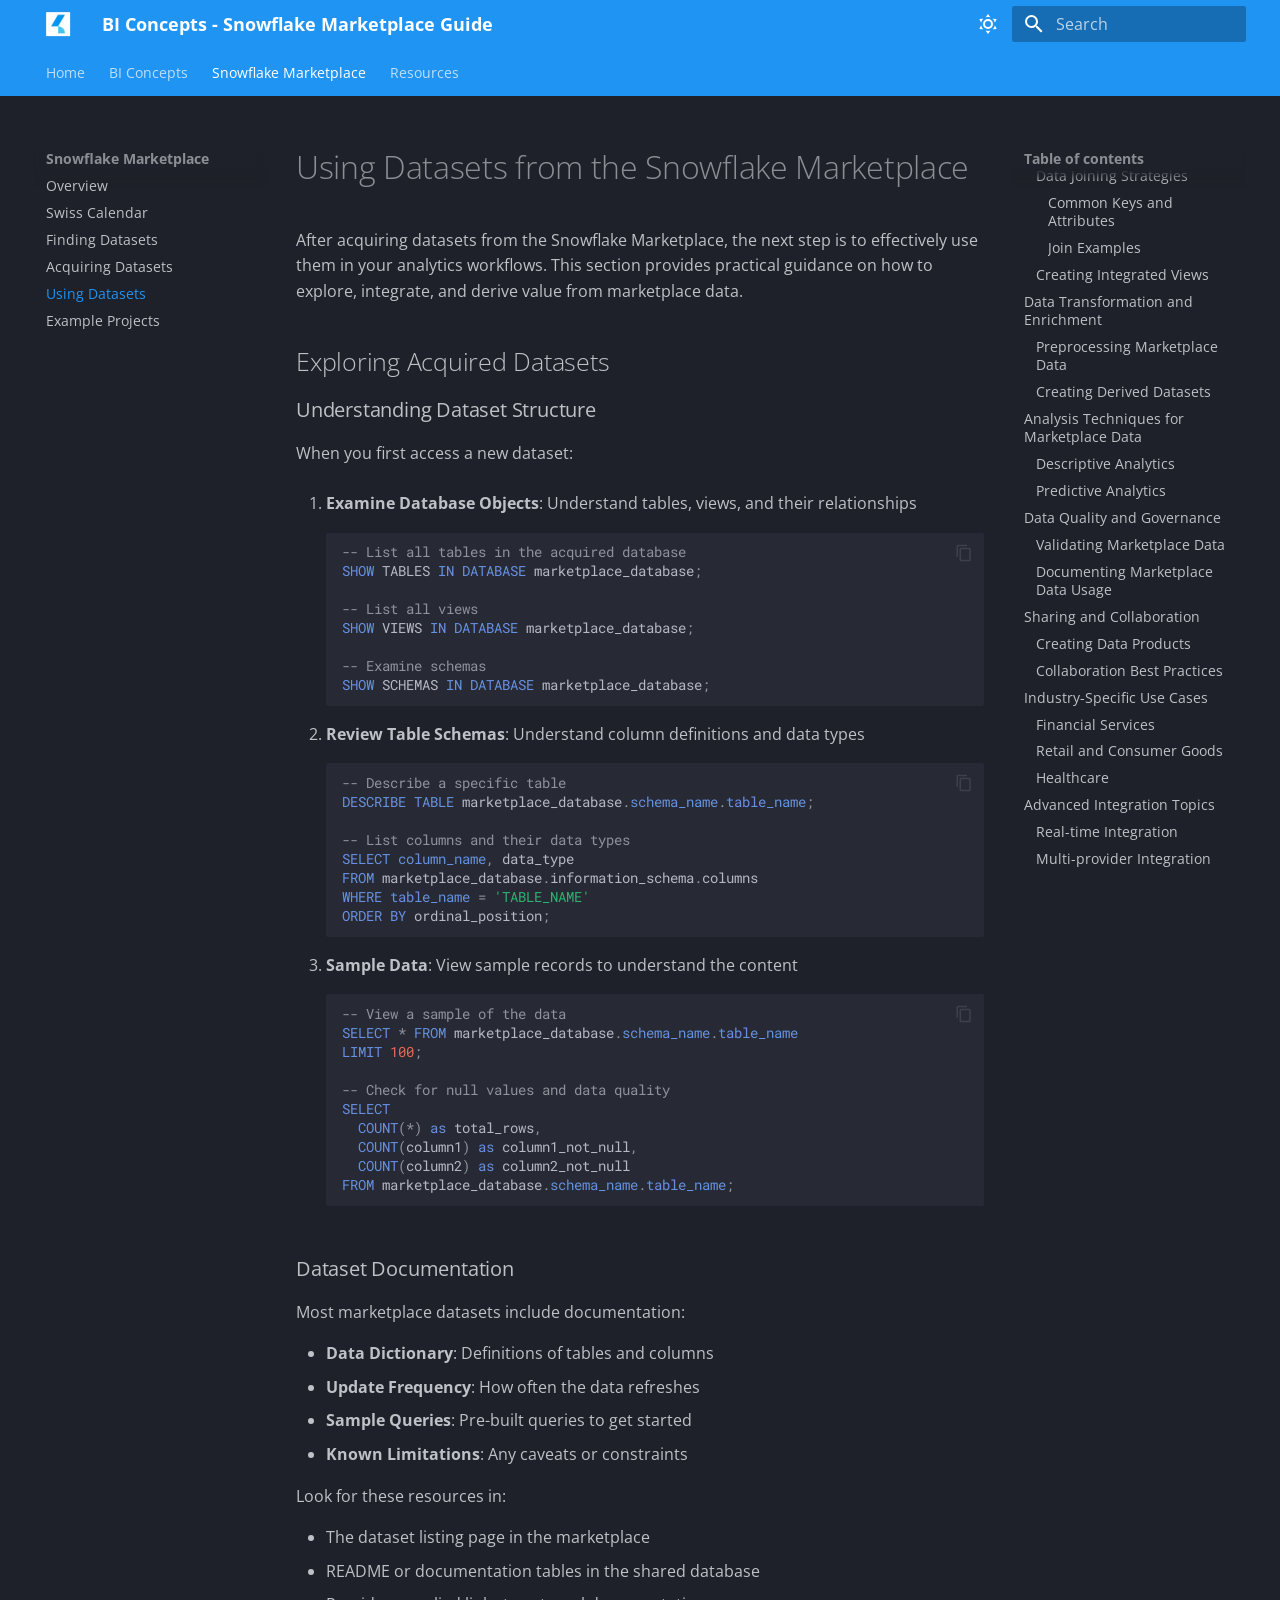
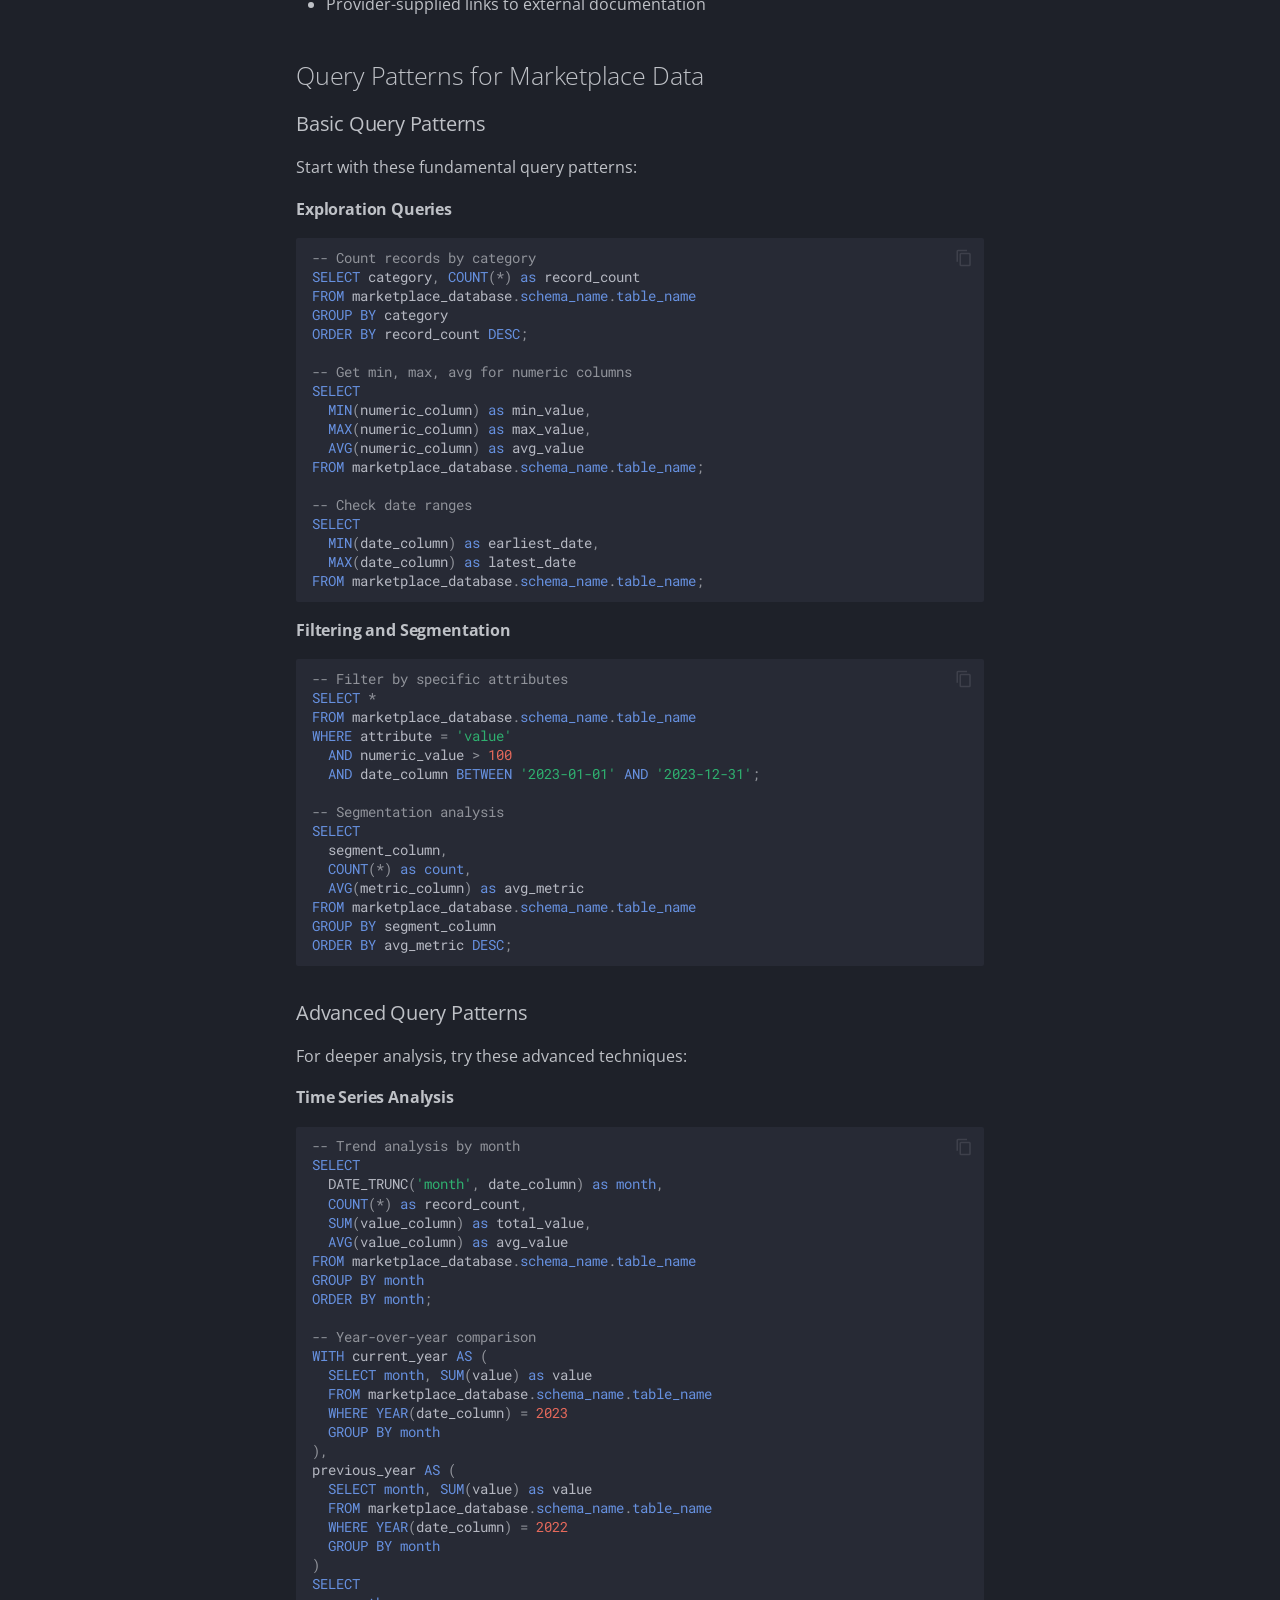
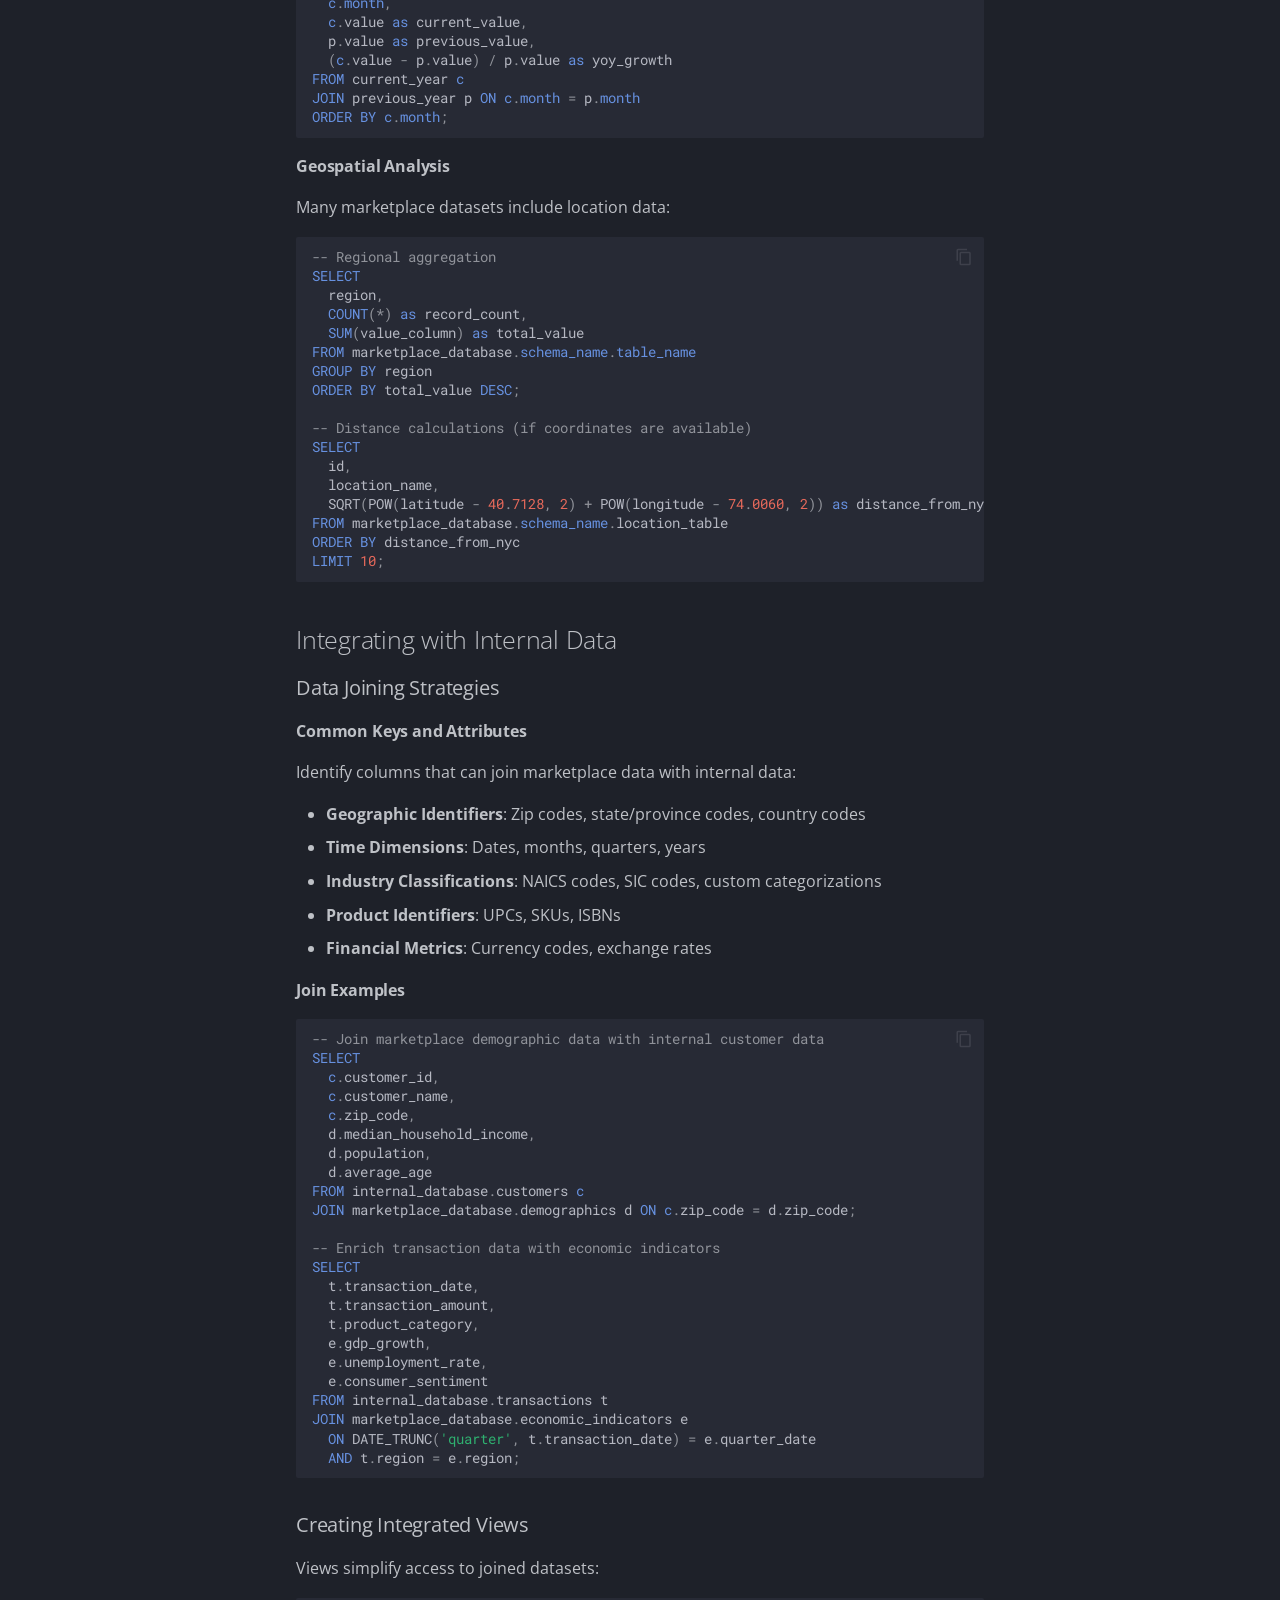
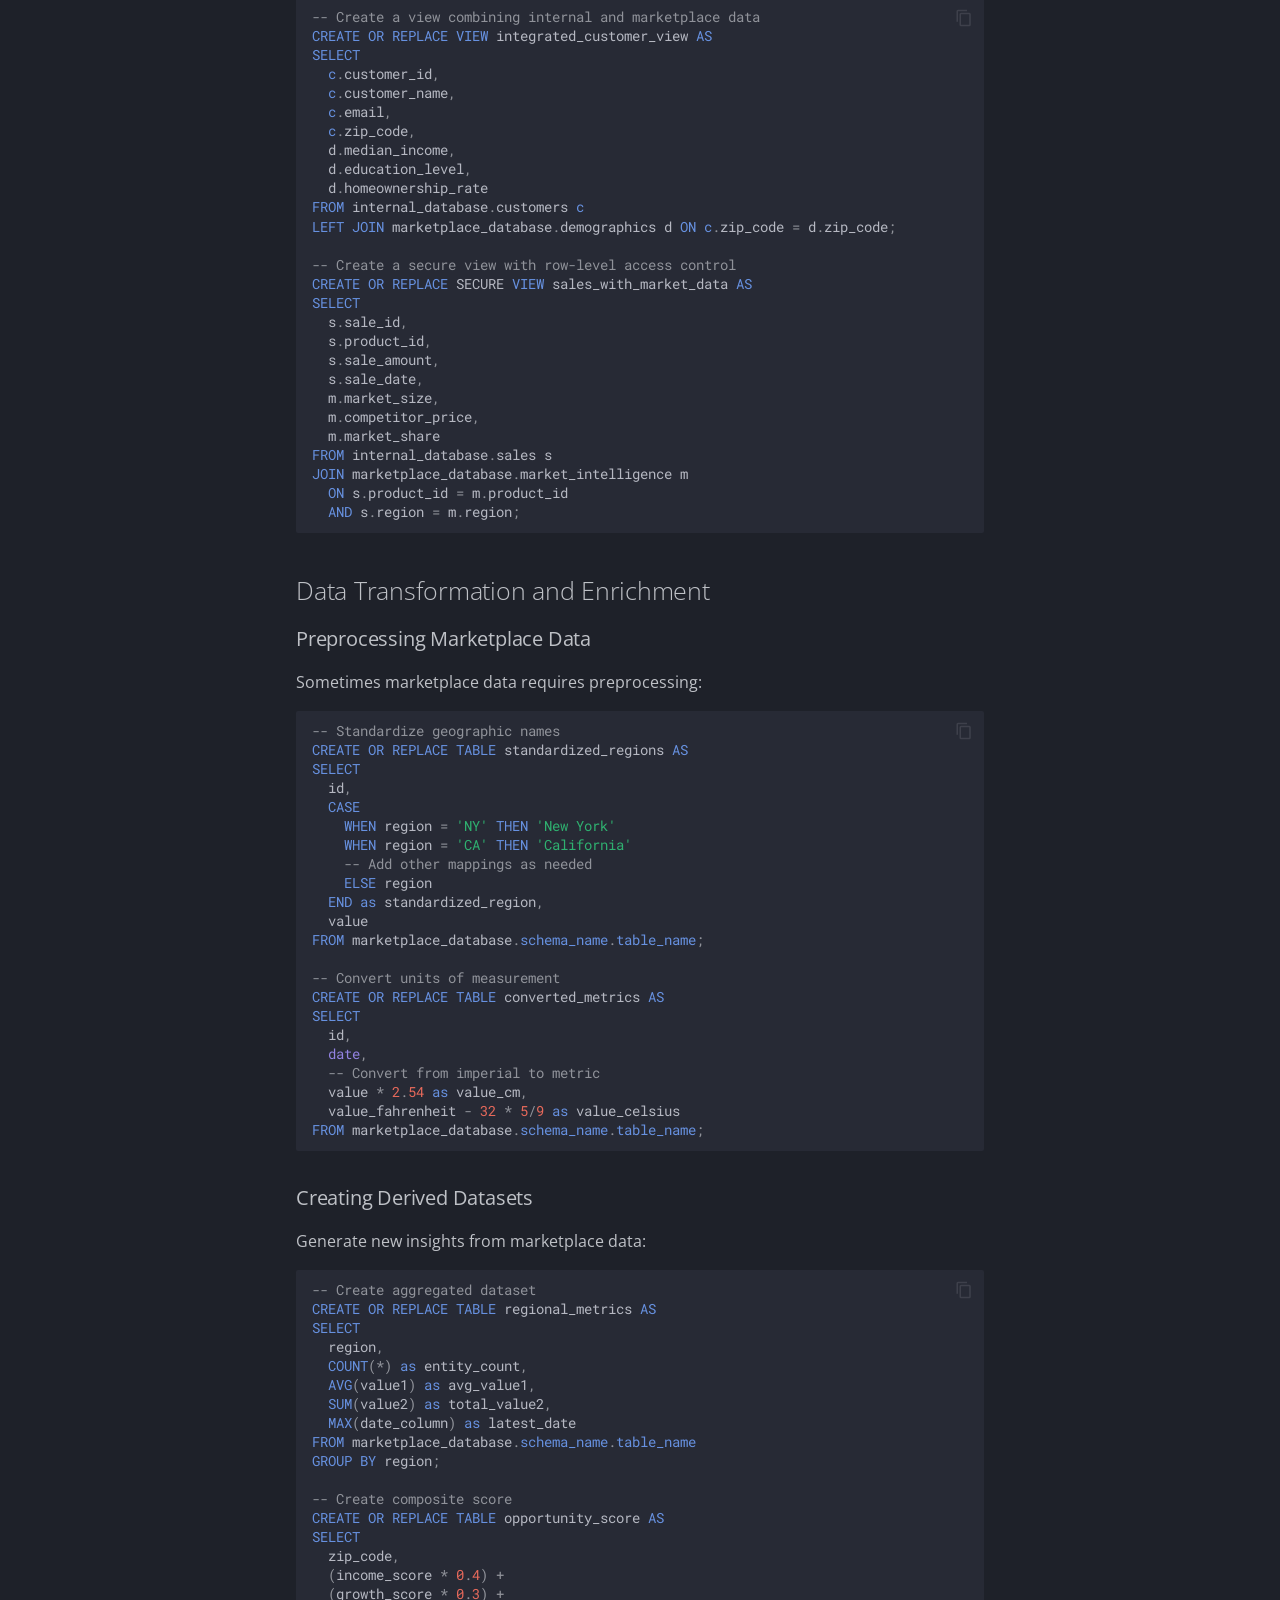
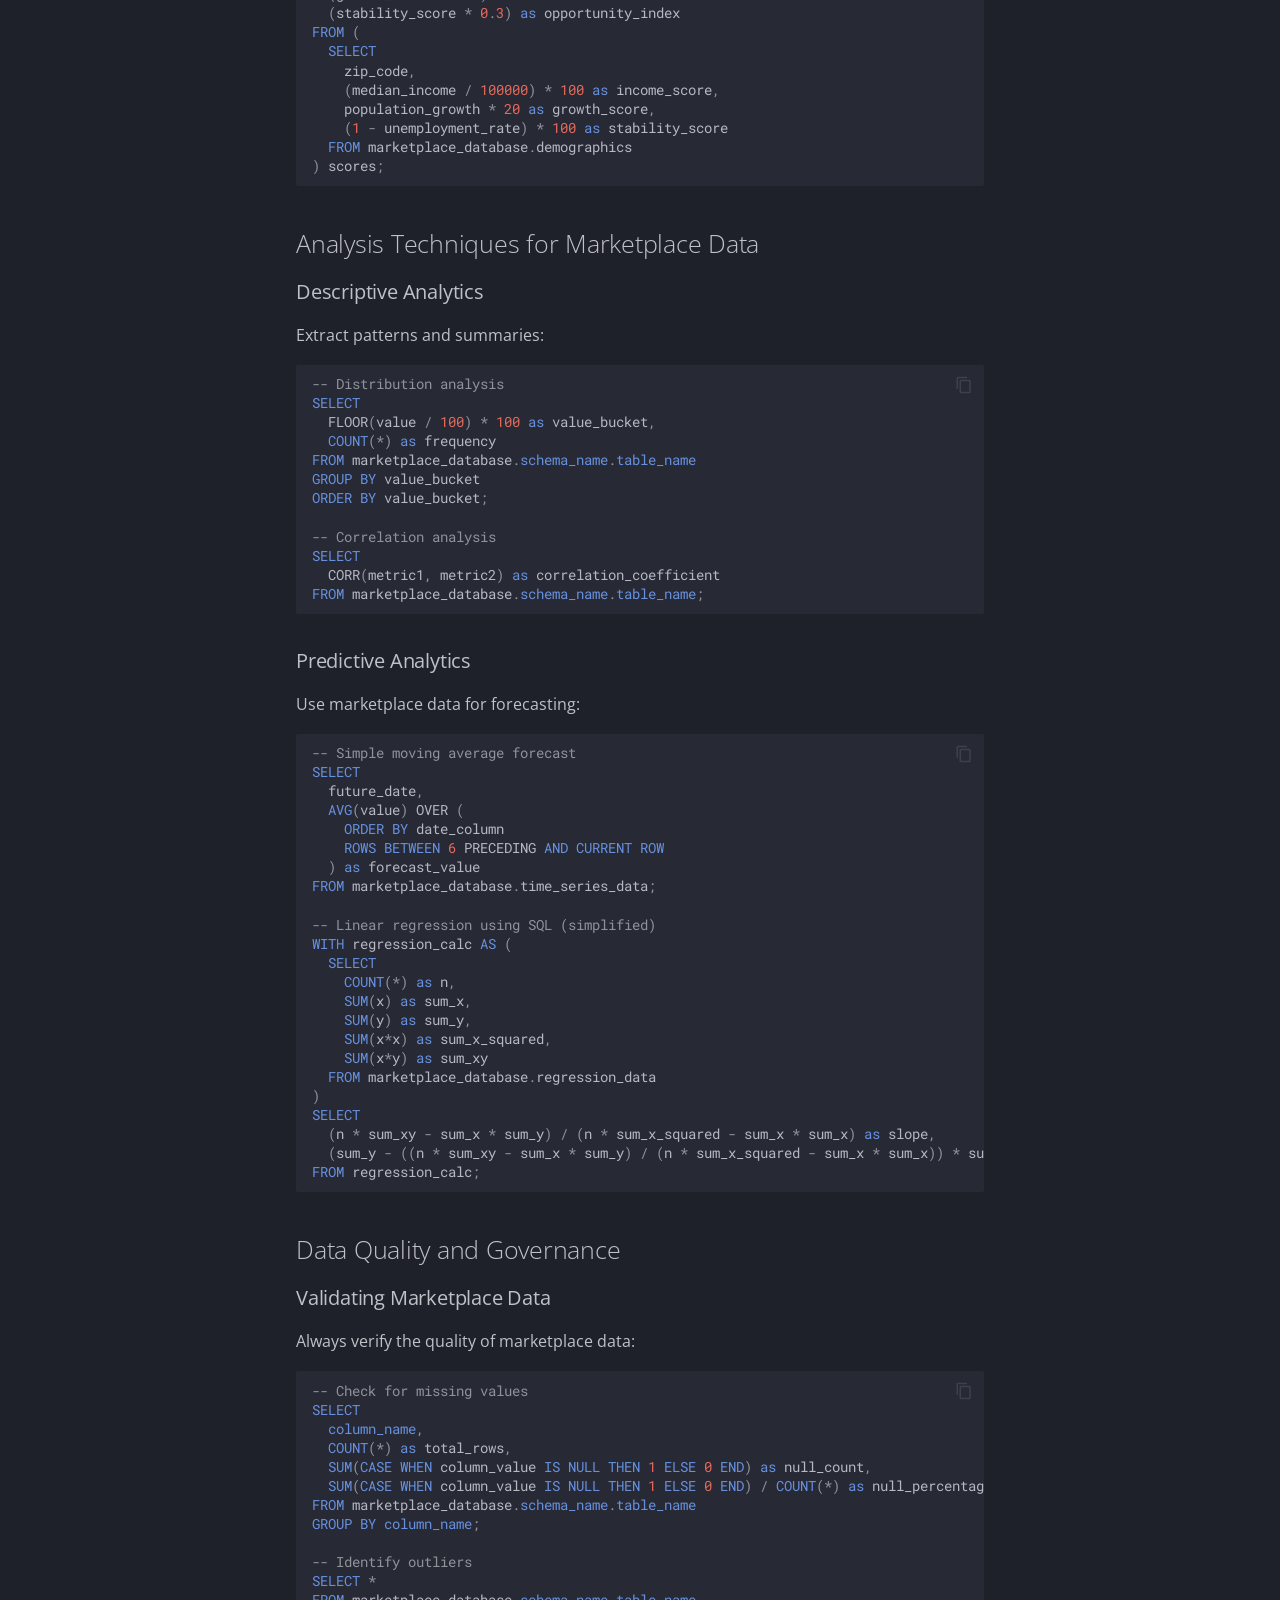
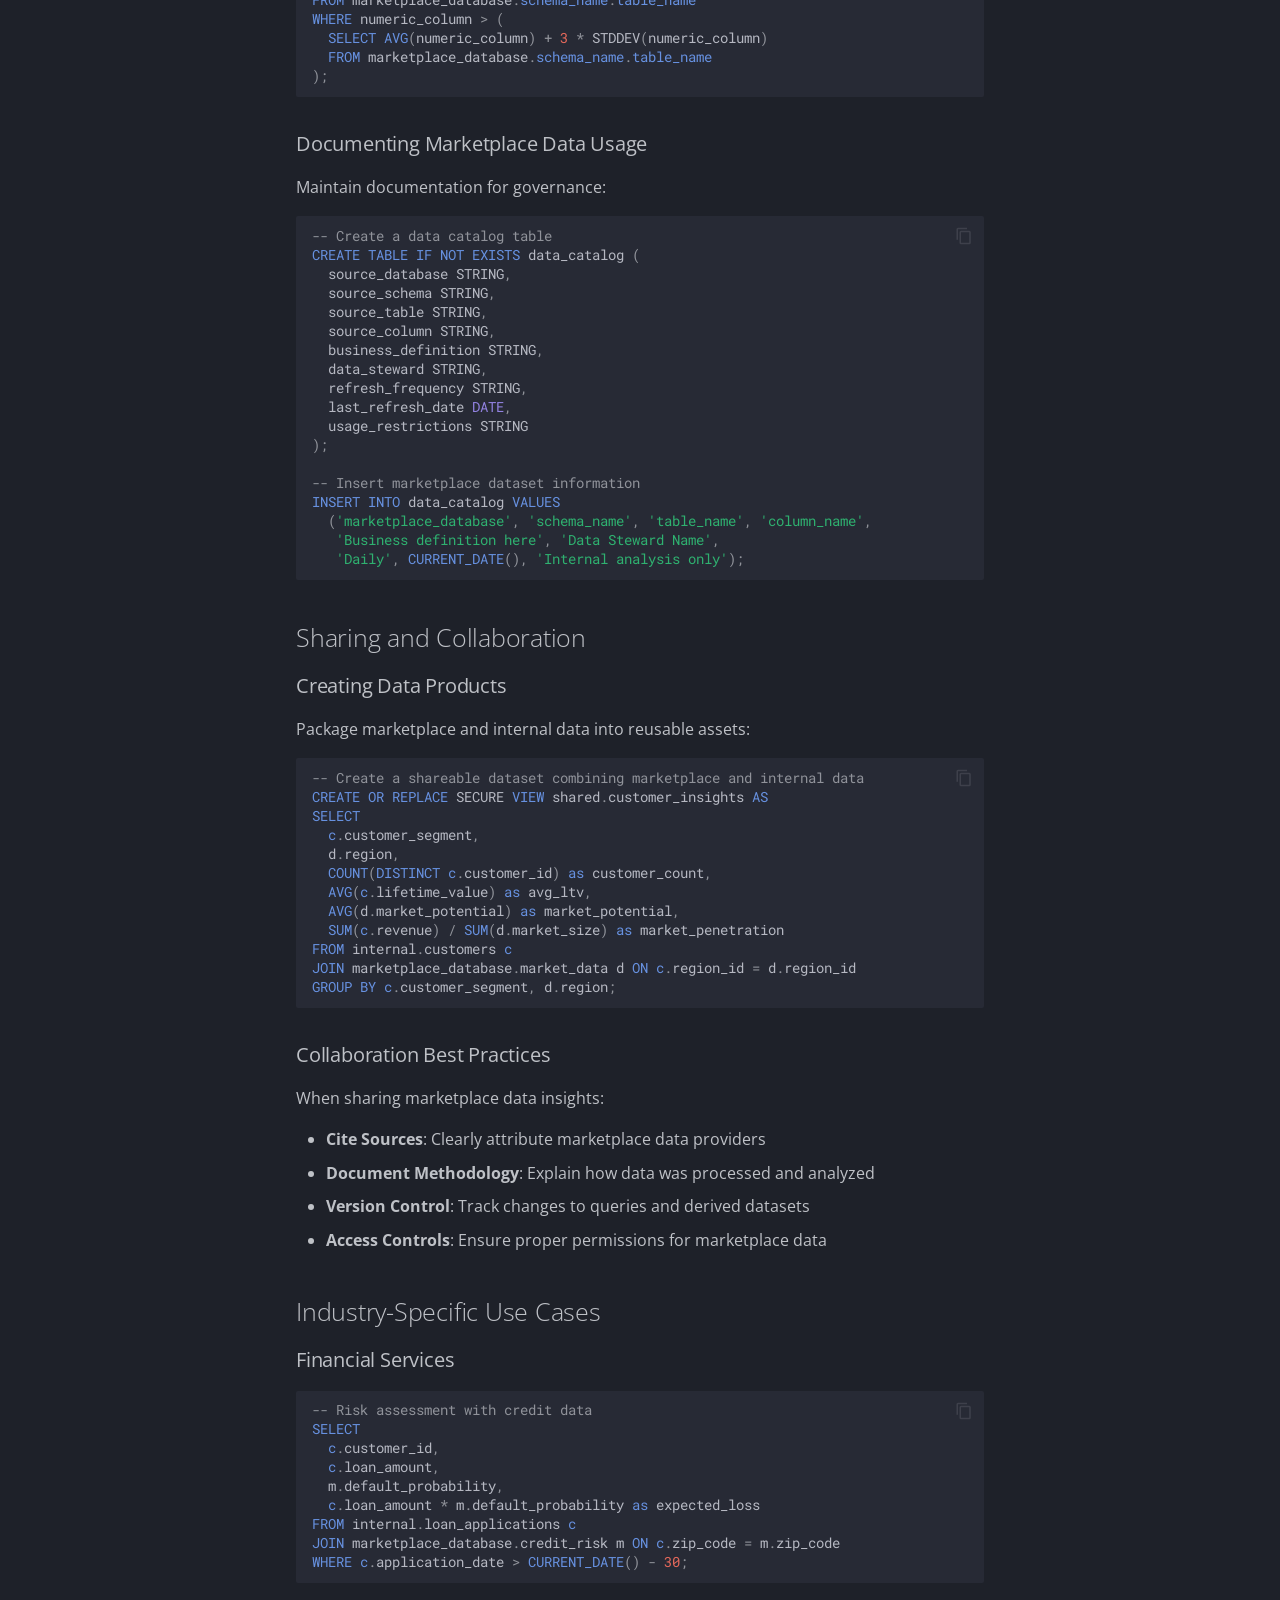
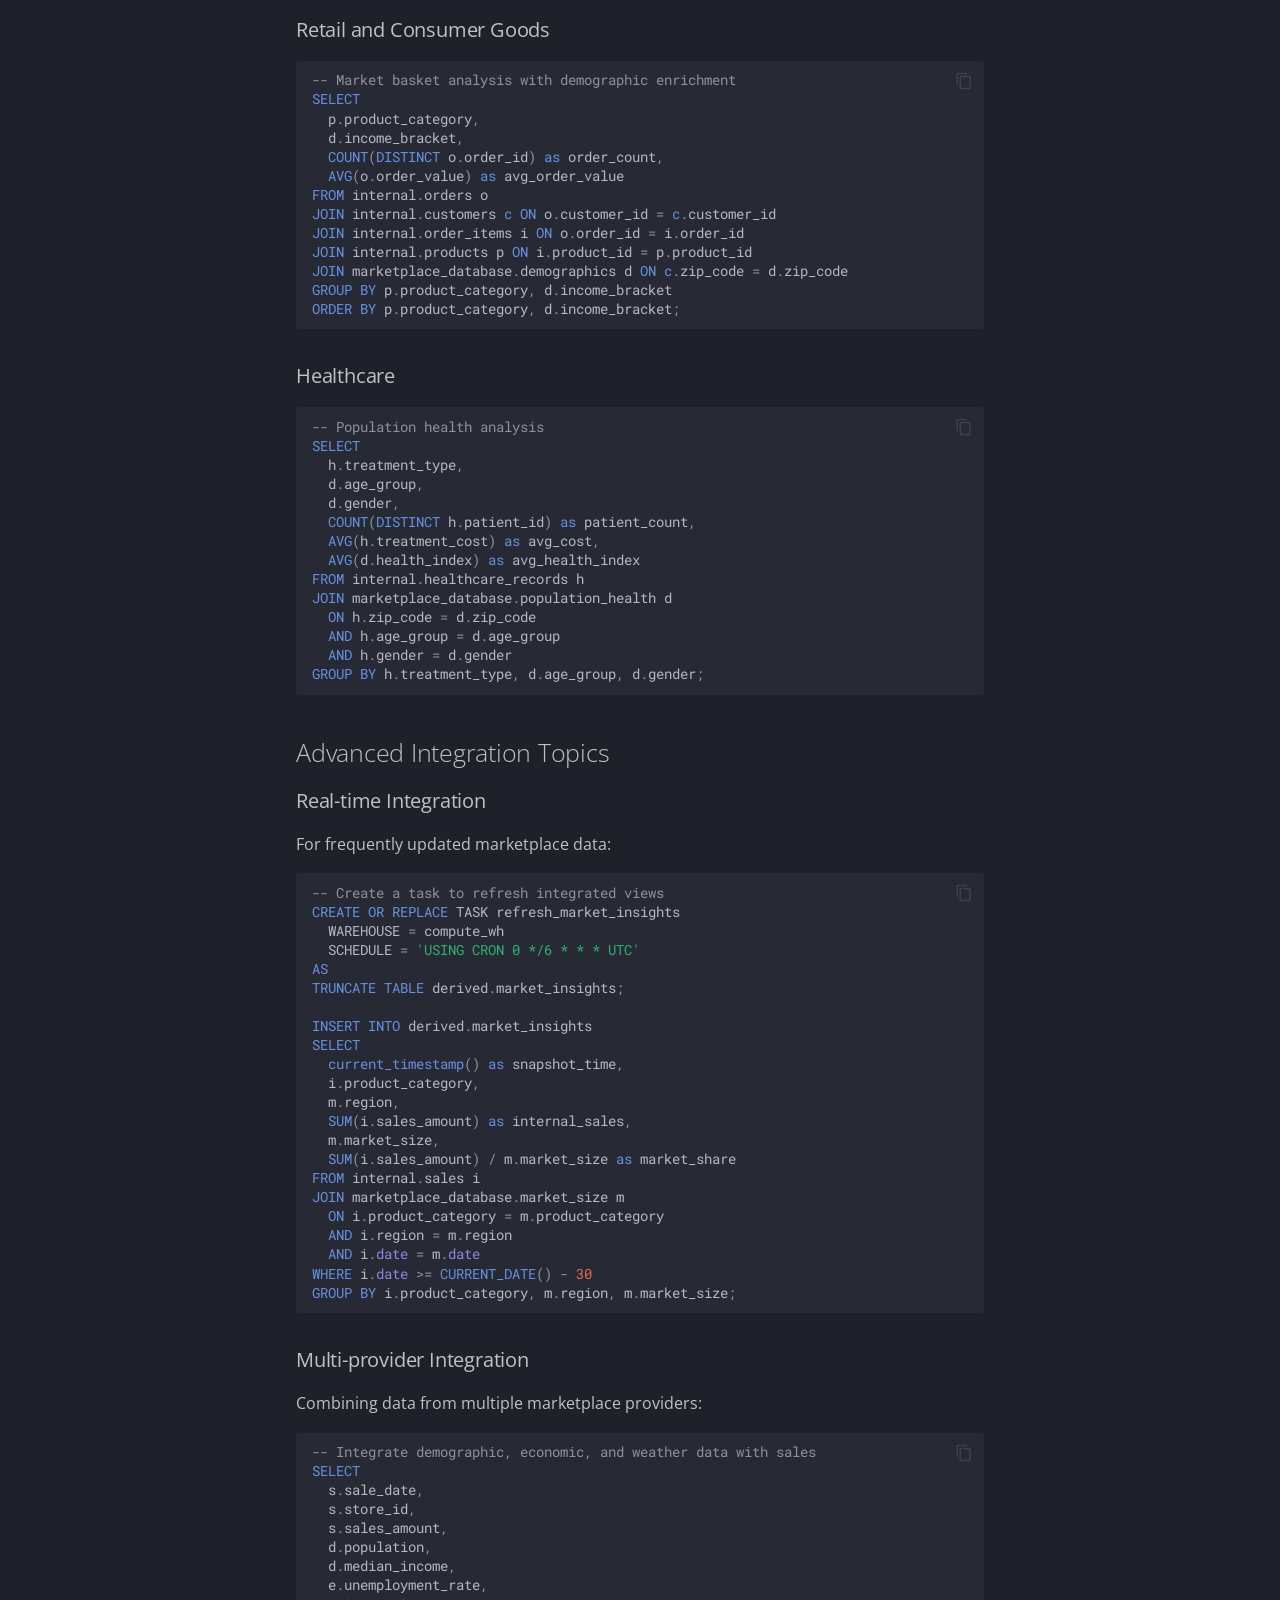
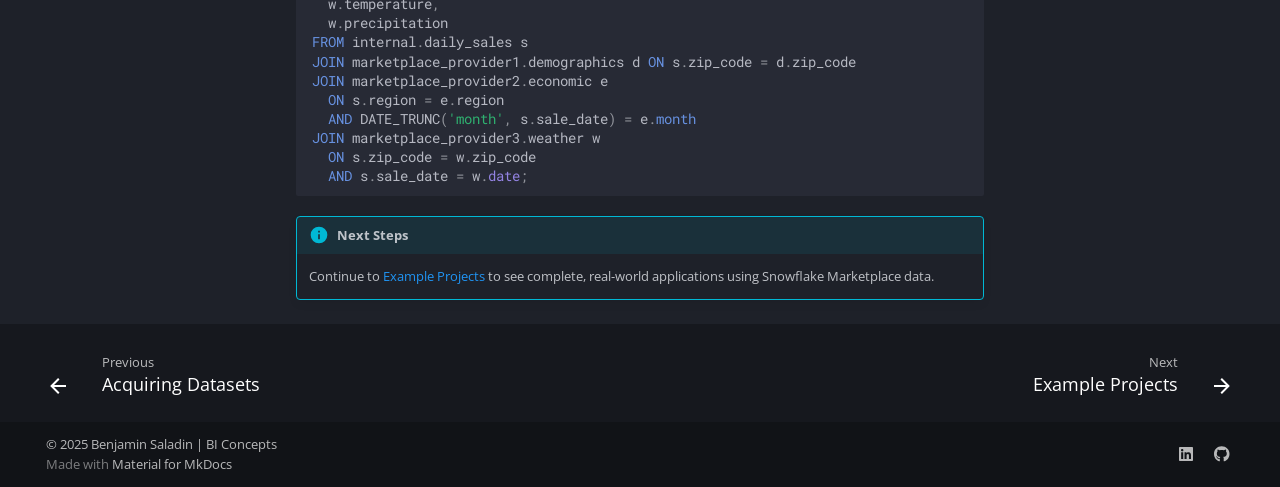
<file: marketplace/using-datasets/index.html>
<!doctype html>
<html lang="en" class="no-js">
  <head>
    
      <meta charset="utf-8">
      <meta name="viewport" content="width=device-width,initial-scale=1">
      
      
      
        <link rel="canonical" href="https://svc-bi-concepts.github.io/bi-concepts-snowflake/marketplace/using-datasets/">
      
      
        <link rel="prev" href="../acquiring-datasets/">
      
      
        <link rel="next" href="../example-projects/">
      
      
      <link rel="icon" href="../../assets/images/favicon.ico">
      <meta name="generator" content="mkdocs-1.6.1, mkdocs-material-9.6.9">
    
    
      
        <title>Using Datasets - BI Concepts - Snowflake Marketplace Guide</title>
      
    
    
      <link rel="stylesheet" href="../../assets/stylesheets/main.4af4bdda.min.css">
      
        
        <link rel="stylesheet" href="../../assets/stylesheets/palette.06af60db.min.css">
      
      


    
    
      
    
    
      
        
        
        <link rel="preconnect" href="https://fonts.gstatic.com" crossorigin>
        <link rel="stylesheet" href="https://fonts.googleapis.com/css?family=Open+Sans:300,300i,400,400i,700,700i%7CRoboto+Mono:400,400i,700,700i&display=fallback">
        <style>:root{--md-text-font:"Open Sans";--md-code-font:"Roboto Mono"}</style>
      
    
    
      <link rel="stylesheet" href="../../stylesheets/extra.css">
    
    <script>__md_scope=new URL("../..",location),__md_hash=e=>[...e].reduce(((e,_)=>(e<<5)-e+_.charCodeAt(0)),0),__md_get=(e,_=localStorage,t=__md_scope)=>JSON.parse(_.getItem(t.pathname+"."+e)),__md_set=(e,_,t=localStorage,a=__md_scope)=>{try{t.setItem(a.pathname+"."+e,JSON.stringify(_))}catch(e){}}</script>
    
      

    
    
    
  </head>
  
  
    
    
      
    
    
    
    
    <body dir="ltr" data-md-color-scheme="slate" data-md-color-primary="blue" data-md-color-accent="deep-blue">
  
    
    <input class="md-toggle" data-md-toggle="drawer" type="checkbox" id="__drawer" autocomplete="off">
    <input class="md-toggle" data-md-toggle="search" type="checkbox" id="__search" autocomplete="off">
    <label class="md-overlay" for="__drawer"></label>
    <div data-md-component="skip">
      
        
        <a href="#using-datasets-from-the-snowflake-marketplace" class="md-skip">
          Skip to content
        </a>
      
    </div>
    <div data-md-component="announce">
      
    </div>
    
    
      

<header class="md-header" data-md-component="header">
  <nav class="md-header__inner md-grid" aria-label="Header">
    <a href="../.." title="BI Concepts - Snowflake Marketplace Guide" class="md-header__button md-logo" aria-label="BI Concepts - Snowflake Marketplace Guide" data-md-component="logo">
      
  <img src="../../assets/images/BI_Concepts_logo_graphic_color.png" alt="logo">

    </a>
    <label class="md-header__button md-icon" for="__drawer">
      
      <svg xmlns="http://www.w3.org/2000/svg" viewBox="0 0 24 24"><path d="M3 6h18v2H3zm0 5h18v2H3zm0 5h18v2H3z"/></svg>
    </label>
    <div class="md-header__title" data-md-component="header-title">
      <div class="md-header__ellipsis">
        <div class="md-header__topic">
          <span class="md-ellipsis">
            BI Concepts - Snowflake Marketplace Guide
          </span>
        </div>
        <div class="md-header__topic" data-md-component="header-topic">
          <span class="md-ellipsis">
            
              Using Datasets
            
          </span>
        </div>
      </div>
    </div>
    
      
        <form class="md-header__option" data-md-component="palette">
  
    
    
    
    <input class="md-option" data-md-color-media="" data-md-color-scheme="slate" data-md-color-primary="blue" data-md-color-accent="deep-blue"  aria-label="Dark mode"  type="radio" name="__palette" id="__palette_0">
    
      <label class="md-header__button md-icon" title="Dark mode" for="__palette_1" hidden>
        <svg xmlns="http://www.w3.org/2000/svg" viewBox="0 0 24 24"><path d="M12 7a5 5 0 0 1 5 5 5 5 0 0 1-5 5 5 5 0 0 1-5-5 5 5 0 0 1 5-5m0 2a3 3 0 0 0-3 3 3 3 0 0 0 3 3 3 3 0 0 0 3-3 3 3 0 0 0-3-3m0-7 2.39 3.42C13.65 5.15 12.84 5 12 5s-1.65.15-2.39.42zM3.34 7l4.16-.35A7.2 7.2 0 0 0 5.94 8.5c-.44.74-.69 1.5-.83 2.29zm.02 10 1.76-3.77a7.131 7.131 0 0 0 2.38 4.14zM20.65 7l-1.77 3.79a7.02 7.02 0 0 0-2.38-4.15zm-.01 10-4.14.36c.59-.51 1.12-1.14 1.54-1.86.42-.73.69-1.5.83-2.29zM12 22l-2.41-3.44c.74.27 1.55.44 2.41.44.82 0 1.63-.17 2.37-.44z"/></svg>
      </label>
    
  
    
    
    
    <input class="md-option" data-md-color-media="" data-md-color-scheme="default" data-md-color-primary="blue" data-md-color-accent="deep-orange"  aria-label="Light mode"  type="radio" name="__palette" id="__palette_1">
    
      <label class="md-header__button md-icon" title="Light mode" for="__palette_0" hidden>
        <svg xmlns="http://www.w3.org/2000/svg" viewBox="0 0 24 24"><path d="m17.75 4.09-2.53 1.94.91 3.06-2.63-1.81-2.63 1.81.91-3.06-2.53-1.94L12.44 4l1.06-3 1.06 3zm3.5 6.91-1.64 1.25.59 1.98-1.7-1.17-1.7 1.17.59-1.98L15.75 11l2.06-.05L18.5 9l.69 1.95zm-2.28 4.95c.83-.08 1.72 1.1 1.19 1.85-.32.45-.66.87-1.08 1.27C15.17 23 8.84 23 4.94 19.07c-3.91-3.9-3.91-10.24 0-14.14.4-.4.82-.76 1.27-1.08.75-.53 1.93.36 1.85 1.19-.27 2.86.69 5.83 2.89 8.02a9.96 9.96 0 0 0 8.02 2.89m-1.64 2.02a12.08 12.08 0 0 1-7.8-3.47c-2.17-2.19-3.33-5-3.49-7.82-2.81 3.14-2.7 7.96.31 10.98 3.02 3.01 7.84 3.12 10.98.31"/></svg>
      </label>
    
  
</form>
      
    
    
      <script>var palette=__md_get("__palette");if(palette&&palette.color){if("(prefers-color-scheme)"===palette.color.media){var media=matchMedia("(prefers-color-scheme: light)"),input=document.querySelector(media.matches?"[data-md-color-media='(prefers-color-scheme: light)']":"[data-md-color-media='(prefers-color-scheme: dark)']");palette.color.media=input.getAttribute("data-md-color-media"),palette.color.scheme=input.getAttribute("data-md-color-scheme"),palette.color.primary=input.getAttribute("data-md-color-primary"),palette.color.accent=input.getAttribute("data-md-color-accent")}for(var[key,value]of Object.entries(palette.color))document.body.setAttribute("data-md-color-"+key,value)}</script>
    
    
    
      <label class="md-header__button md-icon" for="__search">
        
        <svg xmlns="http://www.w3.org/2000/svg" viewBox="0 0 24 24"><path d="M9.5 3A6.5 6.5 0 0 1 16 9.5c0 1.61-.59 3.09-1.56 4.23l.27.27h.79l5 5-1.5 1.5-5-5v-.79l-.27-.27A6.52 6.52 0 0 1 9.5 16 6.5 6.5 0 0 1 3 9.5 6.5 6.5 0 0 1 9.5 3m0 2C7 5 5 7 5 9.5S7 14 9.5 14 14 12 14 9.5 12 5 9.5 5"/></svg>
      </label>
      <div class="md-search" data-md-component="search" role="dialog">
  <label class="md-search__overlay" for="__search"></label>
  <div class="md-search__inner" role="search">
    <form class="md-search__form" name="search">
      <input type="text" class="md-search__input" name="query" aria-label="Search" placeholder="Search" autocapitalize="off" autocorrect="off" autocomplete="off" spellcheck="false" data-md-component="search-query" required>
      <label class="md-search__icon md-icon" for="__search">
        
        <svg xmlns="http://www.w3.org/2000/svg" viewBox="0 0 24 24"><path d="M9.5 3A6.5 6.5 0 0 1 16 9.5c0 1.61-.59 3.09-1.56 4.23l.27.27h.79l5 5-1.5 1.5-5-5v-.79l-.27-.27A6.52 6.52 0 0 1 9.5 16 6.5 6.5 0 0 1 3 9.5 6.5 6.5 0 0 1 9.5 3m0 2C7 5 5 7 5 9.5S7 14 9.5 14 14 12 14 9.5 12 5 9.5 5"/></svg>
        
        <svg xmlns="http://www.w3.org/2000/svg" viewBox="0 0 24 24"><path d="M20 11v2H8l5.5 5.5-1.42 1.42L4.16 12l7.92-7.92L13.5 5.5 8 11z"/></svg>
      </label>
      <nav class="md-search__options" aria-label="Search">
        
          <a href="javascript:void(0)" class="md-search__icon md-icon" title="Share" aria-label="Share" data-clipboard data-clipboard-text="" data-md-component="search-share" tabindex="-1">
            
            <svg xmlns="http://www.w3.org/2000/svg" viewBox="0 0 24 24"><path d="M18 16.08c-.76 0-1.44.3-1.96.77L8.91 12.7c.05-.23.09-.46.09-.7s-.04-.47-.09-.7l7.05-4.11c.54.5 1.25.81 2.04.81a3 3 0 0 0 3-3 3 3 0 0 0-3-3 3 3 0 0 0-3 3c0 .24.04.47.09.7L8.04 9.81C7.5 9.31 6.79 9 6 9a3 3 0 0 0-3 3 3 3 0 0 0 3 3c.79 0 1.5-.31 2.04-.81l7.12 4.15c-.05.21-.08.43-.08.66 0 1.61 1.31 2.91 2.92 2.91s2.92-1.3 2.92-2.91A2.92 2.92 0 0 0 18 16.08"/></svg>
          </a>
        
        <button type="reset" class="md-search__icon md-icon" title="Clear" aria-label="Clear" tabindex="-1">
          
          <svg xmlns="http://www.w3.org/2000/svg" viewBox="0 0 24 24"><path d="M19 6.41 17.59 5 12 10.59 6.41 5 5 6.41 10.59 12 5 17.59 6.41 19 12 13.41 17.59 19 19 17.59 13.41 12z"/></svg>
        </button>
      </nav>
      
        <div class="md-search__suggest" data-md-component="search-suggest"></div>
      
    </form>
    <div class="md-search__output">
      <div class="md-search__scrollwrap" tabindex="0" data-md-scrollfix>
        <div class="md-search-result" data-md-component="search-result">
          <div class="md-search-result__meta">
            Initializing search
          </div>
          <ol class="md-search-result__list" role="presentation"></ol>
        </div>
      </div>
    </div>
  </div>
</div>
    
    
  </nav>
  
</header>
    
    <div class="md-container" data-md-component="container">
      
      
        
          
            
<nav class="md-tabs" aria-label="Tabs" data-md-component="tabs">
  <div class="md-grid">
    <ul class="md-tabs__list">
      
        
  
  
  
    <li class="md-tabs__item">
      <a href="../.." class="md-tabs__link">
        
  
    
  
  Home

      </a>
    </li>
  

      
        
  
  
  
    
    
      <li class="md-tabs__item">
        <a href="../../bi-concepts/introduction/" class="md-tabs__link">
          
  
    
  
  BI Concepts

        </a>
      </li>
    
  

      
        
  
  
    
  
  
    
    
      <li class="md-tabs__item md-tabs__item--active">
        <a href="../overview/" class="md-tabs__link">
          
  
    
  
  Snowflake Marketplace

        </a>
      </li>
    
  

      
        
  
  
  
    <li class="md-tabs__item">
      <a href="../../resources/" class="md-tabs__link">
        
  
    
  
  Resources

      </a>
    </li>
  

      
    </ul>
  </div>
</nav>
          
        
      
      <main class="md-main" data-md-component="main">
        <div class="md-main__inner md-grid">
          
            
              
              <div class="md-sidebar md-sidebar--primary" data-md-component="sidebar" data-md-type="navigation" >
                <div class="md-sidebar__scrollwrap">
                  <div class="md-sidebar__inner">
                    


  


<nav class="md-nav md-nav--primary md-nav--lifted" aria-label="Navigation" data-md-level="0">
  <label class="md-nav__title" for="__drawer">
    <a href="../.." title="BI Concepts - Snowflake Marketplace Guide" class="md-nav__button md-logo" aria-label="BI Concepts - Snowflake Marketplace Guide" data-md-component="logo">
      
  <img src="../../assets/images/BI_Concepts_logo_graphic_color.png" alt="logo">

    </a>
    BI Concepts - Snowflake Marketplace Guide
  </label>
  
  <ul class="md-nav__list" data-md-scrollfix>
    
      
      
  
  
  
  
    <li class="md-nav__item">
      <a href="../.." class="md-nav__link">
        
  
  <span class="md-ellipsis">
    Home
    
  </span>
  

      </a>
    </li>
  

    
      
      
  
  
  
  
    
    
      
        
      
        
      
        
      
        
      
    
    
      
      
        
      
    
    
    <li class="md-nav__item md-nav__item--nested">
      
        
        
        <input class="md-nav__toggle md-toggle " type="checkbox" id="__nav_2" >
        
          
          <label class="md-nav__link" for="__nav_2" id="__nav_2_label" tabindex="0">
            
  
  <span class="md-ellipsis">
    BI Concepts
    
  </span>
  

            <span class="md-nav__icon md-icon"></span>
          </label>
        
        <nav class="md-nav" data-md-level="1" aria-labelledby="__nav_2_label" aria-expanded="false">
          <label class="md-nav__title" for="__nav_2">
            <span class="md-nav__icon md-icon"></span>
            BI Concepts
          </label>
          <ul class="md-nav__list" data-md-scrollfix>
            
              
                
  
  
  
  
    <li class="md-nav__item">
      <a href="../../bi-concepts/introduction/" class="md-nav__link">
        
  
  <span class="md-ellipsis">
    Introduction
    
  </span>
  

      </a>
    </li>
  

              
            
              
                
  
  
  
  
    <li class="md-nav__item">
      <a href="../../bi-concepts/data-modeling/" class="md-nav__link">
        
  
  <span class="md-ellipsis">
    Data Modeling
    
  </span>
  

      </a>
    </li>
  

              
            
              
                
  
  
  
  
    <li class="md-nav__item">
      <a href="../../bi-concepts/data-visualization/" class="md-nav__link">
        
  
  <span class="md-ellipsis">
    Data Visualization
    
  </span>
  

      </a>
    </li>
  

              
            
              
                
  
  
  
  
    <li class="md-nav__item">
      <a href="../../bi-concepts/performance/" class="md-nav__link">
        
  
  <span class="md-ellipsis">
    Performance Optimization
    
  </span>
  

      </a>
    </li>
  

              
            
          </ul>
        </nav>
      
    </li>
  

    
      
      
  
  
    
  
  
  
    
    
      
        
      
        
      
        
      
        
      
        
      
        
      
    
    
      
        
        
      
      
        
      
    
    
    <li class="md-nav__item md-nav__item--active md-nav__item--section md-nav__item--nested">
      
        
        
        <input class="md-nav__toggle md-toggle " type="checkbox" id="__nav_3" checked>
        
          
          <label class="md-nav__link" for="__nav_3" id="__nav_3_label" tabindex="">
            
  
  <span class="md-ellipsis">
    Snowflake Marketplace
    
  </span>
  

            <span class="md-nav__icon md-icon"></span>
          </label>
        
        <nav class="md-nav" data-md-level="1" aria-labelledby="__nav_3_label" aria-expanded="true">
          <label class="md-nav__title" for="__nav_3">
            <span class="md-nav__icon md-icon"></span>
            Snowflake Marketplace
          </label>
          <ul class="md-nav__list" data-md-scrollfix>
            
              
                
  
  
  
  
    <li class="md-nav__item">
      <a href="../overview/" class="md-nav__link">
        
  
  <span class="md-ellipsis">
    Overview
    
  </span>
  

      </a>
    </li>
  

              
            
              
                
  
  
  
  
    <li class="md-nav__item">
      <a href="../swiss-calendar/" class="md-nav__link">
        
  
  <span class="md-ellipsis">
    Swiss Calendar
    
  </span>
  

      </a>
    </li>
  

              
            
              
                
  
  
  
  
    <li class="md-nav__item">
      <a href="../finding-datasets/" class="md-nav__link">
        
  
  <span class="md-ellipsis">
    Finding Datasets
    
  </span>
  

      </a>
    </li>
  

              
            
              
                
  
  
  
  
    <li class="md-nav__item">
      <a href="../acquiring-datasets/" class="md-nav__link">
        
  
  <span class="md-ellipsis">
    Acquiring Datasets
    
  </span>
  

      </a>
    </li>
  

              
            
              
                
  
  
    
  
  
  
    <li class="md-nav__item md-nav__item--active">
      
      <input class="md-nav__toggle md-toggle" type="checkbox" id="__toc">
      
      
        
      
      
        <label class="md-nav__link md-nav__link--active" for="__toc">
          
  
  <span class="md-ellipsis">
    Using Datasets
    
  </span>
  

          <span class="md-nav__icon md-icon"></span>
        </label>
      
      <a href="./" class="md-nav__link md-nav__link--active">
        
  
  <span class="md-ellipsis">
    Using Datasets
    
  </span>
  

      </a>
      
        

<nav class="md-nav md-nav--secondary" aria-label="Table of contents">
  
  
  
    
  
  
    <label class="md-nav__title" for="__toc">
      <span class="md-nav__icon md-icon"></span>
      Table of contents
    </label>
    <ul class="md-nav__list" data-md-component="toc" data-md-scrollfix>
      
        <li class="md-nav__item">
  <a href="#exploring-acquired-datasets" class="md-nav__link">
    <span class="md-ellipsis">
      Exploring Acquired Datasets
    </span>
  </a>
  
    <nav class="md-nav" aria-label="Exploring Acquired Datasets">
      <ul class="md-nav__list">
        
          <li class="md-nav__item">
  <a href="#understanding-dataset-structure" class="md-nav__link">
    <span class="md-ellipsis">
      Understanding Dataset Structure
    </span>
  </a>
  
</li>
        
          <li class="md-nav__item">
  <a href="#dataset-documentation" class="md-nav__link">
    <span class="md-ellipsis">
      Dataset Documentation
    </span>
  </a>
  
</li>
        
      </ul>
    </nav>
  
</li>
      
        <li class="md-nav__item">
  <a href="#query-patterns-for-marketplace-data" class="md-nav__link">
    <span class="md-ellipsis">
      Query Patterns for Marketplace Data
    </span>
  </a>
  
    <nav class="md-nav" aria-label="Query Patterns for Marketplace Data">
      <ul class="md-nav__list">
        
          <li class="md-nav__item">
  <a href="#basic-query-patterns" class="md-nav__link">
    <span class="md-ellipsis">
      Basic Query Patterns
    </span>
  </a>
  
    <nav class="md-nav" aria-label="Basic Query Patterns">
      <ul class="md-nav__list">
        
          <li class="md-nav__item">
  <a href="#exploration-queries" class="md-nav__link">
    <span class="md-ellipsis">
      Exploration Queries
    </span>
  </a>
  
</li>
        
          <li class="md-nav__item">
  <a href="#filtering-and-segmentation" class="md-nav__link">
    <span class="md-ellipsis">
      Filtering and Segmentation
    </span>
  </a>
  
</li>
        
      </ul>
    </nav>
  
</li>
        
          <li class="md-nav__item">
  <a href="#advanced-query-patterns" class="md-nav__link">
    <span class="md-ellipsis">
      Advanced Query Patterns
    </span>
  </a>
  
    <nav class="md-nav" aria-label="Advanced Query Patterns">
      <ul class="md-nav__list">
        
          <li class="md-nav__item">
  <a href="#time-series-analysis" class="md-nav__link">
    <span class="md-ellipsis">
      Time Series Analysis
    </span>
  </a>
  
</li>
        
          <li class="md-nav__item">
  <a href="#geospatial-analysis" class="md-nav__link">
    <span class="md-ellipsis">
      Geospatial Analysis
    </span>
  </a>
  
</li>
        
      </ul>
    </nav>
  
</li>
        
      </ul>
    </nav>
  
</li>
      
        <li class="md-nav__item">
  <a href="#integrating-with-internal-data" class="md-nav__link">
    <span class="md-ellipsis">
      Integrating with Internal Data
    </span>
  </a>
  
    <nav class="md-nav" aria-label="Integrating with Internal Data">
      <ul class="md-nav__list">
        
          <li class="md-nav__item">
  <a href="#data-joining-strategies" class="md-nav__link">
    <span class="md-ellipsis">
      Data Joining Strategies
    </span>
  </a>
  
    <nav class="md-nav" aria-label="Data Joining Strategies">
      <ul class="md-nav__list">
        
          <li class="md-nav__item">
  <a href="#common-keys-and-attributes" class="md-nav__link">
    <span class="md-ellipsis">
      Common Keys and Attributes
    </span>
  </a>
  
</li>
        
          <li class="md-nav__item">
  <a href="#join-examples" class="md-nav__link">
    <span class="md-ellipsis">
      Join Examples
    </span>
  </a>
  
</li>
        
      </ul>
    </nav>
  
</li>
        
          <li class="md-nav__item">
  <a href="#creating-integrated-views" class="md-nav__link">
    <span class="md-ellipsis">
      Creating Integrated Views
    </span>
  </a>
  
</li>
        
      </ul>
    </nav>
  
</li>
      
        <li class="md-nav__item">
  <a href="#data-transformation-and-enrichment" class="md-nav__link">
    <span class="md-ellipsis">
      Data Transformation and Enrichment
    </span>
  </a>
  
    <nav class="md-nav" aria-label="Data Transformation and Enrichment">
      <ul class="md-nav__list">
        
          <li class="md-nav__item">
  <a href="#preprocessing-marketplace-data" class="md-nav__link">
    <span class="md-ellipsis">
      Preprocessing Marketplace Data
    </span>
  </a>
  
</li>
        
          <li class="md-nav__item">
  <a href="#creating-derived-datasets" class="md-nav__link">
    <span class="md-ellipsis">
      Creating Derived Datasets
    </span>
  </a>
  
</li>
        
      </ul>
    </nav>
  
</li>
      
        <li class="md-nav__item">
  <a href="#analysis-techniques-for-marketplace-data" class="md-nav__link">
    <span class="md-ellipsis">
      Analysis Techniques for Marketplace Data
    </span>
  </a>
  
    <nav class="md-nav" aria-label="Analysis Techniques for Marketplace Data">
      <ul class="md-nav__list">
        
          <li class="md-nav__item">
  <a href="#descriptive-analytics" class="md-nav__link">
    <span class="md-ellipsis">
      Descriptive Analytics
    </span>
  </a>
  
</li>
        
          <li class="md-nav__item">
  <a href="#predictive-analytics" class="md-nav__link">
    <span class="md-ellipsis">
      Predictive Analytics
    </span>
  </a>
  
</li>
        
      </ul>
    </nav>
  
</li>
      
        <li class="md-nav__item">
  <a href="#data-quality-and-governance" class="md-nav__link">
    <span class="md-ellipsis">
      Data Quality and Governance
    </span>
  </a>
  
    <nav class="md-nav" aria-label="Data Quality and Governance">
      <ul class="md-nav__list">
        
          <li class="md-nav__item">
  <a href="#validating-marketplace-data" class="md-nav__link">
    <span class="md-ellipsis">
      Validating Marketplace Data
    </span>
  </a>
  
</li>
        
          <li class="md-nav__item">
  <a href="#documenting-marketplace-data-usage" class="md-nav__link">
    <span class="md-ellipsis">
      Documenting Marketplace Data Usage
    </span>
  </a>
  
</li>
        
      </ul>
    </nav>
  
</li>
      
        <li class="md-nav__item">
  <a href="#sharing-and-collaboration" class="md-nav__link">
    <span class="md-ellipsis">
      Sharing and Collaboration
    </span>
  </a>
  
    <nav class="md-nav" aria-label="Sharing and Collaboration">
      <ul class="md-nav__list">
        
          <li class="md-nav__item">
  <a href="#creating-data-products" class="md-nav__link">
    <span class="md-ellipsis">
      Creating Data Products
    </span>
  </a>
  
</li>
        
          <li class="md-nav__item">
  <a href="#collaboration-best-practices" class="md-nav__link">
    <span class="md-ellipsis">
      Collaboration Best Practices
    </span>
  </a>
  
</li>
        
      </ul>
    </nav>
  
</li>
      
        <li class="md-nav__item">
  <a href="#industry-specific-use-cases" class="md-nav__link">
    <span class="md-ellipsis">
      Industry-Specific Use Cases
    </span>
  </a>
  
    <nav class="md-nav" aria-label="Industry-Specific Use Cases">
      <ul class="md-nav__list">
        
          <li class="md-nav__item">
  <a href="#financial-services" class="md-nav__link">
    <span class="md-ellipsis">
      Financial Services
    </span>
  </a>
  
</li>
        
          <li class="md-nav__item">
  <a href="#retail-and-consumer-goods" class="md-nav__link">
    <span class="md-ellipsis">
      Retail and Consumer Goods
    </span>
  </a>
  
</li>
        
          <li class="md-nav__item">
  <a href="#healthcare" class="md-nav__link">
    <span class="md-ellipsis">
      Healthcare
    </span>
  </a>
  
</li>
        
      </ul>
    </nav>
  
</li>
      
        <li class="md-nav__item">
  <a href="#advanced-integration-topics" class="md-nav__link">
    <span class="md-ellipsis">
      Advanced Integration Topics
    </span>
  </a>
  
    <nav class="md-nav" aria-label="Advanced Integration Topics">
      <ul class="md-nav__list">
        
          <li class="md-nav__item">
  <a href="#real-time-integration" class="md-nav__link">
    <span class="md-ellipsis">
      Real-time Integration
    </span>
  </a>
  
</li>
        
          <li class="md-nav__item">
  <a href="#multi-provider-integration" class="md-nav__link">
    <span class="md-ellipsis">
      Multi-provider Integration
    </span>
  </a>
  
</li>
        
      </ul>
    </nav>
  
</li>
      
    </ul>
  
</nav>
      
    </li>
  

              
            
              
                
  
  
  
  
    <li class="md-nav__item">
      <a href="../example-projects/" class="md-nav__link">
        
  
  <span class="md-ellipsis">
    Example Projects
    
  </span>
  

      </a>
    </li>
  

              
            
          </ul>
        </nav>
      
    </li>
  

    
      
      
  
  
  
  
    <li class="md-nav__item">
      <a href="../../resources/" class="md-nav__link">
        
  
  <span class="md-ellipsis">
    Resources
    
  </span>
  

      </a>
    </li>
  

    
  </ul>
</nav>
                  </div>
                </div>
              </div>
            
            
              
              <div class="md-sidebar md-sidebar--secondary" data-md-component="sidebar" data-md-type="toc" >
                <div class="md-sidebar__scrollwrap">
                  <div class="md-sidebar__inner">
                    

<nav class="md-nav md-nav--secondary" aria-label="Table of contents">
  
  
  
    
  
  
    <label class="md-nav__title" for="__toc">
      <span class="md-nav__icon md-icon"></span>
      Table of contents
    </label>
    <ul class="md-nav__list" data-md-component="toc" data-md-scrollfix>
      
        <li class="md-nav__item">
  <a href="#exploring-acquired-datasets" class="md-nav__link">
    <span class="md-ellipsis">
      Exploring Acquired Datasets
    </span>
  </a>
  
    <nav class="md-nav" aria-label="Exploring Acquired Datasets">
      <ul class="md-nav__list">
        
          <li class="md-nav__item">
  <a href="#understanding-dataset-structure" class="md-nav__link">
    <span class="md-ellipsis">
      Understanding Dataset Structure
    </span>
  </a>
  
</li>
        
          <li class="md-nav__item">
  <a href="#dataset-documentation" class="md-nav__link">
    <span class="md-ellipsis">
      Dataset Documentation
    </span>
  </a>
  
</li>
        
      </ul>
    </nav>
  
</li>
      
        <li class="md-nav__item">
  <a href="#query-patterns-for-marketplace-data" class="md-nav__link">
    <span class="md-ellipsis">
      Query Patterns for Marketplace Data
    </span>
  </a>
  
    <nav class="md-nav" aria-label="Query Patterns for Marketplace Data">
      <ul class="md-nav__list">
        
          <li class="md-nav__item">
  <a href="#basic-query-patterns" class="md-nav__link">
    <span class="md-ellipsis">
      Basic Query Patterns
    </span>
  </a>
  
    <nav class="md-nav" aria-label="Basic Query Patterns">
      <ul class="md-nav__list">
        
          <li class="md-nav__item">
  <a href="#exploration-queries" class="md-nav__link">
    <span class="md-ellipsis">
      Exploration Queries
    </span>
  </a>
  
</li>
        
          <li class="md-nav__item">
  <a href="#filtering-and-segmentation" class="md-nav__link">
    <span class="md-ellipsis">
      Filtering and Segmentation
    </span>
  </a>
  
</li>
        
      </ul>
    </nav>
  
</li>
        
          <li class="md-nav__item">
  <a href="#advanced-query-patterns" class="md-nav__link">
    <span class="md-ellipsis">
      Advanced Query Patterns
    </span>
  </a>
  
    <nav class="md-nav" aria-label="Advanced Query Patterns">
      <ul class="md-nav__list">
        
          <li class="md-nav__item">
  <a href="#time-series-analysis" class="md-nav__link">
    <span class="md-ellipsis">
      Time Series Analysis
    </span>
  </a>
  
</li>
        
          <li class="md-nav__item">
  <a href="#geospatial-analysis" class="md-nav__link">
    <span class="md-ellipsis">
      Geospatial Analysis
    </span>
  </a>
  
</li>
        
      </ul>
    </nav>
  
</li>
        
      </ul>
    </nav>
  
</li>
      
        <li class="md-nav__item">
  <a href="#integrating-with-internal-data" class="md-nav__link">
    <span class="md-ellipsis">
      Integrating with Internal Data
    </span>
  </a>
  
    <nav class="md-nav" aria-label="Integrating with Internal Data">
      <ul class="md-nav__list">
        
          <li class="md-nav__item">
  <a href="#data-joining-strategies" class="md-nav__link">
    <span class="md-ellipsis">
      Data Joining Strategies
    </span>
  </a>
  
    <nav class="md-nav" aria-label="Data Joining Strategies">
      <ul class="md-nav__list">
        
          <li class="md-nav__item">
  <a href="#common-keys-and-attributes" class="md-nav__link">
    <span class="md-ellipsis">
      Common Keys and Attributes
    </span>
  </a>
  
</li>
        
          <li class="md-nav__item">
  <a href="#join-examples" class="md-nav__link">
    <span class="md-ellipsis">
      Join Examples
    </span>
  </a>
  
</li>
        
      </ul>
    </nav>
  
</li>
        
          <li class="md-nav__item">
  <a href="#creating-integrated-views" class="md-nav__link">
    <span class="md-ellipsis">
      Creating Integrated Views
    </span>
  </a>
  
</li>
        
      </ul>
    </nav>
  
</li>
      
        <li class="md-nav__item">
  <a href="#data-transformation-and-enrichment" class="md-nav__link">
    <span class="md-ellipsis">
      Data Transformation and Enrichment
    </span>
  </a>
  
    <nav class="md-nav" aria-label="Data Transformation and Enrichment">
      <ul class="md-nav__list">
        
          <li class="md-nav__item">
  <a href="#preprocessing-marketplace-data" class="md-nav__link">
    <span class="md-ellipsis">
      Preprocessing Marketplace Data
    </span>
  </a>
  
</li>
        
          <li class="md-nav__item">
  <a href="#creating-derived-datasets" class="md-nav__link">
    <span class="md-ellipsis">
      Creating Derived Datasets
    </span>
  </a>
  
</li>
        
      </ul>
    </nav>
  
</li>
      
        <li class="md-nav__item">
  <a href="#analysis-techniques-for-marketplace-data" class="md-nav__link">
    <span class="md-ellipsis">
      Analysis Techniques for Marketplace Data
    </span>
  </a>
  
    <nav class="md-nav" aria-label="Analysis Techniques for Marketplace Data">
      <ul class="md-nav__list">
        
          <li class="md-nav__item">
  <a href="#descriptive-analytics" class="md-nav__link">
    <span class="md-ellipsis">
      Descriptive Analytics
    </span>
  </a>
  
</li>
        
          <li class="md-nav__item">
  <a href="#predictive-analytics" class="md-nav__link">
    <span class="md-ellipsis">
      Predictive Analytics
    </span>
  </a>
  
</li>
        
      </ul>
    </nav>
  
</li>
      
        <li class="md-nav__item">
  <a href="#data-quality-and-governance" class="md-nav__link">
    <span class="md-ellipsis">
      Data Quality and Governance
    </span>
  </a>
  
    <nav class="md-nav" aria-label="Data Quality and Governance">
      <ul class="md-nav__list">
        
          <li class="md-nav__item">
  <a href="#validating-marketplace-data" class="md-nav__link">
    <span class="md-ellipsis">
      Validating Marketplace Data
    </span>
  </a>
  
</li>
        
          <li class="md-nav__item">
  <a href="#documenting-marketplace-data-usage" class="md-nav__link">
    <span class="md-ellipsis">
      Documenting Marketplace Data Usage
    </span>
  </a>
  
</li>
        
      </ul>
    </nav>
  
</li>
      
        <li class="md-nav__item">
  <a href="#sharing-and-collaboration" class="md-nav__link">
    <span class="md-ellipsis">
      Sharing and Collaboration
    </span>
  </a>
  
    <nav class="md-nav" aria-label="Sharing and Collaboration">
      <ul class="md-nav__list">
        
          <li class="md-nav__item">
  <a href="#creating-data-products" class="md-nav__link">
    <span class="md-ellipsis">
      Creating Data Products
    </span>
  </a>
  
</li>
        
          <li class="md-nav__item">
  <a href="#collaboration-best-practices" class="md-nav__link">
    <span class="md-ellipsis">
      Collaboration Best Practices
    </span>
  </a>
  
</li>
        
      </ul>
    </nav>
  
</li>
      
        <li class="md-nav__item">
  <a href="#industry-specific-use-cases" class="md-nav__link">
    <span class="md-ellipsis">
      Industry-Specific Use Cases
    </span>
  </a>
  
    <nav class="md-nav" aria-label="Industry-Specific Use Cases">
      <ul class="md-nav__list">
        
          <li class="md-nav__item">
  <a href="#financial-services" class="md-nav__link">
    <span class="md-ellipsis">
      Financial Services
    </span>
  </a>
  
</li>
        
          <li class="md-nav__item">
  <a href="#retail-and-consumer-goods" class="md-nav__link">
    <span class="md-ellipsis">
      Retail and Consumer Goods
    </span>
  </a>
  
</li>
        
          <li class="md-nav__item">
  <a href="#healthcare" class="md-nav__link">
    <span class="md-ellipsis">
      Healthcare
    </span>
  </a>
  
</li>
        
      </ul>
    </nav>
  
</li>
      
        <li class="md-nav__item">
  <a href="#advanced-integration-topics" class="md-nav__link">
    <span class="md-ellipsis">
      Advanced Integration Topics
    </span>
  </a>
  
    <nav class="md-nav" aria-label="Advanced Integration Topics">
      <ul class="md-nav__list">
        
          <li class="md-nav__item">
  <a href="#real-time-integration" class="md-nav__link">
    <span class="md-ellipsis">
      Real-time Integration
    </span>
  </a>
  
</li>
        
          <li class="md-nav__item">
  <a href="#multi-provider-integration" class="md-nav__link">
    <span class="md-ellipsis">
      Multi-provider Integration
    </span>
  </a>
  
</li>
        
      </ul>
    </nav>
  
</li>
      
    </ul>
  
</nav>
                  </div>
                </div>
              </div>
            
          
          
            <div class="md-content" data-md-component="content">
              <article class="md-content__inner md-typeset">
                
                  



<h1 id="using-datasets-from-the-snowflake-marketplace">Using Datasets from the Snowflake Marketplace</h1>
<p>After acquiring datasets from the Snowflake Marketplace, the next step is to effectively use them in your analytics workflows. This section provides practical guidance on how to explore, integrate, and derive value from marketplace data.</p>
<h2 id="exploring-acquired-datasets">Exploring Acquired Datasets</h2>
<h3 id="understanding-dataset-structure">Understanding Dataset Structure</h3>
<p>When you first access a new dataset:</p>
<ol>
<li>
<p><strong>Examine Database Objects</strong>: Understand tables, views, and their relationships
   <div class="highlight"><pre><span></span><code><a id="__codelineno-0-1" name="__codelineno-0-1" href="#__codelineno-0-1"></a><span class="c1">-- List all tables in the acquired database</span>
<a id="__codelineno-0-2" name="__codelineno-0-2" href="#__codelineno-0-2"></a><span class="k">SHOW</span><span class="w"> </span><span class="n">TABLES</span><span class="w"> </span><span class="k">IN</span><span class="w"> </span><span class="k">DATABASE</span><span class="w"> </span><span class="n">marketplace_database</span><span class="p">;</span>
<a id="__codelineno-0-3" name="__codelineno-0-3" href="#__codelineno-0-3"></a>
<a id="__codelineno-0-4" name="__codelineno-0-4" href="#__codelineno-0-4"></a><span class="c1">-- List all views</span>
<a id="__codelineno-0-5" name="__codelineno-0-5" href="#__codelineno-0-5"></a><span class="k">SHOW</span><span class="w"> </span><span class="n">VIEWS</span><span class="w"> </span><span class="k">IN</span><span class="w"> </span><span class="k">DATABASE</span><span class="w"> </span><span class="n">marketplace_database</span><span class="p">;</span>
<a id="__codelineno-0-6" name="__codelineno-0-6" href="#__codelineno-0-6"></a>
<a id="__codelineno-0-7" name="__codelineno-0-7" href="#__codelineno-0-7"></a><span class="c1">-- Examine schemas</span>
<a id="__codelineno-0-8" name="__codelineno-0-8" href="#__codelineno-0-8"></a><span class="k">SHOW</span><span class="w"> </span><span class="n">SCHEMAS</span><span class="w"> </span><span class="k">IN</span><span class="w"> </span><span class="k">DATABASE</span><span class="w"> </span><span class="n">marketplace_database</span><span class="p">;</span>
</code></pre></div></p>
</li>
<li>
<p><strong>Review Table Schemas</strong>: Understand column definitions and data types
   <div class="highlight"><pre><span></span><code><a id="__codelineno-1-1" name="__codelineno-1-1" href="#__codelineno-1-1"></a><span class="c1">-- Describe a specific table</span>
<a id="__codelineno-1-2" name="__codelineno-1-2" href="#__codelineno-1-2"></a><span class="k">DESCRIBE</span><span class="w"> </span><span class="k">TABLE</span><span class="w"> </span><span class="n">marketplace_database</span><span class="p">.</span><span class="k">schema_name</span><span class="p">.</span><span class="k">table_name</span><span class="p">;</span>
<a id="__codelineno-1-3" name="__codelineno-1-3" href="#__codelineno-1-3"></a>
<a id="__codelineno-1-4" name="__codelineno-1-4" href="#__codelineno-1-4"></a><span class="c1">-- List columns and their data types</span>
<a id="__codelineno-1-5" name="__codelineno-1-5" href="#__codelineno-1-5"></a><span class="k">SELECT</span><span class="w"> </span><span class="k">column_name</span><span class="p">,</span><span class="w"> </span><span class="n">data_type</span><span class="w"> </span>
<a id="__codelineno-1-6" name="__codelineno-1-6" href="#__codelineno-1-6"></a><span class="k">FROM</span><span class="w"> </span><span class="n">marketplace_database</span><span class="p">.</span><span class="n">information_schema</span><span class="p">.</span><span class="n">columns</span>
<a id="__codelineno-1-7" name="__codelineno-1-7" href="#__codelineno-1-7"></a><span class="k">WHERE</span><span class="w"> </span><span class="k">table_name</span><span class="w"> </span><span class="o">=</span><span class="w"> </span><span class="s1">&#39;TABLE_NAME&#39;</span>
<a id="__codelineno-1-8" name="__codelineno-1-8" href="#__codelineno-1-8"></a><span class="k">ORDER</span><span class="w"> </span><span class="k">BY</span><span class="w"> </span><span class="n">ordinal_position</span><span class="p">;</span>
</code></pre></div></p>
</li>
<li>
<p><strong>Sample Data</strong>: View sample records to understand the content
   <div class="highlight"><pre><span></span><code><a id="__codelineno-2-1" name="__codelineno-2-1" href="#__codelineno-2-1"></a><span class="c1">-- View a sample of the data</span>
<a id="__codelineno-2-2" name="__codelineno-2-2" href="#__codelineno-2-2"></a><span class="k">SELECT</span><span class="w"> </span><span class="o">*</span><span class="w"> </span><span class="k">FROM</span><span class="w"> </span><span class="n">marketplace_database</span><span class="p">.</span><span class="k">schema_name</span><span class="p">.</span><span class="k">table_name</span>
<a id="__codelineno-2-3" name="__codelineno-2-3" href="#__codelineno-2-3"></a><span class="k">LIMIT</span><span class="w"> </span><span class="mi">100</span><span class="p">;</span>
<a id="__codelineno-2-4" name="__codelineno-2-4" href="#__codelineno-2-4"></a>
<a id="__codelineno-2-5" name="__codelineno-2-5" href="#__codelineno-2-5"></a><span class="c1">-- Check for null values and data quality</span>
<a id="__codelineno-2-6" name="__codelineno-2-6" href="#__codelineno-2-6"></a><span class="k">SELECT</span><span class="w"> </span>
<a id="__codelineno-2-7" name="__codelineno-2-7" href="#__codelineno-2-7"></a><span class="w">  </span><span class="k">COUNT</span><span class="p">(</span><span class="o">*</span><span class="p">)</span><span class="w"> </span><span class="k">as</span><span class="w"> </span><span class="n">total_rows</span><span class="p">,</span>
<a id="__codelineno-2-8" name="__codelineno-2-8" href="#__codelineno-2-8"></a><span class="w">  </span><span class="k">COUNT</span><span class="p">(</span><span class="n">column1</span><span class="p">)</span><span class="w"> </span><span class="k">as</span><span class="w"> </span><span class="n">column1_not_null</span><span class="p">,</span>
<a id="__codelineno-2-9" name="__codelineno-2-9" href="#__codelineno-2-9"></a><span class="w">  </span><span class="k">COUNT</span><span class="p">(</span><span class="n">column2</span><span class="p">)</span><span class="w"> </span><span class="k">as</span><span class="w"> </span><span class="n">column2_not_null</span>
<a id="__codelineno-2-10" name="__codelineno-2-10" href="#__codelineno-2-10"></a><span class="k">FROM</span><span class="w"> </span><span class="n">marketplace_database</span><span class="p">.</span><span class="k">schema_name</span><span class="p">.</span><span class="k">table_name</span><span class="p">;</span>
</code></pre></div></p>
</li>
</ol>
<h3 id="dataset-documentation">Dataset Documentation</h3>
<p>Most marketplace datasets include documentation:</p>
<ul>
<li><strong>Data Dictionary</strong>: Definitions of tables and columns</li>
<li><strong>Update Frequency</strong>: How often the data refreshes</li>
<li><strong>Sample Queries</strong>: Pre-built queries to get started</li>
<li><strong>Known Limitations</strong>: Any caveats or constraints</li>
</ul>
<p>Look for these resources in:</p>
<ul>
<li>The dataset listing page in the marketplace</li>
<li>README or documentation tables in the shared database</li>
<li>Provider-supplied links to external documentation</li>
</ul>
<h2 id="query-patterns-for-marketplace-data">Query Patterns for Marketplace Data</h2>
<h3 id="basic-query-patterns">Basic Query Patterns</h3>
<p>Start with these fundamental query patterns:</p>
<h4 id="exploration-queries">Exploration Queries</h4>
<div class="highlight"><pre><span></span><code><a id="__codelineno-3-1" name="__codelineno-3-1" href="#__codelineno-3-1"></a><span class="c1">-- Count records by category</span>
<a id="__codelineno-3-2" name="__codelineno-3-2" href="#__codelineno-3-2"></a><span class="k">SELECT</span><span class="w"> </span><span class="n">category</span><span class="p">,</span><span class="w"> </span><span class="k">COUNT</span><span class="p">(</span><span class="o">*</span><span class="p">)</span><span class="w"> </span><span class="k">as</span><span class="w"> </span><span class="n">record_count</span>
<a id="__codelineno-3-3" name="__codelineno-3-3" href="#__codelineno-3-3"></a><span class="k">FROM</span><span class="w"> </span><span class="n">marketplace_database</span><span class="p">.</span><span class="k">schema_name</span><span class="p">.</span><span class="k">table_name</span>
<a id="__codelineno-3-4" name="__codelineno-3-4" href="#__codelineno-3-4"></a><span class="k">GROUP</span><span class="w"> </span><span class="k">BY</span><span class="w"> </span><span class="n">category</span>
<a id="__codelineno-3-5" name="__codelineno-3-5" href="#__codelineno-3-5"></a><span class="k">ORDER</span><span class="w"> </span><span class="k">BY</span><span class="w"> </span><span class="n">record_count</span><span class="w"> </span><span class="k">DESC</span><span class="p">;</span>
<a id="__codelineno-3-6" name="__codelineno-3-6" href="#__codelineno-3-6"></a>
<a id="__codelineno-3-7" name="__codelineno-3-7" href="#__codelineno-3-7"></a><span class="c1">-- Get min, max, avg for numeric columns</span>
<a id="__codelineno-3-8" name="__codelineno-3-8" href="#__codelineno-3-8"></a><span class="k">SELECT</span><span class="w"> </span>
<a id="__codelineno-3-9" name="__codelineno-3-9" href="#__codelineno-3-9"></a><span class="w">  </span><span class="k">MIN</span><span class="p">(</span><span class="n">numeric_column</span><span class="p">)</span><span class="w"> </span><span class="k">as</span><span class="w"> </span><span class="n">min_value</span><span class="p">,</span>
<a id="__codelineno-3-10" name="__codelineno-3-10" href="#__codelineno-3-10"></a><span class="w">  </span><span class="k">MAX</span><span class="p">(</span><span class="n">numeric_column</span><span class="p">)</span><span class="w"> </span><span class="k">as</span><span class="w"> </span><span class="n">max_value</span><span class="p">,</span>
<a id="__codelineno-3-11" name="__codelineno-3-11" href="#__codelineno-3-11"></a><span class="w">  </span><span class="k">AVG</span><span class="p">(</span><span class="n">numeric_column</span><span class="p">)</span><span class="w"> </span><span class="k">as</span><span class="w"> </span><span class="n">avg_value</span>
<a id="__codelineno-3-12" name="__codelineno-3-12" href="#__codelineno-3-12"></a><span class="k">FROM</span><span class="w"> </span><span class="n">marketplace_database</span><span class="p">.</span><span class="k">schema_name</span><span class="p">.</span><span class="k">table_name</span><span class="p">;</span>
<a id="__codelineno-3-13" name="__codelineno-3-13" href="#__codelineno-3-13"></a>
<a id="__codelineno-3-14" name="__codelineno-3-14" href="#__codelineno-3-14"></a><span class="c1">-- Check date ranges</span>
<a id="__codelineno-3-15" name="__codelineno-3-15" href="#__codelineno-3-15"></a><span class="k">SELECT</span><span class="w"> </span>
<a id="__codelineno-3-16" name="__codelineno-3-16" href="#__codelineno-3-16"></a><span class="w">  </span><span class="k">MIN</span><span class="p">(</span><span class="n">date_column</span><span class="p">)</span><span class="w"> </span><span class="k">as</span><span class="w"> </span><span class="n">earliest_date</span><span class="p">,</span>
<a id="__codelineno-3-17" name="__codelineno-3-17" href="#__codelineno-3-17"></a><span class="w">  </span><span class="k">MAX</span><span class="p">(</span><span class="n">date_column</span><span class="p">)</span><span class="w"> </span><span class="k">as</span><span class="w"> </span><span class="n">latest_date</span>
<a id="__codelineno-3-18" name="__codelineno-3-18" href="#__codelineno-3-18"></a><span class="k">FROM</span><span class="w"> </span><span class="n">marketplace_database</span><span class="p">.</span><span class="k">schema_name</span><span class="p">.</span><span class="k">table_name</span><span class="p">;</span>
</code></pre></div>
<h4 id="filtering-and-segmentation">Filtering and Segmentation</h4>
<div class="highlight"><pre><span></span><code><a id="__codelineno-4-1" name="__codelineno-4-1" href="#__codelineno-4-1"></a><span class="c1">-- Filter by specific attributes</span>
<a id="__codelineno-4-2" name="__codelineno-4-2" href="#__codelineno-4-2"></a><span class="k">SELECT</span><span class="w"> </span><span class="o">*</span>
<a id="__codelineno-4-3" name="__codelineno-4-3" href="#__codelineno-4-3"></a><span class="k">FROM</span><span class="w"> </span><span class="n">marketplace_database</span><span class="p">.</span><span class="k">schema_name</span><span class="p">.</span><span class="k">table_name</span>
<a id="__codelineno-4-4" name="__codelineno-4-4" href="#__codelineno-4-4"></a><span class="k">WHERE</span><span class="w"> </span><span class="n">attribute</span><span class="w"> </span><span class="o">=</span><span class="w"> </span><span class="s1">&#39;value&#39;</span>
<a id="__codelineno-4-5" name="__codelineno-4-5" href="#__codelineno-4-5"></a><span class="w">  </span><span class="k">AND</span><span class="w"> </span><span class="n">numeric_value</span><span class="w"> </span><span class="o">&gt;</span><span class="w"> </span><span class="mi">100</span>
<a id="__codelineno-4-6" name="__codelineno-4-6" href="#__codelineno-4-6"></a><span class="w">  </span><span class="k">AND</span><span class="w"> </span><span class="n">date_column</span><span class="w"> </span><span class="k">BETWEEN</span><span class="w"> </span><span class="s1">&#39;2023-01-01&#39;</span><span class="w"> </span><span class="k">AND</span><span class="w"> </span><span class="s1">&#39;2023-12-31&#39;</span><span class="p">;</span>
<a id="__codelineno-4-7" name="__codelineno-4-7" href="#__codelineno-4-7"></a>
<a id="__codelineno-4-8" name="__codelineno-4-8" href="#__codelineno-4-8"></a><span class="c1">-- Segmentation analysis</span>
<a id="__codelineno-4-9" name="__codelineno-4-9" href="#__codelineno-4-9"></a><span class="k">SELECT</span><span class="w"> </span>
<a id="__codelineno-4-10" name="__codelineno-4-10" href="#__codelineno-4-10"></a><span class="w">  </span><span class="n">segment_column</span><span class="p">,</span>
<a id="__codelineno-4-11" name="__codelineno-4-11" href="#__codelineno-4-11"></a><span class="w">  </span><span class="k">COUNT</span><span class="p">(</span><span class="o">*</span><span class="p">)</span><span class="w"> </span><span class="k">as</span><span class="w"> </span><span class="k">count</span><span class="p">,</span>
<a id="__codelineno-4-12" name="__codelineno-4-12" href="#__codelineno-4-12"></a><span class="w">  </span><span class="k">AVG</span><span class="p">(</span><span class="n">metric_column</span><span class="p">)</span><span class="w"> </span><span class="k">as</span><span class="w"> </span><span class="n">avg_metric</span>
<a id="__codelineno-4-13" name="__codelineno-4-13" href="#__codelineno-4-13"></a><span class="k">FROM</span><span class="w"> </span><span class="n">marketplace_database</span><span class="p">.</span><span class="k">schema_name</span><span class="p">.</span><span class="k">table_name</span>
<a id="__codelineno-4-14" name="__codelineno-4-14" href="#__codelineno-4-14"></a><span class="k">GROUP</span><span class="w"> </span><span class="k">BY</span><span class="w"> </span><span class="n">segment_column</span>
<a id="__codelineno-4-15" name="__codelineno-4-15" href="#__codelineno-4-15"></a><span class="k">ORDER</span><span class="w"> </span><span class="k">BY</span><span class="w"> </span><span class="n">avg_metric</span><span class="w"> </span><span class="k">DESC</span><span class="p">;</span>
</code></pre></div>
<h3 id="advanced-query-patterns">Advanced Query Patterns</h3>
<p>For deeper analysis, try these advanced techniques:</p>
<h4 id="time-series-analysis">Time Series Analysis</h4>
<div class="highlight"><pre><span></span><code><a id="__codelineno-5-1" name="__codelineno-5-1" href="#__codelineno-5-1"></a><span class="c1">-- Trend analysis by month</span>
<a id="__codelineno-5-2" name="__codelineno-5-2" href="#__codelineno-5-2"></a><span class="k">SELECT</span><span class="w"> </span>
<a id="__codelineno-5-3" name="__codelineno-5-3" href="#__codelineno-5-3"></a><span class="w">  </span><span class="n">DATE_TRUNC</span><span class="p">(</span><span class="s1">&#39;month&#39;</span><span class="p">,</span><span class="w"> </span><span class="n">date_column</span><span class="p">)</span><span class="w"> </span><span class="k">as</span><span class="w"> </span><span class="k">month</span><span class="p">,</span>
<a id="__codelineno-5-4" name="__codelineno-5-4" href="#__codelineno-5-4"></a><span class="w">  </span><span class="k">COUNT</span><span class="p">(</span><span class="o">*</span><span class="p">)</span><span class="w"> </span><span class="k">as</span><span class="w"> </span><span class="n">record_count</span><span class="p">,</span>
<a id="__codelineno-5-5" name="__codelineno-5-5" href="#__codelineno-5-5"></a><span class="w">  </span><span class="k">SUM</span><span class="p">(</span><span class="n">value_column</span><span class="p">)</span><span class="w"> </span><span class="k">as</span><span class="w"> </span><span class="n">total_value</span><span class="p">,</span>
<a id="__codelineno-5-6" name="__codelineno-5-6" href="#__codelineno-5-6"></a><span class="w">  </span><span class="k">AVG</span><span class="p">(</span><span class="n">value_column</span><span class="p">)</span><span class="w"> </span><span class="k">as</span><span class="w"> </span><span class="n">avg_value</span>
<a id="__codelineno-5-7" name="__codelineno-5-7" href="#__codelineno-5-7"></a><span class="k">FROM</span><span class="w"> </span><span class="n">marketplace_database</span><span class="p">.</span><span class="k">schema_name</span><span class="p">.</span><span class="k">table_name</span>
<a id="__codelineno-5-8" name="__codelineno-5-8" href="#__codelineno-5-8"></a><span class="k">GROUP</span><span class="w"> </span><span class="k">BY</span><span class="w"> </span><span class="k">month</span>
<a id="__codelineno-5-9" name="__codelineno-5-9" href="#__codelineno-5-9"></a><span class="k">ORDER</span><span class="w"> </span><span class="k">BY</span><span class="w"> </span><span class="k">month</span><span class="p">;</span>
<a id="__codelineno-5-10" name="__codelineno-5-10" href="#__codelineno-5-10"></a>
<a id="__codelineno-5-11" name="__codelineno-5-11" href="#__codelineno-5-11"></a><span class="c1">-- Year-over-year comparison</span>
<a id="__codelineno-5-12" name="__codelineno-5-12" href="#__codelineno-5-12"></a><span class="k">WITH</span><span class="w"> </span><span class="n">current_year</span><span class="w"> </span><span class="k">AS</span><span class="w"> </span><span class="p">(</span>
<a id="__codelineno-5-13" name="__codelineno-5-13" href="#__codelineno-5-13"></a><span class="w">  </span><span class="k">SELECT</span><span class="w"> </span><span class="k">month</span><span class="p">,</span><span class="w"> </span><span class="k">SUM</span><span class="p">(</span><span class="n">value</span><span class="p">)</span><span class="w"> </span><span class="k">as</span><span class="w"> </span><span class="n">value</span>
<a id="__codelineno-5-14" name="__codelineno-5-14" href="#__codelineno-5-14"></a><span class="w">  </span><span class="k">FROM</span><span class="w"> </span><span class="n">marketplace_database</span><span class="p">.</span><span class="k">schema_name</span><span class="p">.</span><span class="k">table_name</span>
<a id="__codelineno-5-15" name="__codelineno-5-15" href="#__codelineno-5-15"></a><span class="w">  </span><span class="k">WHERE</span><span class="w"> </span><span class="k">YEAR</span><span class="p">(</span><span class="n">date_column</span><span class="p">)</span><span class="w"> </span><span class="o">=</span><span class="w"> </span><span class="mi">2023</span>
<a id="__codelineno-5-16" name="__codelineno-5-16" href="#__codelineno-5-16"></a><span class="w">  </span><span class="k">GROUP</span><span class="w"> </span><span class="k">BY</span><span class="w"> </span><span class="k">month</span>
<a id="__codelineno-5-17" name="__codelineno-5-17" href="#__codelineno-5-17"></a><span class="p">),</span>
<a id="__codelineno-5-18" name="__codelineno-5-18" href="#__codelineno-5-18"></a><span class="n">previous_year</span><span class="w"> </span><span class="k">AS</span><span class="w"> </span><span class="p">(</span>
<a id="__codelineno-5-19" name="__codelineno-5-19" href="#__codelineno-5-19"></a><span class="w">  </span><span class="k">SELECT</span><span class="w"> </span><span class="k">month</span><span class="p">,</span><span class="w"> </span><span class="k">SUM</span><span class="p">(</span><span class="n">value</span><span class="p">)</span><span class="w"> </span><span class="k">as</span><span class="w"> </span><span class="n">value</span>
<a id="__codelineno-5-20" name="__codelineno-5-20" href="#__codelineno-5-20"></a><span class="w">  </span><span class="k">FROM</span><span class="w"> </span><span class="n">marketplace_database</span><span class="p">.</span><span class="k">schema_name</span><span class="p">.</span><span class="k">table_name</span>
<a id="__codelineno-5-21" name="__codelineno-5-21" href="#__codelineno-5-21"></a><span class="w">  </span><span class="k">WHERE</span><span class="w"> </span><span class="k">YEAR</span><span class="p">(</span><span class="n">date_column</span><span class="p">)</span><span class="w"> </span><span class="o">=</span><span class="w"> </span><span class="mi">2022</span>
<a id="__codelineno-5-22" name="__codelineno-5-22" href="#__codelineno-5-22"></a><span class="w">  </span><span class="k">GROUP</span><span class="w"> </span><span class="k">BY</span><span class="w"> </span><span class="k">month</span>
<a id="__codelineno-5-23" name="__codelineno-5-23" href="#__codelineno-5-23"></a><span class="p">)</span>
<a id="__codelineno-5-24" name="__codelineno-5-24" href="#__codelineno-5-24"></a><span class="k">SELECT</span><span class="w"> </span>
<a id="__codelineno-5-25" name="__codelineno-5-25" href="#__codelineno-5-25"></a><span class="w">  </span><span class="k">c</span><span class="p">.</span><span class="k">month</span><span class="p">,</span>
<a id="__codelineno-5-26" name="__codelineno-5-26" href="#__codelineno-5-26"></a><span class="w">  </span><span class="k">c</span><span class="p">.</span><span class="n">value</span><span class="w"> </span><span class="k">as</span><span class="w"> </span><span class="n">current_value</span><span class="p">,</span>
<a id="__codelineno-5-27" name="__codelineno-5-27" href="#__codelineno-5-27"></a><span class="w">  </span><span class="n">p</span><span class="p">.</span><span class="n">value</span><span class="w"> </span><span class="k">as</span><span class="w"> </span><span class="n">previous_value</span><span class="p">,</span>
<a id="__codelineno-5-28" name="__codelineno-5-28" href="#__codelineno-5-28"></a><span class="w">  </span><span class="p">(</span><span class="k">c</span><span class="p">.</span><span class="n">value</span><span class="w"> </span><span class="o">-</span><span class="w"> </span><span class="n">p</span><span class="p">.</span><span class="n">value</span><span class="p">)</span><span class="w"> </span><span class="o">/</span><span class="w"> </span><span class="n">p</span><span class="p">.</span><span class="n">value</span><span class="w"> </span><span class="k">as</span><span class="w"> </span><span class="n">yoy_growth</span>
<a id="__codelineno-5-29" name="__codelineno-5-29" href="#__codelineno-5-29"></a><span class="k">FROM</span><span class="w"> </span><span class="n">current_year</span><span class="w"> </span><span class="k">c</span>
<a id="__codelineno-5-30" name="__codelineno-5-30" href="#__codelineno-5-30"></a><span class="k">JOIN</span><span class="w"> </span><span class="n">previous_year</span><span class="w"> </span><span class="n">p</span><span class="w"> </span><span class="k">ON</span><span class="w"> </span><span class="k">c</span><span class="p">.</span><span class="k">month</span><span class="w"> </span><span class="o">=</span><span class="w"> </span><span class="n">p</span><span class="p">.</span><span class="k">month</span>
<a id="__codelineno-5-31" name="__codelineno-5-31" href="#__codelineno-5-31"></a><span class="k">ORDER</span><span class="w"> </span><span class="k">BY</span><span class="w"> </span><span class="k">c</span><span class="p">.</span><span class="k">month</span><span class="p">;</span>
</code></pre></div>
<h4 id="geospatial-analysis">Geospatial Analysis</h4>
<p>Many marketplace datasets include location data:</p>
<div class="highlight"><pre><span></span><code><a id="__codelineno-6-1" name="__codelineno-6-1" href="#__codelineno-6-1"></a><span class="c1">-- Regional aggregation</span>
<a id="__codelineno-6-2" name="__codelineno-6-2" href="#__codelineno-6-2"></a><span class="k">SELECT</span><span class="w"> </span>
<a id="__codelineno-6-3" name="__codelineno-6-3" href="#__codelineno-6-3"></a><span class="w">  </span><span class="n">region</span><span class="p">,</span>
<a id="__codelineno-6-4" name="__codelineno-6-4" href="#__codelineno-6-4"></a><span class="w">  </span><span class="k">COUNT</span><span class="p">(</span><span class="o">*</span><span class="p">)</span><span class="w"> </span><span class="k">as</span><span class="w"> </span><span class="n">record_count</span><span class="p">,</span>
<a id="__codelineno-6-5" name="__codelineno-6-5" href="#__codelineno-6-5"></a><span class="w">  </span><span class="k">SUM</span><span class="p">(</span><span class="n">value_column</span><span class="p">)</span><span class="w"> </span><span class="k">as</span><span class="w"> </span><span class="n">total_value</span>
<a id="__codelineno-6-6" name="__codelineno-6-6" href="#__codelineno-6-6"></a><span class="k">FROM</span><span class="w"> </span><span class="n">marketplace_database</span><span class="p">.</span><span class="k">schema_name</span><span class="p">.</span><span class="k">table_name</span>
<a id="__codelineno-6-7" name="__codelineno-6-7" href="#__codelineno-6-7"></a><span class="k">GROUP</span><span class="w"> </span><span class="k">BY</span><span class="w"> </span><span class="n">region</span>
<a id="__codelineno-6-8" name="__codelineno-6-8" href="#__codelineno-6-8"></a><span class="k">ORDER</span><span class="w"> </span><span class="k">BY</span><span class="w"> </span><span class="n">total_value</span><span class="w"> </span><span class="k">DESC</span><span class="p">;</span>
<a id="__codelineno-6-9" name="__codelineno-6-9" href="#__codelineno-6-9"></a>
<a id="__codelineno-6-10" name="__codelineno-6-10" href="#__codelineno-6-10"></a><span class="c1">-- Distance calculations (if coordinates are available)</span>
<a id="__codelineno-6-11" name="__codelineno-6-11" href="#__codelineno-6-11"></a><span class="k">SELECT</span><span class="w"> </span>
<a id="__codelineno-6-12" name="__codelineno-6-12" href="#__codelineno-6-12"></a><span class="w">  </span><span class="n">id</span><span class="p">,</span>
<a id="__codelineno-6-13" name="__codelineno-6-13" href="#__codelineno-6-13"></a><span class="w">  </span><span class="n">location_name</span><span class="p">,</span>
<a id="__codelineno-6-14" name="__codelineno-6-14" href="#__codelineno-6-14"></a><span class="w">  </span><span class="n">SQRT</span><span class="p">(</span><span class="n">POW</span><span class="p">(</span><span class="n">latitude</span><span class="w"> </span><span class="o">-</span><span class="w"> </span><span class="mi">40</span><span class="p">.</span><span class="mi">7128</span><span class="p">,</span><span class="w"> </span><span class="mi">2</span><span class="p">)</span><span class="w"> </span><span class="o">+</span><span class="w"> </span><span class="n">POW</span><span class="p">(</span><span class="n">longitude</span><span class="w"> </span><span class="o">-</span><span class="w"> </span><span class="mi">74</span><span class="p">.</span><span class="mi">0060</span><span class="p">,</span><span class="w"> </span><span class="mi">2</span><span class="p">))</span><span class="w"> </span><span class="k">as</span><span class="w"> </span><span class="n">distance_from_nyc</span>
<a id="__codelineno-6-15" name="__codelineno-6-15" href="#__codelineno-6-15"></a><span class="k">FROM</span><span class="w"> </span><span class="n">marketplace_database</span><span class="p">.</span><span class="k">schema_name</span><span class="p">.</span><span class="n">location_table</span>
<a id="__codelineno-6-16" name="__codelineno-6-16" href="#__codelineno-6-16"></a><span class="k">ORDER</span><span class="w"> </span><span class="k">BY</span><span class="w"> </span><span class="n">distance_from_nyc</span>
<a id="__codelineno-6-17" name="__codelineno-6-17" href="#__codelineno-6-17"></a><span class="k">LIMIT</span><span class="w"> </span><span class="mi">10</span><span class="p">;</span>
</code></pre></div>
<h2 id="integrating-with-internal-data">Integrating with Internal Data</h2>
<h3 id="data-joining-strategies">Data Joining Strategies</h3>
<h4 id="common-keys-and-attributes">Common Keys and Attributes</h4>
<p>Identify columns that can join marketplace data with internal data:</p>
<ul>
<li><strong>Geographic Identifiers</strong>: Zip codes, state/province codes, country codes</li>
<li><strong>Time Dimensions</strong>: Dates, months, quarters, years</li>
<li><strong>Industry Classifications</strong>: NAICS codes, SIC codes, custom categorizations</li>
<li><strong>Product Identifiers</strong>: UPCs, SKUs, ISBNs</li>
<li><strong>Financial Metrics</strong>: Currency codes, exchange rates</li>
</ul>
<h4 id="join-examples">Join Examples</h4>
<div class="highlight"><pre><span></span><code><a id="__codelineno-7-1" name="__codelineno-7-1" href="#__codelineno-7-1"></a><span class="c1">-- Join marketplace demographic data with internal customer data</span>
<a id="__codelineno-7-2" name="__codelineno-7-2" href="#__codelineno-7-2"></a><span class="k">SELECT</span><span class="w"> </span>
<a id="__codelineno-7-3" name="__codelineno-7-3" href="#__codelineno-7-3"></a><span class="w">  </span><span class="k">c</span><span class="p">.</span><span class="n">customer_id</span><span class="p">,</span>
<a id="__codelineno-7-4" name="__codelineno-7-4" href="#__codelineno-7-4"></a><span class="w">  </span><span class="k">c</span><span class="p">.</span><span class="n">customer_name</span><span class="p">,</span>
<a id="__codelineno-7-5" name="__codelineno-7-5" href="#__codelineno-7-5"></a><span class="w">  </span><span class="k">c</span><span class="p">.</span><span class="n">zip_code</span><span class="p">,</span>
<a id="__codelineno-7-6" name="__codelineno-7-6" href="#__codelineno-7-6"></a><span class="w">  </span><span class="n">d</span><span class="p">.</span><span class="n">median_household_income</span><span class="p">,</span>
<a id="__codelineno-7-7" name="__codelineno-7-7" href="#__codelineno-7-7"></a><span class="w">  </span><span class="n">d</span><span class="p">.</span><span class="n">population</span><span class="p">,</span>
<a id="__codelineno-7-8" name="__codelineno-7-8" href="#__codelineno-7-8"></a><span class="w">  </span><span class="n">d</span><span class="p">.</span><span class="n">average_age</span>
<a id="__codelineno-7-9" name="__codelineno-7-9" href="#__codelineno-7-9"></a><span class="k">FROM</span><span class="w"> </span><span class="n">internal_database</span><span class="p">.</span><span class="n">customers</span><span class="w"> </span><span class="k">c</span>
<a id="__codelineno-7-10" name="__codelineno-7-10" href="#__codelineno-7-10"></a><span class="k">JOIN</span><span class="w"> </span><span class="n">marketplace_database</span><span class="p">.</span><span class="n">demographics</span><span class="w"> </span><span class="n">d</span><span class="w"> </span><span class="k">ON</span><span class="w"> </span><span class="k">c</span><span class="p">.</span><span class="n">zip_code</span><span class="w"> </span><span class="o">=</span><span class="w"> </span><span class="n">d</span><span class="p">.</span><span class="n">zip_code</span><span class="p">;</span>
<a id="__codelineno-7-11" name="__codelineno-7-11" href="#__codelineno-7-11"></a>
<a id="__codelineno-7-12" name="__codelineno-7-12" href="#__codelineno-7-12"></a><span class="c1">-- Enrich transaction data with economic indicators</span>
<a id="__codelineno-7-13" name="__codelineno-7-13" href="#__codelineno-7-13"></a><span class="k">SELECT</span><span class="w"> </span>
<a id="__codelineno-7-14" name="__codelineno-7-14" href="#__codelineno-7-14"></a><span class="w">  </span><span class="n">t</span><span class="p">.</span><span class="n">transaction_date</span><span class="p">,</span>
<a id="__codelineno-7-15" name="__codelineno-7-15" href="#__codelineno-7-15"></a><span class="w">  </span><span class="n">t</span><span class="p">.</span><span class="n">transaction_amount</span><span class="p">,</span>
<a id="__codelineno-7-16" name="__codelineno-7-16" href="#__codelineno-7-16"></a><span class="w">  </span><span class="n">t</span><span class="p">.</span><span class="n">product_category</span><span class="p">,</span>
<a id="__codelineno-7-17" name="__codelineno-7-17" href="#__codelineno-7-17"></a><span class="w">  </span><span class="n">e</span><span class="p">.</span><span class="n">gdp_growth</span><span class="p">,</span>
<a id="__codelineno-7-18" name="__codelineno-7-18" href="#__codelineno-7-18"></a><span class="w">  </span><span class="n">e</span><span class="p">.</span><span class="n">unemployment_rate</span><span class="p">,</span>
<a id="__codelineno-7-19" name="__codelineno-7-19" href="#__codelineno-7-19"></a><span class="w">  </span><span class="n">e</span><span class="p">.</span><span class="n">consumer_sentiment</span>
<a id="__codelineno-7-20" name="__codelineno-7-20" href="#__codelineno-7-20"></a><span class="k">FROM</span><span class="w"> </span><span class="n">internal_database</span><span class="p">.</span><span class="n">transactions</span><span class="w"> </span><span class="n">t</span>
<a id="__codelineno-7-21" name="__codelineno-7-21" href="#__codelineno-7-21"></a><span class="k">JOIN</span><span class="w"> </span><span class="n">marketplace_database</span><span class="p">.</span><span class="n">economic_indicators</span><span class="w"> </span><span class="n">e</span><span class="w"> </span>
<a id="__codelineno-7-22" name="__codelineno-7-22" href="#__codelineno-7-22"></a><span class="w">  </span><span class="k">ON</span><span class="w"> </span><span class="n">DATE_TRUNC</span><span class="p">(</span><span class="s1">&#39;quarter&#39;</span><span class="p">,</span><span class="w"> </span><span class="n">t</span><span class="p">.</span><span class="n">transaction_date</span><span class="p">)</span><span class="w"> </span><span class="o">=</span><span class="w"> </span><span class="n">e</span><span class="p">.</span><span class="n">quarter_date</span>
<a id="__codelineno-7-23" name="__codelineno-7-23" href="#__codelineno-7-23"></a><span class="w">  </span><span class="k">AND</span><span class="w"> </span><span class="n">t</span><span class="p">.</span><span class="n">region</span><span class="w"> </span><span class="o">=</span><span class="w"> </span><span class="n">e</span><span class="p">.</span><span class="n">region</span><span class="p">;</span>
</code></pre></div>
<h3 id="creating-integrated-views">Creating Integrated Views</h3>
<p>Views simplify access to joined datasets:</p>
<div class="highlight"><pre><span></span><code><a id="__codelineno-8-1" name="__codelineno-8-1" href="#__codelineno-8-1"></a><span class="c1">-- Create a view combining internal and marketplace data</span>
<a id="__codelineno-8-2" name="__codelineno-8-2" href="#__codelineno-8-2"></a><span class="k">CREATE</span><span class="w"> </span><span class="k">OR</span><span class="w"> </span><span class="k">REPLACE</span><span class="w"> </span><span class="k">VIEW</span><span class="w"> </span><span class="n">integrated_customer_view</span><span class="w"> </span><span class="k">AS</span>
<a id="__codelineno-8-3" name="__codelineno-8-3" href="#__codelineno-8-3"></a><span class="k">SELECT</span><span class="w"> </span>
<a id="__codelineno-8-4" name="__codelineno-8-4" href="#__codelineno-8-4"></a><span class="w">  </span><span class="k">c</span><span class="p">.</span><span class="n">customer_id</span><span class="p">,</span>
<a id="__codelineno-8-5" name="__codelineno-8-5" href="#__codelineno-8-5"></a><span class="w">  </span><span class="k">c</span><span class="p">.</span><span class="n">customer_name</span><span class="p">,</span>
<a id="__codelineno-8-6" name="__codelineno-8-6" href="#__codelineno-8-6"></a><span class="w">  </span><span class="k">c</span><span class="p">.</span><span class="n">email</span><span class="p">,</span>
<a id="__codelineno-8-7" name="__codelineno-8-7" href="#__codelineno-8-7"></a><span class="w">  </span><span class="k">c</span><span class="p">.</span><span class="n">zip_code</span><span class="p">,</span>
<a id="__codelineno-8-8" name="__codelineno-8-8" href="#__codelineno-8-8"></a><span class="w">  </span><span class="n">d</span><span class="p">.</span><span class="n">median_income</span><span class="p">,</span>
<a id="__codelineno-8-9" name="__codelineno-8-9" href="#__codelineno-8-9"></a><span class="w">  </span><span class="n">d</span><span class="p">.</span><span class="n">education_level</span><span class="p">,</span>
<a id="__codelineno-8-10" name="__codelineno-8-10" href="#__codelineno-8-10"></a><span class="w">  </span><span class="n">d</span><span class="p">.</span><span class="n">homeownership_rate</span>
<a id="__codelineno-8-11" name="__codelineno-8-11" href="#__codelineno-8-11"></a><span class="k">FROM</span><span class="w"> </span><span class="n">internal_database</span><span class="p">.</span><span class="n">customers</span><span class="w"> </span><span class="k">c</span>
<a id="__codelineno-8-12" name="__codelineno-8-12" href="#__codelineno-8-12"></a><span class="k">LEFT</span><span class="w"> </span><span class="k">JOIN</span><span class="w"> </span><span class="n">marketplace_database</span><span class="p">.</span><span class="n">demographics</span><span class="w"> </span><span class="n">d</span><span class="w"> </span><span class="k">ON</span><span class="w"> </span><span class="k">c</span><span class="p">.</span><span class="n">zip_code</span><span class="w"> </span><span class="o">=</span><span class="w"> </span><span class="n">d</span><span class="p">.</span><span class="n">zip_code</span><span class="p">;</span>
<a id="__codelineno-8-13" name="__codelineno-8-13" href="#__codelineno-8-13"></a>
<a id="__codelineno-8-14" name="__codelineno-8-14" href="#__codelineno-8-14"></a><span class="c1">-- Create a secure view with row-level access control</span>
<a id="__codelineno-8-15" name="__codelineno-8-15" href="#__codelineno-8-15"></a><span class="k">CREATE</span><span class="w"> </span><span class="k">OR</span><span class="w"> </span><span class="k">REPLACE</span><span class="w"> </span><span class="n">SECURE</span><span class="w"> </span><span class="k">VIEW</span><span class="w"> </span><span class="n">sales_with_market_data</span><span class="w"> </span><span class="k">AS</span>
<a id="__codelineno-8-16" name="__codelineno-8-16" href="#__codelineno-8-16"></a><span class="k">SELECT</span><span class="w"> </span>
<a id="__codelineno-8-17" name="__codelineno-8-17" href="#__codelineno-8-17"></a><span class="w">  </span><span class="n">s</span><span class="p">.</span><span class="n">sale_id</span><span class="p">,</span>
<a id="__codelineno-8-18" name="__codelineno-8-18" href="#__codelineno-8-18"></a><span class="w">  </span><span class="n">s</span><span class="p">.</span><span class="n">product_id</span><span class="p">,</span>
<a id="__codelineno-8-19" name="__codelineno-8-19" href="#__codelineno-8-19"></a><span class="w">  </span><span class="n">s</span><span class="p">.</span><span class="n">sale_amount</span><span class="p">,</span>
<a id="__codelineno-8-20" name="__codelineno-8-20" href="#__codelineno-8-20"></a><span class="w">  </span><span class="n">s</span><span class="p">.</span><span class="n">sale_date</span><span class="p">,</span>
<a id="__codelineno-8-21" name="__codelineno-8-21" href="#__codelineno-8-21"></a><span class="w">  </span><span class="n">m</span><span class="p">.</span><span class="n">market_size</span><span class="p">,</span>
<a id="__codelineno-8-22" name="__codelineno-8-22" href="#__codelineno-8-22"></a><span class="w">  </span><span class="n">m</span><span class="p">.</span><span class="n">competitor_price</span><span class="p">,</span>
<a id="__codelineno-8-23" name="__codelineno-8-23" href="#__codelineno-8-23"></a><span class="w">  </span><span class="n">m</span><span class="p">.</span><span class="n">market_share</span>
<a id="__codelineno-8-24" name="__codelineno-8-24" href="#__codelineno-8-24"></a><span class="k">FROM</span><span class="w"> </span><span class="n">internal_database</span><span class="p">.</span><span class="n">sales</span><span class="w"> </span><span class="n">s</span>
<a id="__codelineno-8-25" name="__codelineno-8-25" href="#__codelineno-8-25"></a><span class="k">JOIN</span><span class="w"> </span><span class="n">marketplace_database</span><span class="p">.</span><span class="n">market_intelligence</span><span class="w"> </span><span class="n">m</span><span class="w"> </span>
<a id="__codelineno-8-26" name="__codelineno-8-26" href="#__codelineno-8-26"></a><span class="w">  </span><span class="k">ON</span><span class="w"> </span><span class="n">s</span><span class="p">.</span><span class="n">product_id</span><span class="w"> </span><span class="o">=</span><span class="w"> </span><span class="n">m</span><span class="p">.</span><span class="n">product_id</span>
<a id="__codelineno-8-27" name="__codelineno-8-27" href="#__codelineno-8-27"></a><span class="w">  </span><span class="k">AND</span><span class="w"> </span><span class="n">s</span><span class="p">.</span><span class="n">region</span><span class="w"> </span><span class="o">=</span><span class="w"> </span><span class="n">m</span><span class="p">.</span><span class="n">region</span><span class="p">;</span>
</code></pre></div>
<h2 id="data-transformation-and-enrichment">Data Transformation and Enrichment</h2>
<h3 id="preprocessing-marketplace-data">Preprocessing Marketplace Data</h3>
<p>Sometimes marketplace data requires preprocessing:</p>
<div class="highlight"><pre><span></span><code><a id="__codelineno-9-1" name="__codelineno-9-1" href="#__codelineno-9-1"></a><span class="c1">-- Standardize geographic names</span>
<a id="__codelineno-9-2" name="__codelineno-9-2" href="#__codelineno-9-2"></a><span class="k">CREATE</span><span class="w"> </span><span class="k">OR</span><span class="w"> </span><span class="k">REPLACE</span><span class="w"> </span><span class="k">TABLE</span><span class="w"> </span><span class="n">standardized_regions</span><span class="w"> </span><span class="k">AS</span>
<a id="__codelineno-9-3" name="__codelineno-9-3" href="#__codelineno-9-3"></a><span class="k">SELECT</span><span class="w"> </span>
<a id="__codelineno-9-4" name="__codelineno-9-4" href="#__codelineno-9-4"></a><span class="w">  </span><span class="n">id</span><span class="p">,</span>
<a id="__codelineno-9-5" name="__codelineno-9-5" href="#__codelineno-9-5"></a><span class="w">  </span><span class="k">CASE</span><span class="w"> </span>
<a id="__codelineno-9-6" name="__codelineno-9-6" href="#__codelineno-9-6"></a><span class="w">    </span><span class="k">WHEN</span><span class="w"> </span><span class="n">region</span><span class="w"> </span><span class="o">=</span><span class="w"> </span><span class="s1">&#39;NY&#39;</span><span class="w"> </span><span class="k">THEN</span><span class="w"> </span><span class="s1">&#39;New York&#39;</span>
<a id="__codelineno-9-7" name="__codelineno-9-7" href="#__codelineno-9-7"></a><span class="w">    </span><span class="k">WHEN</span><span class="w"> </span><span class="n">region</span><span class="w"> </span><span class="o">=</span><span class="w"> </span><span class="s1">&#39;CA&#39;</span><span class="w"> </span><span class="k">THEN</span><span class="w"> </span><span class="s1">&#39;California&#39;</span>
<a id="__codelineno-9-8" name="__codelineno-9-8" href="#__codelineno-9-8"></a><span class="w">    </span><span class="c1">-- Add other mappings as needed</span>
<a id="__codelineno-9-9" name="__codelineno-9-9" href="#__codelineno-9-9"></a><span class="w">    </span><span class="k">ELSE</span><span class="w"> </span><span class="n">region</span>
<a id="__codelineno-9-10" name="__codelineno-9-10" href="#__codelineno-9-10"></a><span class="w">  </span><span class="k">END</span><span class="w"> </span><span class="k">as</span><span class="w"> </span><span class="n">standardized_region</span><span class="p">,</span>
<a id="__codelineno-9-11" name="__codelineno-9-11" href="#__codelineno-9-11"></a><span class="w">  </span><span class="n">value</span>
<a id="__codelineno-9-12" name="__codelineno-9-12" href="#__codelineno-9-12"></a><span class="k">FROM</span><span class="w"> </span><span class="n">marketplace_database</span><span class="p">.</span><span class="k">schema_name</span><span class="p">.</span><span class="k">table_name</span><span class="p">;</span>
<a id="__codelineno-9-13" name="__codelineno-9-13" href="#__codelineno-9-13"></a>
<a id="__codelineno-9-14" name="__codelineno-9-14" href="#__codelineno-9-14"></a><span class="c1">-- Convert units of measurement</span>
<a id="__codelineno-9-15" name="__codelineno-9-15" href="#__codelineno-9-15"></a><span class="k">CREATE</span><span class="w"> </span><span class="k">OR</span><span class="w"> </span><span class="k">REPLACE</span><span class="w"> </span><span class="k">TABLE</span><span class="w"> </span><span class="n">converted_metrics</span><span class="w"> </span><span class="k">AS</span>
<a id="__codelineno-9-16" name="__codelineno-9-16" href="#__codelineno-9-16"></a><span class="k">SELECT</span><span class="w"> </span>
<a id="__codelineno-9-17" name="__codelineno-9-17" href="#__codelineno-9-17"></a><span class="w">  </span><span class="n">id</span><span class="p">,</span>
<a id="__codelineno-9-18" name="__codelineno-9-18" href="#__codelineno-9-18"></a><span class="w">  </span><span class="nb">date</span><span class="p">,</span>
<a id="__codelineno-9-19" name="__codelineno-9-19" href="#__codelineno-9-19"></a><span class="w">  </span><span class="c1">-- Convert from imperial to metric</span>
<a id="__codelineno-9-20" name="__codelineno-9-20" href="#__codelineno-9-20"></a><span class="w">  </span><span class="n">value</span><span class="w"> </span><span class="o">*</span><span class="w"> </span><span class="mi">2</span><span class="p">.</span><span class="mi">54</span><span class="w"> </span><span class="k">as</span><span class="w"> </span><span class="n">value_cm</span><span class="p">,</span>
<a id="__codelineno-9-21" name="__codelineno-9-21" href="#__codelineno-9-21"></a><span class="w">  </span><span class="n">value_fahrenheit</span><span class="w"> </span><span class="o">-</span><span class="w"> </span><span class="mi">32</span><span class="w"> </span><span class="o">*</span><span class="w"> </span><span class="mi">5</span><span class="o">/</span><span class="mi">9</span><span class="w"> </span><span class="k">as</span><span class="w"> </span><span class="n">value_celsius</span>
<a id="__codelineno-9-22" name="__codelineno-9-22" href="#__codelineno-9-22"></a><span class="k">FROM</span><span class="w"> </span><span class="n">marketplace_database</span><span class="p">.</span><span class="k">schema_name</span><span class="p">.</span><span class="k">table_name</span><span class="p">;</span>
</code></pre></div>
<h3 id="creating-derived-datasets">Creating Derived Datasets</h3>
<p>Generate new insights from marketplace data:</p>
<div class="highlight"><pre><span></span><code><a id="__codelineno-10-1" name="__codelineno-10-1" href="#__codelineno-10-1"></a><span class="c1">-- Create aggregated dataset</span>
<a id="__codelineno-10-2" name="__codelineno-10-2" href="#__codelineno-10-2"></a><span class="k">CREATE</span><span class="w"> </span><span class="k">OR</span><span class="w"> </span><span class="k">REPLACE</span><span class="w"> </span><span class="k">TABLE</span><span class="w"> </span><span class="n">regional_metrics</span><span class="w"> </span><span class="k">AS</span>
<a id="__codelineno-10-3" name="__codelineno-10-3" href="#__codelineno-10-3"></a><span class="k">SELECT</span><span class="w"> </span>
<a id="__codelineno-10-4" name="__codelineno-10-4" href="#__codelineno-10-4"></a><span class="w">  </span><span class="n">region</span><span class="p">,</span>
<a id="__codelineno-10-5" name="__codelineno-10-5" href="#__codelineno-10-5"></a><span class="w">  </span><span class="k">COUNT</span><span class="p">(</span><span class="o">*</span><span class="p">)</span><span class="w"> </span><span class="k">as</span><span class="w"> </span><span class="n">entity_count</span><span class="p">,</span>
<a id="__codelineno-10-6" name="__codelineno-10-6" href="#__codelineno-10-6"></a><span class="w">  </span><span class="k">AVG</span><span class="p">(</span><span class="n">value1</span><span class="p">)</span><span class="w"> </span><span class="k">as</span><span class="w"> </span><span class="n">avg_value1</span><span class="p">,</span>
<a id="__codelineno-10-7" name="__codelineno-10-7" href="#__codelineno-10-7"></a><span class="w">  </span><span class="k">SUM</span><span class="p">(</span><span class="n">value2</span><span class="p">)</span><span class="w"> </span><span class="k">as</span><span class="w"> </span><span class="n">total_value2</span><span class="p">,</span>
<a id="__codelineno-10-8" name="__codelineno-10-8" href="#__codelineno-10-8"></a><span class="w">  </span><span class="k">MAX</span><span class="p">(</span><span class="n">date_column</span><span class="p">)</span><span class="w"> </span><span class="k">as</span><span class="w"> </span><span class="n">latest_date</span>
<a id="__codelineno-10-9" name="__codelineno-10-9" href="#__codelineno-10-9"></a><span class="k">FROM</span><span class="w"> </span><span class="n">marketplace_database</span><span class="p">.</span><span class="k">schema_name</span><span class="p">.</span><span class="k">table_name</span>
<a id="__codelineno-10-10" name="__codelineno-10-10" href="#__codelineno-10-10"></a><span class="k">GROUP</span><span class="w"> </span><span class="k">BY</span><span class="w"> </span><span class="n">region</span><span class="p">;</span>
<a id="__codelineno-10-11" name="__codelineno-10-11" href="#__codelineno-10-11"></a>
<a id="__codelineno-10-12" name="__codelineno-10-12" href="#__codelineno-10-12"></a><span class="c1">-- Create composite score</span>
<a id="__codelineno-10-13" name="__codelineno-10-13" href="#__codelineno-10-13"></a><span class="k">CREATE</span><span class="w"> </span><span class="k">OR</span><span class="w"> </span><span class="k">REPLACE</span><span class="w"> </span><span class="k">TABLE</span><span class="w"> </span><span class="n">opportunity_score</span><span class="w"> </span><span class="k">AS</span>
<a id="__codelineno-10-14" name="__codelineno-10-14" href="#__codelineno-10-14"></a><span class="k">SELECT</span><span class="w"> </span>
<a id="__codelineno-10-15" name="__codelineno-10-15" href="#__codelineno-10-15"></a><span class="w">  </span><span class="n">zip_code</span><span class="p">,</span>
<a id="__codelineno-10-16" name="__codelineno-10-16" href="#__codelineno-10-16"></a><span class="w">  </span><span class="p">(</span><span class="n">income_score</span><span class="w"> </span><span class="o">*</span><span class="w"> </span><span class="mi">0</span><span class="p">.</span><span class="mi">4</span><span class="p">)</span><span class="w"> </span><span class="o">+</span><span class="w"> </span>
<a id="__codelineno-10-17" name="__codelineno-10-17" href="#__codelineno-10-17"></a><span class="w">  </span><span class="p">(</span><span class="n">growth_score</span><span class="w"> </span><span class="o">*</span><span class="w"> </span><span class="mi">0</span><span class="p">.</span><span class="mi">3</span><span class="p">)</span><span class="w"> </span><span class="o">+</span><span class="w"> </span>
<a id="__codelineno-10-18" name="__codelineno-10-18" href="#__codelineno-10-18"></a><span class="w">  </span><span class="p">(</span><span class="n">stability_score</span><span class="w"> </span><span class="o">*</span><span class="w"> </span><span class="mi">0</span><span class="p">.</span><span class="mi">3</span><span class="p">)</span><span class="w"> </span><span class="k">as</span><span class="w"> </span><span class="n">opportunity_index</span>
<a id="__codelineno-10-19" name="__codelineno-10-19" href="#__codelineno-10-19"></a><span class="k">FROM</span><span class="w"> </span><span class="p">(</span>
<a id="__codelineno-10-20" name="__codelineno-10-20" href="#__codelineno-10-20"></a><span class="w">  </span><span class="k">SELECT</span><span class="w"> </span>
<a id="__codelineno-10-21" name="__codelineno-10-21" href="#__codelineno-10-21"></a><span class="w">    </span><span class="n">zip_code</span><span class="p">,</span>
<a id="__codelineno-10-22" name="__codelineno-10-22" href="#__codelineno-10-22"></a><span class="w">    </span><span class="p">(</span><span class="n">median_income</span><span class="w"> </span><span class="o">/</span><span class="w"> </span><span class="mi">100000</span><span class="p">)</span><span class="w"> </span><span class="o">*</span><span class="w"> </span><span class="mi">100</span><span class="w"> </span><span class="k">as</span><span class="w"> </span><span class="n">income_score</span><span class="p">,</span>
<a id="__codelineno-10-23" name="__codelineno-10-23" href="#__codelineno-10-23"></a><span class="w">    </span><span class="n">population_growth</span><span class="w"> </span><span class="o">*</span><span class="w"> </span><span class="mi">20</span><span class="w"> </span><span class="k">as</span><span class="w"> </span><span class="n">growth_score</span><span class="p">,</span>
<a id="__codelineno-10-24" name="__codelineno-10-24" href="#__codelineno-10-24"></a><span class="w">    </span><span class="p">(</span><span class="mi">1</span><span class="w"> </span><span class="o">-</span><span class="w"> </span><span class="n">unemployment_rate</span><span class="p">)</span><span class="w"> </span><span class="o">*</span><span class="w"> </span><span class="mi">100</span><span class="w"> </span><span class="k">as</span><span class="w"> </span><span class="n">stability_score</span>
<a id="__codelineno-10-25" name="__codelineno-10-25" href="#__codelineno-10-25"></a><span class="w">  </span><span class="k">FROM</span><span class="w"> </span><span class="n">marketplace_database</span><span class="p">.</span><span class="n">demographics</span>
<a id="__codelineno-10-26" name="__codelineno-10-26" href="#__codelineno-10-26"></a><span class="p">)</span><span class="w"> </span><span class="n">scores</span><span class="p">;</span>
</code></pre></div>
<h2 id="analysis-techniques-for-marketplace-data">Analysis Techniques for Marketplace Data</h2>
<h3 id="descriptive-analytics">Descriptive Analytics</h3>
<p>Extract patterns and summaries:</p>
<div class="highlight"><pre><span></span><code><a id="__codelineno-11-1" name="__codelineno-11-1" href="#__codelineno-11-1"></a><span class="c1">-- Distribution analysis</span>
<a id="__codelineno-11-2" name="__codelineno-11-2" href="#__codelineno-11-2"></a><span class="k">SELECT</span><span class="w"> </span>
<a id="__codelineno-11-3" name="__codelineno-11-3" href="#__codelineno-11-3"></a><span class="w">  </span><span class="n">FLOOR</span><span class="p">(</span><span class="n">value</span><span class="w"> </span><span class="o">/</span><span class="w"> </span><span class="mi">100</span><span class="p">)</span><span class="w"> </span><span class="o">*</span><span class="w"> </span><span class="mi">100</span><span class="w"> </span><span class="k">as</span><span class="w"> </span><span class="n">value_bucket</span><span class="p">,</span>
<a id="__codelineno-11-4" name="__codelineno-11-4" href="#__codelineno-11-4"></a><span class="w">  </span><span class="k">COUNT</span><span class="p">(</span><span class="o">*</span><span class="p">)</span><span class="w"> </span><span class="k">as</span><span class="w"> </span><span class="n">frequency</span>
<a id="__codelineno-11-5" name="__codelineno-11-5" href="#__codelineno-11-5"></a><span class="k">FROM</span><span class="w"> </span><span class="n">marketplace_database</span><span class="p">.</span><span class="k">schema_name</span><span class="p">.</span><span class="k">table_name</span>
<a id="__codelineno-11-6" name="__codelineno-11-6" href="#__codelineno-11-6"></a><span class="k">GROUP</span><span class="w"> </span><span class="k">BY</span><span class="w"> </span><span class="n">value_bucket</span>
<a id="__codelineno-11-7" name="__codelineno-11-7" href="#__codelineno-11-7"></a><span class="k">ORDER</span><span class="w"> </span><span class="k">BY</span><span class="w"> </span><span class="n">value_bucket</span><span class="p">;</span>
<a id="__codelineno-11-8" name="__codelineno-11-8" href="#__codelineno-11-8"></a>
<a id="__codelineno-11-9" name="__codelineno-11-9" href="#__codelineno-11-9"></a><span class="c1">-- Correlation analysis</span>
<a id="__codelineno-11-10" name="__codelineno-11-10" href="#__codelineno-11-10"></a><span class="k">SELECT</span><span class="w"> </span>
<a id="__codelineno-11-11" name="__codelineno-11-11" href="#__codelineno-11-11"></a><span class="w">  </span><span class="n">CORR</span><span class="p">(</span><span class="n">metric1</span><span class="p">,</span><span class="w"> </span><span class="n">metric2</span><span class="p">)</span><span class="w"> </span><span class="k">as</span><span class="w"> </span><span class="n">correlation_coefficient</span>
<a id="__codelineno-11-12" name="__codelineno-11-12" href="#__codelineno-11-12"></a><span class="k">FROM</span><span class="w"> </span><span class="n">marketplace_database</span><span class="p">.</span><span class="k">schema_name</span><span class="p">.</span><span class="k">table_name</span><span class="p">;</span>
</code></pre></div>
<h3 id="predictive-analytics">Predictive Analytics</h3>
<p>Use marketplace data for forecasting:</p>
<div class="highlight"><pre><span></span><code><a id="__codelineno-12-1" name="__codelineno-12-1" href="#__codelineno-12-1"></a><span class="c1">-- Simple moving average forecast</span>
<a id="__codelineno-12-2" name="__codelineno-12-2" href="#__codelineno-12-2"></a><span class="k">SELECT</span><span class="w"> </span>
<a id="__codelineno-12-3" name="__codelineno-12-3" href="#__codelineno-12-3"></a><span class="w">  </span><span class="n">future_date</span><span class="p">,</span>
<a id="__codelineno-12-4" name="__codelineno-12-4" href="#__codelineno-12-4"></a><span class="w">  </span><span class="k">AVG</span><span class="p">(</span><span class="n">value</span><span class="p">)</span><span class="w"> </span><span class="n">OVER</span><span class="w"> </span><span class="p">(</span>
<a id="__codelineno-12-5" name="__codelineno-12-5" href="#__codelineno-12-5"></a><span class="w">    </span><span class="k">ORDER</span><span class="w"> </span><span class="k">BY</span><span class="w"> </span><span class="n">date_column</span><span class="w"> </span>
<a id="__codelineno-12-6" name="__codelineno-12-6" href="#__codelineno-12-6"></a><span class="w">    </span><span class="k">ROWS</span><span class="w"> </span><span class="k">BETWEEN</span><span class="w"> </span><span class="mi">6</span><span class="w"> </span><span class="n">PRECEDING</span><span class="w"> </span><span class="k">AND</span><span class="w"> </span><span class="k">CURRENT</span><span class="w"> </span><span class="k">ROW</span>
<a id="__codelineno-12-7" name="__codelineno-12-7" href="#__codelineno-12-7"></a><span class="w">  </span><span class="p">)</span><span class="w"> </span><span class="k">as</span><span class="w"> </span><span class="n">forecast_value</span>
<a id="__codelineno-12-8" name="__codelineno-12-8" href="#__codelineno-12-8"></a><span class="k">FROM</span><span class="w"> </span><span class="n">marketplace_database</span><span class="p">.</span><span class="n">time_series_data</span><span class="p">;</span>
<a id="__codelineno-12-9" name="__codelineno-12-9" href="#__codelineno-12-9"></a>
<a id="__codelineno-12-10" name="__codelineno-12-10" href="#__codelineno-12-10"></a><span class="c1">-- Linear regression using SQL (simplified)</span>
<a id="__codelineno-12-11" name="__codelineno-12-11" href="#__codelineno-12-11"></a><span class="k">WITH</span><span class="w"> </span><span class="n">regression_calc</span><span class="w"> </span><span class="k">AS</span><span class="w"> </span><span class="p">(</span>
<a id="__codelineno-12-12" name="__codelineno-12-12" href="#__codelineno-12-12"></a><span class="w">  </span><span class="k">SELECT</span><span class="w"> </span>
<a id="__codelineno-12-13" name="__codelineno-12-13" href="#__codelineno-12-13"></a><span class="w">    </span><span class="k">COUNT</span><span class="p">(</span><span class="o">*</span><span class="p">)</span><span class="w"> </span><span class="k">as</span><span class="w"> </span><span class="n">n</span><span class="p">,</span>
<a id="__codelineno-12-14" name="__codelineno-12-14" href="#__codelineno-12-14"></a><span class="w">    </span><span class="k">SUM</span><span class="p">(</span><span class="n">x</span><span class="p">)</span><span class="w"> </span><span class="k">as</span><span class="w"> </span><span class="n">sum_x</span><span class="p">,</span>
<a id="__codelineno-12-15" name="__codelineno-12-15" href="#__codelineno-12-15"></a><span class="w">    </span><span class="k">SUM</span><span class="p">(</span><span class="n">y</span><span class="p">)</span><span class="w"> </span><span class="k">as</span><span class="w"> </span><span class="n">sum_y</span><span class="p">,</span>
<a id="__codelineno-12-16" name="__codelineno-12-16" href="#__codelineno-12-16"></a><span class="w">    </span><span class="k">SUM</span><span class="p">(</span><span class="n">x</span><span class="o">*</span><span class="n">x</span><span class="p">)</span><span class="w"> </span><span class="k">as</span><span class="w"> </span><span class="n">sum_x_squared</span><span class="p">,</span>
<a id="__codelineno-12-17" name="__codelineno-12-17" href="#__codelineno-12-17"></a><span class="w">    </span><span class="k">SUM</span><span class="p">(</span><span class="n">x</span><span class="o">*</span><span class="n">y</span><span class="p">)</span><span class="w"> </span><span class="k">as</span><span class="w"> </span><span class="n">sum_xy</span>
<a id="__codelineno-12-18" name="__codelineno-12-18" href="#__codelineno-12-18"></a><span class="w">  </span><span class="k">FROM</span><span class="w"> </span><span class="n">marketplace_database</span><span class="p">.</span><span class="n">regression_data</span>
<a id="__codelineno-12-19" name="__codelineno-12-19" href="#__codelineno-12-19"></a><span class="p">)</span>
<a id="__codelineno-12-20" name="__codelineno-12-20" href="#__codelineno-12-20"></a><span class="k">SELECT</span><span class="w"> </span>
<a id="__codelineno-12-21" name="__codelineno-12-21" href="#__codelineno-12-21"></a><span class="w">  </span><span class="p">(</span><span class="n">n</span><span class="w"> </span><span class="o">*</span><span class="w"> </span><span class="n">sum_xy</span><span class="w"> </span><span class="o">-</span><span class="w"> </span><span class="n">sum_x</span><span class="w"> </span><span class="o">*</span><span class="w"> </span><span class="n">sum_y</span><span class="p">)</span><span class="w"> </span><span class="o">/</span><span class="w"> </span><span class="p">(</span><span class="n">n</span><span class="w"> </span><span class="o">*</span><span class="w"> </span><span class="n">sum_x_squared</span><span class="w"> </span><span class="o">-</span><span class="w"> </span><span class="n">sum_x</span><span class="w"> </span><span class="o">*</span><span class="w"> </span><span class="n">sum_x</span><span class="p">)</span><span class="w"> </span><span class="k">as</span><span class="w"> </span><span class="n">slope</span><span class="p">,</span>
<a id="__codelineno-12-22" name="__codelineno-12-22" href="#__codelineno-12-22"></a><span class="w">  </span><span class="p">(</span><span class="n">sum_y</span><span class="w"> </span><span class="o">-</span><span class="w"> </span><span class="p">((</span><span class="n">n</span><span class="w"> </span><span class="o">*</span><span class="w"> </span><span class="n">sum_xy</span><span class="w"> </span><span class="o">-</span><span class="w"> </span><span class="n">sum_x</span><span class="w"> </span><span class="o">*</span><span class="w"> </span><span class="n">sum_y</span><span class="p">)</span><span class="w"> </span><span class="o">/</span><span class="w"> </span><span class="p">(</span><span class="n">n</span><span class="w"> </span><span class="o">*</span><span class="w"> </span><span class="n">sum_x_squared</span><span class="w"> </span><span class="o">-</span><span class="w"> </span><span class="n">sum_x</span><span class="w"> </span><span class="o">*</span><span class="w"> </span><span class="n">sum_x</span><span class="p">))</span><span class="w"> </span><span class="o">*</span><span class="w"> </span><span class="n">sum_x</span><span class="p">)</span><span class="w"> </span><span class="o">/</span><span class="w"> </span><span class="n">n</span><span class="w"> </span><span class="k">as</span><span class="w"> </span><span class="n">intercept</span>
<a id="__codelineno-12-23" name="__codelineno-12-23" href="#__codelineno-12-23"></a><span class="k">FROM</span><span class="w"> </span><span class="n">regression_calc</span><span class="p">;</span>
</code></pre></div>
<h2 id="data-quality-and-governance">Data Quality and Governance</h2>
<h3 id="validating-marketplace-data">Validating Marketplace Data</h3>
<p>Always verify the quality of marketplace data:</p>
<div class="highlight"><pre><span></span><code><a id="__codelineno-13-1" name="__codelineno-13-1" href="#__codelineno-13-1"></a><span class="c1">-- Check for missing values</span>
<a id="__codelineno-13-2" name="__codelineno-13-2" href="#__codelineno-13-2"></a><span class="k">SELECT</span><span class="w"> </span>
<a id="__codelineno-13-3" name="__codelineno-13-3" href="#__codelineno-13-3"></a><span class="w">  </span><span class="k">column_name</span><span class="p">,</span>
<a id="__codelineno-13-4" name="__codelineno-13-4" href="#__codelineno-13-4"></a><span class="w">  </span><span class="k">COUNT</span><span class="p">(</span><span class="o">*</span><span class="p">)</span><span class="w"> </span><span class="k">as</span><span class="w"> </span><span class="n">total_rows</span><span class="p">,</span>
<a id="__codelineno-13-5" name="__codelineno-13-5" href="#__codelineno-13-5"></a><span class="w">  </span><span class="k">SUM</span><span class="p">(</span><span class="k">CASE</span><span class="w"> </span><span class="k">WHEN</span><span class="w"> </span><span class="n">column_value</span><span class="w"> </span><span class="k">IS</span><span class="w"> </span><span class="k">NULL</span><span class="w"> </span><span class="k">THEN</span><span class="w"> </span><span class="mi">1</span><span class="w"> </span><span class="k">ELSE</span><span class="w"> </span><span class="mi">0</span><span class="w"> </span><span class="k">END</span><span class="p">)</span><span class="w"> </span><span class="k">as</span><span class="w"> </span><span class="n">null_count</span><span class="p">,</span>
<a id="__codelineno-13-6" name="__codelineno-13-6" href="#__codelineno-13-6"></a><span class="w">  </span><span class="k">SUM</span><span class="p">(</span><span class="k">CASE</span><span class="w"> </span><span class="k">WHEN</span><span class="w"> </span><span class="n">column_value</span><span class="w"> </span><span class="k">IS</span><span class="w"> </span><span class="k">NULL</span><span class="w"> </span><span class="k">THEN</span><span class="w"> </span><span class="mi">1</span><span class="w"> </span><span class="k">ELSE</span><span class="w"> </span><span class="mi">0</span><span class="w"> </span><span class="k">END</span><span class="p">)</span><span class="w"> </span><span class="o">/</span><span class="w"> </span><span class="k">COUNT</span><span class="p">(</span><span class="o">*</span><span class="p">)</span><span class="w"> </span><span class="k">as</span><span class="w"> </span><span class="n">null_percentage</span>
<a id="__codelineno-13-7" name="__codelineno-13-7" href="#__codelineno-13-7"></a><span class="k">FROM</span><span class="w"> </span><span class="n">marketplace_database</span><span class="p">.</span><span class="k">schema_name</span><span class="p">.</span><span class="k">table_name</span>
<a id="__codelineno-13-8" name="__codelineno-13-8" href="#__codelineno-13-8"></a><span class="k">GROUP</span><span class="w"> </span><span class="k">BY</span><span class="w"> </span><span class="k">column_name</span><span class="p">;</span>
<a id="__codelineno-13-9" name="__codelineno-13-9" href="#__codelineno-13-9"></a>
<a id="__codelineno-13-10" name="__codelineno-13-10" href="#__codelineno-13-10"></a><span class="c1">-- Identify outliers</span>
<a id="__codelineno-13-11" name="__codelineno-13-11" href="#__codelineno-13-11"></a><span class="k">SELECT</span><span class="w"> </span><span class="o">*</span>
<a id="__codelineno-13-12" name="__codelineno-13-12" href="#__codelineno-13-12"></a><span class="k">FROM</span><span class="w"> </span><span class="n">marketplace_database</span><span class="p">.</span><span class="k">schema_name</span><span class="p">.</span><span class="k">table_name</span>
<a id="__codelineno-13-13" name="__codelineno-13-13" href="#__codelineno-13-13"></a><span class="k">WHERE</span><span class="w"> </span><span class="n">numeric_column</span><span class="w"> </span><span class="o">&gt;</span><span class="w"> </span><span class="p">(</span>
<a id="__codelineno-13-14" name="__codelineno-13-14" href="#__codelineno-13-14"></a><span class="w">  </span><span class="k">SELECT</span><span class="w"> </span><span class="k">AVG</span><span class="p">(</span><span class="n">numeric_column</span><span class="p">)</span><span class="w"> </span><span class="o">+</span><span class="w"> </span><span class="mi">3</span><span class="w"> </span><span class="o">*</span><span class="w"> </span><span class="n">STDDEV</span><span class="p">(</span><span class="n">numeric_column</span><span class="p">)</span>
<a id="__codelineno-13-15" name="__codelineno-13-15" href="#__codelineno-13-15"></a><span class="w">  </span><span class="k">FROM</span><span class="w"> </span><span class="n">marketplace_database</span><span class="p">.</span><span class="k">schema_name</span><span class="p">.</span><span class="k">table_name</span>
<a id="__codelineno-13-16" name="__codelineno-13-16" href="#__codelineno-13-16"></a><span class="p">);</span>
</code></pre></div>
<h3 id="documenting-marketplace-data-usage">Documenting Marketplace Data Usage</h3>
<p>Maintain documentation for governance:</p>
<div class="highlight"><pre><span></span><code><a id="__codelineno-14-1" name="__codelineno-14-1" href="#__codelineno-14-1"></a><span class="c1">-- Create a data catalog table</span>
<a id="__codelineno-14-2" name="__codelineno-14-2" href="#__codelineno-14-2"></a><span class="k">CREATE</span><span class="w"> </span><span class="k">TABLE</span><span class="w"> </span><span class="k">IF</span><span class="w"> </span><span class="k">NOT</span><span class="w"> </span><span class="k">EXISTS</span><span class="w"> </span><span class="n">data_catalog</span><span class="w"> </span><span class="p">(</span>
<a id="__codelineno-14-3" name="__codelineno-14-3" href="#__codelineno-14-3"></a><span class="w">  </span><span class="n">source_database</span><span class="w"> </span><span class="n">STRING</span><span class="p">,</span>
<a id="__codelineno-14-4" name="__codelineno-14-4" href="#__codelineno-14-4"></a><span class="w">  </span><span class="n">source_schema</span><span class="w"> </span><span class="n">STRING</span><span class="p">,</span>
<a id="__codelineno-14-5" name="__codelineno-14-5" href="#__codelineno-14-5"></a><span class="w">  </span><span class="n">source_table</span><span class="w"> </span><span class="n">STRING</span><span class="p">,</span>
<a id="__codelineno-14-6" name="__codelineno-14-6" href="#__codelineno-14-6"></a><span class="w">  </span><span class="n">source_column</span><span class="w"> </span><span class="n">STRING</span><span class="p">,</span>
<a id="__codelineno-14-7" name="__codelineno-14-7" href="#__codelineno-14-7"></a><span class="w">  </span><span class="n">business_definition</span><span class="w"> </span><span class="n">STRING</span><span class="p">,</span>
<a id="__codelineno-14-8" name="__codelineno-14-8" href="#__codelineno-14-8"></a><span class="w">  </span><span class="n">data_steward</span><span class="w"> </span><span class="n">STRING</span><span class="p">,</span>
<a id="__codelineno-14-9" name="__codelineno-14-9" href="#__codelineno-14-9"></a><span class="w">  </span><span class="n">refresh_frequency</span><span class="w"> </span><span class="n">STRING</span><span class="p">,</span>
<a id="__codelineno-14-10" name="__codelineno-14-10" href="#__codelineno-14-10"></a><span class="w">  </span><span class="n">last_refresh_date</span><span class="w"> </span><span class="nb">DATE</span><span class="p">,</span>
<a id="__codelineno-14-11" name="__codelineno-14-11" href="#__codelineno-14-11"></a><span class="w">  </span><span class="n">usage_restrictions</span><span class="w"> </span><span class="n">STRING</span>
<a id="__codelineno-14-12" name="__codelineno-14-12" href="#__codelineno-14-12"></a><span class="p">);</span>
<a id="__codelineno-14-13" name="__codelineno-14-13" href="#__codelineno-14-13"></a>
<a id="__codelineno-14-14" name="__codelineno-14-14" href="#__codelineno-14-14"></a><span class="c1">-- Insert marketplace dataset information</span>
<a id="__codelineno-14-15" name="__codelineno-14-15" href="#__codelineno-14-15"></a><span class="k">INSERT</span><span class="w"> </span><span class="k">INTO</span><span class="w"> </span><span class="n">data_catalog</span><span class="w"> </span><span class="k">VALUES</span>
<a id="__codelineno-14-16" name="__codelineno-14-16" href="#__codelineno-14-16"></a><span class="w">  </span><span class="p">(</span><span class="s1">&#39;marketplace_database&#39;</span><span class="p">,</span><span class="w"> </span><span class="s1">&#39;schema_name&#39;</span><span class="p">,</span><span class="w"> </span><span class="s1">&#39;table_name&#39;</span><span class="p">,</span><span class="w"> </span><span class="s1">&#39;column_name&#39;</span><span class="p">,</span>
<a id="__codelineno-14-17" name="__codelineno-14-17" href="#__codelineno-14-17"></a><span class="w">   </span><span class="s1">&#39;Business definition here&#39;</span><span class="p">,</span><span class="w"> </span><span class="s1">&#39;Data Steward Name&#39;</span><span class="p">,</span>
<a id="__codelineno-14-18" name="__codelineno-14-18" href="#__codelineno-14-18"></a><span class="w">   </span><span class="s1">&#39;Daily&#39;</span><span class="p">,</span><span class="w"> </span><span class="k">CURRENT_DATE</span><span class="p">(),</span><span class="w"> </span><span class="s1">&#39;Internal analysis only&#39;</span><span class="p">);</span>
</code></pre></div>
<h2 id="sharing-and-collaboration">Sharing and Collaboration</h2>
<h3 id="creating-data-products">Creating Data Products</h3>
<p>Package marketplace and internal data into reusable assets:</p>
<div class="highlight"><pre><span></span><code><a id="__codelineno-15-1" name="__codelineno-15-1" href="#__codelineno-15-1"></a><span class="c1">-- Create a shareable dataset combining marketplace and internal data</span>
<a id="__codelineno-15-2" name="__codelineno-15-2" href="#__codelineno-15-2"></a><span class="k">CREATE</span><span class="w"> </span><span class="k">OR</span><span class="w"> </span><span class="k">REPLACE</span><span class="w"> </span><span class="n">SECURE</span><span class="w"> </span><span class="k">VIEW</span><span class="w"> </span><span class="n">shared</span><span class="p">.</span><span class="n">customer_insights</span><span class="w"> </span><span class="k">AS</span>
<a id="__codelineno-15-3" name="__codelineno-15-3" href="#__codelineno-15-3"></a><span class="k">SELECT</span><span class="w"> </span>
<a id="__codelineno-15-4" name="__codelineno-15-4" href="#__codelineno-15-4"></a><span class="w">  </span><span class="k">c</span><span class="p">.</span><span class="n">customer_segment</span><span class="p">,</span>
<a id="__codelineno-15-5" name="__codelineno-15-5" href="#__codelineno-15-5"></a><span class="w">  </span><span class="n">d</span><span class="p">.</span><span class="n">region</span><span class="p">,</span>
<a id="__codelineno-15-6" name="__codelineno-15-6" href="#__codelineno-15-6"></a><span class="w">  </span><span class="k">COUNT</span><span class="p">(</span><span class="k">DISTINCT</span><span class="w"> </span><span class="k">c</span><span class="p">.</span><span class="n">customer_id</span><span class="p">)</span><span class="w"> </span><span class="k">as</span><span class="w"> </span><span class="n">customer_count</span><span class="p">,</span>
<a id="__codelineno-15-7" name="__codelineno-15-7" href="#__codelineno-15-7"></a><span class="w">  </span><span class="k">AVG</span><span class="p">(</span><span class="k">c</span><span class="p">.</span><span class="n">lifetime_value</span><span class="p">)</span><span class="w"> </span><span class="k">as</span><span class="w"> </span><span class="n">avg_ltv</span><span class="p">,</span>
<a id="__codelineno-15-8" name="__codelineno-15-8" href="#__codelineno-15-8"></a><span class="w">  </span><span class="k">AVG</span><span class="p">(</span><span class="n">d</span><span class="p">.</span><span class="n">market_potential</span><span class="p">)</span><span class="w"> </span><span class="k">as</span><span class="w"> </span><span class="n">market_potential</span><span class="p">,</span>
<a id="__codelineno-15-9" name="__codelineno-15-9" href="#__codelineno-15-9"></a><span class="w">  </span><span class="k">SUM</span><span class="p">(</span><span class="k">c</span><span class="p">.</span><span class="n">revenue</span><span class="p">)</span><span class="w"> </span><span class="o">/</span><span class="w"> </span><span class="k">SUM</span><span class="p">(</span><span class="n">d</span><span class="p">.</span><span class="n">market_size</span><span class="p">)</span><span class="w"> </span><span class="k">as</span><span class="w"> </span><span class="n">market_penetration</span>
<a id="__codelineno-15-10" name="__codelineno-15-10" href="#__codelineno-15-10"></a><span class="k">FROM</span><span class="w"> </span><span class="n">internal</span><span class="p">.</span><span class="n">customers</span><span class="w"> </span><span class="k">c</span>
<a id="__codelineno-15-11" name="__codelineno-15-11" href="#__codelineno-15-11"></a><span class="k">JOIN</span><span class="w"> </span><span class="n">marketplace_database</span><span class="p">.</span><span class="n">market_data</span><span class="w"> </span><span class="n">d</span><span class="w"> </span><span class="k">ON</span><span class="w"> </span><span class="k">c</span><span class="p">.</span><span class="n">region_id</span><span class="w"> </span><span class="o">=</span><span class="w"> </span><span class="n">d</span><span class="p">.</span><span class="n">region_id</span>
<a id="__codelineno-15-12" name="__codelineno-15-12" href="#__codelineno-15-12"></a><span class="k">GROUP</span><span class="w"> </span><span class="k">BY</span><span class="w"> </span><span class="k">c</span><span class="p">.</span><span class="n">customer_segment</span><span class="p">,</span><span class="w"> </span><span class="n">d</span><span class="p">.</span><span class="n">region</span><span class="p">;</span>
</code></pre></div>
<h3 id="collaboration-best-practices">Collaboration Best Practices</h3>
<p>When sharing marketplace data insights:</p>
<ul>
<li><strong>Cite Sources</strong>: Clearly attribute marketplace data providers</li>
<li><strong>Document Methodology</strong>: Explain how data was processed and analyzed</li>
<li><strong>Version Control</strong>: Track changes to queries and derived datasets</li>
<li><strong>Access Controls</strong>: Ensure proper permissions for marketplace data</li>
</ul>
<h2 id="industry-specific-use-cases">Industry-Specific Use Cases</h2>
<h3 id="financial-services">Financial Services</h3>
<div class="highlight"><pre><span></span><code><a id="__codelineno-16-1" name="__codelineno-16-1" href="#__codelineno-16-1"></a><span class="c1">-- Risk assessment with credit data</span>
<a id="__codelineno-16-2" name="__codelineno-16-2" href="#__codelineno-16-2"></a><span class="k">SELECT</span><span class="w"> </span>
<a id="__codelineno-16-3" name="__codelineno-16-3" href="#__codelineno-16-3"></a><span class="w">  </span><span class="k">c</span><span class="p">.</span><span class="n">customer_id</span><span class="p">,</span>
<a id="__codelineno-16-4" name="__codelineno-16-4" href="#__codelineno-16-4"></a><span class="w">  </span><span class="k">c</span><span class="p">.</span><span class="n">loan_amount</span><span class="p">,</span>
<a id="__codelineno-16-5" name="__codelineno-16-5" href="#__codelineno-16-5"></a><span class="w">  </span><span class="n">m</span><span class="p">.</span><span class="n">default_probability</span><span class="p">,</span>
<a id="__codelineno-16-6" name="__codelineno-16-6" href="#__codelineno-16-6"></a><span class="w">  </span><span class="k">c</span><span class="p">.</span><span class="n">loan_amount</span><span class="w"> </span><span class="o">*</span><span class="w"> </span><span class="n">m</span><span class="p">.</span><span class="n">default_probability</span><span class="w"> </span><span class="k">as</span><span class="w"> </span><span class="n">expected_loss</span>
<a id="__codelineno-16-7" name="__codelineno-16-7" href="#__codelineno-16-7"></a><span class="k">FROM</span><span class="w"> </span><span class="n">internal</span><span class="p">.</span><span class="n">loan_applications</span><span class="w"> </span><span class="k">c</span>
<a id="__codelineno-16-8" name="__codelineno-16-8" href="#__codelineno-16-8"></a><span class="k">JOIN</span><span class="w"> </span><span class="n">marketplace_database</span><span class="p">.</span><span class="n">credit_risk</span><span class="w"> </span><span class="n">m</span><span class="w"> </span><span class="k">ON</span><span class="w"> </span><span class="k">c</span><span class="p">.</span><span class="n">zip_code</span><span class="w"> </span><span class="o">=</span><span class="w"> </span><span class="n">m</span><span class="p">.</span><span class="n">zip_code</span>
<a id="__codelineno-16-9" name="__codelineno-16-9" href="#__codelineno-16-9"></a><span class="k">WHERE</span><span class="w"> </span><span class="k">c</span><span class="p">.</span><span class="n">application_date</span><span class="w"> </span><span class="o">&gt;</span><span class="w"> </span><span class="k">CURRENT_DATE</span><span class="p">()</span><span class="w"> </span><span class="o">-</span><span class="w"> </span><span class="mi">30</span><span class="p">;</span>
</code></pre></div>
<h3 id="retail-and-consumer-goods">Retail and Consumer Goods</h3>
<div class="highlight"><pre><span></span><code><a id="__codelineno-17-1" name="__codelineno-17-1" href="#__codelineno-17-1"></a><span class="c1">-- Market basket analysis with demographic enrichment</span>
<a id="__codelineno-17-2" name="__codelineno-17-2" href="#__codelineno-17-2"></a><span class="k">SELECT</span><span class="w"> </span>
<a id="__codelineno-17-3" name="__codelineno-17-3" href="#__codelineno-17-3"></a><span class="w">  </span><span class="n">p</span><span class="p">.</span><span class="n">product_category</span><span class="p">,</span>
<a id="__codelineno-17-4" name="__codelineno-17-4" href="#__codelineno-17-4"></a><span class="w">  </span><span class="n">d</span><span class="p">.</span><span class="n">income_bracket</span><span class="p">,</span>
<a id="__codelineno-17-5" name="__codelineno-17-5" href="#__codelineno-17-5"></a><span class="w">  </span><span class="k">COUNT</span><span class="p">(</span><span class="k">DISTINCT</span><span class="w"> </span><span class="n">o</span><span class="p">.</span><span class="n">order_id</span><span class="p">)</span><span class="w"> </span><span class="k">as</span><span class="w"> </span><span class="n">order_count</span><span class="p">,</span>
<a id="__codelineno-17-6" name="__codelineno-17-6" href="#__codelineno-17-6"></a><span class="w">  </span><span class="k">AVG</span><span class="p">(</span><span class="n">o</span><span class="p">.</span><span class="n">order_value</span><span class="p">)</span><span class="w"> </span><span class="k">as</span><span class="w"> </span><span class="n">avg_order_value</span>
<a id="__codelineno-17-7" name="__codelineno-17-7" href="#__codelineno-17-7"></a><span class="k">FROM</span><span class="w"> </span><span class="n">internal</span><span class="p">.</span><span class="n">orders</span><span class="w"> </span><span class="n">o</span>
<a id="__codelineno-17-8" name="__codelineno-17-8" href="#__codelineno-17-8"></a><span class="k">JOIN</span><span class="w"> </span><span class="n">internal</span><span class="p">.</span><span class="n">customers</span><span class="w"> </span><span class="k">c</span><span class="w"> </span><span class="k">ON</span><span class="w"> </span><span class="n">o</span><span class="p">.</span><span class="n">customer_id</span><span class="w"> </span><span class="o">=</span><span class="w"> </span><span class="k">c</span><span class="p">.</span><span class="n">customer_id</span>
<a id="__codelineno-17-9" name="__codelineno-17-9" href="#__codelineno-17-9"></a><span class="k">JOIN</span><span class="w"> </span><span class="n">internal</span><span class="p">.</span><span class="n">order_items</span><span class="w"> </span><span class="n">i</span><span class="w"> </span><span class="k">ON</span><span class="w"> </span><span class="n">o</span><span class="p">.</span><span class="n">order_id</span><span class="w"> </span><span class="o">=</span><span class="w"> </span><span class="n">i</span><span class="p">.</span><span class="n">order_id</span>
<a id="__codelineno-17-10" name="__codelineno-17-10" href="#__codelineno-17-10"></a><span class="k">JOIN</span><span class="w"> </span><span class="n">internal</span><span class="p">.</span><span class="n">products</span><span class="w"> </span><span class="n">p</span><span class="w"> </span><span class="k">ON</span><span class="w"> </span><span class="n">i</span><span class="p">.</span><span class="n">product_id</span><span class="w"> </span><span class="o">=</span><span class="w"> </span><span class="n">p</span><span class="p">.</span><span class="n">product_id</span>
<a id="__codelineno-17-11" name="__codelineno-17-11" href="#__codelineno-17-11"></a><span class="k">JOIN</span><span class="w"> </span><span class="n">marketplace_database</span><span class="p">.</span><span class="n">demographics</span><span class="w"> </span><span class="n">d</span><span class="w"> </span><span class="k">ON</span><span class="w"> </span><span class="k">c</span><span class="p">.</span><span class="n">zip_code</span><span class="w"> </span><span class="o">=</span><span class="w"> </span><span class="n">d</span><span class="p">.</span><span class="n">zip_code</span>
<a id="__codelineno-17-12" name="__codelineno-17-12" href="#__codelineno-17-12"></a><span class="k">GROUP</span><span class="w"> </span><span class="k">BY</span><span class="w"> </span><span class="n">p</span><span class="p">.</span><span class="n">product_category</span><span class="p">,</span><span class="w"> </span><span class="n">d</span><span class="p">.</span><span class="n">income_bracket</span>
<a id="__codelineno-17-13" name="__codelineno-17-13" href="#__codelineno-17-13"></a><span class="k">ORDER</span><span class="w"> </span><span class="k">BY</span><span class="w"> </span><span class="n">p</span><span class="p">.</span><span class="n">product_category</span><span class="p">,</span><span class="w"> </span><span class="n">d</span><span class="p">.</span><span class="n">income_bracket</span><span class="p">;</span>
</code></pre></div>
<h3 id="healthcare">Healthcare</h3>
<div class="highlight"><pre><span></span><code><a id="__codelineno-18-1" name="__codelineno-18-1" href="#__codelineno-18-1"></a><span class="c1">-- Population health analysis</span>
<a id="__codelineno-18-2" name="__codelineno-18-2" href="#__codelineno-18-2"></a><span class="k">SELECT</span><span class="w"> </span>
<a id="__codelineno-18-3" name="__codelineno-18-3" href="#__codelineno-18-3"></a><span class="w">  </span><span class="n">h</span><span class="p">.</span><span class="n">treatment_type</span><span class="p">,</span>
<a id="__codelineno-18-4" name="__codelineno-18-4" href="#__codelineno-18-4"></a><span class="w">  </span><span class="n">d</span><span class="p">.</span><span class="n">age_group</span><span class="p">,</span>
<a id="__codelineno-18-5" name="__codelineno-18-5" href="#__codelineno-18-5"></a><span class="w">  </span><span class="n">d</span><span class="p">.</span><span class="n">gender</span><span class="p">,</span>
<a id="__codelineno-18-6" name="__codelineno-18-6" href="#__codelineno-18-6"></a><span class="w">  </span><span class="k">COUNT</span><span class="p">(</span><span class="k">DISTINCT</span><span class="w"> </span><span class="n">h</span><span class="p">.</span><span class="n">patient_id</span><span class="p">)</span><span class="w"> </span><span class="k">as</span><span class="w"> </span><span class="n">patient_count</span><span class="p">,</span>
<a id="__codelineno-18-7" name="__codelineno-18-7" href="#__codelineno-18-7"></a><span class="w">  </span><span class="k">AVG</span><span class="p">(</span><span class="n">h</span><span class="p">.</span><span class="n">treatment_cost</span><span class="p">)</span><span class="w"> </span><span class="k">as</span><span class="w"> </span><span class="n">avg_cost</span><span class="p">,</span>
<a id="__codelineno-18-8" name="__codelineno-18-8" href="#__codelineno-18-8"></a><span class="w">  </span><span class="k">AVG</span><span class="p">(</span><span class="n">d</span><span class="p">.</span><span class="n">health_index</span><span class="p">)</span><span class="w"> </span><span class="k">as</span><span class="w"> </span><span class="n">avg_health_index</span>
<a id="__codelineno-18-9" name="__codelineno-18-9" href="#__codelineno-18-9"></a><span class="k">FROM</span><span class="w"> </span><span class="n">internal</span><span class="p">.</span><span class="n">healthcare_records</span><span class="w"> </span><span class="n">h</span>
<a id="__codelineno-18-10" name="__codelineno-18-10" href="#__codelineno-18-10"></a><span class="k">JOIN</span><span class="w"> </span><span class="n">marketplace_database</span><span class="p">.</span><span class="n">population_health</span><span class="w"> </span><span class="n">d</span><span class="w"> </span>
<a id="__codelineno-18-11" name="__codelineno-18-11" href="#__codelineno-18-11"></a><span class="w">  </span><span class="k">ON</span><span class="w"> </span><span class="n">h</span><span class="p">.</span><span class="n">zip_code</span><span class="w"> </span><span class="o">=</span><span class="w"> </span><span class="n">d</span><span class="p">.</span><span class="n">zip_code</span>
<a id="__codelineno-18-12" name="__codelineno-18-12" href="#__codelineno-18-12"></a><span class="w">  </span><span class="k">AND</span><span class="w"> </span><span class="n">h</span><span class="p">.</span><span class="n">age_group</span><span class="w"> </span><span class="o">=</span><span class="w"> </span><span class="n">d</span><span class="p">.</span><span class="n">age_group</span>
<a id="__codelineno-18-13" name="__codelineno-18-13" href="#__codelineno-18-13"></a><span class="w">  </span><span class="k">AND</span><span class="w"> </span><span class="n">h</span><span class="p">.</span><span class="n">gender</span><span class="w"> </span><span class="o">=</span><span class="w"> </span><span class="n">d</span><span class="p">.</span><span class="n">gender</span>
<a id="__codelineno-18-14" name="__codelineno-18-14" href="#__codelineno-18-14"></a><span class="k">GROUP</span><span class="w"> </span><span class="k">BY</span><span class="w"> </span><span class="n">h</span><span class="p">.</span><span class="n">treatment_type</span><span class="p">,</span><span class="w"> </span><span class="n">d</span><span class="p">.</span><span class="n">age_group</span><span class="p">,</span><span class="w"> </span><span class="n">d</span><span class="p">.</span><span class="n">gender</span><span class="p">;</span>
</code></pre></div>
<h2 id="advanced-integration-topics">Advanced Integration Topics</h2>
<h3 id="real-time-integration">Real-time Integration</h3>
<p>For frequently updated marketplace data:</p>
<div class="highlight"><pre><span></span><code><a id="__codelineno-19-1" name="__codelineno-19-1" href="#__codelineno-19-1"></a><span class="c1">-- Create a task to refresh integrated views</span>
<a id="__codelineno-19-2" name="__codelineno-19-2" href="#__codelineno-19-2"></a><span class="k">CREATE</span><span class="w"> </span><span class="k">OR</span><span class="w"> </span><span class="k">REPLACE</span><span class="w"> </span><span class="n">TASK</span><span class="w"> </span><span class="n">refresh_market_insights</span>
<a id="__codelineno-19-3" name="__codelineno-19-3" href="#__codelineno-19-3"></a><span class="w">  </span><span class="n">WAREHOUSE</span><span class="w"> </span><span class="o">=</span><span class="w"> </span><span class="n">compute_wh</span>
<a id="__codelineno-19-4" name="__codelineno-19-4" href="#__codelineno-19-4"></a><span class="w">  </span><span class="n">SCHEDULE</span><span class="w"> </span><span class="o">=</span><span class="w"> </span><span class="s1">&#39;USING CRON 0 */6 * * * UTC&#39;</span>
<a id="__codelineno-19-5" name="__codelineno-19-5" href="#__codelineno-19-5"></a><span class="k">AS</span>
<a id="__codelineno-19-6" name="__codelineno-19-6" href="#__codelineno-19-6"></a><span class="k">TRUNCATE</span><span class="w"> </span><span class="k">TABLE</span><span class="w"> </span><span class="n">derived</span><span class="p">.</span><span class="n">market_insights</span><span class="p">;</span>
<a id="__codelineno-19-7" name="__codelineno-19-7" href="#__codelineno-19-7"></a>
<a id="__codelineno-19-8" name="__codelineno-19-8" href="#__codelineno-19-8"></a><span class="k">INSERT</span><span class="w"> </span><span class="k">INTO</span><span class="w"> </span><span class="n">derived</span><span class="p">.</span><span class="n">market_insights</span>
<a id="__codelineno-19-9" name="__codelineno-19-9" href="#__codelineno-19-9"></a><span class="k">SELECT</span><span class="w"> </span>
<a id="__codelineno-19-10" name="__codelineno-19-10" href="#__codelineno-19-10"></a><span class="w">  </span><span class="k">current_timestamp</span><span class="p">()</span><span class="w"> </span><span class="k">as</span><span class="w"> </span><span class="n">snapshot_time</span><span class="p">,</span>
<a id="__codelineno-19-11" name="__codelineno-19-11" href="#__codelineno-19-11"></a><span class="w">  </span><span class="n">i</span><span class="p">.</span><span class="n">product_category</span><span class="p">,</span>
<a id="__codelineno-19-12" name="__codelineno-19-12" href="#__codelineno-19-12"></a><span class="w">  </span><span class="n">m</span><span class="p">.</span><span class="n">region</span><span class="p">,</span>
<a id="__codelineno-19-13" name="__codelineno-19-13" href="#__codelineno-19-13"></a><span class="w">  </span><span class="k">SUM</span><span class="p">(</span><span class="n">i</span><span class="p">.</span><span class="n">sales_amount</span><span class="p">)</span><span class="w"> </span><span class="k">as</span><span class="w"> </span><span class="n">internal_sales</span><span class="p">,</span>
<a id="__codelineno-19-14" name="__codelineno-19-14" href="#__codelineno-19-14"></a><span class="w">  </span><span class="n">m</span><span class="p">.</span><span class="n">market_size</span><span class="p">,</span>
<a id="__codelineno-19-15" name="__codelineno-19-15" href="#__codelineno-19-15"></a><span class="w">  </span><span class="k">SUM</span><span class="p">(</span><span class="n">i</span><span class="p">.</span><span class="n">sales_amount</span><span class="p">)</span><span class="w"> </span><span class="o">/</span><span class="w"> </span><span class="n">m</span><span class="p">.</span><span class="n">market_size</span><span class="w"> </span><span class="k">as</span><span class="w"> </span><span class="n">market_share</span>
<a id="__codelineno-19-16" name="__codelineno-19-16" href="#__codelineno-19-16"></a><span class="k">FROM</span><span class="w"> </span><span class="n">internal</span><span class="p">.</span><span class="n">sales</span><span class="w"> </span><span class="n">i</span>
<a id="__codelineno-19-17" name="__codelineno-19-17" href="#__codelineno-19-17"></a><span class="k">JOIN</span><span class="w"> </span><span class="n">marketplace_database</span><span class="p">.</span><span class="n">market_size</span><span class="w"> </span><span class="n">m</span><span class="w"> </span>
<a id="__codelineno-19-18" name="__codelineno-19-18" href="#__codelineno-19-18"></a><span class="w">  </span><span class="k">ON</span><span class="w"> </span><span class="n">i</span><span class="p">.</span><span class="n">product_category</span><span class="w"> </span><span class="o">=</span><span class="w"> </span><span class="n">m</span><span class="p">.</span><span class="n">product_category</span>
<a id="__codelineno-19-19" name="__codelineno-19-19" href="#__codelineno-19-19"></a><span class="w">  </span><span class="k">AND</span><span class="w"> </span><span class="n">i</span><span class="p">.</span><span class="n">region</span><span class="w"> </span><span class="o">=</span><span class="w"> </span><span class="n">m</span><span class="p">.</span><span class="n">region</span>
<a id="__codelineno-19-20" name="__codelineno-19-20" href="#__codelineno-19-20"></a><span class="w">  </span><span class="k">AND</span><span class="w"> </span><span class="n">i</span><span class="p">.</span><span class="nb">date</span><span class="w"> </span><span class="o">=</span><span class="w"> </span><span class="n">m</span><span class="p">.</span><span class="nb">date</span>
<a id="__codelineno-19-21" name="__codelineno-19-21" href="#__codelineno-19-21"></a><span class="k">WHERE</span><span class="w"> </span><span class="n">i</span><span class="p">.</span><span class="nb">date</span><span class="w"> </span><span class="o">&gt;=</span><span class="w"> </span><span class="k">CURRENT_DATE</span><span class="p">()</span><span class="w"> </span><span class="o">-</span><span class="w"> </span><span class="mi">30</span>
<a id="__codelineno-19-22" name="__codelineno-19-22" href="#__codelineno-19-22"></a><span class="k">GROUP</span><span class="w"> </span><span class="k">BY</span><span class="w"> </span><span class="n">i</span><span class="p">.</span><span class="n">product_category</span><span class="p">,</span><span class="w"> </span><span class="n">m</span><span class="p">.</span><span class="n">region</span><span class="p">,</span><span class="w"> </span><span class="n">m</span><span class="p">.</span><span class="n">market_size</span><span class="p">;</span>
</code></pre></div>
<h3 id="multi-provider-integration">Multi-provider Integration</h3>
<p>Combining data from multiple marketplace providers:</p>
<div class="highlight"><pre><span></span><code><a id="__codelineno-20-1" name="__codelineno-20-1" href="#__codelineno-20-1"></a><span class="c1">-- Integrate demographic, economic, and weather data with sales</span>
<a id="__codelineno-20-2" name="__codelineno-20-2" href="#__codelineno-20-2"></a><span class="k">SELECT</span><span class="w"> </span>
<a id="__codelineno-20-3" name="__codelineno-20-3" href="#__codelineno-20-3"></a><span class="w">  </span><span class="n">s</span><span class="p">.</span><span class="n">sale_date</span><span class="p">,</span>
<a id="__codelineno-20-4" name="__codelineno-20-4" href="#__codelineno-20-4"></a><span class="w">  </span><span class="n">s</span><span class="p">.</span><span class="n">store_id</span><span class="p">,</span>
<a id="__codelineno-20-5" name="__codelineno-20-5" href="#__codelineno-20-5"></a><span class="w">  </span><span class="n">s</span><span class="p">.</span><span class="n">sales_amount</span><span class="p">,</span>
<a id="__codelineno-20-6" name="__codelineno-20-6" href="#__codelineno-20-6"></a><span class="w">  </span><span class="n">d</span><span class="p">.</span><span class="n">population</span><span class="p">,</span>
<a id="__codelineno-20-7" name="__codelineno-20-7" href="#__codelineno-20-7"></a><span class="w">  </span><span class="n">d</span><span class="p">.</span><span class="n">median_income</span><span class="p">,</span>
<a id="__codelineno-20-8" name="__codelineno-20-8" href="#__codelineno-20-8"></a><span class="w">  </span><span class="n">e</span><span class="p">.</span><span class="n">unemployment_rate</span><span class="p">,</span>
<a id="__codelineno-20-9" name="__codelineno-20-9" href="#__codelineno-20-9"></a><span class="w">  </span><span class="n">w</span><span class="p">.</span><span class="n">temperature</span><span class="p">,</span>
<a id="__codelineno-20-10" name="__codelineno-20-10" href="#__codelineno-20-10"></a><span class="w">  </span><span class="n">w</span><span class="p">.</span><span class="n">precipitation</span>
<a id="__codelineno-20-11" name="__codelineno-20-11" href="#__codelineno-20-11"></a><span class="k">FROM</span><span class="w"> </span><span class="n">internal</span><span class="p">.</span><span class="n">daily_sales</span><span class="w"> </span><span class="n">s</span>
<a id="__codelineno-20-12" name="__codelineno-20-12" href="#__codelineno-20-12"></a><span class="k">JOIN</span><span class="w"> </span><span class="n">marketplace_provider1</span><span class="p">.</span><span class="n">demographics</span><span class="w"> </span><span class="n">d</span><span class="w"> </span><span class="k">ON</span><span class="w"> </span><span class="n">s</span><span class="p">.</span><span class="n">zip_code</span><span class="w"> </span><span class="o">=</span><span class="w"> </span><span class="n">d</span><span class="p">.</span><span class="n">zip_code</span>
<a id="__codelineno-20-13" name="__codelineno-20-13" href="#__codelineno-20-13"></a><span class="k">JOIN</span><span class="w"> </span><span class="n">marketplace_provider2</span><span class="p">.</span><span class="n">economic</span><span class="w"> </span><span class="n">e</span><span class="w"> </span>
<a id="__codelineno-20-14" name="__codelineno-20-14" href="#__codelineno-20-14"></a><span class="w">  </span><span class="k">ON</span><span class="w"> </span><span class="n">s</span><span class="p">.</span><span class="n">region</span><span class="w"> </span><span class="o">=</span><span class="w"> </span><span class="n">e</span><span class="p">.</span><span class="n">region</span>
<a id="__codelineno-20-15" name="__codelineno-20-15" href="#__codelineno-20-15"></a><span class="w">  </span><span class="k">AND</span><span class="w"> </span><span class="n">DATE_TRUNC</span><span class="p">(</span><span class="s1">&#39;month&#39;</span><span class="p">,</span><span class="w"> </span><span class="n">s</span><span class="p">.</span><span class="n">sale_date</span><span class="p">)</span><span class="w"> </span><span class="o">=</span><span class="w"> </span><span class="n">e</span><span class="p">.</span><span class="k">month</span>
<a id="__codelineno-20-16" name="__codelineno-20-16" href="#__codelineno-20-16"></a><span class="k">JOIN</span><span class="w"> </span><span class="n">marketplace_provider3</span><span class="p">.</span><span class="n">weather</span><span class="w"> </span><span class="n">w</span>
<a id="__codelineno-20-17" name="__codelineno-20-17" href="#__codelineno-20-17"></a><span class="w">  </span><span class="k">ON</span><span class="w"> </span><span class="n">s</span><span class="p">.</span><span class="n">zip_code</span><span class="w"> </span><span class="o">=</span><span class="w"> </span><span class="n">w</span><span class="p">.</span><span class="n">zip_code</span>
<a id="__codelineno-20-18" name="__codelineno-20-18" href="#__codelineno-20-18"></a><span class="w">  </span><span class="k">AND</span><span class="w"> </span><span class="n">s</span><span class="p">.</span><span class="n">sale_date</span><span class="w"> </span><span class="o">=</span><span class="w"> </span><span class="n">w</span><span class="p">.</span><span class="nb">date</span><span class="p">;</span>
</code></pre></div>
<div class="admonition info">
<p class="admonition-title">Next Steps</p>
<p>Continue to <a href="../example-projects/">Example Projects</a> to see complete, real-world applications using Snowflake Marketplace data.</p>
</div>












                
              </article>
            </div>
          
          
<script>var target=document.getElementById(location.hash.slice(1));target&&target.name&&(target.checked=target.name.startsWith("__tabbed_"))</script>
        </div>
        
          <button type="button" class="md-top md-icon" data-md-component="top" hidden>
  
  <svg xmlns="http://www.w3.org/2000/svg" viewBox="0 0 24 24"><path d="M13 20h-2V8l-5.5 5.5-1.42-1.42L12 4.16l7.92 7.92-1.42 1.42L13 8z"/></svg>
  Back to top
</button>
        
      </main>
      
        <footer class="md-footer">
  
    
      
      <nav class="md-footer__inner md-grid" aria-label="Footer" >
        
          
          <a href="../acquiring-datasets/" class="md-footer__link md-footer__link--prev" aria-label="Previous: Acquiring Datasets">
            <div class="md-footer__button md-icon">
              
              <svg xmlns="http://www.w3.org/2000/svg" viewBox="0 0 24 24"><path d="M20 11v2H8l5.5 5.5-1.42 1.42L4.16 12l7.92-7.92L13.5 5.5 8 11z"/></svg>
            </div>
            <div class="md-footer__title">
              <span class="md-footer__direction">
                Previous
              </span>
              <div class="md-ellipsis">
                Acquiring Datasets
              </div>
            </div>
          </a>
        
        
          
          <a href="../example-projects/" class="md-footer__link md-footer__link--next" aria-label="Next: Example Projects">
            <div class="md-footer__title">
              <span class="md-footer__direction">
                Next
              </span>
              <div class="md-ellipsis">
                Example Projects
              </div>
            </div>
            <div class="md-footer__button md-icon">
              
              <svg xmlns="http://www.w3.org/2000/svg" viewBox="0 0 24 24"><path d="M4 11v2h12l-5.5 5.5 1.42 1.42L19.84 12l-7.92-7.92L10.5 5.5 16 11z"/></svg>
            </div>
          </a>
        
      </nav>
    
  
  <div class="md-footer-meta md-typeset">
    <div class="md-footer-meta__inner md-grid">
      <div class="md-copyright">
  
    <div class="md-copyright__highlight">
      &copy; 2025 <a href="https://www.bi-concepts.ch/team/benjamin-saladin"  target="_blank" rel="noopener">Benjamin Saladin</a> | <a href="https://www.bi-concepts.ch"  target="_blank" rel="noopener">BI Concepts</a>

    </div>
  
  
    Made with
    <a href="https://squidfunk.github.io/mkdocs-material/" target="_blank" rel="noopener">
      Material for MkDocs
    </a>
  
</div>
      
        <div class="md-social">
  
    
    
    
    
      
      
    
    <a href="https://www.linkedin.com/in/benjamin-saladin" target="_blank" rel="noopener" title="www.linkedin.com" class="md-social__link">
      <svg xmlns="http://www.w3.org/2000/svg" viewBox="0 0 448 512"><!--! Font Awesome Free 6.7.2 by @fontawesome - https://fontawesome.com License - https://fontawesome.com/license/free (Icons: CC BY 4.0, Fonts: SIL OFL 1.1, Code: MIT License) Copyright 2024 Fonticons, Inc.--><path d="M416 32H31.9C14.3 32 0 46.5 0 64.3v383.4C0 465.5 14.3 480 31.9 480H416c17.6 0 32-14.5 32-32.3V64.3c0-17.8-14.4-32.3-32-32.3M135.4 416H69V202.2h66.5V416zm-33.2-243c-21.3 0-38.5-17.3-38.5-38.5S80.9 96 102.2 96c21.2 0 38.5 17.3 38.5 38.5 0 21.3-17.2 38.5-38.5 38.5m282.1 243h-66.4V312c0-24.8-.5-56.7-34.5-56.7-34.6 0-39.9 27-39.9 54.9V416h-66.4V202.2h63.7v29.2h.9c8.9-16.8 30.6-34.5 62.9-34.5 67.2 0 79.7 44.3 79.7 101.9z"/></svg>
    </a>
  
    
    
    
    
      
      
    
    <a href="https://github.com/svc-bi-concepts" target="_blank" rel="noopener" title="github.com" class="md-social__link">
      <svg xmlns="http://www.w3.org/2000/svg" viewBox="0 0 496 512"><!--! Font Awesome Free 6.7.2 by @fontawesome - https://fontawesome.com License - https://fontawesome.com/license/free (Icons: CC BY 4.0, Fonts: SIL OFL 1.1, Code: MIT License) Copyright 2024 Fonticons, Inc.--><path d="M165.9 397.4c0 2-2.3 3.6-5.2 3.6-3.3.3-5.6-1.3-5.6-3.6 0-2 2.3-3.6 5.2-3.6 3-.3 5.6 1.3 5.6 3.6m-31.1-4.5c-.7 2 1.3 4.3 4.3 4.9 2.6 1 5.6 0 6.2-2s-1.3-4.3-4.3-5.2c-2.6-.7-5.5.3-6.2 2.3m44.2-1.7c-2.9.7-4.9 2.6-4.6 4.9.3 2 2.9 3.3 5.9 2.6 2.9-.7 4.9-2.6 4.6-4.6-.3-1.9-3-3.2-5.9-2.9M244.8 8C106.1 8 0 113.3 0 252c0 110.9 69.8 205.8 169.5 239.2 12.8 2.3 17.3-5.6 17.3-12.1 0-6.2-.3-40.4-.3-61.4 0 0-70 15-84.7-29.8 0 0-11.4-29.1-27.8-36.6 0 0-22.9-15.7 1.6-15.4 0 0 24.9 2 38.6 25.8 21.9 38.6 58.6 27.5 72.9 20.9 2.3-16 8.8-27.1 16-33.7-55.9-6.2-112.3-14.3-112.3-110.5 0-27.5 7.6-41.3 23.6-58.9-2.6-6.5-11.1-33.3 2.6-67.9 20.9-6.5 69 27 69 27 20-5.6 41.5-8.5 62.8-8.5s42.8 2.9 62.8 8.5c0 0 48.1-33.6 69-27 13.7 34.7 5.2 61.4 2.6 67.9 16 17.7 25.8 31.5 25.8 58.9 0 96.5-58.9 104.2-114.8 110.5 9.2 7.9 17 22.9 17 46.4 0 33.7-.3 75.4-.3 83.6 0 6.5 4.6 14.4 17.3 12.1C428.2 457.8 496 362.9 496 252 496 113.3 383.5 8 244.8 8M97.2 352.9c-1.3 1-1 3.3.7 5.2 1.6 1.6 3.9 2.3 5.2 1 1.3-1 1-3.3-.7-5.2-1.6-1.6-3.9-2.3-5.2-1m-10.8-8.1c-.7 1.3.3 2.9 2.3 3.9 1.6 1 3.6.7 4.3-.7.7-1.3-.3-2.9-2.3-3.9-2-.6-3.6-.3-4.3.7m32.4 35.6c-1.6 1.3-1 4.3 1.3 6.2 2.3 2.3 5.2 2.6 6.5 1 1.3-1.3.7-4.3-1.3-6.2-2.2-2.3-5.2-2.6-6.5-1m-11.4-14.7c-1.6 1-1.6 3.6 0 5.9s4.3 3.3 5.6 2.3c1.6-1.3 1.6-3.9 0-6.2-1.4-2.3-4-3.3-5.6-2"/></svg>
    </a>
  
</div>
      
    </div>
  </div>
</footer>
      
    </div>
    <div class="md-dialog" data-md-component="dialog">
      <div class="md-dialog__inner md-typeset"></div>
    </div>
    
    
    <script id="__config" type="application/json">{"base": "../..", "features": ["content.action.edit", "content.action.view", "content.code.annotate", "content.code.copy", "content.tooltips", "navigation.tabs", "navigation.sections", "navigation.footer", "navigation.indexes", "navigation.top", "navigation.tracking", "search.highlight", "search.share", "search.suggest", "toc.follow"], "search": "../../assets/javascripts/workers/search.f8cc74c7.min.js", "translations": {"clipboard.copied": "Copied to clipboard", "clipboard.copy": "Copy to clipboard", "search.result.more.one": "1 more on this page", "search.result.more.other": "# more on this page", "search.result.none": "No matching documents", "search.result.one": "1 matching document", "search.result.other": "# matching documents", "search.result.placeholder": "Type to start searching", "search.result.term.missing": "Missing", "select.version": "Select version"}}</script>
    
    
      <script src="../../assets/javascripts/bundle.c8b220af.min.js"></script>
      
    
  </body>
</html>
</file>
<file: stylesheets/extra.css>
/* Apply rounding to all images inside Markdown content */
.md-content img {
    border-radius: 5px;
    border: 1px solid #ADD8E6;
    /* Light blue border */
    padding: 2px;
    /* Optional: Adds slight spacing inside
}

/* Exclude specific images like logos, favicons, and Material UI icons */
    .md-header img,
    /* Header logos */
    .md-footer img,
    /* Footer logos */
    .md-sidebar img,
    /* Sidebar icons */
    .md-nav img,
    /* Navigation icons */
    img[alt~="logo"],
    /* Any image with "logo" in the alt text */
    img[alt~="favicon"]

    /* Any image with "favicon" in the alt text */
        {
        border-radius: 0;
        /* Keep them square */
    }
</file>
<file: assets/stylesheets/main.4af4bdda.min.css>
@charset "UTF-8";html{-webkit-text-size-adjust:none;-moz-text-size-adjust:none;text-size-adjust:none;box-sizing:border-box}*,:after,:before{box-sizing:inherit}@media (prefers-reduced-motion){*,:after,:before{transition:none!important}}body{margin:0}a,button,input,label{-webkit-tap-highlight-color:transparent}a{color:inherit;text-decoration:none}hr{border:0;box-sizing:initial;display:block;height:.05rem;overflow:visible;padding:0}small{font-size:80%}sub,sup{line-height:1em}img{border-style:none}table{border-collapse:initial;border-spacing:0}td,th{font-weight:400;vertical-align:top}button{background:#0000;border:0;font-family:inherit;font-size:inherit;margin:0;padding:0}input{border:0;outline:none}:root{--md-primary-fg-color:#4051b5;--md-primary-fg-color--light:#5d6cc0;--md-primary-fg-color--dark:#303fa1;--md-primary-bg-color:#fff;--md-primary-bg-color--light:#ffffffb3;--md-accent-fg-color:#526cfe;--md-accent-fg-color--transparent:#526cfe1a;--md-accent-bg-color:#fff;--md-accent-bg-color--light:#ffffffb3}[data-md-color-scheme=default]{color-scheme:light}[data-md-color-scheme=default] img[src$="#gh-dark-mode-only"],[data-md-color-scheme=default] img[src$="#only-dark"]{display:none}:root,[data-md-color-scheme=default]{--md-hue:225deg;--md-default-fg-color:#000000de;--md-default-fg-color--light:#0000008a;--md-default-fg-color--lighter:#00000052;--md-default-fg-color--lightest:#00000012;--md-default-bg-color:#fff;--md-default-bg-color--light:#ffffffb3;--md-default-bg-color--lighter:#ffffff4d;--md-default-bg-color--lightest:#ffffff1f;--md-code-fg-color:#36464e;--md-code-bg-color:#f5f5f5;--md-code-hl-color:#4287ff;--md-code-hl-color--light:#4287ff1a;--md-code-hl-number-color:#d52a2a;--md-code-hl-special-color:#db1457;--md-code-hl-function-color:#a846b9;--md-code-hl-constant-color:#6e59d9;--md-code-hl-keyword-color:#3f6ec6;--md-code-hl-string-color:#1c7d4d;--md-code-hl-name-color:var(--md-code-fg-color);--md-code-hl-operator-color:var(--md-default-fg-color--light);--md-code-hl-punctuation-color:var(--md-default-fg-color--light);--md-code-hl-comment-color:var(--md-default-fg-color--light);--md-code-hl-generic-color:var(--md-default-fg-color--light);--md-code-hl-variable-color:var(--md-default-fg-color--light);--md-typeset-color:var(--md-default-fg-color);--md-typeset-a-color:var(--md-primary-fg-color);--md-typeset-del-color:#f5503d26;--md-typeset-ins-color:#0bd57026;--md-typeset-kbd-color:#fafafa;--md-typeset-kbd-accent-color:#fff;--md-typeset-kbd-border-color:#b8b8b8;--md-typeset-mark-color:#ffff0080;--md-typeset-table-color:#0000001f;--md-typeset-table-color--light:rgba(0,0,0,.035);--md-admonition-fg-color:var(--md-default-fg-color);--md-admonition-bg-color:var(--md-default-bg-color);--md-warning-fg-color:#000000de;--md-warning-bg-color:#ff9;--md-footer-fg-color:#fff;--md-footer-fg-color--light:#ffffffb3;--md-footer-fg-color--lighter:#ffffff73;--md-footer-bg-color:#000000de;--md-footer-bg-color--dark:#00000052;--md-shadow-z1:0 0.2rem 0.5rem #0000000d,0 0 0.05rem #0000001a;--md-shadow-z2:0 0.2rem 0.5rem #0000001a,0 0 0.05rem #00000040;--md-shadow-z3:0 0.2rem 0.5rem #0003,0 0 0.05rem #00000059}.md-icon svg{fill:currentcolor;display:block;height:1.2rem;width:1.2rem}body{-webkit-font-smoothing:antialiased;-moz-osx-font-smoothing:grayscale;--md-text-font-family:var(--md-text-font,_),-apple-system,BlinkMacSystemFont,Helvetica,Arial,sans-serif;--md-code-font-family:var(--md-code-font,_),SFMono-Regular,Consolas,Menlo,monospace}aside,body,input{font-feature-settings:"kern","liga";color:var(--md-typeset-color);font-family:var(--md-text-font-family)}code,kbd,pre{font-feature-settings:"kern";font-family:var(--md-code-font-family)}:root{--md-typeset-table-sort-icon:url('data:image/svg+xml;charset=utf-8,<svg xmlns="http://www.w3.org/2000/svg" viewBox="0 0 24 24"><path d="m18 21-4-4h3V7h-3l4-4 4 4h-3v10h3M2 19v-2h10v2M2 13v-2h7v2M2 7V5h4v2z"/></svg>');--md-typeset-table-sort-icon--asc:url('data:image/svg+xml;charset=utf-8,<svg xmlns="http://www.w3.org/2000/svg" viewBox="0 0 24 24"><path d="M19 17h3l-4 4-4-4h3V3h2M2 17h10v2H2M6 5v2H2V5m0 6h7v2H2z"/></svg>');--md-typeset-table-sort-icon--desc:url('data:image/svg+xml;charset=utf-8,<svg xmlns="http://www.w3.org/2000/svg" viewBox="0 0 24 24"><path d="M19 7h3l-4-4-4 4h3v14h2M2 17h10v2H2M6 5v2H2V5m0 6h7v2H2z"/></svg>')}.md-typeset{-webkit-print-color-adjust:exact;color-adjust:exact;font-size:.8rem;line-height:1.6;overflow-wrap:break-word}@media print{.md-typeset{font-size:.68rem}}.md-typeset blockquote,.md-typeset dl,.md-typeset figure,.md-typeset ol,.md-typeset pre,.md-typeset ul{margin-bottom:1em;margin-top:1em}.md-typeset h1{color:var(--md-default-fg-color--light);font-size:2em;line-height:1.3;margin:0 0 1.25em}.md-typeset h1,.md-typeset h2{font-weight:300;letter-spacing:-.01em}.md-typeset h2{font-size:1.5625em;line-height:1.4;margin:1.6em 0 .64em}.md-typeset h3{font-size:1.25em;font-weight:400;letter-spacing:-.01em;line-height:1.5;margin:1.6em 0 .8em}.md-typeset h2+h3{margin-top:.8em}.md-typeset h4{font-weight:700;letter-spacing:-.01em;margin:1em 0}.md-typeset h5,.md-typeset h6{color:var(--md-default-fg-color--light);font-size:.8em;font-weight:700;letter-spacing:-.01em;margin:1.25em 0}.md-typeset h5{text-transform:uppercase}.md-typeset h5 code{text-transform:none}.md-typeset hr{border-bottom:.05rem solid var(--md-default-fg-color--lightest);display:flow-root;margin:1.5em 0}.md-typeset a{color:var(--md-typeset-a-color);word-break:break-word}.md-typeset a,.md-typeset a:before{transition:color 125ms}.md-typeset a:focus,.md-typeset a:hover{color:var(--md-accent-fg-color)}.md-typeset a:focus code,.md-typeset a:hover code{background-color:var(--md-accent-fg-color--transparent)}.md-typeset a code{color:currentcolor;transition:background-color 125ms}.md-typeset a.focus-visible{outline-color:var(--md-accent-fg-color);outline-offset:.2rem}.md-typeset code,.md-typeset kbd,.md-typeset pre{color:var(--md-code-fg-color);direction:ltr;font-variant-ligatures:none}@media print{.md-typeset code,.md-typeset kbd,.md-typeset pre{white-space:pre-wrap}}.md-typeset code{background-color:var(--md-code-bg-color);border-radius:.1rem;-webkit-box-decoration-break:clone;box-decoration-break:clone;font-size:.85em;padding:0 .2941176471em;word-break:break-word}.md-typeset code:not(.focus-visible){-webkit-tap-highlight-color:transparent;outline:none}.md-typeset pre{display:flow-root;line-height:1.4;position:relative}.md-typeset pre>code{-webkit-box-decoration-break:slice;box-decoration-break:slice;box-shadow:none;display:block;margin:0;outline-color:var(--md-accent-fg-color);overflow:auto;padding:.7720588235em 1.1764705882em;scrollbar-color:var(--md-default-fg-color--lighter) #0000;scrollbar-width:thin;touch-action:auto;word-break:normal}.md-typeset pre>code:hover{scrollbar-color:var(--md-accent-fg-color) #0000}.md-typeset pre>code::-webkit-scrollbar{height:.2rem;width:.2rem}.md-typeset pre>code::-webkit-scrollbar-thumb{background-color:var(--md-default-fg-color--lighter)}.md-typeset pre>code::-webkit-scrollbar-thumb:hover{background-color:var(--md-accent-fg-color)}.md-typeset kbd{background-color:var(--md-typeset-kbd-color);border-radius:.1rem;box-shadow:0 .1rem 0 .05rem var(--md-typeset-kbd-border-color),0 .1rem 0 var(--md-typeset-kbd-border-color),0 -.1rem .2rem var(--md-typeset-kbd-accent-color) inset;color:var(--md-default-fg-color);display:inline-block;font-size:.75em;padding:0 .6666666667em;vertical-align:text-top;word-break:break-word}.md-typeset mark{background-color:var(--md-typeset-mark-color);-webkit-box-decoration-break:clone;box-decoration-break:clone;color:inherit;word-break:break-word}.md-typeset abbr{border-bottom:.05rem dotted var(--md-default-fg-color--light);cursor:help;text-decoration:none}.md-typeset small{opacity:.75}[dir=ltr] .md-typeset sub,[dir=ltr] .md-typeset sup{margin-left:.078125em}[dir=rtl] .md-typeset sub,[dir=rtl] .md-typeset sup{margin-right:.078125em}[dir=ltr] .md-typeset blockquote{padding-left:.6rem}[dir=rtl] .md-typeset blockquote{padding-right:.6rem}[dir=ltr] .md-typeset blockquote{border-left:.2rem solid var(--md-default-fg-color--lighter)}[dir=rtl] .md-typeset blockquote{border-right:.2rem solid var(--md-default-fg-color--lighter)}.md-typeset blockquote{color:var(--md-default-fg-color--light);margin-left:0;margin-right:0}.md-typeset ul{list-style-type:disc}.md-typeset ul[type]{list-style-type:revert-layer}[dir=ltr] .md-typeset ol,[dir=ltr] .md-typeset ul{margin-left:.625em}[dir=rtl] .md-typeset ol,[dir=rtl] .md-typeset ul{margin-right:.625em}.md-typeset ol,.md-typeset ul{padding:0}.md-typeset ol:not([hidden]),.md-typeset ul:not([hidden]){display:flow-root}.md-typeset ol ol,.md-typeset ul ol{list-style-type:lower-alpha}.md-typeset ol ol ol,.md-typeset ul ol ol{list-style-type:lower-roman}.md-typeset ol ol ol ol,.md-typeset ul ol ol ol{list-style-type:upper-alpha}.md-typeset ol ol ol ol ol,.md-typeset ul ol ol ol ol{list-style-type:upper-roman}.md-typeset ol[type],.md-typeset ul[type]{list-style-type:revert-layer}[dir=ltr] .md-typeset ol li,[dir=ltr] .md-typeset ul li{margin-left:1.25em}[dir=rtl] .md-typeset ol li,[dir=rtl] .md-typeset ul li{margin-right:1.25em}.md-typeset ol li,.md-typeset ul li{margin-bottom:.5em}.md-typeset ol li blockquote,.md-typeset ol li p,.md-typeset ul li blockquote,.md-typeset ul li p{margin:.5em 0}.md-typeset ol li:last-child,.md-typeset ul li:last-child{margin-bottom:0}[dir=ltr] .md-typeset ol li ol,[dir=ltr] .md-typeset ol li ul,[dir=ltr] .md-typeset ul li ol,[dir=ltr] .md-typeset ul li ul{margin-left:.625em}[dir=rtl] .md-typeset ol li ol,[dir=rtl] .md-typeset ol li ul,[dir=rtl] .md-typeset ul li ol,[dir=rtl] .md-typeset ul li ul{margin-right:.625em}.md-typeset ol li ol,.md-typeset ol li ul,.md-typeset ul li ol,.md-typeset ul li ul{margin-bottom:.5em;margin-top:.5em}[dir=ltr] .md-typeset dd{margin-left:1.875em}[dir=rtl] .md-typeset dd{margin-right:1.875em}.md-typeset dd{margin-bottom:1.5em;margin-top:1em}.md-typeset img,.md-typeset svg,.md-typeset video{height:auto;max-width:100%}.md-typeset img[align=left]{margin:1em 1em 1em 0}.md-typeset img[align=right]{margin:1em 0 1em 1em}.md-typeset img[align]:only-child{margin-top:0}.md-typeset figure{display:flow-root;margin:1em auto;max-width:100%;text-align:center;width:-moz-fit-content;width:fit-content}.md-typeset figure img{display:block;margin:0 auto}.md-typeset figcaption{font-style:italic;margin:1em auto;max-width:24rem}.md-typeset iframe{max-width:100%}.md-typeset table:not([class]){background-color:var(--md-default-bg-color);border:.05rem solid var(--md-typeset-table-color);border-radius:.1rem;display:inline-block;font-size:.64rem;max-width:100%;overflow:auto;touch-action:auto}@media print{.md-typeset table:not([class]){display:table}}.md-typeset table:not([class])+*{margin-top:1.5em}.md-typeset table:not([class]) td>:first-child,.md-typeset table:not([class]) th>:first-child{margin-top:0}.md-typeset table:not([class]) td>:last-child,.md-typeset table:not([class]) th>:last-child{margin-bottom:0}.md-typeset table:not([class]) td:not([align]),.md-typeset table:not([class]) th:not([align]){text-align:left}[dir=rtl] .md-typeset table:not([class]) td:not([align]),[dir=rtl] .md-typeset table:not([class]) th:not([align]){text-align:right}.md-typeset table:not([class]) th{font-weight:700;min-width:5rem;padding:.9375em 1.25em;vertical-align:top}.md-typeset table:not([class]) td{border-top:.05rem solid var(--md-typeset-table-color);padding:.9375em 1.25em;vertical-align:top}.md-typeset table:not([class]) tbody tr{transition:background-color 125ms}.md-typeset table:not([class]) tbody tr:hover{background-color:var(--md-typeset-table-color--light);box-shadow:0 .05rem 0 var(--md-default-bg-color) inset}.md-typeset table:not([class]) a{word-break:normal}.md-typeset table th[role=columnheader]{cursor:pointer}[dir=ltr] .md-typeset table th[role=columnheader]:after{margin-left:.5em}[dir=rtl] .md-typeset table th[role=columnheader]:after{margin-right:.5em}.md-typeset table th[role=columnheader]:after{content:"";display:inline-block;height:1.2em;-webkit-mask-image:var(--md-typeset-table-sort-icon);mask-image:var(--md-typeset-table-sort-icon);-webkit-mask-repeat:no-repeat;mask-repeat:no-repeat;-webkit-mask-size:contain;mask-size:contain;transition:background-color 125ms;vertical-align:text-bottom;width:1.2em}.md-typeset table th[role=columnheader]:hover:after{background-color:var(--md-default-fg-color--lighter)}.md-typeset table th[role=columnheader][aria-sort=ascending]:after{background-color:var(--md-default-fg-color--light);-webkit-mask-image:var(--md-typeset-table-sort-icon--asc);mask-image:var(--md-typeset-table-sort-icon--asc)}.md-typeset table th[role=columnheader][aria-sort=descending]:after{background-color:var(--md-default-fg-color--light);-webkit-mask-image:var(--md-typeset-table-sort-icon--desc);mask-image:var(--md-typeset-table-sort-icon--desc)}.md-typeset__scrollwrap{margin:1em -.8rem;overflow-x:auto;touch-action:auto}.md-typeset__table{display:inline-block;margin-bottom:.5em;padding:0 .8rem}@media print{.md-typeset__table{display:block}}html .md-typeset__table table{display:table;margin:0;overflow:hidden;width:100%}@media screen and (max-width:44.984375em){.md-content__inner>pre{margin:1em -.8rem}.md-content__inner>pre code{border-radius:0}}.md-typeset .md-author{border-radius:100%;display:block;flex-shrink:0;height:1.6rem;overflow:hidden;position:relative;transition:color 125ms,transform 125ms;width:1.6rem}.md-typeset .md-author img{display:block}.md-typeset .md-author--more{background:var(--md-default-fg-color--lightest);color:var(--md-default-fg-color--lighter);font-size:.6rem;font-weight:700;line-height:1.6rem;text-align:center}.md-typeset .md-author--long{height:2.4rem;width:2.4rem}.md-typeset a.md-author{transform:scale(1)}.md-typeset a.md-author img{border-radius:100%;filter:grayscale(100%) opacity(75%);transition:filter 125ms}.md-typeset a.md-author:focus,.md-typeset a.md-author:hover{transform:scale(1.1);z-index:1}.md-typeset a.md-author:focus img,.md-typeset a.md-author:hover img{filter:grayscale(0)}.md-banner{background-color:var(--md-footer-bg-color);color:var(--md-footer-fg-color);overflow:auto}@media print{.md-banner{display:none}}.md-banner--warning{background-color:var(--md-warning-bg-color);color:var(--md-warning-fg-color)}.md-banner__inner{font-size:.7rem;margin:.6rem auto;padding:0 .8rem}[dir=ltr] .md-banner__button{float:right}[dir=rtl] .md-banner__button{float:left}.md-banner__button{color:inherit;cursor:pointer;transition:opacity .25s}.no-js .md-banner__button{display:none}.md-banner__button:hover{opacity:.7}html{font-size:125%;height:100%;overflow-x:hidden}@media screen and (min-width:100em){html{font-size:137.5%}}@media screen and (min-width:125em){html{font-size:150%}}body{background-color:var(--md-default-bg-color);display:flex;flex-direction:column;font-size:.5rem;min-height:100%;position:relative;width:100%}@media print{body{display:block}}@media screen and (max-width:59.984375em){body[data-md-scrolllock]{position:fixed}}.md-grid{margin-left:auto;margin-right:auto;max-width:61rem}.md-container{display:flex;flex-direction:column;flex-grow:1}@media print{.md-container{display:block}}.md-main{flex-grow:1}.md-main__inner{display:flex;height:100%;margin-top:1.5rem}.md-ellipsis{overflow:hidden;text-overflow:ellipsis}.md-toggle{display:none}.md-option{height:0;opacity:0;position:absolute;width:0}.md-option:checked+label:not([hidden]){display:block}.md-option.focus-visible+label{outline-color:var(--md-accent-fg-color);outline-style:auto}.md-skip{background-color:var(--md-default-fg-color);border-radius:.1rem;color:var(--md-default-bg-color);font-size:.64rem;margin:.5rem;opacity:0;outline-color:var(--md-accent-fg-color);padding:.3rem .5rem;position:fixed;transform:translateY(.4rem);z-index:-1}.md-skip:focus{opacity:1;transform:translateY(0);transition:transform .25s cubic-bezier(.4,0,.2,1),opacity 175ms 75ms;z-index:10}@page{margin:25mm}:root{--md-clipboard-icon:url('data:image/svg+xml;charset=utf-8,<svg xmlns="http://www.w3.org/2000/svg" viewBox="0 0 24 24"><path d="M19 21H8V7h11m0-2H8a2 2 0 0 0-2 2v14a2 2 0 0 0 2 2h11a2 2 0 0 0 2-2V7a2 2 0 0 0-2-2m-3-4H4a2 2 0 0 0-2 2v14h2V3h12z"/></svg>')}.md-clipboard{border-radius:.1rem;color:var(--md-default-fg-color--lightest);cursor:pointer;height:1.5em;outline-color:var(--md-accent-fg-color);outline-offset:.1rem;position:absolute;right:.5em;top:.5em;transition:color .25s;width:1.5em;z-index:1}@media print{.md-clipboard{display:none}}.md-clipboard:not(.focus-visible){-webkit-tap-highlight-color:transparent;outline:none}:hover>.md-clipboard{color:var(--md-default-fg-color--light)}.md-clipboard:focus,.md-clipboard:hover{color:var(--md-accent-fg-color)}.md-clipboard:after{background-color:currentcolor;content:"";display:block;height:1.125em;margin:0 auto;-webkit-mask-image:var(--md-clipboard-icon);mask-image:var(--md-clipboard-icon);-webkit-mask-position:center;mask-position:center;-webkit-mask-repeat:no-repeat;mask-repeat:no-repeat;-webkit-mask-size:contain;mask-size:contain;width:1.125em}.md-clipboard--inline{cursor:pointer}.md-clipboard--inline code{transition:color .25s,background-color .25s}.md-clipboard--inline:focus code,.md-clipboard--inline:hover code{background-color:var(--md-accent-fg-color--transparent);color:var(--md-accent-fg-color)}.md-typeset .md-code__content{display:grid}@keyframes consent{0%{opacity:0;transform:translateY(100%)}to{opacity:1;transform:translateY(0)}}@keyframes overlay{0%{opacity:0}to{opacity:1}}.md-consent__overlay{animation:overlay .25s both;-webkit-backdrop-filter:blur(.1rem);backdrop-filter:blur(.1rem);background-color:#0000008a;height:100%;opacity:1;position:fixed;top:0;width:100%;z-index:5}.md-consent__inner{animation:consent .5s cubic-bezier(.1,.7,.1,1) both;background-color:var(--md-default-bg-color);border:0;border-radius:.1rem;bottom:0;box-shadow:0 0 .2rem #0000001a,0 .2rem .4rem #0003;max-height:100%;overflow:auto;padding:0;position:fixed;width:100%;z-index:5}.md-consent__form{padding:.8rem}.md-consent__settings{display:none;margin:1em 0}input:checked+.md-consent__settings{display:block}.md-consent__controls{margin-bottom:.8rem}.md-typeset .md-consent__controls .md-button{display:inline}@media screen and (max-width:44.984375em){.md-typeset .md-consent__controls .md-button{display:block;margin-top:.4rem;text-align:center;width:100%}}.md-consent label{cursor:pointer}.md-content{flex-grow:1;min-width:0}.md-content__inner{margin:0 .8rem 1.2rem;padding-top:.6rem}@media screen and (min-width:76.25em){[dir=ltr] .md-sidebar--primary:not([hidden])~.md-content>.md-content__inner{margin-left:1.2rem}[dir=ltr] .md-sidebar--secondary:not([hidden])~.md-content>.md-content__inner,[dir=rtl] .md-sidebar--primary:not([hidden])~.md-content>.md-content__inner{margin-right:1.2rem}[dir=rtl] .md-sidebar--secondary:not([hidden])~.md-content>.md-content__inner{margin-left:1.2rem}}.md-content__inner:before{content:"";display:block;height:.4rem}.md-content__inner>:last-child{margin-bottom:0}[dir=ltr] .md-content__button{float:right}[dir=rtl] .md-content__button{float:left}[dir=ltr] .md-content__button{margin-left:.4rem}[dir=rtl] .md-content__button{margin-right:.4rem}.md-content__button{margin:.4rem 0;padding:0}@media print{.md-content__button{display:none}}.md-typeset .md-content__button{color:var(--md-default-fg-color--lighter)}.md-content__button svg{display:inline;vertical-align:top}[dir=rtl] .md-content__button svg{transform:scaleX(-1)}[dir=ltr] .md-dialog{right:.8rem}[dir=rtl] .md-dialog{left:.8rem}.md-dialog{background-color:var(--md-default-fg-color);border-radius:.1rem;bottom:.8rem;box-shadow:var(--md-shadow-z3);min-width:11.1rem;opacity:0;padding:.4rem .6rem;pointer-events:none;position:fixed;transform:translateY(100%);transition:transform 0ms .4s,opacity .4s;z-index:4}@media print{.md-dialog{display:none}}.md-dialog--active{opacity:1;pointer-events:auto;transform:translateY(0);transition:transform .4s cubic-bezier(.075,.85,.175,1),opacity .4s}.md-dialog__inner{color:var(--md-default-bg-color);font-size:.7rem}.md-feedback{margin:2em 0 1em;text-align:center}.md-feedback fieldset{border:none;margin:0;padding:0}.md-feedback__title{font-weight:700;margin:1em auto}.md-feedback__inner{position:relative}.md-feedback__list{display:flex;flex-wrap:wrap;place-content:baseline center;position:relative}.md-feedback__list:hover .md-icon:not(:disabled){color:var(--md-default-fg-color--lighter)}:disabled .md-feedback__list{min-height:1.8rem}.md-feedback__icon{color:var(--md-default-fg-color--light);cursor:pointer;flex-shrink:0;margin:0 .1rem;transition:color 125ms}.md-feedback__icon:not(:disabled).md-icon:hover{color:var(--md-accent-fg-color)}.md-feedback__icon:disabled{color:var(--md-default-fg-color--lightest);pointer-events:none}.md-feedback__note{opacity:0;position:relative;transform:translateY(.4rem);transition:transform .4s cubic-bezier(.1,.7,.1,1),opacity .15s}.md-feedback__note>*{margin:0 auto;max-width:16rem}:disabled .md-feedback__note{opacity:1;transform:translateY(0)}@media print{.md-feedback{display:none}}.md-footer{background-color:var(--md-footer-bg-color);color:var(--md-footer-fg-color)}@media print{.md-footer{display:none}}.md-footer__inner{justify-content:space-between;overflow:auto;padding:.2rem}.md-footer__inner:not([hidden]){display:flex}.md-footer__link{align-items:end;display:flex;flex-grow:0.01;margin-bottom:.4rem;margin-top:1rem;max-width:100%;outline-color:var(--md-accent-fg-color);overflow:hidden;transition:opacity .25s}.md-footer__link:focus,.md-footer__link:hover{opacity:.7}[dir=rtl] .md-footer__link svg{transform:scaleX(-1)}@media screen and (max-width:44.984375em){.md-footer__link--prev{flex-shrink:0}.md-footer__link--prev .md-footer__title{display:none}}[dir=ltr] .md-footer__link--next{margin-left:auto}[dir=rtl] .md-footer__link--next{margin-right:auto}.md-footer__link--next{text-align:right}[dir=rtl] .md-footer__link--next{text-align:left}.md-footer__title{flex-grow:1;font-size:.9rem;margin-bottom:.7rem;max-width:calc(100% - 2.4rem);padding:0 1rem;white-space:nowrap}.md-footer__button{margin:.2rem;padding:.4rem}.md-footer__direction{font-size:.64rem;opacity:.7}.md-footer-meta{background-color:var(--md-footer-bg-color--dark)}.md-footer-meta__inner{display:flex;flex-wrap:wrap;justify-content:space-between;padding:.2rem}html .md-footer-meta.md-typeset a{color:var(--md-footer-fg-color--light)}html .md-footer-meta.md-typeset a:focus,html .md-footer-meta.md-typeset a:hover{color:var(--md-footer-fg-color)}.md-copyright{color:var(--md-footer-fg-color--lighter);font-size:.64rem;margin:auto .6rem;padding:.4rem 0;width:100%}@media screen and (min-width:45em){.md-copyright{width:auto}}.md-copyright__highlight{color:var(--md-footer-fg-color--light)}.md-social{display:inline-flex;gap:.2rem;margin:0 .4rem;padding:.2rem 0 .6rem}@media screen and (min-width:45em){.md-social{padding:.6rem 0}}.md-social__link{display:inline-block;height:1.6rem;text-align:center;width:1.6rem}.md-social__link:before{line-height:1.9}.md-social__link svg{fill:currentcolor;max-height:.8rem;vertical-align:-25%}.md-typeset .md-button{border:.1rem solid;border-radius:.1rem;color:var(--md-primary-fg-color);cursor:pointer;display:inline-block;font-weight:700;padding:.625em 2em;transition:color 125ms,background-color 125ms,border-color 125ms}.md-typeset .md-button--primary{background-color:var(--md-primary-fg-color);border-color:var(--md-primary-fg-color);color:var(--md-primary-bg-color)}.md-typeset .md-button:focus,.md-typeset .md-button:hover{background-color:var(--md-accent-fg-color);border-color:var(--md-accent-fg-color);color:var(--md-accent-bg-color)}[dir=ltr] .md-typeset .md-input{border-top-left-radius:.1rem}[dir=ltr] .md-typeset .md-input,[dir=rtl] .md-typeset .md-input{border-top-right-radius:.1rem}[dir=rtl] .md-typeset .md-input{border-top-left-radius:.1rem}.md-typeset .md-input{border-bottom:.1rem solid var(--md-default-fg-color--lighter);box-shadow:var(--md-shadow-z1);font-size:.8rem;height:1.8rem;padding:0 .6rem;transition:border .25s,box-shadow .25s}.md-typeset .md-input:focus,.md-typeset .md-input:hover{border-bottom-color:var(--md-accent-fg-color);box-shadow:var(--md-shadow-z2)}.md-typeset .md-input--stretch{width:100%}.md-header{background-color:var(--md-primary-fg-color);box-shadow:0 0 .2rem #0000,0 .2rem .4rem #0000;color:var(--md-primary-bg-color);display:block;left:0;position:sticky;right:0;top:0;z-index:4}@media print{.md-header{display:none}}.md-header[hidden]{transform:translateY(-100%);transition:transform .25s cubic-bezier(.8,0,.6,1),box-shadow .25s}.md-header--shadow{box-shadow:0 0 .2rem #0000001a,0 .2rem .4rem #0003;transition:transform .25s cubic-bezier(.1,.7,.1,1),box-shadow .25s}.md-header__inner{align-items:center;display:flex;padding:0 .2rem}.md-header__button{color:currentcolor;cursor:pointer;margin:.2rem;outline-color:var(--md-accent-fg-color);padding:.4rem;position:relative;transition:opacity .25s;vertical-align:middle;z-index:1}.md-header__button:hover{opacity:.7}.md-header__button:not([hidden]){display:inline-block}.md-header__button:not(.focus-visible){-webkit-tap-highlight-color:transparent;outline:none}.md-header__button.md-logo{margin:.2rem;padding:.4rem}@media screen and (max-width:76.234375em){.md-header__button.md-logo{display:none}}.md-header__button.md-logo img,.md-header__button.md-logo svg{fill:currentcolor;display:block;height:1.2rem;width:auto}@media screen and (min-width:60em){.md-header__button[for=__search]{display:none}}.no-js .md-header__button[for=__search]{display:none}[dir=rtl] .md-header__button[for=__search] svg{transform:scaleX(-1)}@media screen and (min-width:76.25em){.md-header__button[for=__drawer]{display:none}}.md-header__topic{display:flex;max-width:100%;position:absolute;transition:transform .4s cubic-bezier(.1,.7,.1,1),opacity .15s;white-space:nowrap}.md-header__topic+.md-header__topic{opacity:0;pointer-events:none;transform:translateX(1.25rem);transition:transform .4s cubic-bezier(1,.7,.1,.1),opacity .15s;z-index:-1}[dir=rtl] .md-header__topic+.md-header__topic{transform:translateX(-1.25rem)}.md-header__topic:first-child{font-weight:700}[dir=ltr] .md-header__title{margin-left:1rem;margin-right:.4rem}[dir=rtl] .md-header__title{margin-left:.4rem;margin-right:1rem}.md-header__title{flex-grow:1;font-size:.9rem;height:2.4rem;line-height:2.4rem}.md-header__title--active .md-header__topic{opacity:0;pointer-events:none;transform:translateX(-1.25rem);transition:transform .4s cubic-bezier(1,.7,.1,.1),opacity .15s;z-index:-1}[dir=rtl] .md-header__title--active .md-header__topic{transform:translateX(1.25rem)}.md-header__title--active .md-header__topic+.md-header__topic{opacity:1;pointer-events:auto;transform:translateX(0);transition:transform .4s cubic-bezier(.1,.7,.1,1),opacity .15s;z-index:0}.md-header__title>.md-header__ellipsis{height:100%;position:relative;width:100%}.md-header__option{display:flex;flex-shrink:0;max-width:100%;transition:max-width 0ms .25s,opacity .25s .25s;white-space:nowrap}[data-md-toggle=search]:checked~.md-header .md-header__option{max-width:0;opacity:0;transition:max-width 0ms,opacity 0ms}.md-header__option>input{bottom:0}.md-header__source{display:none}@media screen and (min-width:60em){[dir=ltr] .md-header__source{margin-left:1rem}[dir=rtl] .md-header__source{margin-right:1rem}.md-header__source{display:block;max-width:11.7rem;width:11.7rem}}@media screen and (min-width:76.25em){[dir=ltr] .md-header__source{margin-left:1.4rem}[dir=rtl] .md-header__source{margin-right:1.4rem}}.md-meta{color:var(--md-default-fg-color--light);font-size:.7rem;line-height:1.3}.md-meta__list{display:inline-flex;flex-wrap:wrap;list-style:none;margin:0;padding:0}.md-meta__item:not(:last-child):after{content:"·";margin-left:.2rem;margin-right:.2rem}.md-meta__link{color:var(--md-typeset-a-color)}.md-meta__link:focus,.md-meta__link:hover{color:var(--md-accent-fg-color)}.md-draft{background-color:#ff1744;border-radius:.125em;color:#fff;display:inline-block;font-weight:700;padding-left:.5714285714em;padding-right:.5714285714em}:root{--md-nav-icon--prev:url('data:image/svg+xml;charset=utf-8,<svg xmlns="http://www.w3.org/2000/svg" viewBox="0 0 24 24"><path d="M20 11v2H8l5.5 5.5-1.42 1.42L4.16 12l7.92-7.92L13.5 5.5 8 11z"/></svg>');--md-nav-icon--next:url('data:image/svg+xml;charset=utf-8,<svg xmlns="http://www.w3.org/2000/svg" viewBox="0 0 24 24"><path d="M8.59 16.58 13.17 12 8.59 7.41 10 6l6 6-6 6z"/></svg>');--md-toc-icon:url('data:image/svg+xml;charset=utf-8,<svg xmlns="http://www.w3.org/2000/svg" viewBox="0 0 24 24"><path d="M3 9h14V7H3zm0 4h14v-2H3zm0 4h14v-2H3zm16 0h2v-2h-2zm0-10v2h2V7zm0 6h2v-2h-2z"/></svg>')}.md-nav{font-size:.7rem;line-height:1.3}.md-nav__title{color:var(--md-default-fg-color--light);display:block;font-weight:700;overflow:hidden;padding:0 .6rem;text-overflow:ellipsis}.md-nav__title .md-nav__button{display:none}.md-nav__title .md-nav__button img{height:100%;width:auto}.md-nav__title .md-nav__button.md-logo img,.md-nav__title .md-nav__button.md-logo svg{fill:currentcolor;display:block;height:2.4rem;max-width:100%;object-fit:contain;width:auto}.md-nav__list{list-style:none;margin:0;padding:0}.md-nav__link{align-items:flex-start;display:flex;gap:.4rem;margin-top:.625em;scroll-snap-align:start;transition:color 125ms}.md-nav__link--passed{color:var(--md-default-fg-color--light)}.md-nav__item .md-nav__link--active,.md-nav__item .md-nav__link--active code{color:var(--md-typeset-a-color)}.md-nav__link .md-ellipsis{position:relative}[dir=ltr] .md-nav__link .md-icon:last-child{margin-left:auto}[dir=rtl] .md-nav__link .md-icon:last-child{margin-right:auto}.md-nav__link svg{fill:currentcolor;flex-shrink:0;height:1.3em;position:relative}.md-nav__link[for]:focus,.md-nav__link[for]:hover,.md-nav__link[href]:focus,.md-nav__link[href]:hover{color:var(--md-accent-fg-color);cursor:pointer}.md-nav__link.focus-visible{outline-color:var(--md-accent-fg-color);outline-offset:.2rem}.md-nav--primary .md-nav__link[for=__toc]{display:none}.md-nav--primary .md-nav__link[for=__toc] .md-icon:after{background-color:currentcolor;display:block;height:100%;-webkit-mask-image:var(--md-toc-icon);mask-image:var(--md-toc-icon);width:100%}.md-nav--primary .md-nav__link[for=__toc]~.md-nav{display:none}.md-nav__container>.md-nav__link{margin-top:0}.md-nav__container>.md-nav__link:first-child{flex-grow:1;min-width:0}.md-nav__icon{flex-shrink:0}.md-nav__source{display:none}@media screen and (max-width:76.234375em){.md-nav--primary,.md-nav--primary .md-nav{background-color:var(--md-default-bg-color);display:flex;flex-direction:column;height:100%;left:0;position:absolute;right:0;top:0;z-index:1}.md-nav--primary .md-nav__item,.md-nav--primary .md-nav__title{font-size:.8rem;line-height:1.5}.md-nav--primary .md-nav__title{background-color:var(--md-default-fg-color--lightest);color:var(--md-default-fg-color--light);cursor:pointer;height:5.6rem;line-height:2.4rem;padding:3rem .8rem .2rem;position:relative;white-space:nowrap}[dir=ltr] .md-nav--primary .md-nav__title .md-nav__icon{left:.4rem}[dir=rtl] .md-nav--primary .md-nav__title .md-nav__icon{right:.4rem}.md-nav--primary .md-nav__title .md-nav__icon{display:block;height:1.2rem;margin:.2rem;position:absolute;top:.4rem;width:1.2rem}.md-nav--primary .md-nav__title .md-nav__icon:after{background-color:currentcolor;content:"";display:block;height:100%;-webkit-mask-image:var(--md-nav-icon--prev);mask-image:var(--md-nav-icon--prev);-webkit-mask-position:center;mask-position:center;-webkit-mask-repeat:no-repeat;mask-repeat:no-repeat;-webkit-mask-size:contain;mask-size:contain;width:100%}.md-nav--primary .md-nav__title~.md-nav__list{background-color:var(--md-default-bg-color);box-shadow:0 .05rem 0 var(--md-default-fg-color--lightest) inset;overflow-y:auto;scroll-snap-type:y mandatory;touch-action:pan-y}.md-nav--primary .md-nav__title~.md-nav__list>:first-child{border-top:0}.md-nav--primary .md-nav__title[for=__drawer]{background-color:var(--md-primary-fg-color);color:var(--md-primary-bg-color);font-weight:700}.md-nav--primary .md-nav__title .md-logo{display:block;left:.2rem;margin:.2rem;padding:.4rem;position:absolute;right:.2rem;top:.2rem}.md-nav--primary .md-nav__list{flex:1}.md-nav--primary .md-nav__item{border-top:.05rem solid var(--md-default-fg-color--lightest)}.md-nav--primary .md-nav__item--active>.md-nav__link{color:var(--md-typeset-a-color)}.md-nav--primary .md-nav__item--active>.md-nav__link:focus,.md-nav--primary .md-nav__item--active>.md-nav__link:hover{color:var(--md-accent-fg-color)}.md-nav--primary .md-nav__link{margin-top:0;padding:.6rem .8rem}.md-nav--primary .md-nav__link svg{margin-top:.1em}.md-nav--primary .md-nav__link>.md-nav__link{padding:0}[dir=ltr] .md-nav--primary .md-nav__link .md-nav__icon{margin-right:-.2rem}[dir=rtl] .md-nav--primary .md-nav__link .md-nav__icon{margin-left:-.2rem}.md-nav--primary .md-nav__link .md-nav__icon{font-size:1.2rem;height:1.2rem;width:1.2rem}.md-nav--primary .md-nav__link .md-nav__icon:after{background-color:currentcolor;content:"";display:block;height:100%;-webkit-mask-image:var(--md-nav-icon--next);mask-image:var(--md-nav-icon--next);-webkit-mask-position:center;mask-position:center;-webkit-mask-repeat:no-repeat;mask-repeat:no-repeat;-webkit-mask-size:contain;mask-size:contain;width:100%}[dir=rtl] .md-nav--primary .md-nav__icon:after{transform:scale(-1)}.md-nav--primary .md-nav--secondary .md-nav{background-color:initial;position:static}[dir=ltr] .md-nav--primary .md-nav--secondary .md-nav .md-nav__link{padding-left:1.4rem}[dir=rtl] .md-nav--primary .md-nav--secondary .md-nav .md-nav__link{padding-right:1.4rem}[dir=ltr] .md-nav--primary .md-nav--secondary .md-nav .md-nav .md-nav__link{padding-left:2rem}[dir=rtl] .md-nav--primary .md-nav--secondary .md-nav .md-nav .md-nav__link{padding-right:2rem}[dir=ltr] .md-nav--primary .md-nav--secondary .md-nav .md-nav .md-nav .md-nav__link{padding-left:2.6rem}[dir=rtl] .md-nav--primary .md-nav--secondary .md-nav .md-nav .md-nav .md-nav__link{padding-right:2.6rem}[dir=ltr] .md-nav--primary .md-nav--secondary .md-nav .md-nav .md-nav .md-nav .md-nav__link{padding-left:3.2rem}[dir=rtl] .md-nav--primary .md-nav--secondary .md-nav .md-nav .md-nav .md-nav .md-nav__link{padding-right:3.2rem}.md-nav--secondary{background-color:initial}.md-nav__toggle~.md-nav{display:flex;opacity:0;transform:translateX(100%);transition:transform .25s cubic-bezier(.8,0,.6,1),opacity 125ms 50ms}[dir=rtl] .md-nav__toggle~.md-nav{transform:translateX(-100%)}.md-nav__toggle:checked~.md-nav{opacity:1;transform:translateX(0);transition:transform .25s cubic-bezier(.4,0,.2,1),opacity 125ms 125ms}.md-nav__toggle:checked~.md-nav>.md-nav__list{-webkit-backface-visibility:hidden;backface-visibility:hidden}}@media screen and (max-width:59.984375em){.md-nav--primary .md-nav__link[for=__toc]{display:flex}.md-nav--primary .md-nav__link[for=__toc] .md-icon:after{content:""}.md-nav--primary .md-nav__link[for=__toc]+.md-nav__link{display:none}.md-nav--primary .md-nav__link[for=__toc]~.md-nav{display:flex}.md-nav__source{background-color:var(--md-primary-fg-color--dark);color:var(--md-primary-bg-color);display:block;padding:0 .2rem}}@media screen and (min-width:60em) and (max-width:76.234375em){.md-nav--integrated .md-nav__link[for=__toc]{display:flex}.md-nav--integrated .md-nav__link[for=__toc] .md-icon:after{content:""}.md-nav--integrated .md-nav__link[for=__toc]+.md-nav__link{display:none}.md-nav--integrated .md-nav__link[for=__toc]~.md-nav{display:flex}}@media screen and (min-width:60em){.md-nav{margin-bottom:-.4rem}.md-nav--secondary .md-nav__title{background:var(--md-default-bg-color);box-shadow:0 0 .4rem .4rem var(--md-default-bg-color);position:sticky;top:0;z-index:1}.md-nav--secondary .md-nav__title[for=__toc]{scroll-snap-align:start}.md-nav--secondary .md-nav__title .md-nav__icon{display:none}[dir=ltr] .md-nav--secondary .md-nav__list{padding-left:.6rem}[dir=rtl] .md-nav--secondary .md-nav__list{padding-right:.6rem}.md-nav--secondary .md-nav__list{padding-bottom:.4rem}[dir=ltr] .md-nav--secondary .md-nav__item>.md-nav__link{margin-right:.4rem}[dir=rtl] .md-nav--secondary .md-nav__item>.md-nav__link{margin-left:.4rem}}@media screen and (min-width:76.25em){.md-nav{margin-bottom:-.4rem;transition:max-height .25s cubic-bezier(.86,0,.07,1)}.md-nav--primary .md-nav__title{background:var(--md-default-bg-color);box-shadow:0 0 .4rem .4rem var(--md-default-bg-color);position:sticky;top:0;z-index:1}.md-nav--primary .md-nav__title[for=__drawer]{scroll-snap-align:start}.md-nav--primary .md-nav__title .md-nav__icon{display:none}[dir=ltr] .md-nav--primary .md-nav__list{padding-left:.6rem}[dir=rtl] .md-nav--primary .md-nav__list{padding-right:.6rem}.md-nav--primary .md-nav__list{padding-bottom:.4rem}[dir=ltr] .md-nav--primary .md-nav__item>.md-nav__link{margin-right:.4rem}[dir=rtl] .md-nav--primary .md-nav__item>.md-nav__link{margin-left:.4rem}.md-nav__toggle~.md-nav{display:grid;grid-template-rows:minmax(.4rem,0fr);opacity:0;transition:grid-template-rows .25s cubic-bezier(.86,0,.07,1),opacity .25s,visibility 0ms .25s;visibility:collapse}.md-nav__toggle~.md-nav>.md-nav__list{overflow:hidden}.md-nav__toggle.md-toggle--indeterminate~.md-nav,.md-nav__toggle:checked~.md-nav{grid-template-rows:minmax(.4rem,1fr);opacity:1;transition:grid-template-rows .25s cubic-bezier(.86,0,.07,1),opacity .15s .1s,visibility 0ms;visibility:visible}.md-nav__toggle.md-toggle--indeterminate~.md-nav{transition:none}.md-nav__item--nested>.md-nav>.md-nav__title{display:none}.md-nav__item--section{display:block;margin:1.25em 0}.md-nav__item--section:last-child{margin-bottom:0}.md-nav__item--section>.md-nav__link{font-weight:700}.md-nav__item--section>.md-nav__link[for]{color:var(--md-default-fg-color--light)}.md-nav__item--section>.md-nav__link:not(.md-nav__container){pointer-events:none}.md-nav__item--section>.md-nav__link .md-icon,.md-nav__item--section>.md-nav__link>[for]{display:none}[dir=ltr] .md-nav__item--section>.md-nav{margin-left:-.6rem}[dir=rtl] .md-nav__item--section>.md-nav{margin-right:-.6rem}.md-nav__item--section>.md-nav{display:block;opacity:1;visibility:visible}.md-nav__item--section>.md-nav>.md-nav__list>.md-nav__item{padding:0}.md-nav__icon{border-radius:100%;height:.9rem;transition:background-color .25s;width:.9rem}.md-nav__icon:hover{background-color:var(--md-accent-fg-color--transparent)}.md-nav__icon:after{background-color:currentcolor;border-radius:100%;content:"";display:inline-block;height:100%;-webkit-mask-image:var(--md-nav-icon--next);mask-image:var(--md-nav-icon--next);-webkit-mask-position:center;mask-position:center;-webkit-mask-repeat:no-repeat;mask-repeat:no-repeat;-webkit-mask-size:contain;mask-size:contain;transition:transform .25s;vertical-align:-.1rem;width:100%}[dir=rtl] .md-nav__icon:after{transform:rotate(180deg)}.md-nav__item--nested .md-nav__toggle:checked~.md-nav__link .md-nav__icon:after,.md-nav__item--nested .md-toggle--indeterminate~.md-nav__link .md-nav__icon:after{transform:rotate(90deg)}.md-nav--lifted>.md-nav__list>.md-nav__item,.md-nav--lifted>.md-nav__title{display:none}.md-nav--lifted>.md-nav__list>.md-nav__item--active{display:block}.md-nav--lifted>.md-nav__list>.md-nav__item--active>.md-nav__link{background:var(--md-default-bg-color);box-shadow:0 0 .4rem .4rem var(--md-default-bg-color);margin-top:0;position:sticky;top:0;z-index:1}.md-nav--lifted>.md-nav__list>.md-nav__item--active>.md-nav__link:not(.md-nav__container){pointer-events:none}.md-nav--lifted>.md-nav__list>.md-nav__item--active.md-nav__item--section{margin:0}[dir=ltr] .md-nav--lifted>.md-nav__list>.md-nav__item>.md-nav:not(.md-nav--secondary){margin-left:-.6rem}[dir=rtl] .md-nav--lifted>.md-nav__list>.md-nav__item>.md-nav:not(.md-nav--secondary){margin-right:-.6rem}.md-nav--lifted>.md-nav__list>.md-nav__item>[for]{color:var(--md-default-fg-color--light)}.md-nav--lifted .md-nav[data-md-level="1"]{grid-template-rows:minmax(.4rem,1fr);opacity:1;visibility:visible}[dir=ltr] .md-nav--integrated>.md-nav__list>.md-nav__item--active .md-nav--secondary{border-left:.05rem solid var(--md-primary-fg-color)}[dir=rtl] .md-nav--integrated>.md-nav__list>.md-nav__item--active .md-nav--secondary{border-right:.05rem solid var(--md-primary-fg-color)}.md-nav--integrated>.md-nav__list>.md-nav__item--active .md-nav--secondary{display:block;margin-bottom:1.25em;opacity:1;visibility:visible}.md-nav--integrated>.md-nav__list>.md-nav__item--active .md-nav--secondary>.md-nav__list{overflow:visible;padding-bottom:0}.md-nav--integrated>.md-nav__list>.md-nav__item--active .md-nav--secondary>.md-nav__title{display:none}}.md-pagination{font-size:.8rem;font-weight:700;gap:.4rem}.md-pagination,.md-pagination>*{align-items:center;display:flex;justify-content:center}.md-pagination>*{border-radius:.2rem;height:1.8rem;min-width:1.8rem;text-align:center}.md-pagination__current{background-color:var(--md-default-fg-color--lightest);color:var(--md-default-fg-color--light)}.md-pagination__link{transition:color 125ms,background-color 125ms}.md-pagination__link:focus,.md-pagination__link:hover{background-color:var(--md-accent-fg-color--transparent);color:var(--md-accent-fg-color)}.md-pagination__link:focus svg,.md-pagination__link:hover svg{color:var(--md-accent-fg-color)}.md-pagination__link.focus-visible{outline-color:var(--md-accent-fg-color);outline-offset:.2rem}.md-pagination__link svg{fill:currentcolor;color:var(--md-default-fg-color--lighter);display:block;max-height:100%;width:1.2rem}.md-post__back{border-bottom:.05rem solid var(--md-default-fg-color--lightest);margin-bottom:1.2rem;padding-bottom:1.2rem}@media screen and (max-width:76.234375em){.md-post__back{display:none}}[dir=rtl] .md-post__back svg{transform:scaleX(-1)}.md-post__authors{display:flex;flex-direction:column;gap:.6rem;margin:0 .6rem 1.2rem}.md-post .md-post__meta a{transition:color 125ms}.md-post .md-post__meta a:focus,.md-post .md-post__meta a:hover{color:var(--md-accent-fg-color)}.md-post__title{color:var(--md-default-fg-color--light);font-weight:700}.md-post--excerpt{margin-bottom:3.2rem}.md-post--excerpt .md-post__header{align-items:center;display:flex;gap:.6rem;min-height:1.6rem}.md-post--excerpt .md-post__authors{align-items:center;display:inline-flex;flex-direction:row;gap:.2rem;margin:0;min-height:2.4rem}[dir=ltr] .md-post--excerpt .md-post__meta .md-meta__list{margin-right:.4rem}[dir=rtl] .md-post--excerpt .md-post__meta .md-meta__list{margin-left:.4rem}.md-post--excerpt .md-post__content>:first-child{--md-scroll-margin:6rem;margin-top:0}.md-post>.md-nav--secondary{margin:1em 0}.md-profile{align-items:center;display:flex;font-size:.7rem;gap:.6rem;line-height:1.4;width:100%}.md-profile__description{flex-grow:1}.md-content--post{display:flex}@media screen and (max-width:76.234375em){.md-content--post{flex-flow:column-reverse}}.md-content--post>.md-content__inner{flex-grow:1;min-width:0}@media screen and (min-width:76.25em){[dir=ltr] .md-content--post>.md-content__inner{margin-left:1.2rem}[dir=rtl] .md-content--post>.md-content__inner{margin-right:1.2rem}}@media screen and (max-width:76.234375em){.md-sidebar.md-sidebar--post{padding:0;position:static;width:100%}.md-sidebar.md-sidebar--post .md-sidebar__scrollwrap{overflow:visible}.md-sidebar.md-sidebar--post .md-sidebar__inner{padding:0}.md-sidebar.md-sidebar--post .md-post__meta{margin-left:.6rem;margin-right:.6rem}.md-sidebar.md-sidebar--post .md-nav__item{border:none;display:inline}.md-sidebar.md-sidebar--post .md-nav__list{display:inline-flex;flex-wrap:wrap;gap:.6rem;padding-bottom:.6rem;padding-top:.6rem}.md-sidebar.md-sidebar--post .md-nav__link{padding:0}.md-sidebar.md-sidebar--post .md-nav{height:auto;margin-bottom:0;position:static}}:root{--md-progress-value:0;--md-progress-delay:400ms}.md-progress{background:var(--md-primary-bg-color);height:.075rem;opacity:min(clamp(0,var(--md-progress-value),1),clamp(0,100 - var(--md-progress-value),1));position:fixed;top:0;transform:scaleX(calc(var(--md-progress-value)*1%));transform-origin:left;transition:transform .5s cubic-bezier(.19,1,.22,1),opacity .25s var(--md-progress-delay);width:100%;z-index:4}:root{--md-search-result-icon:url('data:image/svg+xml;charset=utf-8,<svg xmlns="http://www.w3.org/2000/svg" viewBox="0 0 24 24"><path d="M14 2H6a2 2 0 0 0-2 2v16a2 2 0 0 0 2 2h7c-.41-.25-.8-.56-1.14-.9-.33-.33-.61-.7-.86-1.1H6V4h7v5h5v1.18c.71.16 1.39.43 2 .82V8zm6.31 16.9c1.33-2.11.69-4.9-1.4-6.22-2.11-1.33-4.91-.68-6.22 1.4-1.34 2.11-.69 4.89 1.4 6.22 1.46.93 3.32.93 4.79.02L22 23.39 23.39 22zm-3.81.1a2.5 2.5 0 0 1-2.5-2.5 2.5 2.5 0 0 1 2.5-2.5 2.5 2.5 0 0 1 2.5 2.5 2.5 2.5 0 0 1-2.5 2.5"/></svg>')}.md-search{position:relative}@media screen and (min-width:60em){.md-search{padding:.2rem 0}}.no-js .md-search{display:none}.md-search__overlay{opacity:0;z-index:1}@media screen and (max-width:59.984375em){[dir=ltr] .md-search__overlay{left:-2.2rem}[dir=rtl] .md-search__overlay{right:-2.2rem}.md-search__overlay{background-color:var(--md-default-bg-color);border-radius:1rem;height:2rem;overflow:hidden;pointer-events:none;position:absolute;top:-1rem;transform-origin:center;transition:transform .3s .1s,opacity .2s .2s;width:2rem}[data-md-toggle=search]:checked~.md-header .md-search__overlay{opacity:1;transition:transform .4s,opacity .1s}}@media screen and (min-width:60em){[dir=ltr] .md-search__overlay{left:0}[dir=rtl] .md-search__overlay{right:0}.md-search__overlay{background-color:#0000008a;cursor:pointer;height:0;position:fixed;top:0;transition:width 0ms .25s,height 0ms .25s,opacity .25s;width:0}[data-md-toggle=search]:checked~.md-header .md-search__overlay{height:200vh;opacity:1;transition:width 0ms,height 0ms,opacity .25s;width:100%}}@media screen and (max-width:29.984375em){[data-md-toggle=search]:checked~.md-header .md-search__overlay{transform:scale(45)}}@media screen and (min-width:30em) and (max-width:44.984375em){[data-md-toggle=search]:checked~.md-header .md-search__overlay{transform:scale(60)}}@media screen and (min-width:45em) and (max-width:59.984375em){[data-md-toggle=search]:checked~.md-header .md-search__overlay{transform:scale(75)}}.md-search__inner{-webkit-backface-visibility:hidden;backface-visibility:hidden}@media screen and (max-width:59.984375em){[dir=ltr] .md-search__inner{left:0}[dir=rtl] .md-search__inner{right:0}.md-search__inner{height:0;opacity:0;overflow:hidden;position:fixed;top:0;transform:translateX(5%);transition:width 0ms .3s,height 0ms .3s,transform .15s cubic-bezier(.4,0,.2,1) .15s,opacity .15s .15s;width:0;z-index:2}[dir=rtl] .md-search__inner{transform:translateX(-5%)}[data-md-toggle=search]:checked~.md-header .md-search__inner{height:100%;opacity:1;transform:translateX(0);transition:width 0ms 0ms,height 0ms 0ms,transform .15s cubic-bezier(.1,.7,.1,1) .15s,opacity .15s .15s;width:100%}}@media screen and (min-width:60em){[dir=ltr] .md-search__inner{float:right}[dir=rtl] .md-search__inner{float:left}.md-search__inner{padding:.1rem 0;position:relative;transition:width .25s cubic-bezier(.1,.7,.1,1);width:11.7rem}}@media screen and (min-width:60em) and (max-width:76.234375em){[data-md-toggle=search]:checked~.md-header .md-search__inner{width:23.4rem}}@media screen and (min-width:76.25em){[data-md-toggle=search]:checked~.md-header .md-search__inner{width:34.4rem}}.md-search__form{background-color:var(--md-default-bg-color);box-shadow:0 0 .6rem #0000;height:2.4rem;position:relative;transition:color .25s,background-color .25s;z-index:2}@media screen and (min-width:60em){.md-search__form{background-color:#00000042;border-radius:.1rem;height:1.8rem}.md-search__form:hover{background-color:#ffffff1f}}[data-md-toggle=search]:checked~.md-header .md-search__form{background-color:var(--md-default-bg-color);border-radius:.1rem .1rem 0 0;box-shadow:0 0 .6rem #00000012;color:var(--md-default-fg-color)}[dir=ltr] .md-search__input{padding-left:3.6rem;padding-right:2.2rem}[dir=rtl] .md-search__input{padding-left:2.2rem;padding-right:3.6rem}.md-search__input{background:#0000;font-size:.9rem;height:100%;position:relative;text-overflow:ellipsis;width:100%;z-index:2}.md-search__input::placeholder{transition:color .25s}.md-search__input::placeholder,.md-search__input~.md-search__icon{color:var(--md-default-fg-color--light)}.md-search__input::-ms-clear{display:none}@media screen and (max-width:59.984375em){.md-search__input{font-size:.9rem;height:2.4rem;width:100%}}@media screen and (min-width:60em){[dir=ltr] .md-search__input{padding-left:2.2rem}[dir=rtl] .md-search__input{padding-right:2.2rem}.md-search__input{color:inherit;font-size:.8rem}.md-search__input::placeholder{color:var(--md-primary-bg-color--light)}.md-search__input+.md-search__icon{color:var(--md-primary-bg-color)}[data-md-toggle=search]:checked~.md-header .md-search__input{text-overflow:clip}[data-md-toggle=search]:checked~.md-header .md-search__input+.md-search__icon{color:var(--md-default-fg-color--light)}[data-md-toggle=search]:checked~.md-header .md-search__input::placeholder{color:#0000}}.md-search__icon{cursor:pointer;display:inline-block;height:1.2rem;transition:color .25s,opacity .25s;width:1.2rem}.md-search__icon:hover{opacity:.7}[dir=ltr] .md-search__icon[for=__search]{left:.5rem}[dir=rtl] .md-search__icon[for=__search]{right:.5rem}.md-search__icon[for=__search]{position:absolute;top:.3rem;z-index:2}[dir=rtl] .md-search__icon[for=__search] svg{transform:scaleX(-1)}@media screen and (max-width:59.984375em){[dir=ltr] .md-search__icon[for=__search]{left:.8rem}[dir=rtl] .md-search__icon[for=__search]{right:.8rem}.md-search__icon[for=__search]{top:.6rem}.md-search__icon[for=__search] svg:first-child{display:none}}@media screen and (min-width:60em){.md-search__icon[for=__search]{pointer-events:none}.md-search__icon[for=__search] svg:last-child{display:none}}[dir=ltr] .md-search__options{right:.5rem}[dir=rtl] .md-search__options{left:.5rem}.md-search__options{pointer-events:none;position:absolute;top:.3rem;z-index:2}@media screen and (max-width:59.984375em){[dir=ltr] .md-search__options{right:.8rem}[dir=rtl] .md-search__options{left:.8rem}.md-search__options{top:.6rem}}[dir=ltr] .md-search__options>.md-icon{margin-left:.2rem}[dir=rtl] .md-search__options>.md-icon{margin-right:.2rem}.md-search__options>.md-icon{color:var(--md-default-fg-color--light);opacity:0;transform:scale(.75);transition:transform .15s cubic-bezier(.1,.7,.1,1),opacity .15s}.md-search__options>.md-icon:not(.focus-visible){-webkit-tap-highlight-color:transparent;outline:none}[data-md-toggle=search]:checked~.md-header .md-search__input:valid~.md-search__options>.md-icon{opacity:1;pointer-events:auto;transform:scale(1)}[data-md-toggle=search]:checked~.md-header .md-search__input:valid~.md-search__options>.md-icon:hover{opacity:.7}[dir=ltr] .md-search__suggest{padding-left:3.6rem;padding-right:2.2rem}[dir=rtl] .md-search__suggest{padding-left:2.2rem;padding-right:3.6rem}.md-search__suggest{align-items:center;color:var(--md-default-fg-color--lighter);display:flex;font-size:.9rem;height:100%;opacity:0;position:absolute;top:0;transition:opacity 50ms;white-space:nowrap;width:100%}@media screen and (min-width:60em){[dir=ltr] .md-search__suggest{padding-left:2.2rem}[dir=rtl] .md-search__suggest{padding-right:2.2rem}.md-search__suggest{font-size:.8rem}}[data-md-toggle=search]:checked~.md-header .md-search__suggest{opacity:1;transition:opacity .3s .1s}[dir=ltr] .md-search__output{border-bottom-left-radius:.1rem}[dir=ltr] .md-search__output,[dir=rtl] .md-search__output{border-bottom-right-radius:.1rem}[dir=rtl] .md-search__output{border-bottom-left-radius:.1rem}.md-search__output{overflow:hidden;position:absolute;width:100%;z-index:1}@media screen and (max-width:59.984375em){.md-search__output{bottom:0;top:2.4rem}}@media screen and (min-width:60em){.md-search__output{opacity:0;top:1.9rem;transition:opacity .4s}[data-md-toggle=search]:checked~.md-header .md-search__output{box-shadow:var(--md-shadow-z3);opacity:1}}.md-search__scrollwrap{-webkit-backface-visibility:hidden;backface-visibility:hidden;background-color:var(--md-default-bg-color);height:100%;overflow-y:auto;touch-action:pan-y}@media (-webkit-max-device-pixel-ratio:1),(max-resolution:1dppx){.md-search__scrollwrap{transform:translateZ(0)}}@media screen and (min-width:60em) and (max-width:76.234375em){.md-search__scrollwrap{width:23.4rem}}@media screen and (min-width:76.25em){.md-search__scrollwrap{width:34.4rem}}@media screen and (min-width:60em){.md-search__scrollwrap{max-height:0;scrollbar-color:var(--md-default-fg-color--lighter) #0000;scrollbar-width:thin}[data-md-toggle=search]:checked~.md-header .md-search__scrollwrap{max-height:75vh}.md-search__scrollwrap:hover{scrollbar-color:var(--md-accent-fg-color) #0000}.md-search__scrollwrap::-webkit-scrollbar{height:.2rem;width:.2rem}.md-search__scrollwrap::-webkit-scrollbar-thumb{background-color:var(--md-default-fg-color--lighter)}.md-search__scrollwrap::-webkit-scrollbar-thumb:hover{background-color:var(--md-accent-fg-color)}}.md-search-result{color:var(--md-default-fg-color);word-break:break-word}.md-search-result__meta{background-color:var(--md-default-fg-color--lightest);color:var(--md-default-fg-color--light);font-size:.64rem;line-height:1.8rem;padding:0 .8rem;scroll-snap-align:start}@media screen and (min-width:60em){[dir=ltr] .md-search-result__meta{padding-left:2.2rem}[dir=rtl] .md-search-result__meta{padding-right:2.2rem}}.md-search-result__list{list-style:none;margin:0;padding:0;-webkit-user-select:none;user-select:none}.md-search-result__item{box-shadow:0 -.05rem var(--md-default-fg-color--lightest)}.md-search-result__item:first-child{box-shadow:none}.md-search-result__link{display:block;outline:none;scroll-snap-align:start;transition:background-color .25s}.md-search-result__link:focus,.md-search-result__link:hover{background-color:var(--md-accent-fg-color--transparent)}.md-search-result__link:last-child p:last-child{margin-bottom:.6rem}.md-search-result__more>summary{cursor:pointer;display:block;outline:none;position:sticky;scroll-snap-align:start;top:0;z-index:1}.md-search-result__more>summary::marker{display:none}.md-search-result__more>summary::-webkit-details-marker{display:none}.md-search-result__more>summary>div{color:var(--md-typeset-a-color);font-size:.64rem;padding:.75em .8rem;transition:color .25s,background-color .25s}@media screen and (min-width:60em){[dir=ltr] .md-search-result__more>summary>div{padding-left:2.2rem}[dir=rtl] .md-search-result__more>summary>div{padding-right:2.2rem}}.md-search-result__more>summary:focus>div,.md-search-result__more>summary:hover>div{background-color:var(--md-accent-fg-color--transparent);color:var(--md-accent-fg-color)}.md-search-result__more[open]>summary{background-color:var(--md-default-bg-color)}.md-search-result__article{overflow:hidden;padding:0 .8rem;position:relative}@media screen and (min-width:60em){[dir=ltr] .md-search-result__article{padding-left:2.2rem}[dir=rtl] .md-search-result__article{padding-right:2.2rem}}[dir=ltr] .md-search-result__icon{left:0}[dir=rtl] .md-search-result__icon{right:0}.md-search-result__icon{color:var(--md-default-fg-color--light);height:1.2rem;margin:.5rem;position:absolute;width:1.2rem}@media screen and (max-width:59.984375em){.md-search-result__icon{display:none}}.md-search-result__icon:after{background-color:currentcolor;content:"";display:inline-block;height:100%;-webkit-mask-image:var(--md-search-result-icon);mask-image:var(--md-search-result-icon);-webkit-mask-position:center;mask-position:center;-webkit-mask-repeat:no-repeat;mask-repeat:no-repeat;-webkit-mask-size:contain;mask-size:contain;width:100%}[dir=rtl] .md-search-result__icon:after{transform:scaleX(-1)}.md-search-result .md-typeset{color:var(--md-default-fg-color--light);font-size:.64rem;line-height:1.6}.md-search-result .md-typeset h1{color:var(--md-default-fg-color);font-size:.8rem;font-weight:400;line-height:1.4;margin:.55rem 0}.md-search-result .md-typeset h1 mark{text-decoration:none}.md-search-result .md-typeset h2{color:var(--md-default-fg-color);font-size:.64rem;font-weight:700;line-height:1.6;margin:.5em 0}.md-search-result .md-typeset h2 mark{text-decoration:none}.md-search-result__terms{color:var(--md-default-fg-color);display:block;font-size:.64rem;font-style:italic;margin:.5em 0}.md-search-result mark{background-color:initial;color:var(--md-accent-fg-color);text-decoration:underline}.md-select{position:relative;z-index:1}.md-select__inner{background-color:var(--md-default-bg-color);border-radius:.1rem;box-shadow:var(--md-shadow-z2);color:var(--md-default-fg-color);left:50%;margin-top:.2rem;max-height:0;opacity:0;position:absolute;top:calc(100% - .2rem);transform:translate3d(-50%,.3rem,0);transition:transform .25s 375ms,opacity .25s .25s,max-height 0ms .5s}.md-select:focus-within .md-select__inner,.md-select:hover .md-select__inner{max-height:10rem;opacity:1;transform:translate3d(-50%,0,0);transition:transform .25s cubic-bezier(.1,.7,.1,1),opacity .25s,max-height 0ms}.md-select__inner:after{border-bottom:.2rem solid #0000;border-bottom-color:var(--md-default-bg-color);border-left:.2rem solid #0000;border-right:.2rem solid #0000;border-top:0;content:"";height:0;left:50%;margin-left:-.2rem;margin-top:-.2rem;position:absolute;top:0;width:0}.md-select__list{border-radius:.1rem;font-size:.8rem;list-style-type:none;margin:0;max-height:inherit;overflow:auto;padding:0}.md-select__item{line-height:1.8rem}[dir=ltr] .md-select__link{padding-left:.6rem;padding-right:1.2rem}[dir=rtl] .md-select__link{padding-left:1.2rem;padding-right:.6rem}.md-select__link{cursor:pointer;display:block;outline:none;scroll-snap-align:start;transition:background-color .25s,color .25s;width:100%}.md-select__link:focus,.md-select__link:hover{color:var(--md-accent-fg-color)}.md-select__link:focus{background-color:var(--md-default-fg-color--lightest)}.md-sidebar{align-self:flex-start;flex-shrink:0;padding:1.2rem 0;position:sticky;top:2.4rem;width:12.1rem}@media print{.md-sidebar{display:none}}@media screen and (max-width:76.234375em){[dir=ltr] .md-sidebar--primary{left:-12.1rem}[dir=rtl] .md-sidebar--primary{right:-12.1rem}.md-sidebar--primary{background-color:var(--md-default-bg-color);display:block;height:100%;position:fixed;top:0;transform:translateX(0);transition:transform .25s cubic-bezier(.4,0,.2,1),box-shadow .25s;width:12.1rem;z-index:5}[data-md-toggle=drawer]:checked~.md-container .md-sidebar--primary{box-shadow:var(--md-shadow-z3);transform:translateX(12.1rem)}[dir=rtl] [data-md-toggle=drawer]:checked~.md-container .md-sidebar--primary{transform:translateX(-12.1rem)}.md-sidebar--primary .md-sidebar__scrollwrap{bottom:0;left:0;margin:0;overflow:hidden;position:absolute;right:0;scroll-snap-type:none;top:0}}@media screen and (min-width:76.25em){.md-sidebar{height:0}.no-js .md-sidebar{height:auto}.md-header--lifted~.md-container .md-sidebar{top:4.8rem}}.md-sidebar--secondary{display:none;order:2}@media screen and (min-width:60em){.md-sidebar--secondary{height:0}.no-js .md-sidebar--secondary{height:auto}.md-sidebar--secondary:not([hidden]){display:block}.md-sidebar--secondary .md-sidebar__scrollwrap{touch-action:pan-y}}.md-sidebar__scrollwrap{-webkit-backface-visibility:hidden;backface-visibility:hidden;margin:0 .2rem;overflow-y:auto;scrollbar-color:var(--md-default-fg-color--lighter) #0000}@media screen and (min-width:60em){.md-sidebar__scrollwrap{scrollbar-gutter:stable;scrollbar-width:thin}}.md-sidebar__scrollwrap::-webkit-scrollbar{height:.2rem;width:.2rem}.md-sidebar__scrollwrap:focus-within,.md-sidebar__scrollwrap:hover{scrollbar-color:var(--md-accent-fg-color) #0000}.md-sidebar__scrollwrap:focus-within::-webkit-scrollbar-thumb,.md-sidebar__scrollwrap:hover::-webkit-scrollbar-thumb{background-color:var(--md-default-fg-color--lighter)}.md-sidebar__scrollwrap:focus-within::-webkit-scrollbar-thumb:hover,.md-sidebar__scrollwrap:hover::-webkit-scrollbar-thumb:hover{background-color:var(--md-accent-fg-color)}@supports selector(::-webkit-scrollbar){.md-sidebar__scrollwrap{scrollbar-gutter:auto}[dir=ltr] .md-sidebar__inner{padding-right:calc(100% - 11.5rem)}[dir=rtl] .md-sidebar__inner{padding-left:calc(100% - 11.5rem)}}@media screen and (max-width:76.234375em){.md-overlay{background-color:#0000008a;height:0;opacity:0;position:fixed;top:0;transition:width 0ms .25s,height 0ms .25s,opacity .25s;width:0;z-index:5}[data-md-toggle=drawer]:checked~.md-overlay{height:100%;opacity:1;transition:width 0ms,height 0ms,opacity .25s;width:100%}}@keyframes facts{0%{height:0}to{height:.65rem}}@keyframes fact{0%{opacity:0;transform:translateY(100%)}50%{opacity:0}to{opacity:1;transform:translateY(0)}}:root{--md-source-forks-icon:url('data:image/svg+xml;charset=utf-8,<svg xmlns="http://www.w3.org/2000/svg" viewBox="0 0 16 16"><path d="M5 5.372v.878c0 .414.336.75.75.75h4.5a.75.75 0 0 0 .75-.75v-.878a2.25 2.25 0 1 1 1.5 0v.878a2.25 2.25 0 0 1-2.25 2.25h-1.5v2.128a2.251 2.251 0 1 1-1.5 0V8.5h-1.5A2.25 2.25 0 0 1 3.5 6.25v-.878a2.25 2.25 0 1 1 1.5 0M5 3.25a.75.75 0 1 0-1.5 0 .75.75 0 0 0 1.5 0m6.75.75a.75.75 0 1 0 0-1.5.75.75 0 0 0 0 1.5m-3 8.75a.75.75 0 1 0-1.5 0 .75.75 0 0 0 1.5 0"/></svg>');--md-source-repositories-icon:url('data:image/svg+xml;charset=utf-8,<svg xmlns="http://www.w3.org/2000/svg" viewBox="0 0 16 16"><path d="M2 2.5A2.5 2.5 0 0 1 4.5 0h8.75a.75.75 0 0 1 .75.75v12.5a.75.75 0 0 1-.75.75h-2.5a.75.75 0 0 1 0-1.5h1.75v-2h-8a1 1 0 0 0-.714 1.7.75.75 0 1 1-1.072 1.05A2.5 2.5 0 0 1 2 11.5Zm10.5-1h-8a1 1 0 0 0-1 1v6.708A2.5 2.5 0 0 1 4.5 9h8ZM5 12.25a.25.25 0 0 1 .25-.25h3.5a.25.25 0 0 1 .25.25v3.25a.25.25 0 0 1-.4.2l-1.45-1.087a.25.25 0 0 0-.3 0L5.4 15.7a.25.25 0 0 1-.4-.2Z"/></svg>');--md-source-stars-icon:url('data:image/svg+xml;charset=utf-8,<svg xmlns="http://www.w3.org/2000/svg" viewBox="0 0 16 16"><path d="M8 .25a.75.75 0 0 1 .673.418l1.882 3.815 4.21.612a.75.75 0 0 1 .416 1.279l-3.046 2.97.719 4.192a.751.751 0 0 1-1.088.791L8 12.347l-3.766 1.98a.75.75 0 0 1-1.088-.79l.72-4.194L.818 6.374a.75.75 0 0 1 .416-1.28l4.21-.611L7.327.668A.75.75 0 0 1 8 .25m0 2.445L6.615 5.5a.75.75 0 0 1-.564.41l-3.097.45 2.24 2.184a.75.75 0 0 1 .216.664l-.528 3.084 2.769-1.456a.75.75 0 0 1 .698 0l2.77 1.456-.53-3.084a.75.75 0 0 1 .216-.664l2.24-2.183-3.096-.45a.75.75 0 0 1-.564-.41z"/></svg>');--md-source-version-icon:url('data:image/svg+xml;charset=utf-8,<svg xmlns="http://www.w3.org/2000/svg" viewBox="0 0 16 16"><path d="M1 7.775V2.75C1 1.784 1.784 1 2.75 1h5.025c.464 0 .91.184 1.238.513l6.25 6.25a1.75 1.75 0 0 1 0 2.474l-5.026 5.026a1.75 1.75 0 0 1-2.474 0l-6.25-6.25A1.75 1.75 0 0 1 1 7.775m1.5 0c0 .066.026.13.073.177l6.25 6.25a.25.25 0 0 0 .354 0l5.025-5.025a.25.25 0 0 0 0-.354l-6.25-6.25a.25.25 0 0 0-.177-.073H2.75a.25.25 0 0 0-.25.25ZM6 5a1 1 0 1 1 0 2 1 1 0 0 1 0-2"/></svg>')}.md-source{-webkit-backface-visibility:hidden;backface-visibility:hidden;display:block;font-size:.65rem;line-height:1.2;outline-color:var(--md-accent-fg-color);transition:opacity .25s;white-space:nowrap}.md-source:hover{opacity:.7}.md-source__icon{display:inline-block;height:2.4rem;vertical-align:middle;width:2rem}[dir=ltr] .md-source__icon svg{margin-left:.6rem}[dir=rtl] .md-source__icon svg{margin-right:.6rem}.md-source__icon svg{margin-top:.6rem}[dir=ltr] .md-source__icon+.md-source__repository{padding-left:2rem}[dir=rtl] .md-source__icon+.md-source__repository{padding-right:2rem}[dir=ltr] .md-source__icon+.md-source__repository{margin-left:-2rem}[dir=rtl] .md-source__icon+.md-source__repository{margin-right:-2rem}[dir=ltr] .md-source__repository{margin-left:.6rem}[dir=rtl] .md-source__repository{margin-right:.6rem}.md-source__repository{display:inline-block;max-width:calc(100% - 1.2rem);overflow:hidden;text-overflow:ellipsis;vertical-align:middle}.md-source__facts{display:flex;font-size:.55rem;gap:.4rem;list-style-type:none;margin:.1rem 0 0;opacity:.75;overflow:hidden;padding:0;width:100%}.md-source__repository--active .md-source__facts{animation:facts .25s ease-in}.md-source__fact{overflow:hidden;text-overflow:ellipsis}.md-source__repository--active .md-source__fact{animation:fact .4s ease-out}[dir=ltr] .md-source__fact:before{margin-right:.1rem}[dir=rtl] .md-source__fact:before{margin-left:.1rem}.md-source__fact:before{background-color:currentcolor;content:"";display:inline-block;height:.6rem;-webkit-mask-position:center;mask-position:center;-webkit-mask-repeat:no-repeat;mask-repeat:no-repeat;-webkit-mask-size:contain;mask-size:contain;vertical-align:text-top;width:.6rem}.md-source__fact:nth-child(1n+2){flex-shrink:0}.md-source__fact--version:before{-webkit-mask-image:var(--md-source-version-icon);mask-image:var(--md-source-version-icon)}.md-source__fact--stars:before{-webkit-mask-image:var(--md-source-stars-icon);mask-image:var(--md-source-stars-icon)}.md-source__fact--forks:before{-webkit-mask-image:var(--md-source-forks-icon);mask-image:var(--md-source-forks-icon)}.md-source__fact--repositories:before{-webkit-mask-image:var(--md-source-repositories-icon);mask-image:var(--md-source-repositories-icon)}.md-source-file{margin:1em 0}[dir=ltr] .md-source-file__fact{margin-right:.6rem}[dir=rtl] .md-source-file__fact{margin-left:.6rem}.md-source-file__fact{align-items:center;color:var(--md-default-fg-color--light);display:inline-flex;font-size:.68rem;gap:.3rem}.md-source-file__fact .md-icon{flex-shrink:0;margin-bottom:.05rem}[dir=ltr] .md-source-file__fact .md-author{float:left}[dir=rtl] .md-source-file__fact .md-author{float:right}.md-source-file__fact .md-author{margin-right:.2rem}.md-source-file__fact svg{width:.9rem}:root{--md-status:url('data:image/svg+xml;charset=utf-8,<svg xmlns="http://www.w3.org/2000/svg" viewBox="0 0 24 24"><path d="M11 9h2V7h-2m1 13c-4.41 0-8-3.59-8-8s3.59-8 8-8 8 3.59 8 8-3.59 8-8 8m0-18A10 10 0 0 0 2 12a10 10 0 0 0 10 10 10 10 0 0 0 10-10A10 10 0 0 0 12 2m-1 15h2v-6h-2z"/></svg>');--md-status--new:url('data:image/svg+xml;charset=utf-8,<svg xmlns="http://www.w3.org/2000/svg" viewBox="0 0 24 24"><path d="m23 12-2.44-2.78.34-3.68-3.61-.82-1.89-3.18L12 3 8.6 1.54 6.71 4.72l-3.61.81.34 3.68L1 12l2.44 2.78-.34 3.69 3.61.82 1.89 3.18L12 21l3.4 1.46 1.89-3.18 3.61-.82-.34-3.68zm-10 5h-2v-2h2zm0-4h-2V7h2z"/></svg>');--md-status--deprecated:url('data:image/svg+xml;charset=utf-8,<svg xmlns="http://www.w3.org/2000/svg" viewBox="0 0 24 24"><path d="M9 3v1H4v2h1v13a2 2 0 0 0 2 2h10a2 2 0 0 0 2-2V6h1V4h-5V3zm0 5h2v9H9zm4 0h2v9h-2z"/></svg>');--md-status--encrypted:url('data:image/svg+xml;charset=utf-8,<svg xmlns="http://www.w3.org/2000/svg" viewBox="0 0 24 24"><path d="M12 1 3 5v6c0 5.55 3.84 10.74 9 12 5.16-1.26 9-6.45 9-12V5zm0 6c1.4 0 2.8 1.1 2.8 2.5V11c.6 0 1.2.6 1.2 1.3v3.5c0 .6-.6 1.2-1.3 1.2H9.2c-.6 0-1.2-.6-1.2-1.3v-3.5c0-.6.6-1.2 1.2-1.2V9.5C9.2 8.1 10.6 7 12 7m0 1.2c-.8 0-1.5.5-1.5 1.3V11h3V9.5c0-.8-.7-1.3-1.5-1.3"/></svg>')}.md-status:after{background-color:var(--md-default-fg-color--light);content:"";display:inline-block;height:1.125em;-webkit-mask-image:var(--md-status);mask-image:var(--md-status);-webkit-mask-position:center;mask-position:center;-webkit-mask-repeat:no-repeat;mask-repeat:no-repeat;-webkit-mask-size:contain;mask-size:contain;vertical-align:text-bottom;width:1.125em}.md-status:hover:after{background-color:currentcolor}.md-status--new:after{-webkit-mask-image:var(--md-status--new);mask-image:var(--md-status--new)}.md-status--deprecated:after{-webkit-mask-image:var(--md-status--deprecated);mask-image:var(--md-status--deprecated)}.md-status--encrypted:after{-webkit-mask-image:var(--md-status--encrypted);mask-image:var(--md-status--encrypted)}.md-tabs{background-color:var(--md-primary-fg-color);color:var(--md-primary-bg-color);display:block;line-height:1.3;overflow:auto;width:100%;z-index:3}@media print{.md-tabs{display:none}}@media screen and (max-width:76.234375em){.md-tabs{display:none}}.md-tabs[hidden]{pointer-events:none}[dir=ltr] .md-tabs__list{margin-left:.2rem}[dir=rtl] .md-tabs__list{margin-right:.2rem}.md-tabs__list{contain:content;display:flex;list-style:none;margin:0;overflow:auto;padding:0;scrollbar-width:none;white-space:nowrap}.md-tabs__list::-webkit-scrollbar{display:none}.md-tabs__item{height:2.4rem;padding-left:.6rem;padding-right:.6rem}.md-tabs__item--active .md-tabs__link{color:inherit;opacity:1}.md-tabs__link{-webkit-backface-visibility:hidden;backface-visibility:hidden;display:flex;font-size:.7rem;margin-top:.8rem;opacity:.7;outline-color:var(--md-accent-fg-color);outline-offset:.2rem;transition:transform .4s cubic-bezier(.1,.7,.1,1),opacity .25s}.md-tabs__link:focus,.md-tabs__link:hover{color:inherit;opacity:1}[dir=ltr] .md-tabs__link svg{margin-right:.4rem}[dir=rtl] .md-tabs__link svg{margin-left:.4rem}.md-tabs__link svg{fill:currentcolor;height:1.3em}.md-tabs__item:nth-child(2) .md-tabs__link{transition-delay:20ms}.md-tabs__item:nth-child(3) .md-tabs__link{transition-delay:40ms}.md-tabs__item:nth-child(4) .md-tabs__link{transition-delay:60ms}.md-tabs__item:nth-child(5) .md-tabs__link{transition-delay:80ms}.md-tabs__item:nth-child(6) .md-tabs__link{transition-delay:.1s}.md-tabs__item:nth-child(7) .md-tabs__link{transition-delay:.12s}.md-tabs__item:nth-child(8) .md-tabs__link{transition-delay:.14s}.md-tabs__item:nth-child(9) .md-tabs__link{transition-delay:.16s}.md-tabs__item:nth-child(10) .md-tabs__link{transition-delay:.18s}.md-tabs__item:nth-child(11) .md-tabs__link{transition-delay:.2s}.md-tabs__item:nth-child(12) .md-tabs__link{transition-delay:.22s}.md-tabs__item:nth-child(13) .md-tabs__link{transition-delay:.24s}.md-tabs__item:nth-child(14) .md-tabs__link{transition-delay:.26s}.md-tabs__item:nth-child(15) .md-tabs__link{transition-delay:.28s}.md-tabs__item:nth-child(16) .md-tabs__link{transition-delay:.3s}.md-tabs[hidden] .md-tabs__link{opacity:0;transform:translateY(50%);transition:transform 0ms .1s,opacity .1s}:root{--md-tag-icon:url('data:image/svg+xml;charset=utf-8,<svg xmlns="http://www.w3.org/2000/svg" viewBox="0 0 24 24"><path d="m5.41 21 .71-4h-4l.35-2h4l1.06-6h-4l.35-2h4l.71-4h2l-.71 4h6l.71-4h2l-.71 4h4l-.35 2h-4l-1.06 6h4l-.35 2h-4l-.71 4h-2l.71-4h-6l-.71 4zM9.53 9l-1.06 6h6l1.06-6z"/></svg>')}.md-typeset .md-tags:not([hidden]){display:inline-flex;flex-wrap:wrap;gap:.5em;margin-bottom:.75em;margin-top:-.125em}.md-typeset .md-tag{align-items:center;background:var(--md-default-fg-color--lightest);border-radius:2.4rem;display:inline-flex;font-size:.64rem;font-size:min(.8em,.64rem);font-weight:700;gap:.5em;letter-spacing:normal;line-height:1.6;padding:.3125em .78125em}.md-typeset .md-tag[href]{-webkit-tap-highlight-color:transparent;color:inherit;outline:none;transition:color 125ms,background-color 125ms}.md-typeset .md-tag[href]:focus,.md-typeset .md-tag[href]:hover{background-color:var(--md-accent-fg-color);color:var(--md-accent-bg-color)}[id]>.md-typeset .md-tag{vertical-align:text-top}.md-typeset .md-tag-icon:before{background-color:var(--md-default-fg-color--lighter);content:"";display:inline-block;height:1.2em;-webkit-mask-image:var(--md-tag-icon);mask-image:var(--md-tag-icon);-webkit-mask-position:center;mask-position:center;-webkit-mask-repeat:no-repeat;mask-repeat:no-repeat;-webkit-mask-size:contain;mask-size:contain;transition:background-color 125ms;vertical-align:text-bottom;width:1.2em}.md-typeset .md-tag-icon[href]:focus:before,.md-typeset .md-tag-icon[href]:hover:before{background-color:var(--md-accent-bg-color)}@keyframes pulse{0%{transform:scale(.95)}75%{transform:scale(1)}to{transform:scale(.95)}}:root{--md-annotation-bg-icon:url('data:image/svg+xml;charset=utf-8,<svg xmlns="http://www.w3.org/2000/svg" viewBox="0 0 24 24"><path d="M12 2A10 10 0 0 0 2 12a10 10 0 0 0 10 10 10 10 0 0 0 10-10A10 10 0 0 0 12 2"/></svg>');--md-annotation-icon:url('data:image/svg+xml;charset=utf-8,<svg xmlns="http://www.w3.org/2000/svg" viewBox="0 0 24 24"><path d="M17 13h-4v4h-2v-4H7v-2h4V7h2v4h4m-5-9A10 10 0 0 0 2 12a10 10 0 0 0 10 10 10 10 0 0 0 10-10A10 10 0 0 0 12 2"/></svg>')}.md-tooltip{-webkit-backface-visibility:hidden;backface-visibility:hidden;background-color:var(--md-default-bg-color);border-radius:.1rem;box-shadow:var(--md-shadow-z2);color:var(--md-default-fg-color);font-family:var(--md-text-font-family);left:clamp(var(--md-tooltip-0,0rem) + .8rem,var(--md-tooltip-x),100vw + var(--md-tooltip-0,0rem) + .8rem - var(--md-tooltip-width) - 2 * .8rem);max-width:calc(100vw - 1.6rem);opacity:0;position:absolute;top:var(--md-tooltip-y);transform:translateY(-.4rem);transition:transform 0ms .25s,opacity .25s,z-index .25s;width:var(--md-tooltip-width);z-index:0}.md-tooltip--active{opacity:1;transform:translateY(0);transition:transform .25s cubic-bezier(.1,.7,.1,1),opacity .25s,z-index 0ms;z-index:2}.md-tooltip--inline{font-weight:700;-webkit-user-select:none;user-select:none;width:auto}.md-tooltip--inline:not(.md-tooltip--active){transform:translateY(.2rem) scale(.9)}.md-tooltip--inline .md-tooltip__inner{font-size:.5rem;padding:.2rem .4rem}[hidden]+.md-tooltip--inline{display:none}.focus-visible>.md-tooltip,.md-tooltip:target{outline:var(--md-accent-fg-color) auto}.md-tooltip__inner{font-size:.64rem;padding:.8rem}.md-tooltip__inner.md-typeset>:first-child{margin-top:0}.md-tooltip__inner.md-typeset>:last-child{margin-bottom:0}.md-annotation{font-style:normal;font-weight:400;outline:none;text-align:initial;vertical-align:text-bottom;white-space:normal}[dir=rtl] .md-annotation{direction:rtl}code .md-annotation{font-family:var(--md-code-font-family);font-size:inherit}.md-annotation:not([hidden]){display:inline-block;line-height:1.25}.md-annotation__index{border-radius:.01px;cursor:pointer;display:inline-block;margin-left:.4ch;margin-right:.4ch;outline:none;overflow:hidden;position:relative;-webkit-user-select:none;user-select:none;vertical-align:text-top;z-index:0}.md-annotation .md-annotation__index{transition:z-index .25s}@media screen{.md-annotation__index{width:2.2ch}[data-md-visible]>.md-annotation__index{animation:pulse 2s infinite}.md-annotation__index:before{background:var(--md-default-bg-color);-webkit-mask-image:var(--md-annotation-bg-icon);mask-image:var(--md-annotation-bg-icon)}.md-annotation__index:after,.md-annotation__index:before{content:"";height:2.2ch;-webkit-mask-position:center;mask-position:center;-webkit-mask-repeat:no-repeat;mask-repeat:no-repeat;-webkit-mask-size:contain;mask-size:contain;position:absolute;top:-.1ch;width:2.2ch;z-index:-1}.md-annotation__index:after{background-color:var(--md-default-fg-color--lighter);-webkit-mask-image:var(--md-annotation-icon);mask-image:var(--md-annotation-icon);transform:scale(1.0001);transition:background-color .25s,transform .25s}.md-tooltip--active+.md-annotation__index:after{transform:rotate(45deg)}.md-tooltip--active+.md-annotation__index:after,:hover>.md-annotation__index:after{background-color:var(--md-accent-fg-color)}}.md-tooltip--active+.md-annotation__index{animation-play-state:paused;transition-duration:0ms;z-index:2}.md-annotation__index [data-md-annotation-id]{display:inline-block}@media print{.md-annotation__index [data-md-annotation-id]{background:var(--md-default-fg-color--lighter);border-radius:2ch;color:var(--md-default-bg-color);font-weight:700;padding:0 .6ch;white-space:nowrap}.md-annotation__index [data-md-annotation-id]:after{content:attr(data-md-annotation-id)}}.md-typeset .md-annotation-list{counter-reset:xxx;list-style:none}.md-typeset .md-annotation-list li{position:relative}[dir=ltr] .md-typeset .md-annotation-list li:before{left:-2.125em}[dir=rtl] .md-typeset .md-annotation-list li:before{right:-2.125em}.md-typeset .md-annotation-list li:before{background:var(--md-default-fg-color--lighter);border-radius:2ch;color:var(--md-default-bg-color);content:counter(xxx);counter-increment:xxx;font-size:.8875em;font-weight:700;height:2ch;line-height:1.25;min-width:2ch;padding:0 .6ch;position:absolute;text-align:center;top:.25em}:root{--md-tooltip-width:20rem;--md-tooltip-tail:0.3rem}.md-tooltip2{-webkit-backface-visibility:hidden;backface-visibility:hidden;color:var(--md-default-fg-color);font-family:var(--md-text-font-family);opacity:0;pointer-events:none;position:absolute;top:calc(var(--md-tooltip-host-y) + var(--md-tooltip-y));transform:translateY(-.4rem);transform-origin:calc(var(--md-tooltip-host-x) + var(--md-tooltip-x)) 0;transition:transform 0ms .25s,opacity .25s,z-index .25s;width:100%;z-index:0}.md-tooltip2:before{border-left:var(--md-tooltip-tail) solid #0000;border-right:var(--md-tooltip-tail) solid #0000;content:"";display:block;left:clamp(1.5 * .8rem,var(--md-tooltip-host-x) + var(--md-tooltip-x) - var(--md-tooltip-tail),100vw - 2 * var(--md-tooltip-tail) - 1.5 * .8rem);position:absolute;z-index:1}.md-tooltip2--top:before{border-top:var(--md-tooltip-tail) solid var(--md-default-bg-color);bottom:calc(var(--md-tooltip-tail)*-1 + .025rem);filter:drop-shadow(0 1px 0 hsla(0,0%,0%,.05))}.md-tooltip2--bottom:before{border-bottom:var(--md-tooltip-tail) solid var(--md-default-bg-color);filter:drop-shadow(0 -1px 0 hsla(0,0%,0%,.05));top:calc(var(--md-tooltip-tail)*-1 + .025rem)}.md-tooltip2--active{opacity:1;transform:translateY(0);transition:transform .4s cubic-bezier(0,1,.5,1),opacity .25s,z-index 0ms;z-index:2}.md-tooltip2__inner{scrollbar-gutter:stable;background-color:var(--md-default-bg-color);border-radius:.1rem;box-shadow:var(--md-shadow-z2);left:clamp(.8rem,var(--md-tooltip-host-x) - .8rem,100vw - var(--md-tooltip-width) - .8rem);max-height:40vh;max-width:calc(100vw - 1.6rem);position:relative;scrollbar-width:thin}.md-tooltip2__inner::-webkit-scrollbar{height:.2rem;width:.2rem}.md-tooltip2__inner::-webkit-scrollbar-thumb{background-color:var(--md-default-fg-color--lighter)}.md-tooltip2__inner::-webkit-scrollbar-thumb:hover{background-color:var(--md-accent-fg-color)}[role=tooltip]>.md-tooltip2__inner{font-size:.5rem;font-weight:700;left:clamp(.8rem,var(--md-tooltip-host-x) + var(--md-tooltip-x) - var(--md-tooltip-width)/2,100vw - var(--md-tooltip-width) - .8rem);max-width:min(100vw - 2 * .8rem,400px);padding:.2rem .4rem;-webkit-user-select:none;user-select:none;width:-moz-fit-content;width:fit-content}.md-tooltip2__inner.md-typeset>:first-child{margin-top:0}.md-tooltip2__inner.md-typeset>:last-child{margin-bottom:0}[dir=ltr] .md-top{margin-left:50%}[dir=rtl] .md-top{margin-right:50%}.md-top{background-color:var(--md-default-bg-color);border-radius:1.6rem;box-shadow:var(--md-shadow-z2);color:var(--md-default-fg-color--light);cursor:pointer;display:block;font-size:.7rem;outline:none;padding:.4rem .8rem;position:fixed;top:3.2rem;transform:translate(-50%);transition:color 125ms,background-color 125ms,transform 125ms cubic-bezier(.4,0,.2,1),opacity 125ms;z-index:2}@media print{.md-top{display:none}}[dir=rtl] .md-top{transform:translate(50%)}.md-top[hidden]{opacity:0;pointer-events:none;transform:translate(-50%,.2rem);transition-duration:0ms}[dir=rtl] .md-top[hidden]{transform:translate(50%,.2rem)}.md-top:focus,.md-top:hover{background-color:var(--md-accent-fg-color);color:var(--md-accent-bg-color)}.md-top svg{display:inline-block;vertical-align:-.5em}@keyframes hoverfix{0%{pointer-events:none}}:root{--md-version-icon:url('data:image/svg+xml;charset=utf-8,<svg xmlns="http://www.w3.org/2000/svg" viewBox="0 0 320 512"><!--! Font Awesome Free 6.7.2 by @fontawesome - https://fontawesome.com License - https://fontawesome.com/license/free (Icons: CC BY 4.0, Fonts: SIL OFL 1.1, Code: MIT License) Copyright 2024 Fonticons, Inc.--><path d="M137.4 374.6c12.5 12.5 32.8 12.5 45.3 0l128-128c9.2-9.2 11.9-22.9 6.9-34.9S301 191.9 288 191.9L32 192c-12.9 0-24.6 7.8-29.6 19.8s-2.2 25.7 6.9 34.9l128 128z"/></svg>')}.md-version{flex-shrink:0;font-size:.8rem;height:2.4rem}[dir=ltr] .md-version__current{margin-left:1.4rem;margin-right:.4rem}[dir=rtl] .md-version__current{margin-left:.4rem;margin-right:1.4rem}.md-version__current{color:inherit;cursor:pointer;outline:none;position:relative;top:.05rem}[dir=ltr] .md-version__current:after{margin-left:.4rem}[dir=rtl] .md-version__current:after{margin-right:.4rem}.md-version__current:after{background-color:currentcolor;content:"";display:inline-block;height:.6rem;-webkit-mask-image:var(--md-version-icon);mask-image:var(--md-version-icon);-webkit-mask-position:center;mask-position:center;-webkit-mask-repeat:no-repeat;mask-repeat:no-repeat;-webkit-mask-size:contain;mask-size:contain;width:.4rem}.md-version__alias{margin-left:.3rem;opacity:.7}.md-version__list{background-color:var(--md-default-bg-color);border-radius:.1rem;box-shadow:var(--md-shadow-z2);color:var(--md-default-fg-color);list-style-type:none;margin:.2rem .8rem;max-height:0;opacity:0;overflow:auto;padding:0;position:absolute;scroll-snap-type:y mandatory;top:.15rem;transition:max-height 0ms .5s,opacity .25s .25s;z-index:3}.md-version:focus-within .md-version__list,.md-version:hover .md-version__list{max-height:10rem;opacity:1;transition:max-height 0ms,opacity .25s}@media (hover:none),(pointer:coarse){.md-version:hover .md-version__list{animation:hoverfix .25s forwards}.md-version:focus-within .md-version__list{animation:none}}.md-version__item{line-height:1.8rem}[dir=ltr] .md-version__link{padding-left:.6rem;padding-right:1.2rem}[dir=rtl] .md-version__link{padding-left:1.2rem;padding-right:.6rem}.md-version__link{cursor:pointer;display:block;outline:none;scroll-snap-align:start;transition:color .25s,background-color .25s;white-space:nowrap;width:100%}.md-version__link:focus,.md-version__link:hover{color:var(--md-accent-fg-color)}.md-version__link:focus{background-color:var(--md-default-fg-color--lightest)}:root{--md-admonition-icon--note:url('data:image/svg+xml;charset=utf-8,<svg xmlns="http://www.w3.org/2000/svg" viewBox="0 0 24 24"><path d="M12 2C6.47 2 2 6.47 2 12s4.47 10 10 10 10-4.47 10-10S17.53 2 12 2m3.1 5.07c.14 0 .28.05.4.16l1.27 1.27c.23.22.23.57 0 .78l-1 1-2.05-2.05 1-1c.1-.11.24-.16.38-.16m-1.97 1.74 2.06 2.06-6.06 6.06H7.07v-2.06z"/></svg>');--md-admonition-icon--abstract:url('data:image/svg+xml;charset=utf-8,<svg xmlns="http://www.w3.org/2000/svg" viewBox="0 0 24 24"><path d="M17 9H7V7h10m0 6H7v-2h10m-3 6H7v-2h7M12 3a1 1 0 0 1 1 1 1 1 0 0 1-1 1 1 1 0 0 1-1-1 1 1 0 0 1 1-1m7 0h-4.18C14.4 1.84 13.3 1 12 1s-2.4.84-2.82 2H5a2 2 0 0 0-2 2v14a2 2 0 0 0 2 2h14a2 2 0 0 0 2-2V5a2 2 0 0 0-2-2"/></svg>');--md-admonition-icon--info:url('data:image/svg+xml;charset=utf-8,<svg xmlns="http://www.w3.org/2000/svg" viewBox="0 0 24 24"><path d="M13 9h-2V7h2m0 10h-2v-6h2m-1-9A10 10 0 0 0 2 12a10 10 0 0 0 10 10 10 10 0 0 0 10-10A10 10 0 0 0 12 2"/></svg>');--md-admonition-icon--tip:url('data:image/svg+xml;charset=utf-8,<svg xmlns="http://www.w3.org/2000/svg" viewBox="0 0 24 24"><path d="M17.66 11.2c-.23-.3-.51-.56-.77-.82-.67-.6-1.43-1.03-2.07-1.66C13.33 7.26 13 4.85 13.95 3c-.95.23-1.78.75-2.49 1.32-2.59 2.08-3.61 5.75-2.39 8.9.04.1.08.2.08.33 0 .22-.15.42-.35.5-.23.1-.47.04-.66-.12a.6.6 0 0 1-.14-.17c-1.13-1.43-1.31-3.48-.55-5.12C5.78 10 4.87 12.3 5 14.47c.06.5.12 1 .29 1.5.14.6.41 1.2.71 1.73 1.08 1.73 2.95 2.97 4.96 3.22 2.14.27 4.43-.12 6.07-1.6 1.83-1.66 2.47-4.32 1.53-6.6l-.13-.26c-.21-.46-.77-1.26-.77-1.26m-3.16 6.3c-.28.24-.74.5-1.1.6-1.12.4-2.24-.16-2.9-.82 1.19-.28 1.9-1.16 2.11-2.05.17-.8-.15-1.46-.28-2.23-.12-.74-.1-1.37.17-2.06.19.38.39.76.63 1.06.77 1 1.98 1.44 2.24 2.8.04.14.06.28.06.43.03.82-.33 1.72-.93 2.27"/></svg>');--md-admonition-icon--success:url('data:image/svg+xml;charset=utf-8,<svg xmlns="http://www.w3.org/2000/svg" viewBox="0 0 24 24"><path d="M21 7 9 19l-5.5-5.5 1.41-1.41L9 16.17 19.59 5.59z"/></svg>');--md-admonition-icon--question:url('data:image/svg+xml;charset=utf-8,<svg xmlns="http://www.w3.org/2000/svg" viewBox="0 0 24 24"><path d="m15.07 11.25-.9.92C13.45 12.89 13 13.5 13 15h-2v-.5c0-1.11.45-2.11 1.17-2.83l1.24-1.26c.37-.36.59-.86.59-1.41a2 2 0 0 0-2-2 2 2 0 0 0-2 2H8a4 4 0 0 1 4-4 4 4 0 0 1 4 4 3.2 3.2 0 0 1-.93 2.25M13 19h-2v-2h2M12 2A10 10 0 0 0 2 12a10 10 0 0 0 10 10 10 10 0 0 0 10-10c0-5.53-4.5-10-10-10"/></svg>');--md-admonition-icon--warning:url('data:image/svg+xml;charset=utf-8,<svg xmlns="http://www.w3.org/2000/svg" viewBox="0 0 24 24"><path d="M13 14h-2V9h2m0 9h-2v-2h2M1 21h22L12 2z"/></svg>');--md-admonition-icon--failure:url('data:image/svg+xml;charset=utf-8,<svg xmlns="http://www.w3.org/2000/svg" viewBox="0 0 24 24"><path d="M19 6.41 17.59 5 12 10.59 6.41 5 5 6.41 10.59 12 5 17.59 6.41 19 12 13.41 17.59 19 19 17.59 13.41 12z"/></svg>');--md-admonition-icon--danger:url('data:image/svg+xml;charset=utf-8,<svg xmlns="http://www.w3.org/2000/svg" viewBox="0 0 24 24"><path d="m11.5 20 4.86-9.73H13V4l-5 9.73h3.5zM12 2c2.75 0 5.1 1 7.05 2.95S22 9.25 22 12s-1 5.1-2.95 7.05S14.75 22 12 22s-5.1-1-7.05-2.95S2 14.75 2 12s1-5.1 2.95-7.05S9.25 2 12 2"/></svg>');--md-admonition-icon--bug:url('data:image/svg+xml;charset=utf-8,<svg xmlns="http://www.w3.org/2000/svg" viewBox="0 0 24 24"><path d="M11 13h2v1h-2zm10-8v6c0 5.5-3.8 10.7-9 12-5.2-1.3-9-6.5-9-12V5l9-4zm-4 5h-2.2c-.2-.6-.6-1.1-1.1-1.5l1.2-1.2-.7-.7L12.8 8H12c-.2 0-.5 0-.7.1L9.9 6.6l-.8.8 1.2 1.2c-.5.3-.9.8-1.1 1.4H7v1h2v1H7v1h2v1H7v1h2.2c.4 1.2 1.5 2 2.8 2s2.4-.8 2.8-2H17v-1h-2v-1h2v-1h-2v-1h2zm-6 2h2v-1h-2z"/></svg>');--md-admonition-icon--example:url('data:image/svg+xml;charset=utf-8,<svg xmlns="http://www.w3.org/2000/svg" viewBox="0 0 24 24"><path d="M7 2v2h1v14a4 4 0 0 0 4 4 4 4 0 0 0 4-4V4h1V2zm4 14c-.6 0-1-.4-1-1s.4-1 1-1 1 .4 1 1-.4 1-1 1m2-4c-.6 0-1-.4-1-1s.4-1 1-1 1 .4 1 1-.4 1-1 1m1-5h-4V4h4z"/></svg>');--md-admonition-icon--quote:url('data:image/svg+xml;charset=utf-8,<svg xmlns="http://www.w3.org/2000/svg" viewBox="0 0 24 24"><path d="M14 17h3l2-4V7h-6v6h3M6 17h3l2-4V7H5v6h3z"/></svg>')}.md-typeset .admonition,.md-typeset details{background-color:var(--md-admonition-bg-color);border:.075rem solid #448aff;border-radius:.2rem;box-shadow:var(--md-shadow-z1);color:var(--md-admonition-fg-color);display:flow-root;font-size:.64rem;margin:1.5625em 0;padding:0 .6rem;page-break-inside:avoid;transition:box-shadow 125ms}@media print{.md-typeset .admonition,.md-typeset details{box-shadow:none}}.md-typeset .admonition:focus-within,.md-typeset details:focus-within{box-shadow:0 0 0 .2rem #448aff1a}.md-typeset .admonition>*,.md-typeset details>*{box-sizing:border-box}.md-typeset .admonition .admonition,.md-typeset .admonition details,.md-typeset details .admonition,.md-typeset details details{margin-bottom:1em;margin-top:1em}.md-typeset .admonition .md-typeset__scrollwrap,.md-typeset details .md-typeset__scrollwrap{margin:1em -.6rem}.md-typeset .admonition .md-typeset__table,.md-typeset details .md-typeset__table{padding:0 .6rem}.md-typeset .admonition>.tabbed-set:only-child,.md-typeset details>.tabbed-set:only-child{margin-top:0}html .md-typeset .admonition>:last-child,html .md-typeset details>:last-child{margin-bottom:.6rem}[dir=ltr] .md-typeset .admonition-title,[dir=ltr] .md-typeset summary{padding-left:2rem;padding-right:.6rem}[dir=rtl] .md-typeset .admonition-title,[dir=rtl] .md-typeset summary{padding-left:.6rem;padding-right:2rem}[dir=ltr] .md-typeset .admonition-title,[dir=ltr] .md-typeset summary{border-left-width:.2rem}[dir=rtl] .md-typeset .admonition-title,[dir=rtl] .md-typeset summary{border-right-width:.2rem}[dir=ltr] .md-typeset .admonition-title,[dir=ltr] .md-typeset summary{border-top-left-radius:.1rem}[dir=ltr] .md-typeset .admonition-title,[dir=ltr] .md-typeset summary,[dir=rtl] .md-typeset .admonition-title,[dir=rtl] .md-typeset summary{border-top-right-radius:.1rem}[dir=rtl] .md-typeset .admonition-title,[dir=rtl] .md-typeset summary{border-top-left-radius:.1rem}.md-typeset .admonition-title,.md-typeset summary{background-color:#448aff1a;border:none;font-weight:700;margin:0 -.6rem;padding-bottom:.4rem;padding-top:.4rem;position:relative}html .md-typeset .admonition-title:last-child,html .md-typeset summary:last-child{margin-bottom:0}[dir=ltr] .md-typeset .admonition-title:before,[dir=ltr] .md-typeset summary:before{left:.6rem}[dir=rtl] .md-typeset .admonition-title:before,[dir=rtl] .md-typeset summary:before{right:.6rem}.md-typeset .admonition-title:before,.md-typeset summary:before{background-color:#448aff;content:"";height:1rem;-webkit-mask-image:var(--md-admonition-icon--note);mask-image:var(--md-admonition-icon--note);-webkit-mask-position:center;mask-position:center;-webkit-mask-repeat:no-repeat;mask-repeat:no-repeat;-webkit-mask-size:contain;mask-size:contain;position:absolute;top:.625em;width:1rem}.md-typeset .admonition-title code,.md-typeset summary code{box-shadow:0 0 0 .05rem var(--md-default-fg-color--lightest)}.md-typeset .admonition.note,.md-typeset details.note{border-color:#448aff}.md-typeset .admonition.note:focus-within,.md-typeset details.note:focus-within{box-shadow:0 0 0 .2rem #448aff1a}.md-typeset .note>.admonition-title,.md-typeset .note>summary{background-color:#448aff1a}.md-typeset .note>.admonition-title:before,.md-typeset .note>summary:before{background-color:#448aff;-webkit-mask-image:var(--md-admonition-icon--note);mask-image:var(--md-admonition-icon--note)}.md-typeset .note>.admonition-title:after,.md-typeset .note>summary:after{color:#448aff}.md-typeset .admonition.abstract,.md-typeset details.abstract{border-color:#00b0ff}.md-typeset .admonition.abstract:focus-within,.md-typeset details.abstract:focus-within{box-shadow:0 0 0 .2rem #00b0ff1a}.md-typeset .abstract>.admonition-title,.md-typeset .abstract>summary{background-color:#00b0ff1a}.md-typeset .abstract>.admonition-title:before,.md-typeset .abstract>summary:before{background-color:#00b0ff;-webkit-mask-image:var(--md-admonition-icon--abstract);mask-image:var(--md-admonition-icon--abstract)}.md-typeset .abstract>.admonition-title:after,.md-typeset .abstract>summary:after{color:#00b0ff}.md-typeset .admonition.info,.md-typeset details.info{border-color:#00b8d4}.md-typeset .admonition.info:focus-within,.md-typeset details.info:focus-within{box-shadow:0 0 0 .2rem #00b8d41a}.md-typeset .info>.admonition-title,.md-typeset .info>summary{background-color:#00b8d41a}.md-typeset .info>.admonition-title:before,.md-typeset .info>summary:before{background-color:#00b8d4;-webkit-mask-image:var(--md-admonition-icon--info);mask-image:var(--md-admonition-icon--info)}.md-typeset .info>.admonition-title:after,.md-typeset .info>summary:after{color:#00b8d4}.md-typeset .admonition.tip,.md-typeset details.tip{border-color:#00bfa5}.md-typeset .admonition.tip:focus-within,.md-typeset details.tip:focus-within{box-shadow:0 0 0 .2rem #00bfa51a}.md-typeset .tip>.admonition-title,.md-typeset .tip>summary{background-color:#00bfa51a}.md-typeset .tip>.admonition-title:before,.md-typeset .tip>summary:before{background-color:#00bfa5;-webkit-mask-image:var(--md-admonition-icon--tip);mask-image:var(--md-admonition-icon--tip)}.md-typeset .tip>.admonition-title:after,.md-typeset .tip>summary:after{color:#00bfa5}.md-typeset .admonition.success,.md-typeset details.success{border-color:#00c853}.md-typeset .admonition.success:focus-within,.md-typeset details.success:focus-within{box-shadow:0 0 0 .2rem #00c8531a}.md-typeset .success>.admonition-title,.md-typeset .success>summary{background-color:#00c8531a}.md-typeset .success>.admonition-title:before,.md-typeset .success>summary:before{background-color:#00c853;-webkit-mask-image:var(--md-admonition-icon--success);mask-image:var(--md-admonition-icon--success)}.md-typeset .success>.admonition-title:after,.md-typeset .success>summary:after{color:#00c853}.md-typeset .admonition.question,.md-typeset details.question{border-color:#64dd17}.md-typeset .admonition.question:focus-within,.md-typeset details.question:focus-within{box-shadow:0 0 0 .2rem #64dd171a}.md-typeset .question>.admonition-title,.md-typeset .question>summary{background-color:#64dd171a}.md-typeset .question>.admonition-title:before,.md-typeset .question>summary:before{background-color:#64dd17;-webkit-mask-image:var(--md-admonition-icon--question);mask-image:var(--md-admonition-icon--question)}.md-typeset .question>.admonition-title:after,.md-typeset .question>summary:after{color:#64dd17}.md-typeset .admonition.warning,.md-typeset details.warning{border-color:#ff9100}.md-typeset .admonition.warning:focus-within,.md-typeset details.warning:focus-within{box-shadow:0 0 0 .2rem #ff91001a}.md-typeset .warning>.admonition-title,.md-typeset .warning>summary{background-color:#ff91001a}.md-typeset .warning>.admonition-title:before,.md-typeset .warning>summary:before{background-color:#ff9100;-webkit-mask-image:var(--md-admonition-icon--warning);mask-image:var(--md-admonition-icon--warning)}.md-typeset .warning>.admonition-title:after,.md-typeset .warning>summary:after{color:#ff9100}.md-typeset .admonition.failure,.md-typeset details.failure{border-color:#ff5252}.md-typeset .admonition.failure:focus-within,.md-typeset details.failure:focus-within{box-shadow:0 0 0 .2rem #ff52521a}.md-typeset .failure>.admonition-title,.md-typeset .failure>summary{background-color:#ff52521a}.md-typeset .failure>.admonition-title:before,.md-typeset .failure>summary:before{background-color:#ff5252;-webkit-mask-image:var(--md-admonition-icon--failure);mask-image:var(--md-admonition-icon--failure)}.md-typeset .failure>.admonition-title:after,.md-typeset .failure>summary:after{color:#ff5252}.md-typeset .admonition.danger,.md-typeset details.danger{border-color:#ff1744}.md-typeset .admonition.danger:focus-within,.md-typeset details.danger:focus-within{box-shadow:0 0 0 .2rem #ff17441a}.md-typeset .danger>.admonition-title,.md-typeset .danger>summary{background-color:#ff17441a}.md-typeset .danger>.admonition-title:before,.md-typeset .danger>summary:before{background-color:#ff1744;-webkit-mask-image:var(--md-admonition-icon--danger);mask-image:var(--md-admonition-icon--danger)}.md-typeset .danger>.admonition-title:after,.md-typeset .danger>summary:after{color:#ff1744}.md-typeset .admonition.bug,.md-typeset details.bug{border-color:#f50057}.md-typeset .admonition.bug:focus-within,.md-typeset details.bug:focus-within{box-shadow:0 0 0 .2rem #f500571a}.md-typeset .bug>.admonition-title,.md-typeset .bug>summary{background-color:#f500571a}.md-typeset .bug>.admonition-title:before,.md-typeset .bug>summary:before{background-color:#f50057;-webkit-mask-image:var(--md-admonition-icon--bug);mask-image:var(--md-admonition-icon--bug)}.md-typeset .bug>.admonition-title:after,.md-typeset .bug>summary:after{color:#f50057}.md-typeset .admonition.example,.md-typeset details.example{border-color:#7c4dff}.md-typeset .admonition.example:focus-within,.md-typeset details.example:focus-within{box-shadow:0 0 0 .2rem #7c4dff1a}.md-typeset .example>.admonition-title,.md-typeset .example>summary{background-color:#7c4dff1a}.md-typeset .example>.admonition-title:before,.md-typeset .example>summary:before{background-color:#7c4dff;-webkit-mask-image:var(--md-admonition-icon--example);mask-image:var(--md-admonition-icon--example)}.md-typeset .example>.admonition-title:after,.md-typeset .example>summary:after{color:#7c4dff}.md-typeset .admonition.quote,.md-typeset details.quote{border-color:#9e9e9e}.md-typeset .admonition.quote:focus-within,.md-typeset details.quote:focus-within{box-shadow:0 0 0 .2rem #9e9e9e1a}.md-typeset .quote>.admonition-title,.md-typeset .quote>summary{background-color:#9e9e9e1a}.md-typeset .quote>.admonition-title:before,.md-typeset .quote>summary:before{background-color:#9e9e9e;-webkit-mask-image:var(--md-admonition-icon--quote);mask-image:var(--md-admonition-icon--quote)}.md-typeset .quote>.admonition-title:after,.md-typeset .quote>summary:after{color:#9e9e9e}:root{--md-footnotes-icon:url('data:image/svg+xml;charset=utf-8,<svg xmlns="http://www.w3.org/2000/svg" viewBox="0 0 24 24"><path d="M19 7v4H5.83l3.58-3.59L8 6l-6 6 6 6 1.41-1.42L5.83 13H21V7z"/></svg>')}.md-typeset .footnote{color:var(--md-default-fg-color--light);font-size:.64rem}[dir=ltr] .md-typeset .footnote>ol{margin-left:0}[dir=rtl] .md-typeset .footnote>ol{margin-right:0}.md-typeset .footnote>ol>li{transition:color 125ms}.md-typeset .footnote>ol>li:target{color:var(--md-default-fg-color)}.md-typeset .footnote>ol>li:focus-within .footnote-backref{opacity:1;transform:translateX(0);transition:none}.md-typeset .footnote>ol>li:hover .footnote-backref,.md-typeset .footnote>ol>li:target .footnote-backref{opacity:1;transform:translateX(0)}.md-typeset .footnote>ol>li>:first-child{margin-top:0}.md-typeset .footnote-ref{font-size:.75em;font-weight:700}html .md-typeset .footnote-ref{outline-offset:.1rem}.md-typeset [id^="fnref:"]:target>.footnote-ref{outline:auto}.md-typeset .footnote-backref{color:var(--md-typeset-a-color);display:inline-block;font-size:0;opacity:0;transform:translateX(.25rem);transition:color .25s,transform .25s .25s,opacity 125ms .25s;vertical-align:text-bottom}@media print{.md-typeset .footnote-backref{color:var(--md-typeset-a-color);opacity:1;transform:translateX(0)}}[dir=rtl] .md-typeset .footnote-backref{transform:translateX(-.25rem)}.md-typeset .footnote-backref:hover{color:var(--md-accent-fg-color)}.md-typeset .footnote-backref:before{background-color:currentcolor;content:"";display:inline-block;height:.8rem;-webkit-mask-image:var(--md-footnotes-icon);mask-image:var(--md-footnotes-icon);-webkit-mask-position:center;mask-position:center;-webkit-mask-repeat:no-repeat;mask-repeat:no-repeat;-webkit-mask-size:contain;mask-size:contain;width:.8rem}[dir=rtl] .md-typeset .footnote-backref:before svg{transform:scaleX(-1)}[dir=ltr] .md-typeset .headerlink{margin-left:.5rem}[dir=rtl] .md-typeset .headerlink{margin-right:.5rem}.md-typeset .headerlink{color:var(--md-default-fg-color--lighter);display:inline-block;opacity:0;transition:color .25s,opacity 125ms}@media print{.md-typeset .headerlink{display:none}}.md-typeset .headerlink:focus,.md-typeset :hover>.headerlink,.md-typeset :target>.headerlink{opacity:1;transition:color .25s,opacity 125ms}.md-typeset .headerlink:focus,.md-typeset .headerlink:hover,.md-typeset :target>.headerlink{color:var(--md-accent-fg-color)}.md-typeset :target{--md-scroll-margin:3.6rem;--md-scroll-offset:0rem;scroll-margin-top:calc(var(--md-scroll-margin) - var(--md-scroll-offset))}@media screen and (min-width:76.25em){.md-header--lifted~.md-container .md-typeset :target{--md-scroll-margin:6rem}}.md-typeset h1:target,.md-typeset h2:target,.md-typeset h3:target{--md-scroll-offset:0.2rem}.md-typeset h4:target{--md-scroll-offset:0.15rem}.md-typeset div.arithmatex{overflow:auto}@media screen and (max-width:44.984375em){.md-typeset div.arithmatex{margin:0 -.8rem}.md-typeset div.arithmatex>*{width:min-content}}.md-typeset div.arithmatex>*{margin-left:auto!important;margin-right:auto!important;padding:0 .8rem;touch-action:auto}.md-typeset div.arithmatex>* mjx-container{margin:0!important}.md-typeset div.arithmatex mjx-assistive-mml{height:0}.md-typeset del.critic{background-color:var(--md-typeset-del-color)}.md-typeset del.critic,.md-typeset ins.critic{-webkit-box-decoration-break:clone;box-decoration-break:clone}.md-typeset ins.critic{background-color:var(--md-typeset-ins-color)}.md-typeset .critic.comment{-webkit-box-decoration-break:clone;box-decoration-break:clone;color:var(--md-code-hl-comment-color)}.md-typeset .critic.comment:before{content:"/* "}.md-typeset .critic.comment:after{content:" */"}.md-typeset .critic.block{box-shadow:none;display:block;margin:1em 0;overflow:auto;padding-left:.8rem;padding-right:.8rem}.md-typeset .critic.block>:first-child{margin-top:.5em}.md-typeset .critic.block>:last-child{margin-bottom:.5em}:root{--md-details-icon:url('data:image/svg+xml;charset=utf-8,<svg xmlns="http://www.w3.org/2000/svg" viewBox="0 0 24 24"><path d="M8.59 16.58 13.17 12 8.59 7.41 10 6l6 6-6 6z"/></svg>')}.md-typeset details{display:flow-root;overflow:visible;padding-top:0}.md-typeset details[open]>summary:after{transform:rotate(90deg)}.md-typeset details:not([open]){box-shadow:none;padding-bottom:0}.md-typeset details:not([open])>summary{border-radius:.1rem}[dir=ltr] .md-typeset summary{padding-right:1.8rem}[dir=rtl] .md-typeset summary{padding-left:1.8rem}[dir=ltr] .md-typeset summary{border-top-left-radius:.1rem}[dir=ltr] .md-typeset summary,[dir=rtl] .md-typeset summary{border-top-right-radius:.1rem}[dir=rtl] .md-typeset summary{border-top-left-radius:.1rem}.md-typeset summary{cursor:pointer;display:block;min-height:1rem;overflow:hidden}.md-typeset summary.focus-visible{outline-color:var(--md-accent-fg-color);outline-offset:.2rem}.md-typeset summary:not(.focus-visible){-webkit-tap-highlight-color:transparent;outline:none}[dir=ltr] .md-typeset summary:after{right:.4rem}[dir=rtl] .md-typeset summary:after{left:.4rem}.md-typeset summary:after{background-color:currentcolor;content:"";height:1rem;-webkit-mask-image:var(--md-details-icon);mask-image:var(--md-details-icon);-webkit-mask-position:center;mask-position:center;-webkit-mask-repeat:no-repeat;mask-repeat:no-repeat;-webkit-mask-size:contain;mask-size:contain;position:absolute;top:.625em;transform:rotate(0deg);transition:transform .25s;width:1rem}[dir=rtl] .md-typeset summary:after{transform:rotate(180deg)}.md-typeset summary::marker{display:none}.md-typeset summary::-webkit-details-marker{display:none}.md-typeset .emojione,.md-typeset .gemoji,.md-typeset .twemoji{--md-icon-size:1.125em;display:inline-flex;height:var(--md-icon-size);vertical-align:text-top}.md-typeset .emojione svg,.md-typeset .gemoji svg,.md-typeset .twemoji svg{fill:currentcolor;max-height:100%;width:var(--md-icon-size)}.md-typeset .lg,.md-typeset .xl,.md-typeset .xxl,.md-typeset .xxxl{vertical-align:text-bottom}.md-typeset .middle{vertical-align:middle}.md-typeset .lg{--md-icon-size:1.5em}.md-typeset .xl{--md-icon-size:2.25em}.md-typeset .xxl{--md-icon-size:3em}.md-typeset .xxxl{--md-icon-size:4em}.highlight .o,.highlight .ow{color:var(--md-code-hl-operator-color)}.highlight .p{color:var(--md-code-hl-punctuation-color)}.highlight .cpf,.highlight .l,.highlight .s,.highlight .s1,.highlight .s2,.highlight .sb,.highlight .sc,.highlight .si,.highlight .ss{color:var(--md-code-hl-string-color)}.highlight .cp,.highlight .se,.highlight .sh,.highlight .sr,.highlight .sx{color:var(--md-code-hl-special-color)}.highlight .il,.highlight .m,.highlight .mb,.highlight .mf,.highlight .mh,.highlight .mi,.highlight .mo{color:var(--md-code-hl-number-color)}.highlight .k,.highlight .kd,.highlight .kn,.highlight .kp,.highlight .kr,.highlight .kt{color:var(--md-code-hl-keyword-color)}.highlight .kc,.highlight .n{color:var(--md-code-hl-name-color)}.highlight .bp,.highlight .nb,.highlight .no{color:var(--md-code-hl-constant-color)}.highlight .nc,.highlight .ne,.highlight .nf,.highlight .nn{color:var(--md-code-hl-function-color)}.highlight .nd,.highlight .ni,.highlight .nl,.highlight .nt{color:var(--md-code-hl-keyword-color)}.highlight .c,.highlight .c1,.highlight .ch,.highlight .cm,.highlight .cs,.highlight .sd{color:var(--md-code-hl-comment-color)}.highlight .na,.highlight .nv,.highlight .vc,.highlight .vg,.highlight .vi{color:var(--md-code-hl-variable-color)}.highlight .ge,.highlight .gh,.highlight .go,.highlight .gp,.highlight .gr,.highlight .gs,.highlight .gt,.highlight .gu{color:var(--md-code-hl-generic-color)}.highlight .gd,.highlight .gi{border-radius:.1rem;margin:0 -.125em;padding:0 .125em}.highlight .gd{background-color:var(--md-typeset-del-color)}.highlight .gi{background-color:var(--md-typeset-ins-color)}.highlight .hll{background-color:var(--md-code-hl-color--light);box-shadow:2px 0 0 0 var(--md-code-hl-color) inset;display:block;margin:0 -1.1764705882em;padding:0 1.1764705882em}.highlight span.filename{background-color:var(--md-code-bg-color);border-bottom:.05rem solid var(--md-default-fg-color--lightest);border-top-left-radius:.1rem;border-top-right-radius:.1rem;display:flow-root;font-size:.85em;font-weight:700;margin-top:1em;padding:.6617647059em 1.1764705882em;position:relative}.highlight span.filename+pre{margin-top:0}.highlight span.filename+pre>code{border-top-left-radius:0;border-top-right-radius:0}.highlight [data-linenos]:before{background-color:var(--md-code-bg-color);box-shadow:-.05rem 0 var(--md-default-fg-color--lightest) inset;color:var(--md-default-fg-color--light);content:attr(data-linenos);float:left;left:-1.1764705882em;margin-left:-1.1764705882em;margin-right:1.1764705882em;padding-left:1.1764705882em;position:sticky;-webkit-user-select:none;user-select:none;z-index:3}.highlight code a[id]{position:absolute;visibility:hidden}.highlight code[data-md-copying]{display:initial}.highlight code[data-md-copying] .hll{display:contents}.highlight code[data-md-copying] .md-annotation{display:none}.highlighttable{display:flow-root}.highlighttable tbody,.highlighttable td{display:block;padding:0}.highlighttable tr{display:flex}.highlighttable pre{margin:0}.highlighttable th.filename{flex-grow:1;padding:0;text-align:left}.highlighttable th.filename span.filename{margin-top:0}.highlighttable .linenos{background-color:var(--md-code-bg-color);border-bottom-left-radius:.1rem;border-top-left-radius:.1rem;font-size:.85em;padding:.7720588235em 0 .7720588235em 1.1764705882em;-webkit-user-select:none;user-select:none}.highlighttable .linenodiv{box-shadow:-.05rem 0 var(--md-default-fg-color--lightest) inset;padding-right:.5882352941em}.highlighttable .linenodiv pre{color:var(--md-default-fg-color--light);text-align:right}.highlighttable .code{flex:1;min-width:0}.linenodiv a{color:inherit}.md-typeset .highlighttable{direction:ltr;margin:1em 0}.md-typeset .highlighttable>tbody>tr>.code>div>pre>code{border-bottom-left-radius:0;border-top-left-radius:0}.md-typeset .highlight+.result{border:.05rem solid var(--md-code-bg-color);border-bottom-left-radius:.1rem;border-bottom-right-radius:.1rem;border-top-width:.1rem;margin-top:-1.125em;overflow:visible;padding:0 1em}.md-typeset .highlight+.result:after{clear:both;content:"";display:block}@media screen and (max-width:44.984375em){.md-content__inner>.highlight{margin:1em -.8rem}.md-content__inner>.highlight>.filename,.md-content__inner>.highlight>.highlighttable>tbody>tr>.code>div>pre>code,.md-content__inner>.highlight>.highlighttable>tbody>tr>.filename span.filename,.md-content__inner>.highlight>.highlighttable>tbody>tr>.linenos,.md-content__inner>.highlight>pre>code{border-radius:0}.md-content__inner>.highlight+.result{border-left-width:0;border-radius:0;border-right-width:0;margin-left:-.8rem;margin-right:-.8rem}}.md-typeset .keys kbd:after,.md-typeset .keys kbd:before{-moz-osx-font-smoothing:initial;-webkit-font-smoothing:initial;color:inherit;margin:0;position:relative}.md-typeset .keys span{color:var(--md-default-fg-color--light);padding:0 .2em}.md-typeset .keys .key-alt:before,.md-typeset .keys .key-left-alt:before,.md-typeset .keys .key-right-alt:before{content:"⎇";padding-right:.4em}.md-typeset .keys .key-command:before,.md-typeset .keys .key-left-command:before,.md-typeset .keys .key-right-command:before{content:"⌘";padding-right:.4em}.md-typeset .keys .key-control:before,.md-typeset .keys .key-left-control:before,.md-typeset .keys .key-right-control:before{content:"⌃";padding-right:.4em}.md-typeset .keys .key-left-meta:before,.md-typeset .keys .key-meta:before,.md-typeset .keys .key-right-meta:before{content:"◆";padding-right:.4em}.md-typeset .keys .key-left-option:before,.md-typeset .keys .key-option:before,.md-typeset .keys .key-right-option:before{content:"⌥";padding-right:.4em}.md-typeset .keys .key-left-shift:before,.md-typeset .keys .key-right-shift:before,.md-typeset .keys .key-shift:before{content:"⇧";padding-right:.4em}.md-typeset .keys .key-left-super:before,.md-typeset .keys .key-right-super:before,.md-typeset .keys .key-super:before{content:"❖";padding-right:.4em}.md-typeset .keys .key-left-windows:before,.md-typeset .keys .key-right-windows:before,.md-typeset .keys .key-windows:before{content:"⊞";padding-right:.4em}.md-typeset .keys .key-arrow-down:before{content:"↓";padding-right:.4em}.md-typeset .keys .key-arrow-left:before{content:"←";padding-right:.4em}.md-typeset .keys .key-arrow-right:before{content:"→";padding-right:.4em}.md-typeset .keys .key-arrow-up:before{content:"↑";padding-right:.4em}.md-typeset .keys .key-backspace:before{content:"⌫";padding-right:.4em}.md-typeset .keys .key-backtab:before{content:"⇤";padding-right:.4em}.md-typeset .keys .key-caps-lock:before{content:"⇪";padding-right:.4em}.md-typeset .keys .key-clear:before{content:"⌧";padding-right:.4em}.md-typeset .keys .key-context-menu:before{content:"☰";padding-right:.4em}.md-typeset .keys .key-delete:before{content:"⌦";padding-right:.4em}.md-typeset .keys .key-eject:before{content:"⏏";padding-right:.4em}.md-typeset .keys .key-end:before{content:"⤓";padding-right:.4em}.md-typeset .keys .key-escape:before{content:"⎋";padding-right:.4em}.md-typeset .keys .key-home:before{content:"⤒";padding-right:.4em}.md-typeset .keys .key-insert:before{content:"⎀";padding-right:.4em}.md-typeset .keys .key-page-down:before{content:"⇟";padding-right:.4em}.md-typeset .keys .key-page-up:before{content:"⇞";padding-right:.4em}.md-typeset .keys .key-print-screen:before{content:"⎙";padding-right:.4em}.md-typeset .keys .key-tab:after{content:"⇥";padding-left:.4em}.md-typeset .keys .key-num-enter:after{content:"⌤";padding-left:.4em}.md-typeset .keys .key-enter:after{content:"⏎";padding-left:.4em}:root{--md-tabbed-icon--prev:url('data:image/svg+xml;charset=utf-8,<svg xmlns="http://www.w3.org/2000/svg" viewBox="0 0 24 24"><path d="M15.41 16.58 10.83 12l4.58-4.59L14 6l-6 6 6 6z"/></svg>');--md-tabbed-icon--next:url('data:image/svg+xml;charset=utf-8,<svg xmlns="http://www.w3.org/2000/svg" viewBox="0 0 24 24"><path d="M8.59 16.58 13.17 12 8.59 7.41 10 6l6 6-6 6z"/></svg>')}.md-typeset .tabbed-set{border-radius:.1rem;display:flex;flex-flow:column wrap;margin:1em 0;position:relative}.md-typeset .tabbed-set>input{height:0;opacity:0;position:absolute;width:0}.md-typeset .tabbed-set>input:target{--md-scroll-offset:0.625em}.md-typeset .tabbed-set>input.focus-visible~.tabbed-labels:before{background-color:var(--md-accent-fg-color)}.md-typeset .tabbed-labels{-ms-overflow-style:none;box-shadow:0 -.05rem var(--md-default-fg-color--lightest) inset;display:flex;max-width:100%;overflow:auto;scrollbar-width:none}@media print{.md-typeset .tabbed-labels{display:contents}}@media screen{.js .md-typeset .tabbed-labels{position:relative}.js .md-typeset .tabbed-labels:before{background:var(--md-default-fg-color);bottom:0;content:"";display:block;height:2px;left:0;position:absolute;transform:translateX(var(--md-indicator-x));transition:width 225ms,background-color .25s,transform .25s;transition-timing-function:cubic-bezier(.4,0,.2,1);width:var(--md-indicator-width)}}.md-typeset .tabbed-labels::-webkit-scrollbar{display:none}.md-typeset .tabbed-labels>label{border-bottom:.1rem solid #0000;border-radius:.1rem .1rem 0 0;color:var(--md-default-fg-color--light);cursor:pointer;flex-shrink:0;font-size:.64rem;font-weight:700;padding:.78125em 1.25em .625em;scroll-margin-inline-start:1rem;transition:background-color .25s,color .25s;white-space:nowrap;width:auto}@media print{.md-typeset .tabbed-labels>label:first-child{order:1}.md-typeset .tabbed-labels>label:nth-child(2){order:2}.md-typeset .tabbed-labels>label:nth-child(3){order:3}.md-typeset .tabbed-labels>label:nth-child(4){order:4}.md-typeset .tabbed-labels>label:nth-child(5){order:5}.md-typeset .tabbed-labels>label:nth-child(6){order:6}.md-typeset .tabbed-labels>label:nth-child(7){order:7}.md-typeset .tabbed-labels>label:nth-child(8){order:8}.md-typeset .tabbed-labels>label:nth-child(9){order:9}.md-typeset .tabbed-labels>label:nth-child(10){order:10}.md-typeset .tabbed-labels>label:nth-child(11){order:11}.md-typeset .tabbed-labels>label:nth-child(12){order:12}.md-typeset .tabbed-labels>label:nth-child(13){order:13}.md-typeset .tabbed-labels>label:nth-child(14){order:14}.md-typeset .tabbed-labels>label:nth-child(15){order:15}.md-typeset .tabbed-labels>label:nth-child(16){order:16}.md-typeset .tabbed-labels>label:nth-child(17){order:17}.md-typeset .tabbed-labels>label:nth-child(18){order:18}.md-typeset .tabbed-labels>label:nth-child(19){order:19}.md-typeset .tabbed-labels>label:nth-child(20){order:20}}.md-typeset .tabbed-labels>label:hover{color:var(--md-default-fg-color)}.md-typeset .tabbed-labels>label>[href]:first-child{color:inherit}.md-typeset .tabbed-labels--linked>label{padding:0}.md-typeset .tabbed-labels--linked>label>a{display:block;padding:.78125em 1.25em .625em}.md-typeset .tabbed-content{width:100%}@media print{.md-typeset .tabbed-content{display:contents}}.md-typeset .tabbed-block{display:none}@media print{.md-typeset .tabbed-block{display:block}.md-typeset .tabbed-block:first-child{order:1}.md-typeset .tabbed-block:nth-child(2){order:2}.md-typeset .tabbed-block:nth-child(3){order:3}.md-typeset .tabbed-block:nth-child(4){order:4}.md-typeset .tabbed-block:nth-child(5){order:5}.md-typeset .tabbed-block:nth-child(6){order:6}.md-typeset .tabbed-block:nth-child(7){order:7}.md-typeset .tabbed-block:nth-child(8){order:8}.md-typeset .tabbed-block:nth-child(9){order:9}.md-typeset .tabbed-block:nth-child(10){order:10}.md-typeset .tabbed-block:nth-child(11){order:11}.md-typeset .tabbed-block:nth-child(12){order:12}.md-typeset .tabbed-block:nth-child(13){order:13}.md-typeset .tabbed-block:nth-child(14){order:14}.md-typeset .tabbed-block:nth-child(15){order:15}.md-typeset .tabbed-block:nth-child(16){order:16}.md-typeset .tabbed-block:nth-child(17){order:17}.md-typeset .tabbed-block:nth-child(18){order:18}.md-typeset .tabbed-block:nth-child(19){order:19}.md-typeset .tabbed-block:nth-child(20){order:20}}.md-typeset .tabbed-block>.highlight:first-child>pre,.md-typeset .tabbed-block>pre:first-child{margin:0}.md-typeset .tabbed-block>.highlight:first-child>pre>code,.md-typeset .tabbed-block>pre:first-child>code{border-top-left-radius:0;border-top-right-radius:0}.md-typeset .tabbed-block>.highlight:first-child>.filename{border-top-left-radius:0;border-top-right-radius:0;margin:0}.md-typeset .tabbed-block>.highlight:first-child>.highlighttable{margin:0}.md-typeset .tabbed-block>.highlight:first-child>.highlighttable>tbody>tr>.filename span.filename,.md-typeset .tabbed-block>.highlight:first-child>.highlighttable>tbody>tr>.linenos{border-top-left-radius:0;border-top-right-radius:0;margin:0}.md-typeset .tabbed-block>.highlight:first-child>.highlighttable>tbody>tr>.code>div>pre>code{border-top-left-radius:0;border-top-right-radius:0}.md-typeset .tabbed-block>.highlight:first-child+.result{margin-top:-.125em}.md-typeset .tabbed-block>.tabbed-set{margin:0}.md-typeset .tabbed-button{align-self:center;border-radius:100%;color:var(--md-default-fg-color--light);cursor:pointer;display:block;height:.9rem;margin-top:.1rem;pointer-events:auto;transition:background-color .25s;width:.9rem}.md-typeset .tabbed-button:hover{background-color:var(--md-accent-fg-color--transparent);color:var(--md-accent-fg-color)}.md-typeset .tabbed-button:after{background-color:currentcolor;content:"";display:block;height:100%;-webkit-mask-image:var(--md-tabbed-icon--prev);mask-image:var(--md-tabbed-icon--prev);-webkit-mask-position:center;mask-position:center;-webkit-mask-repeat:no-repeat;mask-repeat:no-repeat;-webkit-mask-size:contain;mask-size:contain;transition:background-color .25s,transform .25s;width:100%}.md-typeset .tabbed-control{background:linear-gradient(to right,var(--md-default-bg-color) 60%,#0000);display:flex;height:1.9rem;justify-content:start;pointer-events:none;position:absolute;transition:opacity 125ms;width:1.2rem}[dir=rtl] .md-typeset .tabbed-control{transform:rotate(180deg)}.md-typeset .tabbed-control[hidden]{opacity:0}.md-typeset .tabbed-control--next{background:linear-gradient(to left,var(--md-default-bg-color) 60%,#0000);justify-content:end;right:0}.md-typeset .tabbed-control--next .tabbed-button:after{-webkit-mask-image:var(--md-tabbed-icon--next);mask-image:var(--md-tabbed-icon--next)}@media screen and (max-width:44.984375em){[dir=ltr] .md-content__inner>.tabbed-set .tabbed-labels{padding-left:.8rem}[dir=rtl] .md-content__inner>.tabbed-set .tabbed-labels{padding-right:.8rem}.md-content__inner>.tabbed-set .tabbed-labels{margin:0 -.8rem;max-width:100vw;scroll-padding-inline-start:.8rem}[dir=ltr] .md-content__inner>.tabbed-set .tabbed-labels:after{padding-right:.8rem}[dir=rtl] .md-content__inner>.tabbed-set .tabbed-labels:after{padding-left:.8rem}.md-content__inner>.tabbed-set .tabbed-labels:after{content:""}[dir=ltr] .md-content__inner>.tabbed-set .tabbed-labels~.tabbed-control--prev{padding-left:.8rem}[dir=rtl] .md-content__inner>.tabbed-set .tabbed-labels~.tabbed-control--prev{padding-right:.8rem}[dir=ltr] .md-content__inner>.tabbed-set .tabbed-labels~.tabbed-control--prev{margin-left:-.8rem}[dir=rtl] .md-content__inner>.tabbed-set .tabbed-labels~.tabbed-control--prev{margin-right:-.8rem}.md-content__inner>.tabbed-set .tabbed-labels~.tabbed-control--prev{width:2rem}[dir=ltr] .md-content__inner>.tabbed-set .tabbed-labels~.tabbed-control--next{padding-right:.8rem}[dir=rtl] .md-content__inner>.tabbed-set .tabbed-labels~.tabbed-control--next{padding-left:.8rem}[dir=ltr] .md-content__inner>.tabbed-set .tabbed-labels~.tabbed-control--next{margin-right:-.8rem}[dir=rtl] .md-content__inner>.tabbed-set .tabbed-labels~.tabbed-control--next{margin-left:-.8rem}.md-content__inner>.tabbed-set .tabbed-labels~.tabbed-control--next{width:2rem}}@media screen{.md-typeset .tabbed-set>input:first-child:checked~.tabbed-labels>:first-child,.md-typeset .tabbed-set>input:nth-child(10):checked~.tabbed-labels>:nth-child(10),.md-typeset .tabbed-set>input:nth-child(11):checked~.tabbed-labels>:nth-child(11),.md-typeset .tabbed-set>input:nth-child(12):checked~.tabbed-labels>:nth-child(12),.md-typeset .tabbed-set>input:nth-child(13):checked~.tabbed-labels>:nth-child(13),.md-typeset .tabbed-set>input:nth-child(14):checked~.tabbed-labels>:nth-child(14),.md-typeset .tabbed-set>input:nth-child(15):checked~.tabbed-labels>:nth-child(15),.md-typeset .tabbed-set>input:nth-child(16):checked~.tabbed-labels>:nth-child(16),.md-typeset .tabbed-set>input:nth-child(17):checked~.tabbed-labels>:nth-child(17),.md-typeset .tabbed-set>input:nth-child(18):checked~.tabbed-labels>:nth-child(18),.md-typeset .tabbed-set>input:nth-child(19):checked~.tabbed-labels>:nth-child(19),.md-typeset .tabbed-set>input:nth-child(2):checked~.tabbed-labels>:nth-child(2),.md-typeset .tabbed-set>input:nth-child(20):checked~.tabbed-labels>:nth-child(20),.md-typeset .tabbed-set>input:nth-child(3):checked~.tabbed-labels>:nth-child(3),.md-typeset .tabbed-set>input:nth-child(4):checked~.tabbed-labels>:nth-child(4),.md-typeset .tabbed-set>input:nth-child(5):checked~.tabbed-labels>:nth-child(5),.md-typeset .tabbed-set>input:nth-child(6):checked~.tabbed-labels>:nth-child(6),.md-typeset .tabbed-set>input:nth-child(7):checked~.tabbed-labels>:nth-child(7),.md-typeset .tabbed-set>input:nth-child(8):checked~.tabbed-labels>:nth-child(8),.md-typeset .tabbed-set>input:nth-child(9):checked~.tabbed-labels>:nth-child(9){color:var(--md-default-fg-color)}.md-typeset .no-js .tabbed-set>input:first-child:checked~.tabbed-labels>:first-child,.md-typeset .no-js .tabbed-set>input:nth-child(10):checked~.tabbed-labels>:nth-child(10),.md-typeset .no-js .tabbed-set>input:nth-child(11):checked~.tabbed-labels>:nth-child(11),.md-typeset .no-js .tabbed-set>input:nth-child(12):checked~.tabbed-labels>:nth-child(12),.md-typeset .no-js .tabbed-set>input:nth-child(13):checked~.tabbed-labels>:nth-child(13),.md-typeset .no-js .tabbed-set>input:nth-child(14):checked~.tabbed-labels>:nth-child(14),.md-typeset .no-js .tabbed-set>input:nth-child(15):checked~.tabbed-labels>:nth-child(15),.md-typeset .no-js .tabbed-set>input:nth-child(16):checked~.tabbed-labels>:nth-child(16),.md-typeset .no-js .tabbed-set>input:nth-child(17):checked~.tabbed-labels>:nth-child(17),.md-typeset .no-js .tabbed-set>input:nth-child(18):checked~.tabbed-labels>:nth-child(18),.md-typeset .no-js .tabbed-set>input:nth-child(19):checked~.tabbed-labels>:nth-child(19),.md-typeset .no-js .tabbed-set>input:nth-child(2):checked~.tabbed-labels>:nth-child(2),.md-typeset .no-js .tabbed-set>input:nth-child(20):checked~.tabbed-labels>:nth-child(20),.md-typeset .no-js .tabbed-set>input:nth-child(3):checked~.tabbed-labels>:nth-child(3),.md-typeset .no-js .tabbed-set>input:nth-child(4):checked~.tabbed-labels>:nth-child(4),.md-typeset .no-js .tabbed-set>input:nth-child(5):checked~.tabbed-labels>:nth-child(5),.md-typeset .no-js .tabbed-set>input:nth-child(6):checked~.tabbed-labels>:nth-child(6),.md-typeset .no-js .tabbed-set>input:nth-child(7):checked~.tabbed-labels>:nth-child(7),.md-typeset .no-js .tabbed-set>input:nth-child(8):checked~.tabbed-labels>:nth-child(8),.md-typeset .no-js .tabbed-set>input:nth-child(9):checked~.tabbed-labels>:nth-child(9),.no-js .md-typeset .tabbed-set>input:first-child:checked~.tabbed-labels>:first-child,.no-js .md-typeset .tabbed-set>input:nth-child(10):checked~.tabbed-labels>:nth-child(10),.no-js .md-typeset .tabbed-set>input:nth-child(11):checked~.tabbed-labels>:nth-child(11),.no-js .md-typeset .tabbed-set>input:nth-child(12):checked~.tabbed-labels>:nth-child(12),.no-js .md-typeset .tabbed-set>input:nth-child(13):checked~.tabbed-labels>:nth-child(13),.no-js .md-typeset .tabbed-set>input:nth-child(14):checked~.tabbed-labels>:nth-child(14),.no-js .md-typeset .tabbed-set>input:nth-child(15):checked~.tabbed-labels>:nth-child(15),.no-js .md-typeset .tabbed-set>input:nth-child(16):checked~.tabbed-labels>:nth-child(16),.no-js .md-typeset .tabbed-set>input:nth-child(17):checked~.tabbed-labels>:nth-child(17),.no-js .md-typeset .tabbed-set>input:nth-child(18):checked~.tabbed-labels>:nth-child(18),.no-js .md-typeset .tabbed-set>input:nth-child(19):checked~.tabbed-labels>:nth-child(19),.no-js .md-typeset .tabbed-set>input:nth-child(2):checked~.tabbed-labels>:nth-child(2),.no-js .md-typeset .tabbed-set>input:nth-child(20):checked~.tabbed-labels>:nth-child(20),.no-js .md-typeset .tabbed-set>input:nth-child(3):checked~.tabbed-labels>:nth-child(3),.no-js .md-typeset .tabbed-set>input:nth-child(4):checked~.tabbed-labels>:nth-child(4),.no-js .md-typeset .tabbed-set>input:nth-child(5):checked~.tabbed-labels>:nth-child(5),.no-js .md-typeset .tabbed-set>input:nth-child(6):checked~.tabbed-labels>:nth-child(6),.no-js .md-typeset .tabbed-set>input:nth-child(7):checked~.tabbed-labels>:nth-child(7),.no-js .md-typeset .tabbed-set>input:nth-child(8):checked~.tabbed-labels>:nth-child(8),.no-js .md-typeset .tabbed-set>input:nth-child(9):checked~.tabbed-labels>:nth-child(9){border-color:var(--md-default-fg-color)}}.md-typeset .tabbed-set>input:first-child.focus-visible~.tabbed-labels>:first-child,.md-typeset .tabbed-set>input:nth-child(10).focus-visible~.tabbed-labels>:nth-child(10),.md-typeset .tabbed-set>input:nth-child(11).focus-visible~.tabbed-labels>:nth-child(11),.md-typeset .tabbed-set>input:nth-child(12).focus-visible~.tabbed-labels>:nth-child(12),.md-typeset .tabbed-set>input:nth-child(13).focus-visible~.tabbed-labels>:nth-child(13),.md-typeset .tabbed-set>input:nth-child(14).focus-visible~.tabbed-labels>:nth-child(14),.md-typeset .tabbed-set>input:nth-child(15).focus-visible~.tabbed-labels>:nth-child(15),.md-typeset .tabbed-set>input:nth-child(16).focus-visible~.tabbed-labels>:nth-child(16),.md-typeset .tabbed-set>input:nth-child(17).focus-visible~.tabbed-labels>:nth-child(17),.md-typeset .tabbed-set>input:nth-child(18).focus-visible~.tabbed-labels>:nth-child(18),.md-typeset .tabbed-set>input:nth-child(19).focus-visible~.tabbed-labels>:nth-child(19),.md-typeset .tabbed-set>input:nth-child(2).focus-visible~.tabbed-labels>:nth-child(2),.md-typeset .tabbed-set>input:nth-child(20).focus-visible~.tabbed-labels>:nth-child(20),.md-typeset .tabbed-set>input:nth-child(3).focus-visible~.tabbed-labels>:nth-child(3),.md-typeset .tabbed-set>input:nth-child(4).focus-visible~.tabbed-labels>:nth-child(4),.md-typeset .tabbed-set>input:nth-child(5).focus-visible~.tabbed-labels>:nth-child(5),.md-typeset .tabbed-set>input:nth-child(6).focus-visible~.tabbed-labels>:nth-child(6),.md-typeset .tabbed-set>input:nth-child(7).focus-visible~.tabbed-labels>:nth-child(7),.md-typeset .tabbed-set>input:nth-child(8).focus-visible~.tabbed-labels>:nth-child(8),.md-typeset .tabbed-set>input:nth-child(9).focus-visible~.tabbed-labels>:nth-child(9){color:var(--md-accent-fg-color)}.md-typeset .tabbed-set>input:first-child:checked~.tabbed-content>:first-child,.md-typeset .tabbed-set>input:nth-child(10):checked~.tabbed-content>:nth-child(10),.md-typeset .tabbed-set>input:nth-child(11):checked~.tabbed-content>:nth-child(11),.md-typeset .tabbed-set>input:nth-child(12):checked~.tabbed-content>:nth-child(12),.md-typeset .tabbed-set>input:nth-child(13):checked~.tabbed-content>:nth-child(13),.md-typeset .tabbed-set>input:nth-child(14):checked~.tabbed-content>:nth-child(14),.md-typeset .tabbed-set>input:nth-child(15):checked~.tabbed-content>:nth-child(15),.md-typeset .tabbed-set>input:nth-child(16):checked~.tabbed-content>:nth-child(16),.md-typeset .tabbed-set>input:nth-child(17):checked~.tabbed-content>:nth-child(17),.md-typeset .tabbed-set>input:nth-child(18):checked~.tabbed-content>:nth-child(18),.md-typeset .tabbed-set>input:nth-child(19):checked~.tabbed-content>:nth-child(19),.md-typeset .tabbed-set>input:nth-child(2):checked~.tabbed-content>:nth-child(2),.md-typeset .tabbed-set>input:nth-child(20):checked~.tabbed-content>:nth-child(20),.md-typeset .tabbed-set>input:nth-child(3):checked~.tabbed-content>:nth-child(3),.md-typeset .tabbed-set>input:nth-child(4):checked~.tabbed-content>:nth-child(4),.md-typeset .tabbed-set>input:nth-child(5):checked~.tabbed-content>:nth-child(5),.md-typeset .tabbed-set>input:nth-child(6):checked~.tabbed-content>:nth-child(6),.md-typeset .tabbed-set>input:nth-child(7):checked~.tabbed-content>:nth-child(7),.md-typeset .tabbed-set>input:nth-child(8):checked~.tabbed-content>:nth-child(8),.md-typeset .tabbed-set>input:nth-child(9):checked~.tabbed-content>:nth-child(9){display:block}:root{--md-tasklist-icon:url('data:image/svg+xml;charset=utf-8,<svg xmlns="http://www.w3.org/2000/svg" viewBox="0 0 24 24"><path d="M1 12C1 5.925 5.925 1 12 1s11 4.925 11 11-4.925 11-11 11S1 18.075 1 12m16.28-2.72a.75.75 0 0 0-.018-1.042.75.75 0 0 0-1.042-.018l-5.97 5.97-2.47-2.47a.75.75 0 0 0-1.042.018.75.75 0 0 0-.018 1.042l3 3a.75.75 0 0 0 1.06 0Z"/></svg>');--md-tasklist-icon--checked:url('data:image/svg+xml;charset=utf-8,<svg xmlns="http://www.w3.org/2000/svg" viewBox="0 0 24 24"><path d="M1 12C1 5.925 5.925 1 12 1s11 4.925 11 11-4.925 11-11 11S1 18.075 1 12m16.28-2.72a.75.75 0 0 0-.018-1.042.75.75 0 0 0-1.042-.018l-5.97 5.97-2.47-2.47a.75.75 0 0 0-1.042.018.75.75 0 0 0-.018 1.042l3 3a.75.75 0 0 0 1.06 0Z"/></svg>')}.md-typeset .task-list-item{list-style-type:none;position:relative}[dir=ltr] .md-typeset .task-list-item [type=checkbox]{left:-2em}[dir=rtl] .md-typeset .task-list-item [type=checkbox]{right:-2em}.md-typeset .task-list-item [type=checkbox]{position:absolute;top:.45em}.md-typeset .task-list-control [type=checkbox]{opacity:0;z-index:-1}[dir=ltr] .md-typeset .task-list-indicator:before{left:-1.5em}[dir=rtl] .md-typeset .task-list-indicator:before{right:-1.5em}.md-typeset .task-list-indicator:before{background-color:var(--md-default-fg-color--lightest);content:"";height:1.25em;-webkit-mask-image:var(--md-tasklist-icon);mask-image:var(--md-tasklist-icon);-webkit-mask-position:center;mask-position:center;-webkit-mask-repeat:no-repeat;mask-repeat:no-repeat;-webkit-mask-size:contain;mask-size:contain;position:absolute;top:.15em;width:1.25em}.md-typeset [type=checkbox]:checked+.task-list-indicator:before{background-color:#00e676;-webkit-mask-image:var(--md-tasklist-icon--checked);mask-image:var(--md-tasklist-icon--checked)}@media print{.giscus,[id=__comments]{display:none}}:root>*{--md-mermaid-font-family:var(--md-text-font-family),sans-serif;--md-mermaid-edge-color:var(--md-code-fg-color);--md-mermaid-node-bg-color:var(--md-accent-fg-color--transparent);--md-mermaid-node-fg-color:var(--md-accent-fg-color);--md-mermaid-label-bg-color:var(--md-default-bg-color);--md-mermaid-label-fg-color:var(--md-code-fg-color);--md-mermaid-sequence-actor-bg-color:var(--md-mermaid-label-bg-color);--md-mermaid-sequence-actor-fg-color:var(--md-mermaid-label-fg-color);--md-mermaid-sequence-actor-border-color:var(--md-mermaid-node-fg-color);--md-mermaid-sequence-actor-line-color:var(--md-default-fg-color--lighter);--md-mermaid-sequence-actorman-bg-color:var(--md-mermaid-label-bg-color);--md-mermaid-sequence-actorman-line-color:var(--md-mermaid-node-fg-color);--md-mermaid-sequence-box-bg-color:var(--md-mermaid-node-bg-color);--md-mermaid-sequence-box-fg-color:var(--md-mermaid-edge-color);--md-mermaid-sequence-label-bg-color:var(--md-mermaid-node-bg-color);--md-mermaid-sequence-label-fg-color:var(--md-mermaid-node-fg-color);--md-mermaid-sequence-loop-bg-color:var(--md-mermaid-node-bg-color);--md-mermaid-sequence-loop-fg-color:var(--md-mermaid-edge-color);--md-mermaid-sequence-loop-border-color:var(--md-mermaid-node-fg-color);--md-mermaid-sequence-message-fg-color:var(--md-mermaid-edge-color);--md-mermaid-sequence-message-line-color:var(--md-mermaid-edge-color);--md-mermaid-sequence-note-bg-color:var(--md-mermaid-label-bg-color);--md-mermaid-sequence-note-fg-color:var(--md-mermaid-edge-color);--md-mermaid-sequence-note-border-color:var(--md-mermaid-label-fg-color);--md-mermaid-sequence-number-bg-color:var(--md-mermaid-node-fg-color);--md-mermaid-sequence-number-fg-color:var(--md-accent-bg-color)}.mermaid{line-height:normal;margin:1em 0}.md-typeset .grid{grid-gap:.4rem;display:grid;grid-template-columns:repeat(auto-fit,minmax(min(100%,16rem),1fr));margin:1em 0}.md-typeset .grid.cards>ol,.md-typeset .grid.cards>ul{display:contents}.md-typeset .grid.cards>ol>li,.md-typeset .grid.cards>ul>li,.md-typeset .grid>.card{border:.05rem solid var(--md-default-fg-color--lightest);border-radius:.1rem;display:block;margin:0;padding:.8rem;transition:border .25s,box-shadow .25s}.md-typeset .grid.cards>ol>li:focus-within,.md-typeset .grid.cards>ol>li:hover,.md-typeset .grid.cards>ul>li:focus-within,.md-typeset .grid.cards>ul>li:hover,.md-typeset .grid>.card:focus-within,.md-typeset .grid>.card:hover{border-color:#0000;box-shadow:var(--md-shadow-z2)}.md-typeset .grid.cards>ol>li>hr,.md-typeset .grid.cards>ul>li>hr,.md-typeset .grid>.card>hr{margin-bottom:1em;margin-top:1em}.md-typeset .grid.cards>ol>li>:first-child,.md-typeset .grid.cards>ul>li>:first-child,.md-typeset .grid>.card>:first-child{margin-top:0}.md-typeset .grid.cards>ol>li>:last-child,.md-typeset .grid.cards>ul>li>:last-child,.md-typeset .grid>.card>:last-child{margin-bottom:0}.md-typeset .grid>*,.md-typeset .grid>.admonition,.md-typeset .grid>.highlight>*,.md-typeset .grid>.highlighttable,.md-typeset .grid>.md-typeset details,.md-typeset .grid>details,.md-typeset .grid>pre{margin-bottom:0;margin-top:0}.md-typeset .grid>.highlight>pre:only-child,.md-typeset .grid>.highlight>pre>code,.md-typeset .grid>.highlighttable,.md-typeset .grid>.highlighttable>tbody,.md-typeset .grid>.highlighttable>tbody>tr,.md-typeset .grid>.highlighttable>tbody>tr>.code,.md-typeset .grid>.highlighttable>tbody>tr>.code>.highlight,.md-typeset .grid>.highlighttable>tbody>tr>.code>.highlight>pre,.md-typeset .grid>.highlighttable>tbody>tr>.code>.highlight>pre>code{height:100%}.md-typeset .grid>.tabbed-set{margin-bottom:0;margin-top:0}@media screen and (min-width:45em){[dir=ltr] .md-typeset .inline{float:left}[dir=rtl] .md-typeset .inline{float:right}[dir=ltr] .md-typeset .inline{margin-right:.8rem}[dir=rtl] .md-typeset .inline{margin-left:.8rem}.md-typeset .inline{margin-bottom:.8rem;margin-top:0;width:11.7rem}[dir=ltr] .md-typeset .inline.end{float:right}[dir=rtl] .md-typeset .inline.end{float:left}[dir=ltr] .md-typeset .inline.end{margin-left:.8rem;margin-right:0}[dir=rtl] .md-typeset .inline.end{margin-left:0;margin-right:.8rem}}
</file>
<file: assets/stylesheets/palette.06af60db.min.css>
@media screen{[data-md-color-scheme=slate]{--md-default-fg-color:hsla(var(--md-hue),15%,90%,0.82);--md-default-fg-color--light:hsla(var(--md-hue),15%,90%,0.56);--md-default-fg-color--lighter:hsla(var(--md-hue),15%,90%,0.32);--md-default-fg-color--lightest:hsla(var(--md-hue),15%,90%,0.12);--md-default-bg-color:hsla(var(--md-hue),15%,14%,1);--md-default-bg-color--light:hsla(var(--md-hue),15%,14%,0.54);--md-default-bg-color--lighter:hsla(var(--md-hue),15%,14%,0.26);--md-default-bg-color--lightest:hsla(var(--md-hue),15%,14%,0.07);--md-code-fg-color:hsla(var(--md-hue),18%,86%,0.82);--md-code-bg-color:hsla(var(--md-hue),15%,18%,1);--md-code-hl-color:#2977ff;--md-code-hl-color--light:#2977ff1a;--md-code-hl-number-color:#e6695b;--md-code-hl-special-color:#f06090;--md-code-hl-function-color:#c973d9;--md-code-hl-constant-color:#9383e2;--md-code-hl-keyword-color:#6791e0;--md-code-hl-string-color:#2fb170;--md-code-hl-name-color:var(--md-code-fg-color);--md-code-hl-operator-color:var(--md-default-fg-color--light);--md-code-hl-punctuation-color:var(--md-default-fg-color--light);--md-code-hl-comment-color:var(--md-default-fg-color--light);--md-code-hl-generic-color:var(--md-default-fg-color--light);--md-code-hl-variable-color:var(--md-default-fg-color--light);--md-typeset-color:var(--md-default-fg-color);--md-typeset-a-color:var(--md-primary-fg-color);--md-typeset-kbd-color:hsla(var(--md-hue),15%,90%,0.12);--md-typeset-kbd-accent-color:hsla(var(--md-hue),15%,90%,0.2);--md-typeset-kbd-border-color:hsla(var(--md-hue),15%,14%,1);--md-typeset-mark-color:#4287ff4d;--md-typeset-table-color:hsla(var(--md-hue),15%,95%,0.12);--md-typeset-table-color--light:hsla(var(--md-hue),15%,95%,0.035);--md-admonition-fg-color:var(--md-default-fg-color);--md-admonition-bg-color:var(--md-default-bg-color);--md-footer-bg-color:hsla(var(--md-hue),15%,10%,0.87);--md-footer-bg-color--dark:hsla(var(--md-hue),15%,8%,1);--md-shadow-z1:0 0.2rem 0.5rem #0000000d,0 0 0.05rem #0000001a;--md-shadow-z2:0 0.2rem 0.5rem #00000040,0 0 0.05rem #00000040;--md-shadow-z3:0 0.2rem 0.5rem #0006,0 0 0.05rem #00000059;color-scheme:dark}[data-md-color-scheme=slate] img[src$="#gh-light-mode-only"],[data-md-color-scheme=slate] img[src$="#only-light"]{display:none}[data-md-color-scheme=slate][data-md-color-primary=pink]{--md-typeset-a-color:#ed5487}[data-md-color-scheme=slate][data-md-color-primary=purple]{--md-typeset-a-color:#c46fd3}[data-md-color-scheme=slate][data-md-color-primary=deep-purple]{--md-typeset-a-color:#a47bea}[data-md-color-scheme=slate][data-md-color-primary=indigo]{--md-typeset-a-color:#5488e8}[data-md-color-scheme=slate][data-md-color-primary=teal]{--md-typeset-a-color:#00ccb8}[data-md-color-scheme=slate][data-md-color-primary=green]{--md-typeset-a-color:#71c174}[data-md-color-scheme=slate][data-md-color-primary=deep-orange]{--md-typeset-a-color:#ff764d}[data-md-color-scheme=slate][data-md-color-primary=brown]{--md-typeset-a-color:#c1775c}[data-md-color-scheme=slate][data-md-color-primary=black],[data-md-color-scheme=slate][data-md-color-primary=blue-grey],[data-md-color-scheme=slate][data-md-color-primary=grey],[data-md-color-scheme=slate][data-md-color-primary=white]{--md-typeset-a-color:#5e8bde}[data-md-color-switching] *,[data-md-color-switching] :after,[data-md-color-switching] :before{transition-duration:0ms!important}}[data-md-color-accent=red]{--md-accent-fg-color:#ff1947;--md-accent-fg-color--transparent:#ff19471a;--md-accent-bg-color:#fff;--md-accent-bg-color--light:#ffffffb3}[data-md-color-accent=pink]{--md-accent-fg-color:#f50056;--md-accent-fg-color--transparent:#f500561a;--md-accent-bg-color:#fff;--md-accent-bg-color--light:#ffffffb3}[data-md-color-accent=purple]{--md-accent-fg-color:#df41fb;--md-accent-fg-color--transparent:#df41fb1a;--md-accent-bg-color:#fff;--md-accent-bg-color--light:#ffffffb3}[data-md-color-accent=deep-purple]{--md-accent-fg-color:#7c4dff;--md-accent-fg-color--transparent:#7c4dff1a;--md-accent-bg-color:#fff;--md-accent-bg-color--light:#ffffffb3}[data-md-color-accent=indigo]{--md-accent-fg-color:#526cfe;--md-accent-fg-color--transparent:#526cfe1a;--md-accent-bg-color:#fff;--md-accent-bg-color--light:#ffffffb3}[data-md-color-accent=blue]{--md-accent-fg-color:#4287ff;--md-accent-fg-color--transparent:#4287ff1a;--md-accent-bg-color:#fff;--md-accent-bg-color--light:#ffffffb3}[data-md-color-accent=light-blue]{--md-accent-fg-color:#0091eb;--md-accent-fg-color--transparent:#0091eb1a;--md-accent-bg-color:#fff;--md-accent-bg-color--light:#ffffffb3}[data-md-color-accent=cyan]{--md-accent-fg-color:#00bad6;--md-accent-fg-color--transparent:#00bad61a;--md-accent-bg-color:#fff;--md-accent-bg-color--light:#ffffffb3}[data-md-color-accent=teal]{--md-accent-fg-color:#00bda4;--md-accent-fg-color--transparent:#00bda41a;--md-accent-bg-color:#fff;--md-accent-bg-color--light:#ffffffb3}[data-md-color-accent=green]{--md-accent-fg-color:#00c753;--md-accent-fg-color--transparent:#00c7531a;--md-accent-bg-color:#fff;--md-accent-bg-color--light:#ffffffb3}[data-md-color-accent=light-green]{--md-accent-fg-color:#63de17;--md-accent-fg-color--transparent:#63de171a;--md-accent-bg-color:#fff;--md-accent-bg-color--light:#ffffffb3}[data-md-color-accent=lime]{--md-accent-fg-color:#b0eb00;--md-accent-fg-color--transparent:#b0eb001a;--md-accent-bg-color:#000000de;--md-accent-bg-color--light:#0000008a}[data-md-color-accent=yellow]{--md-accent-fg-color:#ffd500;--md-accent-fg-color--transparent:#ffd5001a;--md-accent-bg-color:#000000de;--md-accent-bg-color--light:#0000008a}[data-md-color-accent=amber]{--md-accent-fg-color:#fa0;--md-accent-fg-color--transparent:#ffaa001a;--md-accent-bg-color:#000000de;--md-accent-bg-color--light:#0000008a}[data-md-color-accent=orange]{--md-accent-fg-color:#ff9100;--md-accent-fg-color--transparent:#ff91001a;--md-accent-bg-color:#000000de;--md-accent-bg-color--light:#0000008a}[data-md-color-accent=deep-orange]{--md-accent-fg-color:#ff6e42;--md-accent-fg-color--transparent:#ff6e421a;--md-accent-bg-color:#fff;--md-accent-bg-color--light:#ffffffb3}[data-md-color-primary=red]{--md-primary-fg-color:#ef5552;--md-primary-fg-color--light:#e57171;--md-primary-fg-color--dark:#e53734;--md-primary-bg-color:#fff;--md-primary-bg-color--light:#ffffffb3}[data-md-color-primary=pink]{--md-primary-fg-color:#e92063;--md-primary-fg-color--light:#ec417a;--md-primary-fg-color--dark:#c3185d;--md-primary-bg-color:#fff;--md-primary-bg-color--light:#ffffffb3}[data-md-color-primary=purple]{--md-primary-fg-color:#ab47bd;--md-primary-fg-color--light:#bb69c9;--md-primary-fg-color--dark:#8c24a8;--md-primary-bg-color:#fff;--md-primary-bg-color--light:#ffffffb3}[data-md-color-primary=deep-purple]{--md-primary-fg-color:#7e56c2;--md-primary-fg-color--light:#9574cd;--md-primary-fg-color--dark:#673ab6;--md-primary-bg-color:#fff;--md-primary-bg-color--light:#ffffffb3}[data-md-color-primary=indigo]{--md-primary-fg-color:#4051b5;--md-primary-fg-color--light:#5d6cc0;--md-primary-fg-color--dark:#303fa1;--md-primary-bg-color:#fff;--md-primary-bg-color--light:#ffffffb3}[data-md-color-primary=blue]{--md-primary-fg-color:#2094f3;--md-primary-fg-color--light:#42a5f5;--md-primary-fg-color--dark:#1975d2;--md-primary-bg-color:#fff;--md-primary-bg-color--light:#ffffffb3}[data-md-color-primary=light-blue]{--md-primary-fg-color:#02a6f2;--md-primary-fg-color--light:#28b5f6;--md-primary-fg-color--dark:#0287cf;--md-primary-bg-color:#fff;--md-primary-bg-color--light:#ffffffb3}[data-md-color-primary=cyan]{--md-primary-fg-color:#00bdd6;--md-primary-fg-color--light:#25c5da;--md-primary-fg-color--dark:#0097a8;--md-primary-bg-color:#fff;--md-primary-bg-color--light:#ffffffb3}[data-md-color-primary=teal]{--md-primary-fg-color:#009485;--md-primary-fg-color--light:#26a699;--md-primary-fg-color--dark:#007a6c;--md-primary-bg-color:#fff;--md-primary-bg-color--light:#ffffffb3}[data-md-color-primary=green]{--md-primary-fg-color:#4cae4f;--md-primary-fg-color--light:#68bb6c;--md-primary-fg-color--dark:#398e3d;--md-primary-bg-color:#fff;--md-primary-bg-color--light:#ffffffb3}[data-md-color-primary=light-green]{--md-primary-fg-color:#8bc34b;--md-primary-fg-color--light:#9ccc66;--md-primary-fg-color--dark:#689f38;--md-primary-bg-color:#fff;--md-primary-bg-color--light:#ffffffb3}[data-md-color-primary=lime]{--md-primary-fg-color:#cbdc38;--md-primary-fg-color--light:#d3e156;--md-primary-fg-color--dark:#b0b52c;--md-primary-bg-color:#000000de;--md-primary-bg-color--light:#0000008a}[data-md-color-primary=yellow]{--md-primary-fg-color:#ffec3d;--md-primary-fg-color--light:#ffee57;--md-primary-fg-color--dark:#fbc02d;--md-primary-bg-color:#000000de;--md-primary-bg-color--light:#0000008a}[data-md-color-primary=amber]{--md-primary-fg-color:#ffc105;--md-primary-fg-color--light:#ffc929;--md-primary-fg-color--dark:#ffa200;--md-primary-bg-color:#000000de;--md-primary-bg-color--light:#0000008a}[data-md-color-primary=orange]{--md-primary-fg-color:#ffa724;--md-primary-fg-color--light:#ffa724;--md-primary-fg-color--dark:#fa8900;--md-primary-bg-color:#000000de;--md-primary-bg-color--light:#0000008a}[data-md-color-primary=deep-orange]{--md-primary-fg-color:#ff6e42;--md-primary-fg-color--light:#ff8a66;--md-primary-fg-color--dark:#f4511f;--md-primary-bg-color:#fff;--md-primary-bg-color--light:#ffffffb3}[data-md-color-primary=brown]{--md-primary-fg-color:#795649;--md-primary-fg-color--light:#8d6e62;--md-primary-fg-color--dark:#5d4037;--md-primary-bg-color:#fff;--md-primary-bg-color--light:#ffffffb3}[data-md-color-primary=grey]{--md-primary-fg-color:#757575;--md-primary-fg-color--light:#9e9e9e;--md-primary-fg-color--dark:#616161;--md-primary-bg-color:#fff;--md-primary-bg-color--light:#ffffffb3;--md-typeset-a-color:#4051b5}[data-md-color-primary=blue-grey]{--md-primary-fg-color:#546d78;--md-primary-fg-color--light:#607c8a;--md-primary-fg-color--dark:#455a63;--md-primary-bg-color:#fff;--md-primary-bg-color--light:#ffffffb3;--md-typeset-a-color:#4051b5}[data-md-color-primary=light-green]:not([data-md-color-scheme=slate]){--md-typeset-a-color:#72ad2e}[data-md-color-primary=lime]:not([data-md-color-scheme=slate]){--md-typeset-a-color:#8b990a}[data-md-color-primary=yellow]:not([data-md-color-scheme=slate]){--md-typeset-a-color:#b8a500}[data-md-color-primary=amber]:not([data-md-color-scheme=slate]){--md-typeset-a-color:#d19d00}[data-md-color-primary=orange]:not([data-md-color-scheme=slate]){--md-typeset-a-color:#e68a00}[data-md-color-primary=white]{--md-primary-fg-color:hsla(var(--md-hue),0%,100%,1);--md-primary-fg-color--light:hsla(var(--md-hue),0%,100%,0.7);--md-primary-fg-color--dark:hsla(var(--md-hue),0%,0%,0.07);--md-primary-bg-color:hsla(var(--md-hue),0%,0%,0.87);--md-primary-bg-color--light:hsla(var(--md-hue),0%,0%,0.54);--md-typeset-a-color:#4051b5}[data-md-color-primary=white] .md-button{color:var(--md-typeset-a-color)}[data-md-color-primary=white] .md-button--primary{background-color:var(--md-typeset-a-color);border-color:var(--md-typeset-a-color);color:hsla(var(--md-hue),0%,100%,1)}@media screen and (min-width:60em){[data-md-color-primary=white] .md-search__form{background-color:hsla(var(--md-hue),0%,0%,.07)}[data-md-color-primary=white] .md-search__form:hover{background-color:hsla(var(--md-hue),0%,0%,.32)}[data-md-color-primary=white] .md-search__input+.md-search__icon{color:hsla(var(--md-hue),0%,0%,.87)}}@media screen and (min-width:76.25em){[data-md-color-primary=white] .md-tabs{border-bottom:.05rem solid #00000012}}[data-md-color-primary=black]{--md-primary-fg-color:hsla(var(--md-hue),15%,9%,1);--md-primary-fg-color--light:hsla(var(--md-hue),15%,9%,0.54);--md-primary-fg-color--dark:hsla(var(--md-hue),15%,9%,1);--md-primary-bg-color:hsla(var(--md-hue),15%,100%,1);--md-primary-bg-color--light:hsla(var(--md-hue),15%,100%,0.7);--md-typeset-a-color:#4051b5}[data-md-color-primary=black] .md-button{color:var(--md-typeset-a-color)}[data-md-color-primary=black] .md-button--primary{background-color:var(--md-typeset-a-color);border-color:var(--md-typeset-a-color);color:hsla(var(--md-hue),0%,100%,1)}[data-md-color-primary=black] .md-header{background-color:hsla(var(--md-hue),15%,9%,1)}@media screen and (max-width:59.984375em){[data-md-color-primary=black] .md-nav__source{background-color:hsla(var(--md-hue),15%,11%,.87)}}@media screen and (max-width:76.234375em){html [data-md-color-primary=black] .md-nav--primary .md-nav__title[for=__drawer]{background-color:hsla(var(--md-hue),15%,9%,1)}}@media screen and (min-width:76.25em){[data-md-color-primary=black] .md-tabs{background-color:hsla(var(--md-hue),15%,9%,1)}}
</file>
